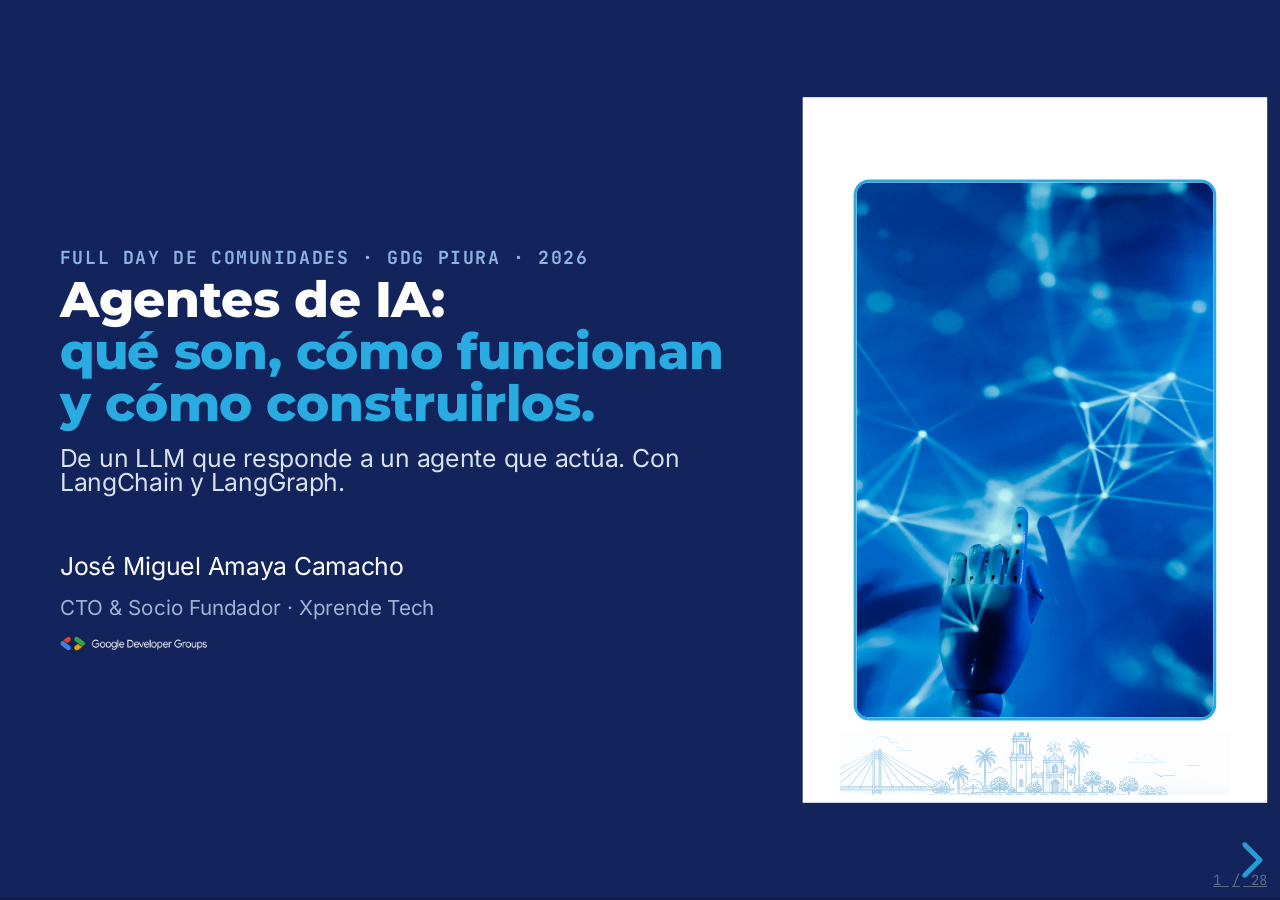
<file: agentes-de-ia/index.html>
<!doctype html>
<html lang="es">
<head>
<meta charset="utf-8">
<meta name="viewport" content="width=device-width, initial-scale=1">
<title>Agentes de IA · José Miguel Amaya</title>
<link rel="stylesheet" href="vendor/reveal/reset.css">
<link rel="stylesheet" href="vendor/reveal/reveal.css">
<link rel="stylesheet" href="vendor/reveal/highlight-theme.css">
<link rel="stylesheet" href="css/fonts.css">
<link rel="stylesheet" href="css/theme.css">
</head>
<body>
<div class="reveal"><div class="slides">

<!-- 1 PORTADA -->
<section class="navy" data-transition="fade">
  <div class="cover">
    <div class="left">
      <div class="kicker">Full Day de Comunidades · GDG Piura · 2026</div>
      <h1>Agentes de IA:<span class="two">qué son, cómo funcionan y cómo construirlos.</span></h1>
      <p class="sub">De un LLM que responde a un agente que actúa. Con LangChain y LangGraph.</p>
      <div class="who"><strong>José Miguel Amaya Camacho</strong><span>CTO &amp; Socio Fundador · Xprende Tech</span></div>
      <img src="assets/gdg-logo.png" alt="GDG" style="width:150px;margin-top:16px;opacity:.95">
    </div>
    <div class="right">
      <img class="port" src="assets/cover-agent.jpg" alt="">
      <img class="sky" src="assets/skyline.png" alt="">
    </div>
  </div>
  <aside class="notes">
    <p>"Buenos días. Soy Miguel Amaya. Hoy vamos a responder tres preguntas: ¿qué es un agente de IA?, ¿cómo funciona por dentro? y ¿cómo se construye? Con código: LangChain y LangGraph, y al final un mapa del resto del ecosistema."</p>
    <p>[acum 0:40]</p>
  </aside>
</section>

<!-- 2 QUIÉN SOY -->
<section class="light">
  <div class="pad">
    <div class="kicker" style="color:var(--navy)">Quién les habla</div>
    <h2>José Miguel Amaya — 15+ años construyendo software</h2>
    <div class="grid g2" style="margin-top:20px;align-items:center;grid-template-columns:340px 1fr">
      <img src="assets/miguel-square.png" alt="" style="width:100%;border-radius:14px;border:3px solid var(--cyan-l)">
      <ul style="font-size:.62em;line-height:1.7;margin:0;padding-left:1.1em">
        <li>CTO y socio fundador de <strong>Xprende Tech</strong>; fundador de <strong>Piura AI</strong> y <strong>Python Piura</strong>.</li>
        <li>Construyo agentes conversacionales en producción: LangChain, LangGraph, RAG.</li>
        <li>Tres años construyendo agentes conversacionales.</li>
      </ul>
    </div>
  </div>
  <aside class="notes">
    <p>"Vengo de construir agentes conversacionales en producción: LangChain, LangGraph, RAG. Llevo tres años en esto. Hoy no hablo de mis proyectos: comparto los fundamentos, para que puedan construir su primer agente."</p>
    <p>[acum 1:30]</p>
  </aside>
</section>

<!-- 3 EL RECORRIDO -->
<section class="dark">
  <div class="pad">
    <div class="kicker">El recorrido</div>
    <h2>Qué es, cómo funciona y cómo se construye</h2>
    <div class="grid g2" style="margin-top:16px">
      <div class="card n a-cyan"><div class="num" style="color:var(--cyan-l)">1</div><h3>Qué es un agente</h3><p>La diferencia con un LLM y con un workflow.</p></div>
      <div class="card n a-cyan"><div class="num" style="color:var(--cyan-l)">2</div><h3>Cómo funciona</h3><p>El bucle, las herramientas y la memoria.</p></div>
      <div class="card n a-cyan"><div class="num" style="color:var(--cyan-l)">3</div><h3>Cómo empezar a construir</h3><p>Un agente mínimo con LangChain.</p></div>
      <div class="card n a-cyan"><div class="num" style="color:var(--cyan-l)">4</div><h3>Otros frameworks</h3><p>Un mapa del ecosistema y cómo elegir.</p></div>
    </div>
    <p class="mt" style="color:#DCE6F5;font-weight:700;font-size:.55em">Al terminar, vas a poder construir un agente y ubicar el resto del ecosistema.</p>
  </div>
  <aside class="notes">
    <p>"Estos son los cuatro tramos de la charla: qué es un agente, cómo funciona, cómo se construye con código, y un mapa del resto del ecosistema. Todo apunta a que puedas construir el tuyo."</p>
    <p>"Antes de arrancar: ¿cuántos de ustedes ya construyeron algo con un LLM? Levanten la mano. Esa es la base de todo lo que viene."</p>
    <p>[acum 2:10]</p>
  </aside>
</section>

<!-- 4 LLM ES UNA FUNCIÓN -->
<section class="light">
  <div class="pad">
    <div class="kicker">Punto de partida</div>
    <h2>Un LLM es una función de texto</h2>
    <div style="display:flex;align-items:center;justify-content:center;gap:18px;margin:24px 0">
      <div class="card a-cyan" style="min-width:220px;text-align:center"><div class="mono" style="font-size:.6em">texto de entrada</div></div>
      <div style="font-size:1.4em;color:var(--cyan);font-weight:800">→</div>
      <div class="card a-navy" style="min-width:220px;text-align:center;background:var(--navy);border-color:var(--navy)"><div class="mono" style="font-size:.6em;color:#fff">texto de salida</div></div>
    </div>
    <div class="grid g3">
      <div class="card a-red"><h3>No recuerda</h3><p>Cada llamada es independiente. Nada persiste entre mensajes.</p></div>
      <div class="card a-amber"><h3>No decide</h3><p>No elige pasos: solo produce el texto más probable.</p></div>
      <div class="card a-red"><h3>No actúa</h3><p>No puede enviar un correo ni consultar una base de datos.</p></div>
    </div>
    <p class="mt" style="color:var(--navy);font-weight:800;font-size:.6em">Es como un genio brillante… pero encerrado, sin manos y sin memoria.</p>
  </div>
  <aside class="notes">
    <p>"Un modelo de lenguaje es, para nosotros, una función: entra texto, sale texto. No recuerda, no decide, no actúa."</p>
    <p>"Piénsalo como un genio encerrado en una habitación: sabe muchísimo, pero no tiene acceso a nada y olvida cada frase. Si le pides la hora, la inventa."</p>
    <p>[acum 3:00]</p>
  </aside>
</section>

<!-- 5 CADENA -->
<section class="light">
  <div class="pad">
    <div class="kicker">Paso 1 · la cadena</div>
    <h2>Encadenar: un prompt fijo que alimenta al modelo</h2>
    <div class="flow" style="margin-top:24px">
      <div class="step"><div class="n" style="color:var(--cyan)">Prompt</div><small>lo escribes tú</small></div>
      <div class="arrow">→</div>
      <div class="step"><div class="n" style="color:var(--navy)">Modelo</div><small>genera texto</small></div>
      <div class="arrow">→</div>
      <div class="step"><div class="n" style="color:var(--green)">Salida</div><small>resultado crudo</small></div>
    </div>
    <p style="font-size:.5em;margin-top:18px">Una cadena sirve para tareas repetibles: resumir, clasificar, extraer. El camino lo decides tú.</p>
    <div class="card a-amber" style="margin-top:10px"><p style="color:var(--ink);font-size:.55em;font-weight:700;margin:0">Pero el modelo no puede decir: "no sé, mejor busco en la base de datos".</p></div>
  </div>
  <aside class="notes">
    <p>"El primer paso es encadenarlo: un prompt fijo que alimenta al modelo. Eso es una cadena: como una receta fija, los pasos están escritos de antemano."</p>
    <p>"Sirve para tareas repetibles, pero el camino está escrito por ti: no hay decisiones. En el fondo, una cadena es el workflow más simple."</p>
    <p>[acum 3:50]</p>
  </aside>
</section>

<!-- 6 DE CADENA A AGENTE -->
<section class="dark">
  <div class="pad">
    <div class="kicker">Paso 2 · el agente</div>
    <h2>Un agente decide el siguiente paso</h2>
    <div class="card n a-cyan" style="margin-top:16px;border-color:var(--cyan-l)">
      <p style="color:#fff;font-size:.62em;font-weight:700;line-height:1.35;margin:0">Un agente es un modelo al que le das herramientas y un bucle: puede responder, o pedir una acción, y vuelve a pensar con el resultado.</p>
    </div>
    <div class="grid g2" style="margin-top:20px">
      <div class="card n"><h3 style="color:#7C8AA0">Cadena</h3><p>el camino lo escribes tú</p></div>
      <div class="card n a-green"><h3>Agente</h3><p>el camino lo decide el modelo</p></div>
    </div>
    <div class="card n" style="margin-top:16px;border-color:var(--cyan-l)"><p style="color:#DCE6F5;font-size:.5em;font-weight:700;margin:0">Regla práctica: si el camino es predecible, quédate en workflow; si el modelo debe decidir, sube a agente. Empieza por lo más simple.</p></div>
  </div>
  <aside class="notes">
    <p>"En un agente, el modelo decide el siguiente paso. Puede responder, o puede pedir una herramienta. La diferencia entre una cadena y un agente es quién decide el camino."</p>
    <p>"Regla práctica: si el camino es predecible, quédate en workflow; si el modelo debe decidir, sube a agente. Y empieza por lo más simple."</p>
    <p>[acum 4:50]</p>
  </aside>
</section>

<!-- 7 EL BUCLE -->
<section class="light">
  <div class="pad">
    <div class="kicker">El corazón</div>
    <h2>El bucle del agente (ReAct)</h2>
    <p class="lead">El patrón clásico: razonar y actuar en un ciclo. Hoy el modelo lo hace con tool calling nativo.</p>
    <img class="diagram" src="assets/diagram-loop.png" alt="El bucle del agente (ReAct)" style="max-height:400px">
    <p class="mt" style="color:var(--navy);font-weight:800;font-size:.6em">Es un ciclo, no una línea: el modelo decide el paso, la ejecución vive en tu código.</p>
  </div>
  <aside class="notes">
    <p>"Este es el corazón de la charla. El patrón clásico se llama ReAct, de razonar y actuar: el modelo alterna los dos hasta resolver la tarea."</p>
    <p>"Piénsalo como un becario con acceso a herramientas: le pides algo, decide si usar la calculadora, buscar en un archivo o preguntar, y con cada resultado vuelve a pensar. Contexto → razona → ¿pide una herramienta? → tu código la ejecuta → el resultado vuelve → repite → cuando ya no pide nada, responde. Es un ciclo, no una línea."</p>
    <p>"Aclaración: ReAct es el patrón conceptual. Los modelos modernos no escriben el 'pensamiento' en texto: devuelven la llamada ya estructurada (tool calling nativo). El ciclo es exactamente el mismo."</p>
    <p>"Pregunta al público: ¿han visto a un modelo inventar un dato con total seguridad? De eso nos protegen las herramientas."</p>
    <p>[acum 5:50]</p>
  </aside>
</section>

<!-- 8 ANATOMÍA MÍNIMA -->
<section class="light">
  <div class="pad">
    <div class="kicker">Las cuatro piezas</div>
    <h2>Todo agente tiene: cerebro, manos, memoria y sentidos</h2>
    <div class="grid g4" style="margin-top:20px">
      <div class="card a-cyan"><div class="num" style="color:var(--cyan)">1</div><h3>Cerebro</h3><p class="mono" style="color:var(--cyan)">Modelo</p><p>razona y redacta. Intercambiable por configuración.</p></div>
      <div class="card a-green"><div class="num" style="color:var(--green)">2</div><h3>Manos</h3><p class="mono" style="color:var(--green)">Herramientas</p><p>actúan en el mundo: APIs, base de datos, archivos.</p></div>
      <div class="card a-navy"><div class="num" style="color:var(--navy)">3</div><h3>Memoria</h3><p class="mono" style="color:var(--navy)">Estado</p><p>historial, hechos y checkpoints por conversación.</p></div>
      <div class="card a-amber"><div class="num" style="color:var(--amber)">4</div><h3>Sentidos</h3><p class="mono" style="color:var(--amber)">Contexto</p><p>lo que entra a la ventana en cada turno.</p></div>
    </div>
    <p class="mt" style="color:var(--navy);font-weight:800;font-size:.52em">A eso lo llamamos el arnés (harness): todo lo que rodea al modelo —prompt, herramientas, middleware— para darle el contexto correcto en el momento correcto.</p>
  </div>
  <aside class="notes">
    <p>"Todo agente tiene cuatro piezas: un cerebro (el modelo), unas manos (las herramientas), una memoria (el estado) y unos sentidos (el contexto que le entra en cada turno)."</p>
    <p>"A todo eso lo llamamos el arnés, el harness: agente es igual a modelo más arnés. El arnés es todo lo que rodea al bucle —el prompt, las herramientas y el middleware— y su trabajo es darle al modelo el contexto correcto en el momento correcto. Cambia el proveedor, cambia la base de datos, pero estas piezas se repiten."</p>
    <p>[acum 6:50]</p>
  </aside>
</section>

<!-- 9 TOOL CALLING -->
<section class="light">
  <div class="pad">
    <div class="kicker">Cómo funciona · tool calling</div>
    <h2>El modelo propone; tu código ejecuta.</h2>
    <img class="diagram" src="assets/diagram-toolcalling.png" alt="Tool calling" style="max-height:430px">
    <p class="mt" style="color:var(--navy);font-weight:800;font-size:.6em">Esa separación es lo que hace al agente seguro: el modelo propone, tú dispones.</p>
  </div>
  <aside class="notes">
    <p>"La herramienta se le presenta al modelo como un contrato: nombre, parámetros y para qué sirve. El modelo no toca tus sistemas: propone una llamada, algo como 'llama a execute_sql con query=...'. La ejecución vive en tu código, bajo tus reglas. Esa separación es lo que hace al agente seguro."</p>
    <p>"El modelo no 've' tus funciones: recibe su descripción en cada llamada, junto a los mensajes, y responde con una petición estructurada (tool_calls). Por eso una descripción clara es todo."</p>
    <p>"Pregunta: ¿a quién le ha pasado pedirle a un chatbot algo que no podía hacer?"</p>
    <p>[acum 8:00]</p>
  </aside>
</section>

<!-- 10 MENSAJES -->
<section class="light">
  <div class="pad">
    <div class="kicker">Cómo funciona · el estado</div>
    <h2>Por dentro, todo es una lista de mensajes</h2>
    <div class="grid" style="margin-top:18px;gap:12px">
      <div class="card a-navy" style="flex-direction:row;align-items:center;gap:20px"><div class="mono" style="font-size:.55em;color:var(--muted);min-width:170px">system</div><p style="margin:0">las reglas del agente</p></div>
      <div class="card a-cyan" style="flex-direction:row;align-items:center;gap:20px"><div class="mono" style="font-size:.55em;color:var(--cyan);min-width:170px">user</div><p style="margin:0">lo que pide la persona</p></div>
      <div class="card a-navy" style="flex-direction:row;align-items:center;gap:20px"><div class="mono" style="font-size:.55em;color:var(--navy);min-width:170px">assistant</div><p style="margin:0">lo que dice el modelo (y sus peticiones de tools)</p></div>
      <div class="card a-green" style="flex-direction:row;align-items:center;gap:20px"><div class="mono" style="font-size:.55em;color:var(--green);min-width:170px">tool</div><p style="margin:0">lo que devolvió la herramienta</p></div>
    </div>
    <p class="mt" style="color:var(--navy);font-weight:800;font-size:.52em">El turno del agente es esa lista creciendo (append-only): mensaje a mensaje, tool a tool. Por eso el contexto se llena y se paga.</p>
  </div>
  <aside class="notes">
    <p>"Por dentro, todo es una lista de mensajes. system (las reglas), user (lo que pide la persona), assistant (lo que dice el modelo, incluidas sus peticiones de herramientas) y tool (lo que devolvió la herramienta)."</p>
    <p>"Es como un chat: cada burbuja es un mensaje, y el turno del agente es esa lista creciendo. Los mensajes solo se añaden, nunca se reemplazan: es append-only."</p>
    <p>"Y como solo se añade, la lista crece en cada turno: por eso el contexto se llena, se paga, y hay que compactarlo (lo vemos enseguida)."</p>
    <p>[acum 8:50]</p>
  </aside>
</section>

<!-- 11 UN TURNO NARRADO -->
<section class="light">
  <div class="pad">
    <div class="kicker">Un turno, por dentro</div>
    <h2>"¿Cuánto vendimos en marzo?"</h2>
    <p class="lead">El modelo no sabe el dato: pide la herramienta, tu código consulta, y solo entonces responde.</p>
    <img class="diagram" src="assets/diagram-turn.png" alt="Un turno por dentro" style="max-height:405px">
    <p class="mt" style="color:var(--navy);font-weight:800;font-size:.55em">El modelo solo pidió la consulta; la ejecutó tu código, con tus permisos. Y si hace falta, encadena varias tools en el mismo turno.</p>
  </div>
  <aside class="notes">
    <p>"Veámoslo con un ejemplo: '¿Cuánto vendimos en marzo?'. En cuatro pasos: el modelo no sabe el dato; pide la herramienta; tu código consulta la base de datos; y solo entonces responde."</p>
    <p>"Por debajo, el turno es una lista de mensajes que crece: system (las reglas), user (la pregunta), assistant (pide execute_sql), tool (el resultado: 42150) y assistant (la respuesta: 42.150)."</p>
    <p>"Y no es solo para una tool: si la tarea lo pide, el agente encadena varias en el mismo turno. Como pedir '¿cuánto es 312.5 × 4.2 y cuántas palabras tiene este texto?': primero llama a una calculadora y recibe 1312.5; luego a un contador y recibe 5; y solo entonces, con ambos resultados, redacta. Dos herramientas, un solo turno, sin que el modelo ejecute nada."</p>
    <p>"El modelo solo pidió la consulta; la ejecutó tu código, con tus permisos."</p>
    <p>[acum 9:50]</p>
  </aside>
</section>

<!-- 12 CONTROL DE FLUJO -->
<section class="light">
  <div class="pad">
    <div class="kicker">Cómo funciona · el freno</div>
    <h2>Un bucle necesita un freno</h2>
    <div class="grid g3" style="margin-top:20px">
      <div class="card a-green"><h3>¿Cuándo termina?</h3><p>Cuando el modelo ya no pide herramientas. Ese es el criterio por defecto.</p></div>
      <div class="card a-red"><h3>Límites</h3><p>Máximo de iteraciones, tiempo y costo. Un bucle sin freno es un error de diseño.</p></div>
      <div class="card a-amber"><h3>Errores</h3><p>Si una tool falla, el resultado vuelve como mensaje y el modelo puede corregir.</p></div>
    </div>
    <p class="mt" style="color:var(--navy);font-weight:800;font-size:.6em">Predecible o no, el agente siempre debe poder parar.</p>
  </div>
  <aside class="notes">
    <p>"Si el agente puede repetir, ¿cómo termina? Cuando el modelo ya no pide herramientas. Y hay que ponerle límites: número máximo de iteraciones, tiempo, costo. Un bucle sin freno es un error de diseño, no un bug."</p>
    <p>[acum 10:40]</p>
  </aside>
</section>

<!-- 13 MEMORIA -->
<section class="dark">
  <div class="pad">
    <div class="kicker">Cómo funciona · el recurso escaso</div>
    <h2>Cómo recuerda un agente</h2>
    <div class="grid g4" style="margin-top:20px">
      <div class="card n a-cyan"><h3>Ventana</h3><p>El contexto es finito y se paga. Lo que no entra, no lo sabe.</p></div>
      <div class="card n a-green"><h3>Historial</h3><p>Se guarda la conversación y se reenvía en cada turno.</p></div>
      <div class="card n a-amber"><h3>Corto plazo (el hilo)</h3><p>Guarda el estado de la conversación: continuar la charla y reanudar tras una pausa.</p></div>
      <div class="card n a-cyan"><h3>Largo plazo (entre hilos)</h3><p>Guarda hechos y preferencias que cruzan conversaciones.</p></div>
    </div>
    <p class="mt" style="color:var(--cyan-l);font-weight:800;font-size:.53em">Dos memorias: la del hilo (corto plazo) y la de entre hilos (largo plazo). Y cuando el contexto crece, se compacta (compaction).</p>
  </div>
  <aside class="notes">
    <p>"Un agente no trae memoria: hay que dársela. Y el contexto es el recurso escaso."</p>
    <p>"Funciona como tu memoria: recuerdas la conversación de hoy (corto plazo); y también sabes cosas de una persona de siempre (largo plazo). Son dos memorias distintas."</p>
    <p>"Y cuando el historial se hace largo, se resume: eso se llama compactación, compaction. Resumes lo viejo para liberar la ventana sin perder el hilo."</p>
    <p>[acum 11:40]</p>
  </aside>
</section>

<!-- 14 CONTEXTO, ESTADO Y MEMORIA -->
<section class="light">
  <div class="pad">
    <div class="kicker">Cómo funciona · las palabras</div>
    <h2>Contexto, estado y memoria no son lo mismo</h2>
    <div class="grid g4" style="margin-top:20px">
      <div class="card a-cyan"><h3>Contexto (ventana)</h3><p>Lo que el modelo ve en un turno: system, historial y reglas. Es finito y se paga.</p></div>
      <div class="card a-navy"><h3>Estado</h3><p>Los mensajes acumulados de la conversación: lo que llevamos en el hilo.</p></div>
      <div class="card a-amber"><h3>Memoria</h3><p>Lo que sobrevive entre turnos: corto plazo (el hilo) y largo plazo (entre hilos).</p></div>
      <div class="card a-green"><h3>Hilo (thread)</h3><p>Una conversación con identidad propia, separada de las demás por su id.</p></div>
    </div>
    <p class="mt" style="color:var(--navy);font-weight:800;font-size:.55em">El contexto es lo que el modelo ve ahora; el estado, lo que llevamos; la memoria, lo que guardamos.</p>
  </div>
  <aside class="notes">
    <p>"Estas cuatro palabras se confunden todo el tiempo, así que fijémoslas."</p>
    <p>"El contexto —o la ventana— es lo que el modelo ve en un turno: el system, el historial y las reglas. Es finito y se paga. El estado son los mensajes acumulados de la conversación: lo que llevamos en el hilo. La memoria es lo que sobrevive entre turnos: corto plazo (el hilo) y largo plazo (entre hilos). Y el hilo es una conversación con identidad propia, separada de las demás."</p>
    <p>"En una frase: el contexto es lo que el modelo ve ahora; el estado, lo que llevamos; la memoria, lo que guardamos."</p>
    <p>[acum 12:30]</p>
  </aside>
</section>

<!-- 15 HUMAN IN THE LOOP -->
<section class="light">
  <div class="pad">
    <div class="kicker">Cómo funciona · la persona</div>
    <h2>El humano también está en el bucle</h2>
    <div class="flow" style="margin-top:22px">
      <div class="step"><div class="n" style="color:var(--navy);font-size:.55em">El agente decide</div><small>quiere enviar un correo</small></div>
      <div class="arrow">→</div>
      <div class="step"><div class="n" style="color:var(--amber);font-size:.55em">Se pausa</div><small>antes de la acción sensible</small></div>
      <div class="arrow">→</div>
      <div class="step"><div class="n" style="color:var(--green);font-size:.55em">Tú decides</div><small>apruebas, editas o rechazas</small></div>
      <div class="arrow">→</div>
      <div class="step"><div class="n" style="color:var(--cyan);font-size:.55em">Continúa</div><small>con tu decisión</small></div>
    </div>
    <div class="card a-cyan" style="margin-top:20px"><p style="color:var(--navy);font-size:.52em;font-weight:700;margin:0;line-height:1.4">Con esto cierro la teoría: ya sabes cómo funciona un agente. Ahora, cómo se construye.</p></div>
  </div>
  <aside class="notes">
    <p>"Y la pieza que muchos olvidan: el humano. Un agente serio puede pausar antes de una acción sensible —enviar un correo, ejecutar un pago— y esperar aprobación. Con esto cierro la teoría: ya sabes cómo funciona. Ahora, cómo se construye."</p>
    <p>[acum 13:10]</p>
  </aside>
</section>

<!-- 16 EL STACK -->
<section class="light">
  <div class="pad">
    <div class="kicker">Construir · el stack 2026</div>
    <h2>LangChain, LangGraph y LangSmith</h2>
    <div class="grid g3" style="margin-top:18px">
      <div class="card a-cyan"><h3>LangChain</h3><p class="mono" style="color:var(--cyan)">agentes con poco código</p><p>Un agente en una función: create_agent. Mil integraciones.</p></div>
      <div class="card a-navy"><h3>LangGraph</h3><p class="mono" style="color:var(--navy)">control explícito del flujo</p><p>Cuando lo necesitas: estado, ciclos, persistencia, interrupciones.</p></div>
      <div class="card a-green"><h3>LangSmith</h3><p class="mono" style="color:var(--green)">la observabilidad</p><p>Ver cada paso, cada tool y cada token.</p></div>
    </div>
    <p class="mt" style="color:var(--navy);font-weight:800;font-size:.55em">Dato 2026: create_react_agent se deprecó; el estándar ahora es create_agent.</p>
  </div>
  <aside class="notes">
    <p>"Herramientas concretas. LangChain te da un agente listo en una función. LangGraph te da el control del flujo cuando lo necesitas. Y LangSmith observa. Dato 2026: create_react_agent se deprecó; el estándar ahora es create_agent."</p>
    <p>"Pregunta: ¿quién ha usado LangChain o LangGraph antes?"</p>
    <p>[acum 14:10]</p>
  </aside>
</section>

<!-- 17 EL AGENTE MÍNIMO -->
<section class="light">
  <div class="pad">
    <div class="kicker">LangChain v1 · el mínimo</div>
    <h2>El agente mínimo</h2>
    <div style="display:flex;gap:24px;margin-top:16px">
      <div class="term" style="flex:1.2;align-self:flex-start">
        <div class="bar"><div class="dots"><span style="background:#F87171"></span><span style="background:#F5A623"></span><span style="background:#7AC943"></span></div><span class="fname">agent.py</span></div>
        <div class="body"><span class="c">agent</span> = <span class="g">create_agent</span>(
    <span class="c">model</span>=<span class="g">"openai:gpt-5"</span>,
    <span class="c">tools</span>=[...],
    <span class="c">system_prompt</span>=<span class="g">"..."</span>,
)</div>
      </div>
      <div style="flex:1;display:flex;flex-direction:column;gap:12px">
        <div class="card a-cyan"><h3>Rol y objetivo</h3><p>Quién es y qué debe lograr.</p></div>
        <div class="card a-red"><h3>Reglas y límites</h3><p>Qué puede y qué no; cuándo pausar. No inventar: usar una tool o decirlo.</p></div>
        <div class="card a-amber"><h3>Formato y tono</h3><p>Cómo responde: idioma, longitud y estilo.</p></div>
      </div>
    </div>
    <p class="mt" style="color:var(--navy);font-weight:800;font-size:.52em">create_agent arma el grafo por dentro; el system_prompt son las reglas del agente.</p>
  </div>
  <aside class="notes">
    <p>"Un agente completo son cuatro líneas: create_agent(model, tools, system_prompt). Y nada más. La herramienta la escribes con @tool; LangChain se encarga del bucle."</p>
    <p>"Y el system_prompt son las reglas: rol y objetivo; reglas y límites; formato y tono; y qué hacer cuando no sabe —no inventar, usar una herramienta o decirlo—."</p>
    <p>"Por dentro, create_agent arma un grafo: manda el mensaje al modelo; si pide una herramienta, la ejecuta y le devuelve el resultado; y repite hasta que el modelo responde sin pedir nada."</p>
    <p>[acum 15:40]</p>
  </aside>
</section>

<!-- 18 TOOLS -->
<section class="light">
  <div class="pad">
    <div class="kicker">LangChain v1 · herramientas</div>
    <h2>Una tool: decorador, tipos y docstring</h2>
    <div style="display:flex;gap:24px;margin-top:16px">
      <div class="term" style="flex:1.2;align-self:flex-start">
        <div class="bar"><div class="dots"><span style="background:#F87171"></span><span style="background:#F5A623"></span><span style="background:#7AC943"></span></div><span class="fname">tools.py</span></div>
        <div class="body"><span class="g">@tool</span>
<span class="c">def</span> calculator(
    a: <span class="c">float</span>, b: <span class="c">float</span>,
    operation: <span class="c">Literal</span>["add", "multiply", ...],
) -&gt; <span class="c">float</span>:
    <span class="d">"""Perform arithmetic on two numbers."""</span>
    <span class="c">return</span> a * b</div>
      </div>
      <div style="flex:1;display:flex;flex-direction:column;gap:12px">
        <div class="card a-cyan"><h3>Nombre</h3><p>si es descriptivo, el modelo lo entiende</p></div>
        <div class="card a-navy"><h3>Tipos</h3><p>los argumentos son un contrato validado</p></div>
        <div class="card a-green"><h3>Docstring</h3><p>el prompt que decide SI y COMO usarla</p></div>
      </div>
    </div>
    <p class="mt" style="color:var(--navy);font-weight:800;font-size:.5em">Lo que decide cuándo se usa una tool es su descripción, no su código. Pocas tools, nombres claros y errores útiles.</p>
  </div>
  <aside class="notes">
    <p>"La herramienta: un decorador, tipos en los parámetros y un docstring claro. Eso es todo lo que necesita el modelo para usarla bien. Argumentos tipados = contrato; docstring = prompt."</p>
    <p>"Y lo que decide cuándo se usa una tool no es su código: es su descripción. Por eso: pocas herramientas bien documentadas, nombres claros y errores útiles. La descripción de las tools es el prompt que más importa."</p>
    <p>[acum 16:30]</p>
  </aside>
</section>

<!-- 19 MODELO, MIDDLEWARE Y SALIDA -->
<section class="light">
  <div class="pad">
    <div class="kicker" style="color:var(--navy)">LangChain v1 · configuración y salida</div>
    <h2>Modelo sustituible, middleware y salida</h2>
    <div style="display:flex;gap:24px;margin-top:16px">
      <div class="term" style="flex:1.2;align-self:flex-start">
        <div class="bar"><div class="dots"><span style="background:#F87171"></span><span style="background:#F5A623"></span><span style="background:#7AC943"></span></div><span class="fname">model.py</span></div>
        <div class="body"><span class="c">model</span> = <span class="g">"openai:gpt-5"</span>
<span class="d"># o anthropic:..., google:..., ollama:...</span>

<span class="c">agent</span> = <span class="g">create_agent</span>(
    <span class="c">model</span>=<span class="c">model</span>,
    <span class="c">tools</span>=[...],
    <span class="c">middleware</span>=[...],
    <span class="c">response_format</span>=<span class="g">Answer</span>,
)</div>
      </div>
      <div style="flex:1;display:flex;flex-direction:column;gap:10px">
        <div class="card a-cyan" style="padding:16px 20px"><h3 style="font-size:.8em">Modelo sustituible</h3><p style="font-size:.38em">Cambia de proveedor con una línea: <span class="mono">init_chat_model</span> unifica la interfaz, y las content blocks dan un formato común a texto, imágenes y más.</p></div>
        <div class="card a-green" style="padding:16px 20px"><h3 style="font-size:.8em">Middleware</h3><p style="font-size:.38em">Hooks antes y después del modelo, y de cada tool: contexto, guardrails (PII), aprobación, resiliencia y subagentes. No es un runtime aparte.</p></div>
        <div class="card a-navy" style="padding:16px 20px"><h3 style="font-size:.8em">Salida</h3><p style="font-size:.38em">Estructurada (Pydantic, <span class="mono">response_format → structured_response</span>) para integrar; y streaming para ver la respuesta en vivo.</p></div>
      </div>
    </div>
    <p class="mt" style="color:var(--navy);font-weight:800;font-size:.5em">El modelo se cambia con una línea; el middleware extiende el bucle; la salida se adapta a tu sistema.</p>
  </div>
  <aside class="notes">
    <p>"Tres ideas. Una: el modelo es una pieza sustituible. openai:gpt-5 es solo una cadena de texto; init_chat_model te deja cambiar de proveedor con una línea, y las content blocks dan un formato común a las salidas."</p>
    <p>"Dos: el middleware. Hooks que se enganchan antes y después del modelo, y antes y después de cada tool: gestión de contexto, guardrails (PII), aprobación humana, resiliencia y subagentes. Corre dentro del mismo grafo."</p>
    <p>"Tres: la salida. Estructurada con Pydantic (response_format → structured_response) para integrarla con tu sistema, y streaming para ver la respuesta en vivo. Analogía: la salida estructurada es como pedir un formulario relleno en vez de una carta libre."</p>
    <p>[acum 17:50]</p>
  </aside>
</section>

<!-- 20 SEGURIDAD -->
<section class="light">
  <div class="pad">
    <div class="kicker">Construir · seguridad</div>
    <h2>El modelo propone, tú dispones</h2>
    <div class="grid g2" style="margin-top:18px">
      <div class="card a-navy"><h3>Mínimo privilegio</h3><p>Las tools corren con tus permisos y tus límites, nunca con los del modelo.</p></div>
      <div class="card a-cyan"><h3>Validación</h3><p>Valida los argumentos antes de ejecutar: el modelo puede equivocarse.</p></div>
      <div class="card a-red"><h3>Prompt injection</h3><p>El contenido externo (documentos, web) son datos, no órdenes.</p></div>
      <div class="card a-green"><h3>Guardrails y humano</h3><p>Middleware para datos sensibles (PII) y aprobación en acciones críticas.</p></div>
    </div>
    <p class="mt" style="color:var(--navy);font-weight:800;font-size:.55em">El modelo decide; la ejecución y el permiso viven en tu código.</p>
  </div>
  <aside class="notes">
    <p>"Como el modelo propone y tu código ejecuta, la seguridad vive en tu código. Cuatro ideas."</p>
    <p>"Uno: mínimo privilegio — las herramientas corren con tus permisos y límites, nunca con los del modelo. Dos: valida los argumentos antes de ejecutar. Tres: prompt injection — el contenido externo, un documento o una web, son datos, no órdenes; no dejes que secuestren al agente. Y cuatro: guardrails para datos sensibles (PII) y aprobación humana en acciones críticas."</p>
    <p>"En una frase: el modelo decide; la ejecución y el permiso viven en tu código."</p>
    <p>"Analogía: mínimo privilegio es darle a un becario la llave de un cajón, no la del edificio."</p>
    <p>[acum 18:50]</p>
  </aside>
</section>

<!-- 21 LANGGRAPH: CONTROL CUANDO LO NECESITAS -->
<section class="light">
  <div class="pad">
    <div class="kicker">LangGraph · control explícito</div>
    <h2>LangGraph: control cuando lo necesitas</h2>
    <img class="diagram" src="assets/diagram-langgraph.png" alt="Grafo con estado de LangGraph" style="max-height:415px">
    <p class="mt" style="color:var(--navy);font-weight:800;font-size:.5em">create_agent cubre el 80%; baja a LangGraph cuando necesites este control. El detalle de cada pieza merece su propio espacio.</p>
  </div>
  <aside class="notes">
    <p>"create_agent cubre el 80%. ¿Cuándo bajas a LangGraph? Cuando necesitas control explícito: ramas condicionales, varios agentes, ciclos con reglas propias o interrupciones en puntos exactos. LangChain para arrancar; LangGraph para orquestar."</p>
    <p>"LangGraph es un grafo con estado: un estado tipado, nodos (pasos) y aristas que deciden a dónde ir. Añade memoria (checkpointer por hilo, store entre hilos) y el humano en el bucle (pausa, aprueba y reanuda)."</p>
    <p>"El detalle de cada pieza —grafo, persistencia, interrupt— merece su propio espacio; aquí quédate con la idea: es la caja de herramientas para cuando el bucle estándar no alcanza."</p>
    <p>[acum 20:10]</p>
  </aside>
</section>

<!-- 22 RAG COMO TOOL -->
<section class="light">
  <div class="pad">
    <div class="kicker">La recuperación (RAG)</div>
    <h2>La recuperación: responder con tus datos</h2>
    <img class="diagram" src="assets/diagram-rag.png" alt="Pipeline de RAG" style="max-height:355px">
    <div class="card a-cyan" style="margin-top:18px;padding:22px 26px"><p style="color:var(--navy);font-size:.5em;font-weight:700;margin:0;line-height:1.55">La recuperación conecta al agente con tus datos: fragmentas los documentos, los guardas como embeddings en un índice y traes los fragmentos más parecidos. Cómo buscar bien merece su propio espacio.</p></div>
  </div>
  <aside class="notes">
    <p>"La recuperación, el RAG: son las siglas de Retrieval-Augmented Generation, recuperar información y añadirla al contexto del modelo."</p>
    <p>"Es como cuando contestas un examen con apuntes: buscas el dato que necesitas y lo usas para responder, en vez de fiarte de la memoria. El agente decide cuándo buscar; y cómo buscar bien y cuándo callar van aparte. Quédate con la idea: responde con tus datos, no con imaginación."</p>
    <p>"Por dentro: tus documentos se parten en fragmentos; cada uno se convierte en un vector (embedding) y se guarda en un índice. Ante una pregunta, se buscan los fragmentos más parecidos y se añaden al contexto. El agente decide cuándo buscar; la profundidad de RAG merece su propio espacio."</p>
    <p>[acum 21:00]</p>
  </aside>
</section>

<!-- 23 BLUEPRINT -->
<section class="light">
  <div class="pad">
    <div class="kicker">Construir · el plano</div>
    <h2>El agente completo, de una pieza</h2>
    <img class="diagram" src="assets/diagram-blueprint.png" alt="El agente completo: modelo y arnés" style="max-height:480px">
    <p class="mt" style="color:var(--navy);font-weight:800;font-size:.55em">Ese es el agente: el modelo y su arnés (instrucciones, herramientas, middleware y memoria). Lo demás —RAG, canales, observabilidad— se conecta alrededor.</p>
  </div>
  <aside class="notes">
    <p>"Recapitulemos con el plano: un agente completo es un modelo, con instrucciones, herramientas, middleware y memoria. Todo eso junto —el modelo y su arnés— es el agente."</p>
    <p>"Lo demás —la recuperación, los canales, la observabilidad— no es el agente: se conecta alrededor."</p>
    <p>[acum 22:00]</p>
  </aside>
</section>

<!-- 24 EL AGENTE NO VIVE SOLO -->
<section class="light">
  <div class="pad">
    <div class="kicker">Alrededor del agente</div>
    <h2>El agente no vive solo</h2>
    <p class="lead">Ya tienes el núcleo: un modelo que decide, con herramientas, memoria y un lazo humano. A su alrededor hay cuatro piezas más; hoy solo las nombramos.</p>
    <div class="grid g2" style="margin-top:12px">
      <div class="card a-cyan"><h3>Canales</h3><p>Por dónde entra y sale el mensaje: WhatsApp, Telegram, web. Cada canal solo traduce.</p></div>
      <div class="card a-navy"><h3>Núcleo</h3><p>La pieza que recibe, junta mensajes seguidos, guarda y arma el contexto antes de pensar.</p></div>
      <div class="card a-green"><h3>Observabilidad</h3><p>Ver cada turno por dentro: qué nodo corrió, qué herramienta se llamó, cuántos tokens.</p></div>
      <div class="card a-amber"><h3>Evaluación</h3><p>Medir si el agente acierta: ¿eligió bien la herramienta?, ¿la respuesta salió de los datos?</p></div>
    </div>
    <p class="mt" style="color:var(--navy);font-weight:800;font-size:.55em">Cuatro nombres para reconocerlos; cada uno merece su propio espacio.</p>
  </div>
  <aside class="notes">
    <p>"Un agente no vive solo. Lo que construiste es el núcleo. A su alrededor hay cuatro piezas que hoy solo nombro para que las reconozcas."</p>
    <p>"Canales: por dónde entra y sale el mensaje (WhatsApp, Telegram, web); cada canal solo traduce. Núcleo: la pieza que recibe, junta mensajes seguidos y arma el contexto antes de pensar. Observabilidad: ver cada turno por dentro —qué nodo corrió, qué herramienta se llamó, cuántos tokens—. Evaluación: medir si el agente acierta —¿eligió bien la herramienta?, ¿la respuesta salió de los datos?—."</p>
    <p>"Cada una merece su propio espacio. Quédate con los nombres."</p>
    <p>[acum 23:20]</p>
  </aside>
</section>

<!-- 25 PROTOCOLOS -->
<section class="light">
  <div class="pad">
    <div class="kicker">Protocolos · estándares</div>
    <h2>MCP y A2A no son frameworks</h2>
    <p class="lead">Un framework construye y orquesta tu agente. Un protocolo es un contrato para conectarlo con el exterior. No compiten: se combinan.</p>
    <div class="grid g2" style="margin-top:14px">
      <div class="card a-cyan"><h3>MCP</h3><p class="mono" style="color:var(--cyan);font-size:.5em;margin:.25em 0 .5em">Model Context Protocol</p><p>Cómo un agente se conecta a <strong>herramientas y datos</strong>. El enchufe universal: describes la tool una vez y cualquier agente la usa.</p></div>
      <div class="card a-green"><h3>A2A</h3><p class="mono" style="color:var(--green);font-size:.5em;margin:.25em 0 .5em">Agent-to-Agent</p><p>Cómo un agente <strong>habla con otro</strong> agente. Un idioma y una tarjeta de presentación comunes entre agentes.</p></div>
    </div>
    <p class="mt" style="color:var(--navy);font-weight:800;font-size:.55em">Framework = cómo construyes tu agente. Protocolo = cómo se conecta con lo demás.</p>
  </div>
  <aside class="notes">
    <p>"Antes de cerrar, una distinción que confunde mucho: MCP y A2A no son frameworks. Un framework construye y orquesta tu agente; un protocolo es un contrato para conectarlo con el exterior. No compiten: se combinan."</p>
    <p>"MCP, Model Context Protocol: cómo un agente se conecta a herramientas y datos. Como el enchufe universal: describes la herramienta una vez y cualquier agente la usa. A2A, Agent-to-Agent: cómo un agente habla con otro; un idioma y una tarjeta de presentación comunes."</p>
    <p>"En una frase: el framework es cómo construyes tu agente; el protocolo, cómo se conecta con lo demás."</p>
    <p>[acum 24:20]</p>
  </aside>
</section>

<!-- 26 OTROS FRAMEWORKS -->
<section class="light">
  <div class="pad" style="gap:.25em">
    <div class="kicker">El ecosistema · 2026</div>
    <h2 style="font-size:1.1em">Existen más frameworks: elige por filosofía</h2>
    <p class="lead" style="font-size:.56em">Ya viste LangChain y LangGraph. El resto se elige por el problema, no por la moda.</p>
    <div class="grid g3" style="margin-top:6px;gap:10px">
      <div class="card a-green" style="padding:12px 16px"><p class="muted" style="margin:0">Roles y equipos</p><h3 style="font-size:.6em">CrewAI</h3></div>
      <div class="card a-amber" style="padding:12px 16px"><p class="muted" style="margin:0">Datos y RAG</p><h3 style="font-size:.6em">LlamaIndex</h3></div>
      <div class="card a-navy" style="padding:12px 16px"><p class="muted" style="margin:0">Tipado y validación</p><h3 style="font-size:.6em">Pydantic AI</h3></div>
      <div class="card a-cyan" style="padding:12px 16px"><p class="muted" style="margin:0">Conversación</p><h3 style="font-size:.6em">AutoGen · Microsoft Agent Framework</h3></div>
      <div class="card a-navy" style="padding:12px 16px"><p class="muted" style="margin:0">Tu nube</p><h3 style="font-size:.6em">ADK · Strands · OpenAI SDK</h3></div>
      <div class="card a-cyan" style="padding:12px 16px"><p class="muted" style="margin:0">Mínimo y TypeScript</p><h3 style="font-size:.6em">smolagents · Mastra · Vercel</h3></div>
    </div>
    <p class="mt" style="color:var(--navy);font-weight:800;font-size:.5em">Y a veces la respuesta es ningún framework: el SDK del proveedor y código propio.</p>
  </div>
  <aside class="notes">
    <p>"Ya vimos LangChain y LangGraph, pero no son los únicos. El ecosistema se elige por filosofía, no por moda. ¿Equipos con roles? CrewAI. ¿Datos y RAG? LlamaIndex. ¿Tipado y validación? Pydantic AI. ¿Conversación o multi-agente? AutoGen y el Microsoft Agent Framework. ¿En tu nube? ADK, Strands u OpenAI SDK. ¿Código mínimo o TypeScript? smolagents, Mastra o Vercel."</p>
    <p>"Y a veces la respuesta correcta no es ningún framework: el SDK del proveedor y código propio."</p>
    <p>[acum 25:20]</p>
  </aside>
</section>

<!-- 27 CINCO IDEAS -->
<section class="dark">
  <div class="pad">
    <div class="kicker">Para llevar</div>
    <h2>Cinco ideas</h2>
    <ol style="font-size:.6em;line-height:1.9;padding-left:1.1em;margin-top:10px" id="ideas-list"></ol>
  </div>
  <aside class="notes">
    <p>"Un agente es modelo + herramientas + bucle con estado. El modelo propone; tu código ejecuta, bajo tus reglas. Una buena descripción decide cuándo se usa una tool. Empieza con create_agent y baja a LangGraph cuando necesites control. Y el contexto es el recurso escaso."</p>
    <p>[acum 26:20]</p>
  </aside>
</section>

<!-- 28 CIERRE -->
<section class="dark" data-transition="fade">
  <div class="pad" style="justify-content:center">
    <h1 style="font-size:2.4em;color:var(--cyan-l)">Gracias.</h1>
    <p class="lead" style="color:#DCE6F5;margin-top:.3em">Ya tienes el mapa para construir tu primer agente.</p>
    <p style="color:#8FB3E0;font-size:.5em;margin-top:.5em">Gracias a GDG Piura por la invitación.</p>
    <div style="width:180px;height:4px;background:#2A3B5C;margin:.9em 0"></div>
    <p style="font-size:.46em"><strong style="color:#fff">José Miguel Amaya Camacho</strong><br><span style="color:var(--cyan-l)">linkedin.com/in/miguelamaya99 · github.com/joseamaya · joseamaya.github.io</span></p>
  </div>
  <aside class="notes">
    <p>"Gracias. Ya tienes el mapa para construir tu primer agente."</p>
    <p>[acum 27:10]</p>
  </aside>
</section>

</div></div>

<script src="vendor/reveal/reveal.js"></script>
<script src="vendor/reveal/notes.js"></script>
<script src="vendor/reveal/highlight.js"></script>
<script src="vendor/reveal/search.js"></script>
<script src="vendor/reveal/zoom.js"></script>
<script src="js/data.js"></script>
<script src="js/deck.js"></script>
<script>
  const ideas = (window.DECK.ideas || []);
  const ol = document.getElementById("ideas-list");
  ideas.forEach((t) => { const li = document.createElement("li"); li.textContent = t; ol.appendChild(li); });
</script>
</body>
</html>
</file>
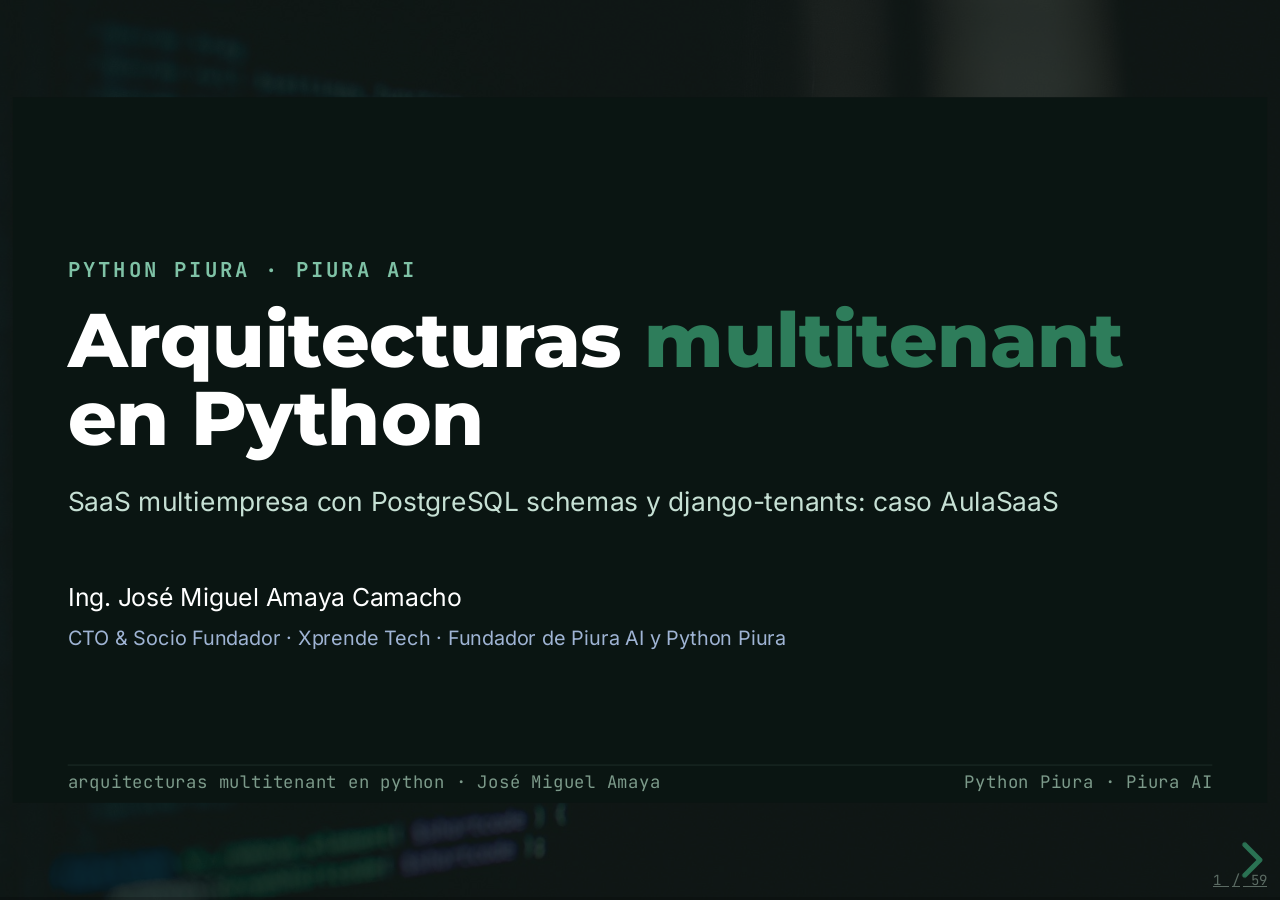
<file: arquitecturas-multitenant-en-python/index.html>
<!doctype html>
<html lang="es">
<head>
<meta charset="utf-8">
<meta name="viewport" content="width=device-width, initial-scale=1">
<title>Arquitecturas multitenant en Python · José Miguel Amaya</title>
<meta name="description" content="Cómo construir SaaS multiempresa en Python: los 3 patrones de aislamiento, PostgreSQL schemas, django-tenants y operación en producción. Caso práctico: AulaSaaS. Charla de José Miguel Amaya (Python Piura · Piura AI).">
<link rel="canonical" href="https://joseamaya.github.io/arquitecturas-multitenant-en-python/">
<meta property="og:type" content="website">
<meta property="og:title" content="Arquitecturas multitenant en Python">
<meta property="og:description" content="Los 3 patrones de aislamiento, PostgreSQL schemas, django-tenants y operación en producción, con el caso AulaSaaS.">
<meta property="og:url" content="https://joseamaya.github.io/arquitecturas-multitenant-en-python/">
<link rel="icon" type="image/png" href="assets/favicon.png">
<link rel="stylesheet" href="vendor/reveal/reset.css">
<link rel="stylesheet" href="vendor/reveal/reveal.css">
<link rel="stylesheet" href="vendor/reveal/highlight-theme.css">
<link rel="stylesheet" href="css/fonts.css">
<link rel="stylesheet" href="css/theme.css">
<style>
  .reveal pre{font-size:.46em}
  .ide pre{font-size:.44em}
  .cl{display:block}
  .cl.hl{background:rgba(12,75,51,.18);box-shadow:-8px 0 0 rgba(12,75,51,.18);border-radius:4px}
  .cap{font-family:'JetBrains Mono',monospace;font-size:.4em;font-weight:700;letter-spacing:.06em;text-transform:uppercase;color:var(--muted);margin:.35em 0 .15em}
  section.dark .cap,section.navy .cap{color:#7FC2A6}
  .big-q{font-family:'Montserrat',sans-serif;font-weight:800;font-size:1.5em;color:var(--ink);line-height:1.08;margin:0}
  .layers{display:flex;flex-direction:column;gap:10px}
  .layers .ly{display:flex;align-items:center;gap:14px;border:1px solid var(--line);border-radius:12px;padding:12px 16px;background:#fff}
  .layers .ly b{font-family:'JetBrains Mono',monospace;font-size:.44em;color:var(--django-ink);min-width:11em}
  .layers .ly span{font-size:.46em;color:var(--body)}
  section.light .kicker{color:var(--django-ink)}
  @media (prefers-reduced-motion: reduce){
    .reveal .fragment{transition:none!important}
    .reveal .slides section{transition:none!important}
  }
</style>
</head>
<body>
<noscript>
  <style>
    .reveal{position:static;height:auto}
    .reveal .slides{position:static;width:auto;height:auto;transform:none!important}
    .reveal .slides>section{display:block;position:relative;min-height:0;height:auto;padding:40px 24px;border-bottom:1px solid #d8e6de}
    .reveal .foot{display:none}
  </style>
  <p style="font-family:sans-serif;padding:16px;background:#0A1512;color:#fff;margin:0">Esta presentación usa JavaScript (Reveal.js) para navegar. Aquí está el contenido completo.</p>
</noscript>
<div class="reveal"><div class="slides">

<!-- 1 Portada -->
<section class="navy" data-background-image="assets/bg-code.jpg" data-background-opacity="0.16" data-background-transition="fade">
  <div class="pad">
    <div class="kicker" style="color:#7FC2A6">Python Piura · Piura AI</div>
    <h1 style="font-size:1.85em;line-height:1.03">Arquitecturas <span style="color:var(--django-l)">multitenant</span> en Python</h1>
    <p class="lead" style="color:#C6E0D4;font-size:.64em;margin-top:.6em">SaaS multiempresa con PostgreSQL schemas y django-tenants: caso AulaSaaS</p>
    <div style="margin-top:1.1em">
      <strong style="color:#fff;font-size:.6em;display:block">Ing. José Miguel Amaya Camacho</strong>
      <span style="color:#9FB4D4;font-size:.48em">CTO &amp; Socio Fundador · Xprende Tech · Fundador de Piura AI y Python Piura</span>
    </div>
  </div>
  <aside class="notes">⏱ 30 s · Promesa: entender los tres modelos de aislamiento y montar un SaaS multiempresa real con django-tenants, incluyendo la parte que casi nadie explica: operación, migraciones y seguridad.</aside>
</section>

<!-- 2 Quién soy -->
<section class="light">
  <div class="pad">
    <div class="kicker">Quién les habla</div>
    <h2>José Miguel Amaya — SaaS y multitenancy</h2>
    <div class="grid g2" style="margin-top:18px;align-items:start;grid-template-columns:260px 1fr">
      <img loading="lazy" decoding="async" src="assets/miguel-square.jpg" alt="José Miguel Amaya" style="width:100%;border-radius:14px;border:3px solid var(--django-l)">
      <ul style="font-size:.56em;line-height:1.6;margin:0;padding-left:1.1em">
        <li>CTO y socio fundador de <strong>Xprende Tech</strong>. Full Stack Engineer en Efilm Online.</li>
        <li>Construí una <strong>plataforma SaaS de e-learning multiempresa</strong> (Xprende) con Django.</li>
        <li>Especialista en Python, Django/FastAPI e IA (LangChain, LangGraph, RAG).</li>
        <li>Fundador de <strong>Piura AI</strong>, <strong>Tallanix</strong>, <strong>Python Piura</strong> y <strong>VICUX</strong>.</li>
      </ul>
    </div>
    <div style="display:flex;gap:60px;align-items:end;margin-top:8px">
      <div>
        <div class="muted" style="font-family:'JetBrains Mono';font-size:.36em">comunidad</div>
        <div style="display:flex;gap:22px;align-items:center;margin-top:6px">
          <img aria-hidden="true" loading="lazy" decoding="async" src="assets/logo-pythonpiura.jpg" alt="" style="height:66px">
          <img aria-hidden="true" loading="lazy" decoding="async" src="assets/logo-piuraai.png" alt="" style="height:62px">
        </div>
      </div>
      <div>
        <div class="muted" style="font-family:'JetBrains Mono';font-size:.36em">empresa</div>
        <div style="display:flex;gap:22px;align-items:center;margin-top:6px">
          <img aria-hidden="true" loading="lazy" decoding="async" src="assets/logo-tallanix.png" alt="" style="height:54px">
          <img aria-hidden="true" loading="lazy" decoding="async" src="assets/logo-xprende.png" alt="" style="height:38px">
        </div>
      </div>
    </div>
  </div>
  <aside class="notes">⏱ 30 s · Treinta segundos de credibilidad. Lo relevante: no es teoría, es una plataforma que estuvo en producción con varios clientes reales.</aside>
</section>

<!-- 3 Agenda -->
<section class="light">
  <div class="pad">
    <div class="kicker">Agenda · 60 minutos</div>
    <h2>El recorrido de hoy</h2>
    <ul class="agenda" style="margin-top:14px">
      <li><b>01</b> Fundamentos: tenants y aislamiento <span>10 min</span></li>
      <li><b>02</b> django-tenants: schema por tenant <span>20 min</span></li>
      <li><b>03</b> Operación: migraciones, tests, seguridad <span>18 min</span></li>
      <li><b>04</b> FastAPI/SQLAlchemy y mi experiencia <span>12 min</span></li>
    </ul>
    <div class="callout tip" style="margin-top:16px"><span class="ic">✓</span><div>Todo gira alrededor de un solo caso: <b>AulaSaaS</b>, una plataforma de e-learning que atiende a varios colegios.</div></div>
  </div>
  <aside class="notes">⏱ 30 s · Mapa completo. La parte de operación es la que suele faltar en los tutoriales; aquí la cubrimos con tiempo.</aside>
</section>

<!-- 4 El caso -->
<section class="light">
  <div class="pad">
    <div class="kicker">El caso</div>
    <h2>AulaSaaS</h2>
    <p class="lead">Un SaaS de e-learning que da servicio a <b>varios colegios</b> con una sola instalación.</p>
    <div class="grid g3" style="margin-top:16px">
      <div class="card a-django"><div class="label">compartido</div><div class="value" style="font-size:.85em">Planes y cuentas</div><p>Tenants, dominios, usuarios y facturación viven en <code>public</code>.</p></div>
      <div class="card a-pg"><div class="label">por tenant</div><div class="value" style="font-size:.85em">Colegio</div><p>Cursos, alumnos, notas y asistencia: datos de cada cliente.</p></div>
      <div class="card a-amber"><div class="label">entrega</div><div class="value" style="font-size:.85em">Subdominios</div><p><code>acme.tuapp.com</code> y <code>gea.tuapp.com</code> sirven al mismo código.</p></div>
    </div>
    <div style="display:flex;gap:10px;flex-wrap:wrap;margin-top:16px;align-items:center">
      <span class="pill">tenant: acme</span>
      <span class="pill">tenant: gea</span>
      <span class="pill pg">schema: public</span>
      <span class="pill pg">PostgreSQL</span>
    </div>
  </div>
  <aside class="notes">⏱ 45 s · Fijar el caso una sola vez. Un colegio = un tenant = un subdominio = un schema. Ese es el modelo mental.</aside>
</section>

<!-- 5 Divisor 01 -->
<section class="navy">
  <div class="pad">
    <div class="sectionnum">01</div>
    <h2 style="font-size:1.6em">Fundamentos</h2>
    <p class="lead" style="color:#C6E0D4;font-size:.6em">Tenants, aislamiento y PostgreSQL schemas</p>
  </div>
  <aside class="notes">⏱ 10 s · Divisor. Primero entender el problema antes de tocar código.</aside>
</section>

<!-- 6 Qué es un tenant -->
<section class="light">
  <div class="pad">
    <div class="kicker">Vocabulario</div>
    <h2 class="big-q">¿Qué es un tenant?</h2>
    <div class="grid g2" style="margin-top:18px">
      <div class="card a-django"><div class="label">tenant</div><div class="value" style="font-size:.9em">Inquilino</div><p>Un cliente lógico cuyos datos deben mantenerse separados del resto. En AulaSaaS, cada colegio.</p></div>
      <div class="card a-pg"><div class="label">multitenancy</div><div class="value" style="font-size:.9em">Compartir</div><p>Una sola instalación atiende a muchos tenants, compartiendo infraestructura pero aislando datos.</p></div>
    </div>
    <div class="callout info" style="margin-top:16px"><span class="ic">i</span><div>La clave no es "muchos clientes", sino <b>cómo separas sus datos</b>. De eso salen los 3 patrones.</div></div>
  </div>
  <aside class="notes">⏱ 90 s · Distinguir tenant (concepto de negocio) de la técnica usada para aislarlo. El resto del bloque trata sobre las técnicas.</aside>
</section>

<!-- 7 El problema -->
<section class="light">
  <div class="pad">
    <div class="kicker">El problema</div>
    <h2>SaaS multiempresa</h2>
    <p class="lead">Sin un modelo claro aparecen dos extremos, y ambos duelen.</p>
    <div class="grid g2" style="margin-top:18px">
      <div class="card a-red"><div class="label">si comparto todo</div><div class="value" style="font-size:.85em">Una sola tabla</div><p>Filtros manuales (<code>where tenant_id=...</code>) en cada query. Un olvido = una fuga entre colegios.</p></div>
      <div class="card a-amber"><div class="label">si aíslo todo</div><div class="value" style="font-size:.85em">Una BD por cliente</div><p>Aislamiento perfecto, pero el coste y la operación se multiplican por cada tenant.</p></div>
    </div>
    <div class="callout warn" style="margin-top:16px"><span class="ic">!</span><div>El objetivo es el punto medio: aislamiento fuerte <b>sin</b> multiplicar la operación.</div></div>
  </div>
  <aside class="notes">⏱ 90 s · Plantear el dilema aislamiento vs coste. Toda la charla es una respuesta a este trade-off.</aside>
</section>

<!-- 8 Caos DB-por-tenant -->
<section class="light">
  <div class="pad">
    <div class="kicker">El extremo</div>
    <h2>Database-per-tenant sin automatización</h2>
    <p class="lead">Cada cliente con su instalación y su base de datos: versiones que se separan y operación multiplicada.</p>
    <svg viewBox="0 0 1160 300" role="img" aria-label="Seis clientes, cada uno con su aplicación y su base de datos, en versiones distintas" style="width:100%;height:auto;display:block;margin-top:10px">
      <title>Instalaciones y versiones dispersas</title>
      <g>
        <rect x="20" y="16" width="360" height="120" rx="12" fill="#fff" stroke="#D8E6DE"/>
        <rect x="36" y="44" width="150" height="76" rx="10" fill="#EAF1F7" stroke="#336791"/>
        <text x="111" y="74" text-anchor="middle" font-family="'JetBrains Mono',monospace" font-size="14" fill="#2A5D86">app</text>
        <text x="111" y="100" text-anchor="middle" font-family="'JetBrains Mono',monospace" font-size="13" fill="#A36208">v2.1</text>
        <rect x="206" y="44" width="150" height="76" rx="10" fill="#EAF4EF" stroke="#0C4B33"/>
        <text x="281" y="88" text-anchor="middle" font-family="'JetBrains Mono',monospace" font-size="14" fill="#0A5138">BD</text>
      </g>
      <g>
        <rect x="400" y="16" width="360" height="120" rx="12" fill="#fff" stroke="#D8E6DE"/>
        <rect x="416" y="44" width="150" height="76" rx="10" fill="#EAF1F7" stroke="#336791"/>
        <text x="491" y="74" text-anchor="middle" font-family="'JetBrains Mono',monospace" font-size="14" fill="#2A5D86">app</text>
        <text x="491" y="100" text-anchor="middle" font-family="'JetBrains Mono',monospace" font-size="13" fill="#C94141">v1.9</text>
        <rect x="586" y="44" width="150" height="76" rx="10" fill="#EAF4EF" stroke="#0C4B33"/>
        <text x="661" y="88" text-anchor="middle" font-family="'JetBrains Mono',monospace" font-size="14" fill="#0A5138">BD</text>
      </g>
      <g>
        <rect x="780" y="16" width="360" height="120" rx="12" fill="#fff" stroke="#D8E6DE"/>
        <rect x="796" y="44" width="150" height="76" rx="10" fill="#EAF1F7" stroke="#336791"/>
        <text x="871" y="74" text-anchor="middle" font-family="'JetBrains Mono',monospace" font-size="14" fill="#2A5D86">app</text>
        <text x="871" y="100" text-anchor="middle" font-family="'JetBrains Mono',monospace" font-size="13" fill="#0A5138">v2.3</text>
        <rect x="966" y="44" width="150" height="76" rx="10" fill="#EAF4EF" stroke="#0C4B33"/>
        <text x="1041" y="88" text-anchor="middle" font-family="'JetBrains Mono',monospace" font-size="14" fill="#0A5138">BD</text>
      </g>
      <g>
        <rect x="20" y="164" width="360" height="120" rx="12" fill="#fff" stroke="#D8E6DE"/>
        <rect x="36" y="192" width="150" height="76" rx="10" fill="#EAF1F7" stroke="#336791"/>
        <text x="111" y="222" text-anchor="middle" font-family="'JetBrains Mono',monospace" font-size="14" fill="#2A5D86">app</text>
        <text x="111" y="248" text-anchor="middle" font-family="'JetBrains Mono',monospace" font-size="13" fill="#C94141">v1.5</text>
        <rect x="206" y="192" width="150" height="76" rx="10" fill="#EAF4EF" stroke="#0C4B33"/>
        <text x="281" y="236" text-anchor="middle" font-family="'JetBrains Mono',monospace" font-size="14" fill="#0A5138">BD</text>
      </g>
      <g>
        <rect x="400" y="164" width="360" height="120" rx="12" fill="#fff" stroke="#D8E6DE"/>
        <rect x="416" y="192" width="150" height="76" rx="10" fill="#EAF1F7" stroke="#336791"/>
        <text x="491" y="222" text-anchor="middle" font-family="'JetBrains Mono',monospace" font-size="14" fill="#2A5D86">app</text>
        <text x="491" y="248" text-anchor="middle" font-family="'JetBrains Mono',monospace" font-size="13" fill="#A36208">v2.2</text>
        <rect x="586" y="192" width="150" height="76" rx="10" fill="#EAF4EF" stroke="#0C4B33"/>
        <text x="661" y="236" text-anchor="middle" font-family="'JetBrains Mono',monospace" font-size="14" fill="#0A5138">BD</text>
      </g>
      <g>
        <rect x="780" y="164" width="360" height="120" rx="12" fill="#fff" stroke="#D8E6DE"/>
        <rect x="796" y="192" width="150" height="76" rx="10" fill="#EAF1F7" stroke="#336791"/>
        <text x="871" y="222" text-anchor="middle" font-family="'JetBrains Mono',monospace" font-size="14" fill="#2A5D86">app</text>
        <text x="871" y="248" text-anchor="middle" font-family="'JetBrains Mono',monospace" font-size="13" fill="#0A5138">v2.3</text>
        <rect x="966" y="192" width="150" height="76" rx="10" fill="#EAF4EF" stroke="#0C4B33"/>
        <text x="1041" y="236" text-anchor="middle" font-family="'JetBrains Mono',monospace" font-size="14" fill="#0A5138">BD</text>
      </g>
    </svg>
    <div class="callout warn" style="margin-top:10px"><span class="ic">!</span><div>Cada versión distinta es un despliegue, una migración y un backup por separado: el coste crece con cada cliente.</div></div>
  </div>
  <aside class="notes">⏱ 90 s · La imagen que quería recuperar de la charla original: la dispersión de instalaciones. Es el argumento a favor del punto medio.</aside>
</section>

<!-- 9 patrones -->
<section class="light">
  <div class="pad">
    <div class="kicker">Las tres opciones</div>
    <h2>Los 3 patrones de multitenancy</h2>
    <svg viewBox="0 0 1160 300" role="img" aria-label="Comparación de los tres patrones: shared schema con un schema compartido, schema por tenant con un schema por cliente, y base de datos por tenant con una base por cliente" style="width:100%;height:auto;display:block;margin-top:10px">
      <title>Los tres patrones de multitenancy</title>
      <text x="180" y="24" text-anchor="middle" font-family="Montserrat,sans-serif" font-weight="800" font-size="20" fill="#0A1512">Shared schema</text>
      <rect x="20" y="38" width="320" height="196" rx="14" fill="#fff" stroke="#D8E6DE"/>
      <text x="40" y="64" font-family="'JetBrains Mono',monospace" font-size="12" fill="#5B6B63">base de datos</text>
      <rect x="40" y="78" width="280" height="136" rx="10" fill="#EAF4EF" stroke="#0C4B33"/>
      <text x="60" y="106" font-family="'JetBrains Mono',monospace" font-size="14" fill="#0A5138">schema public</text>
      <text x="60" y="140" font-family="'JetBrains Mono',monospace" font-size="13" fill="#2B3A33">cursos · alumnos · notas</text>
      <text x="60" y="166" font-family="'JetBrains Mono',monospace" font-size="13" fill="#A36208">todas con tenant_id</text>
      <text x="180" y="266" text-anchor="middle" font-family="'JetBrains Mono',monospace" font-size="13" fill="#A36208">aislamiento bajo · coste mínimo</text>
      <text x="560" y="24" text-anchor="middle" font-family="Montserrat,sans-serif" font-weight="800" font-size="20" fill="#0A5138">Schema-per-tenant</text>
      <rect x="400" y="38" width="320" height="196" rx="14" fill="#fff" stroke="#D8E6DE"/>
      <text x="420" y="64" font-family="'JetBrains Mono',monospace" font-size="12" fill="#5B6B63">base de datos</text>
      <rect x="416" y="78" width="88" height="136" rx="10" fill="#EAF1F7" stroke="#336791"/>
      <text x="460" y="102" text-anchor="middle" font-family="'JetBrains Mono',monospace" font-size="12" fill="#2A5D86">public</text>
      <rect x="516" y="78" width="88" height="136" rx="10" fill="#EAF4EF" stroke="#0C4B33"/>
      <text x="560" y="102" text-anchor="middle" font-family="'JetBrains Mono',monospace" font-size="12" fill="#0A5138">acme</text>
      <rect x="616" y="78" width="88" height="136" rx="10" fill="#EAF4EF" stroke="#0C4B33"/>
      <text x="660" y="102" text-anchor="middle" font-family="'JetBrains Mono',monospace" font-size="12" fill="#0A5138">gea</text>
      <text x="460" y="146" text-anchor="middle" font-family="'JetBrains Mono',monospace" font-size="11" fill="#5B6B63">compartido</text>
      <text x="560" y="166" text-anchor="middle" font-family="'JetBrains Mono',monospace" font-size="11" fill="#2B3A33">cursos</text>
      <text x="560" y="186" text-anchor="middle" font-family="'JetBrains Mono',monospace" font-size="11" fill="#2B3A33">alumnos</text>
      <text x="660" y="166" text-anchor="middle" font-family="'JetBrains Mono',monospace" font-size="11" fill="#2B3A33">cursos</text>
      <text x="660" y="186" text-anchor="middle" font-family="'JetBrains Mono',monospace" font-size="11" fill="#2B3A33">alumnos</text>
      <text x="560" y="266" text-anchor="middle" font-family="'JetBrains Mono',monospace" font-size="13" fill="#0A5138">aislamiento alto · coste bajo</text>
      <text x="960" y="24" text-anchor="middle" font-family="Montserrat,sans-serif" font-weight="800" font-size="20" fill="#0A1512">DB-por-tenant</text>
      <rect x="780" y="38" width="96" height="196" rx="12" fill="#fff" stroke="#D8E6DE"/>
      <text x="828" y="64" text-anchor="middle" font-family="'JetBrains Mono',monospace" font-size="12" fill="#5B6B63">BD acme</text>
      <rect x="792" y="78" width="72" height="136" rx="8" fill="#EAF4EF" stroke="#0C4B33"/>
      <text x="828" y="152" text-anchor="middle" font-family="'JetBrains Mono',monospace" font-size="11" fill="#2B3A33">cursos</text>
      <rect x="892" y="38" width="96" height="196" rx="12" fill="#fff" stroke="#D8E6DE"/>
      <text x="940" y="64" text-anchor="middle" font-family="'JetBrains Mono',monospace" font-size="12" fill="#5B6B63">BD gea</text>
      <rect x="904" y="78" width="72" height="136" rx="8" fill="#EAF4EF" stroke="#0C4B33"/>
      <text x="940" y="152" text-anchor="middle" font-family="'JetBrains Mono',monospace" font-size="11" fill="#2B3A33">cursos</text>
      <rect x="1004" y="38" width="96" height="196" rx="12" fill="#fff" stroke="#D8E6DE"/>
      <text x="1052" y="64" text-anchor="middle" font-family="'JetBrains Mono',monospace" font-size="12" fill="#5B6B63">BD kepler</text>
      <rect x="1016" y="78" width="72" height="136" rx="8" fill="#EAF4EF" stroke="#0C4B33"/>
      <text x="1052" y="152" text-anchor="middle" font-family="'JetBrains Mono',monospace" font-size="11" fill="#2B3A33">cursos</text>
      <text x="940" y="266" text-anchor="middle" font-family="'JetBrains Mono',monospace" font-size="13" fill="#C94141">aislamiento total · coste alto</text>
    </svg>
    <div class="callout tip" style="margin-top:16px"><span class="ic">✓</span><div>PostgreSQL es ideal para el patrón 2: los <b>schemas</b> son como carpetas dentro de la misma base de datos.</div></div>
  </div>
  <aside class="notes">⏱ 150 s · Nombres canónicos (los mismos de la doc de django-tenants y del artículo de Microsoft). El patrón 2 es el "punto medio" que perseguimos.</aside>
</section>

<!-- 10 Comparativa -->
<section class="light">
  <div class="pad">
    <div class="kicker">Elegir con criterio</div>
    <h2>Comparativa</h2>
    <table style="margin-top:14px">
      <thead><tr><th></th><th>Shared schema</th><th>Schema-per-tenant</th><th>DB-por-tenant</th></tr></thead>
      <tbody>
        <tr><td><b>Aislamiento</b></td><td>Bajo (filtros)</td><td>Alto</td><td>Total</td></tr>
        <tr><td><b>Coste</b></td><td>Mínimo</td><td>Bajo</td><td>Alto</td></tr>
        <tr><td><b>Complejidad</b></td><td>Baja</td><td>Media</td><td>Alta</td></tr>
        <tr><td><b>Migraciones</b></td><td>Una</td><td>Por schema</td><td>Por base</td></tr>
        <tr><td><b>Ideal para</b></td><td>muchos tenants, datos simples</td><td>B2B, aislamiento por cliente</td><td>regulación estricta</td></tr>
      </tbody>
    </table>
  </div>
  <aside class="notes">⏱ 120 s · No hay patrón único. Para B2B con clientes que exigen sus datos separados, schema-per-tenant es el balance habitual.</aside>
</section>

<!-- 11 Cómo elegir -->
<section class="light">
  <div class="pad">
    <div class="kicker">Decisión</div>
    <h2>Cómo elegir</h2>
    <div class="grid g2" style="margin-top:16px;gap:14px">
      <div class="kv"><b>Nº de tenants</b> cientos o miles → schema-per-tenant</div>
      <div class="kv"><b>Aislamiento</b> requisito legal fuerte → DB-por-tenant</div>
      <div class="kv"><b>Datos comunes</b> catálogos globales → schema <code>public</code></div>
      <div class="kv"><b>Equipo</b> pequeño → minimiza la operación</div>
      <div class="kv"><b>Personalización</b> por cliente → favorece separar</div>
      <div class="kv"><b>Coste</b> prioridad → shared schema + RLS</div>
    </div>
    <div class="callout info" style="margin-top:16px"><span class="ic">i</span><div>Y siempre: <b>puedes migrar después</b>. Empezar compartido y pasar a schemas es más fácil que al revés.</div></div>
  </div>
  <aside class="notes">⏱ 90 s · Herramienta de decisión, no dogma. Pedir al público su caso y elegir en voz alta.</aside>
</section>

<!-- 12 Gráfica coste vs aislamiento -->
<section class="light">
  <div class="pad">
    <div class="kicker">Ilustrativo</div>
    <h2>Coste vs aislamiento</h2>
    <p class="lead">Cada patrón se posiciona distinto: más aislamiento suele implicar más operación.</p>
    <div style="position:relative;height:400px;margin-top:8px">
      <canvas data-chart="costeAislamiento" role="img" aria-label="Gráfica de burbujas: shared schema con aislamiento bajo y coste bajo; schema-per-tenant con aislamiento medio y coste medio; database-per-tenant con aislamiento alto y coste alto"></canvas>
    </div>
    <p class="muted italic" style="font-size:.4em;margin:.2em 0 0">Valores cualitativos para comparar patrones; no es un benchmark.</p>
  </div>
  <aside class="notes">⏱ 90 s · El punto medio: schema-per-tenant no es el más aislado ni el más barato, pero es el mejor balance para B2B.</aside>
</section>

<!-- 13 PostgreSQL schemas -->
<section class="light">
  <div class="pad">
    <div class="kicker">La pieza clave</div>
    <h2>PostgreSQL schemas</h2>
    <p class="lead">Un <b>schema</b> es un espacio de nombres dentro de una base de datos: permite repetir el nombre de tabla sin conflictos.</p>
    <div class="kv" style="margin-top:14px"><b>public</b> schema por defecto, ideal para lo compartido</div>
    <div class="kv"><b>acme.cursos</b> y <b>gea.cursos</b> son tablas distintas</div>
    <div class="kv"><b>search_path</b> indica en qué schemas buscar las tablas</div>
    <div class="callout tip" style="margin-top:16px"><span class="ic">✓</span><div>Con <code>search_path = acme, public</code> el ORM consulta <code>acme</code> primero y cae a <code>public</code> para lo compartido.</div></div>
  </div>
  <aside class="notes">⏱ 120 s · La analogía de la carpeta: mismo nombre de archivo en carpetas distintas. search_path es el "directorio actual" de la base de datos.</aside>
</section>

<!-- 14 Diagrama de schemas -->
<section class="light">
  <div class="pad">
    <div class="kicker">AulaSaaS</div>
    <h2>Una base de datos, muchos espacios</h2>
    <div class="db" style="margin-top:14px">
      <div class="bar"><b>PostgreSQL</b> · base de datos <code>aulasass</code></div>
      <div class="schemas">
        <div class="schema pub">
          <div class="sname">public</div>
          <ul><li>client</li><li>domain</li><li>auth_user</li><li>planes</li></ul>
          <span class="tag">compartido</span>
        </div>
        <div class="schema">
          <div class="sname">acme</div>
          <ul><li>cursos</li><li>alumnos</li><li>notas</li></ul>
          <span class="tag">tenant</span>
        </div>
        <div class="schema">
          <div class="sname">gea</div>
          <ul><li>cursos</li><li>alumnos</li><li>notas</li></ul>
          <span class="tag">tenant</span>
        </div>
      </div>
    </div>
    <div class="callout info" style="margin-top:12px"><span class="ic">i</span><div>Cada colegio tiene sus propias tablas <code>cursos</code> y <code>alumnos</code>, sin verse entre sí.</div></div>
  </div>
  <aside class="notes">⏱ 90 s · Visual: mismo conjunto de tablas replicado por schema. Esta es la imagen que deben recordar del bloque.</aside>
</section>

<!-- 15 RLS -->
<section class="light">
  <div class="pad">
    <div class="kicker">Si compartes schema</div>
    <h2>Row-Level Security</h2>
    <p class="lead">Si eliges <b>shared schema</b>, no confíes solo en el filtrado del ORM: refuérzalo en la base de datos.</p>
    <div class="ide" style="margin-top:12px">
      <div class="filebar"><span class="dots"><span style="background:#FF5F57"></span><span style="background:#FEBC2E"></span><span style="background:#28C840"></span></span><span class="fname">rls.sql</span></div>
      <pre><code class="language-sql" data-hl="1,3,4">ALTER TABLE cursos ENABLE ROW LEVEL SECURITY;

CREATE POLICY aislamiento ON cursos
  USING (tenant_id = current_setting('app.tenant_id')::int);</code></pre>
    </div>
    <div class="callout tip" style="margin-top:12px"><span class="ic">✓</span><div>Postgres aplica el filtro por ti: aunque una query olvide el <code>WHERE</code>, no devuelve datos de otro tenant.</div></div>
  </div>
  <aside class="notes">⏱ 120 s · RLS es la red de seguridad del patrón compartido. En schema-per-tenant el aislamiento ya lo da el search_path.</aside>
</section>

<!-- 16 Fugas de datos -->
<section class="light">
  <div class="pad">
    <div class="kicker">El riesgo real</div>
    <h2>Fugas de datos entre tenants</h2>
    <div class="grid g2" style="margin-top:16px;gap:14px">
      <div class="callout err" style="margin:0"><span class="ic">×</span><div>Un <code>WHERE tenant_id=...</code> olvidado en shared schema.</div></div>
      <div class="callout err" style="margin:0"><span class="ic">×</span><div>Un <code>search_path</code> mal fijado que apunta al schema equivocado.</div></div>
      <div class="callout err" style="margin:0"><span class="ic">×</span><div>Un dominio que resuelve al tenant incorrecto.</div></div>
      <div class="callout err" style="margin:0"><span class="ic">×</span><div>Caché o archivos servidos sin segmentar por tenant.</div></div>
    </div>
    <div class="callout warn" style="margin-top:16px"><span class="ic">!</span><div>Una fuga entre clientes de una plataforma B2B suele ser el peor incidente posible: legal, económico y reputacional.</div></div>
  </div>
  <aside class="notes">⏱ 90 s · El aislamiento no es un detalle técnico, es el requisito de negocio número uno. Volveremos a esto en seguridad.</aside>
</section>

<!-- 17 Divisor 02 -->
<section class="navy">
  <div class="pad">
    <div class="sectionnum">02</div>
    <h2 style="font-size:1.6em">django-tenants</h2>
    <p class="lead" style="color:#C6E0D4;font-size:.6em">Schema por tenant en Django, de la teoría al código</p>
  </div>
  <aside class="notes">⏱ 10 s · Divisor. Del concepto a la implementación.</aside>
</section>

<!-- 18 Qué es django-tenants -->
<section class="light">
  <div class="pad">
    <div class="kicker">La librería</div>
    <h2>Qué es django-tenants</h2>
    <p class="lead">El paquete de referencia para multitenancy con <b>schemas de PostgreSQL</b> en Django.</p>
    <div class="grid g3" style="margin-top:16px">
      <div class="card a-django"><div class="value" style="font-size:.8em;color:var(--django-ink)">Activo</div><p>Fork mantenido por la comunidad. Compatible con Django 5 y psycopg 3.</p></div>
      <div class="card a-pg"><div class="value" style="font-size:.8em;color:var(--pg-ink)">Transparente</div><p>Casi no cambias tu código: el schema se fija por petición.</p></div>
      <div class="card a-amber"><div class="value" style="font-size:.8em;color:var(--amber-ink)">Postgres-only</div><p>Usa schemas, así que requiere PostgreSQL (no SQLite/MySQL).</p></div>
    </div>
    <div class="callout warn" style="margin-top:16px"><span class="ic">!</span><div>En 2019 se usaba <code>django-tenant-schemas</code>, pero está <b>sin mantenimiento</b>. Hoy instala <code>django-tenants</code>.</div></div>
  </div>
  <aside class="notes">⏱ 120 s · Corrección clave respecto a la charla original. Mismo autor original, fork activo. pip install django-tenants.</aside>
</section>

<!-- 19 Cómo funciona -->
<section class="light">
  <div class="pad">
    <div class="kicker">Flujo de una petición</div>
    <h2>Cómo funciona</h2>
    <div class="reqflow" style="margin-top:22px">
      <div class="node p"><b>Petición</b><small>acme.tuapp.com</small></div>
      <div class="arrow">→</div>
      <div class="node"><b>Middleware</b><small>lee el host</small></div>
      <div class="arrow">→</div>
      <div class="node t"><b>Tenant</b><small>busca el dominio</small></div>
      <div class="arrow">→</div>
      <div class="node p"><b>search_path</b><small>acme, public</small></div>
      <div class="arrow">→</div>
      <div class="node t"><b>Vista</b><small>ORM en ese schema</small></div>
    </div>
    <div class="callout info" style="margin-top:20px"><span class="ic">i</span><div>El host de la petición determina el tenant. Cada dominio vive en la tabla del schema <code>public</code>.</div></div>
  </div>
  <aside class="notes">⏱ 120 s · Todo el mecanismo en una imagen: subdominio → middleware → search_path. Si no hay dominio, responde 404.</aside>
</section>

<!-- 20 Enrutamiento por subdominio -->
<section class="light">
  <div class="pad">
    <div class="kicker">Enrutamiento</div>
    <h2>Un dominio, un tenant</h2>
    <p class="lead">El subdominio decide qué schema se consulta, sin tocar las vistas.</p>
    <svg viewBox="0 0 1160 300" role="img" aria-label="Dos clientes entran por acme.tuapp.com y gea.tuapp.com a la misma aplicación Django, que selecciona el schema acme o gea en PostgreSQL" style="width:100%;height:auto;display:block;margin-top:10px">
      <title>Enrutamiento por subdominio hacia el schema del tenant</title>
      <rect x="20" y="40" width="240" height="80" rx="12" fill="#fff" stroke="#336791"/>
      <text x="140" y="86" text-anchor="middle" font-family="'JetBrains Mono',monospace" font-size="15" fill="#2A5D86">acme.tuapp.com</text>
      <rect x="20" y="180" width="240" height="80" rx="12" fill="#fff" stroke="#336791"/>
      <text x="140" y="226" text-anchor="middle" font-family="'JetBrains Mono',monospace" font-size="15" fill="#2A5D86">gea.tuapp.com</text>
      <path d="M262 80 C 340 80, 360 140, 430 148" fill="none" stroke="#5B6B63" stroke-width="2" marker-end="url(#ar)"/>
      <path d="M262 220 C 340 220, 360 165, 430 157" fill="none" stroke="#5B6B63" stroke-width="2" marker-end="url(#ar)"/>
      <defs><marker id="ar" viewBox="0 0 10 10" refX="8" refY="5" markerWidth="7" markerHeight="7" orient="auto"><path d="M0 0 L10 5 L0 10 z" fill="#5B6B63"/></marker></defs>
      <rect x="440" y="80" width="260" height="150" rx="14" fill="#EAF4EF" stroke="#0C4B33"/>
      <text x="570" y="128" text-anchor="middle" font-family="Montserrat,sans-serif" font-weight="800" font-size="18" fill="#0A5138">App Django</text>
      <text x="570" y="158" text-anchor="middle" font-family="'JetBrains Mono',monospace" font-size="13" fill="#2B3A33">TenantMainMiddleware</text>
      <text x="570" y="184" text-anchor="middle" font-family="'JetBrains Mono',monospace" font-size="13" fill="#2B3A33">request.tenant</text>
      <path d="M702 155 L 772 155" fill="none" stroke="#0C4B33" stroke-width="3" marker-end="url(#ar2)"/>
      <defs><marker id="ar2" viewBox="0 0 10 10" refX="8" refY="5" markerWidth="7" markerHeight="7" orient="auto"><path d="M0 0 L10 5 L0 10 z" fill="#0C4B33"/></marker></defs>
      <rect x="780" y="40" width="360" height="230" rx="14" fill="#fff" stroke="#D8E6DE"/>
      <text x="960" y="72" text-anchor="middle" font-family="Montserrat,sans-serif" font-weight="800" font-size="16" fill="#0A1512">PostgreSQL</text>
      <rect x="800" y="90" width="100" height="150" rx="10" fill="#EAF1F7" stroke="#336791"/>
      <text x="850" y="170" text-anchor="middle" font-family="'JetBrains Mono',monospace" font-size="13" fill="#2A5D86">public</text>
      <rect x="912" y="90" width="100" height="150" rx="10" fill="#EAF4EF" stroke="#0C4B33" stroke-width="3"/>
      <text x="962" y="170" text-anchor="middle" font-family="'JetBrains Mono',monospace" font-size="13" fill="#0A5138">acme</text>
      <rect x="1024" y="90" width="100" height="150" rx="10" fill="#EAF4EF" stroke="#0C4B33"/>
      <text x="1074" y="170" text-anchor="middle" font-family="'JetBrains Mono',monospace" font-size="13" fill="#0A5138">gea</text>
      <text x="962" y="258" text-anchor="middle" font-family="'JetBrains Mono',monospace" font-size="12" fill="#0A5138">search_path = acme, public</text>
    </svg>
  </div>
  <aside class="notes">⏱ 90 s · El middleware traduce host → tenant → search_path. La vista nunca sabe de dominios; solo de datos.</aside>
</section>

<!-- 21 Instalación -->
<section class="dark">
  <div class="pad">
    <div class="kicker">Puesta en marcha</div>
    <h2 style="color:#fff">Instalación</h2>
    <p class="lead">Django 5, PostgreSQL y el driver psycopg 3.</p>
    <div class="term" style="margin-top:14px">
      <div class="bar"><span class="dots"><span style="background:#FF5F57"></span><span style="background:#FEBC2E"></span><span style="background:#28C840"></span></span><span>bash</span></div>
      <div class="body"><span class="d">$</span> pip install <span class="g">django django-tenants "psycopg[binary]"</span>
<span class="d">$</span> django-admin startproject aulasass .
<span class="d">$</span> python manage.py startapp customers</div>
    </div>
    <div class="callout info" style="margin-top:14px"><span class="ic">i</span><div>Necesitas un servidor PostgreSQL accesible; django-tenants no soporta SQLite.</div></div>
  </div>
  <aside class="notes">⏱ 90 s · Un solo comando de instalación. Recuerda: psycopg 3, no psycopg2.</aside>
</section>

<!-- 22 settings DATABASES -->
<section class="light">
  <div class="pad">
    <div class="kicker">Configuración · 1</div>
    <h2>Base de datos</h2>
    <p class="lead">Cambia el <code>ENGINE</code> por el backend de django-tenants.</p>
    <div class="ide" style="margin-top:12px">
      <div class="filebar"><span class="dots"><span style="background:#FF5F57"></span><span style="background:#FEBC2E"></span><span style="background:#28C840"></span></span><span class="fname">settings.py</span></div>
      <pre><code class="language-python" data-hl="3">DATABASES = {
    "default": {
        "ENGINE": "django_tenants.postgresql_backend",
        "NAME": "aulasass",
        "USER": "aulasass",
        "PASSWORD": "...",
        "HOST": "localhost",
        "PORT": "5432",
    }
}</code></pre>
    </div>
    <div class="callout tip" style="margin-top:12px"><span class="ic">✓</span><div>Este backend es el que dirige las consultas al schema activo según el <code>search_path</code>.</div></div>
  </div>
  <aside class="notes">⏱ 90 s · El único cambio "mágico" en la conexión. Todo lo demás es configuración normal de Django.</aside>
</section>

<!-- 23 settings middleware -->
<section class="light">
  <div class="pad">
    <div class="kicker">Configuración · 2</div>
    <h2>Middleware y hosts</h2>
    <div class="grid g2" style="margin-top:14px;align-items:start;gap:20px">
      <div>
        <div class="cap">middleware</div>
        <pre><code class="language-python" data-hl="1,2">MIDDLEWARE = [
    "django_tenants.middleware.main"
    ".TenantMainMiddleware",
    # ... el resto
]</code></pre>
      </div>
      <div>
        <div class="cap">hosts</div>
        <pre><code class="language-python" data-hl="1,2">ALLOWED_HOSTS = [
    "localhost", ".localhost",
    ".tuapp.com",
]</code></pre>
      </div>
    </div>
    <div class="callout warn" style="margin-top:14px"><span class="ic">!</span><div>El middleware va <b>primero</b> en la lista. El punto inicial en <code>.localhost</code> habilita los subdominios en desarrollo.</div></div>
  </div>
  <aside class="notes">⏱ 120 s · El orden importa: TenantMainMiddleware debe ejecutarse antes que cualquier middleware que toque la base de datos.</aside>
</section>

<!-- 24 settings apps -->
<section class="light">
  <div class="pad">
    <div class="kicker">Configuración · 3</div>
    <h2>Shared, tenant e instaladas</h2>
    <div class="ide" style="margin-top:12px">
      <div class="filebar"><span class="dots"><span style="background:#FF5F57"></span><span style="background:#FEBC2E"></span><span style="background:#28C840"></span></span><span class="fname">settings.py</span></div>
      <pre style="font-size:.38em"><code class="language-python" data-hl="1,2,9,14">SHARED_APPS = [
    "django_tenants",        # obligatorio
    "customers",             # client + domain
    "django.contrib.contenttypes",
    "django.contrib.auth",
    "django.contrib.sessions",
    "django.contrib.admin",
]

TENANT_APPS = [
    "django.contrib.contenttypes",
    "cursos", "alumnos",   # datos por tenant
]

INSTALLED_APPS = list(SHARED_APPS) + [
    a for a in TENANT_APPS if a not in SHARED_APPS
]</code></pre>
    </div>
    <div class="callout info" style="margin-top:12px"><span class="ic">i</span><div><code>SHARED_APPS</code> van al schema <code>public</code>; <code>TENANT_APPS</code> se crean en cada schema de tenant.</div></div>
  </div>
  <aside class="notes">⏱ 150 s · La distinción más importante del setup. contenttypes aparece en ambos porque cada schema necesita las tablas base de Django.</aside>
</section>

<!-- 25 settings tenant model -->
<section class="light">
  <div class="pad">
    <div class="kicker">Configuración · 4</div>
    <h2>Modelo de tenant y enrutador</h2>
    <div class="ide" style="margin-top:12px">
      <div class="filebar"><span class="dots"><span style="background:#FF5F57"></span><span style="background:#FEBC2E"></span><span style="background:#28C840"></span></span><span class="fname">settings.py</span></div>
      <pre><code class="language-python" data-hl="1,2,4">TENANT_MODEL = "customers.Client"
TENANT_DOMAIN_MODEL = "customers.Domain"

DATABASE_ROUTERS = (
    "django_tenants.routers.TenantSyncRouter",
)</code></pre>
    </div>
    <div class="callout info" style="margin-top:12px"><span class="ic">i</span><div>Le dicen a Django <b>qué modelos representan al tenant y sus dominios</b>, y qué apps sincronizar en cada schema.</div></div>
  </div>
  <aside class="notes">⏱ 90 s · El router decide qué apps van a public y cuáles a cada tenant al migrar. Es lo que hace que migrate_schemas sepa dónde ir.</aside>
</section>

<!-- 26 modelos -->
<section class="light">
  <div class="pad">
    <div class="kicker">Los modelos</div>
    <h2>Client y Domain</h2>
    <div class="ide" style="margin-top:12px">
      <div class="filebar"><span class="dots"><span style="background:#FF5F57"></span><span style="background:#FEBC2E"></span><span style="background:#28C840"></span></span><span class="fname">customers/models.py</span></div>
      <pre><code class="language-python" data-hl="1,4,5,6,9">from django_tenants.models import TenantMixin, DomainMixin
from django.db import models

class Client(TenantMixin):
    nombre = models.CharField(max_length=100)
    plan = models.CharField(max_length=20, default="basico")
    auto_create_schema = True

class Domain(DomainMixin):
    pass</code></pre>
    </div>
    <div class="callout tip" style="margin-top:12px"><span class="ic">✓</span><div><code>TenantMixin</code> aporta <code>schema_name</code>; <code>DomainMixin</code> aporta <code>domain</code> e <code>is_primary</code>. Añade tus propios campos.</div></div>
  </div>
  <aside class="notes">⏱ 120 s · Client guarda el schema; Domain guarda el subdominio. Con auto_create_schema=True, al guardar se crea y migra el schema.</aside>
</section>

<!-- 27 tenant público -->
<section class="light">
  <div class="pad">
    <div class="kicker">El dominio principal</div>
    <h2>El tenant público</h2>
    <p class="lead">Tu dominio principal también es un tenant, respaldado por el schema <code>public</code>.</p>
    <div class="ide" style="margin-top:12px">
      <div class="filebar"><span class="dots"><span style="background:#FF5F57"></span><span style="background:#FEBC2E"></span><span style="background:#28C840"></span></span><span class="fname">shell</span></div>
      <pre><code class="language-python" data-hl="1,4,6">from customers.models import Client, Domain

public = Client(schema_name="public", nombre="AulaSaaS")
public.save()
Domain.objects.create(
    domain="tuapp.com", tenant=public, is_primary=True,
)</code></pre>
    </div>
    <div class="callout warn" style="margin-top:12px"><span class="ic">!</span><div>Sin este tenant, <code>tuapp.com</code> responde <b>404</b>: el middleware no encuentra a quién servir.</div></div>
  </div>
  <aside class="notes">⏱ 90 s · Detalle que sorprende a todos: la web principal es un tenant más, con schema_name="public".</aside>
</section>

<!-- 28 migraciones -->
<section class="dark">
  <div class="pad">
    <div class="kicker">Migraciones</div>
    <h2 style="color:#fff">Migrar schemas</h2>
    <div class="term" style="margin-top:14px">
      <div class="bar"><span class="dots"><span style="background:#FF5F57"></span><span style="background:#FEBC2E"></span><span style="background:#28C840"></span></span><span>bash</span></div>
      <div class="body"><span class="d">$</span> python manage.py migrate_schemas <span class="c">--shared</span>
<span class="d">$</span> python manage.py migrate_schemas <span class="c">--tenant</span>
<span class="d">$</span> python manage.py migrate_schemas   <span class="d"># ambos</span></div>
    </div>
    <div class="callout info" style="margin-top:12px"><span class="ic">i</span><div>No uses <code>migrate</code> a secas: <code>migrate_schemas</code> aplica cada app en el schema que le toca.</div></div>
    <svg viewBox="0 0 1160 190" role="img" aria-label="migrate_schemas con --shared actualiza el schema public y con --tenant actualiza cada schema de tenant" style="width:100%;height:auto;display:block;margin-top:10px">
      <title>Flujo de migrate_schemas</title>
      <rect x="20" y="52" width="260" height="80" rx="12" fill="#12211B" stroke="#2E7D5B" stroke-width="2"/>
      <text x="150" y="98" text-anchor="middle" font-family="'JetBrains Mono',monospace" font-size="15" fill="#fff">migrate_schemas</text>
      <path d="M282 84 C 330 84, 340 58, 388 55" fill="none" stroke="#4A90C2" stroke-width="2" marker-end="url(#m1)"/>
      <path d="M282 100 C 330 100, 340 128, 388 133" fill="none" stroke="#2E7D5B" stroke-width="2" marker-end="url(#m2)"/>
      <defs>
        <marker id="m1" viewBox="0 0 10 10" refX="8" refY="5" markerWidth="7" markerHeight="7" orient="auto"><path d="M0 0 L10 5 L0 10 z" fill="#4A90C2"/></marker>
        <marker id="m2" viewBox="0 0 10 10" refX="8" refY="5" markerWidth="7" markerHeight="7" orient="auto"><path d="M0 0 L10 5 L0 10 z" fill="#2E7D5B"/></marker>
      </defs>
      <rect x="400" y="20" width="720" height="68" rx="12" fill="#12211B" stroke="#4A90C2"/>
      <text x="424" y="60" font-family="'JetBrains Mono',monospace" font-size="14" fill="#8FC3E8">--shared</text>
      <text x="560" y="60" font-family="'JetBrains Mono',monospace" font-size="14" fill="#C6E0D4">solo el schema public</text>
      <rect x="400" y="100" width="720" height="68" rx="12" fill="#12211B" stroke="#2E7D5B"/>
      <text x="424" y="140" font-family="'JetBrains Mono',monospace" font-size="14" fill="#7FC2A6">--tenant</text>
      <text x="560" y="140" font-family="'JetBrains Mono',monospace" font-size="14" fill="#C6E0D4">cada schema: acme · gea · kepler</text>
    </svg>
  </div>
  <aside class="notes">⏱ 120 s · Shared primero, luego tenants. En despliegues, esto es parte del pipeline de release.</aside>
</section>

<!-- 29 migraciones paralelas -->
<section class="light">
  <div class="pad">
    <div class="kicker">A escala</div>
    <h2>Migraciones en paralelo</h2>
    <p class="lead">Con cientos de tenants, migrar uno a uno tarda demasiado.</p>
    <div class="term" style="margin-top:12px">
      <div class="bar"><span class="dots"><span style="background:#FF5F57"></span><span style="background:#FEBC2E"></span><span style="background:#28C840"></span></span><span>bash</span></div>
      <div class="body"><span class="d">$</span> python manage.py migrate_schemas \
    <span class="c">--executor=multiprocessing</span> <span class="d">--parallel=8</span></div>
    </div>
    <div class="callout warn" style="margin-top:14px"><span class="ic">!</span><div>Las migraciones deben ser <b>idempotentes</b> y rápidas: un error en un schema puede dejar tenants desincronizados.</div></div>
  </div>
  <aside class="notes">⏱ 90 s · El ejecutor multiprocessing reparte los schemas entre procesos. En mantenimientos, migra por lotes.</aside>
</section>

<!-- 30 Gráfica migración serie vs paralelo -->
<section class="light">
  <div class="pad">
    <div class="kicker">Ilustrativo</div>
    <h2>Migrar cientos de tenants</h2>
    <p class="lead">El tiempo crece con el número de schemas; el ejecutor en paralelo lo reparte entre procesos.</p>
    <div style="position:relative;height:400px;margin-top:8px">
      <canvas data-chart="migracion" role="img" aria-label="Gráfica de líneas: el tiempo de migración crece con el número de tenants y es mucho mayor en serie que en paralelo"></canvas>
    </div>
    <p class="muted italic" style="font-size:.4em;margin:.2em 0 0">Cifras ilustrativas para mostrar la tendencia; no es un benchmark.</p>
  </div>
  <aside class="notes">⏱ 90 s · Con 500 tenants la diferencia es de horas a minutos. El paralelo tiene límites: conexiones y bloqueos.</aside>
</section>

<!-- 31 crear tenant -->
<section class="light">
  <div class="pad">
    <div class="kicker">Alta de cliente</div>
    <h2>Crear un tenant</h2>
    <div style="display:grid;grid-template-columns:1fr 1fr;gap:20px;margin-top:12px;align-items:start">
      <div>
        <div class="cap">comando</div>
        <pre style="font-size:.4em"><code class="language-bash">python manage.py create_tenant \
  --schema_name=acme \
  --name=Acme \
  --domain=acme.localhost</code></pre>
      </div>
      <div>
        <div class="cap">programático</div>
        <pre style="font-size:.4em"><code class="language-python" data-hl="3,6">tenant = Client(
    schema_name="acme", nombre="Acme",
)
tenant.save()
Domain.objects.create(
    domain="acme.localhost", tenant=tenant,
)</code></pre>
      </div>
    </div>
    <div class="callout tip" style="margin-top:12px"><span class="ic">✓</span><div><code>tenant.save()</code> crea el schema y ejecuta las migraciones: el tenant queda listo al instante.</div></div>
  </div>
  <aside class="notes">⏱ 150 s · El comando sirve para pruebas; en producto se hace programáticamente desde el registro. Ojo con el coste de migrar al crear.</aside>
</section>

<!-- 32 provisioning -->
<section class="light">
  <div class="pad">
    <div class="kicker">En producción</div>
    <h2>Provisioning al registrarse</h2>
    <p class="lead">Crear un schema y migrarlo tarda; no lo hagas en la petición de registro.</p>
    <div class="ide" style="margin-top:12px">
      <div class="filebar"><span class="dots"><span style="background:#FF5F57"></span><span style="background:#FEBC2E"></span><span style="background:#28C840"></span></span><span class="fname">tareas.py</span></div>
      <pre><code class="language-python" data-hl="1,4,5,6">from celery import shared_task
from customers.models import Client

@shared_task
def provisionar(tenant_id):
    tenant = Client.objects.get(id=tenant_id)
    tenant.create_schema(check_if_exists=True)
    # sembrar datos iniciales, admin, plan...</code></pre>
    </div>
    <div class="callout warn" style="margin-top:12px"><span class="ic">!</span><div>Marca el tenant como <code>pendiente</code> hasta que el schema esté listo: el middleware debe ignorar tenants sin terminar.</div></div>
  </div>
  <aside class="notes">⏱ 120 s · Provisioning asíncrono con Celery. Evita bloquear al usuario y permite reintentos si algo falla a mitad.</aside>
</section>

<!-- 33 rutas por tenant -->
<section class="light">
  <div class="pad">
    <div class="kicker">En la vista</div>
    <h2>Acceder al tenant actual</h2>
    <div class="ide" style="margin-top:12px">
      <div class="filebar"><span class="dots"><span style="background:#FF5F57"></span><span style="background:#FEBC2E"></span><span style="background:#28C840"></span></span><span class="fname">vistas.py</span></div>
      <pre><code class="language-python" data-hl="1,4,5,6">from django.db import connection

def inicio(request):
    tenant = request.tenant            # objeto Client
    schema = connection.schema_name    # "acme" o "public"
    nombre = request.tenant.nombre
    return render(request, "inicio.html", {"colegio": nombre})</code></pre>
    </div>
    <div class="callout tip" style="margin-top:12px"><span class="ic">✓</span><div><code>request.tenant</code> es útil para branding y features; <code>connection.schema_name</code> para lógica de datos.</div></div>
  </div>
  <aside class="notes">⏱ 90 s · El middleware pone el tenant en la request. Vistas y templates personalizan sin saber de dominios.</aside>
</section>

<!-- 34 datos compartidos -->
<section class="light">
  <div class="pad">
    <div class="kicker">Qué va dónde</div>
    <h2>Datos compartidos vs por tenant</h2>
    <div class="grid g2" style="margin-top:16px;align-items:start">
      <div class="card a-django"><div class="label">public · shared</div><div class="value" style="font-size:.85em">Compartido</div><p>Tenants, dominios, usuarios globales, planes, facturación, catálogos.</p></div>
      <div class="card a-pg"><div class="label">schema del tenant</div><div class="value" style="font-size:.85em">Aislado</div><p>Cursos, alumnos, notas, asistencia, configuración y branding del colegio.</p></div>
    </div>
    <div class="callout info" style="margin-top:16px"><span class="ic">i</span><div>Regla: si dos clientes podrían discrepar sobre un dato, va <b>por tenant</b>. Si es común a todos, va en <code>public</code>.</div></div>
  </div>
  <aside class="notes">⏱ 90 s · Esta decisión se toma una vez y cuesta cambiarla. Pensarla bien antes de escribir modelos.</aside>
</section>

<!-- 35 errores comunes setup -->
<section class="light">
  <div class="pad">
    <div class="kicker">Para no tropezar</div>
    <h2>Errores comunes del setup</h2>
    <div class="grid g2" style="margin-top:16px;gap:14px">
      <div class="callout err" style="margin:0"><span class="ic">×</span><div>Usar <code>migrate</code> en vez de <code>migrate_schemas</code>.</div></div>
      <div class="callout err" style="margin:0"><span class="ic">×</span><div>Olvidar <code>TenantMainMiddleware</code> o ponerlo fuera de orden.</div></div>
      <div class="callout err" style="margin:0"><span class="ic">×</span><div>No crear el tenant <code>public</code> y recibir 404 en el dominio raíz.</div></div>
      <div class="callout err" style="margin:0"><span class="ic">×</span><div>Poner apps con datos de cliente dentro de <code>SHARED_APPS</code>.</div></div>
    </div>
    <div class="callout tip" style="margin-top:16px"><span class="ic">✓</span><div>Con el setup correcto, casi todo el código Django que ya sabes sigue funcionando igual.</div></div>
  </div>
  <aside class="notes">⏱ 90 s · Repaso del bloque 02. Estos cuatro cubren la mayoría de dudas del primer contacto.</aside>
</section>

<!-- 36 Divisor 03 -->
<section class="navy">
  <div class="pad">
    <div class="sectionnum">03</div>
    <h2 style="font-size:1.6em">Operación</h2>
    <p class="lead" style="color:#C6E0D4;font-size:.6em">Lo que separa una demo de un producto</p>
  </div>
  <aside class="notes">⏱ 10 s · Divisor. La parte que casi nunca se explica y que más duele en producción.</aside>
</section>

<!-- 37 tests -->
<section class="light">
  <div class="pad">
    <div class="kicker">Probar</div>
    <h2>Tests en multitenant</h2>
    <p class="lead">django-tenants aporta clases de test que crean un tenant temporal.</p>
    <div class="ide" style="margin-top:12px">
      <div class="filebar"><span class="dots"><span style="background:#FF5F57"></span><span style="background:#FEBC2E"></span><span style="background:#28C840"></span></span><span class="fname">cursos/tests.py</span></div>
      <pre><code class="language-python" data-hl="1,3,4,5">from django_tenants.test.cases import TenantTestCase

class CursoTest(TenantTestCase):
    def test_crear_curso(self):
        Curso.objects.create(nombre="Matemática")
        self.assertEqual(Curso.objects.count(), 1)</code></pre>
    </div>
    <div class="callout warn" style="margin-top:12px"><span class="ic">!</span><div>Los tests con schemas usan <code>TransactionTestCase</code>: son más lentos y no se paralelizan igual que los normales.</div></div>
  </div>
  <aside class="notes">⏱ 120 s · TenantTestCase crea y migra un schema para cada test. Ojo: con muchos tests, el tiempo de migración se nota.</aside>
</section>

<!-- 38 config por tenant -->
<section class="light">
  <div class="pad">
    <div class="kicker">Personalización</div>
    <h2>Configuración por tenant</h2>
    <p class="lead">Cada colegio quiere su logo, su subdominio y sus funciones.</p>
    <div class="ide" style="margin-top:12px">
      <div class="filebar"><span class="dots"><span style="background:#FF5F57"></span><span style="background:#FEBC2E"></span><span style="background:#28C840"></span></span><span class="fname">public/models.py</span></div>
      <pre><code class="language-python" data-hl="5,6,7">class TenantConfig(models.Model):
    tenant = models.OneToOneField(
        "customers.Client", on_delete=models.CASCADE,
    )
    plan = models.CharField(max_length=20, default="basico")
    logo = models.ImageField(upload_to="logos/")
    gamificado = models.BooleanField(default=False)</code></pre>
    </div>
    <div class="callout tip" style="margin-top:12px"><span class="ic">✓</span><div>Configuración global del tenant → en <code>public</code>. Datos de negocio → en el schema del tenant.</div></div>
  </div>
  <aside class="notes">⏱ 120 s · El branding y los planes son datos compartidos (van en public). Las decisiones "de negocio" del colegio, en su schema.</aside>
</section>

<!-- 39 media por tenant -->
<section class="light">
  <div class="pad">
    <div class="kicker">Archivos</div>
    <h2>Media y archivos por tenant</h2>
    <p class="lead">Las subidas deben aislarse igual que los datos: una ruta por tenant.</p>
    <div class="ide" style="margin-top:12px">
      <div class="filebar"><span class="dots"><span style="background:#FF5F57"></span><span style="background:#FEBC2E"></span><span style="background:#28C840"></span></span><span class="fname">storage.py</span></div>
      <pre><code class="language-python" data-hl="1,3,4,5">from django.db import connection

def ruta_por_tenant(instance, filename):
    schema = connection.schema_name
    return f"{schema}/documentos/{filename}"

class Documento(models.Model):
    archivo = models.FileField(upload_to=ruta_por_tenant)</code></pre>
    </div>
    <div class="callout warn" style="margin-top:12px"><span class="ic">!</span><div>Con S3, sirve los archivos con URLs firmadas y prefijo por tenant; nunca uses un bucket plano y público.</div></div>
  </div>
  <aside class="notes">⏱ 120 s · El aislamiento no es solo de base de datos. Un bucket compartido mal servido puede filtrar documentos entre colegios.</aside>
</section>

<!-- 40 celery por tenant -->
<section class="light">
  <div class="pad">
    <div class="kicker">Tareas en background</div>
    <h2>Celery por tenant</h2>
    <p class="lead">Un worker no tiene subdominio: hay que decirle explícitamente en qué schema trabajar.</p>
    <div class="ide" style="margin-top:12px">
      <div class="filebar"><span class="dots"><span style="background:#FF5F57"></span><span style="background:#FEBC2E"></span><span style="background:#28C840"></span></span><span class="fname">tareas.py</span></div>
      <pre><code class="language-python" data-hl="1,4,5,6">from django_tenants.utils import schema_context

@shared_task
def enviar_reporte(schema_name, curso_id):
    with schema_context(schema_name):
        # aquí el ORM usa el schema del tenant
        generar_pdf(curso_id)</code></pre>
    </div>
    <div class="callout tip" style="margin-top:12px"><span class="ic">✓</span><div>Siempre pasa el <code>schema_name</code> a la tarea y envuélvela en <code>schema_context</code>: sin eso, usa <code>public</code>.</div></div>
  </div>
  <aside class="notes">⏱ 120 s · Error clásico: la tarea corre sin tenant y consulta public. schema_context y tenant_context son las herramientas clave.</aside>
</section>

<!-- 41 seguridad -->
<section class="light">
  <div class="pad">
    <div class="kicker">Aislamiento</div>
    <h2>Seguridad y fugas</h2>
    <div class="grid g2" style="margin-top:16px;gap:14px">
      <div class="kv"><b>Admin</b> limita ver tenants ajeno (TenantAdminMixin)</div>
      <div class="kv"><b>search_path</b> fíjalo tú; nunca lo tomes del cliente</div>
      <div class="kv"><b>Cache</b> incluye el schema en la clave</div>
      <div class="kv"><b>Sesiones</b> de un tenant no valen en otro</div>
      <div class="kv"><b>Reset</b> de contraseña con dominio correcto</div>
      <div class="kv"><b>Auditoría</b> registra el tenant en cada acción</div>
    </div>
    <div class="callout err" style="margin-top:16px"><span class="ic">×</span><div>Nunca construyas el <code>search_path</code> concatenando texto del usuario: es una inyección SQL.</div></div>
  </div>
  <aside class="notes">⏱ 120 s · Repasar cada fila con ejemplos. El aislamiento se rompe por detalles, no por el mecanismo central.</aside>
</section>

<!-- 42 rendimiento -->
<section class="light">
  <div class="pad">
    <div class="kicker">Escala</div>
    <h2>Rendimiento y conexiones</h2>
    <p class="lead">Un schema por tenant no multiplica conexiones, pero sí el trabajo de bootstrap.</p>
    <div class="grid g3" style="margin-top:16px">
      <div class="card a-pg"><div class="value" style="font-size:.78em;color:var(--pg-ink)">CONN_MAX_AGE</div><p>Reutiliza conexiones; evita reconectar en cada petición.</p></div>
      <div class="card a-django"><div class="value" style="font-size:.78em;color:var(--django-ink)">PgBouncer</div><p>Pool del lado de la base de datos para muchos workers.</p></div>
      <div class="card a-amber"><div class="value" style="font-size:.78em;color:var(--amber-ink)">Índices por schema</div><p>Cada tabla replicada necesita sus índices; cuida el tamaño.</p></div>
    </div>
    <div class="callout info" style="margin-top:16px"><span class="ic">i</span><div>Vigila el número de schemas: miles de tablas replicadas cambian el comportamiento del planificador de Postgres.</div></div>
  </div>
  <aside class="notes">⏱ 120 s · Con schema-per-tenant, la operación de la BD es más pesada: muchos objetos. Monitorea y automatiza el mantenimiento.</aside>
</section>

<!-- 43 Despliegue -->
<section class="light">
  <div class="pad">
    <div class="kicker">Infraestructura</div>
    <h2>Despliegue</h2>
    <p class="lead">Una sola app atiende a todos los tenants; los recursos se comparten o se separan donde importa.</p>
    <svg viewBox="0 0 1160 320" role="img" aria-label="Internet entra por un balanceador a varios workers de la aplicación; los workers usan PostgreSQL con schemas por tenant, caché Redis y almacenamiento S3" style="width:100%;height:auto;display:block;margin-top:8px">
      <title>Despliegue de AulaSaaS</title>
      <defs><marker id="d1" viewBox="0 0 10 10" refX="8" refY="5" markerWidth="7" markerHeight="7" orient="auto"><path d="M0 0 L10 5 L0 10 z" fill="#5B6B63"/></marker></defs>
      <rect x="16" y="130" width="126" height="70" rx="12" fill="#fff" stroke="#D8E6DE"/>
      <text x="79" y="170" text-anchor="middle" font-family="'JetBrains Mono',monospace" font-size="14" fill="#2B3A33">Internet</text>
      <path d="M144 165 L 194 165" fill="none" stroke="#5B6B63" stroke-width="2" marker-end="url(#d1)"/>
      <rect x="200" y="110" width="150" height="110" rx="12" fill="#EAF1F7" stroke="#336791"/>
      <text x="275" y="158" text-anchor="middle" font-family="Montserrat,sans-serif" font-weight="800" font-size="16" fill="#2A5D86">nginx</text>
      <text x="275" y="182" text-anchor="middle" font-family="'JetBrains Mono',monospace" font-size="12" fill="#5B6B63">balanceador</text>
      <path d="M352 165 C 376 165, 380 90, 404 90" fill="none" stroke="#5B6B63" stroke-width="2" marker-end="url(#d1)"/>
      <path d="M352 165 L 404 165" fill="none" stroke="#5B6B63" stroke-width="2" marker-end="url(#d1)"/>
      <path d="M352 165 C 376 165, 380 240, 404 240" fill="none" stroke="#5B6B63" stroke-width="2" marker-end="url(#d1)"/>
      <rect x="410" y="56" width="170" height="68" rx="12" fill="#EAF4EF" stroke="#0C4B33"/>
      <text x="495" y="96" text-anchor="middle" font-family="'JetBrains Mono',monospace" font-size="13" fill="#0A5138">worker 1</text>
      <rect x="410" y="131" width="170" height="68" rx="12" fill="#EAF4EF" stroke="#0C4B33"/>
      <text x="495" y="171" text-anchor="middle" font-family="'JetBrains Mono',monospace" font-size="13" fill="#0A5138">worker 2</text>
      <rect x="410" y="206" width="170" height="68" rx="12" fill="#EAF4EF" stroke="#0C4B33"/>
      <text x="495" y="246" text-anchor="middle" font-family="'JetBrains Mono',monospace" font-size="13" fill="#0A5138">worker 3</text>
      <path d="M582 90 C 620 90, 624 140, 654 150" fill="none" stroke="#5B6B63" stroke-width="2" marker-end="url(#d1)"/>
      <path d="M582 165 L 654 165" fill="none" stroke="#5B6B63" stroke-width="2" marker-end="url(#d1)"/>
      <path d="M582 240 C 620 240, 624 190, 654 180" fill="none" stroke="#5B6B63" stroke-width="2" marker-end="url(#d1)"/>
      <rect x="660" y="56" width="220" height="218" rx="14" fill="#fff" stroke="#336791"/>
      <text x="770" y="86" text-anchor="middle" font-family="Montserrat,sans-serif" font-weight="800" font-size="16" fill="#2A5D86">PostgreSQL</text>
      <rect x="680" y="104" width="180" height="66" rx="10" fill="#EAF1F7" stroke="#336791"/>
      <text x="770" y="144" text-anchor="middle" font-family="'JetBrains Mono',monospace" font-size="12" fill="#2A5D86">public · compartido</text>
      <rect x="680" y="182" width="180" height="66" rx="10" fill="#EAF4EF" stroke="#0C4B33"/>
      <text x="770" y="222" text-anchor="middle" font-family="'JetBrains Mono',monospace" font-size="12" fill="#0A5138">schemas por tenant</text>
      <path d="M884 165 L 934 165" fill="none" stroke="#5B6B63" stroke-width="2" marker-end="url(#d1)"/>
      <rect x="940" y="56" width="204" height="90" rx="12" fill="#fff" stroke="#D8E6DE"/>
      <text x="1042" y="94" text-anchor="middle" font-family="'JetBrains Mono',monospace" font-size="13" fill="#2B3A33">Redis caché</text>
      <text x="1042" y="118" text-anchor="middle" font-family="'JetBrains Mono',monospace" font-size="11" fill="#5B6B63">clave por tenant</text>
      <rect x="940" y="184" width="204" height="90" rx="12" fill="#fff" stroke="#D8E6DE"/>
      <text x="1042" y="222" text-anchor="middle" font-family="'JetBrains Mono',monospace" font-size="13" fill="#2B3A33">S3 media</text>
      <text x="1042" y="246" text-anchor="middle" font-family="'JetBrains Mono',monospace" font-size="11" fill="#5B6B63">prefijo por tenant</text>
    </svg>
  </div>
  <aside class="notes">⏱ 90 s · La app escala horizontalmente; la base de datos es compartida con schemas. Caché y archivos también deben segmentarse por tenant.</aside>
</section>

<!-- 44 observabilidad -->
<section class="light">
  <div class="pad">
    <div class="kicker">Ver qué pasa</div>
    <h2>Observabilidad por tenant</h2>
    <div class="grid g2" style="margin-top:16px;gap:14px">
      <div class="callout" style="margin:0"><span class="ic">i</span><div>Logs con el <code>schema_name</code> en cada línea.</div></div>
      <div class="callout" style="margin:0"><span class="ic">i</span><div>Métricas y errores segmentados por tenant.</div></div>
      <div class="callout" style="margin:0"><span class="ic">i</span><div>APM/tracing que propague el tenant en el contexto.</div></div>
      <div class="callout" style="margin:0"><span class="ic">i</span><div>Alertas por tenant ruidoso o con errores.</div></div>
    </div>
    <div class="callout tip" style="margin-top:16px"><span class="ic">✓</span><div>Sin el tenant en los logs, depurar un incidente en producción se vuelve adivinanza.</div></div>
  </div>
  <aside class="notes">⏱ 90 s · Inyecta el tenant en el logger y en el tracing lo antes posible (middleware). Ahorra horas de debugging.</aside>
</section>

<!-- 45 billing -->
<section class="light">
  <div class="pad">
    <div class="kicker">Negocio</div>
    <h2>Billing y metering por tenant</h2>
    <p class="lead">Si cobras por uso, necesitas medirlo por tenant y limitarlo.</p>
    <div class="grid g3" style="margin-top:16px">
      <div class="card a-django"><div class="value" style="font-size:.78em;color:var(--django-ink)">Planes</div><p>Límites por plan: nº de alumnos, almacenamiento, funciones.</p></div>
      <div class="card a-pg"><div class="value" style="font-size:.78em;color:var(--pg-ink)">Metering</div><p>Registra consumo por tenant para facturar y avisar.</p></div>
      <div class="card a-amber"><div class="value" style="font-size:.78em;color:var(--amber-ink)">Suspensión</div><p>Un tenant impago se bloquea sin afectar al resto.</p></div>
    </div>
    <div class="callout info" style="margin-top:16px"><span class="ic">i</span><div>El estado de suscripción vive en <code>public</code> y condiciona el acceso al schema del tenant.</div></div>
  </div>
  <aside class="notes">⏱ 90 s · Billing es un buen ejemplo de dato compartido que gobierna el tenant. Enlaza negocio con arquitectura.</aside>
</section>

<!-- 46 onboarding -->
<section class="light">
  <div class="pad">
    <div class="kicker">Ciclo de vida</div>
    <h2>Onboarding y offboarding</h2>
    <svg viewBox="0 0 1160 230" role="img" aria-label="Línea de tiempo del tenant: registro, provisioning, activación, suspensión y baja" style="width:100%;height:auto;display:block;margin-top:14px">
      <title>Ciclo de vida del tenant</title>
      <line x1="90" y1="120" x2="1080" y2="120" stroke="#D8E6DE" stroke-width="4"/>
      <g>
        <circle cx="130" cy="120" r="16" fill="#0C4B33"/>
        <text x="130" y="126" text-anchor="middle" font-family="'JetBrains Mono',monospace" font-size="14" fill="#fff">1</text>
        <text x="130" y="86" text-anchor="middle" font-family="Montserrat,sans-serif" font-weight="800" font-size="15" fill="#0A1512">Registro</text>
        <text x="130" y="166" text-anchor="middle" font-family="'JetBrains Mono',monospace" font-size="11" fill="#5B6B63">tenant + dominio</text>
      </g>
      <g>
        <circle cx="360" cy="120" r="16" fill="#0C4B33"/>
        <text x="360" y="126" text-anchor="middle" font-family="'JetBrains Mono',monospace" font-size="14" fill="#fff">2</text>
        <text x="360" y="86" text-anchor="middle" font-family="Montserrat,sans-serif" font-weight="800" font-size="15" fill="#0A1512">Provisioning</text>
        <text x="360" y="166" text-anchor="middle" font-family="'JetBrains Mono',monospace" font-size="11" fill="#5B6B63">schema + migraciones</text>
      </g>
      <g>
        <circle cx="590" cy="120" r="16" fill="#2E7D5B"/>
        <text x="590" y="126" text-anchor="middle" font-family="'JetBrains Mono',monospace" font-size="14" fill="#fff">3</text>
        <text x="590" y="86" text-anchor="middle" font-family="Montserrat,sans-serif" font-weight="800" font-size="15" fill="#0A1512">Activación</text>
        <text x="590" y="166" text-anchor="middle" font-family="'JetBrains Mono',monospace" font-size="11" fill="#5B6B63">plan + subdominio</text>
      </g>
      <g>
        <circle cx="820" cy="120" r="16" fill="#D9820A"/>
        <text x="820" y="126" text-anchor="middle" font-family="'JetBrains Mono',monospace" font-size="14" fill="#fff">4</text>
        <text x="820" y="86" text-anchor="middle" font-family="Montserrat,sans-serif" font-weight="800" font-size="15" fill="#0A1512">Suspensión</text>
        <text x="820" y="166" text-anchor="middle" font-family="'JetBrains Mono',monospace" font-size="11" fill="#5B6B63">bloquea acceso</text>
      </g>
      <g>
        <circle cx="1050" cy="120" r="16" fill="#C94141"/>
        <text x="1050" y="126" text-anchor="middle" font-family="'JetBrains Mono',monospace" font-size="14" fill="#fff">5</text>
        <text x="1050" y="86" text-anchor="middle" font-family="Montserrat,sans-serif" font-weight="800" font-size="15" fill="#0A1512">Baja</text>
        <text x="1050" y="166" text-anchor="middle" font-family="'JetBrains Mono',monospace" font-size="11" fill="#5B6B63">export + borrado</text>
      </g>
    </svg>
  </div>
  <aside class="notes">⏱ 90 s · Trata el tenant como una entidad con ciclo de vida, no como una fila más. Automatiza cada etapa.</aside>
</section>

<!-- 47 GDPR -->
<section class="light">
  <div class="pad">
    <div class="kicker">Cumplimiento</div>
    <h2>Borrado y export de datos</h2>
    <p class="lead">Derecho al olvido y portabilidad, aplicados por tenant.</p>
    <div class="grid g2" style="margin-top:16px;align-items:start">
      <div class="card a-pg"><div class="label">export</div><div class="value" style="font-size:.85em">Portabilidad</div><p>Volcar todo el schema de un tenant a JSON/CSV bajo demanda.</p></div>
      <div class="card a-red"><div class="label">delete</div><div class="value" style="font-size:.85em">Olvido</div><p>Borrar el tenant y su schema: <code>auto_drop_schema</code> o comando explícito.</p></div>
    </div>
    <div class="callout warn" style="margin-top:16px"><span class="ic">!</span><div>El borrado debe ser <b>definitivo</b> e incluir backups, caché y ficheros, no solo las tablas.</div></div>
  </div>
  <aside class="notes">⏱ 90 s · Con schema-per-tenant, exportar o borrar un cliente es limpiamente acotado (su schema). Es una ventaja de este patrón.</aside>
</section>

<!-- 48 backups -->
<section class="light">
  <div class="pad">
    <div class="kicker">Continuidad</div>
    <h2>Backups por tenant</h2>
    <div class="grid g2" style="margin-top:16px;gap:14px">
      <div class="kv"><b>Global</b> <code>pg_dump</code> de toda la base</div>
      <div class="kv"><b>Por schema</b> <code>pg_dump -n acme</code></div>
      <div class="kv"><b>Restore puntual</b> recuperar un solo cliente</div>
      <div class="kv"><b>Verificación</b> probar restores periódicamente</div>
    </div>
    <div class="callout tip" style="margin-top:16px"><span class="ic">✓</span><div>Poder restaurar <b>un</b> tenant sin tocar a los demás es otra ventaja de separar por schema.</div></div>
  </div>
  <aside class="notes">⏱ 90 s · El dump por schema (opción -n) permite recuperar un cliente concreto. Ensaya los restores: un backup sin probar no es un backup.</aside>
</section>

<!-- 49 checklist -->
<section class="light">
  <div class="pad">
    <div class="kicker">Antes de producción</div>
    <h2>Checklist</h2>
    <div class="grid g2" style="margin-top:16px;gap:14px">
      <div class="callout tip" style="margin:0"><span class="ic">✓</span><div>Tenant <code>public</code> creado y sirviendo.</div></div>
      <div class="callout tip" style="margin:0"><span class="ic">✓</span><div>Migraciones shared/tenant en el pipeline de release.</div></div>
      <div class="callout tip" style="margin:0"><span class="ic">✓</span><div>Tenant en logs, métricas y auditoría.</div></div>
      <div class="callout tip" style="margin:0"><span class="ic">✓</span><div>Provisioning asíncrono con estado <code>pendiente</code>.</div></div>
      <div class="callout tip" style="margin:0"><span class="ic">✓</span><div>Tests con <code>TenantTestCase</code>.</div></div>
      <div class="callout tip" style="margin:0"><span class="ic">✓</span><div>Backups y borrado por schema probados.</div></div>
    </div>
  </div>
  <aside class="notes">⏱ 60 s · Repaso accionable. Sugerir guardar esta slide como checklist del proyecto real.</aside>
</section>

<!-- 50 Divisor 04 -->
<section class="navy">
  <div class="pad">
    <div class="sectionnum">04</div>
    <h2 style="font-size:1.6em">FastAPI/SQLAlchemy y experiencia</h2>
    <p class="lead" style="color:#C6E0D4;font-size:.6em">Multitenancy fuera de Django y lecciones reales</p>
  </div>
  <aside class="notes">⏱ 10 s · Divisor. El patrón es agnóstico del framework; veamos cómo se ve con SQLAlchemy.</aside>
</section>

<!-- 51 SQLAlchemy enfoques -->
<section class="light">
  <div class="pad">
    <div class="kicker">Más allá de Django</div>
    <h2>Multitenancy con SQLAlchemy</h2>
    <div class="grid g2" style="margin-top:16px;align-items:start">
      <div class="card a-pg"><div class="label">enfoque A</div><div class="value" style="font-size:.82em">schema por sesión</div><p>Igual que django-tenants: <code>search_path</code> por petición. Reutiliza el mismo esquema SQL.</p></div>
      <div class="card a-django"><div class="label">enfoque B</div><div class="value" style="font-size:.82em">tenant_id + RLS</div><p>Cada tabla lleva <code>tenant_id</code>; Postgres lo refuerza con RLS.</p></div>
    </div>
    <div class="callout info" style="margin-top:16px"><span class="ic">i</span><div>La decisión no cambia: compartir por filas o separar por schema. El framework solo cambia <b>dónde</b> fijas el contexto.</div></div>
  </div>
  <aside class="notes">⏱ 90 s · Los mismos 3 patrones aplican en FastAPI. Aquí mostramos los dos más usados con SQLAlchemy.</aside>
</section>

<!-- 52 SQLAlchemy schema -->
<section class="light">
  <div class="pad">
    <div class="kicker">Enfoque A</div>
    <h2>schema-per-tenant con SQLAlchemy</h2>
    <div class="ide" style="margin-top:12px">
      <div class="filebar"><span class="dots"><span style="background:#FF5F57"></span><span style="background:#FEBC2E"></span><span style="background:#28C840"></span></span><span class="fname">db.py</span></div>
      <pre style="font-size:.4em"><code class="language-python" data-hl="1,3,4,5,6">from sqlalchemy import event
from contextvars import ContextVar

tenant_ctx = ContextVar("schema", default="public")

@event.listens_for(engine, "checkout")
def set_schema(dbapi_conn, record):
    schema = tenant_ctx.get()
    dbapi_conn.cursor().execute(
        f'SET search_path TO "{schema}", public'
    )</code></pre>
    </div>
    <div class="callout warn" style="margin-top:12px"><span class="ic">!</span><div>Valida siempre el <code>schema</code> contra una lista blanca antes de interpolarlo: aquí también hay riesgo de inyección.</div></div>
  </div>
  <aside class="notes">⏱ 120 s · El evento checkout fija el search_path por conexión según un ContextVar que pones en el middleware. Muy parecido a django-tenants por dentro.</aside>
</section>

<!-- 53 SQLAlchemy RLS -->
<section class="light">
  <div class="pad">
    <div class="kicker">Enfoque B</div>
    <h2>tenant_id + RLS con SQLAlchemy</h2>
    <div class="ide" style="margin-top:12px">
      <div class="filebar"><span class="dots"><span style="background:#FF5F57"></span><span style="background:#FEBC2E"></span><span style="background:#28C840"></span></span><span class="fname">modelos.py</span></div>
      <pre><code class="language-python" data-hl="4,5,7">class Curso(Base):
    __tablename__ = "cursos"

    id: Mapped[int] = mapped_column(primary_key=True)
    tenant_id: Mapped[int] = mapped_column(index=True)
    nombre: Mapped[str]

# RLS en Postgres usa current_setting('app.tenant_id')</code></pre>
    </div>
    <div class="callout tip" style="margin-top:12px"><span class="ic">✓</span><div>En cada petición: <code>SET app.tenant_id = ...</code> y Postgres filtra aunque olvides el <code>WHERE</code>.</div></div>
  </div>
  <aside class="notes">⏱ 120 s · Combina filtrado en el ORM (rendimiento, índices) con RLS (seguridad). Defensa en profundidad.</aside>
</section>

<!-- 54 Django vs FastAPI -->
<section class="light">
  <div class="pad">
    <div class="kicker">Elegir stack</div>
    <h2>Django vs FastAPI para SaaS</h2>
    <table style="margin-top:14px">
      <thead><tr><th></th><th>Django + django-tenants</th><th>FastAPI + SQLAlchemy</th></tr></thead>
      <tbody>
        <tr><td><b>Multitenancy</b></td><td>Listo (schemas)</td><td>Manual (contexto)</td></tr>
        <tr><td><b>Admin</b></td><td>Incluido</td><td>No incluido</td></tr>
        <tr><td><b>Velocidad</b></td><td>Buena</td><td>Muy alta</td></tr>
        <tr><td><b>Ecosistema</b></td><td>Enorme</td><td>Moderno, asíncrono</td></tr>
        <tr><td><b>Ideal para</b></td><td>SaaS con back-office</td><td>APIs y servicios</td></tr>
      </tbody>
    </table>
  </div>
  <aside class="notes">⏱ 120 s · Sin fanatismo. Si necesitas admin y CRUD rápido, Django. Si es una API pura de alto tráfico, FastAPI.</aside>
</section>

<!-- 55 Mi experiencia -->
<section class="light">
  <div class="pad">
    <div class="kicker">Mi experiencia</div>
    <h2>Xprende: SaaS de e-learning</h2>
    <p class="lead">Plataforma multicliente de aprendizaje con gamificación, construida sobre estas ideas.</p>
    <div class="grid g3" style="margin-top:16px">
      <div class="card a-django"><div class="label">cliente</div><div class="value" style="font-size:.9em">Marathon</div><p>Programa de formación con retos y puntos.</p></div>
      <div class="card a-pg"><div class="label">cliente</div><div class="value" style="font-size:.9em">Expoflores</div><p>Sectores y equipos con seguimiento propio.</p></div>
      <div class="card a-amber"><div class="label">cliente</div><div class="value" style="font-size:.9em">Johannes Kepler</div><p>Colegio con alumnos, cursos y gamificación.</p></div>
    </div>
    <div class="callout tip" style="margin-top:16px"><span class="ic">✓</span><div>Una sola plataforma, varios clientes: mismo código, datos y experiencia separados por tenant.</div></div>
  </div>
  <aside class="notes">⏱ 90 s · Aterrizar la teoría en un caso real propio. No mencionar detalles confidenciales; enfatizar el modelo, no los datos.</aside>
</section>

<!-- 56 Aprendí -->
<section class="light">
  <div class="pad">
    <div class="kicker">Lecciones</div>
    <h2>Qué aprendí</h2>
    <div class="grid g2" style="margin-top:16px;gap:14px">
      <div class="callout" style="margin:0"><span class="ic">i</span><div>El <b>aislamiento</b> es un requisito de negocio, no un detalle.</div></div>
      <div class="callout" style="margin:0"><span class="ic">i</span><div>La <b>operación</b> (migraciones, backups, logs) pesa más que el setup.</div></div>
      <div class="callout" style="margin:0"><span class="ic">i</span><div>Automatiza el <b>ciclo de vida</b> del tenant desde el día uno.</div></div>
      <div class="callout" style="margin:0"><span class="ic">i</span><div>Decide temprano <b>qué es compartido y qué es por tenant</b>.</div></div>
    </div>
    <div class="callout tip" style="margin-top:16px"><span class="ic">✓</span><div>schema-per-tenant da aislamiento fuerte con una operación manejable: el mejor balance para B2B.</div></div>
  </div>
  <aside class="notes">⏱ 90 s · Cuatro lecciones de producción. Si el tiempo aprieta, esta slide y la checklist son las que deben quedar claras.</aside>
</section>

<!-- 57 Chuleta -->
<section class="light">
  <div class="pad">
    <div class="kicker">Para llevar</div>
    <h2>Chuleta multitenant</h2>
    <div class="grid g2" style="margin-top:14px;gap:14px">
      <div class="kv"><b>ENGINE</b> <code>django_tenants.postgresql_backend</code></div>
      <div class="kv"><b>Middleware</b> <code>TenantMainMiddleware</code> primero</div>
      <div class="kv"><b>Apps</b> <code>SHARED_APPS</code> / <code>TENANT_APPS</code></div>
      <div class="kv"><b>Modelo</b> <code>TENANT_MODEL</code> + <code>TENANT_DOMAIN_MODEL</code></div>
      <div class="kv"><b>Migrar</b> <code>migrate_schemas --shared|--tenant</code></div>
      <div class="kv"><b>Contexto</b> <code>schema_context(...)</code></div>
      <div class="kv"><b>Tests</b> <code>TenantTestCase</code></div>
      <div class="kv"><b>Datos</b> public vs schema del tenant</div>
    </div>
  </div>
  <aside class="notes">⏱ 60 s · Repaso relámpago. Sugerir guardarla como referencia para el día a día.</aside>
</section>

<!-- 58 Recursos -->
<section class="light">
  <div class="pad">
    <div class="kicker">Para seguir</div>
    <h2>Recursos</h2>
    <div class="grid g2" style="margin-top:16px;gap:14px">
      <div class="kv"><b>Docs</b> django-tenants.readthedocs.io</div>
      <div class="kv"><b>Código</b> github.com/joseamaya/multitenant</div>
      <div class="kv"><b>Postgres</b> Schemas y Row-Level Security</div>
      <div class="kv"><b>Artículo</b> Multi-Tenant Data Architecture (Microsoft)</div>
    </div>
    <div class="callout tip" style="margin-top:16px"><span class="ic">✓</span><div>El repo <code>joseamaya/multitenant</code> es un ejemplo mínimo para arrancar tu proyecto.</div></div>
  </div>
  <aside class="notes">⏱ 60 s · Dar el enlace del repo y las docs. Animar a clonar y cambiarle el dominio al primer tenant.</aside>
</section>

<!-- 59 Gracias -->
<section class="navy" data-background-image="assets/bg-code.jpg" data-background-opacity="0.16" data-background-transition="fade">
  <div class="pad">
    <div class="kicker" style="color:#7FC2A6">Gracias</div>
    <h1 style="font-size:1.8em">¿Preguntas?</h1>
    <p class="lead" style="color:#C6E0D4;font-size:.6em">Elige tu patrón, separa por schema y automatiza la operación.</p>
    <div style="margin-top:1.2em;display:flex;gap:60px;align-items:end">
      <div>
        <div style="color:#9FB4D4;font-size:.44em;font-family:'JetBrains Mono'">github · twitter</div>
        <div style="color:#fff;font-size:.56em;font-family:'JetBrains Mono'">joseamaya · jamayac99</div>
      </div>
      <div>
        <div style="color:#9FB4D4;font-size:.44em;font-family:'JetBrains Mono'">comunidad</div>
        <div style="color:#fff;font-size:.56em;font-family:'JetBrains Mono'">Python Piura · Piura AI</div>
      </div>
    </div>
  </div>
  <aside class="notes">⏱ 30 s · Agradecer y abrir preguntas. Idea central: schema-per-tenant es el balance entre aislamiento y coste.</aside>
</section>

</div></div>
<script src="vendor/reveal/reveal.js"></script>
<script src="vendor/reveal/notes.js"></script>
<script src="vendor/reveal/highlight.js"></script>
<script src="vendor/reveal/search.js"></script>
<script src="vendor/reveal/zoom.js"></script>
<script src="vendor/chartjs/chart.umd.min.js"></script>
<script src="js/deck.js"></script>
</body>
</html>
</file>
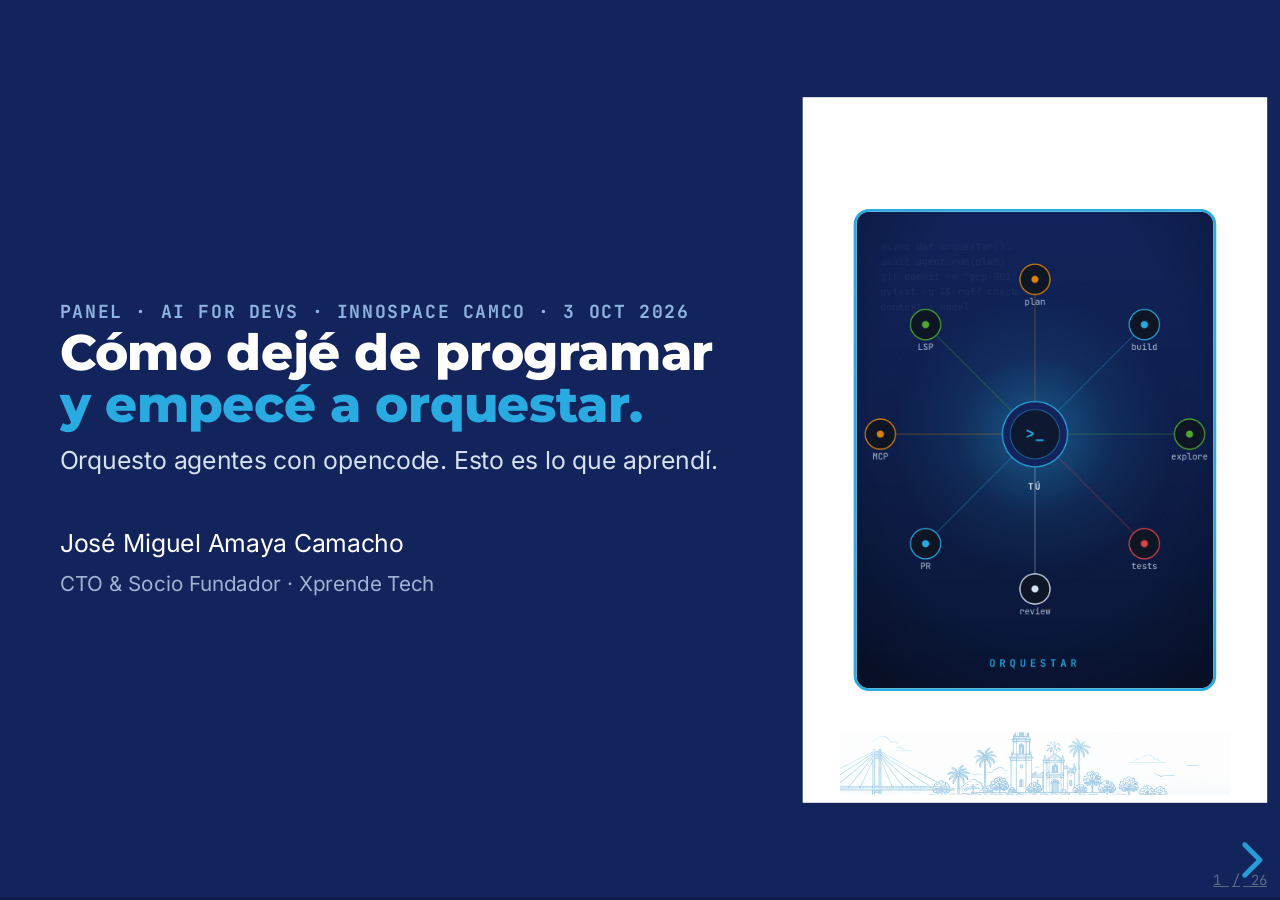
<file: como-deje-de-programar-y-empece-a-orquestar/index.html>
<!doctype html>
<html lang="es">
<head>
<meta charset="utf-8">
<meta name="viewport" content="width=device-width, initial-scale=1">
<title>Cómo dejé de programar y empecé a orquestar · José Miguel Amaya</title>
<link rel="stylesheet" href="vendor/reveal/reset.css">
<link rel="stylesheet" href="vendor/reveal/reveal.css">
<link rel="stylesheet" href="vendor/reveal/highlight-theme.css">
<link rel="stylesheet" href="css/fonts.css">
<link rel="stylesheet" href="css/theme.css">
</head>
<body>
<div class="reveal"><div class="slides">

<!-- 1 PORTADA -->
<section class="navy" data-transition="fade">
  <div class="cover">
    <div class="left">
      <div class="kicker">Panel · AI for Devs · Innospace Camco · 3 oct 2026</div>
      <h1>Cómo dejé de programar<span class="two">y empecé a orquestar.</span></h1>
      <p class="sub">Orquesto agentes con opencode. Esto es lo que aprendí.</p>
      <div class="who"><strong>José Miguel Amaya Camacho</strong><span>CTO &amp; Socio Fundador · Xprende Tech</span></div>
    </div>
    <div class="right">
      <img class="port" src="assets/cover-orchestra.png" alt="Orquestar agentes con opencode">
      <img class="sky" src="assets/skyline.png" alt="">
    </div>
  </div>
</section>

<!-- 2 QUIÉN SOY -->
<section class="light">
  <div class="pad">
    <div class="kicker" style="color:var(--navy)">Quién les habla</div>
    <h2>José Miguel Amaya — 15+ años construyendo software</h2>
    <div class="grid g2" style="margin-top:24px;align-items:start;grid-template-columns:300px 1fr">
      <img src="assets/miguel-square.png" alt="" style="width:100%;border-radius:14px;border:3px solid var(--cyan-l)">
      <ul style="font-size:.6em;line-height:1.6;margin:0;padding-left:1.1em">
        <li>CTO y socio fundador de <strong>Xprende Tech</strong> (Quito). Full Stack Engineer en Efilm Online.</li>
        <li>Fundador de <strong>Piura AI</strong>, <strong>Tallanix</strong>, <strong>Python Piura</strong> y <strong>VICUX</strong>.</li>
        <li>Especialista en Python, Django/FastAPI e IA (LangChain, LangGraph, RAG).</li>
        <li>Hace 5 meses integré <strong>opencode</strong> a mi trabajo diario. Hoy es mi forma de trabajar.</li>
      </ul>
    </div>
    <div class="grow" style="display:flex;gap:70px;align-items:end;margin-top:10px">
      <div>
        <div class="muted" style="font-family:'JetBrains Mono';font-size:.36em">comunidad</div>
        <div style="display:flex;gap:26px;align-items:center;margin-top:6px">
          <img src="assets/logo-pythonpiura.jpg" alt="" style="height:78px">
          <img src="assets/logo-piuraai.png" alt="" style="height:74px">
        </div>
      </div>
      <div>
        <div class="muted" style="font-family:'JetBrains Mono';font-size:.36em">empresa</div>
        <div style="display:flex;gap:26px;align-items:center;margin-top:6px">
          <img src="assets/logo-tallanix.png" alt="" style="height:62px">
          <img src="assets/logo-xprende.png" alt="" style="height:44px">
        </div>
      </div>
    </div>
  </div>
</section>

<!-- 3 QUÉ ES OPENCODE -->
<section class="light">
  <div class="pad">
    <div class="kicker" style="color:var(--navy)">Antes de empezar · la herramienta</div>
    <h2>opencode: el agente de código, open source</h2>
    <div class="grid g4" style="margin-top:22px">
      <div class="card a-green"><div class="label">Licencia · open source</div><div class="value">MIT</div><p>El agente de código abierto. Hoy: más de 200.000 estrellas en GitHub.</p></div>
      <div class="card a-cyan"><div class="label">Terminal primero</div><div class="value" style="font-family:'JetBrains Mono'">la TUI</div><p>Vive en tu terminal. También hay app de escritorio y extensión de IDE.</p></div>
      <div class="card a-navy"><div class="label">Trae tu modelo</div><div class="value" style="font-size:.9em">agnóstico</div><p>Anthropic, OpenAI, Google o un modelo local. Tú eliges; no estás atado a nadie.</p></div>
      <div class="card a-amber"><div class="label">Corre en tu máquina</div><div class="value" style="font-size:.9em">tus permisos</div><p>Tus archivos y tus llaves se quedan contigo. Nada sale si no lo autorizas.</p></div>
    </div>
    <p class="mono" style="font-size:.4em;color:var(--muted);margin-top:16px">curl -fsSL https://opencode.ai/install | bash</p>
    <p class="italic" style="color:var(--navy);font-size:.48em;margin-top:6px">No es un chat: es un agente que lee, edita y ejecuta en tu repo.</p>
  </div>
</section>

<!-- 4 CÓMO TRABAJA -->
<section class="dark">
  <div class="pad">
    <div class="kicker">Antes de empezar · cómo funciona</div>
    <h2>Una TUI, un servidor y tus herramientas</h2>
    <div class="flow" style="width:100%;margin-top:18px">
      <div class="step"><div class="n" style="color:var(--cyan)">1</div><h4>Tú</h4><small>el prompt</small></div>
      <div class="arrow">›</div>
      <div class="step"><div class="n" style="color:var(--cyan)">2</div><h4>TUI</h4><small>cliente</small></div>
      <div class="arrow">›</div>
      <div class="step"><div class="n" style="color:var(--cyan)">3</div><h4>Servidor</h4><small>local · OpenAPI</small></div>
      <div class="arrow">›</div>
      <div class="step"><div class="n" style="color:var(--cyan)">4</div><h4>Modelo + tools</h4><small>read · edit · bash</small></div>
      <div class="arrow">›</div>
      <div class="step"><div class="n" style="color:var(--cyan)">5</div><h4>Tu repo</h4><small>archivos y git</small></div>
    </div>
    <div class="grid g4" style="margin-top:18px">
      <div class="card n a-cyan"><div class="label">Cliente / servidor</div><div class="value" style="font-size:.9em">local</div><p>La TUI es el cliente: habla con un servidor HTTP local.</p></div>
      <div class="card n a-green"><div class="label">Sesiones</div><div class="value" style="font-size:.9em">con memoria</div><p>Cada hilo es una sesión; se guarda en tu máquina.</p></div>
      <div class="card n a-amber"><div class="label">Agentes</div><div class="value" style="font-family:'JetBrains Mono';font-size:.85em">build / plan</div><p>Dos modos con Tab: build edita, plan solo lee. Tú apruebas cada acción sensible.</p></div>
      <div class="card n a-red"><div class="label">Se autocorrige · LSP</div><div class="value" style="font-size:.85em">diagnósticos</div><p>Con lsp: true, los errores del editor vuelven al agente y se corrige solo.</p></div>
    </div>
    <p class="italic" style="font-size:.44em;color:#A9BAD4;margin-top:14px">El mismo esqueleto que después armé a mi manera.</p>
  </div>
</section>

<!-- 5 DÍA 1 + CURVA -->
<section class="light">
  <div class="pad">
    <div class="kicker" style="color:var(--green)">28 de abril de 2026 · mi curva real</div>
    <h2>Empecé gratis, entendiendo código. En dos meses, 1.320 sesiones.</h2>
    <div style="display:grid;grid-template-columns:4.35fr 7.2fr;gap:24px;margin-top:14px;flex:1;min-height:0">
      <div class="card a-navy" style="justify-content:center;gap:.55em">
        <div class="label" style="font-size:.36em">28 abr 2026 · el día 1</div>
        <div style="display:flex;flex-direction:column;gap:.6em;margin-top:.35em">
          <div>
            <div class="label" style="font-size:.32em">Primera sesión</div>
            <div class="value" style="font-size:.9em;color:var(--navy)">14:23</div>
            <p style="font-size:.42em;margin:.15em 0 0">un backend viejo · sin plan mode ni skills.</p>
          </div>
          <div>
            <div class="label" style="font-size:.32em">Primer modelo</div>
            <div class="value" style="font-size:.9em;color:var(--green)">gratis</div>
            <p style="font-size:.42em;margin:.15em 0 0">minimax-m2.5-free. Probé gratis antes de pagar.</p>
          </div>
          <div>
            <div class="label" style="font-size:.32em">Mi primer prompt</div>
            <div class="value" style="font-size:.68em;color:var(--amber)">“Analiza y explícame”</div>
            <p style="font-size:.42em;margin:.15em 0 0">Le pedí que entendiera, no que escribiera.</p>
          </div>
        </div>
      </div>
      <div style="display:flex;flex-direction:column;min-height:0">
        <div class="grow" style="position:relative;min-height:0"><canvas data-chart="sessionsByMonth"></canvas></div>
        <p class="italic muted" style="font-size:.4em">Abril fue la duda. Mayo y junio, la explosión. Agosto bajó: no por trabajar menos, sino por trabajar mejor.</p>
      </div>
    </div>
  </div>
</section>

<!-- 6 GOLPES + MODELOS -->
<section class="light">
  <div class="pad">
    <div class="kicker" style="color:var(--amber)">El salto de modelo, en datos</div>
    <h2>Probé 21 modelos. Ninguno arregló el fondo.</h2>
    <div class="grow" style="display:grid;grid-template-columns:1fr 1fr;gap:24px;align-items:center;margin-top:10px">
      <div style="position:relative;height:100%"><canvas data-chart="modelsDoughnut"></canvas></div>
      <div>
        <div class="card a-green"><div class="label">El que se quedó</div><div class="value" style="font-size:.85em">2.795 sesiones</div><p>con deepseek-v4-flash. Dejé de saltar de modelo; la palanca no estaba ahí.</p></div>
        <div class="card a-amber" style="margin-top:14px"><div class="label">Lección</div><div class="value" style="font-size:.8em">contexto &gt; modelo</div><p>El agente fallaba por falta de contexto y verificación, no por “tonto”.</p></div>
      </div>
    </div>
    <div class="card" style="--line:#F3D9A8;background:#FDF3E3;border-color:#F3D9A8;margin-top:16px;padding:18px 24px">
      <h3 style="font-size:.66em">“21 modelos. Ninguno arregló el fondo”</h3>
      <p style="font-size:.44em">En mayo y junio probé un modelo distinto casi cada día: 2.406 sesiones. La más cara, $25,55, una auditoría que se descarriló. Sin spec ni contexto, el modelo da igual.</p>
    </div>
  </div>
</section>

<!-- 7 BISAGRA -->
<section class="light">
  <div class="pad">
    <div class="kicker" style="color:var(--green)">La decisión que lo cambió todo</div>
    <h2>Un proyecto nuevo desde cero</h2>
    <p class="lead">El 15 de junio abrí un backend nuevo. En lugar de improvisar, monté el método que me faltó en mayo:</p>
    <div class="grid g4" style="margin-top:16px">
      <div class="card a-navy"><div class="num" style="color:var(--navy)">1</div><h3 style="font-size:.55em;margin-top:.3em">AGENTS.md del repo</h3><p>154 líneas: cómo se corre, cómo se prueba y qué convenciones sigue. El detalle vive en PRPs/ y Linear.</p></div>
      <div class="card a-cyan"><div class="num" style="color:var(--cyan)">2</div><h3 style="font-size:.55em;margin-top:.3em">PRP por feature</h3><p>001 fundación y 002 catálogo: criterios con casillas y gotchas. En otro repo, ya llevo 159.</p></div>
      <div class="card a-green"><div class="num" style="color:var(--green)">3</div><h3 style="font-size:.55em;margin-top:.3em">Skills adoptadas</h3><p>prp-manager, tdd, code-reviewer. Las instalo con skills.sh y las fijo en skills-lock.json.</p></div>
      <div class="card a-amber"><div class="num" style="color:var(--amber)">4</div><h3 style="font-size:.55em;margin-top:.3em">Verificación que corre el agente</h3><p>make test, ruff y mypy sin errores nuevos. Si no pasa, no cuenta.</p></div>
    </div>
    <p class="mt" style="color:var(--navy);font-weight:700;font-size:.5em">860 sesiones después, es mi proyecto mejor organizado. No por el modelo: por el orden. A ese orden lo llamo el arnés: lo que yo armo alrededor de opencode.</p>
  </div>
</section>

<!-- 8 GUÍAS Y SENSORES -->
<section class="dark">
  <div class="pad">
    <div class="kicker">El arnés por dentro</div>
    <h2>Guías y sensores: las dos palancas del arnés</h2>
    <p class="lead" style="font-size:.6em">Guías para que acierte a la primera. Sensores para que se corrija antes de que yo mire.</p>
    <div class="grid g2" style="margin-top:14px">
      <div class="card n a-cyan" style="min-height:250px">
        <div class="label" style="color:var(--cyan-l)">Guías · antes</div>
        <h3 style="font-size:.62em;margin-top:.2em">Evitan el error antes de que ocurra.</h3>
        <ul style="font-size:.46em;line-height:1.6;margin:.55em 0 0;padding-left:1em;color:#DCE6F5">
          <li><strong>AGENTS.md</strong> que enlaza</li>
          <li><strong>PRP</strong> por feature</li>
          <li>Empezar en <strong>plan</strong> · skills</li>
        </ul>
      </div>
      <div class="card n a-green" style="min-height:250px">
        <div class="label" style="color:var(--green)">Sensores · después</div>
        <h3 style="font-size:.62em;margin-top:.2em">Lo corrigen antes de que yo lo mire.</h3>
        <ul style="font-size:.46em;line-height:1.6;margin:.55em 0 0;padding-left:1em;color:#DCE6F5">
          <li><strong>make test · ruff · mypy</strong> <span style="color:var(--green)">computacional</span></li>
          <li>Subagente <strong>reviewer</strong> <span style="color:var(--green)">inferencial</span></li>
          <li>Revisión humana del PR <span style="color:var(--green)">inferencial</span></li>
        </ul>
      </div>
    </div>
    <div style="margin-top:16px;background:#131D31;border:1px solid var(--dark-line);border-left:6px solid var(--cyan-l);border-radius:10px;padding:11px 18px">
      <span style="color:#fff;font-weight:700;font-size:.5em">Acierta a la primera y se corrige solo. Por eso el modelo da igual: el criterio vive en tus guías y sensores.</span>
    </div>
  </div>
</section>

<!-- 9 FLUJO -->
<section class="light">
  <div class="pad">
    <div class="kicker">Cómo fluye una sesión</div>
    <h2>Del código a un PR, en siete pasos</h2>
    <div class="grow" style="display:flex;align-items:center">
      <div class="flow" style="width:100%">
        <div class="step" style="--navy:var(--navy)"><div class="n" style="color:var(--navy)">1</div><h4>Entender</h4><small>codegraph explore</small></div>
        <div class="arrow">›</div>
        <div class="step"><div class="n" style="color:var(--cyan)">2</div><h4>Planificar</h4><small>modo plan</small></div>
        <div class="arrow">›</div>
        <div class="step"><div class="n" style="color:var(--green)">3</div><h4>Especificar</h4><small>PRPs/00N--…</small></div>
        <div class="arrow">›</div>
        <div class="step"><div class="n" style="color:var(--amber)">4</div><h4>Construir</h4><small>modo build</small></div>
        <div class="arrow">›</div>
        <div class="step"><div class="n" style="color:var(--red)">5</div><h4>Verificar</h4><small>make test · ruff · mypy</small></div>
        <div class="arrow">›</div>
        <div class="step"><div class="n" style="color:var(--navy)">6</div><h4>Revisar</h4><small>subagente reviewer</small></div>
        <div class="arrow">›</div>
        <div class="step"><div class="n" style="color:var(--cyan)">7</div><h4>Entregar</h4><small>gh pr create + humano</small></div>
      </div>
    </div>
    <p class="italic muted" style="font-size:.44em">No es un método de libro: es el orden que me funcionó. Cuando el paso 1 y el 3 están firmes, el resto casi se cuida solo.</p>
  </div>
</section>

<!-- 10 MODOS -->
<section class="dark">
  <div class="pad">
    <div class="kicker">Cómo trabajo hoy · agentes</div>
    <h2>Empiezo en plan, no en build</h2>
    <div style="display:grid;grid-template-columns:4.2fr 7.4fr;gap:20px;margin-top:14px;flex:1;min-height:0">
      <div style="display:flex;flex-direction:column;gap:12px;min-height:0">
        <div class="card n a-amber" style="flex:1"><div class="label">plan</div><div class="value count" data-count="agent.plan">659</div><p>solo lee y diseña</p></div>
        <div class="card n a-cyan" style="flex:1"><div class="label">build</div><div class="value count" data-count="agent.build">1.528</div><p>implementa y verifica</p></div>
        <div class="card n a-green" style="flex:1"><div class="label">explore · subagente</div><div class="value count" data-count="agent.explore">1.656</div><p>investiga en un contexto aparte</p></div>
        <p class="mono" style="font-size:.32em;color:var(--muted);margin:0">build y plan son los agentes primarios; se alternan con Tab.</p>
      </div>
      <div style="background:#fff;border-radius:16px;padding:12px 16px;position:relative;min-height:0"><canvas data-chart="agentMonth"></canvas></div>
    </div>
    <p class="italic" style="font-size:.42em;color:#A9BAD4;margin-top:10px">En septiembre, por primera vez, plan (281) superó a build (161). Dejé de construir tanto y empecé a dirigir.</p>
  </div>
</section>

<!-- 11 SUBAGENTES -->
<section class="light">
  <div class="pad">
    <div class="kicker">Subagentes</div>
    <h2>Delego: un subagente investiga aparte y me devuelve el resumen</h2>
    <div class="grid g3" style="margin-top:18px">
      <div class="card a-cyan"><div class="num" style="color:var(--cyan)">1</div><h3 style="font-size:.6em;margin-top:.25em">Le pido</h3><p>task: explore / general</p></div>
      <div class="card a-green"><div class="num" style="color:var(--green)">2</div><h3 style="font-size:.6em;margin-top:.25em">Trabaja en su contexto</h3><p>lee 40 archivos, sin ensuciar el mío</p></div>
      <div class="card a-amber"><div class="num" style="color:var(--amber)">3</div><h3 style="font-size:.6em;margin-top:.25em">Me devuelve</h3><p>3 conclusiones, no el ruido</p></div>
    </div>
    <div class="card a-cyan" style="margin-top:16px;display:flex;flex-direction:row;align-items:center;gap:1.1em;padding:20px 26px">
      <div class="value" style="font-size:1.5em;color:var(--navy)"><span class="count" data-count="task_calls">2.382</span></div>
      <p style="font-size:.5em;margin:0">subagentes lanzados en 5 meses. Mi sesión principal no se ahoga: recibo la conclusión, no el ruido.</p>
    </div>
  </div>
</section>

<!-- 12 EL CONTEXTO -->
<section class="dark">
  <div class="pad">
    <div class="kicker">El contexto y su límite</div>
    <h2>Un AGENTS.md por repo. Mi config global está vacía.</h2>
    <div class="grid g2" style="margin-top:14px">
      <div class="card n a-green"><div class="label">El bueno</div><div class="value">154 líneas</div><p>Enlaces, no historia: cómo se corre, cómo se prueba y qué convenciones sigue. Se crea con <code>/init</code>.</p></div>
      <div class="card n a-amber"><div class="label">La deuda</div><div class="value">734 líneas</div><p>Un AGENTS.md que intenta contarlo todo. Menos archivo, más enlaces.</p></div>
    </div>
    <p class="italic" style="color:#A9BAD4;font-size:.44em;margin-top:8px">El detalle vive en PRPs/ y en Linear, no en el AGENTS.md.</p>
    <div class="grid g3" style="margin-top:14px">
      <div class="card n a-cyan"><div class="label">Compaction</div><div class="value" style="font-family:'JetBrains Mono'">/compact</div><p>Cuando una sesión se acerca al límite, opencode la resume y sigue. Yo lo llamo a mano antes de que se ahogue.</p></div>
      <div class="card n a-green"><div class="label">Ventana nueva</div><div class="value" style="font-family:'JetBrains Mono'">/new</div><p>Cambio de tarea, cambio de sesión. El contexto viejo no ayuda: estorba.</p></div>
      <div class="card n a-amber"><div class="label">Ojo con el resumen</div><div class="value" style="font-size:.8em">pierde detalle</div><p>Compaction libera espacio, no guarda la verdad. Lo que importa vive en el AGENTS.md o en el PRP, que son texto en el repo.</p></div>
    </div>
  </div>
</section>

<!-- 13 ESPECIFICACIÓN -->
<section class="dark">
  <div class="pad">
    <div class="kicker">La especificación</div>
    <h2>230 sesiones con PRP. 159 en un repo.</h2>
    <div style="display:grid;grid-template-columns:1fr 2fr;gap:18px;margin-top:18px;align-items:start">
      <div style="display:flex;flex-direction:column;gap:14px">
        <div class="card n a-amber"><div class="label">Sesiones con PRP</div><div class="value count" data-count="prp_sessions">230</div><p>en el título</p></div>
        <div class="card n a-cyan"><div class="label">PRPs en un solo repo</div><div class="value">159</div><p>001 a 159, en un repo</p></div>
      </div>
      <img src="assets/term-prp.png" alt="" style="width:100%;border-radius:12px">
    </div>
    <p style="font-size:.44em;color:#A9BAD4;margin-top:14px">Un PRP es un contrato con casillas: objetivo, criterios de éxito, gotchas y qué no romper. El nombre lleva el issue: PRPs/007--fix-target-tests.md.</p>
  </div>
</section>

<!-- 14 CODEGRAPH -->
<section class="light">
  <div class="pad">
    <div class="kicker">Las manos · leer el código</div>
    <h2 style="font-size:1.18em">Codegraph: leer código dejó de ser el cuello de botella</h2>
    <div class="grid g4" style="margin-top:10px">
      <div class="card a-navy" style="padding:14px 16px"><h3 style="font-size:.5em">Un mapa, no un texto</h3><p style="font-size:.42em">Nodos: funciones, clases, métodos. Aristas: quién llama a quién.</p></div>
      <div class="card a-cyan" style="padding:14px 16px"><h3 style="font-size:.5em">Se indexa una vez</h3><p style="font-size:.42em"><code>codegraph init</code> deja el grafo en <code>.codegraph/</code>, en tu máquina.</p></div>
      <div class="card a-green" style="padding:14px 16px"><h3 style="font-size:.5em">Se pregunta en tu idioma</h3><p style="font-size:.42em">Una consulta devuelve símbolos y su ruta de llamada, no 40 archivos.</p></div>
      <div class="card a-amber" style="padding:14px 16px"><h3 style="font-size:.5em">Es un servidor MCP</h3><p style="font-size:.42em">Por defecto <code>explore</code>; node, callers e impact, on-demand. Se habilita por agente.</p></div>
    </div>
    <div class="grow" style="display:flex;align-items:center;justify-content:center;margin-top:12px;min-height:0">
      <img src="assets/term-codegraph.png" alt="" style="width:100%;height:100%;object-fit:contain;border-radius:12px">
    </div>
    <p class="italic" style="color:var(--navy);font-size:.4em;margin-top:8px">Antes: grep y abrir archivo por archivo. Ahora: una consulta.</p>
  </div>
</section>

<!-- 15 SKILLS EXPLORER -->
<section class="light">
  <div class="pad">
    <div class="kicker" style="color:var(--green)">Mi repertorio</div>
    <h2>No uso una skill: uso <span data-count="skill_count" data-fmt="raw">16</span>, en <span data-count="skill_families" data-fmt="raw">8</span> familias</h2>
    <p class="lead" style="font-size:.46em">Una skill es una carpeta con instrucciones y scripts que el agente carga cuando la tarea encaja. Filtra por familia.</p>
    <div class="chiprow" id="skill-filters" style="margin:10px 0"></div>
    <div id="skills-explorer" style="flex:1;overflow:auto"></div>
  </div>
</section>

<!-- 16 CLI VS MCP -->
<section class="light">
  <div class="pad">
    <div class="kicker">CLI vs MCP</div>
    <h2><span data-count="bash_calls" data-fmt="int">83.140</span> comandos de shell. <span data-count="codegraph.calls" data-fmt="int">1.667</span> consultas a codegraph.</h2>
    <div style="display:grid;grid-template-columns:1fr 1.07fr;gap:20px;margin-top:12px;flex:1;min-height:0">
      <div style="position:relative;min-height:0"><canvas data-chart="toolsBar"></canvas></div>
      <div class="card a-navy" style="justify-content:center;gap:.5em">
        <div>
          <div class="label" style="font-size:.32em">Antes de tu primer prompt</div>
          <div class="value" style="font-size:.9em;color:var(--red)">hasta ~50%</div>
          <p style="font-size:.42em;margin:.15em 0 0">Un puñado de servidores MCP carga sus herramientas al contexto; lo pagas en cada request, los uses o no.</p>
        </div>
        <div>
          <div class="label" style="font-size:.32em">Mi regla</div>
          <div class="value" style="font-size:.8em;color:var(--navy)">CLI primero</div>
          <p style="font-size:.42em;margin:.15em 0 0">gh, docker, psql, pytest ya están autenticados y no cargan nada hasta que los llamo.</p>
        </div>
        <div>
          <div class="label" style="font-size:.32em">MCP</div>
          <div class="value" style="font-size:.8em;color:var(--cyan)">solo lo justo</div>
          <p style="font-size:.42em;margin:.15em 0 0">MCP conecta herramientas externas al agente. codegraph (leer código) y Linear (issues); se habilitan por agente.</p>
        </div>
      </div>
    </div>
    <p style="font-size:.46em;margin-top:10px"><strong style="color:var(--navy)">MCP por excepción, no por costumbre.</strong> Se habilita por agente, para que solo pague contexto quien lo usa.</p>
  </div>
</section>

<!-- 17 NÚMEROS + CACHÉ -->
<section class="light">
  <div class="pad">
    <div class="kicker" style="color:var(--navy)">Mis números, sin maquillaje</div>
    <h2>Cinco meses en una pantalla</h2>
    <div class="grid g4" style="margin-top:16px">
      <div class="card a-navy"><div class="label">Sesiones</div><div class="value count" data-count="totals.sessions">4.341</div><p>28 abr – 30 sep</p></div>
      <div class="card a-cyan"><div class="label">Tool calls</div><div class="value count" data-count="total_tool_calls">285.000</div><p>acciones reales</p></div>
      <div class="card a-green"><div class="label">Tokens entrada</div><div class="value count" data-count="totals.tokens_input" data-fmt="m">990 M</div><p>≈ 990 millones</p></div>
      <div class="card a-amber"><div class="label">Costo total</div><div class="value">$<span class="count" data-count="totals.cost">463</span></div><p>≈ $0,11 por sesión</p></div>
      <div class="card a-navy"><div class="label">Días activos</div><div class="value count" data-count="active_days">124</div><p>de 156 posibles</p></div>
      <div class="card a-cyan"><div class="label">Modelos</div><div class="value count" data-count="model_count">21</div><p>probados</p></div>
      <div class="card a-green"><div class="label">Proyectos</div><div class="value count" data-count="totals.projects">20</div><p>repos tocados</p></div>
      <div class="card a-amber"><div class="label">Sesión más cara</div><div class="value">$<span class="count" data-count="top_cost">25.55</span></div><p>auditoría Vue 2</p></div>
    </div>
    <div class="card n a-cyan" style="margin-top:16px;display:grid;grid-template-columns:1fr 1fr;gap:24px;align-items:start">
      <div>
        <div class="label" style="font-size:.34em">Caché leída</div>
        <div class="value" style="font-size:1.1em;color:var(--cyan-l)">24.400 M</div>
        <p style="font-size:.44em;margin:.15em 0 0">25× lo que envié (990 M)</p>
      </div>
      <div>
        <div class="label" style="font-size:.34em">En deepseek</div>
        <div class="value" style="font-size:1.1em;color:var(--green)">hasta 50×</div>
        <p style="font-size:.44em;margin:.15em 0 0">más barato que un token nuevo</p>
      </div>
    </div>
    <p class="italic" style="color:var(--cyan-l);font-size:.44em;margin-top:8px">El costo no está en el modelo: está en cuánto contexto reenvías.</p>
  </div>
</section>

<!-- 18 ROI -->
<section class="light">
  <div class="pad">
    <div class="kicker" style="color:var(--amber)">¿Ahorré tiempo o lo perdí?</div>
    <h2>La eficiencia no es menos sesiones: es menos correcciones</h2>
    <div class="grid g3" style="margin-top:22px">
      <div class="card a-red"><div class="label">Mayo · pico</div><div class="value">1.086</div><p>sesiones y mucho retrabajo. Velocidad sin método: sentía ir rápido y corregía el doble.</p></div>
      <div class="card a-green"><div class="label">Septiembre · método</div><div class="value">649</div><p>menos sesiones, plan &gt; build, PRPs y codegraph. Cada sesión apunta mejor.</p></div>
      <div class="card a-navy"><div class="label">Costo real</div><div class="value">$463</div><p>cinco meses, veinte proyectos. ≈ $0,11 por sesión. Menos que una hora de desarrollo.</p></div>
    </div>
    <p class="mt" style="color:var(--navy);font-weight:700;font-size:.5em">No bajé el número de sesiones porque trabajara menos: subí la calidad de cada una. Eso es el arnés.</p>
  </div>
</section>

<!-- 19 LECCIONES -->
<section class="light">
  <div class="pad">
    <div class="kicker" style="color:var(--amber)">Lecciones honestas</div>
    <h2>Los tres errores que me costaron mayo</h2>
    <p class="lead" style="font-size:.6em">Si volviera al 28 de abril, no cambiaría el modelo: cambiaría estas tres cosas.</p>
    <div class="grid g3" style="margin-top:18px">
      <div class="card a-red" style="min-height:270px"><div class="num" style="color:var(--red)">1</div><h3 style="font-size:.6em;margin-top:.25em">Creí que era el modelo</h3><p>Cambiaba de modelo casi cada día, sin darle contexto ni verificación.</p></div>
      <div class="card a-amber" style="min-height:270px"><div class="num" style="color:var(--amber)">2</div><h3 style="font-size:.6em;margin-top:.25em">Escribí un AGENTS.md que lo contaba todo</h3><p>734 líneas de deuda. Hoy enlaza, no explica.</p></div>
      <div class="card a-navy" style="min-height:270px"><div class="num" style="color:var(--navy)">3</div><h3 style="font-size:.6em;margin-top:.25em">Confundí velocidad con avance</h3><p>1.086 sesiones en mayo y el doble de correcciones.</p></div>
    </div>
    <p class="mt" style="color:var(--navy);font-weight:800;font-size:.66em">Ninguno se arreglaba con un modelo mejor. Los tres, con orden.</p>
  </div>
</section>

<!-- 20 FAQ -->
<section class="light">
  <div class="pad">
    <div class="kicker" style="color:var(--red)">Preguntas incómodas</div>
    <h2>Las que siempre me hacen</h2>
    <div class="grid g2" style="margin-top:20px">
      <div class="card a-navy"><h3 style="font-size:.6em">¿La IA me va a reemplazar?</h3><p>No en tu trabajo, sí en tus tareas. El agente propone; el merge lo firmas tú. La responsabilidad no se delega.</p></div>
      <div class="card a-green"><h3 style="font-size:.6em">¿Esto es solo para seniors?</h3><p>Al contrario. El arnés obliga a escribir contexto y convenciones, que es donde se aprende.</p></div>
      <div class="card a-cyan"><h3 style="font-size:.6em">¿Y el código de mis clientes?</h3><p>opencode corre en tu máquina. Tú controlas permisos, MCP y contexto. Nada sale si no lo autorizas.</p></div>
      <div class="card a-amber"><h3 style="font-size:.6em">¿Tengo que pagar mucho?</h3><p>Empecé gratis y terminé en once centavos por sesión. El arnés se arma con archivos de texto.</p></div>
    </div>
  </div>
</section>

<!-- 21 CÓMO EMPEZAR -->
<section class="light">
  <div class="pad">
    <div class="kicker" style="color:var(--green)">Para el lunes · lo que yo haría</div>
    <h2>El arnés mínimo: tres archivos.</h2>
    <p class="lead" style="font-size:.6em">No necesitas 21 modelos ni 16 skills. Necesitas tres archivos que puedes crear hoy.</p>
    <div class="grid g3" style="margin-top:18px">
      <div class="card a-cyan" style="min-height:270px">
        <div class="mono" style="font-size:.62em;font-weight:700;color:var(--cyan)">AGENTS.md</div>
        <div class="label" style="margin-top:.45em">guía</div>
        <p style="margin-top:.55em">Se genera con <code>/init</code>: las reglas del repo — cómo se corre, cómo se prueba y qué convenciones sigue.</p>
      </div>
      <div class="card a-green" style="min-height:270px">
        <div class="mono" style="font-size:.62em;font-weight:700;color:var(--green)">Makefile</div>
        <div class="label" style="margin-top:.45em">sensor</div>
        <p style="margin-top:.55em">La verificación que corre el agente: <code>make test</code>, ruff y mypy. Si no pasa, no cuenta.</p>
      </div>
      <div class="card a-cyan" style="min-height:270px">
        <div class="mono" style="font-size:.62em;font-weight:700;color:var(--cyan)">skills-lock.json</div>
        <div class="label" style="margin-top:.45em">guía</div>
        <p style="margin-top:.55em">Una skill adoptada con skills.sh y fijada en el lockfile: casi ninguna la escribirás tú. Así tu equipo hereda la misma.</p>
      </div>
    </div>
    <p class="mt" style="color:var(--navy);font-weight:800;font-size:.66em">Empieza por tu repo, no por el prompt perfecto.</p>
  </div>
</section>

<!-- 22 CIERRE -->
<section class="navy" data-transition="fade">
  <div class="pad" style="justify-content:center">
    <h1 style="font-size:2.3em">Dejé de programar.<br>Empecé a orquestar.</h1>
    <p class="lead" style="color:#fff;font-weight:800;margin-top:.6em">Programar ha muerto.</p>
    <p style="color:var(--cyan-l);font-family:'Montserrat';font-weight:800;font-size:1.1em;margin-top:.8em">Muchas gracias.</p>
  </div>
</section>

<!-- 23 POST-CRÉDITOS: LA PREGUNTA -->
<section class="dark" data-transition="fade">
  <div class="pad" style="text-align:center">
    <div class="kicker" style="color:var(--cyan-l)">Escena post-créditos</div>
    <h1 style="font-size:2.6em;color:#fff">¿Dejé de programar?</h1>
    <p class="lead" style="color:#9FB4D4">Levanten la mano.</p>
  </div>
</section>

<!-- 24 POST-CRÉDITOS: LA RESPUESTA -->
<section class="dark" data-transition="fade">
  <div class="pad">
    <div class="kicker">Escena post-créditos</div>
    <h2 style="font-size:1.5em">Dejé de <s style="color:#6B7A96">programar</s>. Dejé de codificar.</h2>
    <div class="grid g2" style="margin-top:18px">
      <div class="card n a-cyan" style="min-height:210px">
        <div class="label" style="color:var(--cyan-l)">Programar</div>
        <h3 style="font-size:.62em;margin-top:.2em">Decidir qué construir, por qué y con qué límites.</h3>
        <p>Expresar intención. Eso lo sigo haciendo yo.</p>
      </div>
      <div class="card n a-green" style="min-height:210px">
        <div class="label" style="color:var(--green)">Codificar</div>
        <h3 style="font-size:.62em;margin-top:.2em">Traducir esa intención a sintaxis que la máquina ejecuta.</h3>
        <p>Eso lo delegué: lo hace el agente.</p>
      </div>
    </div>
    <div style="margin-top:16px;background:#131D31;border:1px solid var(--dark-line);border-left:6px solid var(--cyan-l);border-radius:10px;padding:12px 18px">
      <span style="color:#fff;font-size:.48em">von Neumann y Goldstine (1947) ya separaron <em>planning</em> de <em>coding</em>. Y Grace Hopper: la función del <em>coder</em> es «la primera operación humana que reemplaza la computadora».</span>
    </div>
    <p class="mt" style="color:var(--cyan-l);font-weight:800;font-size:.6em">Delegué codificar. Programar sigue siendo mío.</p>
  </div>
</section>

<!-- 25 POST-CRÉDITOS: EL PANORAMA -->
<section class="light" data-transition="fade">
  <div class="pad">
    <div class="kicker" style="color:var(--navy)">Escena post-créditos</div>
    <h2>El panorama cambió.</h2>
    <div class="grid g3" style="margin-top:22px">
      <div class="card a-navy"><div class="label">Adopción</div><div class="value">90%</div><p>usa IA en su trabajo; 71% de quienes escriben código la usa para escribir código.</p></div>
      <div class="card a-cyan"><div class="label">Confianza</div><div class="value">46%</div><p>desconfía del output de la IA; solo 33% confía. Los senior, los más cautos.</p></div>
      <div class="card a-green"><div class="label">El nuevo lenguaje</div><div class="value" style="font-size:.85em">“en inglés”</div><p>Software 3.0: programamos computadoras en lenguaje natural; el agente genera, el humano verifica.</p></div>
    </div>
    <p class="mt" style="color:var(--navy);font-weight:800;font-size:.6em">El agente teclea. Yo decido y verifico. El criterio no se alquila.</p>
  </div>
</section>

<!-- 26 CIERRE DEFINITIVO -->
<section class="dark" data-transition="fade">
  <div class="pad" style="justify-content:center">
    <h1 style="font-size:2.3em;color:#fff">Nunca dejé de programar.<br>Solo dejé de teclear.</h1>
    <p class="lead" style="color:#9FB4D4;margin-top:.6em">El modelo se alquila. El criterio no.</p>
    <p style="color:var(--cyan-l);font-family:'Montserrat';font-weight:800;font-size:1.1em;margin-top:.8em">Gracias.</p>
    <div style="width:180px;height:4px;background:#2A3B5C;margin:.8em 0"></div>
    <p style="font-size:.46em"><strong style="color:#fff">José Miguel Amaya Camacho</strong><br><span style="color:var(--cyan-l)">linkedin.com/in/miguelamaya99 · github.com/joseamaya · joseamaya.github.io</span></p>
  </div>
</section>

</div></div>

<script src="vendor/reveal/reveal.js"></script>
<script src="vendor/reveal/notes.js"></script>
<script src="vendor/reveal/highlight.js"></script>
<script src="vendor/reveal/search.js"></script>
<script src="vendor/reveal/zoom.js"></script>
<script src="vendor/chartjs/chart.umd.min.js"></script>
<script src="js/data.js"></script>
<script src="js/deck.js"></script>
</body>
</html>
</file>
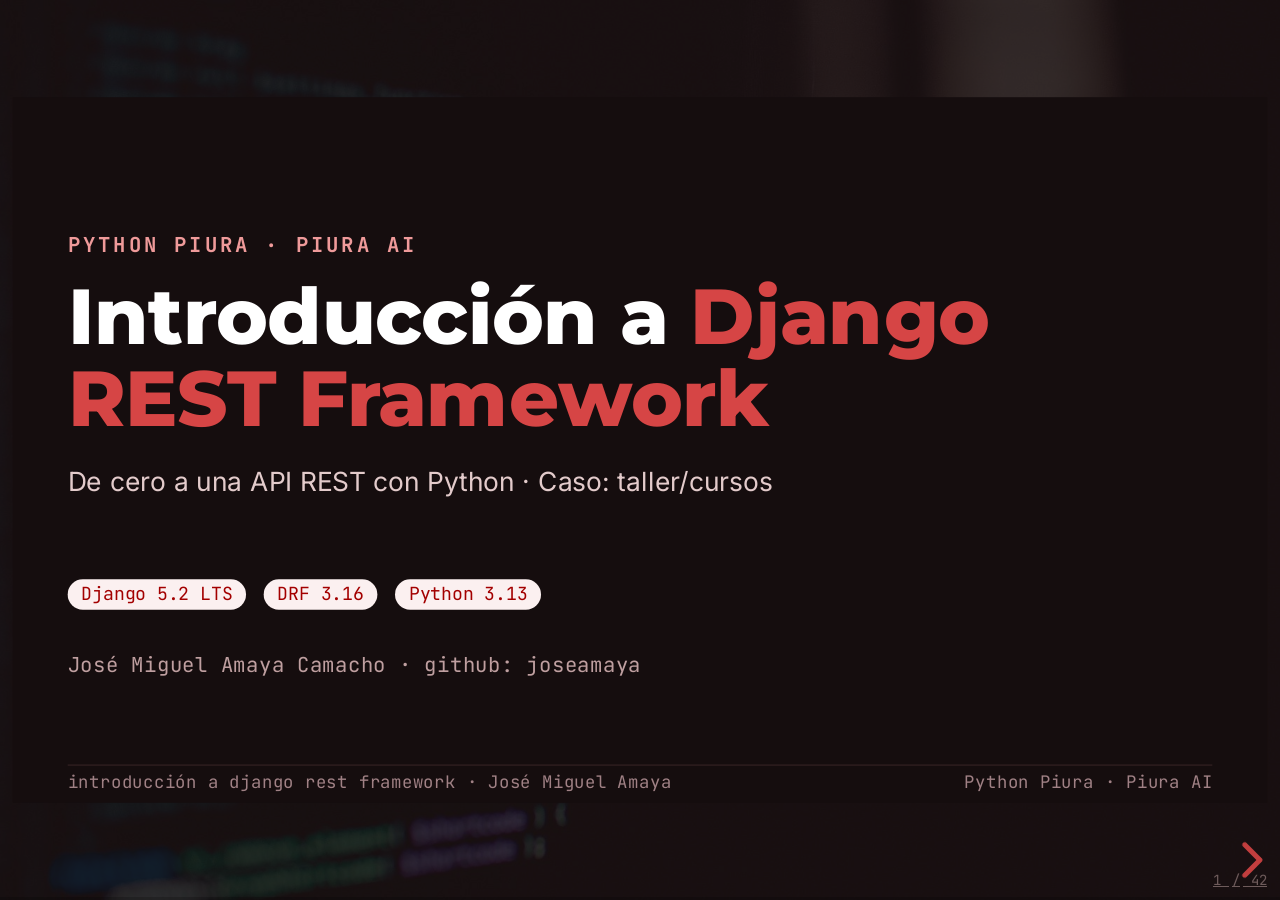
<file: introduccion-a-django-rest-framework/index.html>
<!doctype html>
<html lang="es">
<head>
<meta charset="utf-8">
<meta name="viewport" content="width=device-width, initial-scale=1">
<title>Introducción a Django REST Framework · José Miguel Amaya</title>
<meta name="description" content="De cero a una API REST con Python: modelos, serializadores, vistas y routers con Django 5.2 y DRF 3.16. Caso práctico: taller/cursos. Charla de José Miguel Amaya (Python Piura · Piura AI).">
<link rel="canonical" href="https://joseamaya.github.io/introduccion-a-django-rest-framework/">
<meta property="og:type" content="website">
<meta property="og:title" content="Introducción a Django REST Framework">
<meta property="og:description" content="Modelos, serializadores, vistas y routers: tu primera API REST con Django y DRF.">
<meta property="og:url" content="https://joseamaya.github.io/introduccion-a-django-rest-framework/">
<link rel="icon" type="image/png" href="assets/favicon.png">
<link rel="stylesheet" href="vendor/reveal/reset.css">
<link rel="stylesheet" href="vendor/reveal/reveal.css">
<link rel="stylesheet" href="vendor/reveal/highlight-theme.css">
<link rel="stylesheet" href="css/fonts.css">
<link rel="stylesheet" href="css/theme.css">
<style>
  .reveal pre.sm{font-size:.44em}
  .reveal pre.sm code{padding:12px 16px}
  .cl{display:block}
  .cl.hl{background:rgba(163,0,0,.16);box-shadow:-8px 0 0 rgba(163,0,0,.16);border-radius:4px}
  section.dark .cl.hl,section.navy .cl.hl{background:rgba(214,69,69,.22);box-shadow:-8px 0 0 rgba(214,69,69,.22)}
  .cap{font-family:'JetBrains Mono',monospace;font-size:.4em;font-weight:700;letter-spacing:.06em;text-transform:uppercase;color:var(--muted);margin:.35em 0 .15em}
  section.dark .cap,section.navy .cap{color:#E39A9A}
  .apimock{background:#fff;border:1px solid var(--line);border-radius:14px;overflow:hidden;box-shadow:0 10px 26px rgba(22,10,10,.08)}
  .apimock .am-top{display:flex;align-items:center;gap:10px;background:#F3EAEA;padding:10px 16px;border-bottom:1px solid var(--line);font-family:'JetBrains Mono',monospace;font-size:.4em;color:var(--muted)}
  .apimock .am-top .dot{width:10px;height:10px;border-radius:50%;background:var(--drf-l);flex:0 0 auto}
  .apimock .am-url{flex:1;background:#fff;border:1px solid var(--line);border-radius:8px;padding:6px 12px;color:var(--ink)}
  .apimock .am-body{padding:12px 18px;font-family:'JetBrains Mono',monospace;font-size:.42em;line-height:1.6;color:#3A2B2B;white-space:pre;overflow:hidden}
  .apimock .am-body .k{color:var(--blue-ink)} .apimock .am-body .s{color:var(--django-ink)}
  .apimock .am-actions{display:flex;gap:8px;padding:0 18px 14px}
  .apimock .am-btn{font-family:'JetBrains Mono',monospace;font-size:.4em;padding:7px 14px;border-radius:8px;border:1px solid var(--line);background:#F7F1F1;color:var(--body)}
  .apimock .am-btn.p{background:var(--django);border-color:var(--django);color:#fff}
  .rolelist{list-style:none;margin:0;padding:0;display:flex;flex-direction:column;gap:.28em;font-size:.5em}
  .rolelist li{display:flex;gap:12px;align-items:baseline}
  .rolelist code{color:var(--drf-ink);font-weight:700;min-width:8em}
  .kv.wide b{min-width:11em}
  section.dark .rolelist code,section.navy .rolelist code{color:var(--drf-l)}
  .steps4{display:flex;flex-direction:column;gap:10px}
  .steprow{display:flex;align-items:center;gap:14px;border:1px solid var(--line);border-radius:12px;padding:10px 16px;background:#fff}
  .steprow b{font-family:'JetBrains Mono',monospace;font-size:.44em;color:var(--drf-ink);white-space:nowrap}
  .steprow span{font-size:.44em;color:var(--body)}
  .steprow.hi{border-color:var(--django-l);background:#EAF4EF}
  .steprow.hi b{color:var(--django-ink)}
  @media (prefers-reduced-motion: reduce){
    .reveal .fragment{transition:none!important}
    .reveal .slides section{transition:none!important}
  }
</style>
</head>
<body>
<noscript>
  <style>
    .reveal{position:static;height:auto}
    .reveal .slides{position:static;width:auto;height:auto;transform:none!important}
    .reveal .slides>section{display:block;position:relative;min-height:0;height:auto;padding:40px 24px;border-bottom:1px solid #e7dbdb}
    .reveal .foot{display:none}
  </style>
  <p style="font-family:sans-serif;padding:16px;background:#150D0E;color:#fff;margin:0">Esta presentación usa JavaScript (Reveal.js) para navegar. Aquí está el contenido completo.</p>
</noscript>
<div class="reveal"><div class="slides">

<!-- 1 PORTADA -->
<section class="navy" data-background-image="assets/bg-code.jpg" data-background-opacity="0.16" data-background-transition="fade">
  <div class="pad">
    <div class="kicker" style="color:#EF9A9A">Python Piura · Piura AI</div>
    <h1 style="font-size:1.9em;line-height:1.03">Introducción a <span style="color:var(--drf-l)">Django REST Framework</span></h1>
    <p class="lead" style="color:#E3CBCB;font-size:.64em;margin-top:.6em">De cero a una API REST con Python · Caso: <b>taller/cursos</b></p>
    <div style="margin-top:1.1em">
      <span class="pill">Django 5.2 LTS</span>
      <span class="pill">DRF 3.16</span>
      <span class="pill">Python 3.13</span>
    </div>
    <div style="margin-top:1.2em;color:#BF9FA0;font-family:'JetBrains Mono';font-size:.5em">José Miguel Amaya Camacho · github: joseamaya</div>
  </div>
  <aside class="notes">⏱ 1 min · Presentar la charla: un recorrido práctico desde REST hasta un CRUD completo con Django y DRF, construyendo el proyecto taller y la app cursos. Es una remasterización del taller de FLISOL 2019 con versiones actuales.</aside>
</section>

<!-- 2 BIO -->
<section class="light">
  <div class="pad">
    <div class="kicker">Sobre mí</div>
    <h2>José Miguel Amaya Camacho</h2>
    <div class="grid g2" style="margin-top:14px">
      <div class="card a-drf"><span class="label">Perfil</span><p>Desarrollador Python/Django. Full Stack en Xprende Tech (Ecuador) e Infobibliotecas (España). Fundador de Python Piura.</p></div>
      <div class="card a-django"><span class="label">Hoy</span><p>Construimos una API REST paso a paso: del modelo al endpoint, con código que puedes llevarte.</p></div>
    </div>
    <div class="kv" style="margin-top:16px"><b>GitHub</b> <span>github.com/joseamaya</span></div>
    <div class="kv"><b>Comunidad</b> <span>Python Piura · Piura AI</span></div>
  </div>
  <aside class="notes">⏱ 30 s · Presentación breve. El taller asume Python básico; no hace falta conocer Django de antes.</aside>
</section>

<!-- 3 AGENDA -->
<section class="light">
  <div class="pad">
    <div class="kicker">Agenda</div>
    <h2>Qué vamos a ver</h2>
    <ul class="agenda" style="margin-top:14px">
      <li><b>01</b> Qué es REST y por qué importa <span>10 min</span></li>
      <li><b>02</b> Django y Django REST Framework <span>10 min</span></li>
      <li><b>03</b> Proyecto, app y configuración <span>10 min</span></li>
      <li><b>04</b> Modelos, serializers, vistas y routers <span>25 min</span></li>
      <li><b>05</b> Probemos la API y siguientes pasos <span>5 min</span></li>
    </ul>
  </div>
  <aside class="notes">⏱ 1 min · Enmarcar: la primera mitad es concepto, la segunda es código en vivo. Al final tendremos un CRUD completo funcionando.</aside>
</section>

<!-- 4 SECCIÓN 01 -->
<section class="dark">
  <div class="pad">
    <div class="sectionnum">01</div>
    <h2 style="font-size:1.6em">REST</h2>
    <p class="lead" style="color:#C9AFAF">Qué es una API REST y qué restricciones sigue.</p>
  </div>
  <aside class="notes">⏱ 15 s · Sección de conceptos. Lo justo para entender las decisiones de DRF.</aside>
</section>

<!-- 5 QUÉ ES REST -->
<section class="light">
  <div class="pad">
    <div class="kicker">Punto de partida</div>
    <h2>¿Qué es una API REST?</h2>
    <div class="grid g3" style="margin-top:16px">
      <div class="card a-drf"><span class="num">2000</span><p><b>Roy Fielding</b> describe REST en su tesis doctoral: uno de los padres de la especificación HTTP.</p></div>
      <div class="card a-django"><span class="num">≠ arquitectura</span><p>No es una arquitectura de software: es un <b>conjunto de restricciones</b> para diseñar un estilo de arquitectura.</p></div>
      <div class="card a-pg"><span class="num">JSON / XML</span><p>Una interfaz entre sistemas que usa <b>HTTP</b> para obtener datos u operar sobre ellos.</p></div>
    </div>
  </div>
  <aside class="notes">⏱ 2 min · REST = Representational State Transfer. Insistir en que es un estilo con restricciones, no una tecnología ni un protocolo. HTTP ya nos da casi todo.</aside>
</section>

<!-- 6 CARACTERÍSTICAS I -->
<section class="light">
  <div class="pad">
    <div class="kicker">Restricciones</div>
    <h2>Características de REST (I)</h2>
    <div class="grid g3" style="margin-top:16px">
      <div class="card a-drf"><h3>Cliente-servidor</h3><p>Débilmente acoplados: el cliente no conoce la implementación del servidor y viceversa. Pueden evolucionar por separado.</p></div>
      <div class="card a-django"><h3>Interfaz uniforme</h3><p>Cada recurso tiene una única dirección: su <b>URI</b>. <code>/cursos/</code>, <code>/cursos/3/</code>…</p></div>
      <div class="card a-pg"><h3>Operaciones</h3><p><span class="method post">POST</span> crear · <span class="method get">GET</span> leer · <span class="method put">PUT</span> editar · <span class="method delete">DELETE</span> eliminar.</p></div>
    </div>
  </div>
  <aside class="notes">⏱ 2 min · Los verbos HTTP son las operaciones sobre recursos. Una URI = un recurso; el verbo indica qué hacer con él. Esto es exactamente lo que DRF mapea a vistas.</aside>
</section>

<!-- 7 CARACTERÍSTICAS II -->
<section class="light">
  <div class="pad">
    <div class="kicker">Restricciones</div>
    <h2>Características de REST (II)</h2>
    <div class="grid g3" style="margin-top:16px">
      <div class="card a-drf"><h3>Sin estado</h3><p>Cada petición es independiente: el servidor no necesita recordar sesiones. Todo lo necesario viaja en la petición.</p></div>
      <div class="card a-amber"><h3>Cacheable</h3><p>Las respuestas deben poder marcarse como cacheables para evitar trabajo repetido.</p></div>
      <div class="card a-violet"><h3>Sistema de capas</h3><p>El servidor puede implementarse en capas: balanceadores, cachés, proxies… el cliente no necesita saberlo.</p></div>
    </div>
  </div>
  <aside class="notes">⏱ 1.5 min · Sin estado ≠ sin base de datos: el estado vive en el cliente o en la BD, no en la sesión del servidor. Las capas permiten escalar.</aside>
</section>

<!-- 8 DIAGRAMA CLIENTE-SERVIDOR -->
<section class="light">
  <div class="pad">
    <div class="kicker">La idea en una imagen</div>
    <h2>Cliente, métodos y servidor</h2>
    <div class="svgbox" style="margin-top:8px">
      <svg viewBox="0 0 1120 340" role="img" aria-label="Diagrama: el cliente envía una petición JSON; los métodos HTTP GET, POST, PUT, PATCH y DELETE la procesan; el servidor con su base de datos responde">
        <defs>
          <marker id="a-r" viewBox="0 0 10 10" refX="9" refY="5" markerWidth="7" markerHeight="7" orient="auto-start-reverse"><path d="M0,0 L10,5 L0,10 z" fill="#A30000"/></marker>
          <marker id="a-g" viewBox="0 0 10 10" refX="9" refY="5" markerWidth="7" markerHeight="7" orient="auto-start-reverse"><path d="M0,0 L10,5 L0,10 z" fill="#6E5B5B"/></marker>
        </defs>
        <rect x="30" y="55" width="230" height="185" rx="14" fill="#fff" stroke="#E7DBDB" stroke-width="2"/>
        <rect x="65" y="80" width="160" height="95" rx="8" fill="#150D0E"/>
        <rect x="125" y="180" width="40" height="9" fill="#3A2B2B"/>
        <rect x="98" y="189" width="94" height="9" rx="4" fill="#3A2B2B"/>
        <text x="145" y="222" text-anchor="middle" font-size="17" font-weight="700" fill="#160A0A">Cliente</text>
        <text x="145" y="243" text-anchor="middle" font-size="13" fill="#6E5B5B">web · móvil · otro servicio</text>
        <line x1="280" y1="112" x2="430" y2="112" stroke="#A30000" stroke-width="3" marker-end="url(#a-r)"/>
        <line x1="430" y1="152" x2="280" y2="152" stroke="#A30000" stroke-width="3" marker-end="url(#a-r)"/>
        <text x="355" y="100" text-anchor="middle" font-size="14" font-weight="700" fill="#A30000">petición · JSON</text>
        <text x="355" y="180" text-anchor="middle" font-size="14" fill="#6E5B5B">respuesta</text>
        <g font-size="17" font-weight="700" text-anchor="middle">
          <rect x="455" y="50" width="170" height="42" rx="9" fill="#EAF1F7" stroke="#336791" stroke-width="2"/><text x="540" y="77" fill="#2A5D86">GET</text>
          <rect x="455" y="100" width="170" height="42" rx="9" fill="#EAF4EF" stroke="#2E7D5B" stroke-width="2"/><text x="540" y="127" fill="#2E7D5B">POST</text>
          <rect x="455" y="150" width="170" height="42" rx="9" fill="#FDF1E0" stroke="#A36208" stroke-width="2"/><text x="540" y="177" fill="#A36208">PUT / PATCH</text>
          <rect x="455" y="200" width="170" height="42" rx="9" fill="#FDECEC" stroke="#C94141" stroke-width="2"/><text x="540" y="227" fill="#C94141">DELETE</text>
        </g>
        <line x1="645" y1="112" x2="800" y2="112" stroke="#6E5B5B" stroke-width="3" marker-end="url(#a-g)"/>
        <line x1="800" y1="152" x2="645" y2="152" stroke="#6E5B5B" stroke-width="3" marker-end="url(#a-g)"/>
        <text x="722" y="100" text-anchor="middle" font-size="14" font-weight="700" fill="#6E5B5B">HTTP</text>
        <text x="722" y="180" text-anchor="middle" font-size="14" fill="#6E5B5B">HTTP</text>
        <rect x="810" y="45" width="160" height="205" rx="14" fill="#0C4B33"/>
        <rect x="835" y="72" width="110" height="14" rx="4" fill="#2E7D5B"/>
        <rect x="835" y="98" width="110" height="14" rx="4" fill="#2E7D5B"/>
        <rect x="835" y="124" width="110" height="14" rx="4" fill="#2E7D5B"/>
        <path d="M950,185 v55 a60,18 0 0 0 120,0 v-55" fill="#336791"/>
        <ellipse cx="1010" cy="185" rx="60" ry="18" fill="#4A90C2" stroke="#244A66" stroke-width="2"/>
        <text x="890" y="272" text-anchor="middle" font-size="17" font-weight="700" fill="#160A0A">Servidor</text>
        <text x="890" y="292" text-anchor="middle" font-size="13" fill="#6E5B5B">Django + DRF</text>
        <text x="1010" y="272" text-anchor="middle" font-size="17" font-weight="700" fill="#160A0A">Base de datos</text>
        <text x="145" y="330" text-anchor="middle" font-size="14" fill="#6E5B5B">El cliente envía una petición</text>
        <text x="540" y="330" text-anchor="middle" font-size="14" fill="#6E5B5B">Métodos HTTP</text>
        <text x="935" y="330" text-anchor="middle" font-size="14" fill="#6E5B5B">El servidor responde</text>
      </svg>
    </div>
  </div>
  <aside class="notes">⏱ 2 min · Recorrer el diagrama de izquierda a derecha. El cliente y el servidor solo comparten el contrato: métodos, URIs y formato. La base de datos es un detalle interno del servidor.</aside>
</section>

<!-- 9 MÉTODOS Y ESTADOS -->
<section class="light">
  <div class="pad">
    <div class="kicker">Vocabulario HTTP</div>
    <h2>Métodos y códigos de estado</h2>
    <div class="grid g2" style="margin-top:12px;gap:26px">
      <div>
        <div class="cap">Métodos</div>
        <table>
          <tr><td><span class="method get">GET</span></td><td>Leer un recurso o una colección</td></tr>
          <tr><td><span class="method post">POST</span></td><td>Crear un recurso</td></tr>
          <tr><td><span class="method put">PUT</span></td><td>Reemplazar un recurso completo</td></tr>
          <tr><td><span class="method patch">PATCH</span></td><td>Actualizar parte de un recurso</td></tr>
          <tr><td><span class="method delete">DELETE</span></td><td>Eliminar un recurso</td></tr>
        </table>
      </div>
      <div>
        <div class="cap">Códigos frecuentes</div>
        <table>
          <tr><td><span class="status s2">200</span></td><td>OK · la operación salió bien</td></tr>
          <tr><td><span class="status s2">201</span></td><td>Created · recurso creado</td></tr>
          <tr><td><span class="status s4">400</span></td><td>Bad Request · datos inválidos</td></tr>
          <tr><td><span class="status s4">404</span></td><td>Not Found · no existe</td></tr>
          <tr><td><span class="status s5">500</span></td><td>Server Error · fallo del servidor</td></tr>
        </table>
      </div>
    </div>
  </div>
  <aside class="notes">⏱ 2 min · DRF traduce automáticamente: POST que crea → 201, validación fallida → 400, recurso inexistente → 404. No hay que escribirlos a mano.</aside>
</section>

<!-- 10 VENTAJAS -->
<section class="light">
  <div class="pad">
    <div class="kicker">Por qué REST</div>
    <h2>Ventajas para el desarrollo</h2>
    <div class="grid g2" style="margin-top:12px">
      <div class="card a-drf"><h3>Separación cliente-servidor</h3><p>Frontend y backend en servidores distintos, con equipos y ciclos independientes. La interfaz es la API.</p></div>
      <div class="card a-django"><h3>Visibilidad, fiabilidad y escalabilidad</h3><p>Puedes migrar servidores o cambiar la base de datos sin tocar al cliente, mientras se respete el contrato.</p></div>
      <div class="card a-pg"><h3>Independiente de la plataforma</h3><p>La misma API la consumen una web, una app móvil, otro servicio o una integración.</p></div>
      <div class="card a-green"><h3>Un contrato claro</h3><p>Recursos, métodos y códigos de estado: cualquiera puede integrarse sin leer tu código.</p></div>
    </div>
  </div>
  <aside class="notes">⏱ 1.5 min · Conectar con el día a día: el mismo backend sirve a la web, al móvil y a futuras integraciones. DRF hace esto casi gratis.</aside>
</section>

<!-- 11 SECCIÓN 02 -->
<section class="dark">
  <div class="pad">
    <div class="sectionnum">02</div>
    <h2 style="font-size:1.6em">Django y DRF</h2>
    <p class="lead" style="color:#C9AFAF">El framework web y su toolkit para APIs.</p>
  </div>
  <aside class="notes">⏱ 15 s · Puente: ya sabemos qué queremos construir; ahora con qué.</aside>
</section>

<!-- 12 QUÉ ES DJANGO -->
<section class="light">
  <div class="pad">
    <div class="kicker">El framework</div>
    <h2>¿Qué es Django?</h2>
    <div class="grid g3" style="margin-top:14px">
      <div class="card a-django"><h3>Baterías incluidas</h3><p>ORM, autenticación, admin, formularios, plantillas y migraciones: listo para producción.</p></div>
      <div class="card a-django"><h3>Apps reutilizables</h3><p>Un proyecto se compone de aplicaciones con una responsabilidad cada una: <code>cursos</code>, <code>usuarios</code>…</p></div>
      <div class="card a-django"><h3>ORM</h3><p>Clases Python que se reflejan en tablas de la base de datos, sin escribir SQL a mano.</p></div>
    </div>
    <div class="callout tip" style="margin-top:14px"><span class="ic">✓</span><div><b>Django 5.2 LTS</b>: soporte extendido y la versión que usarás en proyectos reales. Todo lo que veamos aplica igual en 4.2+.</div></div>
  </div>
  <aside class="notes">⏱ 2 min · Django es el framework full-stack de Python por excelencia. Para esta charla nos interesan dos piezas: el ORM (modelos) y las URLs/vistas. El resto no lo usaremos hoy.</aside>
</section>

<!-- 13 FLUJO DJANGO -->
<section class="light">
  <div class="pad">
    <div class="kicker">Cómo fluye una petición</div>
    <h2>Django en una imagen</h2>
    <div class="flow" style="margin-top:16px">
      <div class="step"><span class="n">1</span><h4>URL</h4><small>urls.py decide qué vista atiende</small></div>
      <div class="arrow">→</div>
      <div class="step"><span class="n">2</span><h4>Vista</h4><small>views.py procesa la petición</small></div>
      <div class="arrow">→</div>
      <div class="step"><span class="n">3</span><h4>Modelo</h4><small>models.py consulta la base de datos</small></div>
      <div class="arrow">→</div>
      <div class="step"><span class="n">4</span><h4>Respuesta</h4><small>template o dato listo para enviar</small></div>
    </div>
    <div class="callout info" style="margin-top:14px"><span class="ic">i</span><div>DRF cambia solo los pasos 2 y 4: en vez de vistas con templates, tendremos <b>vistas que devuelven JSON</b>.</div></div>
  </div>
  <aside class="notes">⏱ 2 min · Este es el mapa mental de Django. Una petición entra por una URL y termina en una vista que consulta modelos. DRF reemplaza la capa de presentación HTML por serialización JSON.</aside>
</section>

<!-- 14 QUÉ ES DRF -->
<section class="light">
  <div class="pad">
    <div class="kicker">El toolkit</div>
    <h2>Django REST Framework</h2>
    <p class="lead">Una app de Django para construir APIs REST reutilizando piezas, con una <b>API navegable desde el navegador</b>.</p>
    <div class="grid g2" style="margin-top:14px">
      <div class="card a-drf"><h3>Serialización</h3><p>Convierte modelos (y otros orígenes) a JSON y valida lo que entra: como los Forms, pero para APIs.</p></div>
      <div class="card a-drf"><h3>Vistas y routers</h3><p>Vistas genéricas y ViewSets que implementan un CRUD completo con muy poco código.</p></div>
      <div class="card a-django"><h3>Autenticación y permisos</h3><p>Integración con sesiones, OAuth1a/2, tokens y JWT; permisos declarados por vista.</p></div>
      <div class="card a-green"><h3>Comunidad y docs</h3><p>Documentación excelente y uso intensivo en producción (Mozilla, Red Hat, Heroku…).</p></div>
    </div>
  </div>
  <aside class="notes">⏱ 2.5 min · DRF es a Django lo que Django es a Python: convenciones y piezas listas. Destacar la API navegable: podremos probar el CRUD en el navegador sin Postman ni curl.</aside>
</section>

<!-- 15 DRF VS VISTAS -->
<section class="light">
  <div class="pad">
    <div class="kicker">La diferencia</div>
    <h2>¿Por qué no con vistas Django a mano?</h2>
    <table style="margin-top:12px">
      <tr><th></th><th>Vista Django</th><th>Django REST Framework</th></tr>
      <tr><td><b>Devuelve</b></td><td>HTML con un template</td><td>JSON, XML u otro formato</td></tr>
      <tr><td><b>Valida</b></td><td>Form</td><td>Serializer</td></tr>
      <tr><td><b>CRUD</b></td><td>Escribes cada vista</td><td>ViewSet + router generan rutas y acciones</td></tr>
      <tr><td><b>Probar</b></td><td>Formulario en el navegador</td><td>API navegable + herramientas HTTP</td></tr>
    </table>
    <div class="callout warn" style="margin-top:12px"><span class="ic">!</span><div>No es que no se pueda: es que con DRF escribes menos código y ganan consistencia los errores, la paginación y los permisos.</div></div>
  </div>
  <aside class="notes">⏱ 1.5 min · Comparación honesta: en una app clásica puedes devolver JsonResponse, pero acabas reimplementando validación, códigos de estado y paginación. DRF da todo eso con convenciones.</aside>
</section>

<!-- 16 SECCIÓN 03 -->
<section class="dark">
  <div class="pad">
    <div class="sectionnum">03</div>
    <h2 style="font-size:1.6em">Manos a la obra</h2>
    <p class="lead" style="color:#C9AFAF">Proyecto, aplicación y configuración inicial.</p>
  </div>
  <aside class="notes">⏱ 15 s · Empezamos a teclear. Todo está pensado para ejecutarse en clase paso a paso.</aside>
</section>

<!-- 17 ENTORNO -->
<section class="light">
  <div class="pad">
    <div class="kicker">Paso 1</div>
    <h2>Preparar el entorno</h2>
    <p class="lead">Un entorno virtual aísla las dependencias de cada proyecto.</p>
    <div class="term" style="margin-top:12px">
      <div class="bar"><span class="dots"><span style="background:#E0605E"></span><span style="background:#D9A23A"></span><span style="background:#5FA96C"></span></span><span>zsh — terminal</span></div>
      <div class="body"><span class="g">$</span> python3 --version
Python 3.13.5
<span class="g">$</span> python3 -m venv .venv
<span class="g">$</span> source .venv/bin/activate     <span class="d"># Windows: .venv\Scripts\activate</span>
(.venv) <span class="g">$</span> <span class="caret"></span></div>
    </div>
    <div class="callout info" style="margin-top:12px"><span class="ic">i</span><div>¿Por qué <code>.venv</code>? Cada proyecto tiene sus propias versiones; tu sistema queda limpio.</div></div>
  </div>
  <aside class="notes">⏱ 2 min · En Linux/macOS python3 ya viene; en Windows se descarga de python.org. El prompt cambia a (.venv) cuando el entorno está activo: señal de que todo lo que instalemos vive ahí.</aside>
</section>

<!-- 18 INSTALACIÓN -->
<section class="light">
  <div class="pad">
    <div class="kicker">Paso 2</div>
    <h2>Instalar Django y DRF</h2>
    <div class="term" style="margin-top:12px">
      <div class="bar"><span class="dots"><span style="background:#E0605E"></span><span style="background:#D9A23A"></span><span style="background:#5FA96C"></span></span><span>zsh — terminal</span></div>
      <div class="body">(.venv) <span class="g">$</span> pip install <span class="b">"Django&gt;=5.2,&lt;6"</span> <span class="b">djangorestframework</span>
Collecting Django&gt;=5.2,&lt;6
Collecting djangorestframework
Successfully installed <span class="g">django-5.2.7</span> <span class="g">djangorestframework-3.16.1</span> <span class="d">...</span>

(.venv) <span class="g">$</span> pip freeze &gt; requirements.txt</div>
    </div>
  </div>
  <aside class="notes">⏱ 1.5 min · Antes era django==1.11.11 y djangorestframework==3.8.2. Hoy instalamos la LTS y fijamos versiones en requirements.txt para que el proyecto sea reproducible.</aside>
</section>

<!-- 19 STARTPROJECT -->
<section class="light">
  <div class="pad">
    <div class="kicker">Paso 3</div>
    <h2>Crear el proyecto</h2>
    <div class="term" style="margin-top:12px">
      <div class="bar"><span class="dots"><span style="background:#E0605E"></span><span style="background:#D9A23A"></span><span style="background:#5FA96C"></span></span><span>zsh — terminal</span></div>
      <div class="body">(.venv) <span class="g">$</span> django-admin startproject taller .
(.venv) <span class="g">$</span> ls
manage.py  taller/</div>
    </div>
    <div class="callout tip" style="margin-top:12px"><span class="ic">✓</span><div>El <b>punto</b> al final hace que <code>manage.py</code> quede en la raíz: menos anidamiento y comandos más cortos.</div></div>
  </div>
  <aside class="notes">⏱ 1.5 min · taller es el nombre del proyecto. El punto final evita la carpeta taller/taller/ duplicada en la raíz; es lo que recomienda la documentación actual.</aside>
</section>

<!-- 20 ESTRUCTURA -->
<section class="light">
  <div class="pad">
    <div class="kicker">Paso 4</div>
    <h2>Estructura del proyecto</h2>
    <div class="grid g2" style="margin-top:12px;gap:24px">
      <div class="ide plain">
        <div class="filebar"><span class="dots"><span style="background:#E0605E"></span><span style="background:#D9A23A"></span><span style="background:#5FA96C"></span></span><span class="fname">taller/ — árbol</span></div>
        <pre><code>taller/
├── manage.py
├── requirements.txt
└── taller/
    ├── __init__.py
    ├── settings.py
    ├── urls.py
    ├── asgi.py
    └── wsgi.py</code></pre>
      </div>
      <ul class="rolelist" style="align-self:center">
        <li><code>settings.py</code><span>apps, base de datos, idioma, zona horaria…</span></li>
        <li><code>urls.py</code><span>enruta cada URL a una vista</span></li>
        <li><code>asgi.py</code><span>entrada ASGI (async) para producción</span></li>
        <li><code>wsgi.py</code><span>entrada WSGI clásica para producción</span></li>
        <li><code>manage.py</code><span>script de administración del proyecto</span></li>
      </ul>
    </div>
  </div>
  <aside class="notes">⏱ 2 min · A diferencia del taller original, Django genera hoy también asgi.py: la entrada async moderna. El servidor de desarrollo y los despliegues usan una u otra según el stack.</aside>
</section>

<!-- 21 INSTALLED_APPS -->
<section class="light">
  <div class="pad">
    <div class="kicker">Paso 5</div>
    <h2>Configurar DRF</h2>
    <p class="lead">En <code>taller/settings.py</code> sumamos DRF y nuestra app a las aplicaciones instaladas.</p>
    <div class="ide" style="margin-top:10px">
      <div class="filebar"><span class="dots"><span style="background:#E0605E"></span><span style="background:#D9A23A"></span><span style="background:#5FA96C"></span></span><span class="fname">taller/settings.py</span></div>
      <pre><code class="language-python" data-hl="8,9">INSTALLED_APPS = [
    "django.contrib.admin",
    "django.contrib.auth",
    "django.contrib.contenttypes",
    "django.contrib.sessions",
    "django.contrib.messages",
    "django.contrib.staticfiles",
    "rest_framework",
    "cursos",
]</code></pre>
    </div>
    <div class="callout info" style="margin-top:10px"><span class="ic">i</span><div><code>rest_framework</code> habilita la API navegable; <code>cursos</code> se agrega al crearla (siguiente slide).</div></div>
  </div>
  <aside class="notes">⏱ 1.5 min · Sin rest_framework en INSTALLED_APPS no hay browsable API ni nada de DRF. Es el primer error clásico: instalarlo con pip pero olvidar registrarlo.</aside>
</section>

<!-- 22 STARTAPP -->
<section class="light">
  <div class="pad">
    <div class="kicker">Paso 6</div>
    <h2>La aplicación cursos</h2>
    <div class="grid g2" style="margin-top:10px;gap:24px">
      <div class="term">
        <div class="bar"><span class="dots"><span style="background:#E0605E"></span><span style="background:#D9A23A"></span><span style="background:#5FA96C"></span></span><span>zsh — terminal</span></div>
        <div class="body">(.venv) <span class="g">$</span> python manage.py startapp cursos
(.venv) <span class="g">$</span> ls cursos
admin.py  apps.py  models.py
tests.py  views.py  migrations/</div>
      </div>
      <div class="ide plain">
        <div class="filebar"><span class="dots"><span style="background:#E0605E"></span><span style="background:#D9A23A"></span><span style="background:#5FA96C"></span></span><span class="fname">cursos/ — árbol</span></div>
        <pre><code>cursos/
├── migrations/
├── admin.py
├── apps.py
├── models.py
├── tests.py
└── views.py</code></pre>
      </div>
    </div>
    <div class="callout info" style="margin-top:10px"><span class="ic">i</span><div>Django no crea <code>serializers.py</code>: es una convención de DRF y lo crearemos nosotros.</div></div>
  </div>
  <aside class="notes">⏱ 1.5 min · Una app = una responsabilidad. cursos agrupa todo lo del dominio de cursos. Recordar agregarla a INSTALLED_APPS como vimos en la slide anterior.</aside>
</section>

<!-- 23 MIGRATE / RUNSERVER -->
<section class="light">
  <div class="pad">
    <div class="kicker">Paso 7</div>
    <h2>Arrancar el proyecto</h2>
    <div class="term" style="margin-top:10px">
      <div class="bar"><span class="dots"><span style="background:#E0605E"></span><span style="background:#D9A23A"></span><span style="background:#5FA96C"></span></span><span>zsh — terminal</span></div>
      <div class="body">(.venv) <span class="g">$</span> python manage.py migrate
Operations to perform:
  Apply all migrations: admin, auth, contenttypes, sessions
Running migrations:
  Applying contenttypes.0001_initial... <span class="g">OK</span>
  <span class="d">... (16 migraciones más)</span>

(.venv) <span class="g">$</span> python manage.py runserver
Watching for file changes with StatReloader
Starting development server at http://127.0.0.1:8000/
Quit the server with CONTROL-C.</div>
    </div>
    <div class="callout warn" style="margin-top:10px"><span class="ic">!</span><div>El servidor de desarrollo es <b>solo para local</b>. En producción: gunicorn/uvicorn detrás de nginx.</div></div>
  </div>
  <aside class="notes">⏱ 2 min · migrate aplica las migraciones de las apps de Django (auth, admin…) y crea las tablas. runserver levanta el servidor en el puerto 8000 con recarga automática al guardar archivos.</aside>
</section>

<!-- 24 ADMIN -->
<section class="light">
  <div class="pad">
    <div class="kicker">Paso 8</div>
    <h2>El admin y el superusuario</h2>
    <div class="grid g2" style="gap:24px">
      <ul class="rolelist" style="align-self:center">
        <li><code>/admin/</code><span>panel listo para administrar usuarios y modelos</span></li>
        <li><code>createsuperuser</code><span>acceso total al admin y a las apps registradas</span></li>
      </ul>
      <div class="term">
        <div class="bar"><span class="dots"><span style="background:#E0605E"></span><span style="background:#D9A23A"></span><span style="background:#5FA96C"></span></span><span>zsh — terminal</span></div>
        <div class="body">(.venv) <span class="g">$</span> python manage.py createsuperuser
Nombre de usuario: <span class="b">miguel</span>
Correo electrónico: <span class="b">miguel@example.com</span>
Password: <span class="d">********</span>
Superuser created successfully.</div>
      </div>
    </div>
  </div>
  <aside class="notes">⏱ 1.5 min · El admin nos servirá para crear categorías y cursos de prueba mientras la API esté en pañales. No es la API, pero es una gran herramienta de desarrollo.</aside>
</section>

<!-- 25 SECCIÓN 04 -->
<section class="dark">
  <div class="pad">
    <div class="sectionnum">04</div>
    <h2 style="font-size:1.6em">El CRUD</h2>
    <p class="lead" style="color:#C9AFAF">Modelos, serializadores, vistas y routers.</p>
  </div>
  <aside class="notes">⏱ 15 s · El corazón de la charla: cuatro piezas y un CRUD completo.</aside>
</section>

<!-- 26 MODELOS CONCEPTO -->
<section class="light">
  <div class="pad">
    <div class="kicker">Pieza 1</div>
    <h2>Los modelos</h2>
    <ul class="rolelist">
      <li><code>Descripción</code><span>los datos, en código Python, reflejados en tablas de la base de datos.</span></li>
      <li><code>SQL por detrás</code><span>cada consulta ejecuta SQL y devuelve objetos Python cómodos de usar.</span></li>
      <li><code>models.py</code><span>cada aplicación declara ahí sus modelos.</span></li>
    </ul>
    <div class="callout tip" style="margin-top:14px"><span class="ic">✓</span><div>Nuestro dominio: <b>Categoria</b> y <b>Curso</b>, con una relación de muchos a muchos y un creador.</div></div>
  </div>
  <aside class="notes">⏱ 1.5 min · Un modelo es una clase = una tabla. Cada atributo = una columna. Las migraciones traducen los cambios del modelo a la base de datos.</aside>
</section>

<!-- 27 MODELS.PY -->
<section class="light">
  <div class="pad">
    <div class="kicker">Pieza 1</div>
    <h2>models.py</h2>
    <div class="ide" style="margin-top:8px">
      <div class="filebar"><span class="dots"><span style="background:#E0605E"></span><span style="background:#D9A23A"></span><span style="background:#5FA96C"></span></span><span class="fname">cursos/models.py</span></div>
      <pre class="sm"><code class="language-python" data-hl="6,12,14">from django.contrib.auth.models import User
from django.db import models


class Categoria(models.Model):
    nombre = models.CharField(max_length=20)


class Curso(models.Model):
    titulo = models.CharField(max_length=100)
    descripcion = models.TextField(blank=True)
    categorias = models.ManyToManyField(Categoria, related_name="cursos")
    creador = models.ForeignKey(
        User, on_delete=models.CASCADE, null=True, blank=True
    )

    def __str__(self):
        return self.titulo</code></pre>
    </div>
    <div class="callout info" style="margin-top:8px"><span class="ic">i</span><div>Cambios frente al original: <code>on_delete</code> es obligatorio desde Django 2.0, <code>related_name="cursos"</code> es más claro y agregamos <code>__str__</code>.</div></div>
  </div>
  <aside class="notes">⏱ 3 min · Recorrer el código con calma. on_delete define qué pasa con los cursos si se borra el usuario creador. __str__ hace legible el modelo en el admin. Tras editar el modelo: makemigrations + migrate.</aside>
</section>

<!-- 28 SERIALIZADORES CONCEPTO -->
<section class="light">
  <div class="pad">
    <div class="kicker">Pieza 2</div>
    <h2>Los serializadores</h2>
    <p class="lead">Convierten objetos Python ⇄ JSON y <b>validan</b> lo que entra, como los Forms.</p>
    <div class="grid g2" style="margin-top:8px;gap:24px;align-items:center">
      <div class="svgbox">
        <svg viewBox="0 0 520 210" role="img" aria-label="El serializer convierte el modelo Curso a JSON al serializar y valida el JSON para crear o actualizar el modelo al deserializar">
          <defs><marker id="s-a" viewBox="0 0 10 10" refX="9" refY="5" markerWidth="7" markerHeight="7" orient="auto-start-reverse"><path d="M0,0 L10,5 L0,10 z" fill="#6E5B5B"/></marker></defs>
          <rect x="10" y="75" width="140" height="60" rx="12" fill="#fff" stroke="#E7DBDB" stroke-width="2"/>
          <text x="80" y="100" text-anchor="middle" font-size="15" font-weight="700" fill="#160A0A">Modelo</text>
          <text x="80" y="120" text-anchor="middle" font-size="13" fill="#6E5B5B">Curso</text>
          <rect x="190" y="70" width="140" height="70" rx="12" fill="#A30000"/>
          <text x="260" y="100" text-anchor="middle" font-size="15" font-weight="700" fill="#fff">Serializer</text>
          <text x="260" y="121" text-anchor="middle" font-size="12" fill="#F3C9C9">valida</text>
          <rect x="370" y="75" width="140" height="60" rx="12" fill="#EAF4EF" stroke="#2E7D5B" stroke-width="2"/>
          <text x="440" y="100" text-anchor="middle" font-size="15" font-weight="700" fill="#2E7D5B">JSON</text>
          <text x="440" y="120" text-anchor="middle" font-size="12" fill="#6E5B5B">{ ... }</text>
          <line x1="150" y1="90" x2="190" y2="90" stroke="#6E5B5B" stroke-width="2.5" marker-end="url(#s-a)"/>
          <line x1="190" y1="120" x2="150" y2="120" stroke="#6E5B5B" stroke-width="2.5" marker-end="url(#s-a)"/>
          <line x1="330" y1="90" x2="370" y2="90" stroke="#6E5B5B" stroke-width="2.5" marker-end="url(#s-a)"/>
          <line x1="370" y1="120" x2="330" y2="120" stroke="#6E5B5B" stroke-width="2.5" marker-end="url(#s-a)"/>
          <text x="170" y="45" text-anchor="middle" font-size="12" fill="#6E5B5B">instancia</text>
          <text x="170" y="175" text-anchor="middle" font-size="12" fill="#6E5B5B">crear / actualizar</text>
          <text x="350" y="45" text-anchor="middle" font-size="12" fill="#6E5B5B">serializar</text>
          <text x="350" y="175" text-anchor="middle" font-size="12" fill="#6E5B5B">deserializar</text>
        </svg>
      </div>
      <div>
        <div class="kv wide"><b>Serializer</b><span>control total: defines cada campo a mano</span></div>
        <div class="kv wide"><b>ModelSerializer</b><span>infiere campos y validaciones del modelo</span></div>
        <div class="kv wide" style="border-bottom:0"><b>serializers.py</b><span>convención de DRF para declararlos</span></div>
      </div>
    </div>
  </div>
  <aside class="notes">⏱ 2 min · Serializar = objeto → JSON para responder; deserializar = JSON → objeto validado para guardar. ModelSerializer evita repetir el modelo: DRF genera los campos y sus validaciones.</aside>
</section>

<!-- 29 SERIALIZERS.PY -->
<section class="light">
  <div class="pad">
    <div class="kicker">Pieza 2</div>
    <h2>serializers.py</h2>
    <div class="ide" style="margin-top:8px">
      <div class="filebar"><span class="dots"><span style="background:#E0605E"></span><span style="background:#D9A23A"></span><span style="background:#5FA96C"></span></span><span class="fname">cursos/serializers.py</span></div>
      <pre class="sm"><code class="language-python" data-hl="9,15">from rest_framework import serializers

from cursos.models import Categoria, Curso


class CategoriaSerializer(serializers.ModelSerializer):
    class Meta:
        model = Categoria
        fields = ("id", "nombre")


class CursoSerializer(serializers.ModelSerializer):
    class Meta:
        model = Curso
        fields = ("id", "titulo", "descripcion", "categorias", "creador")</code></pre>
    </div>
    <div class="callout info" style="margin-top:8px"><span class="ic">i</span><div>En producción marca <code>creador</code> como <code>read_only_fields</code> y asígnalo desde <code>self.request.user</code>: nadie debería crear cursos a nombre de otro.</div></div>
  </div>
  <aside class="notes">⏱ 2.5 min · fields decide qué se expone y qué se acepta. Fíjate que añadimos "id" al CursoSerializer, que el original omitía. ModelSerializer también valida longitudes y tipos a partir del modelo.</aside>
</section>

<!-- 30 VISTAS CONCEPTO -->
<section class="light">
  <div class="pad">
    <div class="kicker">Pieza 3</div>
    <h2>Las vistas</h2>
    <ul class="rolelist">
      <li><code>Entrada</code><span>reciben un objeto con la información de la petición (request).</span></li>
      <li><code>Salida</code><span>devuelven JSON (u otro formato) o una excepción si algo falla.</span></li>
      <li><code>views.py</code><span>cada aplicación declara ahí sus vistas; en DRF suelen ser clases.</span></li>
    </ul>
    <div class="callout tip" style="margin-top:14px"><span class="ic">✓</span><div>DRF trae vistas genéricas que ya implementan listar, crear, recuperar, actualizar y borrar.</div></div>
  </div>
  <aside class="notes">⏱ 1.5 min · Una vista es el punto donde la petición aterriza. Con DRF heredamos de clases que ya saben hacer el CRUD: solo conectamos queryset y serializer.</aside>
</section>

<!-- 31 JERARQUÍA DE VISTAS -->
<section class="light">
  <div class="pad">
    <div class="kicker">Pieza 3</div>
    <h2>La jerarquía de vistas de DRF</h2>
    <div class="steps4" style="margin-top:10px">
      <div class="steprow"><b>APIView</b><span>control total: escribes cada get(), post() a mano</span></div>
      <div class="steprow" style="margin-left:34px"><b>GenericAPIView</b><span>+ queryset, serializer_class, get_object()</span></div>
      <div class="grid g2" style="margin-left:68px;gap:10px">
        <div class="steprow"><b>ListCreateAPIView</b><span>listar + crear</span></div>
        <div class="steprow"><b>RetrieveUpdateDestroyAPIView</b><span>detalle + editar + borrar</span></div>
      </div>
      <div class="steprow hi" style="margin-left:34px"><b>ModelViewSet</b><span>las 6 acciones + router · lo que usaremos</span></div>
    </div>
    <div class="callout info" style="margin-top:10px"><span class="ic">i</span><div>Cuanto más abajo, menos código escribes y más convenciones aceptas. Puedes bajar de nivel cuando lo necesites.</div></div>
  </div>
  <aside class="notes">⏱ 2 min · No hay que memorizar la jerarquía: entender que existen niveles. APIView para control total; las genéricas para CRUD por recurso; ModelViewSet cuando quieres el CRUD completo con router.</aside>
</section>

<!-- 32 ACCIONES MODELVIEWSET -->
<section class="light">
  <div class="pad">
    <div class="kicker">Pieza 3</div>
    <h2>ModelViewSet: las 6 acciones</h2>
    <table style="margin-top:10px">
      <tr><th>Acción</th><th>Método</th><th>Ruta generada</th><th>Qué hace</th></tr>
      <tr><td><code>list</code></td><td><span class="method get">GET</span></td><td><code>/cursos/</code></td><td>Lista la colección</td></tr>
      <tr><td><code>create</code></td><td><span class="method post">POST</span></td><td><code>/cursos/</code></td><td>Crea un recurso</td></tr>
      <tr><td><code>retrieve</code></td><td><span class="method get">GET</span></td><td><code>/cursos/{id}/</code></td><td>Devuelve un recurso</td></tr>
      <tr><td><code>update</code></td><td><span class="method put">PUT</span></td><td><code>/cursos/{id}/</code></td><td>Reemplaza el recurso</td></tr>
      <tr><td><code>partial_update</code></td><td><span class="method patch">PATCH</span></td><td><code>/cursos/{id}/</code></td><td>Edita parte del recurso</td></tr>
      <tr><td><code>destroy</code></td><td><span class="method delete">DELETE</span></td><td><code>/cursos/{id}/</code></td><td>Elimina el recurso</td></tr>
    </table>
  </div>
  <aside class="notes">⏱ 2 min · Por heredar de ModelViewSet obtenemos las seis acciones. El router (siguiente pieza) traduce esto a URLs. retrieve, update, partial_update y destroy cuelgan del detalle con {id}.</aside>
</section>

<!-- 33 VIEWS.PY -->
<section class="light">
  <div class="pad">
    <div class="kicker">Pieza 3</div>
    <h2>views.py</h2>
    <div class="ide" style="margin-top:8px">
      <div class="filebar"><span class="dots"><span style="background:#E0605E"></span><span style="background:#D9A23A"></span><span style="background:#5FA96C"></span></span><span class="fname">cursos/views.py</span></div>
      <pre class="sm"><code class="language-python" data-hl="8,13">from rest_framework import viewsets

from cursos.models import Categoria, Curso
from cursos.serializers import CategoriaSerializer, CursoSerializer


class CategoriaViewSet(viewsets.ModelViewSet):
    queryset = Categoria.objects.all()
    serializer_class = CategoriaSerializer


class CursoViewSet(viewsets.ModelViewSet):
    queryset = Curso.objects.all()
    serializer_class = CursoSerializer</code></pre>
    </div>
    <div class="callout err" style="margin-top:8px"><span class="ic">!</span><div><b>Error clásico:</b> en el taller original los <code>queryset</code> estaban cruzados (<code>CategoriasView</code> consultaba <code>Curso</code>). Cada vista debe apuntar a su propio modelo.</div></div>
  </div>
  <aside class="notes">⏱ 3 min · Cada ViewSet son dos atributos: qué consultar y cómo serializarlo. Ese es todo el CRUD. Contar la anécdota del bug del taller original y cómo se detecta (el endpoint devolvía el modelo equivocado).</aside>
</section>

<!-- 34 GRÁFICA LOC -->
<section class="light">
  <div class="pad">
    <div class="kicker">Pieza 3</div>
    <h2>¿Cuánto código necesitas?</h2>
    <p class="lead">El mismo CRUD de <code>Curso</code>, según el enfoque elegido.</p>
    <div style="position:relative;height:360px;margin-top:6px">
      <canvas data-chart="loc" role="img" aria-label="Gráfica de barras: una vista por función requiere unas 30 líneas; APIView 22; las vistas genéricas 10; y ModelViewSet solo 6"></canvas>
    </div>
    <p class="muted italic" style="font-size:.4em;margin:.2em 0 0">Cifras ilustrativas para comparar enfoques; el código real varía según el proyecto.</p>
  </div>
  <aside class="notes">⏱ 1.5 min · No es una competencia: APIView da control total y ModelViewSet velocidad. Empieza por lo simple y baja de nivel solo cuando lo necesites. El CRUD completo en muy pocas líneas es realista.</aside>
</section>

<!-- 35 ROUTERS -->
<section class="light">
  <div class="pad">
    <div class="kicker">Pieza 4</div>
    <h2>Los routers</h2>
    <ul class="rolelist">
      <li><code>Definir URLs</code><span>generan las rutas del API de forma ordenada a partir de los ViewSets.</span></li>
      <li><code>Mapear verbos</code><span>deciden qué acción se ejecuta según el verbo HTTP y el path.</span></li>
      <li><code>Organizar</code><span>todo en el <code>urls.py</code> del proyecto o uno por aplicación.</span></li>
    </ul>
    <div class="callout tip" style="margin-top:14px"><span class="ic">✓</span><div>Con <code>DefaultRouter</code> registramos <code>cursos</code> una vez y obtenemos las 6 rutas del CRUD, sin escribir ningún <code>path()</code> a mano.</div></div>
  </div>
  <aside class="notes">⏱ 1.5 min · Router = convención sobre URLs. registrar("cursos", CursoViewSet) genera /cursos/ y /cursos/{id}/ y asocia GET/POST/PUT/PATCH/DELETE a las acciones que vimos.</aside>
</section>

<!-- 36 URLS.PY -->
<section class="light">
  <div class="pad">
    <div class="kicker">Pieza 4</div>
    <h2>urls.py</h2>
    <div class="ide" style="margin-top:8px">
      <div class="filebar"><span class="dots"><span style="background:#E0605E"></span><span style="background:#D9A23A"></span><span style="background:#5FA96C"></span></span><span class="fname">taller/urls.py</span></div>
      <pre class="sm"><code class="language-python" data-hl="8,9,13">from django.contrib import admin
from django.urls import include, path
from rest_framework import routers

from cursos.views import CategoriaViewSet, CursoViewSet

router = routers.DefaultRouter()
router.register("cursos", CursoViewSet, basename="cursos")
router.register("categorias", CategoriaViewSet, basename="categorias")

urlpatterns = [
    path("admin/", admin.site.urls),
    path("api/v1/", include(router.urls)),
]</code></pre>
    </div>
    <div class="callout info" style="margin-top:8px"><span class="ic">i</span><div>Del taller original a hoy: <code>url()</code> con regex pasó a <code>path()</code>, y la API se monta bajo <code>/api/v1/</code> para poder versionarla.</div></div>
  </div>
  <aside class="notes">⏱ 2.5 min · El router se registra una vez por recurso. El prefijo /api/v1/ versiona desde el día uno. El original definía una variable URL_API_BASE_V1 que luego no usaba: aquí lo hacemos bien.</aside>
</section>

<!-- 37 CICLO DE UNA PETICIÓN -->
<section class="light">
  <div class="pad">
    <div class="kicker">Todo junto</div>
    <h2>El viaje de una petición</h2>
    <div class="reqflow" style="margin-top:16px">
      <div class="node r"><b>Petición</b><small>GET /api/v1/cursos/</small></div>
      <div class="arrow">→</div>
      <div class="node"><b>Router</b><small>en urls.py elige la acción</small></div>
      <div class="arrow">→</div>
      <div class="node p"><b>ViewSet</b><small>usa queryset + serializer</small></div>
      <div class="arrow">→</div>
      <div class="node p"><b>Serializer</b><small>valida y convierte</small></div>
      <div class="arrow">→</div>
      <div class="node g"><b>ORM</b><small>consulta la base de datos</small></div>
      <div class="arrow">→</div>
      <div class="node g"><b>PostgreSQL</b><small>devuelve las filas</small></div>
    </div>
    <div class="callout tip" style="margin-top:16px"><span class="ic">✓</span><div>De vuelta: filas → objetos → JSON → HTTP <b>200 OK</b>. Si algo no valida, se corta antes con <b>400</b>.</div></div>
  </div>
  <aside class="notes">⏱ 2 min · Este diagrama une las cuatro piezas. Mientras lo cuentas, señala dónde actúa cada archivo que escribimos: urls.py, views.py, serializers.py, models.py.</aside>
</section>

<!-- 38 BROWSABLE API -->
<section class="light">
  <div class="pad">
    <div class="kicker">Pieza 5</div>
    <h2>Probemos la API</h2>
    <div class="apimock" style="margin-top:10px">
      <div class="am-top"><span class="dot"></span><span class="am-url">http://127.0.0.1:8000/api/v1/cursos/</span><span>GET</span></div>
      <div class="am-body">HTTP 200 OK
Allow: GET, POST, HEAD, OPTIONS
Content-Type: application/json

[
    {
        <span class="k">"id"</span>: <span class="s">1</span>,
        <span class="k">"titulo"</span>: <span class="s">"Django REST Framework"</span>,
        <span class="k">"descripcion"</span>: <span class="s">"Charla en Python Piura"</span>,
        <span class="k">"categorias"</span>: [<span class="s">1</span>],
        <span class="k">"creador"</span>: <span class="s">1</span>
    }
]</div>
      <div class="am-actions"><span class="am-btn p">POST</span><span class="am-btn">PUT</span><span class="am-btn">PATCH</span><span class="am-btn">DELETE</span><span class="am-btn">OPTIONS</span></div>
    </div>
    <p class="muted italic" style="font-size:.4em;margin:.4em 0 0">La API navegable permite hacer POST y PUT desde el propio navegador.</p>
  </div>
  <aside class="notes">⏱ 2 min · Esta es la killer feature de DRF: abres /api/v1/cursos/ en el navegador y ves el JSON con un formulario para crear recursos. Menos fricción para probar sin herramientas externas.</aside>
</section>

<!-- 39 CURL / POSTMAN -->
<section class="light">
  <div class="pad">
    <div class="kicker">Pieza 5</div>
    <h2>También desde la terminal</h2>
    <div class="grid g2" style="gap:20px;margin-top:10px">
      <div class="term">
        <div class="bar"><span class="dots"><span style="background:#E0605E"></span><span style="background:#D9A23A"></span><span style="background:#5FA96C"></span></span><span>curl</span></div>
        <div class="body"><span class="g">$</span> API=http://127.0.0.1:8000/api/v1
<span class="g">$</span> curl <span class="b">$API</span>/cursos/
[{<span class="b">"id"</span>: 1, <span class="b">"titulo"</span>: "Django REST Framework", <span class="d">...</span>}]

<span class="g">$</span> curl -X POST <span class="b">$API</span>/cursos/ \
    -H <span class="b">"Content-Type: application/json"</span> \
    -d <span class="b">'{"titulo": "FastAPI", "descripcion": "Nueva charla"}'</span>
{<span class="b">"id"</span>: 2, <span class="b">"titulo"</span>: "FastAPI", <span class="d">...</span>}</div>
      </div>
      <div>
        <div class="card a-drf"><h3>Postman / httpie</h3><p>Clientes gráficos o de terminal para guardar colecciones de peticiones y compartirlas con el equipo.</p></div>
        <div class="callout info" style="margin-top:12px"><span class="ic">i</span><div>Lo importante es la API: cualquier cliente que hable HTTP sirve para probarla.</div></div>
      </div>
    </div>
  </div>
  <aside class="notes">⏱ 2 min · Postman, el del taller original, sigue siendo útil, pero ya no es imprescindible: la API navegable y curl cubren el taller. httpie es una alternativa de terminal más legible.</aside>
</section>

<!-- 40 ERRORES COMUNES -->
<section class="light">
  <div class="pad">
    <div class="kicker">Aprendiendo de los errores</div>
    <h2>Errores comunes</h2>
    <div class="grid g2" style="gap:14px;margin-top:10px">
      <div class="card a-drf"><h3>Querysets cruzados</h3><p><code>CategoriaViewSet</code> debe usar <code>Categoria.objects.all()</code>, no <code>Curso</code>. Síntoma: el endpoint devuelve datos del otro modelo.</p></div>
      <div class="card a-amber"><h3>Falta <code>on_delete</code></h3><p>Obligatorio en cada <code>ForeignKey</code> desde Django 2.0. Y si cambias el modelo: <code>makemigrations</code> + <code>migrate</code>.</p></div>
      <div class="card a-pg"><h3>Olvidar <code>rest_framework</code></h3><p>Sin registrarlo en <code>INSTALLED_APPS</code> no hay API navegable ni routers.</p></div>
      <div class="card a-green"><h3>Rutas sin prefijo</h3><p>Montar la API en <code>/api/v1/</code> desde el inicio te deja evolucionar sin romper clientes.</p></div>
    </div>
  </div>
  <aside class="notes">⏱ 2 min · El primero salió del taller original: los querysets estaban intercambiados. Los demás son los que vemos en code review: migraciones olvidadas y APIs sin prefijo ni versionado.</aside>
</section>

<!-- 41 BUENAS PRÁCTICAS Y RECURSOS -->
<section class="light">
  <div class="pad">
    <div class="kicker">Para seguir</div>
    <h2>Buenas prácticas y siguientes pasos</h2>
    <div class="chiprow" style="margin-top:12px">
      <span class="chip active">Paginación</span>
      <span class="chip">Permisos</span>
      <span class="chip">Autenticación (Token/JWT)</span>
      <span class="chip">Filtros y búsqueda</span>
      <span class="chip">drf-spectacular (OpenAPI)</span>
      <span class="chip">Testing con APIClient</span>
      <span class="chip">Versionado</span>
      <span class="chip">Throttling</span>
    </div>
    <div class="grid g2" style="gap:14px;margin-top:16px">
      <div class="kv"><b>Documentación</b><span>django-rest-framework.org</span></div>
      <div class="kv"><b>Django</b><span>docs.djangoproject.com/en/5.2/</span></div>
      <div class="kv"><b>Comunidad</b><span>Python Piura · pythonpiura.org</span></div>
      <div class="kv"><b>Este deck</b><span>joseamaya.github.io/introduccion-a-django-rest-framework/</span></div>
    </div>
    <div class="callout tip" style="margin-top:12px"><span class="ic">✓</span><div>Todo lo anterior son piezas de DRF que se activan con configuración: el CRUD ya está listo para crecer.</div></div>
  </div>
  <aside class="notes">⏱ 1.5 min · Cerrar con el mapa de lo que viene: paginación y permisos son dos líneas de configuración; auth y documentación son el siguiente nivel. Recomendar la documentación oficial y la comunidad para seguir.</aside>
</section>

<!-- 42 GRACIAS -->
<section class="navy" data-background-image="assets/bg-code.jpg" data-background-opacity="0.16" data-background-transition="fade">
  <div class="pad">
    <div class="kicker" style="color:#EF9A9A">Gracias</div>
    <h1 style="font-size:1.8em">¿Preguntas?</h1>
    <p class="lead" style="color:#E3CBCB;font-size:.6em">Tu primera API es un modelo, un serializer, una vista y un router.</p>
    <div style="margin-top:1.2em;display:flex;gap:60px;align-items:end">
      <div>
        <div style="color:#BF9FA0;font-size:.44em;font-family:'JetBrains Mono'">github · twitter</div>
        <div style="color:#fff;font-size:.56em;font-family:'JetBrains Mono'">joseamaya · jamayac99</div>
      </div>
      <div>
        <div style="color:#BF9FA0;font-size:.44em;font-family:'JetBrains Mono'">comunidad</div>
        <div style="color:#fff;font-size:.56em;font-family:'JetBrains Mono'">Python Piura · Piura AI</div>
      </div>
    </div>
  </div>
  <aside class="notes">⏱ 30 s · Agradecer y abrir preguntas. Idea final: Django puso el ORM y el admin; DRF puso la serialización y las rutas; tú pones el dominio.</aside>
</section>

</div></div>
<script src="vendor/reveal/reveal.js"></script>
<script src="vendor/reveal/notes.js"></script>
<script src="vendor/reveal/highlight.js"></script>
<script src="vendor/reveal/search.js"></script>
<script src="vendor/reveal/zoom.js"></script>
<script src="vendor/chartjs/chart.umd.min.js"></script>
<script src="js/deck.js"></script>
</body>
</html>
</file>
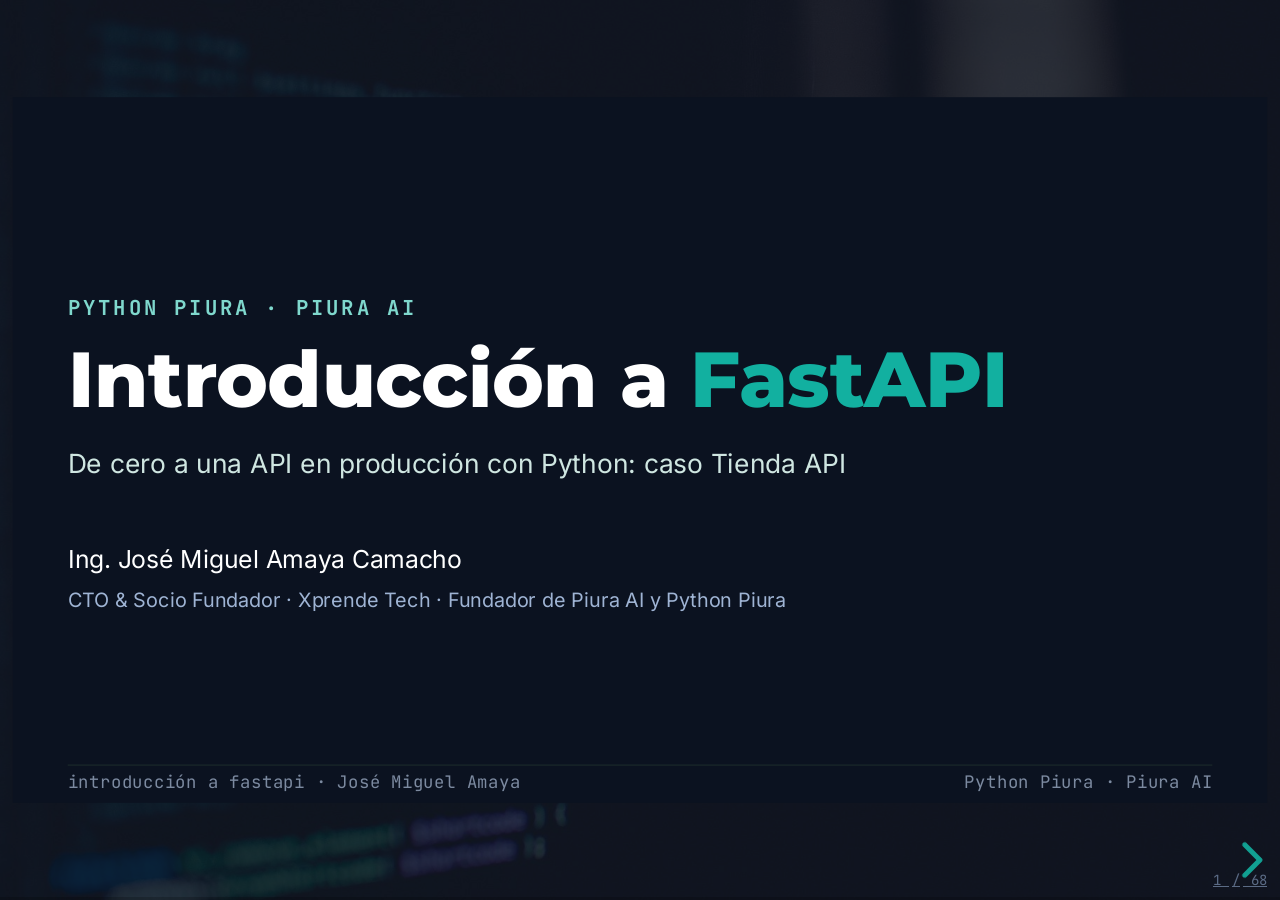
<file: introduccion-a-fastapi/index.html>
<!doctype html>
<html lang="es">
<head>
<meta charset="utf-8">
<meta name="viewport" content="width=device-width, initial-scale=1">
<title>Introducción a FastAPI · José Miguel Amaya</title>
<meta name="description" content="De cero a una API en producción con Python y FastAPI: REST, rutas, validación con Pydantic, dependencias, base de datos, seguridad y testing. Caso práctico: Tienda API. Charla de José Miguel Amaya (Python Piura · Piura AI).">
<link rel="canonical" href="https://joseamaya.github.io/introduccion-a-fastapi/">
<meta property="og:type" content="website">
<meta property="og:title" content="Introducción a FastAPI">
<meta property="og:description" content="REST, rutas, validación con Pydantic, dependencias, base de datos, seguridad y testing construyendo una Tienda API.">
<meta property="og:url" content="https://joseamaya.github.io/introduccion-a-fastapi/">
<link rel="icon" type="image/png" href="assets/favicon.png">
<link rel="stylesheet" href="vendor/reveal/reset.css">
<link rel="stylesheet" href="vendor/reveal/reveal.css">
<link rel="stylesheet" href="vendor/reveal/highlight-theme.css">
<link rel="stylesheet" href="css/fonts.css">
<link rel="stylesheet" href="css/theme.css">
<style>
  .reveal pre{font-size:.46em}
  .ide pre{font-size:.44em}
  .cl{display:block}
  .cl.hl{background:rgba(0,150,136,.18);box-shadow:-8px 0 0 rgba(0,150,136,.18);border-radius:4px}
  .cap{font-family:'JetBrains Mono',monospace;font-size:.4em;font-weight:700;letter-spacing:.06em;text-transform:uppercase;color:var(--muted);margin:.35em 0 .15em}
  section.dark .cap,section.navy .cap{color:#7FD8CD}
  .kv{display:flex;gap:10px;align-items:baseline;font-size:.5em;padding:.28em 0;border-bottom:1px solid var(--line)}
  .kv b{font-family:'JetBrains Mono',monospace;color:var(--teal-ink);min-width:8em;font-size:.92em}
  section.dark .kv,section.navy .kv{border-color:var(--dark-line)}
  section.dark .kv b,section.navy .kv b{color:var(--teal-l)}
  .big-q{font-family:'Montserrat',sans-serif;font-weight:800;font-size:1.5em;color:var(--ink);line-height:1.08;margin:0}
  .docsmock{background:#fff;border:1px solid var(--line);border-radius:14px;overflow:hidden;box-shadow:0 10px 26px rgba(11,18,32,.08)}
  .docsmock .dm-top{display:flex;align-items:center;gap:10px;background:#EEF3F2;padding:10px 16px;border-bottom:1px solid var(--line);font-family:'JetBrains Mono',monospace;font-size:.4em;color:var(--muted)}
  .docsmock .dm-top .dot{width:10px;height:10px;border-radius:50%;background:var(--teal-l)}
  .docsmock .dm-head{padding:14px 20px;border-bottom:1px solid var(--line)}
  .docsmock .dm-head b{font-family:'Montserrat',sans-serif;font-size:.7em;color:var(--ink)}
  .docsmock .dm-head small{display:block;font-family:'JetBrains Mono',monospace;font-size:.4em;color:var(--muted)}
  .docsmock .dm-row{display:flex;align-items:center;gap:14px;padding:12px 20px;border-bottom:1px solid var(--line)}
  .docsmock .dm-row:last-child{border-bottom:0}
  .docsmock .dm-row code{font-family:'JetBrains Mono',monospace;font-size:.46em;color:var(--ink)}
  .docsmock .dm-desc{margin-left:auto;font-size:.42em;color:var(--muted)}
  .layers{display:flex;flex-direction:column;gap:10px}
  .layers .ly{display:flex;align-items:center;gap:14px;border:1px solid var(--line);border-radius:12px;padding:12px 16px;background:#fff}
  .layers .ly b{font-family:'JetBrains Mono',monospace;font-size:.44em;color:var(--teal-ink);min-width:9em}
  .layers .ly span{font-size:.46em;color:var(--body)}
  section.light .kicker{color:var(--teal-ink)}
  @media (prefers-reduced-motion: reduce){
    .reveal .fragment{transition:none!important}
    .reveal .slides section{transition:none!important}
  }
</style>
</head>
<body>
<noscript>
  <style>
    .reveal{position:static;height:auto}
    .reveal .slides{position:static;width:auto;height:auto;transform:none!important}
    .reveal .slides>section{display:block;position:relative;min-height:0;height:auto;padding:40px 24px;border-bottom:1px solid #dfe6f0}
    .reveal .foot{display:none}
  </style>
  <p style="font-family:sans-serif;padding:16px;background:#0B1220;color:#fff;margin:0">Esta presentación usa JavaScript (Reveal.js) para navegar. Aquí está el contenido completo.</p>
</noscript>
<div class="reveal"><div class="slides">

<!-- 1 PORTADA -->
<section class="navy" data-background-image="assets/bg-code.jpg" data-background-opacity="0.16" data-background-transition="fade">
  <div class="pad">
    <div class="kicker" style="color:#7FD8CD">Python Piura · Piura AI</div>
    <h1 style="font-size:1.9em;line-height:1.03">Introducción a <span style="color:var(--teal-l)">FastAPI</span></h1>
    <p class="lead" style="color:#CFE6E1;font-size:.64em;margin-top:.6em">De cero a una API en producción con Python: caso Tienda API</p>
    <div style="margin-top:1.1em">
      <strong style="color:#fff;font-size:.6em;display:block">Ing. José Miguel Amaya Camacho</strong>
      <span style="color:#9FB4D4;font-size:.48em">CTO &amp; Socio Fundador · Xprende Tech · Fundador de Piura AI y Python Piura</span>
    </div>
  </div>
  <aside class="notes">⏱ 30 s · Bienvenida y promesa: hoy construimos, pieza por pieza, una API real con FastAPI. Al final sabrán modelar rutas, validar datos, inyectar dependencias, conectar una base de datos, proteger endpoints y escribir tests.</aside>
</section>

<!-- 2 QUIÉN SOY -->
<section class="light">
  <div class="pad">
    <div class="kicker">Quién les habla</div>
    <h2>José Miguel Amaya — APIs en Python</h2>
    <div class="grid g2" style="margin-top:18px;align-items:start;grid-template-columns:260px 1fr">
      <img loading="lazy" decoding="async" src="assets/miguel-square.jpg" alt="José Miguel Amaya" style="width:100%;border-radius:14px;border:3px solid var(--teal-l)">
      <ul style="font-size:.56em;line-height:1.6;margin:0;padding-left:1.1em">
        <li>CTO y socio fundador de <strong>Xprende Tech</strong>. Full Stack Engineer en Efilm Online.</li>
        <li>Fundador de <strong>Piura AI</strong>, <strong>Tallanix</strong>, <strong>Python Piura</strong> y <strong>VICUX</strong>.</li>
        <li>Especialista en Python, Django/FastAPI e IA (LangChain, LangGraph, RAG).</li>
        <li>Autor de charlas y talleres de desarrollo web y IA aplicada en Python Piura y Piura AI.</li>
      </ul>
    </div>
    <div style="display:flex;gap:60px;align-items:end;margin-top:8px">
      <div>
        <div class="muted" style="font-family:'JetBrains Mono';font-size:.36em">comunidad</div>
        <div style="display:flex;gap:22px;align-items:center;margin-top:6px">
          <img aria-hidden="true" loading="lazy" decoding="async" src="assets/logo-pythonpiura.jpg" alt="" style="height:66px">
          <img aria-hidden="true" loading="lazy" decoding="async" src="assets/logo-piuraai.png" alt="" style="height:62px">
        </div>
      </div>
      <div>
        <div class="muted" style="font-family:'JetBrains Mono';font-size:.36em">empresa</div>
        <div style="display:flex;gap:22px;align-items:center;margin-top:6px">
          <img aria-hidden="true" loading="lazy" decoding="async" src="assets/logo-tallanix.png" alt="" style="height:54px">
          <img aria-hidden="true" loading="lazy" decoding="async" src="assets/logo-xprende.png" alt="" style="height:38px">
        </div>
      </div>
    </div>
  </div>
  <aside class="notes">⏱ 30 s · Treinta segundos de credibilidad. No leer la lista: elegir dos logros relevantes para devs. Mencionar que el caso Tienda API es un proyecto real simplificado.</aside>
</section>

<!-- 3 AGENDA -->
<section class="light">
  <div class="pad">
    <div class="kicker">Agenda · ~90 minutos</div>
    <h2>El recorrido de hoy</h2>
    <ul class="agenda" style="margin-top:14px">
      <li><b>01</b> Fundamentos web: qué es una API REST <span>8 min</span></li>
      <li><b>02</b> FastAPI: qué es y por qué <span>8 min</span></li>
      <li><b>03</b> Primeros pasos: hola mundo y docs <span>8 min</span></li>
      <li><b>04</b> Rutas, parámetros y validación <span>22 min</span></li>
      <li><b>05</b> Dependencias y tareas en segundo plano <span>6 min</span></li>
      <li><b>06</b> Base de datos y seguridad <span>20 min</span></li>
      <li><b>07</b> Testing, routers y despliegue <span>12 min</span></li>
    </ul>
  </div>
  <aside class="notes">⏱ 30 s · Mostrar el mapa completo para que sepan a dónde vamos. Aclarar que cada bloque termina con algo ejecutable: nada queda en el aire.</aside>
</section>

<!-- 4 QUÉ CONSTRUIREMOS -->
<section class="light">
  <div class="pad">
    <div class="kicker">El caso</div>
    <h2>Tienda API</h2>
    <p class="lead">Una API para una tienda en línea. Todo el taller gira alrededor de estos recursos.</p>
    <div class="grid g3" style="margin-top:16px">
      <div class="card a-cyan"><div class="label">recurso</div><div class="value">Producto</div><p>id, nombre, precio, categoría, stock.</p></div>
      <div class="card a-green"><div class="label">recurso</div><div class="value">Pedido</div><p>productos, cantidad, cliente, total.</p></div>
      <div class="card a-amber"><div class="label">recurso</div><div class="value">Usuario</div><p>credenciales, perfil, permisos.</p></div>
    </div>
    <div style="display:flex;gap:10px;flex-wrap:wrap;margin-top:16px;align-items:center">
      <span class="method get">GET</span><code style="font-size:.44em">/productos</code>
      <span class="method post">POST</span><code style="font-size:.44em">/productos</code>
      <span class="method put">PUT</span><code style="font-size:.44em">/productos/{id}</code>
      <span class="method delete">DELETE</span><code style="font-size:.44em">/productos/{id}</code>
    </div>
  </div>
  <aside class="notes">⏱ 45 s · Presentar el caso una sola vez. Insistir: cada concepto nuevo se aplica a la Tienda API, así no hay ejemplos sueltos.</aside>
</section>

<!-- 5 DIVISOR 01 -->
<section class="navy">
  <div class="pad">
    <div class="sectionnum">01</div>
    <h2 style="font-size:1.6em">Fundamentos web</h2>
    <p class="lead" style="color:#CFE6E1;font-size:.6em">Qué es una API REST y por qué el mundo habla HTTP</p>
  </div>
  <aside class="notes">⏱ 10 s · Divisor. Recordar que REST no es una tecnología sino un conjunto de convenciones.</aside>
</section>

<!-- 6 QUÉ ES REST -->
<section class="light">
  <div class="pad">
    <div class="kicker">Punto de partida</div>
    <h2 class="big-q">¿Qué es una API REST?</h2>
    <div class="grid g2" style="margin-top:18px">
      <div class="card a-cyan"><div class="label">API</div><div class="value" style="font-size:.9em">Contrato</div><p>Interfaz que permite que dos programas se comuniquen: el cliente pide, el servidor responde.</p></div>
      <div class="card a-cyan"><div class="label">REST</div><div class="value" style="font-size:.9em">Convenciones</div><p><b>RE</b>presentational <b>S</b>tate <b>T</b>ransfer: reglas para diseñar esos servicios de forma uniforme sobre HTTP.</p></div>
    </div>
    <div class="callout" style="margin-top:16px"><span class="ic">i</span><div>Se apoya en el protocolo <b>HTTP</b> y se usa en casi toda aplicación web moderna: móviles, frontends, microservicios.</div></div>
  </div>
  <aside class="notes">⏱ 90 s · Definir API y REST con la analogía del restaurante: el menú es el contrato, el mesero es HTTP. No entrar aún en verbos ni códigos.</aside>
</section>

<!-- 7 RECURSOS Y ENDPOINTS -->
<section class="light">
  <div class="pad">
    <div class="kicker">Característica 1</div>
    <h2>Recursos y endpoints</h2>
    <p class="lead">Todo se modela como un <b>recurso</b>: una entidad con nombre. Cada recurso vive en una URL única.</p>
    <div class="kv" style="margin-top:14px"><b>/productos</b> la colección de productos</div>
    <div class="kv"><b>/productos/42</b> un producto concreto</div>
    <div class="kv"><b>/pedidos/42/items</b> los ítems de un pedido</div>
    <div class="callout tip" style="margin-top:16px"><span class="ic">✓</span><div>Nombra recursos con <b>sustantivos en plural</b> (<code>productos</code>), no con acciones (<code>obtenerProductos</code>).</div></div>
  </div>
  <aside class="notes">⏱ 90 s · El endpoint es la URL. La jerarquía /pedidos/42/items muestra relaciones. Regla práctica: sustantivos, plural, minúsculas.</aside>
</section>

<!-- 8 VERBOS HTTP -->
<section class="light">
  <div class="pad">
    <div class="kicker">Característica 2</div>
    <h2>Verbos HTTP</h2>
    <p class="lead">La <b>acción</b> no va en la URL: va en el método HTTP.</p>
    <div class="grid g2" style="margin-top:16px">
      <div class="kv"><span class="method get">GET</span> leer / recuperar datos</div>
      <div class="kv"><span class="method post">POST</span> crear un recurso nuevo</div>
      <div class="kv"><span class="method put">PUT</span> reemplazar un recurso completo</div>
      <div class="kv"><span class="method patch">PATCH</span> actualizar parcialmente</div>
      <div class="kv"><span class="method delete">DELETE</span> eliminar un recurso</div>
      <div class="kv"><span class="method get">GET</span> <span class="muted">/productos?categoria=ropa</span></div>
    </div>
    <div class="callout" style="margin-top:16px"><span class="ic">i</span><div>Mismo endpoint <code>/productos</code>, distinto verbo: <b>GET</b> lo lista, <b>POST</b> lo crea.</div></div>
  </div>
  <aside class="notes">⏱ 120 s · Insistir en la separación acción/recurso. PUT vs PATCH es la duda clásica: reemplazo total vs parcial.</aside>
</section>

<!-- 9 STATELESS Y JSON -->
<section class="light">
  <div class="pad">
    <div class="kicker">Característica 3</div>
    <h2>Sin estado y en JSON</h2>
    <div class="grid g2" style="margin-top:18px">
      <div class="card a-cyan"><div class="label">stateless</div><div class="value" style="font-size:.9em">Sin estado</div><p>Cada petición lleva toda la información necesaria (incluida la identidad). El servidor no recuerda al cliente entre peticiones.</p></div>
      <div class="card a-cyan"><div class="label">formato</div><div class="value" style="font-size:.9em">JSON</div><p>Los datos viajan en un formato estándar: <code>application/json</code>. Fácil de leer por humanos y máquinas.</p></div>
    </div>
    <div class="cap" style="margin-top:14px">respuesta típica</div>
    <pre><code class="language-json" data-hl="2">{
  "id": 42, "nombre": "Mouse", "precio": 25.9, "en_stock": true
}</code></pre>
  </div>
  <aside class="notes">⏱ 90 s · Stateless habilita escalar horizontalmente: cualquier servidor puede atender cualquier petición. JSON es el idioma franco actual.</aside>
</section>

<!-- 10 CÓDIGOS DE ESTADO -->
<section class="light">
  <div class="pad">
    <div class="kicker">Característica 4</div>
    <h2>Códigos de estado</h2>
    <p class="lead">HTTP responde con un número que cuenta qué pasó. Se agrupan por familia.</p>
    <div class="grid g2" style="margin-top:16px;gap:14px">
      <div><div style="margin-bottom:8px"><span class="status s2">2xx</span></div><div style="font-size:.46em">Éxito. <span class="muted">200 OK · 201 Created · 204 No Content</span></div></div>
      <div><div style="margin-bottom:8px"><span class="status s3">3xx</span></div><div style="font-size:.46em">Redirección. <span class="muted">301 Moved · 304 Not Modified</span></div></div>
      <div><div style="margin-bottom:8px"><span class="status s4">4xx</span></div><div style="font-size:.46em">Error del cliente. <span class="muted">400 · 401 · 403 · 404 · 422</span></div></div>
      <div><div style="margin-bottom:8px"><span class="status s5">5xx</span></div><div style="font-size:.46em">Error del servidor. <span class="muted">500 · 503</span></div></div>
    </div>
    <div class="callout warn" style="margin-top:16px"><span class="ic">!</span><div>El <b>422</b> es la estrella de FastAPI: datos válidos como JSON pero que no cumplen el esquema.</div></div>
  </div>
  <aside class="notes">⏱ 120 s · No memorizar todos: entender familias. 4xx culpa del cliente, 5xx culpa del servidor. El 422 se usará en la validación con Pydantic.</aside>
</section>

<!-- 11 VENTAJAS -->
<section class="light">
  <div class="pad">
    <div class="kicker">Por qué REST</div>
    <h2>Ventajas para el desarrollo</h2>
    <div class="grid g3" style="margin-top:18px">
      <div class="card a-green"><div class="value" style="font-size:.85em">Desacople</div><p>Frontend y backend evolucionan por separado; pueden vivir en servidores distintos.</p></div>
      <div class="card a-green"><div class="value" style="font-size:.85em">Escalable</div><p>Sin estado: se replican servidores y balanceadores con facilidad.</p></div>
      <div class="card a-green"><div class="value" style="font-size:.85em">Universal</div><p>Independiente del lenguaje y la plataforma del cliente o del servidor.</p></div>
    </div>
    <div class="callout tip" style="margin-top:16px"><span class="ic">✓</span><div>Un mismo backend sirve a la web, a la app móvil y a otros servicios internos.</div></div>
  </div>
  <aside class="notes">⏱ 60 s · Cerrar la parte teórica conectando con FastAPI: un framework que hace estas convenciones fáciles de implementar.</aside>
</section>

<!-- 12 DIVISOR 02 -->
<section class="navy">
  <div class="pad">
    <div class="sectionnum">02</div>
    <h2 style="font-size:1.6em">FastAPI</h2>
    <p class="lead" style="color:#CFE6E1;font-size:.6em">El framework moderno para construir APIs con Python</p>
  </div>
  <aside class="notes">⏱ 10 s · Divisor. Prometer: en pocas líneas ya tendremos una API con documentación incluida.</aside>
</section>

<!-- 13 QUÉ ES FASTAPI -->
<section class="light">
  <div class="pad">
    <div class="kicker">El framework</div>
    <h2 class="big-q">¿Qué es FastAPI?</h2>
    <p class="lead">Un framework web moderno y de alto rendimiento para construir APIs con Python 3.10+, basado en las <b>anotaciones de tipos</b> del lenguaje.</p>
    <div class="grid g3" style="margin-top:18px">
      <div class="card a-cyan"><div class="label">velocidad</div><div class="value" style="font-size:.85em">ASGI</div><p>Asíncrono de verdad, comparable a Node.js y Go.</p></div>
      <div class="card a-cyan"><div class="label">tipado</div><div class="value" style="font-size:.85em">Type hints</div><p>Los tipos son la fuente de verdad: validación y docs salen de ahí.</p></div>
      <div class="card a-cyan"><div class="label">adopción</div><div class="value" style="font-size:.85em">Empresas</div><p>Usado por Microsoft, Uber, Netflix y miles de equipos.</p></div>
    </div>
  </div>
  <aside class="notes">⏱ 90 s · Enfatizar que FastAPI no inventa un lenguaje: aprovecha el tipado de Python. Eso es lo que lo hace distinto a Flask o Django para APIs.</aside>
</section>

<!-- 14 FastAPI vs Flask vs Django -->
<section class="light">
  <div class="pad">
    <div class="kicker">¿Por qué FastAPI?</div>
    <h2>FastAPI vs Flask vs Django</h2>
    <table style="margin-top:16px">
      <thead><tr><th></th><th>FastAPI</th><th>Flask</th><th>Django</th></tr></thead>
      <tbody>
        <tr><td><b>Tipo</b></td><td>Framework de APIs</td><td>Micro-framework</td><td>Todo incluido</td></tr>
        <tr><td><b>Validación</b></td><td>Pydantic, integrada</td><td>Manual / extensiones</td><td>Forms + DRF</td></tr>
        <tr><td><b>Async</b></td><td>Nativo (ASGI)</td><td>Parcial</td><td>Parcial (ASGI)</td></tr>
        <tr><td><b>Docs</b></td><td>Automáticas (OpenAPI)</td><td>Extensiones</td><td>DRF + drf-spectacular</td></tr>
        <tr><td><b>Ideal para</b></td><td>APIs y microservicios</td><td>Apps pequeñas</td><td>Apps con admin y ORM</td></tr>
      </tbody>
    </table>
    <div class="callout" style="margin-top:14px"><span class="ic">i</span><div>Los tres son Python. FastAPI brilla cuando el <b>contrato de la API</b> y el rendimiento son la prioridad.</div></div>
  </div>
  <aside class="notes">⏱ 90 s · No es "el mejor", es "el más adecuado para APIs". Django sigue siendo gran opción si necesitas admin, ORM y baterías incluidas.</aside>
</section>

<!-- 15 CARACTERÍSTICAS -->
<section class="light">
  <div class="pad">
    <div class="kicker">Qué trae de fábrica</div>
    <h2>Características</h2>
    <div class="grid g2" style="margin-top:16px;gap:14px">
      <div class="kv"><b>Validación</b> automática con Pydantic</div>
      <div class="kv"><b>Docs</b> interactivas (OpenAPI)</div>
      <div class="kv"><b>Async</b> nativo con <code>async</code>/<code>await</code></div>
      <div class="kv"><b>Dependencias</b> con inyección</div>
      <div class="kv"><b>Seguridad</b> OAuth2, JWT, API keys</div>
      <div class="kv"><b>ORM</b> compatible (SQLAlchemy, etc.)</div>
    </div>
    <div class="callout" style="margin-top:16px"><span class="ic">i</span><div>Menos código repetido: describes <b>qué</b> datos esperas y FastAPI se encarga del resto.</div></div>
  </div>
  <aside class="notes">⏱ 90 s · No leer como lista: elegir dos o tres y adelantar dónde se verán (validación en bloque 04, dependencias en 05, seguridad en 06).</aside>
</section>

<!-- 16 SOBRE HOMBROS DE GIGANTES -->
<section class="light">
  <div class="pad">
    <div class="kicker">Arquitectura</div>
    <h2>Sobre hombros de gigantes</h2>
    <p class="lead">FastAPI es una capa delgada y bien pensada sobre dos bibliotecas maduras.</p>
    <div class="grid g2" style="margin-top:18px">
      <div class="card a-cyan"><div class="label">web</div><div class="value" style="font-size:.9em">Starlette</div><p>Toolkit ASGI (el sucesor de WSGI) para las partes web: rutas, peticiones, respuestas, WebSockets.</p></div>
      <div class="card a-green"><div class="label">datos</div><div class="value" style="font-size:.9em">Pydantic</div><p>Validación y serialización de datos basada en tipos. El corazón del tipado de FastAPI.</p></div>
    </div>
    <div class="callout tip" style="margin-top:16px"><span class="ic">✓</span><div>Entender estas dos piezas hace que FastAPI deje de ser magia y pase a ser predecible.</div></div>
  </div>
  <aside class="notes">⏱ 90 s · Starlette = web, Pydantic = datos. Cada mensaje de error de validación viene de Pydantic; cada respuesta y middleware viene de Starlette.</aside>
</section>

<!-- 17 INSTALACIÓN -->
<section class="dark">
  <div class="pad">
    <div class="kicker">Puesta en marcha</div>
    <h2 style="color:#fff">Instalación</h2>
    <p class="lead">Python 3.10+ y un entorno virtual. La forma moderna es un solo comando.</p>
    <div class="grid g2" style="margin-top:16px;align-items:start">
      <div>
        <div class="cap">crear entorno</div>
        <div class="term">
          <div class="bar"><span class="dots"><span style="background:#FF5F57"></span><span style="background:#FEBC2E"></span><span style="background:#28C840"></span></span><span>bash</span></div>
          <div class="body"><span class="d">$</span> python -m venv .venv
<span class="d">$</span> source .venv/bin/activate
<span class="d">$</span> pip install <span class="g">"fastapi[standard]"</span></div>
        </div>
      </div>
      <div>
        <div class="cap">qué incluye</div>
        <div class="kv" style="border-color:var(--dark-line)"><b>fastapi</b> el framework</div>
        <div class="kv" style="border-color:var(--dark-line)"><b>uvicorn</b> el servidor ASGI</div>
        <div class="kv" style="border-color:var(--dark-line)"><b>fastapi-cli</b> el comando <code>fastapi</code></div>
        <div class="kv" style="border-color:var(--dark-line)"><b>pydantic</b> validación de datos</div>
      </div>
    </div>
    <div class="callout warn" style="margin-top:14px"><span class="ic">!</span><div>Ya no hace falta instalar <code>uvicorn</code> por separado: viene en <code>fastapi[standard]</code>.</div></div>
  </div>
  <aside class="notes">⏱ 90 s · Mostrar que el entorno virtual es higiene, no opcional. El comando fastapi[standard] es la recomendación oficial actual.</aside>
</section>

<!-- 18 DIVISOR 03 -->
<section class="navy">
  <div class="pad">
    <div class="sectionnum">03</div>
    <h2 style="font-size:1.6em">Primeros pasos</h2>
    <p class="lead" style="color:#CFE6E1;font-size:.6em">De cero a una API documentada en cinco minutos</p>
  </div>
  <aside class="notes">⏱ 10 s · Divisor. Aquí empieza lo ejecutable.</aside>
</section>

<!-- 19 HOLA MUNDO -->
<section class="light">
  <div class="pad">
    <div class="kicker">El mínimo</div>
    <h2>Hola mundo</h2>
    <div class="ide" style="margin-top:14px">
      <div class="filebar"><span class="dots"><span style="background:#FF5F57"></span><span style="background:#FEBC2E"></span><span style="background:#28C840"></span></span><span class="fname">main.py</span></div>
      <pre><code class="language-python" data-hl="1,3,5,6">from fastapi import FastAPI

app = FastAPI()

@app.get("/")
async def root():
    return {"mensaje": "Hola mundo"}</code></pre>
    </div>
    <div class="callout" style="margin-top:14px"><span class="ic">i</span><div>Siete líneas: importamos, creamos la app, declaramos una ruta y devolvemos un diccionario.</div></div>
  </div>
  <aside class="notes">⏱ 90 s · Escribirlo en vivo si es posible. Señalar que el diccionario se convierte a JSON automáticamente.</aside>
</section>

<!-- 20 ANALICEMOS EL CÓDIGO -->
<section class="light">
  <div class="pad">
    <div class="kicker">Disección</div>
    <h2>Analicemos el código</h2>
    <div class="grid g2" style="margin-top:16px;align-items:start;gap:20px">
      <div>
        <div class="cap">app</div>
        <pre><code class="language-python" data-hl="1,3">from fastapi import FastAPI

app = FastAPI()</code></pre>
      </div>
      <div>
        <div class="cap">ruta</div>
        <pre><code class="language-python" data-hl="1,2">@app.get("/")
async def root():
    return {"mensaje": "Hola mundo"}</code></pre>
      </div>
    </div>
    <div class="layers" style="margin-top:14px">
      <div class="ly"><b>FastAPI()</b><span>la clase que provee toda la funcionalidad; <code>app</code> es la instancia con la que se registran rutas.</span></div>
      <div class="ly"><b>@app.get("/")</b><span>decorador de operación: la función de abajo atiende <b>GET /</b>.</span></div>
      <div class="ly"><b>async def</b><span>función de operación; se llama en cada petición y devuelve el cuerpo de la respuesta.</span></div>
    </div>
  </div>
  <aside class="notes">⏱ 120 s · Nombrar los tres conceptos: instancia, decorador de operación y función de operación. Son el vocabulario que usaremos todo el taller.</aside>
</section>

<!-- 21 EJECUTAR -->
<section class="dark">
  <div class="pad">
    <div class="kicker">A correr</div>
    <h2 style="color:#fff">Levantar el servidor</h2>
    <div class="term" style="margin-top:14px">
      <div class="bar"><span class="dots"><span style="background:#FF5F57"></span><span style="background:#FEBC2E"></span><span style="background:#28C840"></span></span><span>bash</span></div>
      <div class="body"><span class="d">$</span> fastapi dev main.py

 <span class="c">INFO</span>  Uvicorn running on <span class="g">http://127.0.0.1:8000</span>
 <span class="c">INFO</span>  Application startup complete.
 <span class="c">INFO</span>  GET / <span class="g">200 OK</span></div>
    </div>
    <div class="grid g2" style="margin-top:16px;gap:14px">
      <div class="kv" style="border-color:var(--dark-line)"><b>fastapi dev</b> desarrollo + recarga</div>
      <div class="kv" style="border-color:var(--dark-line)"><b>fastapi run</b> producción</div>
    </div>
    <div class="callout" style="margin-top:14px"><span class="ic">i</span><div>Con <code>--reload</code> (incluido en <code>dev</code>) el servidor se reinicia al guardar cada cambio.</div></div>
  </div>
  <aside class="notes">⏱ 60 s · Mostrar el log: puerto 8000, y el acceso GET / con 200. Explicar la diferencia entre dev y run.</aside>
</section>

<!-- 22 DOCS AUTOMÁTICAS -->
<section class="light">
  <div class="pad">
    <div class="kicker">Regalo de FastAPI</div>
    <h2>Documentación automática</h2>
    <p class="lead">Con solo definir las rutas, FastAPI genera una interfaz interactiva para probar la API.</p>
    <div class="docsmock" style="margin-top:14px">
      <div class="dm-top"><span class="dot"></span><span>http://127.0.0.1:8000/docs</span></div>
      <div class="dm-head"><b>Tienda API</b><small>FastAPI · OpenAPI 3.1 · swagger-ui</small></div>
      <div class="dm-row"><span class="method get">GET</span><code>/productos</code><span class="dm-desc">Listar productos</span></div>
      <div class="dm-row"><span class="method post">POST</span><code>/productos</code><span class="dm-desc">Crear producto</span></div>
      <div class="dm-row"><span class="method get">GET</span><code>/productos/{id}</code><span class="dm-desc">Obtener uno</span></div>
      <div class="dm-row"><span class="method delete">DELETE</span><code>/productos/{id}</code><span class="dm-desc">Eliminar</span></div>
    </div>
    <div class="callout tip" style="margin-top:14px"><span class="ic">✓</span><div><code>/docs</code> usa Swagger UI y <code>/redoc</code> una versión de lectura. Se pueden probar los endpoints sin Postman.</div></div>
  </div>
  <aside class="notes">⏱ 90 s · Momento "wow": la documentación no se escribe, se deriva del código. Mencionar /redoc y el esquema OpenAPI en /openapi.json.</aside>
</section>

<!-- 23 TYPE HINTS -->
<section class="light">
  <div class="pad">
    <div class="kicker">La base de todo</div>
    <h2>Type hints</h2>
    <p class="lead">Todo FastAPI se apoya en las anotaciones de tipo de Python. No son obligatorias, pero lo cambian todo.</p>
    <div class="grid g2" style="margin-top:16px;align-items:start;gap:20px">
      <div>
        <div class="cap">sin tipos</div>
        <pre><code class="language-python">nombre = "Mouse"
precio = 25.9
en_stock = True</code></pre>
      </div>
      <div>
        <div class="cap">con tipos (moderno)</div>
        <pre><code class="language-python" data-hl="1,2,3">nombre: str = "Mouse"
precio: float = 25.9
en_stock: bool = True</code></pre>
      </div>
    </div>
    <div class="callout" style="margin-top:14px"><span class="ic">i</span><div>Desde Python 3.9+ se usan los genéricos nativos: <code>list[str]</code>, <code>dict[str, int]</code>. Y desde 3.10, <code>str | None</code> en lugar de <code>Optional[str]</code>.</div></div>
  </div>
  <aside class="notes">⏱ 90 s · Mostrar que list[str] reemplaza a typing.List[str]. Este cambio moderno es una de las actualizaciones clave frente a las charlas antiguas.</aside>
</section>

<!-- 24 DIVISOR 04 -->
<section class="navy">
  <div class="pad">
    <div class="sectionnum">04</div>
    <h2 style="font-size:1.6em">Rutas y parámetros</h2>
    <p class="lead" style="color:#CFE6E1;font-size:.6em">El corazón de una API: recibir datos y validarlos</p>
  </div>
  <aside class="notes">⏱ 10 s · Divisor. El bloque más largo y el más importante.</aside>
</section>

<!-- 25 El ciclo de una petición -->
<section class="light">
  <div class="pad">
    <div class="kicker">Mapa del bloque</div>
    <h2>El ciclo de una petición</h2>
    <p class="lead">Todo lo que veremos en este bloque ocurre en este recorrido.</p>
    <div class="reqflow" style="margin-top:22px">
      <div class="node"><b>Petición</b><small>método + path + body</small></div>
      <div class="arrow">→</div>
      <div class="node t"><b>Validación</b><small>Pydantic (422 si falla)</small></div>
      <div class="arrow">→</div>
      <div class="node"><b>Dependencias</b><small>Depends(...)</small></div>
      <div class="arrow">→</div>
      <div class="node"><b>Función</b><small>tu lógica</small></div>
      <div class="arrow">→</div>
      <div class="node t"><b>Respuesta</b><small>response_model → JSON</small></div>
    </div>
    <div class="callout tip" style="margin-top:20px"><span class="ic">✓</span><div>Si entiendes este orden, cada pieza de FastAPI encaja en su sitio.</div></div>
  </div>
  <aside class="notes">⏱ 60 s · Mapa mental antes de los detalles. Volver a esta slide al terminar el bloque para repasar.</aside>
</section>

<!-- 26 PATH Y OPERACIONES -->
<section class="light">
  <div class="pad">
    <div class="kicker">Vocabulario</div>
    <h2>Path y operaciones</h2>
    <div class="grid g2" style="margin-top:16px;align-items:start;gap:20px">
      <div>
        <div class="kv"><b>Path</b> última parte de la URL, desde el primer <code>/</code></div>
        <div class="kv"><b>Operación</b> el método HTTP aplicado a ese path</div>
        <div class="kv"><b>Endpoint</b> la combinación path + operación</div>
      </div>
      <div>
        <div class="cap">todas las operaciones</div>
        <pre><code class="language-python" data-hl="1,2,3,4,5">@app.get("/")
@app.post("/")
@app.put("/")
@app.patch("/")
@app.delete("/")
@app.options("/")
@app.head("/")</code></pre>
      </div>
    </div>
  </div>
  <aside class="notes">⏱ 90 s · Explicar que el path separa "intereses" y el verbo la acción. En la práctica usaremos sobre todo GET, POST, PUT y DELETE.</aside>
</section>

<!-- 27 PARÁMETROS DE RUTA -->
<section class="light">
  <div class="pad">
    <div class="kicker">Datos en la URL</div>
    <h2>Parámetros de ruta</h2>
    <p class="lead">Un segmento variable se declara entre llaves y llega como argumento de la función.</p>
    <div class="ide" style="margin-top:14px">
      <div class="filebar"><span class="dots"><span style="background:#FF5F57"></span><span style="background:#FEBC2E"></span><span style="background:#28C840"></span></span><span class="fname">main.py</span></div>
      <pre><code class="language-python" data-hl="1,2,3">@app.get("/productos/{producto_id}")
async def obtener_producto(producto_id: int):
    return {"producto_id": producto_id}</code></pre>
    </div>
    <div class="callout" style="margin-top:14px"><span class="ic">i</span><div>Al pedir <code>/productos/42</code>, FastAPI llama a la función con <code>producto_id=42</code>.</div></div>
  </div>
  <aside class="notes">⏱ 90 s · El nombre entre llaves debe coincidir con el argumento. Es la primera vez que aparece un dato dinámico.</aside>
</section>

<!-- 28 RUTA CON TIPOS -->
<section class="light">
  <div class="pad">
    <div class="kicker">Validación gratis</div>
    <h2>Parámetros con tipos</h2>
    <p class="lead">Declarar el tipo activa el <b>parseo y la validación</b> automáticos.</p>
    <div class="ide" style="margin-top:14px">
      <div class="filebar"><span class="dots"><span style="background:#FF5F57"></span><span style="background:#FEBC2E"></span><span style="background:#28C840"></span></span><span class="fname">main.py</span></div>
      <pre><code class="language-python" data-hl="2">@app.get("/productos/{producto_id}")
async def obtener(producto_id: int):
    return {"producto_id": producto_id}</code></pre>
    </div>
    <div class="grid g2" style="margin-top:14px;gap:14px">
      <div class="callout tip" style="margin:0"><span class="ic">✓</span><div><code>/productos/42</code> → <b>200 OK</b>, <code>producto_id</code> es un <code>int</code>.</div></div>
      <div class="callout err" style="margin:0"><span class="ic">×</span><div><code>/productos/abc</code> → <b>422</b> con un error explicando el tipo.</div></div>
    </div>
  </div>
  <aside class="notes">⏱ 90 s · Aquí se ve el valor del tipado: no escribimos validación manual. Mostrar el JSON de error de Pydantic si se puede.</aside>
</section>

<!-- 29 ENUM -->
<section class="light">
  <div class="pad">
    <div class="kicker">Valores predefinidos</div>
    <h2>Enum: valores permitidos</h2>
    <p class="lead">Cuando un parámetro solo admite ciertos valores, usa <code>Enum</code>.</p>
    <div class="ide" style="margin-top:14px">
      <div class="filebar"><span class="dots"><span style="background:#FF5F57"></span><span style="background:#FEBC2E"></span><span style="background:#28C840"></span></span><span class="fname">main.py</span></div>
      <pre><code class="language-python" data-hl="3,4,5,6,8">from enum import Enum

class Categoria(str, Enum):
    electronica = "electronica"
    ropa = "ropa"
    hogar = "hogar"

@app.get("/productos/categoria/{categoria}")
async def por_categoria(categoria: Categoria):
    return {"categoria": categoria}</code></pre>
    </div>
    <div class="callout tip" style="margin-top:12px"><span class="ic">✓</span><div>La documentación mostrará un desplegable con las opciones válidas. Cualquier otro valor da <b>422</b>.</div></div>
  </div>
  <aside class="notes">⏱ 90 s · Enum convierte reglas de negocio en tipos. Heredar de str hace que el valor serialice como texto en el JSON.</aside>
</section>

<!-- 30 PARÁMETROS DE CONSULTA -->
<section class="light">
  <div class="pad">
    <div class="kicker">Datos en la query</div>
    <h2>Parámetros de consulta</h2>
    <p class="lead">Van después del <code>?</code> en la URL, separados por <code>&amp;</code>. Se usan para filtrar, paginar u ordenar.</p>
    <div class="cap" style="margin-top:12px">URL</div>
    <pre><code class="language-text">GET /productos?skip=0&amp;limit=10</code></pre>
    <div class="ide" style="margin-top:12px">
      <div class="filebar"><span class="dots"><span style="background:#FF5F57"></span><span style="background:#FEBC2E"></span><span style="background:#28C840"></span></span><span class="fname">main.py</span></div>
      <pre><code class="language-python" data-hl="2">@app.get("/productos")
async def listar_productos(skip: int = 0, limit: int = 10):
    return productos[skip : skip + limit]</code></pre>
    </div>
    <div class="callout" style="margin-top:12px"><span class="ic">i</span><div>Todo argumento que <b>no</b> está en el path y tiene un tipo simple se interpreta como parámetro de consulta.</div></div>
  </div>
  <aside class="notes">⏱ 120 s · Diferencia clave path vs query: path identifica el recurso, query lo modula. skip/limit es el patrón clásico de paginación.</aside>
</section>

<!-- 31 QUERY: DEFAULT / OPCIONAL / REQUERIDO -->
<section class="light">
  <div class="pad">
    <div class="kicker">Tres casos</div>
    <h2>Por defecto, opcional o requerido</h2>
    <div class="grid g3" style="margin-top:16px;align-items:start;gap:16px">
      <div>
        <div class="cap">por defecto</div>
        <pre><code class="language-python" data-hl="1">skip: int = 0
limit: int = 10</code></pre>
      </div>
      <div>
        <div class="cap">opcional</div>
        <pre><code class="language-python" data-hl="1">q: str | None = None</code></pre>
      </div>
      <div>
        <div class="cap">requerido</div>
        <pre><code class="language-python" data-hl="1">q: str</code></pre>
      </div>
    </div>
    <div class="grid g3" style="margin-top:12px;gap:16px;font-size:.44em">
      <div class="callout" style="margin:0"><span class="ic">i</span><div>Si no se envía, toma el valor por defecto.</div></div>
      <div class="callout" style="margin:0"><span class="ic">i</span><div>Puede faltar; llega como <code>None</code>.</div></div>
      <div class="callout warn" style="margin:0"><span class="ic">!</span><div>Si falta, FastAPI responde <b>422</b>.</div></div>
    </div>
    <div class="callout tip" style="margin-top:12px"><span class="ic">✓</span><div>Regla de oro: sin valor por defecto = requerido.</div></div>
  </div>
  <aside class="notes">⏱ 120 s · Este trío se pregunta siempre. Insistir: la ausencia de default es lo que marca "requerido". Mostrar str | None como reemplazo moderno de Optional[str].</aside>
</section>

<!-- 32 Validación en parámetros -->
<section class="light">
  <div class="pad">
    <div class="kicker">Reglas declarativas</div>
    <h2>Validación en parámetros</h2>
    <p class="lead">Con <code>Query</code> y <code>Path</code> añades restricciones que se validan y aparecen en <code>/docs</code>.</p>
    <div class="ide" style="margin-top:12px">
      <div class="filebar"><span class="dots"><span style="background:#FF5F57"></span><span style="background:#FEBC2E"></span><span style="background:#28C840"></span></span><span class="fname">main.py</span></div>
      <pre><code class="language-python" data-hl="1,4,5,6,10">from fastapi import Path, Query

@app.get("/productos")
async def listar(
    skip: int = Query(0, ge=0),
    limit: int = Query(10, ge=1, le=100),
    q: str | None = Query(None, min_length=2),
):
    ...

@app.get("/productos/{producto_id}")
async def obtener(producto_id: int = Path(gt=0)):
    ...</code></pre>
    </div>
    <div class="callout tip" style="margin-top:12px"><span class="ic">✓</span><div><code>ge</code>/<code>le</code> (rangos) y <code>min_length</code> se validan solos: fuera de rango → <b>422</b>.</div></div>
  </div>
  <aside class="notes">⏱ 120 s · La validación no es solo de tipos sino de reglas. Todo queda documentado en Swagger sin esfuerzo adicional.</aside>
</section>

<!-- 33 REQUEST BODY + PYDANTIC -->
<section class="light">
  <div class="pad">
    <div class="kicker">Enviar datos</div>
    <h2>Request body con Pydantic</h2>
    <p class="lead">Los datos que envía el cliente se modelan con una clase de Pydantic.</p>
    <div class="ide" style="margin-top:12px">
      <div class="filebar"><span class="dots"><span style="background:#FF5F57"></span><span style="background:#FEBC2E"></span><span style="background:#28C840"></span></span><span class="fname">main.py</span></div>
      <pre><code class="language-python" data-hl="1,3,4,5,6,7,9,10">from pydantic import BaseModel, Field

class ProductoCreate(BaseModel):
    nombre: str
    descripcion: str | None = None
    precio: float = Field(gt=0)
    en_stock: bool = True

@app.post("/productos")
async def crear_producto(producto: ProductoCreate):
    return producto</code></pre>
    </div>
    <div class="callout" style="margin-top:12px"><span class="ic">i</span><div>FastAPI lee el JSON, lo convierte, lo valida y te entrega un objeto <code>ProductoCreate</code> listo para usar.</div></div>
  </div>
  <aside class="notes">⏱ 150 s · Aquí está el superpoder. Field(gt=0) es una regla declarativa. El mismo modelo alimenta la validación y la documentación.</aside>
</section>

<!-- 34 VALIDACIÓN PYDANTIC -->
<section class="light">
  <div class="pad">
    <div class="kicker">Cuando los datos no cuadran</div>
    <h2>Validación automática</h2>
    <p class="lead">Si el cuerpo no cumple el esquema, FastAPI responde <b>422</b> con el detalle exacto.</p>
    <div class="grid g2" style="margin-top:14px;align-items:start;gap:20px">
      <div>
        <div class="cap">enviamos</div>
        <pre><code class="language-json" data-hl="2">{
  "nombre": "Mouse", "precio": -5
}</code></pre>
      </div>
      <div>
        <div class="cap">respuesta 422</div>
        <pre><code class="language-json" data-hl="3,4">{
  "detail": [{
    "loc": ["body", "precio"],
    "msg": "Input should be greater than 0"
  }]
}</code></pre>
      </div>
    </div>
    <div class="callout tip" style="margin-top:12px"><span class="ic">✓</span><div>No escribimos ni un <code>if</code>: la regla vive en el modelo y el error indica campo y motivo.</div></div>
  </div>
  <aside class="notes">⏱ 120 s · Este es el gran diferenciador frente a validar a mano. Mostrar que el mensaje dice el campo exacto (loc) y por qué falló.</aside>
</section>

<!-- 35 BODY + PATH + QUERY -->
<section class="light">
  <div class="pad">
    <div class="kicker">Todo junto</div>
    <h2>Body + path + query</h2>
    <p class="lead">FastAPI decide de dónde tomar cada parámetro según su tipo y su nombre.</p>
    <div class="ide" style="margin-top:12px">
      <div class="filebar"><span class="dots"><span style="background:#FF5F57"></span><span style="background:#FEBC2E"></span><span style="background:#28C840"></span></span><span class="fname">main.py</span></div>
      <pre><code class="language-python" data-hl="2,3,4">@app.put("/productos/{producto_id}")
async def actualizar(
    producto_id: int,
    producto: ProductoCreate,
    notificar: bool = False,
):
    return {"id": producto_id, **producto.model_dump()}</code></pre>
    </div>
    <div class="grid g3" style="margin-top:12px;gap:14px;font-size:.44em">
      <div class="callout" style="margin:0"><span class="ic">i</span><div><code>producto_id</code> → viene del <b>path</b>.</div></div>
      <div class="callout" style="margin:0"><span class="ic">i</span><div><code>producto</code> (Pydantic) → del <b>body</b>.</div></div>
      <div class="callout" style="margin:0"><span class="ic">i</span><div><code>notificar</code> (simple) → de la <b>query</b>.</div></div>
    </div>
  </div>
  <aside class="notes">⏱ 120 s · Regla mental: path si está en la URL, body si es un modelo Pydantic, query si es un tipo simple. model_dump() reemplaza al antiguo .dict() de Pydantic v2.</aside>
</section>

<!-- 36 RESPONSE MODEL -->
<section class="light">
  <div class="pad">
    <div class="kicker">Controlar la salida</div>
    <h2>response_model</h2>
    <p class="lead">Define qué se devuelve. FastAPI filtra los campos que no estén en el modelo de salida.</p>
    <div class="ide" style="margin-top:12px">
      <div class="filebar"><span class="dots"><span style="background:#FF5F57"></span><span style="background:#FEBC2E"></span><span style="background:#28C840"></span></span><span class="fname">main.py</span></div>
      <pre><code class="language-python" data-hl="3,6,8">class UsuarioIn(BaseModel):
    username: str
    password: str

class UsuarioOut(BaseModel):
    username: str

@app.post("/usuarios", response_model=UsuarioOut)
async def crear_usuario(usuario: UsuarioIn):
    return usuario  # la contraseña nunca se expone</code></pre>
    </div>
    <div class="callout err" style="margin-top:12px"><span class="ic">×</span><div>Nunca devuelvas el modelo de entrada si contiene datos sensibles: usa un modelo de salida.</div></div>
  </div>
  <aside class="notes">⏱ 120 s · Caso real de seguridad: entrada y salida son modelos distintos. FastAPI descarta los campos extra automáticamente.</aside>
</section>

<!-- 37 STATUS CODE -->
<section class="light">
  <div class="pad">
    <div class="kicker">Comunicar el resultado</div>
    <h2>Códigos de estado explícitos</h2>
    <p class="lead">Por defecto todo responde 200. Indica el código correcto con <code>status_code</code>.</p>
    <div class="ide" style="margin-top:14px">
      <div class="filebar"><span class="dots"><span style="background:#FF5F57"></span><span style="background:#FEBC2E"></span><span style="background:#28C840"></span></span><span class="fname">main.py</span></div>
      <pre><code class="language-python" data-hl="1,3">from fastapi import status

@app.post("/productos", status_code=status.HTTP_201_CREATED)
async def crear_producto(producto: ProductoCreate):
    return producto</code></pre>
    </div>
    <div class="grid g2" style="margin-top:14px;gap:14px">
      <div class="kv"><span class="status s2">201</span> recurso creado</div>
      <div class="kv"><span class="status s2">204</span> sin contenido (DELETE)</div>
    </div>
  </div>
  <aside class="notes">⏱ 90 s · Usar las constantes status.HTTP_* en vez de números mágicos. Es parte de un buen contrato de API.</aside>
</section>

<!-- 38 Errores y HTTPException -->
<section class="light">
  <div class="pad">
    <div class="kicker">Errores con sentido</div>
    <h2>Errores y <code>HTTPException</code></h2>
    <p class="lead">Para errores de negocio, lanza una excepción con su código HTTP.</p>
    <div class="ide" style="margin-top:12px">
      <div class="filebar"><span class="dots"><span style="background:#FF5F57"></span><span style="background:#FEBC2E"></span><span style="background:#28C840"></span></span><span class="fname">main.py</span></div>
      <pre><code class="language-python" data-hl="1,5,6">from fastapi import HTTPException

@app.get("/productos/{producto_id}", response_model=ProductoOut)
async def obtener(producto_id: int, db: AsyncSession = Depends(get_db)):
    producto = await db.get(Producto, producto_id)
    if producto is None:
        raise HTTPException(status_code=404, detail="Producto no encontrado")
    return producto</code></pre>
    </div>
    <div class="callout" style="margin-top:12px"><span class="ic">i</span><div>FastAPI convierte la excepción en <code>{"detail": "..."}</code> con el código indicado. Puedes unificar el formato con <code>@app.exception_handler</code>.</div></div>
  </div>
  <aside class="notes">⏱ 120 s · 404 para "no existe", 400 para datos inválidos de negocio, 403 para prohibido. Un handler global unifica el formato de error.</aside>
</section>

<!-- 39 ERRORES COMUNES -->
<section class="light">
  <div class="pad">
    <div class="kicker">Para no tropezar</div>
    <h2>Errores comunes</h2>
    <div class="grid g2" style="margin-top:16px;gap:14px">
      <div class="callout err" style="margin:0"><span class="ic">×</span><div>Olvidar <code>async</code> o el tipo en un parámetro: pierdes validación y docs.</div></div>
      <div class="callout err" style="margin:0"><span class="ic">×</span><div>Devolver el modelo de entrada con la contraseña incluida.</div></div>
      <div class="callout err" style="margin:0"><span class="ic">×</span><div>Usar <code>.dict()</code> (Pydantic v1) en vez de <code>.model_dump()</code>.</div></div>
      <div class="callout err" style="margin:0"><span class="ic">×</span><div>Bloquear el event loop con código síncrono pesado dentro de <code>async def</code>.</div></div>
      <div class="callout err" style="margin:0"><span class="ic">×</span><div>Confundir path y query: si está en la URL es path; si es filtro, query.</div></div>
      <div class="callout err" style="margin:0"><span class="ic">×</span><div>No declarar <code>response_model</code> y filtrar datos sensibles.</div></div>
    </div>
  </div>
  <aside class="notes">⏱ 120 s · Repaso activo: preguntar a la audiencia por qué cada uno es un error. Es el resumen del bloque 04.</aside>
</section>

<!-- 40 DIVISOR 05 -->
<section class="navy">
  <div class="pad">
    <div class="sectionnum">05</div>
    <h2 style="font-size:1.6em">Más allá de lo básico</h2>
    <p class="lead" style="color:#CFE6E1;font-size:.6em">Dependencias y tareas en segundo plano</p>
  </div>
  <aside class="notes">⏱ 10 s · Divisor. Dos patrones que separan una demo de una app real.</aside>
</section>

<!-- 41 INYECCIÓN DE DEPENDENCIAS -->
<section class="light">
  <div class="pad">
    <div class="kicker">Patrón clave</div>
    <h2>Inyección de dependencias</h2>
    <p class="lead">Una dependencia es una función que FastAPI resuelve y entrega a tu ruta automáticamente.</p>
    <div class="grid g3" style="margin-top:16px;gap:14px">
      <div class="card a-cyan"><div class="value" style="font-size:.8em">Reutilizar</div><p>Defines una vez y la usas en muchas rutas.</p></div>
      <div class="card a-cyan"><div class="value" style="font-size:.8em">Testear</div><p>Fácil de reemplazar por una versión de prueba.</p></div>
      <div class="card a-cyan"><div class="value" style="font-size:.8em">Ordenar</div><p>Separa la lógica de las operaciones externas.</p></div>
    </div>
    <div class="callout tip" style="margin-top:16px"><span class="ic">✓</span><div>La usaremos para paginación, conexión a la base de datos y el usuario autenticado.</div></div>
  </div>
  <aside class="notes">⏱ 90 s · No es magia: FastAPI mira las dependencias declaradas y las resuelve antes de llamar a la función. Anticipar que es la misma herramienta para get_db y get_current_user.</aside>
</section>

<!-- 42 DI EJEMPLO -->
<section class="light">
  <div class="pad">
    <div class="kicker">En código</div>
    <h2>Una dependencia en acción</h2>
    <div class="ide" style="margin-top:14px">
      <div class="filebar"><span class="dots"><span style="background:#FF5F57"></span><span style="background:#FEBC2E"></span><span style="background:#28C840"></span></span><span class="fname">main.py</span></div>
      <pre><code class="language-python" data-hl="1,3,4,6,7">from fastapi import Depends

def paginacion(skip: int = 0, limit: int = 10):
    return {"skip": skip, "limit": limit}

@app.get("/productos")
async def listar(pag: dict = Depends(paginacion)):
    return pag</code></pre>
    </div>
    <div class="callout" style="margin-top:14px"><span class="ic">i</span><div><code>Depends(paginacion)</code> le dice a FastAPI: resuelve esa función (incluidos sus query params) y pásame el resultado.</div></div>
  </div>
  <aside class="notes">⏱ 120 s · Mostrar que la dependencia puede tener sus propios parámetros de query, que también aparecen en /docs. Composición de dependencias es el siguiente paso natural.</aside>
</section>

<!-- 43 BACKGROUND TASKS -->
<section class="light">
  <div class="pad">
    <div class="kicker">Trabajo diferido</div>
    <h2>Tareas en segundo plano</h2>
    <p class="lead">Para cosas que deben pasar <b>después</b> de responder: correos, notificaciones, logs.</p>
    <div class="ide" style="margin-top:12px">
      <div class="filebar"><span class="dots"><span style="background:#FF5F57"></span><span style="background:#FEBC2E"></span><span style="background:#28C840"></span></span><span class="fname">main.py</span></div>
      <pre><code class="language-python" data-hl="1,3,6,7,10">from fastapi import BackgroundTasks

def enviar_correo(email: str, mensaje: str):
    ...

@app.post("/pedidos")
async def crear_pedido(email: str, background_tasks: BackgroundTasks):
    background_tasks.add_task(enviar_correo, email, "Pedido confirmado")
    return {"estado": "creado"}</code></pre>
    </div>
    <div class="callout tip" style="margin-top:12px"><span class="ic">✓</span><div>El cliente recibe la respuesta al instante; el correo se envía después, sin bloquearlo.</div></div>
  </div>
  <aside class="notes">⏱ 120 s · Aclarar que corre en el mismo proceso tras enviar la respuesta. Sirve para trabajo ligero; para pesado, ver la siguiente slide.</aside>
</section>

<!-- 44 BACKGROUND + DEPENDENCIAS -->
<section class="light">
  <div class="pad">
    <div class="kicker">Combinando patrones</div>
    <h2>BackgroundTasks + dependencias</h2>
    <p class="lead"><code>BackgroundTasks</code> también funciona dentro de una dependencia; todas las tareas se fusionan y se ejecutan juntas al final.</p>
    <div class="ide" style="margin-top:12px">
      <div class="filebar"><span class="dots"><span style="background:#FF5F57"></span><span style="background:#FEBC2E"></span><span style="background:#28C840"></span></span><span class="fname">main.py</span></div>
      <pre><code class="language-python" data-hl="1,2,6">def auditar(background_tasks: BackgroundTasks, q: str | None = None):
    if q:
        background_tasks.add_task(registrar_busqueda, q)
    return q

@app.get("/productos")
async def listar(q: str = Depends(auditar)):
    return {"q": q}</code></pre>
    </div>
    <div class="callout" style="margin-top:12px"><span class="ic">i</span><div>Se pueden declarar tareas en la ruta, en una dependencia o en una subdependencia: FastAPI reutiliza el mismo objeto.</div></div>
  </div>
  <aside class="notes">⏱ 90 s · Patrón útil para auditoría. Enfatizar que el mismo BackgroundTasks circula por toda la cadena de dependencias.</aside>
</section>

<!-- 45 CUÁNDO CELERY -->
<section class="light">
  <div class="pad">
    <div class="kicker">Límites</div>
    <h2>¿Y si la tarea es pesada?</h2>
    <div class="grid g2" style="margin-top:18px;align-items:stretch">
      <div class="card a-cyan"><div class="label">background tasks</div><div class="value" style="font-size:.9em">Simple</div><p>Mismo proceso, tras la respuesta. Ideal para correos, notificaciones y logs.</p></div>
      <div class="card a-amber"><div class="label">cola de tareas</div><div class="value" style="font-size:.9em">Celery / RQ</div><p>Otro proceso, con broker (Redis/RabbitMQ). Para trabajo pesado, reintentos y varios servidores.</p></div>
    </div>
    <div class="callout warn" style="margin-top:16px"><span class="ic">!</span><div>Si la tarea puede tardar minutos o debe sobrevivir a un reinicio, usa una cola, no <code>BackgroundTasks</code>.</div></div>
  </div>
  <aside class="notes">⏱ 90 s · Criterio de decisión, no dogmatismo. BackgroundTasks cubre el 80% de los casos; las colas son para lo serio.</aside>
</section>

<!-- 46 DIVISOR 06 -->
<section class="navy">
  <div class="pad">
    <div class="sectionnum">06</div>
    <h2 style="font-size:1.6em">Datos y seguridad</h2>
    <p class="lead" style="color:#CFE6E1;font-size:.6em">Base de datos y autenticación</p>
  </div>
  <aside class="notes">⏱ 10 s · Divisor. Aquí la API deja de tener datos en memoria y se vuelve una app real.</aside>
</section>

<!-- 47 Configuración por entorno -->
<section class="light">
  <div class="pad">
    <div class="kicker">12-factor</div>
    <h2>Configuración por entorno</h2>
    <p class="lead">Nada de secretos en el código: se leen del entorno con <code>pydantic-settings</code>.</p>
    <div class="ide" style="margin-top:12px">
      <div class="filebar"><span class="dots"><span style="background:#FF5F57"></span><span style="background:#FEBC2E"></span><span style="background:#28C840"></span></span><span class="fname">config.py</span></div>
      <pre><code class="language-python" data-hl="1,3,4,5,7">from pydantic_settings import BaseSettings, SettingsConfigDict

class Settings(BaseSettings):
    database_url: str
    secret_key: str
    model_config = SettingsConfigDict(env_file=".env")

settings = Settings()</code></pre>
    </div>
    <div class="callout warn" style="margin-top:12px"><span class="ic">!</span><div>Instala <code>pip install pydantic-settings</code>. Añade <code>.env</code> a <code>.gitignore</code>.</div></div>
  </div>
  <aside class="notes">⏱ 90 s · Mismo código en dev, staging y prod; solo cambian las variables. Es la base de la metodología 12-factor.</aside>
</section>

<!-- 48 BASE DE DATOS -->
<section class="light">
  <div class="pad">
    <div class="kicker">Persistencia</div>
    <h2>Base de datos con SQLAlchemy</h2>
    <p class="lead">FastAPI no impone un ORM. El estándar de facto es SQLAlchemy 2.0.</p>
    <div class="ide" style="margin-top:12px">
      <div class="filebar"><span class="dots"><span style="background:#FF5F57"></span><span style="background:#FEBC2E"></span><span style="background:#28C840"></span></span><span class="fname">database.py</span></div>
      <pre><code class="language-python" data-hl="1,2,4,6,9,10">from sqlalchemy.ext.asyncio import async_sessionmaker, create_async_engine
from sqlalchemy.orm import DeclarativeBase

DATABASE_URL = "postgresql+psycopg://tienda:tienda@localhost/tienda"

engine = create_async_engine(DATABASE_URL)
SessionLocal = async_sessionmaker(engine, expire_on_commit=False)

class Base(DeclarativeBase):
    pass</code></pre>
    </div>
    <div class="callout" style="margin-top:12px"><span class="ic">i</span><div>Instala <code>pip install "psycopg[binary]"</code>. El prefijo <code>postgresql+psycopg</code> usa psycopg 3, que funciona en modo <b>async</b> y sync.</div></div>
  </div>
  <aside class="notes">⏱ 120 s · Mostrar la evolución: psycopg2 → psycopg3, y declarative_base() → DeclarativeBase (SQLAlchemy 2.0).</aside>
</section>

<!-- 49 Ciclo de vida: lifespan -->
<section class="light">
  <div class="pad">
    <div class="kicker">Arranque y cierre</div>
    <h2>Ciclo de vida: <code>lifespan</code></h2>
    <p class="lead">Recursos que se abren al arrancar la app y se cierran al apagarla.</p>
    <div class="ide" style="margin-top:12px">
      <div class="filebar"><span class="dots"><span style="background:#FF5F57"></span><span style="background:#FEBC2E"></span><span style="background:#28C840"></span></span><span class="fname">main.py</span></div>
      <pre><code class="language-python" data-hl="1,4,5,6,8">from contextlib import asynccontextmanager

@asynccontextmanager
async def lifespan(app: FastAPI):
    await conectar_recursos()
    yield
    await liberar_recursos()

app = FastAPI(lifespan=lifespan)</code></pre>
    </div>
    <div class="callout tip" style="margin-top:12px"><span class="ic">✓</span><div>Reemplaza a los antiguos eventos <code>startup</code>/<code>shutdown</code>. Ideal para pools de conexión y clientes HTTP.</div></div>
  </div>
  <aside class="notes">⏱ 90 s · Todo lo que ocurre antes del yield es arranque; después, cierre. Evita abrir conexiones en cada petición.</aside>
</section>

<!-- 50 MODELOS Y ESQUEMAS -->
<section class="light">
  <div class="pad">
    <div class="kicker">Dos capas</div>
    <h2>Modelo ORM vs esquema Pydantic</h2>
    <div class="grid g2" style="margin-top:14px;align-items:start;gap:20px">
      <div>
        <div class="cap">models.py · tabla</div>
        <pre style="font-size:.37em"><code class="language-python" data-hl="1,4,5,6">from sqlalchemy.orm import Mapped, mapped_column
from database import Base

class Producto(Base):
    __tablename__ = "productos"
    id: Mapped[int] = mapped_column(primary_key=True)
    nombre: Mapped[str]
    precio: Mapped[float]</code></pre>
      </div>
      <div>
        <div class="cap">schemas.py · API</div>
        <pre style="font-size:.37em"><code class="language-python" data-hl="1,5,7,8">from pydantic import BaseModel, ConfigDict

class ProductoOut(BaseModel):
    id: int
    nombre: str
    precio: float
    model_config = ConfigDict(from_attributes=True)</code></pre>
      </div>
    </div>
    <div class="callout tip" style="margin-top:12px"><span class="ic">✓</span><div>El modelo ORM describe la <b>tabla</b>; el esquema Pydantic describe lo que entra y sale por la <b>API</b>. No los mezcles.</div></div>
  </div>
  <aside class="notes">⏱ 150 s · Punto que más confunde. from_attributes=True es el reemplazo moderno de orm_mode=True en Pydantic v2: permite leer atributos del objeto ORM.</aside>
</section>

<!-- 51 CRUD + ENDPOINTS -->
<section class="light">
  <div class="pad">
    <div class="kicker">Conectar todo</div>
    <h2>Dependencia de sesión y CRUD</h2>
    <div class="ide" style="margin-top:12px">
      <div class="filebar"><span class="dots"><span style="background:#FF5F57"></span><span style="background:#FEBC2E"></span><span style="background:#28C840"></span></span><span class="fname">main.py</span></div>
      <pre><code class="language-python" data-hl="1,2,4,5,8,9,10">from sqlalchemy import select
from sqlalchemy.ext.asyncio import AsyncSession

async def get_db():
    async with SessionLocal() as db:
        yield db

@app.get("/productos", response_model=list[ProductoOut])
async def listar(db: AsyncSession = Depends(get_db)):
    result = await db.scalars(select(Producto))
    return result.all()</code></pre>
    </div>
    <div class="callout" style="margin-top:12px"><span class="ic">i</span><div><code>get_db</code> usa <code>yield</code>: abre la sesión, la entrega y la cierra al terminar. Y con <code>async with</code> + <code>await</code> no bloquea el event loop.</div></div>
    <div class="callout warn" style="margin-top:8px"><span class="ic">!</span><div>Si usas SQLAlchemy <b>síncrono</b>, declara la ruta con <code>def</code> (no <code>async def</code>): FastAPI la ejecuta en un threadpool y evita bloquear el loop.</div></div>
  </div>
  <aside class="notes">⏱ 150 s · El patrón yield garantiza el cierre de la sesión. list[ProductoOut] combina tipado moderno con response_model. La sesión se inyecta igual que cualquier dependencia.</aside>
</section>

<!-- 52 Migraciones con Alembic -->
<section class="light">
  <div class="pad">
    <div class="kicker">Versionar el esquema</div>
    <h2>Migraciones con Alembic</h2>
    <p class="lead">El esquema de la base de datos evoluciona con versiones reproducibles.</p>
    <div class="term" style="margin-top:12px">
      <div class="bar"><span class="dots"><span style="background:#FF5F57"></span><span style="background:#FEBC2E"></span><span style="background:#28C840"></span></span><span>bash</span></div>
      <div class="body"><span class="d">$</span> alembic init migrations
<span class="d">$</span> alembic revision --autogenerate -m <span class="g">"crear productos"</span>
<span class="d">$</span> alembic upgrade head</div>
    </div>
    <div class="callout warn" style="margin-top:14px"><span class="ic">!</span><div>Usa <code>Base.metadata.create_all()</code> solo en pruebas. En producción, siempre migraciones.</div></div>
  </div>
  <aside class="notes">⏱ 90 s · Alembic genera la migración comparando los modelos con la base de datos. Cada cambio queda versionado y es reversible.</aside>
</section>

<!-- 53 AUTH -->
<section class="light">
  <div class="pad">
    <div class="kicker">Proteger la API</div>
    <h2>Autenticación y autorización</h2>
    <p class="lead">Autenticar es saber <b>quién</b> eres; autorizar es saber <b>qué</b> puedes hacer.</p>
    <div class="ide" style="margin-top:12px">
      <div class="filebar"><span class="dots"><span style="background:#FF5F57"></span><span style="background:#FEBC2E"></span><span style="background:#28C840"></span></span><span class="fname">security.py</span></div>
      <pre><code class="language-python" data-hl="1,2">from fastapi.security import OAuth2PasswordBearer

oauth2_scheme = OAuth2PasswordBearer(tokenUrl="token")</code></pre>
    </div>
    <div class="callout" style="margin-top:12px"><span class="ic">i</span><div>El esquema OAuth2 dice que el token se obtiene en <code>/token</code>. FastAPI lo usa para pedir el header <code>Authorization: Bearer ...</code> y mostrarlo en <code>/docs</code>.</div></div>
  </div>
  <aside class="notes">⏱ 120 s · Distinguir autenticación de autorización. OAuth2PasswordBearer solo describe cómo llega el token; la verificación la haremos en la dependencia.</aside>
</section>

<!-- 54 GET CURRENT USER -->
<section class="light">
  <div class="pad">
    <div class="kicker">La dependencia de usuario</div>
    <h2>get_current_user</h2>
    <div class="ide" style="margin-top:12px">
      <div class="filebar"><span class="dots"><span style="background:#FF5F57"></span><span style="background:#FEBC2E"></span><span style="background:#28C840"></span></span><span class="fname">security.py</span></div>
      <pre style="font-size:.42em"><code class="language-python" data-hl="1,3,4,5,6,7,8,9,12,13">from fastapi import HTTPException

async def get_current_user(token: str = Depends(oauth2_scheme)):
    usuario = decodificar_token(token)  # verifica firma y expiración
    if usuario is None:
        raise HTTPException(
            status_code=401,
            detail="Token inválido",
            headers={"WWW-Authenticate": "Bearer"},
        )
    return usuario

@app.get("/usuarios/me")
async def perfil(usuario: Usuario = Depends(get_current_user)):
    return usuario</code></pre>
    </div>
    <div class="callout err" style="margin-top:12px"><span class="ic">×</span><div>En producción usa tokens <b>JWT firmados</b> (python-jose / PyJWT) y contraseñas con <b>hash</b> (passlib/bcrypt). Nunca guardes contraseñas en texto plano.</div></div>
  </div>
  <aside class="notes">⏱ 150 s · Una sola dependencia protege todas las rutas que la declaren. El 401 es la respuesta correcta para token ausente o inválido.</aside>
</section>

<!-- 55 LOGIN -->
<section class="light">
  <div class="pad">
    <div class="kicker">Obtener el token</div>
    <h2>Login: /token</h2>
    <div class="ide" style="margin-top:12px">
      <div class="filebar"><span class="dots"><span style="background:#FF5F57"></span><span style="background:#FEBC2E"></span><span style="background:#28C840"></span></span><span class="fname">main.py</span></div>
      <pre><code class="language-python" data-hl="1,3,4,6">from fastapi.security import OAuth2PasswordRequestForm

@app.post("/token")
async def login(form: OAuth2PasswordRequestForm = Depends()):
    # verificar form.username y form.password
    token = crear_token(form.username)
    return {"access_token": token, "token_type": "bearer"}</code></pre>
    </div>
    <div class="callout tip" style="margin-top:12px"><span class="ic">✓</span><div>Con esto, el botón <b>Authorize</b> de <code>/docs</code> funciona y puedes probar rutas protegidas sin escribir headers a mano. Requiere <code>pip install python-multipart</code>.</div></div>
  </div>
  <aside class="notes">⏱ 120 s · Cerrar el ciclo de auth: /token entrega el token, /docs lo guarda y lo envía como Bearer en las rutas protegidas. Requiere python-multipart.</aside>
</section>

<!-- 56 Autorización: roles y scopes -->
<section class="light">
  <div class="pad">
    <div class="kicker">Autenticación ≠ autorización</div>
    <h2>Autorización: roles y scopes</h2>
    <p class="lead">Ya sabes quién es; ahora define qué puede hacer.</p>
    <div class="ide" style="margin-top:12px">
      <div class="filebar"><span class="dots"><span style="background:#FF5F57"></span><span style="background:#FEBC2E"></span><span style="background:#28C840"></span></span><span class="fname">main.py</span></div>
      <pre><code class="language-python" data-hl="1,3,4,6,7">from fastapi import Security

@app.post(
    "/productos",
    dependencies=[Security(oauth2_scheme, scopes=["productos:escribir"])],
)
async def crear_producto(producto: ProductoCreate):
    ...</code></pre>
    </div>
    <div class="callout" style="margin-top:12px"><span class="ic">i</span><div>Los <b>scopes</b> viajan en el token y se verifican en <code>get_current_user</code>. Alternativa simple: un campo <code>rol</code> en el usuario.</div></div>
  </div>
  <aside class="notes">⏱ 120 s · Cierra el ciclo de seguridad. Roles para permisos amplios; scopes para permisos finos por endpoint.</aside>
</section>

<!-- 57 CORS -->
<section class="light">
  <div class="pad">
    <div class="kicker">Frontend y backend</div>
    <h2>CORS</h2>
    <p class="lead">Si un frontend en otro dominio llama a tu API, el navegador exige CORS.</p>
    <div class="ide" style="margin-top:12px">
      <div class="filebar"><span class="dots"><span style="background:#FF5F57"></span><span style="background:#FEBC2E"></span><span style="background:#28C840"></span></span><span class="fname">main.py</span></div>
      <pre><code class="language-python" data-hl="1,3,4,5,6">from fastapi.middleware.cors import CORSMiddleware

app.add_middleware(
    CORSMiddleware,
    allow_origins=["https://mitienda.com"],
    allow_methods=["*"],
    allow_headers=["*"],
)</code></pre>
    </div>
    <div class="callout warn" style="margin-top:12px"><span class="ic">!</span><div>Evita <code>allow_origins=["*"]</code> en producción: enumera los dominios permitidos.</div></div>
  </div>
  <aside class="notes">⏱ 90 s · CORS lo aplica el navegador, no el servidor. Error clásico al conectar React/Vue con FastAPI. Siempre restringir orígenes en producción.</aside>
</section>

<!-- 58 DIVISOR 07 -->
<section class="navy">
  <div class="pad">
    <div class="sectionnum">07</div>
    <h2 style="font-size:1.6em">Testing y despliegue</h2>
    <p class="lead" style="color:#CFE6E1;font-size:.6em">Confianza para cambiar el código y ponerlo en producción</p>
  </div>
  <aside class="notes">⏱ 10 s · Último bloque: cómo verificamos y cómo lo llevamos a producción.</aside>
</section>

<!-- 59 TESTCLIENT -->
<section class="light">
  <div class="pad">
    <div class="kicker">Probar la API</div>
    <h2>Testing con TestClient</h2>
    <p class="lead">Gracias a Starlette, probar una API es como usar <code>requests</code>.</p>
    <div class="ide" style="margin-top:12px">
      <div class="filebar"><span class="dots"><span style="background:#FF5F57"></span><span style="background:#FEBC2E"></span><span style="background:#28C840"></span></span><span class="fname">test_main.py</span></div>
      <pre><code class="language-python" data-hl="1,2,4,6,7,8">from fastapi.testclient import TestClient
from main import app

client = TestClient(app)

def test_root():
    r = client.get("/")
    assert r.status_code == 200
    assert r.json() == {"mensaje": "Hola mundo"}</code></pre>
    </div>
    <div class="callout" style="margin-top:12px"><span class="ic">i</span><div>Funciones que empiezan con <code>test_</code> y asserts estándar: pytest lo entiende sin configuración.</div></div>
  </div>
  <aside class="notes">⏱ 120 s · TestClient levanta la app en memoria, sin servidor real. Es la forma más rápida de cubrir endpoints.</aside>
</section>

<!-- 60 TESTS SEPARADOS -->
<section class="light">
  <div class="pad">
    <div class="kicker">Organizar</div>
    <h2>Separar código y tests</h2>
    <div class="grid g2" style="margin-top:14px;align-items:start;gap:20px">
      <div>
        <div class="cap">main.py</div>
        <pre><code class="language-python" data-hl="4">from fastapi import FastAPI

app = FastAPI()

@app.get("/")
async def read_main():
    return {"msg": "Hello World"}</code></pre>
      </div>
      <div>
        <div class="cap">test_main.py</div>
        <pre><code class="language-python" data-hl="1,3,6,8">from fastapi.testclient import TestClient
from .main import app

client = TestClient(app)

def test_read_main():
    r = client.get("/")
    assert r.json() == {"msg": "Hello World"}</code></pre>
      </div>
    </div>
    <div class="callout tip" style="margin-top:12px"><span class="ic">✓</span><div>Un archivo por módulo (<code>test_&lt;módulo&gt;.py</code>) mantiene el proyecto navegable a medida que crece.</div></div>
  </div>
  <aside class="notes">⏱ 90 s · Mostrar la convención de nombres. A medida que la API crece, los tests crecen al lado.</aside>
</section>

<!-- 61 TESTS ASYNC -->
<section class="light">
  <div class="pad">
    <div class="kicker">Cuando hay async</div>
    <h2>Tests asíncronos</h2>
    <p class="lead">Para probar código asíncrono (por ejemplo una base de datos async) se usa <code>httpx</code> y <code>anyio</code>.</p>
    <div class="ide" style="margin-top:12px">
      <div class="filebar"><span class="dots"><span style="background:#FF5F57"></span><span style="background:#FEBC2E"></span><span style="background:#28C840"></span></span><span class="fname">test_main.py</span></div>
      <pre style="font-size:.4em"><code class="language-python" data-hl="1,2,5,6,7,9,11,12,13">import pytest
from httpx import AsyncClient, ASGITransport
from main import app

@pytest.fixture
def anyio_backend():
    return "asyncio"

@pytest.mark.anyio
async def test_root():
    transport = ASGITransport(app=app)
    async with AsyncClient(transport=transport, base_url="http://test") as ac:
        r = await ac.get("/")
    assert r.status_code == 200</code></pre>
    </div>
    <div class="callout warn" style="margin-top:12px"><span class="ic">!</span><div>Ya no se pasa <code>app=app</code> directamente al cliente: desde httpx 0.27 se usa <code>ASGITransport</code>.</div></div>
  </div>
  <aside class="notes">⏱ 150 s · Actualización importante: el ejemplo clásico AsyncClient(app=app) está deprecado. Requiere pip install httpx y el plugin anyio de pytest.</aside>
</section>

<!-- 62 Sobrescribir dependencias en tests -->
<section class="light">
  <div class="pad">
    <div class="kicker">Tests sin base de datos</div>
    <h2>Sobrescribir dependencias</h2>
    <p class="lead">Reemplaza una dependencia real por una de prueba sin tocar el código.</p>
    <div class="ide" style="margin-top:12px">
      <div class="filebar"><span class="dots"><span style="background:#FF5F57"></span><span style="background:#FEBC2E"></span><span style="background:#28C840"></span></span><span class="fname">test_productos.py</span></div>
      <pre><code class="language-python" data-hl="1,4,6,8">from main import app, get_db
from fastapi.testclient import TestClient

async def db_falsa():
    yield FakeSession()

app.dependency_overrides[get_db] = db_falsa

def test_listar():
    client = TestClient(app)
    assert client.get("/productos").status_code == 200</code></pre>
    </div>
    <div class="callout tip" style="margin-top:12px"><span class="ic">✓</span><div>Tests rápidos y aislados: no dependen de una base de datos real. Recuerda limpiar <code>app.dependency_overrides</code>.</div></div>
  </div>
  <aside class="notes">⏱ 120 s · Esta es la razón de ser de la inyección de dependencias: poder sustituirlas. Ideal para CI sin servicios externos.</aside>
</section>

<!-- 63 Routers: APIRouter -->
<section class="light">
  <div class="pad">
    <div class="kicker">Modularizar</div>
    <h2>Routers con <code>APIRouter</code></h2>
    <p class="lead">Un router por recurso: el proyecto crece sin que <code>main.py</code> explote.</p>
    <div class="grid g2" style="margin-top:12px;align-items:start;gap:20px">
      <div>
        <div class="cap">routers/productos.py</div>
        <pre><code class="language-python" data-hl="1,3,4,5">from fastapi import APIRouter

router = APIRouter(
    prefix="/productos",
    tags=["productos"],
)

@router.get("/")
async def listar(...):
    ...</code></pre>
      </div>
      <div>
        <div class="cap">main.py</div>
        <pre><code class="language-python" data-hl="1,3">from routers import productos

app.include_router(productos.router)</code></pre>
      </div>
    </div>
    <div class="callout tip" style="margin-top:12px"><span class="ic">✓</span><div><code>prefix</code> evita repetir la ruta y <code>tags</code> agrupa los endpoints en <code>/docs</code>.</div></div>
  </div>
  <aside class="notes">⏱ 120 s · A partir de aquí, cada recurso (productos, pedidos, usuarios) vive en su propio archivo. Es el paso de demo a proyecto.</aside>
</section>

<!-- 64 ESTRUCTURA DE PROYECTO -->
<section class="light">
  <div class="pad">
    <div class="kicker">Orden</div>
    <h2>Estructura de un proyecto real</h2>
    <div class="layers" style="margin-top:16px">
      <div class="ly"><b>app/main.py</b><span>crea la app, incluye routers y middleware.</span></div>
      <div class="ly"><b>app/models.py</b><span>tablas de SQLAlchemy.</span></div>
      <div class="ly"><b>app/schemas.py</b><span>modelos Pydantic de entrada/salida.</span></div>
      <div class="ly"><b>app/crud.py</b><span>operaciones contra la base de datos.</span></div>
      <div class="ly"><b>app/database.py</b><span>engine, sesión y Base.</span></div>
      <div class="ly"><b>app/security.py</b><span>tokens y usuario actual.</span></div>
      <div class="ly"><b>tests/</b><span>pruebas junto al código que cubren.</span></div>
    </div>
  </div>
  <aside class="notes">⏱ 90 s · No imponer un layout rígido: la idea es separar responsabilidades. A partir de aquí, routers por recurso (productos, pedidos, usuarios).</aside>
</section>

<!-- 65 DESPLIEGUE -->
<section class="dark">
  <div class="pad">
    <div class="kicker">A producción</div>
    <h2 style="color:#fff">Despliegue</h2>
    <div class="grid g2" style="margin-top:16px;align-items:start;gap:20px">
      <div>
        <div class="cap">local</div>
        <div class="term">
          <div class="bar"><span class="dots"><span style="background:#FF5F57"></span><span style="background:#FEBC2E"></span><span style="background:#28C840"></span></span><span>bash</span></div>
          <div class="body"><span class="d">$</span> fastapi dev main.py</div>
        </div>
      </div>
      <div>
        <div class="cap">producción</div>
        <div class="term">
          <div class="bar"><span class="dots"><span style="background:#FF5F57"></span><span style="background:#FEBC2E"></span><span style="background:#28C840"></span></span><span>bash</span></div>
          <div class="body"><span class="d">$</span> fastapi run main.py <span class="c">--workers</span> 4</div>
        </div>
      </div>
    </div>
    <div class="grid g3" style="margin-top:16px;gap:14px">
      <div class="card n a-cyan"><div class="value" style="font-size:.75em;color:#fff">Docker</div><p>Imagen reproducible; un contenedor por servicio.</p></div>
      <div class="card n a-green"><div class="value" style="font-size:.75em;color:#fff">Workers</div><p>Varios procesos para aprovechar los núcleos de CPU.</p></div>
      <div class="card n a-amber"><div class="value" style="font-size:.75em;color:#fff">Variables de entorno</div><p>Secretos y URLs de BD fuera del código.</p></div>
    </div>
  </div>
  <aside class="notes">⏱ 120 s · Nunca usar fastapi dev en producción. Config por entorno (pydantic-settings) y contenedores para reproducibilidad.</aside>
</section>

<!-- 66 QUÉ MÁS TIENE -->
<section class="light">
  <div class="pad">
    <div class="kicker">Y esto no termina aquí</div>
    <h2>Qué más tiene FastAPI</h2>
    <div class="chiprow" style="margin-top:16px">
      <span class="chip active">WebSockets</span>
      <span class="chip">FormData</span>
      <span class="chip">Subida de archivos</span>
      <span class="chip">Cookies</span>
      <span class="chip">Middleware</span>
      <span class="chip">Lifespan</span>
      <span class="chip">GraphQL (Strawberry)</span>
      <span class="chip">SQLModel</span>
      <span class="chip">Alembic</span>
      <span class="chip">Pydantic Settings</span>
      <span class="chip">OAuth2 social</span>
      <span class="chip">Streaming</span>
    </div>
    <div class="callout tip" style="margin-top:16px"><span class="ic">✓</span><div>Todo lo que viste se combina: una API con base de datos, auth, tests y despliegue es la base de cualquier producto.</div></div>
  </div>
  <aside class="notes">⏱ 60 s · Abrir el abanico sin profundizar: mostrar que hay camino después del taller. Recomendar SQLModel y Alembic como siguientes pasos.</aside>
</section>

<!-- 67 CHEATSHEET -->
<section class="light">
  <div class="pad">
    <div class="kicker">Para llevar</div>
    <h2>Chuleta de FastAPI</h2>
    <div class="grid g2" style="margin-top:14px;gap:14px">
      <div class="kv"><b>Ruta</b> <code>@app.get("/productos")</code></div>
      <div class="kv"><b>Path param</b> <code>def f(id: int)</code></div>
      <div class="kv"><b>Query param</b> <code>skip: int = 0</code></div>
      <div class="kv"><b>Body</b> <code>def f(item: ProductoCreate)</code></div>
      <div class="kv"><b>Validación</b> <code>Field(gt=0)</code></div>
      <div class="kv"><b>Salida</b> <code>response_model=Out</code></div>
      <div class="kv"><b>Dependencia</b> <code>x = Depends(fn)</code></div>
      <div class="kv"><b>Docs</b> <code>/docs</code> · <code>/redoc</code></div>
    </div>
  </div>
  <aside class="notes">⏱ 60 s · Repaso relámpago. Sugerir guardar esta slide como referencia para el día a día.</aside>
</section>

<!-- 68 GRACIAS -->
<section class="navy" data-background-image="assets/bg-code.jpg" data-background-opacity="0.16" data-background-transition="fade">
  <div class="pad">
    <div class="kicker" style="color:#7FD8CD">Gracias</div>
    <h1 style="font-size:1.8em">¿Preguntas?</h1>
    <p class="lead" style="color:#CFE6E1;font-size:.6em">Construye tu primera API hoy: un recurso, una ruta, un test.</p>
    <div style="margin-top:1.2em;display:flex;gap:60px;align-items:end">
      <div>
        <div style="color:#9FB4D4;font-size:.44em;font-family:'JetBrains Mono'">github · twitter</div>
        <div style="color:#fff;font-size:.56em;font-family:'JetBrains Mono'">joseamaya · jamayac99</div>
      </div>
      <div>
        <div style="color:#9FB4D4;font-size:.44em;font-family:'JetBrains Mono'">comunidad</div>
        <div style="color:#fff;font-size:.56em;font-family:'JetBrains Mono'">Python Piura · Piura AI</div>
      </div>
    </div>
  </div>
  <aside class="notes">⏱ 30 s · Agradecer y abrir preguntas. Cerrar con la idea central: FastAPI convierte los tipos de Python en una API validada y documentada.</aside>
</section>

</div></div>
<script src="vendor/reveal/reveal.js"></script>
<script src="vendor/reveal/notes.js"></script>
<script src="vendor/reveal/highlight.js"></script>
<script src="vendor/reveal/search.js"></script>
<script src="vendor/reveal/zoom.js"></script>
<script src="js/deck.js"></script>
</body>
</html>
</file>
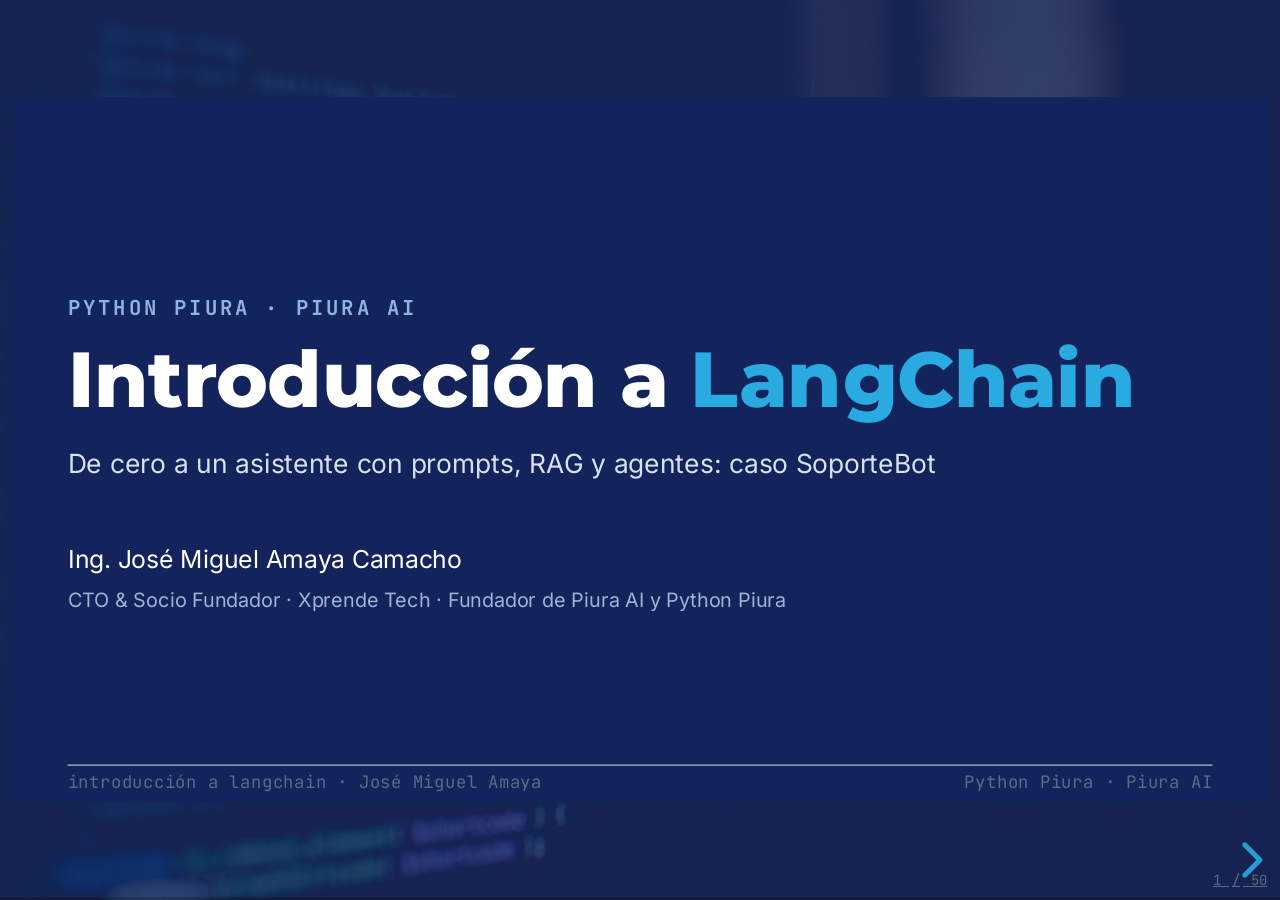
<file: introduccion-a-langchain/index.html>
<!doctype html>
<html lang="es">
<head>
<meta charset="utf-8">
<meta name="viewport" content="width=device-width, initial-scale=1">
<title>Introducción a LangChain · José Miguel Amaya</title>
<meta name="description" content="De cero a un asistente con memoria, herramientas y RAG usando LangChain. Caso práctico: SoporteBot. Charla de José Miguel Amaya (Python Piura · Piura AI).">
<link rel="canonical" href="https://joseamaya.github.io/introduccion-a-langchain/">
<meta property="og:type" content="website">
<meta property="og:title" content="Introducción a LangChain">
<meta property="og:description" content="Modelos, prompts, salidas estructuradas, RAG y agentes con LangChain, construyendo un asistente de soporte.">
<meta property="og:image" content="https://joseamaya.github.io/introduccion-a-langchain/assets/og-langchain.png">
<meta property="og:url" content="https://joseamaya.github.io/introduccion-a-langchain/">
<meta name="twitter:card" content="summary_large_image">
<meta name="twitter:image" content="https://joseamaya.github.io/introduccion-a-langchain/assets/og-langchain.png">
<link rel="icon" type="image/png" href="assets/favicon.png">
<link rel="stylesheet" href="vendor/reveal/reset.css">
<link rel="stylesheet" href="vendor/reveal/reveal.css">
<link rel="stylesheet" href="vendor/reveal/highlight-theme.css">
<link rel="stylesheet" href="css/fonts.css">
<link rel="stylesheet" href="css/theme.css">
<style>
  .big-q{font-family:'Montserrat',sans-serif;font-weight:800;font-size:1.5em;color:var(--ink);line-height:1.08;margin:0}
  .agenda{list-style:none;counter-reset:a;padding:0;margin:0}
  .agenda li{counter-increment:a;position:relative;padding:.32em 0 .32em 2.3em;font-size:.56em;border-bottom:1px solid var(--line);color:var(--body)}
  .agenda li::before{content:counter(a,decimal-leading-zero);position:absolute;left:0;top:.26em;font-family:'JetBrains Mono',monospace;font-weight:700;color:var(--cyan);font-size:.82em}
  .agenda li span{float:right;font-family:'JetBrains Mono',monospace;font-size:.78em;color:var(--muted)}
  section.dark .agenda li{border-color:var(--dark-line);color:#A9BAD4}
  .callout{background:#EAF4FC;border:1px solid #CDE6F7;border-radius:12px;padding:12px 16px;font-size:.5em;color:var(--body)}
  section.dark .callout{background:#131D31;border-color:var(--dark-line);color:#A9BAD4}
  section.navy .callout{background:#131D31;border-color:#22304A;color:#A9BAD4}
  .cl{display:block}
  .cl.hl{background:rgba(41,171,226,.16);box-shadow:-8px 0 0 rgba(41,171,226,.16);border-radius:4px}
  .cap{font-family:'JetBrains Mono',monospace;font-size:.4em;font-weight:700;letter-spacing:.06em;text-transform:uppercase;color:var(--muted);margin:.35em 0 .15em}
  section.dark .cap{color:#8FB3E0}
  .grid > *{min-width:0}
  .kv{display:flex;gap:10px;align-items:baseline;font-size:.5em;padding:.28em 0;border-bottom:1px solid var(--line)}
  .kv b{font-family:'JetBrains Mono',monospace;color:var(--cyan-ink);min-width:7.2em;font-size:.92em}
  section.dark .kv{border-color:var(--dark-line)}
  section.dark .kv b{color:var(--cyan-l)}
  .vecspace{position:relative;height:300px;background:#fff;border:1px solid var(--line);border-radius:14px;overflow:hidden}
  .vecspace .dot{position:absolute;transform:translate(-50%,-50%);font-family:'JetBrains Mono',monospace;font-size:.4em;background:#EAF4FC;border:1px solid #CDE6F7;color:var(--cyan-ink);border-radius:999px;padding:5px 12px;white-space:nowrap}
  .vecspace .dot.far{background:#FDECEC;border-color:#F3C9C9;color:var(--red-ink)}
  .vecspace .lbl{position:absolute;font-family:'JetBrains Mono',monospace;font-size:.32em;color:var(--muted);text-transform:uppercase;letter-spacing:.08em}
  .chunks{display:flex;flex-direction:column;gap:12px}
  .chunks .page{background:#fff;border:1px solid var(--line);border-radius:10px;padding:12px 16px;font-family:'JetBrains Mono',monospace;font-size:.42em;color:var(--muted)}
  .chunks .row{display:flex;gap:8px}
  .chunks .ck{flex:1;background:#EAF4FC;border:1px solid #CDE6F7;border-radius:10px;padding:10px 8px;font-family:'JetBrains Mono',monospace;font-size:.4em;color:var(--cyan-ink);text-align:center}
  .chunks .ck.ov{background:#FFF4E3;border-color:#F2D9B0;color:var(--amber-ink)}
  .msg{display:flex;gap:12px;align-items:flex-start;font-size:.5em;padding:.38em 0;border-bottom:1px solid var(--line)}
  .msg .role{font-family:'JetBrains Mono',monospace;font-size:.82em;font-weight:700;min-width:5.6em;text-transform:uppercase}
  .msg .role.human{color:var(--cyan-ink)}.msg .role.ai{color:var(--green-ink)}.msg .role.tool{color:var(--amber-ink)}
  .loopback{text-align:center;font-family:'JetBrains Mono',monospace;font-size:.42em;color:var(--cyan-ink);margin-top:4px}
  :root{--cyan-ink:#1779A8;--green-ink:#3D8124;--amber-ink:#A36208;--red-ink:#C94141}
  section.light .kicker{color:var(--cyan-ink)}
  @media (prefers-reduced-motion: reduce){
    .reveal .fragment{transition:none!important}
    .reveal .slides section{transition:none!important}
  }
</style>
</head>
<body>
<noscript>
  <style>
    .reveal{position:static;height:auto}
    .reveal .slides{position:static;width:auto;height:auto;transform:none!important}
    .reveal .slides>section{display:block;position:relative;min-height:0;height:auto;padding:40px 24px;border-bottom:1px solid #dfe6f0}
    .reveal .foot{display:none}
  </style>
  <p style="font-family:sans-serif;padding:16px;background:#12245B;color:#fff;margin:0">Esta presentación usa JavaScript (Reveal.js) para navegar. Aquí está el contenido completo.</p>
</noscript>
<div class="reveal"><div class="slides">

<!-- 1 PORTADA -->
<section class="navy" data-background-image="assets/bg-code.jpg" data-background-opacity="0.18" data-background-transition="fade">
  <div class="pad">
    <div class="kicker" style="color:#8FB3E0">Python Piura · Piura AI</div>
    <h1 style="font-size:1.9em;line-height:1.03">Introducción a <span style="color:var(--cyan-l)">LangChain</span></h1>
    <p class="lead" style="color:#D7E2F0;font-size:.64em;margin-top:.6em">De cero a un asistente con prompts, RAG y agentes: caso SoporteBot</p>
    <div style="margin-top:1.1em">
      <strong style="color:#fff;font-size:.6em;display:block">Ing. José Miguel Amaya Camacho</strong>
      <span style="color:#9FB4D4;font-size:.48em">CTO &amp; Socio Fundador · Xprende Tech · Fundador de Piura AI y Python Piura</span>
    </div>
  </div>
  <aside class="notes">⏱ 30 s · Bienvenida y promesa: hoy construimos, pieza por pieza, un asistente de soporte real. Al final sabrán usar modelos, prompts, salidas estructuradas, RAG y agentes con LangChain.</aside>
</section>

<!-- 2 QUIÉN SOY -->
<section class="light">
  <div class="pad">
    <div class="kicker" style="color:var(--navy)">Quién les habla</div>
    <h2>José Miguel Amaya — construyendo con LLMs</h2>
    <div class="grid g2" style="margin-top:18px;align-items:start;grid-template-columns:260px 1fr">
      <img loading="lazy" decoding="async" src="assets/miguel-square.jpg" alt="José Miguel Amaya" style="width:100%;border-radius:14px;border:3px solid var(--cyan-l)">
      <ul style="font-size:.56em;line-height:1.6;margin:0;padding-left:1.1em">
        <li>CTO y socio fundador de <strong>Xprende Tech</strong>. Full Stack Engineer en Efilm Online.</li>
        <li>Fundador de <strong>Piura AI</strong>, <strong>Tallanix</strong>, <strong>Python Piura</strong> y <strong>VICUX</strong>.</li>
        <li>Especialista en Python, Django/FastAPI e IA (LangChain, LangGraph, RAG).</li>
        <li>Autor de charlas y talleres de IA aplicada en Python Piura y Piura AI.</li>
      </ul>
    </div>
    <div style="display:flex;gap:60px;align-items:end;margin-top:8px">
      <div>
        <div class="muted" style="font-family:'JetBrains Mono';font-size:.36em">comunidad</div>
        <div style="display:flex;gap:22px;align-items:center;margin-top:6px">
          <img aria-hidden="true" loading="lazy" decoding="async" src="assets/logo-pythonpiura.jpg" alt="" style="height:66px">
          <img aria-hidden="true" loading="lazy" decoding="async" src="assets/logo-piuraai.png" alt="" style="height:62px">
        </div>
      </div>
      <div>
        <div class="muted" style="font-family:'JetBrains Mono';font-size:.36em">empresa</div>
        <div style="display:flex;gap:22px;align-items:center;margin-top:6px">
          <img aria-hidden="true" loading="lazy" decoding="async" src="assets/logo-tallanix.png" alt="" style="height:54px">
          <img aria-hidden="true" loading="lazy" decoding="async" src="assets/logo-xprende.png" alt="" style="height:38px">
        </div>
      </div>
    </div>
  </div>
  <aside class="notes">⏱ 30 s · Treinta segundos de credibilidad. No leer la lista: elegir dos logros relevantes para devs. Mencionar que el caso es de un proyecto real.</aside>
</section>

<!-- 3 HOOK -->
<section class="light">
  <div class="pad">
    <div class="kicker" style="color:var(--navy)">Levantemos la mano</div>
    <p class="big-q">“¿Quién ha peleado con un bot de soporte hecho con LLMs?”</p>
    <div class="grid g3" style="margin-top:22px">
      <div class="card a-red"><div class="label">Respuestas frágiles</div><div class="value" style="font-size:.8em">Parseo</div><p>La salida cambia un carácter y tu parser se rompe.</p></div>
      <div class="card a-amber"><div class="label">No conoce tus reglas</div><div class="value" style="font-size:.8em">Inventa</div><p>Responde políticas que no son las de tu empresa.</p></div>
      <div class="card a-green"><div class="label">No puede actuar</div><div class="value" style="font-size:.8em">Solo texto</div><p>No consulta el pedido ni ejecuta una devolución.</p></div>
    </div>
    <p class="italic" style="color:var(--navy);font-size:.5em;margin-top:16px">Hoy resolvemos esto construyendo <strong>SoporteBot</strong>, pieza por pieza.</p>
  </div>
  <aside class="notes">⏱ 1 min · Gancho para devs. Pedir manos levantadas. Instalar el problema (salidas frágiles, no conoce reglas, no actúa) y presentar el caso que resolveremos. No explicar aún la solución.</aside>
</section>

<!-- 4 OBJETIVOS + CASO -->
<section class="light">
  <div class="pad">
    <div class="kicker" style="color:var(--navy)">Objetivos y caso</div>
    <h2>Al terminar podrás…</h2>
    <ul class="agenda" style="margin-top:12px">
      <li>Crear un chat model y componerlo con prompts<span>modelos</span></li>
      <li>Forzar salidas estructuradas para clasificar y extraer<span>datos</span></li>
      <li>Montar búsqueda semántica y una cadena RAG<span>conocimiento</span></li>
      <li>Construir un agente con herramientas, memoria y middleware<span>agentes</span></li>
    </ul>
    <div class="callout" style="margin-top:14px"><strong>Caso único:</strong> SoporteBot, el asistente de soporte de una tienda online. Veremos un ticket real de principio a fin.</div>
  </div>
  <aside class="notes">⏱ 1 min · Presentar resultados de aprendizaje y el caso. Avisar del ritmo: 6 bloques, todos sobre SoporteBot. Las diapositivas y el código quedan disponibles.</aside>
</section>

<!-- 5 DIVISOR 1 -->
<section class="navy">
  <div class="pad" style="align-items:flex-start">
    <div class="kicker" style="color:#8FB3E0">Parte 1</div>
    <h1 style="font-size:1.6em">Fundamentos</h1>
    <p class="lead" style="color:#D7E2F0;font-size:.6em">LLMs, LangChain y por qué existe</p>
  </div>
  <aside class="notes">⏱ 15 s · Cambio de bloque. Bajar el ritmo: esta parte es conceptual y sirve para que todos partamos de la misma base.</aside>
</section>

<!-- 6 LLMs -->
<section class="light">
  <div class="pad">
    <div class="kicker">Fundamentos</div>
    <h2>¿Qué son los LLMs?</h2>
    <p style="font-size:.58em;max-width:60ch">Los modelos de lenguaje a gran escala son modelos de machine learning que sobresalen en tareas relacionadas con el lenguaje: generación de texto, traducción, resumen, respuesta a preguntas, entre otras.</p>
    <p style="font-size:.58em;max-width:60ch">Suelen usarse a través de una <strong>interfaz de modelo de chat</strong>: recibe una lista de mensajes y devuelve un mensaje como salida.</p>
    <div class="flow" style="margin-top:20px">
      <div class="step"><div class="n">1</div><h4>Mensajes</h4><small>system · user · assistant · tool</small></div>
      <div class="arrow">→</div>
      <div class="step"><div class="n">2</div><h4>Modelo</h4><small>procesa el contexto</small></div>
      <div class="arrow">→</div>
      <div class="step"><div class="n">3</div><h4>Respuesta</h4><small>texto o llamada a herramienta</small></div>
    </div>
  </div>
  <aside class="notes">⏱ 45 s · Explicar la interfaz de chat con una analogía de conversación. Enfatizar que el modelo no recuerda por sí solo: le enviamos la lista de mensajes cada vez.</aside>
</section>

<!-- 7 CAPACIDADES -->
<section class="light">
  <div class="pad">
    <div class="kicker">Fundamentos</div>
    <h2>Capacidades de los LLMs modernos</h2>
    <div class="grid g3" style="margin-top:18px">
      <div class="card a-cyan"><div class="label">Tool calling</div><div class="value" style="font-size:.9em">Herramientas</div><p>Interactuar con APIs, servicios y bases de datos. Base de SoporteBot para consultar pedidos.</p></div>
      <div class="card a-green"><div class="label">Structured output</div><div class="value" style="font-size:.9em">JSON</div><p>Responder con un formato que cumple un esquema. Útil para clasificar tickets.</p></div>
      <div class="card a-amber"><div class="label">Multimodalidad</div><div class="value" style="font-size:.9em">Imagen · audio</div><p>Trabajar con imágenes, audio y video, además de texto.</p></div>
    </div>
    <div class="callout" style="margin-top:16px">Estas tres capacidades son la base de casi toda aplicación moderna con LLMs.</div>
  </div>
  <aside class="notes">⏱ 45 s · Conectar con SoporteBot: structured output para clasificar el ticket, tool calling para consultar el pedido, multimodalidad para fotos del producto. Preguntar cuál usan.</aside>
</section>

<!-- 8 QUÉ ES LANGCHAIN -->
<section class="light">
  <div class="pad">
    <div class="kicker">Fundamentos</div>
    <h2>¿Qué es LangChain?</h2>
    <p style="font-size:.58em;max-width:62ch">Es un framework para desarrollar aplicaciones basadas en LLMs. Simplifica cada etapa del ciclo de vida de la aplicación y da una <strong>interfaz uniforme</strong> para trabajar con modelos de distintos proveedores.</p>
    <div class="grid g3" style="margin-top:18px">
      <div class="card"><div class="label">Abstracciones</div><div class="value" style="font-size:.9em">Un solo API</div><p>Cambiar de OpenAI a Anthropic es cambiar una línea.</p></div>
      <div class="card"><div class="label">Composición</div><div class="value" style="font-size:.9em">Runnables</div><p>Encadenar prompts, modelos y herramientas con el operador <span class="mono">|</span>.</p></div>
      <div class="card"><div class="label">Observabilidad</div><div class="value" style="font-size:.9em">LangSmith</div><p>Monitorear, depurar y optimizar en producción.</p></div>
    </div>
  </div>
  <aside class="notes">⏱ 1 min · Insistir en el valor: LangChain no es magia, es una capa de abstracción. Si cambia el proveedor o el modelo, SoporteBot no se reescribe. Esa es la razón principal para usarlo.</aside>
</section>

<!-- 9 ANATOMÍA -->
<section class="light">
  <div class="pad">
    <div class="kicker">Fundamentos</div>
    <h2>Anatomía de SoporteBot</h2>
    <p style="font-size:.56em;max-width:62ch">Toda aplicación se arma con las mismas piezas: un modelo que razona, herramientas que ejecutan acciones y un prompt que da contexto.</p>
    <div class="grid g3" style="margin-top:18px">
      <div class="card a-cyan"><div class="label">Modelo</div><div class="value" style="font-size:.85em">Razona</div><p>Lee el ticket y decide qué hacer.</p></div>
      <div class="card a-green"><div class="label">Herramientas</div><div class="value" style="font-size:.85em">Actúan</div><p>Consultar pedidos o buscar en el manual.</p></div>
      <div class="card a-amber"><div class="label">Prompt</div><div class="value" style="font-size:.85em">Contexto</div><p>Políticas, historial y conocimiento recuperado.</p></div>
    </div>
    <div class="callout" style="margin-top:16px">Un agente es ese conjunto funcionando en un bucle: el modelo elige herramientas hasta resolver el ticket.</div>
  </div>
  <aside class="notes">⏱ 1 min · Slide puente: la arquitectura antes de ver paquetes y código. Repetir modelo + herramientas + prompt. Volveremos a este dibujo en cada bloque.</aside>
</section>

<!-- 10 RUNNABLES -->
<section class="light">
  <div class="pad">
    <div class="kicker">Fundamentos</div>
    <h2>Todo se compone: los Runnables</h2>
    <p style="font-size:.56em;max-width:62ch">Prompts, modelos y parsers son <strong>Runnables</strong>: piezas con los mismos métodos que se encadenan con el operador <span class="mono">|</span>. Esto es LCEL, el Lenguaje de Expresión LangChain.</p>
    <div class="cap" style="margin-top:12px">python</div>
    <pre><code class="language-python" data-hl="1">cadena = prompt | model | StrOutputParser()   # todos son Runnables

cadena.invoke(datos)            # una vez
cadena.batch([d1, d2])          # en lote
for c in cadena.stream(datos):  # en vivo
    print(c, end="")</code></pre>
    <p class="italic" style="font-size:.46em;color:var(--navy);margin-top:8px">La misma cadena tiene <span class="mono">invoke</span>, <span class="mono">stream</span> y <span class="mono">batch</span> sin escribir nada extra.</p>
  </div>
  <aside class="notes">⏱ 1 min · Momento clave de claridad: el operador pipe conecta Runnables y el resultado es otro Runnable, con los mismos métodos. Esto explica por qué el mismo código sirve para invoke, stream y batch.</aside>
</section>

<!-- 11 DIVISOR 2 -->
<section class="navy">
  <div class="pad" style="align-items:flex-start">
    <div class="kicker" style="color:#8FB3E0">Parte 2</div>
    <h1 style="font-size:1.6em">Componentes</h1>
    <p class="lead" style="color:#D7E2F0;font-size:.6em">El ecosistema, paquete por paquete</p>
    <div class="callout" style="margin-top:18px">Repaso: ¿qué tres piezas forman SoporteBot?</div>
  </div>
  <aside class="notes">⏱ 15 s · Repaso: modelo + herramientas + prompt. La recuperación activa fija el modelo mental. Luego, el ecosistema como caja de herramientas.</aside>
</section>

<!-- 12 ECOSISTEMA -->
<section class="light">
  <div class="pad">
    <div class="kicker">Componentes</div>
    <h2>El ecosistema LangChain</h2>
    <div class="grid g3" style="margin-top:16px">
      <div class="card a-cyan" style="justify-content:flex-start"><div class="label">langchain-core</div><div class="value" style="font-size:.8em">Abstracciones</div><p style="margin-top:.4em">Mensajes, prompts, herramientas, parsers y Runnables (LCEL).</p></div>
      <div class="card a-green" style="justify-content:flex-start"><div class="label">langchain-openai · …</div><div class="value" style="font-size:.8em">Integraciones</div><p style="margin-top:.4em">Un paquete por proveedor o tecnología (OpenAI, MongoDB…).</p></div>
      <div class="card a-amber" style="justify-content:flex-start"><div class="label">langchain</div><div class="value" style="font-size:.8em">Agentes</div><p style="margin-top:.4em">create_agent, mensajes, tools, modelos y embeddings.</p></div>
    </div>
    <div class="callout" style="margin-top:14px"><strong>Criterio:</strong> si existe un paquete dedicado (p. ej. <span class="mono">langchain-mongodb</span>), úsalo; <span class="mono">langchain-community</span> queda para integraciones sin paquete propio.</div>
  </div>
  <aside class="notes">⏱ 1.5 min · Dar el criterio, no una lista: core para las abstracciones, paquetes de integración por proveedor, langchain para agentes. Instala solo lo que usas. langchain-community para lo que no tiene paquete dedicado.</aside>
</section>

<!-- 13 LANGRAPH/PLATFORM/SMITH -->
<section class="light">
  <div class="pad">
    <div class="kicker">Componentes</div>
    <h2>LangGraph, despliegue y LangSmith</h2>
    <div class="grid g3" style="margin-top:18px">
      <div class="card a-cyan" style="justify-content:flex-start"><div class="label">LangGraph</div><div class="value" style="font-size:.85em">Grafos con estado</div><p style="margin-top:.5em">Modela pasos como nodos y bordes. Base de <span class="mono">create_agent</span>; también se usa por separado.</p></div>
      <div class="card a-green" style="justify-content:flex-start"><div class="label">LangSmith Deployment</div><div class="value" style="font-size:.85em">Despliegue</div><p style="margin-top:.5em">Lleva a producción aplicaciones con estado, con persistencia y escalado.</p></div>
      <div class="card a-amber" style="justify-content:flex-start"><div class="label">LangSmith</div><div class="value" style="font-size:.85em">Observabilidad</div><p style="margin-top:.5em">Depurar, probar, evaluar y monitorear aplicaciones LLM.</p></div>
    </div>
  </div>
  <aside class="notes">⏱ 45 s · Relación: LangGraph es para flujos con estado y multi-actor, y es la base de los agentes. LangSmith es el panel de control cuando algo falla en producción.</aside>
</section>

<!-- 14 DIVISOR 3 -->
<section class="navy">
  <div class="pad" style="align-items:flex-start">
    <div class="kicker" style="color:#8FB3E0">Parte 3</div>
    <h1 style="font-size:1.6em">Chat Models y Prompts</h1>
    <p class="lead" style="color:#D7E2F0;font-size:.6em">La primera pieza de SoporteBot</p>
    <div class="callout" style="margin-top:18px">Repaso: ¿qué paquete reúne las abstracciones base?</div>
  </div>
  <aside class="notes">⏱ 15 s · Repaso: langchain-core. Entramos en código: avisar que conviene mirar la pantalla, cada bloque es ejecutable.</aside>
</section>

<!-- 15 MODELO DE CHAT -->
<section class="light">
  <div class="pad">
    <div class="kicker">Chat Models</div>
    <h2>El modelo de chat</h2>
    <ul style="font-size:.56em;line-height:1.7;margin:0;padding-left:1.1em">
      <li><span class="mono">init_chat_model("proveedor:modelo")</span> crea un modelo de cualquier proveedor con una sola función.</li>
      <li>Por debajo, cada proveedor expone una clase con prefijo “Chat”: <span class="mono">ChatOpenAI</span>, <span class="mono">ChatAnthropic</span>, <span class="mono">ChatOllama</span>.</li>
      <li>Todas heredan de <span class="mono">BaseChatModel</span>: misma interfaz de streaming, asincronía y batching.</li>
    </ul>
    <div class="cap" style="margin-top:12px">python</div>
    <pre><code class="language-python">model = init_chat_model("gpt-5-nano", model_provider="openai", temperature=0)

model.invoke("Resume este ticket: mi pedido no llegó.")   # una respuesta

for chunk in model.stream("Escribe una disculpa breve."):
    print(chunk.text, end="")                              # streaming en vivo

model.batch(["Hola", "Gracias", "Adiós"])                 # varias a la vez</code></pre>
  </div>
  <aside class="notes">⏱ 1 min · Aclarar que init_chat_model devuelve por dentro una clase ChatXxx. Comparar invoke, stream y batch: llamada, respuesta en vivo y llamada en paralelo. Preguntar quién ha integrado streaming.</aside>
</section>

<!-- 16 PARÁMETROS -->
<section class="light">
  <div class="pad">
    <div class="kicker">Chat Models</div>
    <h2>Parámetros estándar</h2>
    <div class="grid g3" style="margin-top:18px">
      <div class="card a-cyan"><div class="label">model</div><div class="value" style="font-size:.85em">Identificador</div><p>El modelo específico, por ejemplo <span class="mono">gpt-5-nano</span> o <span class="mono">claude-sonnet-4-6</span>.</p></div>
      <div class="card a-green"><div class="label">temperature</div><div class="value" style="font-size:.85em">Creatividad</div><p>Bajo = respuestas consistentes. Alto = respuestas variadas.</p></div>
      <div class="card a-amber"><div class="label">max_tokens</div><div class="value" style="font-size:.85em">Límite</div><p>Cota superior de la longitud de la respuesta.</p></div>
    </div>
    <div class="callout" style="margin-top:16px">Para clasificar o extraer tickets usa <strong>temperature = 0</strong>: quieres consistencia, no creatividad.</div>
  </div>
  <aside class="notes">⏱ 45 s · Regla práctica: temperature 0 para clasificación y extracción, 0.3-0.7 para redactar respuestas. max_tokens controla coste y latencia.</aside>
</section>

<!-- 17 MÉTODOS -->
<section class="light">
  <div class="pad">
    <div class="kicker">Chat Models</div>
    <h2>Métodos principales</h2>
    <div class="kv"><b>invoke</b><span>Envía un mensaje (o historial) y recibe la respuesta. Interacciones simples.</span></div>
    <div class="kv"><b>stream</b><span>Recibe la respuesta en tiempo real. Ideal para chats interactivos.</span></div>
    <div class="kv"><b>batch</b><span>Procesa varios tickets a la vez: menos coste y espera.</span></div>
    <div class="callout" style="margin-top:16px">Los tres existen también en versión asíncrona: <span class="mono">ainvoke</span>, <span class="mono">astream</span>, <span class="mono">abatch</span>.</div>
  </div>
  <aside class="notes">⏱ 1 min · Aprender estos tres métodos es aprender a usar todos los modelos, porque la interfaz es la misma. En FastAPI se usan las versiones async.</aside>
</section>

<!-- 18 MENSAJES EN CÓDIGO -->
<section class="light">
  <div class="pad">
    <div class="kicker">Chat Models</div>
    <h2>Mensajes en código</h2>
    <div class="grid g2" style="margin-top:14px;grid-template-columns:1fr 1fr">
      <div>
        <div class="cap" style="margin-top:0">python</div>
        <pre style="font-size:.38em"><code class="language-python" data-hl="5">from langchain.messages import (
    SystemMessage, HumanMessage, AIMessage)

mensajes = [
    SystemMessage("Eres el soporte de TiendaPiura."),
    HumanMessage("Mi pedido #12345 no llegó."),
    AIMessage("Lamento el retraso, lo reviso."),
]</code></pre>
      </div>
      <div>
        <div class="cap" style="margin-top:0">formato dict (equivalente)</div>
        <pre style="font-size:.38em"><code class="language-python">mensajes = [
    {"role": "system", "content": "Eres el soporte."},
    {"role": "user", "content": "Mi pedido no llegó."},
    {"role": "assistant", "content": "Lo reviso."},
]</code></pre>
      </div>
    </div>
    <p style="font-size:.5em;margin-top:10px">El cuarto rol, <span class="mono">tool</span> (<span class="mono">ToolMessage</span>), lleva el resultado de una herramienta de vuelta al modelo. Lo veremos en agentes.</p>
  </div>
  <aside class="notes">⏱ 1.5 min · Aclarar las dos formas (clases y dict) y los cuatro roles. Enfatizar que el historial completo se reenvía en cada turno; sin una capa que lo gestione, el modelo olvida. El rol tool se explica en el bloque de agentes.</aside>
</section>

<!-- 19 PROMPT TEMPLATES -->
<section class="light">
  <div class="pad">
    <div class="kicker">Prompt Templates</div>
    <h2>Prompt Templates</h2>
    <ul style="font-size:.56em;line-height:1.7;margin:0;padding-left:1.1em">
      <li>Transforman la entrada del usuario y parámetros en instrucciones para el modelo.</li>
      <li>Reciben un diccionario donde cada clave rellena una variable.</li>
      <li>Devuelven un <span class="mono">PromptValue</span>, que se pasa al modelo; también se puede convertir a string o a lista de mensajes.</li>
    </ul>
    <div class="grid g2" style="margin-top:16px">
      <div class="card"><div class="label">String PromptTemplate</div><div class="value" style="font-size:.8em">Una cadena</div><p>Para entradas simples: <span class="mono">PromptTemplate.from_template("Resume {ticket}")</span>.</p></div>
      <div class="card"><div class="label">ChatPromptTemplate</div><div class="value" style="font-size:.8em">Lista de mensajes</div><p>Plantillas individuales por rol; es el que usaremos.</p></div>
    </div>
  </div>
  <aside class="notes">⏱ 1 min · La ventaja es la reutilización: el mismo prompt con distintos tickets. Al ser una plantilla, se versiona y prueba como cualquier código.</aside>
</section>

<!-- 20 MESSAGESPLACEHOLDER -->
<section class="light">
  <div class="pad">
    <div class="kicker">Prompt Templates</div>
    <h2>MessagesPlaceholder</h2>
    <p style="font-size:.56em;max-width:60ch">Inserta una lista de mensajes en un punto específico del prompt. Es la pieza clave para inyectar el historial de una conversación.</p>
    <div class="cap">python</div>
    <pre><code class="language-python" data-hl="5">from langchain_core.prompts import ChatPromptTemplate, MessagesPlaceholder

prompt = ChatPromptTemplate.from_messages([
    ("system", "Eres el soporte de TiendaPiura."),
    MessagesPlaceholder("historial"),
    ("human", "{pregunta}"),
])</code></pre>
    <div class="callout" style="margin-top:12px">El historial de la conversación se pasa a la plantilla. Eso es memoria de corto plazo; la memoria persistente añade un almacén que la recupera entre sesiones.</div>
  </div>
  <aside class="notes">⏱ 1.5 min · Mostrar la diferencia: inyectar el historial en la plantilla es memoria de corto plazo; la de largo plazo añade un almacén que lo recupera. El historial es una lista de mensajes que se reenvía en cada turno.</aside>
</section>

<!-- 21 EJEMPLO RESPUESTA -->
<section class="dark">
  <div class="pad">
    <div class="kicker">Ejemplo · SoporteBot</div>
    <h2>Redactar la respuesta al cliente</h2>
    <p style="font-size:.5em">Unimos las piezas: un prompt con variables y una llamada al modelo.</p>
    <div class="cap">python</div>
    <pre><code class="language-python" data-hl="11">from langchain.chat_models import init_chat_model
from langchain_core.prompts import ChatPromptTemplate

model = init_chat_model("gpt-5-nano", model_provider="openai", temperature=0.3)

prompt = ChatPromptTemplate.from_messages([
    ("system", "Eres el soporte de {tienda}. Responde con empatía y claridad."),
    ("human", "{ticket}"),
])

cadena = prompt | model
cadena.invoke({"tienda": "TiendaPiura", "ticket": "Mi pedido #12345 no ha llegado."})</code></pre>
  </div>
  <aside class="notes">⏱ 2 min · Recorrer el código línea por línea, ahora que cada pieza está explicada: init_chat_model, ChatPromptTemplate y el operador pipe. Señalar que cambiar la tienda o el ticket no requiere tocar el prompt.</aside>
</section>

<!-- 22 DIVISOR 4 -->
<section class="navy">
  <div class="pad" style="align-items:flex-start">
    <div class="kicker" style="color:#8FB3E0">Parte 4</div>
    <h1 style="font-size:1.6em">Salidas estructuradas</h1>
    <p class="lead" style="color:#D7E2F0;font-size:.6em">Convertir el ticket en datos</p>
    <div class="callout" style="margin-top:18px">Repaso: ¿qué operador conecta el prompt con el modelo?</div>
  </div>
  <aside class="notes">⏱ 15 s · Repaso: el operador pipe. Este bloque tiene mucho impacto real: convertir texto libre en datos que el sistema entiende.</aside>
</section>

<!-- 23 OUTPUTS ESTRUCTURADOS -->
<section class="light">
  <div class="pad">
    <div class="kicker">Salidas estructuradas</div>
    <h2>Outputs estructurados</h2>
    <div class="grid g2" style="margin-top:18px">
      <div class="card a-cyan" style="justify-content:flex-start"><div class="label">Qué son</div><div class="value" style="font-size:.85em">JSON con esquema</div><p style="margin-top:.5em">Garantizan que el LLM genere una respuesta que sigue un esquema definido, lo que facilita integrarla en tu aplicación.</p></div>
      <div class="card a-green" style="justify-content:flex-start"><div class="label">Por qué importan</div><div class="value" style="font-size:.85em">Consistencia</div><p style="margin-top:.5em">Proporcionan respuestas confiables, esenciales cuando dependes de datos estructurados.</p></div>
    </div>
    <div class="callout" style="margin-top:14px">Sin esquema, el ticket clasificado llega como texto libre y tu código depende de parsear frágilmente.</div>
  </div>
  <aside class="notes">⏱ 45 s · Conectar con el gancho: parsear texto libre es frágil. Con esquema, el proveedor garantiza el formato y tú recibes un objeto.</aside>
</section>

<!-- 24 IMPLEMENTACIÓN -->
<section class="light">
  <div class="pad">
    <div class="kicker">Salidas estructuradas</div>
    <h2>Cómo se implementa</h2>
    <div class="kv"><b>Pydantic</b><span>Define el esquema y valida la respuesta del modelo.</span></div>
    <div class="kv"><b>with_structured_output</b><span>Devuelve un objeto que cumple el esquema (usa el método nativo del proveedor o function calling).</span></div>
    <div class="kv"><b>Parsers</b><span>Transforman la salida del modelo; <span class="mono">with_structured_output</span> los usa por dentro.</span></div>
    <div class="kv"><b>structured_response</b><span>En agentes, <span class="mono">response_format=</span> devuelve el resultado validado en este campo.</span></div>
  </div>
  <aside class="notes">⏱ 1 min · El resultado es un objeto validado: se accede con atributos y el editor autocompleta. Los métodos pueden ser json_schema (nativo) o function_calling; LangChain elige según el modelo. Los errores se detectan en desarrollo.</aside>
</section>

<!-- 25 EJEMPLO CLASIFICAR -->
<section class="dark">
  <div class="pad">
    <div class="kicker">Ejemplo · SoporteBot</div>
    <h2>Clasificar el ticket</h2>
    <p style="font-size:.5em">Asignamos etiquetas al ticket según categorías relevantes: categoría, urgencia y sentimiento.</p>
    <div class="cap">python</div>
    <pre><code class="language-python" data-hl="11">from typing import Literal
from pydantic import BaseModel
from langchain.chat_models import init_chat_model

class Ticket(BaseModel):
    categoria: Literal["envio", "pago", "producto"]
    urgencia: Literal["baja", "media", "alta"]
    sentimiento: Literal["positivo", "neutral", "negativo"]

model = init_chat_model("gpt-5-nano", model_provider="openai", temperature=0)
clasificador = model.with_structured_output(Ticket)
clasificador.invoke("Mi pedido #12345 no ha llegado.")</code></pre>
  </div>
  <aside class="notes">⏱ 2 min · El modelo ya no devuelve texto suelto, sino un objeto validado. Literal restringe los valores posibles; temperature 0 para consistencia. Con esto podemos enrutar el ticket.</aside>
</section>

<!-- 26 EJEMPLO EXTRAER -->
<section class="dark">
  <div class="pad">
    <div class="kicker">Ejemplo · SoporteBot</div>
    <h2>Extraer datos del pedido</h2>
    <p style="font-size:.5em">Reutilizamos el mismo <span class="mono">model</span> y extraemos datos de texto no estructurado.</p>
    <div class="cap">python</div>
    <pre><code class="language-python" data-hl="6">class Pedido(BaseModel):
    numero: str
    producto: str | None = None
    cliente: str | None = None

extractor = model.with_structured_output(Pedido)

texto = "Ana López pregunta por el pedido #12345 (audífonos)."
datos = extractor.invoke(f"Extrae los datos: {texto}")
print(datos.numero, datos.producto, datos.cliente)</code></pre>
  </div>
  <aside class="notes">⏱ 1.5 min · Mismo patrón: definir el esquema una vez y reutilizarlo. Los campos opcionales (None) permiten que el texto no traiga toda la información sin romper la validación.</aside>
</section>

<!-- 27 ERRORES COMUNES -->
<section class="light">
  <div class="pad">
    <div class="kicker">Salidas estructuradas</div>
    <h2>Errores comunes</h2>
    <div class="grid g2" style="margin-top:16px">
      <div class="card a-red"><div class="label">Campos que no siempre existen</div><div class="value" style="font-size:.78em">Sé opcional</div><p>Declara <span class="mono">int | None = None</span>; si no, la validación falla.</p></div>
      <div class="card a-amber"><div class="label">temperature &gt; 0</div><div class="value" style="font-size:.78em">Inconsistencia</div><p>Para clasificar o extraer usa <span class="mono">temperature=0</span>.</p></div>
      <div class="card a-amber"><div class="label">Esquemas gigantes</div><div class="value" style="font-size:.78em">Divide</div><p>Varios esquemas pequeños son más fiables que uno enorme.</p></div>
      <div class="card a-green"><div class="label">Confiar sin validar</div><div class="value" style="font-size:.78em">Pydantic valida</div><p>Deja que el esquema falle claro en desarrollo, no en producción.</p></div>
    </div>
  </div>
  <aside class="notes">⏱ 1 min · Estos cuatro errores aparecen siempre. El más común: campos obligatorios que el texto no trae. El segundo: subir temperature “para que varíe”. Compartir alguna anécdota.</aside>
</section>

<!-- 28 DIVISOR 5 -->
<section class="navy">
  <div class="pad" style="align-items:flex-start">
    <div class="kicker" style="color:#8FB3E0">Parte 5</div>
    <h1 style="font-size:1.6em">Búsqueda semántica y RAG</h1>
    <p class="lead" style="color:#D7E2F0;font-size:.6em">SoporteBot aprende las políticas de la tienda</p>
    <div class="callout" style="margin-top:18px">Repaso: ¿qué método convierte la respuesta en un objeto validado?</div>
  </div>
  <aside class="notes">⏱ 15 s · Repaso: with_structured_output. Ahora le damos a SoporteBot el conocimiento de la empresa para que no invente políticas.</aside>
</section>

<!-- 29 BÚSQUEDA SEMÁNTICA -->
<section class="light">
  <div class="pad">
    <div class="kicker">Búsqueda semántica</div>
    <h2>¿Qué es un motor de búsqueda semántica?</h2>
    <p style="font-size:.56em;max-width:64ch">Es un sistema que busca y recupera información basada en el <strong>significado o contexto</strong> de una consulta, no en palabras exactas.</p>
    <div class="grid g2" style="margin-top:18px">
      <div class="card a-red" style="justify-content:flex-start"><div class="label">Búsqueda por palabras</div><div class="value" style="font-size:.8em">“devolución”</div><p style="margin-top:.5em">Solo encuentra el manual si aparece esa palabra exacta.</p></div>
      <div class="card a-green" style="justify-content:flex-start"><div class="label">Búsqueda semántica</div><div class="value" style="font-size:.8em">“quiero mi dinero”</div><p style="margin-top:.5em">Encuentra la política de reembolsos aunque no use la palabra.</p></div>
    </div>
  </div>
  <aside class="notes">⏱ 45 s · Ejemplo concreto: el cliente dice “quiero mi dinero” y el sistema encuentra la política de reembolsos. Eso es el significado.</aside>
</section>

<!-- 30 EMBEDDINGS -->
<section class="light">
  <div class="pad">
    <div class="kicker">Búsqueda semántica</div>
    <h2>Embeddings: el significado como vector</h2>
    <p style="font-size:.52em;max-width:64ch">Un embedding convierte texto en números (un vector). Textos con significado parecido quedan <strong>cerca</strong> en ese espacio.</p>
    <div class="vecspace" style="margin-top:14px">
      <span class="lbl" style="left:3%;top:4%">espacio vectorial (2D, ilustrativo)</span>
      <span class="dot" style="left:22%;top:34%">gato</span>
      <span class="dot" style="left:33%;top:48%">felino</span>
      <span class="dot" style="left:28%;top:22%">mascota</span>
      <span class="dot far" style="left:76%;top:72%">factura</span>
      <span class="dot far" style="left:86%;top:60%">pago</span>
    </div>
    <p class="italic" style="font-size:.44em;color:var(--navy);margin-top:8px">La búsqueda compara el vector de la consulta con los de los fragmentos del manual.</p>
  </div>
  <aside class="notes">⏱ 1 min · Intuición sin matemática: cada texto se vuelve un punto; los que significan lo mismo quedan juntos. La búsqueda mide cercanía. Es un diagrama ilustrativo, no el espacio real (que tiene cientos de dimensiones).</aside>
</section>

<!-- 31 CHUNKING -->
<section class="light">
  <div class="pad">
    <div class="kicker">Búsqueda semántica</div>
    <h2>Chunking: dividir el manual</h2>
    <p style="font-size:.52em;max-width:64ch">Una página es demasiado grande para buscar. La partimos en fragmentos con solapamiento para no cortar ideas.</p>
    <div class="chunks" style="margin-top:12px">
      <div class="page">manual-de-politicas.pdf · página 4</div>
      <div class="row">
        <div class="ck">chunk 1<br>0–1000</div>
        <div class="ck ov">chunk 2<br>800–1800</div>
        <div class="ck">chunk 3<br>1600–2600</div>
        <div class="ck ov">chunk 4<br>2400–3400</div>
      </div>
    </div>
    <p class="italic" style="font-size:.44em;color:var(--navy);margin-top:8px">El solapamiento (naranja) evita perder frases que cruzan el corte.</p>
  </div>
  <aside class="notes">⏱ 1 min · Explicar con el diagrama: chunk_size controla el largo y chunk_overlap el solape. Cada chunk se indexa por separado, así la búsqueda devuelve solo la parte relevante.</aside>
</section>

<!-- 32 QUÉ ES RAG -->
<section class="light">
  <div class="pad">
    <div class="kicker">RAG</div>
    <h2>Retrieval-Augmented Generation</h2>
    <p style="font-size:.54em;max-width:64ch">El modelo usa información recuperada de fuentes externas para responder, combinando su conocimiento general con tus datos. Tres piezas: <strong>cargar</strong> (Document), <strong>vectorizar</strong> (embeddings) y <strong>almacenar</strong> (vector store).</p>
    <div class="flow" style="margin-top:18px">
      <div class="step"><div class="n">1</div><h4>Pregunta</h4><small>consulta del cliente</small></div>
      <div class="arrow">→</div>
      <div class="step"><div class="n">2</div><h4>Recuperar</h4><small>fragmentos similares</small></div>
      <div class="arrow">→</div>
      <div class="step"><div class="n">3</div><h4>Aumentar</h4><small>inyectar en el prompt</small></div>
      <div class="arrow">→</div>
      <div class="step"><div class="n">4</div><h4>Generar</h4><small>respuesta con contexto</small></div>
    </div>
    <div class="callout" style="margin-top:12px">En el <strong>2-step RAG</strong> siempre se recupera antes de responder. En el <strong>agentic RAG</strong> el agente decide cuándo buscar. Veremos ambos.</div>
  </div>
  <aside class="notes">⏱ 1.5 min · Definición en una frase: buscar primero, responder después. Reduce alucinaciones y permite citar la fuente. Es más barato que reentrenar un modelo.</aside>
</section>

<!-- 33 RAG CARGAR -->
<section class="dark">
  <div class="pad">
    <div class="kicker">RAG · paso 1</div>
    <h2>Cargar y dividir el manual</h2>
    <div class="cap">python</div>
    <pre><code class="language-python" data-hl="8">from pypdf import PdfReader
from langchain_core.documents import Document
from langchain_text_splitters import RecursiveCharacterTextSplitter

docs = [Document(page_content=p.extract_text() or "", metadata={"page": i})
        for i, p in enumerate(PdfReader("manual-de-politicas.pdf").pages)]

splitter = RecursiveCharacterTextSplitter(
    chunk_size=1000, chunk_overlap=200, add_start_index=True)
chunks = splitter.split_documents(docs)</code></pre>
    <p class="italic" style="font-size:.46em;color:#8FB3E0;margin-top:8px">Cada página se vuelve un <span class="mono">Document</span>; luego se parte en fragmentos solapados.</p>
  </div>
  <aside class="notes">⏱ 1.5 min · Cargar el PDF y partirlo. add_start_index guarda la posición original para citar. Explicar el solapamiento con una frase: evita cortar una idea por la mitad.</aside>
</section>

<!-- 34 RAG INDEXAR -->
<section class="dark">
  <div class="pad">
    <div class="kicker">RAG · paso 2</div>
    <h2>Indexar y recuperar</h2>
    <div class="cap">python</div>
    <pre><code class="language-python" data-hl="6">from langchain_openai import OpenAIEmbeddings
from langchain_mongodb import MongoDBAtlasVectorSearch

vectorstore = MongoDBAtlasVectorSearch.from_documents(
    chunks, OpenAIEmbeddings(model="text-embedding-3-small"),
    collection=coleccion, index_name="vector_index")
retriever = vectorstore.as_retriever(search_kwargs={"k": 4})</code></pre>
    <p class="italic" style="font-size:.46em;color:#8FB3E0;margin-top:8px">El retriever devuelve los 4 fragmentos más similares a la consulta.</p>
  </div>
  <aside class="notes">⏱ 1.5 min · Indexar: cada chunk se convierte en vector y se guarda en MongoDB Atlas. Recuperar: el retriever busca por similitud. Recordar que Atlas Vector Search requiere un índice nombrado.</aside>
</section>

<!-- 35 RAG CADENA -->
<section class="dark">
  <div class="pad">
    <div class="kicker">RAG · cadena</div>
    <h2>La cadena RAG de SoporteBot</h2>
    <p style="font-size:.5em">Reutilizamos el <span class="mono">model</span> de la parte 3 y definimos el prompt con el contexto recuperado.</p>
    <div class="cap">python</div>
    <pre><code class="language-python" data-hl="10">from langchain_core.runnables import RunnablePassthrough
from langchain_core.output_parsers import StrOutputParser

prompt = ChatPromptTemplate.from_messages([
    ("system", "Responde usando solo este contexto:\n\n{contexto}"),
    ("human", "{pregunta}"),
])

rag = (
    {"contexto": retriever, "pregunta": RunnablePassthrough()}
    | prompt | model | StrOutputParser()
)
rag.invoke("¿Cuál es la política de devoluciones?")</code></pre>
  </div>
  <aside class="notes">⏱ 2 min · Es la misma composición con pipe: el retriever entra como una pieza más. Insistir en “usa solo este contexto” para reducir alucinaciones. Este es el 2-step RAG.</aside>
</section>

<!-- 36 DIVISOR 6 -->
<section class="navy">
  <div class="pad" style="align-items:flex-start">
    <div class="kicker" style="color:#8FB3E0">Parte 6</div>
    <h1 style="font-size:1.6em">Agentes</h1>
    <p class="lead" style="color:#D7E2F0;font-size:.6em">SoporteBot deja de solo responder y empieza a actuar</p>
    <div class="callout" style="margin-top:18px">Repaso: ¿qué dos pasos tiene el 2-step RAG?</div>
  </div>
  <aside class="notes">⏱ 15 s · Repaso: recuperar y generar. Último bloque: el agente junta modelo, prompts y herramientas en un bucle. Es la culminación de la charla.</aside>
</section>

<!-- 37 QUÉ ES UN AGENTE -->
<section class="light">
  <div class="pad">
    <div class="kicker">Agentes</div>
    <h2>¿Qué es un agente?</h2>
    <p style="font-size:.54em;max-width:64ch">Un agente es un modelo que <strong>decide qué herramienta usar</strong> y repite el ciclo hasta resolver la tarea. No es una cadena fija: el modelo elige el camino.</p>
    <div class="flow" style="margin-top:16px">
      <div class="step"><div class="n">1</div><h4>Modelo</h4><small>lee el ticket</small></div>
      <div class="arrow">→</div>
      <div class="step"><div class="n">2</div><h4>¿Herramienta?</h4><small>elige una o responde</small></div>
      <div class="arrow">→</div>
      <div class="step"><div class="n">3</div><h4>Ejecutar</h4><small>consulta el pedido</small></div>
      <div class="arrow">→</div>
      <div class="step"><div class="n">4</div><h4>Resultado</h4><small>vuelve al modelo</small></div>
    </div>
    <div class="loopback">↺ el ciclo se repite hasta que el modelo decide responder</div>
  </div>
  <aside class="notes">⏱ 1 min · Diferencia clave con una cadena: en una cadena el camino está fijo; en un agente el modelo decide. Mostrar el ciclo y decir que create_agent implementa este bucle.</aside>
</section>

<!-- 38 HERRAMIENTAS -->
<section class="light">
  <div class="pad">
    <div class="kicker">Agentes</div>
    <h2>Herramientas con @tool</h2>
    <p style="font-size:.5em">Una herramienta es una función con nombre, descripción y argumentos tipados. El modelo las ve como capacidades disponibles.</p>
    <div class="cap">python</div>
    <pre><code class="language-python" data-hl="3">from langchain.tools import tool

@tool
def consultar_pedido(numero: str) -> str:
    """Devuelve el estado de un pedido por su número."""
    return "Pedido #12345: en tránsito, llega mañana."

@tool
def buscar_en_manual(consulta: str) -> str:
    """Busca en el manual de políticas de la tienda."""
    return retriever.invoke(consulta)[0].page_content</code></pre>
  </div>
  <aside class="notes">⏱ 1.5 min · El docstring es importante: es lo que el modelo lee para decidir cuándo usar la herramienta. Los tipos de los argumentos definen el esquema. Recalcar que no ejecutamos nada aún: solo las declaramos.</aside>
</section>

<!-- 39 BIND_TOOLS -->
<section class="light">
  <div class="pad">
    <div class="kicker">Agentes</div>
    <h2>El modelo pide herramientas: bind_tools</h2>
    <div class="cap">python</div>
    <pre><code class="language-python" data-hl="10">from langchain.tools import tool
from langchain.chat_models import init_chat_model

@tool
def consultar_pedido(numero: str) -> str:
    """Devuelve el estado de un pedido."""
    return "en tránsito"

model = init_chat_model("gpt-5-nano", model_provider="openai")
model_con_tools = model.bind_tools([consultar_pedido])

resp = model_con_tools.invoke("¿Dónde está mi pedido #12345?")
resp.tool_calls  # [{'name': 'consultar_pedido', 'args': {'numero': '12345'}}]</code></pre>
    <p class="italic" style="font-size:.44em;color:var(--navy);margin-top:8px">El modelo <strong>pide</strong> la herramienta; ejecutarla y devolver el resultado sigue siendo tu trabajo. Eso es justo lo que automatiza <span class="mono">create_agent</span>.</p>
  </div>
  <aside class="notes">⏱ 1.5 min · Paso intermedio muy didáctico: bind_tools solo produce la intención (tool_calls), no ejecuta. Mostrar que el modelo devuelve un pedido estructurado. En la siguiente slide, create_agent cierra el bucle.</aside>
</section>

<!-- 40 CREATE_AGENT -->
<section class="light">
  <div class="pad">
    <div class="kicker">Agentes</div>
    <h2>create_agent: el bucle completo</h2>
    <div class="cap">python</div>
    <pre><code class="language-python" data-hl="3">from langchain.agents import create_agent

agente = create_agent(
    model=model,
    tools=[consultar_pedido, buscar_en_manual],
    system_prompt="Eres el soporte de TiendaPiura. No inventes datos.",
)

agente.invoke({"messages": [
    {"role": "user", "content": "¿Dónde está mi pedido #12345?"},
]})</code></pre>
    <div class="callout" style="margin-top:10px">Opcional: <span class="mono">response_format=</span> devuelve datos validados en <span class="mono">structured_response</span>; <span class="mono">checkpointer</span> + <span class="mono">thread_id</span> conservan la conversación.</div>
  </div>
  <aside class="notes">⏱ 2 min · create_agent combina el modelo, las herramientas y el prompt, y ejecuta el bucle de bind_tools por ti. Por dentro usa LangGraph. Ya tenemos un agente que consulta el pedido y busca en el manual.</aside>
</section>

<!-- 41 TRAZA -->
<section class="light">
  <div class="pad">
    <div class="kicker">Agentes</div>
    <h2>Qué pasa por dentro</h2>
    <p style="font-size:.52em">La conversación del agente es una secuencia de mensajes. Los roles <span class="mono">assistant</span> y <span class="mono">tool</span> hacen el trabajo:</p>
    <div style="margin-top:12px">
      <div class="msg"><span class="role human">human</span><span>“¿Dónde está mi pedido #12345?”</span></div>
      <div class="msg"><span class="role ai">assistant</span><span>tool_call → <span class="mono">consultar_pedido(numero="12345")</span></span></div>
      <div class="msg"><span class="role tool">tool</span><span>“Pedido #12345: en tránsito, llega mañana.”</span></div>
      <div class="msg"><span class="role ai">assistant</span><span>“Tu pedido #12345 está en tránsito y llega mañana.”</span></div>
    </div>
    <div class="callout" style="margin-top:12px">Entender esta traza es lo que te permite depurar un agente cuando se equivoca.</div>
  </div>
  <aside class="notes">⏱ 1.5 min · Mostrar la traza paso a paso: el modelo pide la herramienta, el resultado vuelve como mensaje tool, y el modelo redacta la respuesta. Esto conecta con el rol tool que vimos en la parte 3.</aside>
</section>

<!-- 42 MULTI + STREAMING -->
<section class="dark">
  <div class="pad">
    <div class="kicker">Agentes</div>
    <h2>Varias herramientas y streaming</h2>
    <div class="cap">python</div>
    <pre><code class="language-python" data-hl="7">agente = create_agent(
    model=model,
    tools=[consultar_pedido, buscar_en_manual, crear_reembolso],
    system_prompt="Eres el soporte de TiendaPiura.",
)

for paso in agente.stream(
    {"messages": [{"role": "user", "content": "Quiero devolver #12345"}]},
):
    for m in paso.get("messages", []):
        print(type(m).__name__, getattr(m, "tool_calls", ""))</code></pre>
    <p class="italic" style="font-size:.46em;color:#8FB3E0;margin-top:8px">Con más herramientas, el modelo decide cuál usar. El streaming muestra los pasos en vivo.</p>
  </div>
  <aside class="notes">⏱ 1.5 min · Con tres herramientas el agente puede consultar, buscar políticas y reembolsar. El streaming de pasos permite mostrar al usuario “consultando tu pedido…” mientras ocurre.</aside>
</section>

<!-- 43 MEMORIA -->
<section class="dark">
  <div class="pad">
    <div class="kicker">Agentes · memoria</div>
    <h2>Memoria entre turnos</h2>
    <p style="font-size:.5em">Un <span class="mono">checkpointer</span> guarda el estado y <span class="mono">thread_id</span> identifica la conversación de cada cliente.</p>
    <div class="cap">python</div>
    <pre><code class="language-python" data-hl="9">from langgraph.checkpoint.memory import InMemorySaver

agente = create_agent(
    model=model,
    tools=[consultar_pedido],
    checkpointer=InMemorySaver(),
)

config = {"configurable": {"thread_id": "cliente-ana"}}
agente.invoke({"messages": [{"role": "user", "content": "Hola, soy Ana."}]}, config)
agente.invoke({"messages": [{"role": "user", "content": "¿Recuerdas mi nombre?"}]}, config)</code></pre>
  </div>
  <aside class="notes">⏱ 1.5 min · Con el mismo thread_id, el agente recuerda el turno anterior. InMemorySaver es para desarrollo; en producción se usa un checkpointer persistente. Esto es la memoria de corto plazo del agente.</aside>
</section>

<!-- 44 MIDDLEWARE -->
<section class="dark">
  <div class="pad">
    <div class="kicker">Agentes · middleware</div>
    <h2>Aprobar acciones sensibles</h2>
    <p style="font-size:.5em">El middleware envuelve el bucle del agente. <span class="mono">HumanInTheLoopMiddleware</span> exige aprobación antes de una acción crítica.</p>
    <div class="cap">python</div>
    <pre><code class="language-python" data-hl="7">from langchain.agents.middleware import HumanInTheLoopMiddleware

agente = create_agent(
    model=model,
    tools=[consultar_pedido, crear_reembolso],
    middleware=[
        HumanInTheLoopMiddleware(
            interrupt_on={"crear_reembolso": {"allowed_decisions": ["approve", "reject"]}},
        ),
    ],
)</code></pre>
    <p class="italic" style="font-size:.44em;color:#8FB3E0;margin-top:8px">También hay middleware de resumen de historial y de PII.</p>
  </div>
  <aside class="notes">⏱ 1.5 min · Ningún agente debería reembolsar dinero sin control. El middleware pausa antes de crear_reembolso y espera aprobación humana. Mencionar SummarizationMiddleware (comprime historial) y PIIMiddleware (redacta datos).</aside>
</section>

<!-- 45 AGENTIC RAG -->
<section class="light">
  <div class="pad">
    <div class="kicker">Agentes · agentic RAG</div>
    <h2>Agentic RAG: buscar es una herramienta</h2>
    <div class="cap">python</div>
    <pre><code class="language-python" data-hl="3">from langchain.tools import tool

@tool
def buscar_en_manual(consulta: str) -> str:
    """Busca en el manual de políticas de la tienda."""
    docs = retriever.invoke(consulta)
    return "\n\n".join(d.page_content for d in docs)

agente = create_agent(
    model=model,
    tools=[buscar_en_manual, consultar_pedido],
    system_prompt="Consulta el manual antes de responder políticas.",
)</code></pre>
    <p class="italic" style="font-size:.44em;color:var(--navy);margin-top:8px">Diferencia: en el 2-step RAG siempre se busca; aquí el agente decide si necesita el manual.</p>
  </div>
  <aside class="notes">⏱ 1.5 min · Cerrar el círculo RAG + agentes: el retriever se envuelve como herramienta y el agente decide cuándo buscar. Más flexible, a costa de latencia variable. Elegir según el caso.</aside>
</section>

<!-- 46 CADENA VS AGENTE -->
<section class="light">
  <div class="pad">
    <div class="kicker">Agentes</div>
    <h2>Cadena o agente: cuándo usar cada uno</h2>
    <div class="grid g2" style="margin-top:16px">
      <div class="card a-cyan" style="justify-content:flex-start"><div class="label">Cadena</div><div class="value" style="font-size:.8em">Camino fijo</div><p style="margin-top:.5em">Predecible, rápido y barato. Ideal para FAQs, clasificar o RAG simple. <strong>Usa una cadena por defecto.</strong></p></div>
      <div class="card a-green" style="justify-content:flex-start"><div class="label">Agente</div><div class="value" style="font-size:.8em">Camino decidido</div><p style="margin-top:.5em">Flexible para tareas abiertas con varias herramientas. Más latencia y coste; necesita control y evaluación.</p></div>
    </div>
    <div class="callout" style="margin-top:14px">Regla: empieza con una cadena; pásate a un agente solo cuando el camino no se pueda predecir.</div>
  </div>
  <aside class="notes">⏱ 1 min · Consejo de ingeniería: no usar agentes por moda. Muchos casos de soporte son cadenas. El agente se justifica cuando hay que decidir entre varias acciones. Esta slide evita el sobre-diseño.</aside>
</section>

<!-- 47 RECAPITULACIÓN -->
<section class="light">
  <div class="pad">
    <div class="kicker" style="color:var(--navy)">Cierre</div>
    <h2>SoporteBot, de principio a fin</h2>
    <div class="grid g2" style="margin-top:16px">
      <div class="card a-cyan"><div class="label">Redacta</div><div class="value" style="font-size:.8em">Prompt + modelo</div><p>Responde al ticket con un prompt con variables.</p></div>
      <div class="card a-green"><div class="label">Entiende</div><div class="value" style="font-size:.8em">Structured output</div><p>Clasifica el ticket y extrae datos con Pydantic.</p></div>
      <div class="card a-amber"><div class="label">Conoce</div><div class="value" style="font-size:.8em">RAG</div><p>Responde con el manual de políticas.</p></div>
      <div class="card a-navy"><div class="label">Actúa</div><div class="value" style="font-size:.8em">Agentes</div><p>Consulta pedidos, con memoria y control humano.</p></div>
    </div>
  </div>
  <aside class="notes">⏱ 1 min · Repaso atado al caso: SoporteBot redacta, entiende, conoce y actúa. Si el público recuerda una sola cosa, que sea el operador pipe y que LangChain compone piezas.</aside>
</section>

<!-- 48 CHULETA -->
<section class="dark">
  <div class="pad">
    <div class="kicker">Chuleta</div>
    <h2>Todo en seis líneas</h2>
    <div class="cap">python</div>
    <pre style="font-size:.38em"><code class="language-python">model  = init_chat_model("openai:gpt-5-nano")            # 1. modelo
prompt = ChatPromptTemplate.from_messages([...])         # 2. prompt
chain  = prompt | model | StrOutputParser()              # 3. cadena (pipe)
ticket = model.with_structured_output(Ticket)            # 4. datos validados
rag    = {"contexto": retriever, "pregunta": RunnablePassthrough()} | prompt | model | StrOutputParser()  # 5. RAG
agente = create_agent(model=model, tools=[consultar_pedido])  # 6. agente</code></pre>
    <div class="callout" style="margin-top:12px">Llévate esta diapositiva: es el 90% de lo que usarás el primer día.</div>
  </div>
  <aside class="notes">⏱ 1 min · Slide para fotografiar. Repetir el patrón: modelo + prompt + composición. Todo lo demás son variaciones de estas seis líneas.</aside>
</section>

<!-- 49 RECURSOS -->
<section class="light">
  <div class="pad">
    <div class="kicker" style="color:var(--navy)">Para seguir</div>
    <h2>Recursos</h2>
    <div class="grid g2" style="margin-top:16px">
      <div class="card" style="justify-content:flex-start"><div class="label">Documentación</div><div class="value" style="font-size:.8em">docs.langchain.com</div><p style="margin-top:.5em">Guías, tutoriales y referencia de la API.</p></div>
      <div class="card" style="justify-content:flex-start"><div class="label">Curso</div><div class="value" style="font-size:.8em">academy.langchain.com</div><p style="margin-top:.5em">Cursos gratuitos de fundamentos y agentes.</p></div>
      <div class="card" style="justify-content:flex-start"><div class="label">Observabilidad</div><div class="value" style="font-size:.8em">smith.langchain.com</div><p style="margin-top:.5em">Trazas para depurar tus cadenas y agentes.</p></div>
      <div class="card" style="justify-content:flex-start"><div class="label">Comunidad</div><div class="value" style="font-size:.8em">Python Piura · Piura AI</div><p style="margin-top:.5em">Talleres y proyectos colaborativos en la región.</p></div>
    </div>
    <div class="callout" style="margin-top:12px">Para practicar: extiende SoporteBot con una herramienta propia y compártelo en Python Piura.</div>
  </div>
  <aside class="notes">⏱ 45 s · Compartir los enlaces por el chat o el QR. Invitar a la comunidad de Piura AI y Python Piura. Proponer extender SoporteBot con una herramienta propia como ejercicio para casa.</aside>
</section>

<!-- 50 GRACIAS -->
<section class="navy" data-background-image="assets/bg-code.jpg" data-background-opacity="0.16" data-background-transition="fade">
  <div class="pad">
    <div class="kicker" style="color:#8FB3E0">Gracias</div>
    <h1 style="font-size:1.9em">¿Preguntas?</h1>
    <p class="lead" style="color:#D7E2F0;font-size:.6em">Ing. José Miguel Amaya Camacho</p>
    <div style="display:flex;gap:40px;margin-top:1em;font-family:'JetBrains Mono',monospace;font-size:.46em;color:#9FB4D4">
      <span>miguel.amaya99@gmail.com</span>
      <span>slides.com/miguelamaya</span>
      <span>joseamaya.github.io</span>
    </div>
  </div>
  <aside class="notes">⏱ 1 min · Cerrar agradeciendo al organizador y al público. Dejar claro que estás disponible para preguntas y para conectar a quienes quieran construir con LLMs.</aside>
</section>

</div></div>
<script src="vendor/reveal/reveal.js"></script>
<script src="vendor/reveal/notes.js"></script>
<script src="vendor/reveal/highlight.js"></script>
<script src="vendor/reveal/search.js"></script>
<script src="vendor/reveal/zoom.js"></script>
<script src="js/deck.js"></script>
</body>
</html>
</file>
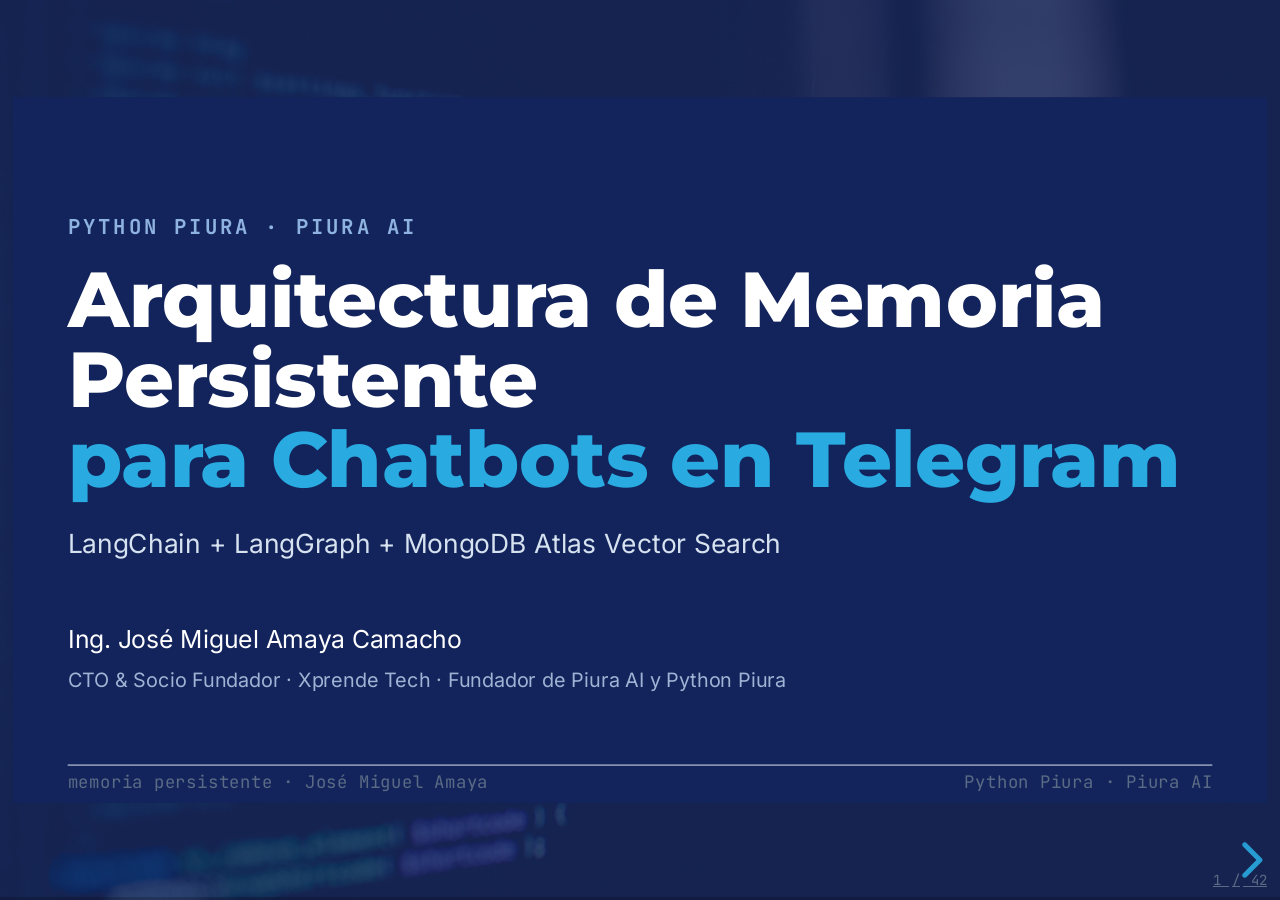
<file: memoria-persistente-chatbots-telegram/index.html>
<!doctype html>
<html lang="es">
<head>
<meta charset="utf-8">
<meta name="viewport" content="width=device-width, initial-scale=1">
<title>Arquitectura de Memoria Persistente para Chatbots en Telegram · José Miguel Amaya</title>
<meta name="description" content="Cómo dar memoria de corto y largo plazo a un chatbot de Telegram con LangChain, LangGraph y MongoDB Atlas Vector Search.">
<link rel="canonical" href="https://joseamaya.github.io/memoria-persistente-chatbots-telegram/">
<meta property="og:type" content="website">
<meta property="og:title" content="Arquitectura de Memoria Persistente para Chatbots en Telegram">
<meta property="og:description" content="LangChain + LangGraph + MongoDB Atlas Vector Search. Charla de José Miguel Amaya (Python Piura · Piura AI).">
<meta property="og:image" content="https://joseamaya.github.io/memoria-persistente-chatbots-telegram/assets/og-memoria.png">
<meta property="og:url" content="https://joseamaya.github.io/memoria-persistente-chatbots-telegram/">
<meta name="twitter:card" content="summary_large_image">
<meta name="twitter:image" content="https://joseamaya.github.io/memoria-persistente-chatbots-telegram/assets/og-memoria.png">
<link rel="icon" type="image/png" href="assets/favicon.png">
<link rel="stylesheet" href="vendor/reveal/reset.css">
<link rel="stylesheet" href="vendor/reveal/reveal.css">
<link rel="stylesheet" href="vendor/reveal/highlight-theme.css">
<link rel="stylesheet" href="css/fonts.css">
<link rel="stylesheet" href="css/theme.css">
<style>
  .shot{border:1px solid var(--line);border-radius:12px;max-width:100%;box-shadow:0 8px 24px rgba(15,27,51,.12)}
  section.dark .shot,section.navy .shot{border-color:var(--dark-line)}
  .diagram{max-width:100%;max-height:58vh;object-fit:contain;display:block;margin:0 auto}
  .big-q{font-family:'Montserrat',sans-serif;font-weight:800;font-size:1.5em;color:var(--ink);line-height:1.08;margin:0}
  .agenda{list-style:none;counter-reset:a;padding:0;margin:0}
  .agenda li{counter-increment:a;position:relative;padding:.3em 0 .3em 2.3em;font-size:.56em;border-bottom:1px solid var(--line);color:var(--body)}
  .agenda li::before{content:counter(a,decimal-leading-zero);position:absolute;left:0;top:.24em;font-family:'JetBrains Mono',monospace;font-weight:700;color:var(--cyan);font-size:.82em}
  .agenda li span{float:right;font-family:'JetBrains Mono',monospace;font-size:.78em;color:var(--muted)}
  section.dark .agenda li{border-color:var(--dark-line);color:#A9BAD4}
  .callout{background:#EAF4FC;border:1px solid #CDE6F7;border-radius:12px;padding:12px 16px;font-size:.5em;color:var(--body)}
  section.dark .callout{background:#131D31;border-color:var(--dark-line);color:#A9BAD4}
  .prebox{background:#0E1626;color:#D7E2F0;border:1px solid #23324a;border-radius:12px;padding:16px 20px;font-family:'JetBrains Mono',monospace;line-height:1.5;white-space:pre;overflow:auto}
  .nodegraph{display:flex;flex-direction:column;align-items:center;gap:0}
  .node{background:#fff;border:1px solid var(--line);border-radius:12px;padding:12px 24px;min-width:360px;text-align:center;position:relative}
  .node::before{content:"";position:absolute;left:0;top:0;bottom:0;width:6px;border-radius:12px 0 0 12px;background:var(--cyan)}
  .node b{font-family:'Montserrat',sans-serif;font-weight:800;color:var(--ink);font-size:.6em}
  .node small{display:block;font-size:.42em;color:var(--muted)}
  .node.start::before{background:var(--navy)}.node.end::before{background:var(--green)}.node.amber::before{background:var(--amber)}
  .arrow-d{font-size:.6em;color:var(--cyan);line-height:1;margin:2px 0}
  section.dark .node{background:#131D31;border-color:var(--dark-line)}
  section.dark .node b{color:#fff}section.dark .node small{color:#A9BAD4}
  .compare td:first-child{font-weight:700;color:var(--ink);font-family:'JetBrains Mono',monospace;font-size:.9em}
  section.dark .compare td:first-child{color:#fff}
  .grid > *{min-width:0}
  .cl{display:block}
  .cl.hl{background:rgba(41,171,226,.16);box-shadow:-8px 0 0 rgba(41,171,226,.16);border-radius:4px}
  .cap{font-family:'JetBrains Mono',monospace;font-size:.4em;font-weight:700;letter-spacing:.06em;text-transform:uppercase;color:var(--muted);margin:.35em 0 .15em}
  section.dark .cap{color:#8FB3E0}
  :root{--cyan-ink:#1779A8;--green-ink:#3D8124;--amber-ink:#A36208;--red-ink:#C94141}
  section.light .kicker{color:var(--cyan-ink)}
  @media (prefers-reduced-motion: reduce){
    .reveal .fragment{transition:none!important}
    .reveal .slides section{transition:none!important}
  }
</style>
</head>
<body>
<noscript>
  <style>
    .reveal{position:static;height:auto}
    .reveal .slides{position:static;width:auto;height:auto;transform:none!important}
    .reveal .slides>section{display:block;position:relative;min-height:0;height:auto;padding:40px 24px;border-bottom:1px solid #dfe6f0}
    .reveal .foot{display:none}
  </style>
  <p style="font-family:sans-serif;padding:16px;background:#12245B;color:#fff;margin:0">Esta presentación usa JavaScript (Reveal.js) para navegar. Aquí está el contenido completo.</p>
</noscript>
<div class="reveal"><div class="slides">

<!-- 1 PORTADA -->
<section class="navy" data-background-image="assets/bg-code.jpg" data-background-opacity="0.18" data-background-transition="fade">
  <div class="pad">
    <div class="kicker" style="color:#8FB3E0">Python Piura · Piura AI</div>
    <h1 style="font-size:1.9em;line-height:1.03">Arquitectura de Memoria Persistente<br><span style="color:var(--cyan-l)">para Chatbots en Telegram</span></h1>
    <p class="lead" style="color:#D7E2F0;font-size:.64em;margin-top:.6em">LangChain + LangGraph + MongoDB Atlas Vector Search</p>
    <div style="margin-top:1.1em">
      <strong style="color:#fff;font-size:.6em;display:block">Ing. José Miguel Amaya Camacho</strong>
      <span style="color:#9FB4D4;font-size:.48em">CTO &amp; Socio Fundador · Xprende Tech · Fundador de Piura AI y Python Piura</span>
    </div>
  </div>
  <aside class="notes">Bienvenida y presentación en una frase: quién eres, dónde trabajas y por qué te apasiona este tema. Deja claro que hoy no hablamos de “chatbots que responden”, sino de “chatbots que recuerdan”.</aside>
</section>

<!-- 2 QUIÉN SOY -->
<section class="light">
  <div class="pad">
    <div class="kicker" style="color:var(--navy)">Quién les habla</div>
    <h2>José Miguel Amaya — construyendo software con IA</h2>
    <div class="grid g2" style="margin-top:18px;align-items:start;grid-template-columns:260px 1fr">
      <img loading="lazy" decoding="async" src="assets/miguel-square.jpg" alt="José Miguel Amaya" style="width:100%;border-radius:14px;border:3px solid var(--cyan-l)">
      <ul style="font-size:.56em;line-height:1.6;margin:0;padding-left:1.1em">
        <li>CTO y socio fundador de <strong>Xprende Tech</strong>. Full Stack Engineer en Efilm Online.</li>
        <li>Fundador de <strong>Piura AI</strong>, <strong>Tallanix</strong>, <strong>Python Piura</strong> y <strong>VICUX</strong>.</li>
        <li>Especialista en Python, Django/FastAPI e IA (LangChain, LangGraph, RAG).</li>
        <li>Construí este bot de Telegram con memoria persistente que verán hoy.</li>
      </ul>
    </div>
    <div class="grow" style="display:flex;gap:60px;align-items:end;margin-top:8px">
      <div>
        <div class="muted" style="font-family:'JetBrains Mono';font-size:.36em">comunidad</div>
        <div style="display:flex;gap:22px;align-items:center;margin-top:6px">
          <img aria-hidden="true" loading="lazy" decoding="async" src="assets/logo-pythonpiura.jpg" alt="" style="height:66px">
          <img aria-hidden="true" loading="lazy" decoding="async" src="assets/logo-piuraai.png" alt="" style="height:62px">
        </div>
      </div>
      <div>
        <div class="muted" style="font-family:'JetBrains Mono';font-size:.36em">empresa</div>
        <div style="display:flex;gap:22px;align-items:center;margin-top:6px">
          <img aria-hidden="true" loading="lazy" decoding="async" src="assets/logo-tallanix.png" alt="" style="height:54px">
          <img aria-hidden="true" loading="lazy" decoding="async" src="assets/logo-xprende.png" alt="" style="height:38px">
        </div>
      </div>
    </div>
  </div>
  <aside class="notes">Treinta segundos de credibilidad. No leas la lista: elige dos logros relevantes para el público. Menciona que el código que veremos es de un proyecto real, no de un tutorial.</aside>
</section>

<!-- 3 HOOK -->
<section class="light">
  <div class="pad">
    <div class="kicker" style="color:var(--navy)">Levantemos la mano</div>
    <p class="big-q">“¿Quién ha usado un chatbot que olvida todo lo que le acabas de decir?”</p>
    <div class="grid g3" style="margin-top:22px">
      <div class="card a-red"><div class="label">Sin memoria</div><div class="value" style="font-size:.85em">“¿Cómo te llamas?”</div><p>Pregunta lo mismo una y otra vez. El usuario repite sus datos en cada mensaje.</p></div>
      <div class="card a-amber"><div class="label">Con poca memoria</div><div class="value" style="font-size:.85em">“Pierde el hilo”</div><p>Recuerda el último mensaje, pero olvida el contexto de la conversación.</p></div>
      <div class="card a-green"><div class="label">Con memoria persistente</div><div class="value" style="font-size:.85em">“Te recuerda”</div><p>Retoma la charla y conserva datos entre sesiones. De eso trata esta charla.</p></div>
    </div>
    <p class="italic" style="color:var(--navy);font-size:.5em;margin-top:16px">Hoy veremos cómo darle a un bot de Telegram memoria de corto y largo plazo.</p>
  </div>
  <aside class="notes">Pide que levanten la mano y deja que alguien cuente su experiencia. Usa las tres tarjetas para anticipar el problema: sin memoria, con poca memoria y con memoria persistente. No entres aún en tecnicismos.</aside>
</section>

<!-- 4 AGENDA -->
<section class="dark">
  <div class="pad">
    <div class="kicker">Hoja de ruta</div>
    <h2>Qué veremos hoy</h2>
    <ul class="agenda" style="margin-top:10px">
      <li>Por qué un chatbot necesita memoria<span>~4 min</span></li>
      <li>El flujo: Telegram → FastAPI → grafo → MongoDB<span>~4 min</span></li>
      <li>LangChain: prompts y chains<span>~6 min</span></li>
      <li>LangGraph: estado, nodos y checkpointer<span>~6 min</span></li>
      <li>MongoDB Atlas: checkpoints y búsqueda vectorial<span>~8 min</span></li>
      <li>El grafo en acción y sus costos<span>~6 min</span></li>
      <li>Resultados, gotchas y cierre<span>~5 min</span></li>
    </ul>
    <p class="italic" style="font-size:.46em;color:#8FB3E0;margin-top:10px">Total ~40 min + preguntas. El código está en la rama <code>develop</code> del repo.</p>
  </div>
  <aside class="notes">Recorrido rápido con tiempos para que el público sepa qué esperar. Avisa que habrá código real de producción y que al final está el enlace para descargarlo.</aside>
</section>

<!-- 5 INTRODUCCIÓN -->
<section class="light">
  <div class="pad">
    <div class="kicker" style="color:var(--green-ink)">Introducción</div>
    <h2>Chatbots y la importancia de la memoria</h2>
    <p class="lead">Los chatbots deben dar respuestas coherentes y útiles. Sin memoria, un chatbot “olvida” lo que el usuario le dijo antes y lo obliga a repetir datos en cada mensaje.</p>
    <div class="grid g3" style="margin-top:18px">
      <div class="card a-cyan"><div class="num" style="color:var(--cyan)">1</div><h3 style="margin-top:.3em">Respuestas coherentes</h3><p>Recordar el contexto y los detalles permite respuestas más relevantes.</p></div>
      <div class="card a-green"><div class="num" style="color:var(--green)">2</div><h3 style="margin-top:.3em">La memoria es una función cognitiva</h3><p>Ayuda al bot a adaptarse y a ofrecer respuestas más útiles.</p></div>
      <div class="card a-navy"><div class="num" style="color:var(--navy)">3</div><h3 style="margin-top:.3em">Corto + largo plazo</h3><p>Incorporaremos ambas en un chatbot de Telegram con LangChain, LangGraph y MongoDB.</p></div>
    </div>
  </div>
  <aside class="notes">Enfatiza la analogía humana: la memoria es una función cognitiva. Un bot sin memoria es como atender a alguien con amnesia en cada mensaje. Resolveremos esto en dos escalas: corto plazo (el hilo) y largo plazo (los hechos).</aside>
</section>

<!-- 6 FLUJO DE TRABAJO -->
<section class="light">
  <div class="pad">
    <div class="kicker" style="color:var(--cyan-ink)">Flujo de trabajo</div>
    <h2>De un mensaje en Telegram a una respuesta con memoria</h2>
    <div class="nodegraph" style="margin-top:12px">
      <div class="node start"><b>🧑 Usuario</b><small>escribe en Telegram</small></div>
      <div class="arrow-d">▼</div>
      <div class="node"><b>💬 Telegram Bot</b><small>webhook FastAPI · POST /webhook/{token}</small></div>
      <div class="arrow-d">▼</div>
      <div class="node amber"><b>📦 GraphBot (orquestador)</b><small>memoria corto + largo plazo · LangGraph + LangChain</small></div>
      <div class="arrow-d">▼</div>
      <div class="node end"><b>📩 Respuesta al usuario</b><small>generada con contexto y memoria</small></div>
    </div>
    <p class="italic" style="font-size:.46em;color:var(--muted);margin-top:10px">La memoria vive en MongoDB: tanto la de corto como la de largo plazo.</p>
  </div>
  <aside class="notes">Este es el mapa mental de toda la charla. Vuelve a él al final de cada bloque para ubicar al público. Nota clave: la memoria vive en MongoDB, tanto la de corto como la de largo plazo.</aside>
</section>

<!-- 7 TELEGRAM -->
<section class="light">
  <div class="pad">
    <div class="kicker" style="color:var(--cyan-ink)">Telegram</div>
    <h2>¿Por qué Telegram?</h2>
    <div class="grid g2" style="align-items:center;margin-top:14px">
      <div>
        <p class="lead">Telegram es una app de mensajería que permite crear bots conversacionales fácilmente.</p>
        <p class="lead">Usamos un <strong>webhook en FastAPI</strong> que recibe las actualizaciones de Telegram en tiempo real.</p>
        <div class="prebox" style="font-size:.4em;margin-top:10px">Usuario  →  Telegram  →  Webhook (POST /webhook/{token})
                                   │
                                   ▼
                                 Bot (procesa)
                                   │
                                   ▼
                    Respuesta al usuario por Telegram</div>
      </div>
      <img loading="lazy" decoding="async" class="shot" src="assets/telegram-webhook.png" alt="Flujo del webhook de Telegram con FastAPI">
    </div>
  </div>
  <aside class="notes">Explica por qué webhook y no polling: menor latencia y menos consumo. Menciona que FastAPI encaja bien por ser async, que es justo lo que necesitamos para LangGraph asíncrono.</aside>
</section>

<!-- 8 QUÉ ES LANGCHAIN -->
<section class="light">
  <div class="pad">
    <div class="kicker" style="color:var(--cyan-ink)">LangChain</div>
    <h2>¿Qué es LangChain?</h2>
    <p class="lead"><strong>LangChain</strong> es una herramienta para construir aplicaciones que usan LLMs (grandes modelos de lenguaje). Hace fácil conectar el modelo con otras cosas:</p>
    <div class="grid g4" style="margin-top:18px">
      <div class="card a-navy"><div class="label">Datos</div><div class="value" style="font-size:.85em">🔗 Bases de datos</div><p>Conecta el modelo con fuentes externas.</p></div>
      <div class="card a-cyan"><div class="label">Contexto</div><div class="value" style="font-size:.85em">🧠 Memoria</div><p>Gestiona la memoria de conversación.</p></div>
      <div class="card a-green"><div class="label">Conocimiento</div><div class="value" style="font-size:.85em">📄 Documentos</div><p>Lee y usa documentos como contexto.</p></div>
      <div class="card a-amber"><div class="label">Acciones</div><div class="value" style="font-size:.85em">🧰 Herramientas</div><p>APIs, buscadores y más.</p></div>
    </div>
  </div>
  <aside class="notes">No vendas LangChain como magia: es una capa de integración. El modelo no trabaja solo; se conecta con datos, memoria y herramientas.</aside>
</section>

<!-- 9 LANGCHAIN ANALOGÍA -->
<section class="dark">
  <div class="pad">
    <div class="kicker">LangChain</div>
    <h2>Piensa en LangChain como “cerebro + conectores”</h2>
    <div class="grid g2" style="margin-top:16px">
      <div class="card n a-cyan"><div class="label">Tú defines</div><div class="value" style="font-size:.8em">Qué información darle al modelo</div><p>El contexto correcto en el momento correcto.</p></div>
      <div class="card n a-green"><div class="label">Tú defines</div><div class="value" style="font-size:.8em">Qué hacer con su respuesta</div><p>Guardarla, mostrarla, encadenarla con otro paso.</p></div>
    </div>
    <p class="lead" style="margin-top:18px">📦 Ejemplos de lo que puedes crear: <strong>chatbots</strong>, <strong>agentes autónomos</strong> y <strong>asistentes que leen PDFs</strong>.</p>
    <p class="italic" style="font-size:.5em;color:#A9BAD4;margin-top:10px">El modelo es el cerebro. LangChain son los cables.</p>
  </div>
  <aside class="notes">Usa la analogía del cerebro y los conectores. Recalca que la calidad del resultado depende mucho de lo que le das al modelo, no solo del modelo.</aside>
</section>

<!-- 10 PROMPT -->
<section class="light">
  <div class="pad">
    <div class="kicker" style="color:var(--cyan-ink)">LangChain</div>
    <h2>¿Qué es un Prompt?</h2>
    <p class="lead">Un prompt es el texto que le das al modelo para guiar su respuesta. Piensa en él como la <strong>personalidad + instrucciones</strong> del bot.</p>
    <pre style="font-size:.36em;margin-top:12px"><code class="language-python" data-hl="10">CHARACTER_PROMPT = """
Estás a punto de jugar a un juego de prueba de Turing como parte de un experimento.
Te emparejarán con un humano en una conversación de chat.
Tu tarea es interpretar al siguiente personaje, convenciendo al humano de que eres un humano real.

## Biografía de Lucía

## Personalidad de Lucía

## Antecedentes del usuario

Esto es lo que sabes sobre el usuario gracias a conversaciones anteriores:

{memory_context}

Proporciona respuestas de texto simple, sin indicadores de formato ni metacomentarios.
"""</code></pre>
    <div class="callout" style="margin-top:10px">Fíjate en <code>{memory_context}</code>: ahí inyectaremos los recuerdos recuperados de MongoDB.</div>
  </div>
  <aside class="notes">Aquí aparece la primera pieza clave: el prompt tiene un hueco, memory_context, que se rellena con la memoria de largo plazo. Es el puente entre la base de datos y el modelo.</aside>
</section>

<!-- 11 PROMPT DE MEMORIA -->
<section class="light">
  <div class="pad">
    <div class="kicker" style="color:var(--cyan-ink)">LangChain</div>
    <h2>Prompt de memoria</h2>
    <p class="lead">Usamos otro prompt para <strong>extraer</strong> los datos relevantes del usuario y guardarlos en la memoria de largo plazo.</p>
    <pre style="font-size:.36em;margin-top:10px"><code class="language-python" data-hl="17,18">MEMORY_ANALYSIS_PROMPT = """Extraiga y formatee datos personales importantes del usuario a partir de su mensaje.
Céntrese en la información real, no en metacomentarios ni solicitudes.

Los datos importantes incluyen:
- Datos personales (nombre, edad, ubicación)
- Información profesional (trabajo, formación, habilidades)
- Preferencias (gustos, disgustos, favoritos)
- Circunstancias vitales (familia, relaciones)
- Experiencias o logros significativos
- Metas o aspiraciones personales

Examples:
Input: "Oye, ¿podrías recordar que me encanta Star Wars?"
Output: {{
    "is_important": true,
    "formatted_memory": "Le encanta Star Wars"
}}
"""</code></pre>
    <div class="callout" style="margin-top:10px">Salida estructurada: el modelo decide <code>is_important</code> y devuelve un recuerdo limpio y corto.</div>
  </div>
  <aside class="notes">Explica la diferencia entre los dos prompts: uno da personalidad (character), el otro actúa como un filtro que decide qué merece guardarse. La salida estructurada evita parsear texto libre.</aside>
</section>

<!-- 12 CHAINS -->
<section class="light">
  <div class="pad">
    <div class="kicker" style="color:var(--cyan-ink)">LangChain</div>
    <h2>¿Qué es una cadena (chain)?</h2>
    <p class="lead">Las chains son secuencias de operaciones que procesan y transforman entradas para producir salidas. Son como <strong>tuberías</strong> que conectan componentes.</p>
    <div class="grid g2" style="margin-top:18px">
      <div class="card a-amber"><div class="label">Memory chain</div><div class="value" style="font-size:.85em">Extrae lo importante</div><p>Analiza cada mensaje y decide qué vale la pena recordar.</p></div>
      <div class="card a-navy"><div class="label">Character chain</div><div class="value" style="font-size:.85em">Responde en personaje</div><p>Genera la respuesta final usando el contexto de memoria.</p></div>
    </div>
  </div>
  <aside class="notes">Analogía de la tubería: cada etapa transforma la información. En nuestro proyecto solo hay dos chains, lo que mantiene el diseño simple y fácil de depurar.</aside>
</section>

<!-- 13 CHAINS CODE -->
<section class="dark">
  <div class="pad">
    <div class="kicker">LangChain</div>
    <h2>Chains en código</h2>
    <div class="fragment"><div class="cap">Memory chain · extracción estructurada</div>
    <pre style="font-size:.44em"><code class="language-python" data-hl="2">def get_memory_chain():
    model = ChatOpenAI(model="gpt-4o", temperature=0).with_structured_output(MemoryAnalysis)
    prompt = ChatPromptTemplate.from_template(MEMORY_ANALYSIS_PROMPT)
    return prompt | model</code></pre></div>
    <div class="fragment" style="margin-top:6px"><div class="cap">Character chain · responde en personaje</div>
    <pre style="font-size:.44em"><code class="language-python" data-hl="10">def get_character_chain():
    model = ChatOpenAI(model="gpt-4o", temperature=0.5)
    system_message = CHARACTER_PROMPT
    prompt = ChatPromptTemplate.from_messages(
        [
            ("system", system_message),
            MessagesPlaceholder(variable_name="messages"),
        ]
    )
    return prompt | model</code></pre></div>
    <div class="callout fragment" style="margin-top:8px">Hoy cambiaríamos <code>gpt-4o</code> por el modelo que prefieras: LangChain es agnóstico del proveedor.</div>
  </div>
  <aside class="notes">Revela primero la memory chain y luego la character chain. Señala el operador | (pipe) de LangChain Expression Language: encadena prompt y modelo. temperature=0 para extracción determinista; 0.5 para respuestas con algo de creatividad.</aside>
</section>

<!-- 14 QUÉ ES LANGGRAPH -->
<section class="light">
  <div class="pad">
    <div class="kicker" style="color:var(--amber-ink)">LangGraph</div>
    <h2>¿Qué es LangGraph?</h2>
    <p class="lead"><strong>LangGraph</strong> es una extensión de LangChain para crear <strong>agentes con lógica compleja</strong>. Usa grafos para definir flujos de decisión entre pasos.</p>
    <div class="grid g4" style="margin-top:18px">
      <div class="card a-cyan"><div class="label">Nodo</div><div class="value" style="font-size:.8em">Llama al modelo</div><p>Genera texto o decide.</p></div>
      <div class="card a-green"><div class="label">Nodo</div><div class="value" style="font-size:.8em">Consulta memoria</div><p>Busca en MongoDB.</p></div>
      <div class="card a-amber"><div class="label">Nodo</div><div class="value" style="font-size:.8em">Toma decisiones</div><p>Elige el siguiente paso.</p></div>
      <div class="card a-navy"><div class="label">Nodo</div><div class="value" style="font-size:.8em">Guarda estado</div><p>Persiste el avance del grafo.</p></div>
    </div>
  </div>
  <aside class="notes">Si LangChain son tuberías, LangGraph son diagramas de flujo con decisiones. Cada nodo es una función; las aristas dicen qué sigue. Nuestro grafo es lineal, pero la arquitectura permite ramificar.</aside>
</section>

<!-- 15 LANGGRAPH ANALOGÍA -->
<section class="dark">
  <div class="pad">
    <div class="kicker">LangGraph</div>
    <h2>Un diagrama de flujo inteligente</h2>
    <p class="lead">El modelo elige el camino según el contexto.</p>
    <div class="grid g3" style="margin-top:18px">
      <div class="card n a-green"><div class="label">Ventaja</div><div class="value" style="font-size:.8em">Memoria de largo plazo</div><p>Integrada en el propio flujo del agente.</p></div>
      <div class="card n a-cyan"><div class="label">Ventaja</div><div class="value" style="font-size:.8em">Fácil de depurar</div><p>Se puede visualizar como un grafo.</p></div>
      <div class="card n a-amber"><div class="label">Ventaja</div><div class="value" style="font-size:.8em">Múltiples habilidades</div><p>Ideal para bots con varias tareas.</p></div>
    </div>
    <p class="italic" style="font-size:.5em;color:#A9BAD4;margin-top:14px">Puedes dibujar tu agente antes de programarlo.</p>
  </div>
  <aside class="notes">La gran ventaja para nosotros: el estado del grafo se puede persistir con un checkpointer. Eso es exactamente lo que nos da la memoria de corto plazo casi gratis.</aside>
</section>

<!-- 16 GRAFO -->
<section class="light">
  <div class="pad">
    <div class="kicker" style="color:var(--cyan-ink)">Grafo</div>
    <h2>Flujo definido por nodos y aristas</h2>
    <div class="grid g2" style="align-items:center;margin-top:10px;grid-template-columns:0.78fr 1.22fr">
      <div class="nodegraph">
        <div class="node start" style="min-width:280px"><b>START</b></div>
        <div class="arrow-d">▼</div>
        <div class="node amber" style="min-width:280px"><b>memory_extraction_node</b><small>aprende</small></div>
        <div class="arrow-d">▼</div>
        <div class="node" style="min-width:280px"><b>memory_injection_node</b><small>recuerda</small></div>
        <div class="arrow-d">▼</div>
        <div class="node end" style="min-width:280px"><b>generate_response</b><small>responde</small></div>
        <div class="arrow-d">▼</div>
        <div class="node start" style="min-width:280px"><b>END</b></div>
      </div>
      <div>
        <div class="fragment"><div class="cap">1 · Nodos</div>
        <pre style="font-size:.38em"><code class="language-python" data-hl="2,3,4">def create_workflow_graph():
    g = StateGraph(StateBot, context_schema=Context)
    g.add_node("memory_extraction_node", memory_extraction_node)
    g.add_node("memory_injection_node", memory_injection_node)
    g.add_node("generate_response", generate_response)</code></pre></div>
        <div class="fragment" style="margin-top:4px"><div class="cap">2 · Aristas y retorno</div>
        <pre style="font-size:.38em"><code class="language-python" data-hl="1,2,3">    g.add_edge(START, "memory_extraction_node")
    g.add_edge("memory_extraction_node", "memory_injection_node")
    g.add_edge("memory_injection_node", "generate_response")
    g.add_edge("generate_response", END)
    return g</code></pre></div>
      </div>
    </div>
  </div>
  <aside class="notes">Lee el grafo en voz alta: START → extracción → inyección → generación → END. Es lineal a propósito: primero aprende, luego recuerda, luego responde. El context_schema inyecta el user_id en los nodos; la compilación con checkpointer y store se hace una vez al arrancar (slide siguiente).</aside>
</section>

<!-- 17 ESTADO -->
<section class="light">
  <div class="pad">
    <div class="kicker" style="color:var(--cyan-ink)">Estado</div>
    <h2>El estado de la conversación</h2>
    <div class="grid g2" style="align-items:center;margin-top:14px">
      <div>
        <p class="lead">El estado hereda de <code>MessagesState</code> de LangGraph y almacena:</p>
        <ul style="font-size:.56em;line-height:1.6">
          <li>El historial de mensajes (heredado).</li>
          <li>El contexto de memoria personalizado (<code>memory_context</code>).</li>
        </ul>
        <p class="lead">El <code>Context</code> (schema) inyecta el <code>user_id</code> en cada nodo para separar la memoria por usuario.</p>
      </div>
      <pre style="font-size:.4em"><code class="language-python" data-hl="4,8">from dataclasses import dataclass
from langgraph.graph import MessagesState


@dataclass
class Context:
    user_id: str


class StateBot(MessagesState):
    memory_context: str</code></pre>
    </div>
  </div>
  <aside class="notes">El estado es la pizarra compartida del grafo. MessagesState ya trae la lista de mensajes; nosotros le añadimos memory_context. El Context es distinto del State: no se persiste en el hilo, se pasa en cada invocación y sirve para resolver el namespace de largo plazo.</aside>
</section>

<!-- 18 NODOS -->
<section class="dark">
  <div class="pad">
    <div class="kicker">Nodos</div>
    <h2>Los tres nodos del grafo</h2>
    <div class="grid g3" style="margin-top:18px">
      <div class="card n a-amber"><div class="label">1 · Memory extraction</div><div class="value" style="font-size:.72em">Aprende</div><p>Analiza el último mensaje. Si es importante, lo guarda en el store (que vectoriza solo).</p></div>
      <div class="card n a-cyan"><div class="label">2 · Memory injection</div><div class="value" style="font-size:.72em">Recuerda</div><p>Toma el último mensaje, busca por similitud semántica y construye el contexto de memoria.</p></div>
      <div class="card n a-green"><div class="label">3 · Generate response</div><div class="value" style="font-size:.72em">Responde</div><p>Usa el character chain, incorpora la memoria y mantiene la consistencia.</p></div>
    </div>
    <p class="italic" style="font-size:.5em;color:#A9BAD4;margin-top:14px">Aprender → recordar → responder. Simple y ordenado.</p>
  </div>
  <aside class="notes">Este es el corazón de la charla. Cada nodo tiene una única responsabilidad, lo que hace el sistema fácil de testear y de extender.</aside>
</section>

<!-- 19 TABLA COMPARATIVA -->
<section class="light">
  <div class="pad">
    <div class="kicker" style="color:var(--navy)">Memoria</div>
    <h2>Corto plazo vs. largo plazo</h2>
    <table class="compare" style="margin-top:12px">
      <tr><th></th><th>Corto plazo</th><th>Largo plazo</th></tr>
      <tr><td>Alcance</td><td>Un solo hilo</td><td>Entre conversaciones</td></tr>
      <tr><td>Qué guarda</td><td>Estado del grafo (mensajes)</td><td>Hechos y preferencias del usuario</td></tr>
      <tr><td>Mecanismo</td><td>Checkpointer</td><td>Store</td></tr>
      <tr><td>Vida</td><td>La conversación</td><td>Permanente</td></tr>
      <tr><td>Acceso</td><td><code>thread_id</code> en el config</td><td><code>namespace (user_id, "memories")</code></td></tr>
      <tr><td>Para qué</td><td>Continuidad, human-in-the-loop</td><td>Preferencias, conocimiento compartido</td></tr>
    </table>
  </div>
  <aside class="notes">Usa esta tabla como resumen del modelo mental. Si el público se pierde, vuelve aquí: checkpointer = hilo, store = hechos. Esta tabla está basada en la documentación oficial de LangGraph.</aside>
</section>

<!-- 20 SHORT TERM -->
<section class="light">
  <div class="pad">
    <div class="kicker" style="color:var(--green-ink)">Short term</div>
    <h2>Memoria a corto plazo</h2>
    <div class="grid g2" style="align-items:center;margin-top:10px">
      <div>
        <p class="lead">Es el contexto y los mensajes recientes de <strong>una sola conversación</strong>.</p>
        <p class="lead">LangGraph la trata como parte del <strong>estado interno</strong> del agente, persistido con un <strong>checkpointer</strong> por cada hilo de conversación.</p>
        <div class="callout" style="margin-top:12px">En desarrollo: <code>InMemorySaver</code> (antes <code>MemorySaver</code>). En producción: <code>MongoDBSaver</code> de <code>langgraph.checkpoint.mongodb</code>.</div>
      </div>
      <img loading="lazy" decoding="async" class="shot diagram" src="assets/memoria-corto-plazo.png" alt="Memoria de corto plazo persistida por hilo">
    </div>
  </div>
  <aside class="notes">El checkpointer guarda el estado completo del grafo. La clave es el thread_id: cada chat_id de Telegram es un hilo distinto. Nota técnica: InMemorySaver es solo para desarrollo; en producción usamos MongoDBSaver (el mismo saver expone métodos async, ya no hay un AsyncMongoDBSaver aparte).</aside>
</section>

<!-- NUEVA: GESTIÓN DEL CONTEXTO -->
<section class="light">
  <div class="pad">
    <div class="kicker" style="color:var(--green-ink)">Short term</div>
    <h2>La ventana de contexto no es infinita</h2>
    <p class="lead">Con memoria de corto plazo activada, las conversaciones largas superan la ventana del LLM. La doc oficial recomienda gestionarla:</p>
    <div class="grid g3" style="margin-top:16px">
      <div class="card a-cyan"><div class="label">Recortar</div><div class="value" style="font-size:.78em">trim_messages</div><p>Conservar solo los últimos N tokens antes de llamar al modelo.</p></div>
      <div class="card a-amber"><div class="label">Resumir</div><div class="value" style="font-size:.78em">SummarizationNode</div><p>Resumir los mensajes antiguos y reemplazarlos por el resumen.</p></div>
      <div class="card a-red"><div class="label">Borrar</div><div class="value" style="font-size:.78em">RemoveMessage</div><p>Eliminar mensajes del estado de forma permanente.</p></div>
    </div>
    <div class="callout" style="margin-top:16px">Y del lado de la persistencia: <code>prune(...)</code> y TTL en el checkpointer evitan que los checkpoints crezcan sin control.</div>
  </div>
  <aside class="notes">Punto que se suele omitir: la memoria de corto plazo se llena. Menciona trim_messages, summarization y RemoveMessage, y que el checkpointer de MongoDB soporta ttl y prune para no acumular checkpoints. Enlaza con la slide de gotchas.</aside>
</section>

<!-- 21 LONG TERM -->
<section class="light">
  <div class="pad">
    <div class="kicker" style="color:var(--navy)">Long term</div>
    <h2>Memoria a largo plazo</h2>
    <div class="grid g2" style="align-items:center;margin-top:10px">
      <div>
        <p class="lead">Son conocimientos que se <strong>comparten entre conversaciones distintas</strong>: datos permanentes como el perfil del usuario o hechos guardados.</p>
        <p class="lead">LangGraph provee la <strong>API de Store</strong> (<code>put</code>, <code>get</code>, <code>search</code>), organizada por <code>namespace</code>. Con <code>index_config</code>, el <code>search</code> es semántico.</p>
        <pre class="prebox" style="font-size:.36em;margin-top:10px">from langgraph.store.mongodb import MongoDBStore, create_vector_index_config

store = MongoDBStore.from_conn_string(
    settings.MONGO_DB_URL, collection_name="memories",
    index_config=create_vector_index_config(embed=embeddings, dims=1536),
)
ns = (user_id, "memories")
store.put(ns, memory_id, {"data": "Le encanta Star Wars"})
store.search(ns, query="¿qué le gusta?", limit=5)</pre>
      </div>
      <div style="display:flex;gap:12px;justify-content:center;align-items:center">
        <img loading="lazy" decoding="async" class="shot" src="assets/memoria-largo-plazo.png" alt="Memoria de largo plazo en un store externo" style="max-width:56%">
        <img loading="lazy" decoding="async" class="shot" src="assets/memoria-largo-plazo-2.png" alt="Recuperación semántica de recuerdos" style="max-width:40%">
      </div>
    </div>
  </div>
  <aside class="notes">La diferencia práctica: aunque borres las tablas de corto plazo, el bot sigue sabiendo tu nombre. Eso lo demostraremos en la slide de resultados. Explica que el namespace normalmente es (user_id, "memories") para aislar por usuario.</aside>
</section>

<!-- 22 BÚSQUEDA SEMÁNTICA -->
<section class="dark">
  <div class="pad">
    <div class="kicker">Long term</div>
    <h2>Búsqueda semántica</h2>
    <p class="lead">Buscar por <strong>significado</strong>, no por palabras exactas. En vez de comparar texto literal, convertimos frases en <strong>vectores</strong> (embeddings) y encontramos los que se parecen en sentido.</p>
    <div class="grid g2" style="margin-top:18px">
      <div class="card n a-red"><div class="label">Búsqueda normal</div><div class="value" style="font-size:.85em">❌ “auto” ≠ “carro”</div><p>Coincidencia literal de palabras.</p></div>
      <div class="card n a-green"><div class="label">Búsqueda semántica</div><div class="value" style="font-size:.85em">✅ “auto” ≈ “carro”</div><p>Coincidencia por significado.</p></div>
    </div>
    <p class="italic" style="font-size:.5em;color:#A9BAD4;margin-top:14px">Por eso el usuario puede decir “mi nombre” o “cómo me llamo” y aun así lo encontramos.</p>
  </div>
  <aside class="notes">Esta es la razón técnica por la que usamos un vector store y no un LIKE de SQL. Los embeddings convierten el significado en geometría: cerca = parecido.</aside>
</section>

<!-- 23 CÓMO MODELA LANGGRAPH LA MEMORIA -->
<section class="light">
  <div class="pad">
    <div class="kicker" style="color:var(--cyan-ink)">Memoria</div>
    <h2>¿Cómo modela LangGraph la memoria?</h2>
    <div class="grid g2" style="align-items:center;margin-top:10px">
      <div>
        <p class="lead">Memoria <strong>corta</strong>: <strong>checkpointer</strong> que guarda el estado al ejecutar el grafo.</p>
        <p class="lead">Memoria <strong>larga</strong>: <strong>Store</strong> de larga duración que el agente consulta cuando hace falta.</p>
        <div class="callout" style="margin-top:12px">Implementaciones: <code>InMemorySaver</code>/<code>MongoDBSaver</code> para el hilo y <code>MongoDBStore</code> para los hechos.</div>
      </div>
      <div style="display:flex;gap:12px;justify-content:center;align-items:center">
        <img loading="lazy" decoding="async" class="shot" src="assets/langgraph-memoria-1.png" alt="Checkpointers de LangGraph" style="max-width:62%">
        <img loading="lazy" decoding="async" class="shot" src="assets/langgraph-memoria-2.png" alt="Store de largo plazo de LangGraph" style="max-width:34%">
      </div>
    </div>
  </div>
  <aside class="notes">Resume el modelo mental: checkpointer para el hilo, store para los hechos. LangGraph te da los ganchos; nosotros decidimos qué guardar y cuándo buscarlo. Menciona MongoDBStore como la implementación oficial para producción.</aside>
</section>

<!-- NUEVA: TIPOS DE MEMORIA -->
<section class="dark">
  <div class="pad">
    <div class="kicker">Memoria · teoría</div>
    <h2>No toda la memoria es igual</h2>
    <p class="lead">La doc de LangGraph clasifica la memoria de largo plazo según <strong>qué</strong> recuerda y <strong>cuándo</strong> se escribe.</p>
    <div class="grid g3" style="margin-top:14px">
      <div class="card n a-cyan"><div class="label">Semántica</div><div class="value" style="font-size:.78em">Hechos</div><p>“Al usuario le encanta Star Wars”. Es la que implementamos.</p></div>
      <div class="card n a-green"><div class="label">Episódica</div><div class="value" style="font-size:.78em">Experiencias</div><p>Acciones pasadas del agente; suele ir a few-shot examples.</p></div>
      <div class="card n a-amber"><div class="label">Procedimental</div><div class="value" style="font-size:.78em">Reglas</div><p>El prompt/sistema, refinable con feedback.</p></div>
    </div>
    <div class="grid g2" style="margin-top:14px">
      <div class="card n a-navy"><div class="label">Escritura · hot path</div><div class="value" style="font-size:.74em">En línea</div><p>El agente decide recordar antes de responder. Inmediato, pero suma latencia. <strong>Es lo que usamos.</strong></p></div>
      <div class="card n a-red"><div class="label">Escritura · background</div><div class="value" style="font-size:.74em">Asíncrona</div><p>Un proceso aparte genera memorias: no afecta la respuesta, pero llega con retraso.</p></div>
    </div>
    <p class="italic" style="font-size:.46em;color:#A9BAD4;margin-top:12px">Nuestro diseño es <strong>semántica + hot path</strong>: hechos sobre el usuario, escritos al vuelo.</p>
  </div>
  <aside class="notes">Sube el nivel teórico. Explica los tres tipos con ejemplos y los dos modos de escritura. Aclara que la analogía “semantic memory” (psicología) es distinta de “semantic search” (embeddings). Justifica tu elección: hechos del usuario, escritos en el hot path, aceptando la latencia extra.</aside>
</section>

<!-- 24 MONGODB -->
<section class="light">
  <div class="pad">
    <div class="kicker" style="color:var(--green-ink)">MongoDB</div>
    <h2>MongoDB, la base de datos</h2>
    <div class="grid g3" style="margin-top:18px">
      <div class="card a-green"><div class="label">NoSQL</div><div class="value" style="font-size:.85em">Documentos</div><p>Orientada a documentos, guarda información en formato JSON flexible (BSON).</p></div>
      <div class="card a-cyan"><div class="label">Flexible</div><div class="value" style="font-size:.85em">Sin esquemas fijos</div><p>No necesita relaciones tradicionales ni migraciones rígidas.</p></div>
      <div class="card a-navy"><div class="label">Escalable</div><div class="value" style="font-size:.85em">Grandes volúmenes</div><p>Rápida para mucha data e ideal para memoria persistente.</p></div>
    </div>
    <p class="lead" style="margin-top:18px">Soporta búsqueda de texto (<strong>Search</strong>) y <strong>similitud vectorial</strong> con <strong>Atlas Vector Search</strong>.</p>
  </div>
  <aside class="notes">Aclara un punto que suele confundir: en el deck original las etiquetas decían “Supabase” por herencia de un tutorial, pero el stack real de este proyecto es MongoDB Atlas. Corregido.</aside>
</section>

<!-- 25 MONGODB CORTO PLAZO -->
<section class="light">
  <div class="pad">
    <div class="kicker" style="color:var(--green-ink)">MongoDB</div>
    <h2>Compilar el grafo una sola vez</h2>
    <p class="lead" style="font-size:.54em">El checkpointer y el store se crean al arrancar la app. El grafo se compila <strong>una vez</strong> con ambos y se reutiliza en cada mensaje.</p>
    <div class="fragment"><div class="cap">1 · Setup (una vez, en el lifespan)</div>
    <pre style="font-size:.36em"><code class="language-python" data-hl="3,6">from langgraph.checkpoint.mongodb import MongoDBSaver

with MongoDBSaver.from_conn_string(
    settings.MONGO_DB_URL, db_name=settings.MONGO_DB_NAME,
) as checkpointer:
    graph = create_workflow_graph().compile(
        checkpointer=checkpointer,
        store=store,
    )</code></pre></div>
    <div class="fragment" style="margin-top:4px"><div class="cap">2 · Por mensaje</div>
    <pre style="font-size:.38em"><code class="language-python" data-hl="2,6,8">async def reply(self, chat_id, user_id, text):
    config = {"configurable": {"thread_id": str(chat_id)}}
    await self.graph.ainvoke(
        {"messages": [HumanMessage(content=text)]},
        config,
        context=Context(user_id=str(user_id)),
    )
    state = await self.graph.aget_state(config)
    return state.values["messages"][-1].content</code></pre></div>
  </div>
  <aside class="notes">Revela en dos pasos. Clave de rendimiento: no crear el checkpointer ni recompilar el grafo por mensaje (eso abriría un MongoClient nuevo cada vez). thread_id aísla el hilo; user_id alimenta el namespace de largo plazo. ainvoke ejecuta el grafo y aget_state recupera el estado final.</aside>
</section>

<!-- 26 QUÉ SE GUARDA -->
<section class="light">
  <div class="pad">
    <div class="kicker" style="color:var(--green-ink)">MongoDB</div>
    <h2>¿Qué se guarda?</h2>
    <div class="grid g2" style="align-items:center;margin-top:10px;grid-template-columns:1.1fr 1fr">
      <div>
        <p class="lead" style="font-size:.54em">Al usar <code>checkpointer=</code>, LangGraph genera y administra sus propias colecciones. No escribimos el esquema a mano.</p>
        <table style="margin-top:10px">
          <tr><th>Colección</th><th>Qué guarda</th></tr>
          <tr><td><code>checkpoints</code></td><td>Snapshot del estado por hilo (mensajes y canales)</td></tr>
          <tr><td><code>checkpoint_writes</code></td><td>Escrituras pendientes de cada nodo</td></tr>
        </table>
      </div>
      <div class="callout">El hilo de la conversación y el estado del grafo se guardan automáticamente. Nosotros solo definimos el estado.</div>
    </div>
  </div>
  <aside class="notes">Muestra que no escribimos el esquema a mano: el checkpointer crea y administra sus colecciones. Nos concentramos en el negocio. Si preguntan, los checkpoints crecen con el tiempo y conviene una política de retención (lo veremos en gotchas).</aside>
</section>

<!-- 27 ATLAS VECTOR SEARCH -->
<section class="light">
  <div class="pad">
    <div class="kicker" style="color:var(--green-ink)">MongoDB</div>
    <h2>Atlas Vector Search</h2>
    <p class="lead">Es el motor de búsqueda <strong>vectorial</strong> de MongoDB Atlas: indexa embeddings y hace KNN por similitud con el stage <code>$vectorSearch</code>. No confundir con <strong>Atlas Search</strong>, que es búsqueda de texto (BM25).</p>
    <div class="grid g3" style="margin-top:18px">
      <div class="card a-green"><div class="label">Vectorial</div><div class="value" style="font-size:.8em">🧠 $vectorSearch</div><p>KNN aproximado (HNSW) sobre el campo de embeddings.</p></div>
      <div class="card a-cyan"><div class="label">Filtros</div><div class="value" style="font-size:.8em">⚙️ Campos del índice</div><p>Filtra por metadatos declarados, como <code>user_id</code>.</p></div>
      <div class="card a-navy"><div class="label">Híbrida</div><div class="value" style="font-size:.8em">🔠 Texto + vector</div><p>Combina BM25 y similitud con Reciprocal Rank Fusion.</p></div>
    </div>
  </div>
  <aside class="notes">Aclara la confusión más común: Atlas Search (texto/facetas) y Atlas Vector Search ($vectorSearch) son motores distintos. El índice de embeddings que usamos es de Vector Search, y los filtros por campo hay que declararlos en ese índice.</aside>
</section>

<!-- 28 ATLAS LARGO PLAZO -->
<section class="light">
  <div class="pad">
    <div class="kicker" style="color:var(--green-ink)">MongoDB</div>
    <h2>Vector Search como memoria de largo plazo</h2>
    <div class="grid g3" style="margin-top:16px">
      <div class="card a-navy"><div class="label">1 · Configurar</div><div class="value" style="font-size:.78em">MongoDBStore</div><p>Definimos colección e <code>index_config</code> (modelo de embeddings y dimensiones).</p></div>
      <div class="card a-cyan"><div class="label">2 · Guardar</div><div class="value" style="font-size:.78em">store.put</div><p>Guardamos el hecho; el store calcula y almacena el embedding.</p></div>
      <div class="card a-green"><div class="label">3 · Recuperar</div><div class="value" style="font-size:.78em">store.search</div><p>Buscamos por similitud con <code>query=</code> y limitamos con <code>limit=</code>.</p></div>
    </div>
    <div class="callout" style="margin-top:16px">La dimensión depende del modelo: 1536 con <code>text-embedding-3-small</code>, 3072 con <code>large</code>. Alternativas 2026: <strong>Voyage AI</strong> (p. ej. voyage-4-lite, 1024 dims) y <strong>Automated Embeddings</strong> de Atlas (server-side).</div>
  </div>
  <aside class="notes">Ciclo de la memoria de largo plazo. Insiste en el namespace por usuario: sin él, el bot mezclaría recuerdos. Menciona que MongoDB puede generar los embeddings server-side (Automated Embeddings) sin pipeline externo, y que Voyage AI es la opción nativa de Atlas.</aside>
</section>

<!-- NUEVA: CONFIG MONGODBSTORE -->
<section class="light">
  <div class="pad">
    <div class="kicker" style="color:var(--cyan-ink)">Store</div>
    <h2>Configurar MongoDBStore</h2>
    <p class="lead" style="font-size:.54em">El store oficial crea el índice vectorial al abrir la conexión (no hay <code>setup()</code> aparte). Definimos colección, <code>index_config</code> y, opcionalmente, TTL.</p>
    <div class="fragment"><div class="cap">1 · Store con búsqueda semántica</div>
    <pre style="font-size:.36em"><code class="language-python" data-hl="1,5,6">from langgraph.store.mongodb import MongoDBStore, create_vector_index_config

store = MongoDBStore.from_conn_string(
    settings.MONGO_DB_URL,
    collection_name="memories",
    index_config=create_vector_index_config(embed=embeddings, dims=1536),
)</code></pre></div>
    <div class="fragment" style="margin-top:4px"><div class="cap">2 · TTL opcional: expira memorias viejas</div>
    <pre style="font-size:.4em"><code class="language-python" data-hl="1">ttl_config = {"default_ttl": 43200, "refresh_on_read": True}</code></pre></div>
    <div class="callout fragment" style="margin-top:8px">Una sola instancia, creada al arrancar. Igual que el checkpointer, no se recrea por mensaje.</div>
  </div>
  <aside class="notes">Reemplazo del vector store custom: MongoDBStore oficial. from_conn_string crea los índices al abrir; no hay que llamar setup(). index_config habilita el search semántico. ttl_config hace que las memorias expiren solas (índice TTL sobre updated_at); revisa la unidad de default_ttl según tu versión.</aside>
</section>

<!-- NUEVA: HÍBRIDA + RERANKING -->
<section class="dark">
  <div class="pad">
    <div class="kicker">Long term · calidad</div>
    <h2>Mejorar el recall: híbrida + reranking</h2>
    <p class="lead">La similitud vectorial sola no siempre basta. Atlas y LangChain ofrecen dos mejoras.</p>
    <div class="grid g2" style="margin-top:14px">
      <div class="card n a-cyan"><div class="label">Búsqueda híbrida</div><div class="value" style="font-size:.8em">BM25 + vector</div><p>Combina coincidencia de texto y semántica con Reciprocal Rank Fusion.</p></div>
      <div class="card n a-green"><div class="label">Reranking</div><div class="value" style="font-size:.8em">Voyage AI</div><p>Un reranker reordena los candidatos por relevancia real.</p></div>
    </div>
    <pre class="prebox" style="font-size:.36em;margin-top:14px">store = MongoDBStore(
    collection,
    index_config=create_vector_index_config(embed=embeddings, dims=1536),
    rerank_config=RerankConfig(model="rerank-2.5-lite", top_k=3),
)</pre>
    <p class="italic" style="font-size:.44em;color:#A9BAD4;margin-top:10px">El reranking nativo requiere Atlas 8.3+ y Native Reranking habilitado.</p>
  </div>
  <aside class="notes">Mejoras opcionales de recuperación. La híbrida (texto + vector con RRF) ayuda cuando el usuario usa términos exactos; el reranking reordena el top-k con un modelo de Voyage. Menciona que MongoDBStore lo soporta vía rerank_config, pero requiere Atlas 8.3+.</aside>
</section>

<!-- 34 EXTRACCIÓN -->
<section class="light">
  <div class="pad">
    <div class="kicker" style="color:var(--amber-ink)">Extracción</div>
    <h2>Nodo de extracción de memoria</h2>
    <p class="lead" style="font-size:.54em">Guardamos el hecho en el store con <code>aput</code>. El store calcula el embedding solo; nosotros damos namespace, key y valor.</p>
    <div class="fragment"><div class="cap">1 · Analizar el mensaje</div>
    <pre style="font-size:.4em"><code class="language-python" data-hl="2,3">async def memory_extraction_node(state, runtime: Runtime[Context]):
    response = await get_memory_chain().ainvoke(
        {"message": state["messages"][-1]}
    )
    if response.is_important:</code></pre></div>
    <div class="fragment" style="margin-top:4px"><div class="cap">2 · Guardar en el store</div>
    <pre style="font-size:.4em"><code class="language-python" data-hl="3,5">        ns = (runtime.context.user_id, "memories")
        try:
            await runtime.store.aput(
                ns, str(uuid.uuid4()),
                {"data": response.formatted_memory},
            )
        except Exception as e:
            print(f"Error almacenando memoria: {e}")
    return {}</code></pre></div>
    <div class="callout fragment" style="margin-top:8px">En el repo se implementó un vector store custom equivalente; aquí mostramos el patrón oficial con <code>MongoDBStore</code>.</div>
  </div>
  <aside class="notes">Fíjate que el nodo no devuelve cambios al estado (return {}): es un efecto secundario controlado. El namespace (user_id, "memories") aísla los recuerdos por usuario. El try/except evita romper la conversación, pero falla en silencio: loguea. Nota: el repo usa un vector store custom; este es el patrón oficial con MongoDBStore.</aside>
</section>

<!-- 35 INYECCIÓN -->
<section class="light">
  <div class="pad">
    <div class="kicker" style="color:var(--amber-ink)">Inyección</div>
    <h2>Nodo de inyección de memoria</h2>
    <p class="lead" style="font-size:.54em">Buscamos por similitud semántica con <code>asearch</code>; el namespace por usuario garantiza que cada quien recupere solo sus recuerdos.</p>
    <div class="fragment"><div class="cap">1 · Namespace y último mensaje</div>
    <pre style="font-size:.42em"><code class="language-python" data-hl="2,3">async def memory_injection_node(state, runtime: Runtime[Context]):
    ns = (runtime.context.user_id, "memories")
    last_message = state["messages"][-1].content</code></pre></div>
    <div class="fragment" style="margin-top:4px"><div class="cap">2 · Buscar y construir el contexto</div>
    <pre style="font-size:.42em"><code class="language-python" data-hl="3,6">    try:
        items = await runtime.store.asearch(
            ns, query=last_message, limit=5,
        )
        memory_context = "\n".join(i.value["data"] for i in items)
        return {"memory_context": memory_context}
    except Exception as e:
        print(f"Error recuperando memorias: {e}")
        return {"memory_context": ""}</code></pre></div>
  </div>
  <aside class="notes">El namespace (user_id, "memories") es crítico: garantiza que cada usuario recupere solo sus recuerdos. Este nodo sí actualiza el estado con memory_context, que luego consume la generación. limit=5 es el k: más contexto vs. más tokens y ruido.</aside>
</section>

<!-- 36 COLECCIÓN MEMORIES -->
<section class="light">
  <div class="pad">
    <div class="kicker" style="color:var(--navy)">Documents</div>
    <h2>La colección <code>memories</code></h2>
    <div class="grid g2" style="align-items:center;margin-top:10px;grid-template-columns:1fr 1.05fr">
      <div>
        <p class="lead">El store guarda cada recuerdo como un documento JSON con namespace, key y value. Con <code>index_config</code>, agrega el embedding para la búsqueda semántica.</p>
        <div class="callout" style="margin-top:12px">namespace + key + value (+ embedding) = un recuerdo recuperable.</div>
      </div>
      <pre class="prebox" style="font-size:.42em">{
  "namespace": ["68412097", "memories"],
  "key": "b1f2c3d4-...",
  "value": { "data": "Le encanta Star Wars" },
  "created_at": "2026-09-30T...",
  "updated_at": "2026-09-30T..."
}</pre>
    </div>
  </div>
  <aside class="notes">Muestra en vivo (si puedes) un documento real. El namespace es un array (user_id, "memories"). El embedding no se ve en el value: el store lo calcula y lo guarda aparte para el índice vectorial.</aside>
</section>

<!-- 37 GENERACIÓN -->
<section class="light">
  <div class="pad">
    <div class="kicker" style="color:var(--green-ink)">Generación</div>
    <h2>Nodo de generación de respuesta</h2>
    <p class="lead" style="font-size:.54em">La memoria de largo plazo se inserta junto con los mensajes del estado (memoria de corto plazo) para entregar una respuesta coherente.</p>
    <div class="fragment"><div class="cap">1 · Recuperar memoria y chain</div>
    <pre style="font-size:.44em"><code class="language-python" data-hl="2">async def generate_response(state: StateBot, config: RunnableConfig):
    memory_context = state.get('memory_context')
    chain = get_character_chain()</code></pre></div>
    <div class="fragment" style="margin-top:4px"><div class="cap">2 · Invocar con ambas memorias</div>
    <pre style="font-size:.44em"><code class="language-python" data-hl="4,5">    response = await chain.ainvoke(
        {
            "messages": state['messages'],
            "memory_context": memory_context,
        },
        config,
    )
    return {"messages": response}</code></pre></div>
    <div class="callout fragment" style="margin-top:8px">Corto plazo (mensajes) + largo plazo (<code>memory_context</code>) = respuesta con contexto.</div>
  </div>
  <aside class="notes">Aquí se juntan las dos memorias: la lista de mensajes (hilo) y el contexto recuperado (hechos). El character chain recibe ambos y responde en personaje.</aside>
</section>

<!-- 38 COSTO DE RECORDAR -->
<section class="dark">
  <div class="pad">
    <div class="kicker">Lo que nadie te cuenta</div>
    <h2>El costo de recordar</h2>
    <p class="lead">Cada mensaje del usuario dispara trabajo extra además de la respuesta.</p>
    <div class="grid g3" style="margin-top:16px">
      <div class="card n a-amber"><div class="label">+1 llamada al LLM</div><div class="value" style="font-size:.78em">Memory chain</div><p>Analiza si el mensaje merece guardarse. Es una llamada adicional por mensaje.</p></div>
      <div class="card n a-cyan"><div class="label">+1 embedding</div><div class="value" style="font-size:.78em">Vectorizar</div><p>El store lo calcula al hacer <code>put</code>; es una llamada al modelo de embeddings.</p></div>
      <div class="card n a-green"><div class="label">+1 búsqueda vectorial</div><div class="value" style="font-size:.78em">limit=5</div><p>Recuperar los recuerdos relevantes antes de responder.</p></div>
    </div>
    <div class="callout" style="margin-top:16px">Mitigaciones: extraer solo si <code>is_important</code>, cachear embeddings, acotar el <code>limit</code> y usar <strong>TTL</strong>/<code>prune</code>. La memoria no es gratis, pero se paga sola.</div>
  </div>
  <aside class="notes">Slide de honestidad técnica: la memoria añade latencia y costo. Explica las mitigaciones. Este es el punto que suele generar las mejores preguntas.</aside>
</section>

<!-- 39 RESULTADOS 1 -->
<section class="light">
  <div class="pad">
    <div class="kicker" style="color:var(--cyan-ink)">Resultados</div>
    <h2>El bot recuerda tu nombre</h2>
    <p class="lead" style="font-size:.54em">Le pregunté mi nombre sin habérselo dado en esa conversación; cuando se lo di, lo recordó perfectamente.</p>
    <div style="display:flex;gap:16px;justify-content:center;margin-top:14px">
      <img loading="lazy" decoding="async" class="shot" src="assets/resultado-nombre-1.png" alt="El bot no sabe el nombre al inicio" style="max-height:44vh">
      <img loading="lazy" decoding="async" class="shot" src="assets/resultado-nombre-2.png" alt="El bot recuerda el nombre en otro mensaje" style="max-height:44vh">
    </div>
  </div>
  <aside class="notes">Momento “wow”: la memoria de largo plazo funciona. Explica que el dato se guardó en un mensaje anterior y se recuperó por similitud semántica.</aside>
</section>

<!-- 40 RESULTADOS 2 -->
<section class="light">
  <div class="pad">
    <div class="kicker" style="color:var(--cyan-ink)">Resultados</div>
    <h2>Sobrevive al borrado de la memoria corta</h2>
    <p class="lead" style="font-size:.54em">Borré las tablas que guardan la memoria de corto plazo y dejé intactas las de largo plazo. El bot siguió recordando.</p>
    <div style="display:flex;gap:16px;justify-content:center;margin-top:14px">
      <img loading="lazy" decoding="async" class="shot" src="assets/resultado-persistencia-1.png" alt="Tablas de corto plazo eliminadas" style="max-height:44vh">
      <img loading="lazy" decoding="async" class="shot" src="assets/resultado-persistencia-2.png" alt="El bot conserva la memoria de largo plazo" style="max-height:44vh">
    </div>
  </div>
  <aside class="notes">La prueba definitiva: separar las dos memorias. Aunque se pierda el hilo, los hechos persisten. Cierra el argumento de por qué importa la arquitectura.</aside>
</section>

<!-- 41 GOTCHAS -->
<section class="light">
  <div class="pad">
    <div class="kicker" style="color:var(--red-ink)">Lo que aprendí</div>
    <h2>Gotchas de la memoria persistente</h2>
    <div class="grid g2" style="margin-top:12px">
      <div class="card a-red"><div class="label">Privacidad</div><div class="value" style="font-size:.72em">PII en la DB</div><p>Estás guardando datos personales. Define qué se guarda, por cuánto y cómo se borra.</p></div>
      <div class="card a-amber"><div class="label">Duplicados</div><div class="value" style="font-size:.72em">Sin dedup</div><p>El mismo hecho puede guardarse muchas veces. Normaliza o deduplica.</p></div>
      <div class="card a-navy"><div class="label">Aislamiento</div><div class="value" style="font-size:.72em">user_id / namespace</div><p>Sin namespace por usuario, los recuerdos se mezclan entre conversaciones.</p></div>
      <div class="card a-cyan"><div class="label">Checkpoints</div><div class="value" style="font-size:.72em">Crecen sin parar</div><p>MongoDB soporta <code>ttl</code> y <code>prune</code> nativos: úsalos en lugar de limpiar a mano.</p></div>
      <div class="card a-green"><div class="label">Embeddings</div><div class="value" style="font-size:.72em">Cambiar = reconstruir</div><p>Otro modelo o dimensión invalida el índice vectorial existente.</p></div>
      <div class="card a-amber"><div class="label">Errores silenciosos</div><div class="value" style="font-size:.72em">try/except</div><p>Devolver vacío ante un fallo evita romper, pero oculta el problema: loguea.</p></div>
    </div>
  </div>
  <aside class="notes">Esta slide es oro para el público: son los problemas reales que no aparecen en los tutoriales. Cuenta una anécdota concreta de cada uno si puedes.</aside>
</section>

<!-- 42 RECAP -->
<section class="dark">
  <div class="pad">
    <div class="kicker">Para llevarse</div>
    <h2>Lo que aprendimos hoy</h2>
    <div class="grid g3" style="margin-top:18px">
      <div class="card n a-cyan"><div class="num" style="color:var(--cyan-l)">01</div><h3 style="margin-top:.3em">Dos memorias</h3><p>Corto plazo con un checkpointer; largo plazo con un Store (<code>MongoDBStore</code>). No son lo mismo ni se guardan igual.</p></div>
      <div class="card n a-green"><div class="num" style="color:#7AC943">02</div><h3 style="margin-top:.3em">Guardar y buscar</h3><p>La memoria de largo plazo es escribir embeddings y recuperarlos por similitud semántica.</p></div>
      <div class="card n a-amber"><div class="num" style="color:#F0A93B">03</div><h3 style="margin-top:.3em">Arquitectura &gt; modelo</h3><p>La estructura del grafo y del almacenamiento importa más que qué LLM uses.</p></div>
    </div>
    <p class="italic" style="font-size:.5em;color:#A9BAD4;margin-top:16px">Un bot sin memoria repite; un bot con memoria entiende.</p>
  </div>
  <aside class="notes">Recapitula los tres mensajes. Si el público solo recuerda una cosa, que sea la separación corto/largo plazo y que la arquitectura pesa más que el modelo.</aside>
</section>

<!-- 43 GRACIAS -->
<section class="dark" data-background-image="assets/bg-thanks.jpg" data-background-opacity="0.22" data-background-transition="fade">
  <div class="pad">
    <div class="kicker">Gracias</div>
    <h2 style="font-size:1.6em">¿Preguntas?</h2>
    <p class="lead" style="font-size:.6em">Un bot sin memoria repite; un bot con memoria entiende.</p>
    <div class="grid g2" style="margin-top:18px;align-items:start">
      <div>
        <div class="label" style="color:#8FB3E0">Código</div>
        <p style="font-size:.5em"><a href="https://github.com/joseamaya/telegram-multibot/tree/develop" target="_blank" rel="noopener noreferrer" style="color:var(--cyan-l)">github.com/joseamaya/telegram-multibot</a></p>
        <div class="label" style="color:#8FB3E0;margin-top:10px">Recursos</div>
        <ul style="font-size:.46em;line-height:1.6;color:#A9BAD4">
          <li><a href="https://docs.langchain.com/oss/python/integrations/memory/mongodb-long-term-memory" target="_blank" rel="noopener noreferrer" style="color:var(--cyan-l)">LangGraph · Long-term memory con MongoDB</a></li>
          <li><a href="https://docs.langchain.com/oss/python/concepts/memory" target="_blank" rel="noopener noreferrer" style="color:var(--cyan-l)">Memory overview (tipos y estrategias)</a></li>
          <li><a href="https://www.mongodb.com/docs/atlas/ai-integrations/langchain/" target="_blank" rel="noopener noreferrer" style="color:var(--cyan-l)">MongoDB Atlas + LangChain (híbrida/rerank)</a></li>
        </ul>
      </div>
      <div>
        <strong style="color:#fff;font-size:.6em;display:block">Ing. José Miguel Amaya Camacho</strong>
        <span style="color:#9FB4D4;font-size:.46em">linkedin.com/in/miguelamaya99 · github.com/joseamaya</span>
      </div>
    </div>
  </div>
  <aside class="notes">Agradece, comparte el enlace del repo y deja un minuto para preguntas. Si preguntan por otros proveedores de vectores, la arquitectura es portable (Pinecone, pgvector, etc.).</aside>
</section>

</div></div>

<script src="vendor/reveal/reveal.js"></script>
<script src="vendor/reveal/notes.js"></script>
<script src="vendor/reveal/highlight.js"></script>
<script src="vendor/reveal/search.js"></script>
<script src="vendor/reveal/zoom.js"></script>
<script src="js/deck.js"></script>
</body>
</html>
</file>
<file: agentes-de-ia/vendor/reveal/reveal.css>
/**
 * reveal.js 5.2.0
 * https://revealjs.com
 * MIT licensed
 *
 * Copyright (C) 2011-2024 Hakim El Hattab, https://hakim.se
 */

.reveal .r-stretch,.reveal .stretch{max-width:none;max-height:none}.reveal pre.r-stretch code,.reveal pre.stretch code{height:100%;max-height:100%;box-sizing:border-box}.reveal .r-fit-text{display:inline-block;white-space:nowrap}.reveal .r-stack{display:grid;grid-template-rows:100%}.reveal .r-stack>*{grid-area:1/1;margin:auto}.reveal .r-hstack,.reveal .r-vstack{display:flex}.reveal .r-hstack img,.reveal .r-hstack video,.reveal .r-vstack img,.reveal .r-vstack video{min-width:0;min-height:0;object-fit:contain}.reveal .r-vstack{flex-direction:column;align-items:center;justify-content:center}.reveal .r-hstack{flex-direction:row;align-items:center;justify-content:center}.reveal .items-stretch{align-items:stretch}.reveal .items-start{align-items:flex-start}.reveal .items-center{align-items:center}.reveal .items-end{align-items:flex-end}.reveal .justify-between{justify-content:space-between}.reveal .justify-around{justify-content:space-around}.reveal .justify-start{justify-content:flex-start}.reveal .justify-center{justify-content:center}.reveal .justify-end{justify-content:flex-end}html.reveal-full-page{width:100%;height:100%;height:100vh;height:calc(var(--vh,1vh) * 100);height:100dvh;overflow:hidden}.reveal-viewport{height:100%;overflow:hidden;position:relative;line-height:1;margin:0;background-color:#fff;color:#000;--r-controls-spacing:12px;--r-overlay-header-height:40px;--r-overlay-margin:0px;--r-overlay-padding:6px;--r-overlay-gap:5px}@media screen and (max-width:1024px),(max-height:768px){.reveal-viewport{--r-overlay-header-height:26px}}.reveal-viewport:fullscreen{top:0!important;left:0!important;width:100%!important;height:100%!important;transform:none!important}.reveal .fragment{transition:all .2s ease}.reveal .fragment:not(.custom){opacity:0;visibility:hidden;will-change:opacity}.reveal .fragment.visible{opacity:1;visibility:inherit}.reveal .fragment.disabled{transition:none}.reveal .fragment.grow{opacity:1;visibility:inherit}.reveal .fragment.grow.visible{transform:scale(1.3)}.reveal .fragment.shrink{opacity:1;visibility:inherit}.reveal .fragment.shrink.visible{transform:scale(.7)}.reveal .fragment.zoom-in{transform:scale(.1)}.reveal .fragment.zoom-in.visible{transform:none}.reveal .fragment.fade-out{opacity:1;visibility:inherit}.reveal .fragment.fade-out.visible{opacity:0;visibility:hidden}.reveal .fragment.semi-fade-out{opacity:1;visibility:inherit}.reveal .fragment.semi-fade-out.visible{opacity:.5;visibility:inherit}.reveal .fragment.strike{opacity:1;visibility:inherit}.reveal .fragment.strike.visible{text-decoration:line-through}.reveal .fragment.fade-up{transform:translate(0,40px)}.reveal .fragment.fade-up.visible{transform:translate(0,0)}.reveal .fragment.fade-down{transform:translate(0,-40px)}.reveal .fragment.fade-down.visible{transform:translate(0,0)}.reveal .fragment.fade-right{transform:translate(-40px,0)}.reveal .fragment.fade-right.visible{transform:translate(0,0)}.reveal .fragment.fade-left{transform:translate(40px,0)}.reveal .fragment.fade-left.visible{transform:translate(0,0)}.reveal .fragment.current-visible,.reveal .fragment.fade-in-then-out{opacity:0;visibility:hidden}.reveal .fragment.current-visible.current-fragment,.reveal .fragment.fade-in-then-out.current-fragment{opacity:1;visibility:inherit}.reveal .fragment.fade-in-then-semi-out{opacity:0;visibility:hidden}.reveal .fragment.fade-in-then-semi-out.visible{opacity:.5;visibility:inherit}.reveal .fragment.fade-in-then-semi-out.current-fragment{opacity:1;visibility:inherit}.reveal .fragment.highlight-blue,.reveal .fragment.highlight-current-blue,.reveal .fragment.highlight-current-green,.reveal .fragment.highlight-current-red,.reveal .fragment.highlight-green,.reveal .fragment.highlight-red{opacity:1;visibility:inherit}.reveal .fragment.highlight-red.visible{color:#ff2c2d}.reveal .fragment.highlight-green.visible{color:#17ff2e}.reveal .fragment.highlight-blue.visible{color:#1b91ff}.reveal .fragment.highlight-current-red.current-fragment{color:#ff2c2d}.reveal .fragment.highlight-current-green.current-fragment{color:#17ff2e}.reveal .fragment.highlight-current-blue.current-fragment{color:#1b91ff}.reveal:after{content:"";font-style:italic}.reveal iframe{z-index:1}.reveal a{position:relative}@keyframes bounce-right{0%,10%,25%,40%,50%{transform:translateX(0)}20%{transform:translateX(10px)}30%{transform:translateX(-5px)}}@keyframes bounce-left{0%,10%,25%,40%,50%{transform:translateX(0)}20%{transform:translateX(-10px)}30%{transform:translateX(5px)}}@keyframes bounce-down{0%,10%,25%,40%,50%{transform:translateY(0)}20%{transform:translateY(10px)}30%{transform:translateY(-5px)}}.reveal .controls{display:none;position:absolute;top:auto;bottom:var(--r-controls-spacing);right:var(--r-controls-spacing);left:auto;z-index:11;color:#000;pointer-events:none;font-size:10px}.reveal .controls button{position:absolute;padding:0;background-color:transparent;border:0;outline:0;cursor:pointer;color:currentColor;transform:scale(.9999);transition:color .2s ease,opacity .2s ease,transform .2s ease;z-index:2;pointer-events:auto;font-size:inherit;visibility:hidden;opacity:0;-webkit-appearance:none;-webkit-tap-highlight-color:transparent}.reveal .controls .controls-arrow:after,.reveal .controls .controls-arrow:before{content:"";position:absolute;top:0;left:0;width:2.6em;height:.5em;border-radius:.25em;background-color:currentColor;transition:all .15s ease,background-color .8s ease;transform-origin:.2em 50%;will-change:transform}.reveal .controls .controls-arrow{position:relative;width:3.6em;height:3.6em}.reveal .controls .controls-arrow:before{transform:translateX(.5em) translateY(1.55em) rotate(45deg)}.reveal .controls .controls-arrow:after{transform:translateX(.5em) translateY(1.55em) rotate(-45deg)}.reveal .controls .controls-arrow:hover:before{transform:translateX(.5em) translateY(1.55em) rotate(40deg)}.reveal .controls .controls-arrow:hover:after{transform:translateX(.5em) translateY(1.55em) rotate(-40deg)}.reveal .controls .controls-arrow:active:before{transform:translateX(.5em) translateY(1.55em) rotate(36deg)}.reveal .controls .controls-arrow:active:after{transform:translateX(.5em) translateY(1.55em) rotate(-36deg)}.reveal .controls .navigate-left{right:6.4em;bottom:3.2em;transform:translateX(-10px)}.reveal .controls .navigate-left.highlight{animation:bounce-left 2s 50 both ease-out}.reveal .controls .navigate-right{right:0;bottom:3.2em;transform:translateX(10px)}.reveal .controls .navigate-right .controls-arrow{transform:rotate(180deg)}.reveal .controls .navigate-right.highlight{animation:bounce-right 2s 50 both ease-out}.reveal .controls .navigate-up{right:3.2em;bottom:6.4em;transform:translateY(-10px)}.reveal .controls .navigate-up .controls-arrow{transform:rotate(90deg)}.reveal .controls .navigate-down{right:3.2em;bottom:-1.4em;padding-bottom:1.4em;transform:translateY(10px)}.reveal .controls .navigate-down .controls-arrow{transform:rotate(-90deg)}.reveal .controls .navigate-down.highlight{animation:bounce-down 2s 50 both ease-out}.reveal .controls[data-controls-back-arrows=faded] .navigate-up.enabled{opacity:.3}.reveal .controls[data-controls-back-arrows=faded] .navigate-up.enabled:hover{opacity:1}.reveal .controls[data-controls-back-arrows=hidden] .navigate-up.enabled{opacity:0;visibility:hidden}.reveal .controls .enabled{visibility:visible;opacity:.9;cursor:pointer;transform:none}.reveal .controls .enabled.fragmented{opacity:.5}.reveal .controls .enabled.fragmented:hover,.reveal .controls .enabled:hover{opacity:1}.reveal:not(.rtl) .controls[data-controls-back-arrows=faded] .navigate-left.enabled{opacity:.3}.reveal:not(.rtl) .controls[data-controls-back-arrows=faded] .navigate-left.enabled:hover{opacity:1}.reveal:not(.rtl) .controls[data-controls-back-arrows=hidden] .navigate-left.enabled{opacity:0;visibility:hidden}.reveal.rtl .controls[data-controls-back-arrows=faded] .navigate-right.enabled{opacity:.3}.reveal.rtl .controls[data-controls-back-arrows=faded] .navigate-right.enabled:hover{opacity:1}.reveal.rtl .controls[data-controls-back-arrows=hidden] .navigate-right.enabled{opacity:0;visibility:hidden}.reveal[data-navigation-mode=linear].has-horizontal-slides .navigate-down,.reveal[data-navigation-mode=linear].has-horizontal-slides .navigate-up{display:none}.reveal:not(.has-vertical-slides) .controls .navigate-left,.reveal[data-navigation-mode=linear].has-horizontal-slides .navigate-left{bottom:1.4em;right:5.5em}.reveal:not(.has-vertical-slides) .controls .navigate-right,.reveal[data-navigation-mode=linear].has-horizontal-slides .navigate-right{bottom:1.4em;right:.5em}.reveal:not(.has-horizontal-slides) .controls .navigate-up{right:1.4em;bottom:5em}.reveal:not(.has-horizontal-slides) .controls .navigate-down{right:1.4em;bottom:.5em}.reveal.has-dark-background .controls{color:#fff}.reveal.has-light-background .controls{color:#000}.reveal.no-hover .controls .controls-arrow:active:before,.reveal.no-hover .controls .controls-arrow:hover:before{transform:translateX(.5em) translateY(1.55em) rotate(45deg)}.reveal.no-hover .controls .controls-arrow:active:after,.reveal.no-hover .controls .controls-arrow:hover:after{transform:translateX(.5em) translateY(1.55em) rotate(-45deg)}@media screen and (min-width:500px){.reveal-viewport{--r-controls-spacing:0.8em}.reveal .controls[data-controls-layout=edges]{top:0;right:0;bottom:0;left:0}.reveal .controls[data-controls-layout=edges] .navigate-down,.reveal .controls[data-controls-layout=edges] .navigate-left,.reveal .controls[data-controls-layout=edges] .navigate-right,.reveal .controls[data-controls-layout=edges] .navigate-up{bottom:auto;right:auto}.reveal .controls[data-controls-layout=edges] .navigate-left{top:50%;left:var(--r-controls-spacing);margin-top:-1.8em}.reveal .controls[data-controls-layout=edges] .navigate-right{top:50%;right:var(--r-controls-spacing);margin-top:-1.8em}.reveal .controls[data-controls-layout=edges] .navigate-up{top:var(--r-controls-spacing);left:50%;margin-left:-1.8em}.reveal .controls[data-controls-layout=edges] .navigate-down{bottom:calc(var(--r-controls-spacing) - 1.4em + .3em);left:50%;margin-left:-1.8em}}.reveal .progress{position:absolute;display:none;height:3px;width:100%;bottom:0;left:0;z-index:10;background-color:rgba(0,0,0,.2);color:#fff}.reveal .progress:after{content:"";display:block;position:absolute;height:10px;width:100%;top:-10px}.reveal .progress span{display:block;height:100%;width:100%;background-color:currentColor;transition:transform .8s cubic-bezier(.26,.86,.44,.985);transform-origin:0 0;transform:scaleX(0)}.reveal .slide-number{position:absolute;display:block;right:8px;bottom:8px;z-index:31;font-family:Helvetica,sans-serif;font-size:12px;line-height:1;color:#fff;background-color:rgba(0,0,0,.4);padding:5px}.reveal .slide-number a{color:currentColor}.reveal .slide-number-delimiter{margin:0 3px}.reveal{position:relative;width:100%;height:100%;overflow:hidden;touch-action:pinch-zoom}.reveal.embedded{touch-action:pan-y}.reveal.embedded.is-vertical-slide{touch-action:none}.reveal .slides{position:absolute;width:100%;height:100%;top:0;right:0;bottom:0;left:0;margin:auto;pointer-events:none;overflow:visible;z-index:1;text-align:center;perspective:600px;perspective-origin:50% 40%}.reveal .slides>section{perspective:600px}.reveal .slides>section,.reveal .slides>section>section{display:none;position:absolute;width:100%;pointer-events:auto;z-index:10;transform-style:flat;transition:transform-origin .8s cubic-bezier(.26,.86,.44,.985),transform .8s cubic-bezier(.26,.86,.44,.985),visibility .8s cubic-bezier(.26,.86,.44,.985),opacity .8s cubic-bezier(.26,.86,.44,.985)}.reveal[data-transition-speed=fast] .slides section{transition-duration:.4s}.reveal[data-transition-speed=slow] .slides section{transition-duration:1.2s}.reveal .slides section[data-transition-speed=fast]{transition-duration:.4s}.reveal .slides section[data-transition-speed=slow]{transition-duration:1.2s}.reveal .slides>section.stack{padding-top:0;padding-bottom:0;pointer-events:none;height:100%}.reveal .slides>section.present,.reveal .slides>section>section.present{display:block;z-index:11;opacity:1}.reveal .slides>section:empty,.reveal .slides>section>section:empty,.reveal .slides>section>section[data-background-interactive],.reveal .slides>section[data-background-interactive]{pointer-events:none}.reveal.center,.reveal.center .slides,.reveal.center .slides section{min-height:0!important}.reveal .slides>section:not(.present),.reveal .slides>section>section:not(.present){pointer-events:none}.reveal.overview .slides>section,.reveal.overview .slides>section>section{pointer-events:auto}.reveal .slides>section.future,.reveal .slides>section.future>section,.reveal .slides>section.past,.reveal .slides>section.past>section,.reveal .slides>section>section.future,.reveal .slides>section>section.past{opacity:0}.reveal .slides>section[data-transition=slide].past,.reveal .slides>section[data-transition~=slide-out].past,.reveal.slide .slides>section:not([data-transition]).past{transform:translate(-150%,0)}.reveal .slides>section[data-transition=slide].future,.reveal .slides>section[data-transition~=slide-in].future,.reveal.slide .slides>section:not([data-transition]).future{transform:translate(150%,0)}.reveal .slides>section>section[data-transition=slide].past,.reveal .slides>section>section[data-transition~=slide-out].past,.reveal.slide .slides>section>section:not([data-transition]).past{transform:translate(0,-150%)}.reveal .slides>section>section[data-transition=slide].future,.reveal .slides>section>section[data-transition~=slide-in].future,.reveal.slide .slides>section>section:not([data-transition]).future{transform:translate(0,150%)}.reveal .slides>section[data-transition=linear].past,.reveal .slides>section[data-transition~=linear-out].past,.reveal.linear .slides>section:not([data-transition]).past{transform:translate(-150%,0)}.reveal .slides>section[data-transition=linear].future,.reveal .slides>section[data-transition~=linear-in].future,.reveal.linear .slides>section:not([data-transition]).future{transform:translate(150%,0)}.reveal .slides>section>section[data-transition=linear].past,.reveal .slides>section>section[data-transition~=linear-out].past,.reveal.linear .slides>section>section:not([data-transition]).past{transform:translate(0,-150%)}.reveal .slides>section>section[data-transition=linear].future,.reveal .slides>section>section[data-transition~=linear-in].future,.reveal.linear .slides>section>section:not([data-transition]).future{transform:translate(0,150%)}.reveal .slides section[data-transition=default].stack,.reveal.default .slides section.stack{transform-style:preserve-3d}.reveal .slides>section[data-transition=default].past,.reveal .slides>section[data-transition~=default-out].past,.reveal.default .slides>section:not([data-transition]).past{transform:translate3d(-100%,0,0) rotateY(-90deg) translate3d(-100%,0,0)}.reveal .slides>section[data-transition=default].future,.reveal .slides>section[data-transition~=default-in].future,.reveal.default .slides>section:not([data-transition]).future{transform:translate3d(100%,0,0) rotateY(90deg) translate3d(100%,0,0)}.reveal .slides>section>section[data-transition=default].past,.reveal .slides>section>section[data-transition~=default-out].past,.reveal.default .slides>section>section:not([data-transition]).past{transform:translate3d(0,-300px,0) rotateX(70deg) translate3d(0,-300px,0)}.reveal .slides>section>section[data-transition=default].future,.reveal .slides>section>section[data-transition~=default-in].future,.reveal.default .slides>section>section:not([data-transition]).future{transform:translate3d(0,300px,0) rotateX(-70deg) translate3d(0,300px,0)}.reveal .slides section[data-transition=convex].stack,.reveal.convex .slides section.stack{transform-style:preserve-3d}.reveal .slides>section[data-transition=convex].past,.reveal .slides>section[data-transition~=convex-out].past,.reveal.convex .slides>section:not([data-transition]).past{transform:translate3d(-100%,0,0) rotateY(-90deg) translate3d(-100%,0,0)}.reveal .slides>section[data-transition=convex].future,.reveal .slides>section[data-transition~=convex-in].future,.reveal.convex .slides>section:not([data-transition]).future{transform:translate3d(100%,0,0) rotateY(90deg) translate3d(100%,0,0)}.reveal .slides>section>section[data-transition=convex].past,.reveal .slides>section>section[data-transition~=convex-out].past,.reveal.convex .slides>section>section:not([data-transition]).past{transform:translate3d(0,-300px,0) rotateX(70deg) translate3d(0,-300px,0)}.reveal .slides>section>section[data-transition=convex].future,.reveal .slides>section>section[data-transition~=convex-in].future,.reveal.convex .slides>section>section:not([data-transition]).future{transform:translate3d(0,300px,0) rotateX(-70deg) translate3d(0,300px,0)}.reveal .slides section[data-transition=concave].stack,.reveal.concave .slides section.stack{transform-style:preserve-3d}.reveal .slides>section[data-transition=concave].past,.reveal .slides>section[data-transition~=concave-out].past,.reveal.concave .slides>section:not([data-transition]).past{transform:translate3d(-100%,0,0) rotateY(90deg) translate3d(-100%,0,0)}.reveal .slides>section[data-transition=concave].future,.reveal .slides>section[data-transition~=concave-in].future,.reveal.concave .slides>section:not([data-transition]).future{transform:translate3d(100%,0,0) rotateY(-90deg) translate3d(100%,0,0)}.reveal .slides>section>section[data-transition=concave].past,.reveal .slides>section>section[data-transition~=concave-out].past,.reveal.concave .slides>section>section:not([data-transition]).past{transform:translate3d(0,-80%,0) rotateX(-70deg) translate3d(0,-80%,0)}.reveal .slides>section>section[data-transition=concave].future,.reveal .slides>section>section[data-transition~=concave-in].future,.reveal.concave .slides>section>section:not([data-transition]).future{transform:translate3d(0,80%,0) rotateX(70deg) translate3d(0,80%,0)}.reveal .slides section[data-transition=zoom],.reveal.zoom .slides section:not([data-transition]){transition-timing-function:ease}.reveal .slides>section[data-transition=zoom].past,.reveal .slides>section[data-transition~=zoom-out].past,.reveal.zoom .slides>section:not([data-transition]).past{visibility:hidden;transform:scale(16)}.reveal .slides>section[data-transition=zoom].future,.reveal .slides>section[data-transition~=zoom-in].future,.reveal.zoom .slides>section:not([data-transition]).future{visibility:hidden;transform:scale(.2)}.reveal .slides>section>section[data-transition=zoom].past,.reveal .slides>section>section[data-transition~=zoom-out].past,.reveal.zoom .slides>section>section:not([data-transition]).past{transform:scale(16)}.reveal .slides>section>section[data-transition=zoom].future,.reveal .slides>section>section[data-transition~=zoom-in].future,.reveal.zoom .slides>section>section:not([data-transition]).future{transform:scale(.2)}.reveal.cube .slides{perspective:1300px}.reveal.cube .slides section{padding:30px;min-height:700px;backface-visibility:hidden;box-sizing:border-box;transform-style:preserve-3d}.reveal.center.cube .slides section{min-height:0}.reveal.cube .slides section:not(.stack):before{content:"";position:absolute;display:block;width:100%;height:100%;left:0;top:0;background:rgba(0,0,0,.1);border-radius:4px;transform:translateZ(-20px)}.reveal.cube .slides section:not(.stack):after{content:"";position:absolute;display:block;width:90%;height:30px;left:5%;bottom:0;background:0 0;z-index:1;border-radius:4px;box-shadow:0 95px 25px rgba(0,0,0,.2);transform:translateZ(-90px) rotateX(65deg)}.reveal.cube .slides>section.stack{padding:0;background:0 0}.reveal.cube .slides>section.past{transform-origin:100% 0;transform:translate3d(-100%,0,0) rotateY(-90deg)}.reveal.cube .slides>section.future{transform-origin:0 0;transform:translate3d(100%,0,0) rotateY(90deg)}.reveal.cube .slides>section>section.past{transform-origin:0 100%;transform:translate3d(0,-100%,0) rotateX(90deg)}.reveal.cube .slides>section>section.future{transform-origin:0 0;transform:translate3d(0,100%,0) rotateX(-90deg)}.reveal.page .slides{perspective-origin:0 50%;perspective:3000px}.reveal.page .slides section{padding:30px;min-height:700px;box-sizing:border-box;transform-style:preserve-3d}.reveal.page .slides section.past{z-index:12}.reveal.page .slides section:not(.stack):before{content:"";position:absolute;display:block;width:100%;height:100%;left:0;top:0;background:rgba(0,0,0,.1);transform:translateZ(-20px)}.reveal.page .slides section:not(.stack):after{content:"";position:absolute;display:block;width:90%;height:30px;left:5%;bottom:0;background:0 0;z-index:1;border-radius:4px;box-shadow:0 95px 25px rgba(0,0,0,.2);transform:translateZ(-90px) rotateX(65deg)}.reveal.page .slides>section.stack{padding:0;background:0 0}.reveal.page .slides>section.past{transform-origin:0 0;transform:translate3d(-40%,0,0) rotateY(-80deg)}.reveal.page .slides>section.future{transform-origin:100% 0;transform:translate3d(0,0,0)}.reveal.page .slides>section>section.past{transform-origin:0 0;transform:translate3d(0,-40%,0) rotateX(80deg)}.reveal.page .slides>section>section.future{transform-origin:0 100%;transform:translate3d(0,0,0)}.reveal .slides section[data-transition=fade],.reveal.fade .slides section:not([data-transition]),.reveal.fade .slides>section>section:not([data-transition]){transform:none;transition:opacity .5s}.reveal.fade.overview .slides section,.reveal.fade.overview .slides>section>section{transition:none}.reveal .slides section[data-transition=none],.reveal.none .slides section:not([data-transition]){transform:none;transition:none}.reveal .pause-overlay{position:absolute;top:0;left:0;width:100%;height:100%;background:#000;visibility:hidden;opacity:0;z-index:100;transition:all 1s ease}.reveal .pause-overlay .resume-button{position:absolute;bottom:20px;right:20px;color:#ccc;border-radius:2px;padding:6px 14px;border:2px solid #ccc;font-size:16px;background:0 0;cursor:pointer}.reveal .pause-overlay .resume-button:hover{color:#fff;border-color:#fff}.reveal.paused .pause-overlay{visibility:visible;opacity:1}.reveal .no-transition,.reveal .no-transition *,.reveal .slides.disable-slide-transitions section{transition:none!important}.reveal .slides.disable-slide-transitions section{transform:none!important}.reveal .backgrounds{position:absolute;width:100%;height:100%;top:0;left:0;perspective:600px}.reveal .slide-background{display:none;position:absolute;width:100%;height:100%;opacity:0;visibility:hidden;overflow:hidden;background-color:rgba(0,0,0,0);transition:all .8s cubic-bezier(.26,.86,.44,.985)}.reveal .slide-background-content{position:absolute;width:100%;height:100%;background-position:50% 50%;background-repeat:no-repeat;background-size:cover}.reveal .slide-background.stack{display:block}.reveal .slide-background.present{opacity:1;visibility:visible;z-index:2}.print-pdf .reveal .slide-background{opacity:1!important;visibility:visible!important}.reveal .slide-background video{position:absolute;width:100%;height:100%;max-width:none;max-height:none;top:0;left:0;object-fit:cover}.reveal .slide-background[data-background-size=contain] video{object-fit:contain}.reveal>.backgrounds .slide-background[data-background-transition=none],.reveal[data-background-transition=none]>.backgrounds .slide-background:not([data-background-transition]){transition:none}.reveal>.backgrounds .slide-background[data-background-transition=slide],.reveal[data-background-transition=slide]>.backgrounds .slide-background:not([data-background-transition]){opacity:1}.reveal>.backgrounds .slide-background.past[data-background-transition=slide],.reveal[data-background-transition=slide]>.backgrounds .slide-background.past:not([data-background-transition]){transform:translate(-100%,0)}.reveal>.backgrounds .slide-background.future[data-background-transition=slide],.reveal[data-background-transition=slide]>.backgrounds .slide-background.future:not([data-background-transition]){transform:translate(100%,0)}.reveal>.backgrounds .slide-background>.slide-background.past[data-background-transition=slide],.reveal[data-background-transition=slide]>.backgrounds .slide-background>.slide-background.past:not([data-background-transition]){transform:translate(0,-100%)}.reveal>.backgrounds .slide-background>.slide-background.future[data-background-transition=slide],.reveal[data-background-transition=slide]>.backgrounds .slide-background>.slide-background.future:not([data-background-transition]){transform:translate(0,100%)}.reveal>.backgrounds .slide-background.past[data-background-transition=convex],.reveal[data-background-transition=convex]>.backgrounds .slide-background.past:not([data-background-transition]){opacity:0;transform:translate3d(-100%,0,0) rotateY(-90deg) translate3d(-100%,0,0)}.reveal>.backgrounds .slide-background.future[data-background-transition=convex],.reveal[data-background-transition=convex]>.backgrounds .slide-background.future:not([data-background-transition]){opacity:0;transform:translate3d(100%,0,0) rotateY(90deg) translate3d(100%,0,0)}.reveal>.backgrounds .slide-background>.slide-background.past[data-background-transition=convex],.reveal[data-background-transition=convex]>.backgrounds .slide-background>.slide-background.past:not([data-background-transition]){opacity:0;transform:translate3d(0,-100%,0) rotateX(90deg) translate3d(0,-100%,0)}.reveal>.backgrounds .slide-background>.slide-background.future[data-background-transition=convex],.reveal[data-background-transition=convex]>.backgrounds .slide-background>.slide-background.future:not([data-background-transition]){opacity:0;transform:translate3d(0,100%,0) rotateX(-90deg) translate3d(0,100%,0)}.reveal>.backgrounds .slide-background.past[data-background-transition=concave],.reveal[data-background-transition=concave]>.backgrounds .slide-background.past:not([data-background-transition]){opacity:0;transform:translate3d(-100%,0,0) rotateY(90deg) translate3d(-100%,0,0)}.reveal>.backgrounds .slide-background.future[data-background-transition=concave],.reveal[data-background-transition=concave]>.backgrounds .slide-background.future:not([data-background-transition]){opacity:0;transform:translate3d(100%,0,0) rotateY(-90deg) translate3d(100%,0,0)}.reveal>.backgrounds .slide-background>.slide-background.past[data-background-transition=concave],.reveal[data-background-transition=concave]>.backgrounds .slide-background>.slide-background.past:not([data-background-transition]){opacity:0;transform:translate3d(0,-100%,0) rotateX(-90deg) translate3d(0,-100%,0)}.reveal>.backgrounds .slide-background>.slide-background.future[data-background-transition=concave],.reveal[data-background-transition=concave]>.backgrounds .slide-background>.slide-background.future:not([data-background-transition]){opacity:0;transform:translate3d(0,100%,0) rotateX(90deg) translate3d(0,100%,0)}.reveal>.backgrounds .slide-background[data-background-transition=zoom],.reveal[data-background-transition=zoom]>.backgrounds .slide-background:not([data-background-transition]){transition-timing-function:ease}.reveal>.backgrounds .slide-background.past[data-background-transition=zoom],.reveal[data-background-transition=zoom]>.backgrounds .slide-background.past:not([data-background-transition]){opacity:0;visibility:hidden;transform:scale(16)}.reveal>.backgrounds .slide-background.future[data-background-transition=zoom],.reveal[data-background-transition=zoom]>.backgrounds .slide-background.future:not([data-background-transition]){opacity:0;visibility:hidden;transform:scale(.2)}.reveal>.backgrounds .slide-background>.slide-background.past[data-background-transition=zoom],.reveal[data-background-transition=zoom]>.backgrounds .slide-background>.slide-background.past:not([data-background-transition]){opacity:0;visibility:hidden;transform:scale(16)}.reveal>.backgrounds .slide-background>.slide-background.future[data-background-transition=zoom],.reveal[data-background-transition=zoom]>.backgrounds .slide-background>.slide-background.future:not([data-background-transition]){opacity:0;visibility:hidden;transform:scale(.2)}.reveal[data-transition-speed=fast]>.backgrounds .slide-background{transition-duration:.4s}.reveal[data-transition-speed=slow]>.backgrounds .slide-background{transition-duration:1.2s}.reveal [data-auto-animate-target^=unmatched]{will-change:opacity}.reveal section[data-auto-animate]:not(.stack):not([data-auto-animate=running]) [data-auto-animate-target^=unmatched]{opacity:0}.reveal.overview{perspective-origin:50% 50%;perspective:700px}.reveal.overview .slides section{height:100%;top:0!important;opacity:1!important;overflow:hidden;visibility:visible!important;cursor:pointer;box-sizing:border-box}.reveal.overview .slides section.present,.reveal.overview .slides section:hover{outline:10px solid rgba(150,150,150,.4);outline-offset:10px}.reveal.overview .slides section .fragment{opacity:1;transition:none}.reveal.overview .slides section:after,.reveal.overview .slides section:before{display:none!important}.reveal.overview .slides>section.stack{padding:0;top:0!important;background:0 0;outline:0;overflow:visible}.reveal.overview .backgrounds{perspective:inherit}.reveal.overview .backgrounds .slide-background{opacity:1;visibility:visible;outline:10px solid rgba(150,150,150,.1);outline-offset:10px}.reveal.overview .backgrounds .slide-background.stack{overflow:visible}.reveal.overview .slides section,.reveal.overview-deactivating .slides section{transition:none}.reveal.overview .backgrounds .slide-background,.reveal.overview-deactivating .backgrounds .slide-background{transition:none}.reveal.rtl .slides,.reveal.rtl .slides h1,.reveal.rtl .slides h2,.reveal.rtl .slides h3,.reveal.rtl .slides h4,.reveal.rtl .slides h5,.reveal.rtl .slides h6{direction:rtl;font-family:sans-serif}.reveal.rtl code,.reveal.rtl pre{direction:ltr}.reveal.rtl ol,.reveal.rtl ul{text-align:right}.reveal.rtl .progress span{transform-origin:100% 0}.reveal.has-parallax-background .backgrounds{transition:all .8s ease}.reveal.has-parallax-background[data-transition-speed=fast] .backgrounds{transition-duration:.4s}.reveal.has-parallax-background[data-transition-speed=slow] .backgrounds{transition-duration:1.2s}@keyframes fade-in{from{opacity:0}to{opacity:1}}@keyframes scale-up{from{transform:scale(.95)}to{transform:scale(1)}}.reveal [data-preview-image],.reveal [data-preview-link]:not(a):not([data-preview-link=false]),.reveal [data-preview-video]{cursor:zoom-in}.r-overlay{position:absolute;top:var(--r-overlay-margin);right:var(--r-overlay-margin);bottom:var(--r-overlay-margin);left:var(--r-overlay-margin);border-radius:min(var(--r-overlay-margin),6px);z-index:99;background:rgba(0,0,0,.95);-webkit-backdrop-filter:blur(10px);backdrop-filter:blur(10px);transition:all .3s ease;color:#fff;animation:fade-in .3s ease;font-family:ui-sans-serif,system-ui,-apple-system,Helvetica,sans-serif}.r-overlay-viewport{position:absolute;top:var(--r-overlay-padding);right:var(--r-overlay-padding);bottom:var(--r-overlay-padding);left:var(--r-overlay-padding);gap:var(--r-overlay-gap);display:flex;flex-direction:column}.r-overlay-header{display:flex;z-index:2;box-sizing:border-box;align-items:center;justify-content:flex-end;height:var(--r-overlay-header-height);gap:6px}.r-overlay-header .r-overlay-button{all:unset;display:flex;align-items:center;justify-content:center;min-width:var(--r-overlay-header-height);min-height:var(--r-overlay-header-height);padding:0 calc(var(--r-overlay-header-height)/ 4);opacity:1;border-radius:6px;font-size:18px;gap:8px;cursor:pointer;box-sizing:border-box}.r-overlay-header .r-overlay-button:hover{opacity:1;background-color:rgba(255,255,255,.15)}.r-overlay-header .icon{display:inline-block;width:20px;height:20px;background-position:50% 50%;background-size:100%;background-repeat:no-repeat}.r-overlay-close .icon{background-image:url([data-uri])}.r-overlay-external .icon{background-image:url([data-uri])}.r-overlay-content{position:relative;display:grid;place-items:center;border-radius:6px;overflow:hidden;flex-grow:1;background-color:rgba(20,20,20,.8);animation:scale-up .5s cubic-bezier(.26,.86,.44,.985)}.r-overlay-spinner{position:absolute;display:block;top:50%;left:50%;width:32px;height:32px;margin:-16px 0 0 -16px;z-index:10;background-image:url([data-uri]%2F%2F%2F6%2Bvr8nJybW1tcDAwOjo6Nvb26ioqKOjo7Ozs%2FLy8vz8%2FAAAAAAAAAAAACH%2FC05FVFNDQVBFMi4wAwEAAAAh%2FhpDcmVhdGVkIHdpdGggYWpheGxvYWQuaW5mbwAh%[base64]%2FV%2FnmOM82XiHRLYKhKP1oZmADdEAAAh%2BQQJCgAAACwAAAAAIAAgAAAE6hDISWlZpOrNp1lGNRSdRpDUolIGw5RUYhhHukqFu8DsrEyqnWThGvAmhVlteBvojpTDDBUEIFwMFBRAmBkSgOrBFZogCASwBDEY%2FCZSg7GSE0gSCjQBMVG023xWBhklAnoEdhQEfyNqMIcKjhRsjEdnezB%2BA4k8gTwJhFuiW4dokXiloUepBAp5qaKpp6%2BHo7aWW54wl7obvEe0kRuoplCGepwSx2jJvqHEmGt6whJpGpfJCHmOoNHKaHx61WiSR92E4lbFoq%2BB6QDtuetcaBPnW6%2BO7wDHpIiK9SaVK5GgV543tzjgGcghAgAh%[base64]%2B%2BG%2Bw48edZPK%2BM6hLJpQg484enXIdQFSS1u6UhksENEQAAIfkECQoAAAAsAAAAACAAIAAABOcQyEmpGKLqzWcZRVUQnZYg1aBSh2GUVEIQ2aQOE%2BG%2BcD4ntpWkZQj1JIiZIogDFFyHI0UxQwFugMSOFIPJftfVAEoZLBbcLEFhlQiqGp1Vd140AUklUN3eCA51C1EWMzMCezCBBmkxVIVHBWd3HHl9JQOIJSdSnJ0TDKChCwUJjoWMPaGqDKannasMo6WnM562R5YluZRwur0wpgqZE7NKUm%2BFNRPIhjBJxKZteWuIBMN4zRMIVIhffcgojwCF117i4nlLnY5ztRLsnOk%2BaV%2BoJY7V7m76PdkS4trKcdg0Zc0tTcKkRAAAIfkECQoAAAAsAAAAACAAIAAABO4QyEkpKqjqzScpRaVkXZWQEximw1BSCUEIlDohrft6cpKCk5xid5MNJTaAIkekKGQkWyKHkvhKsR7ARmitkAYDYRIbUQRQjWBwJRzChi9CRlBcY1UN4g0%[base64]%[base64]%2BE71SRQeyqUToLA7VxF0JDyIQh%2FMVVPMt1ECZlfcjZJ9mIKoaTl1MRIl5o4CUKXOwmyrCInCKqcWtvadL2SYhyASyNDJ0uIiRMDjI0Fd30%2FiI2UA5GSS5UDj2l6NoqgOgN4gksEBgYFf0FDqKgHnyZ9OX8HrgYHdHpcHQULXAS2qKpENRg7eAMLC7kTBaixUYFkKAzWAAnLC7FLVxLWDBLKCwaKTULgEwbLA4hJtOkSBNqITT3xEgfLpBtzE%2FjiuL04RGEBgwWhShRgQExHBAAh%2BQQJCgAAACwAAAAAIAAgAAAE7xDISWlSqerNpyJKhWRdlSAVoVLCWk6JKlAqAavhO9UkUHsqlE6CwO1cRdCQ8iEIfzFVTzLdRAmZX3I2SfZiCqGk5dTESJeaOAlClzsJsqwiJwiqnFrb2nS9kmIcgEsjQydLiIlHehhpejaIjzh9eomSjZR%[base64]%2BE71SRQeyqUToLA7VxF0JDyIQh%[base64]%2BE71SRQeyqUToLA7VxF0JDyIQh%2FMVVPMt1ECZlfcjZJ9mIKoaTl1MRIl5o4CUKXOwmyrCInCKqcWtvadL2SYhyASyNDJ0uIiUd6GAULDJCRiXo1CpGXDJOUjY%2BYip9DhToJA4RBLwMLCwVDfRgbBAaqqoZ1XBMHswsHtxtFaH1iqaoGNgAIxRpbFAgfPQSqpbgGBqUD1wBXeCYp1AYZ19JJOYgH1KwA4UBvQwXUBxPqVD9L3sbp2BNk2xvvFPJd%2BMFCN6HAAIKgNggY0KtEBAAh%[base64]%2BvsYMDAzZQPC9VCNkDWUhGkuE5PxJNwiUK4UfLzOlD4WvzAHaoG9nxPi5d%2BjYUqfAhhykOFwJWiAAAIfkECQoAAAAsAAAAACAAIAAABPAQyElpUqnqzaciSoVkXVUMFaFSwlpOCcMYlErAavhOMnNLNo8KsZsMZItJEIDIFSkLGQoQTNhIsFehRww2CQLKF0tYGKYSg%2BygsZIuNqJksKgbfgIGepNo2cIUB3V1B3IvNiBYNQaDSTtfhhx0CwVPI0UJe0%2Bbm4g5VgcGoqOcnjmjqDSdnhgEoamcsZuXO1aWQy8KAwOAuTYYGwi7w5h%2BKr0SJ8MFihpNbx%2B4Erq7BYBuzsdiH1jCAzoSfl0rVirNbRXlBBlLX%2BBP0XJLAPGzTkAuAOqb0WT5AH7OcdCm5B8TgRwSRKIHQtaLCwg1RAAAOwAAAAAAAAAAAA%3D%3D);visibility:hidden;opacity:0}.r-overlay-preview .r-overlay-content iframe{width:100%;height:100%;max-width:100%;max-height:100%;border:0;opacity:0;visibility:hidden;transition:all .3s ease}.r-overlay-preview[data-state=loaded] iframe{opacity:1;visibility:visible}.r-overlay-preview .r-overlay-content img,.r-overlay-preview .r-overlay-content video{position:absolute;max-width:100%;max-height:100%;width:100%;height:100%;margin:0;object-fit:scale-down}.r-overlay-preview[data-preview-fit=none] img,.r-overlay-preview[data-preview-fit=none] video{object-fit:none}.r-overlay-preview[data-preview-fit=scale-down] img,.r-overlay-preview[data-preview-fit=scale-down] video{object-fit:scale-down}.r-overlay-preview[data-preview-fit=contain] img,.r-overlay-preview[data-preview-fit=contain] video{object-fit:contain}.r-overlay-preview[data-preview-fit=cover] img,.r-overlay-preview[data-preview-fit=cover] video{object-fit:cover}.r-overlay-preview[data-state=loaded] .r-overlay-content-inner{position:absolute;z-index:-1;left:0;top:45%;width:100%;text-align:center;letter-spacing:normal}.r-overlay-preview .r-overlay-error{font-size:18px;color:orange}.r-overlay-preview .x-frame-error{opacity:0;transition:opacity .3s ease .3s}.r-overlay-preview[data-state=loaded] .x-frame-error{opacity:1}.r-overlay-preview[data-state=loading] .r-overlay-spinner{opacity:.6;visibility:visible}.r-overlay-help .r-overlay-content{overflow:auto}.r-overlay-help-content{max-width:560px;padding:20px 0;margin:auto;text-align:center;letter-spacing:normal}.r-overlay-help-content .title{font-size:20px;margin-top:0}.r-overlay-help .r-overlay-help-content table{border:1px solid #fff;border-collapse:collapse;font-size:16px;text-align:left}.r-overlay-help .r-overlay-help-content table td,.r-overlay-help .r-overlay-help-content table th{width:240px;padding:14px;border:1px solid #fff;vertical-align:middle}.r-overlay-help .r-overlay-help-content table th{padding-top:20px;padding-bottom:20px}.reveal .playback{position:absolute;left:15px;bottom:20px;z-index:30;cursor:pointer;transition:all .4s ease;-webkit-tap-highlight-color:transparent}.reveal.overview .playback{opacity:0;visibility:hidden}.reveal .hljs{min-height:100%}.reveal .hljs table{margin:initial}.reveal .hljs-ln-code,.reveal .hljs-ln-numbers{padding:0;border:0}.reveal .hljs-ln-numbers{opacity:.6;padding-right:.75em;text-align:right;vertical-align:top}.reveal .hljs.has-highlights tr:not(.highlight-line){opacity:.4}.reveal .hljs.has-highlights.fragment{transition:all .2s ease}.reveal .hljs:not(:first-child).fragment{position:absolute;top:0;left:0;width:100%;box-sizing:border-box}.reveal pre[data-auto-animate-target]{overflow:hidden}.reveal pre[data-auto-animate-target] code{height:100%}.reveal .roll{display:inline-block;line-height:1.2;overflow:hidden;vertical-align:top;perspective:400px;perspective-origin:50% 50%}.reveal .roll:hover{background:0 0;text-shadow:none}.reveal .roll span{display:block;position:relative;padding:0 2px;pointer-events:none;transition:all .4s ease;transform-origin:50% 0;transform-style:preserve-3d;backface-visibility:hidden}.reveal .roll:hover span{background:rgba(0,0,0,.5);transform:translate3d(0,0,-45px) rotateX(90deg)}.reveal .roll span:after{content:attr(data-title);display:block;position:absolute;left:0;top:0;padding:0 2px;backface-visibility:hidden;transform-origin:50% 0;transform:translate3d(0,110%,0) rotateX(-90deg)}.reveal aside.notes{display:none}.reveal .speaker-notes{display:none;position:absolute;width:33.3333333333%;height:100%;top:0;left:100%;padding:14px 18px 14px 18px;z-index:1;font-size:18px;line-height:1.4;border:1px solid rgba(0,0,0,.05);color:#222;background-color:#f5f5f5;overflow:auto;box-sizing:border-box;text-align:left;font-family:Helvetica,sans-serif;-webkit-overflow-scrolling:touch}.reveal .speaker-notes .notes-placeholder{color:#ccc;font-style:italic}.reveal .speaker-notes:focus{outline:0}.reveal .speaker-notes:before{content:"Speaker notes";display:block;margin-bottom:10px;opacity:.5}.reveal.show-notes{max-width:75%;overflow:visible}.reveal.show-notes .speaker-notes{display:block}@media screen and (min-width:1600px){.reveal .speaker-notes{font-size:20px}}@media screen and (max-width:1024px){.reveal.show-notes{border-left:0;max-width:none;max-height:70%;max-height:70vh;overflow:visible}.reveal.show-notes .speaker-notes{top:100%;left:0;width:100%;height:30vh;border:0}}@media screen and (max-width:600px){.reveal.show-notes{max-height:60%;max-height:60vh}.reveal.show-notes .speaker-notes{top:100%;height:40vh}.reveal .speaker-notes{font-size:14px}}.reveal .jump-to-slide{position:absolute;top:15px;left:15px;z-index:30;font-size:32px;-webkit-tap-highlight-color:transparent}.reveal .jump-to-slide-input{background:0 0;padding:8px;font-size:inherit;color:currentColor;border:0}.reveal .jump-to-slide-input::placeholder{color:currentColor;opacity:.5}.reveal.has-dark-background .jump-to-slide-input{color:#fff}.reveal.has-light-background .jump-to-slide-input{color:#222}.reveal .jump-to-slide-input:focus{outline:0}.zoomed .reveal *,.zoomed .reveal :after,.zoomed .reveal :before{backface-visibility:visible!important}.zoomed .reveal .controls,.zoomed .reveal .progress{opacity:0}.zoomed .reveal .roll span{background:0 0}.zoomed .reveal .roll span:after{visibility:hidden}.reveal-viewport.loading-scroll-mode{visibility:hidden}.reveal-viewport.reveal-scroll{margin:0 auto;overflow:auto;overflow-x:hidden;overflow-y:auto;z-index:1;--r-scrollbar-width:7px;--r-scrollbar-trigger-size:5px;--r-controls-spacing:8px}@media screen and (max-width:500px){.reveal-viewport.reveal-scroll{--r-scrollbar-width:3px;--r-scrollbar-trigger-size:3px}}.reveal-viewport.reveal-scroll .backgrounds,.reveal-viewport.reveal-scroll .controls,.reveal-viewport.reveal-scroll .playback,.reveal-viewport.reveal-scroll .progress,.reveal-viewport.reveal-scroll .slide-number,.reveal-viewport.reveal-scroll .speaker-notes{display:none!important}.reveal-viewport.reveal-scroll .pause-overlay,.reveal-viewport.reveal-scroll .r-overlay{position:fixed}.reveal-viewport.reveal-scroll .reveal{overflow:visible;touch-action:manipulation}.reveal-viewport.reveal-scroll .slides{position:static;pointer-events:initial;left:auto;top:auto;width:100%!important;margin:0;padding:0;overflow:visible;display:block;perspective:none;perspective-origin:50% 50%}.reveal-viewport.reveal-scroll .scroll-page{position:relative;width:100%;height:calc(var(--page-height) + var(--page-scroll-padding));z-index:1;overflow:visible}.reveal-viewport.reveal-scroll .scroll-page-sticky{position:sticky;height:var(--page-height);top:0}.reveal-viewport.reveal-scroll .scroll-page-content{position:absolute;top:0;left:0;width:100%;height:100%;overflow:hidden}.reveal-viewport.reveal-scroll .scroll-page section{visibility:visible!important;display:block!important;position:absolute!important;width:var(--slide-width)!important;height:var(--slide-height)!important;top:50%!important;left:50%!important;opacity:1!important;transform:scale(var(--slide-scale)) translate(-50%,-50%)!important;transform-style:flat!important;transform-origin:0 0!important}.reveal-viewport.reveal-scroll .slide-background{display:block!important;position:absolute;top:0;left:0;width:100%;height:100%;z-index:auto!important;visibility:visible;opacity:1;touch-action:manipulation}.reveal-viewport.reveal-scroll[data-scrollbar=auto]::-webkit-scrollbar,.reveal-viewport.reveal-scroll[data-scrollbar=true]::-webkit-scrollbar{display:none}.reveal-viewport.reveal-scroll[data-scrollbar=auto],.reveal-viewport.reveal-scroll[data-scrollbar=true]{scrollbar-width:none}.reveal-viewport.has-dark-background,.reveal.has-dark-background{--r-overlay-element-bg-color:240,240,240;--r-overlay-element-fg-color:0,0,0}.reveal-viewport.has-light-background,.reveal.has-light-background{--r-overlay-element-bg-color:0,0,0;--r-overlay-element-fg-color:240,240,240}.reveal-viewport.reveal-scroll .scrollbar{position:sticky;top:50%;z-index:20;opacity:0;transition:all .3s ease}.reveal-viewport.reveal-scroll .scrollbar.visible,.reveal-viewport.reveal-scroll .scrollbar:hover{opacity:1}.reveal-viewport.reveal-scroll .scrollbar .scrollbar-inner{position:absolute;width:var(--r-scrollbar-width);height:calc(var(--viewport-height) - var(--r-controls-spacing) * 2);right:var(--r-controls-spacing);top:0;transform:translateY(-50%);border-radius:var(--r-scrollbar-width);z-index:10}.reveal-viewport.reveal-scroll .scrollbar .scrollbar-playhead{position:absolute;width:var(--r-scrollbar-width);height:var(--r-scrollbar-width);top:0;left:0;border-radius:var(--r-scrollbar-width);background-color:rgba(var(--r-overlay-element-bg-color),1);z-index:11;transition:background-color .2s ease}.reveal-viewport.reveal-scroll .scrollbar .scrollbar-slide{position:absolute;width:100%;background-color:rgba(var(--r-overlay-element-bg-color),.2);box-shadow:0 0 0 1px rgba(var(--r-overlay-element-fg-color),.1);border-radius:var(--r-scrollbar-width);transition:background-color .2s ease}.reveal-viewport.reveal-scroll .scrollbar .scrollbar-slide:after{content:"";position:absolute;width:200%;height:100%;top:0;left:-50%;background:rgba(0,0,0,0);z-index:-1}.reveal-viewport.reveal-scroll .scrollbar .scrollbar-slide.active,.reveal-viewport.reveal-scroll .scrollbar .scrollbar-slide:hover{background-color:rgba(var(--r-overlay-element-bg-color),.4)}.reveal-viewport.reveal-scroll .scrollbar .scrollbar-trigger{position:absolute;width:100%;transition:background-color .2s ease}.reveal-viewport.reveal-scroll .scrollbar .scrollbar-slide.active.has-triggers{background-color:rgba(var(--r-overlay-element-bg-color),.4);z-index:10}.reveal-viewport.reveal-scroll .scrollbar .scrollbar-slide.active .scrollbar-trigger:after{content:"";position:absolute;width:var(--r-scrollbar-trigger-size);height:var(--r-scrollbar-trigger-size);border-radius:20px;top:50%;left:50%;transform:translate(-50%,-50%);background-color:rgba(var(--r-overlay-element-bg-color),1);transition:transform .2s ease,opacity .2s ease;opacity:.4}.reveal-viewport.reveal-scroll .scrollbar .scrollbar-slide.active .scrollbar-trigger.active:after,.reveal-viewport.reveal-scroll .scrollbar .scrollbar-slide.active .scrollbar-trigger.active~.scrollbar-trigger:after{opacity:1}.reveal-viewport.reveal-scroll .scrollbar .scrollbar-slide.active .scrollbar-trigger~.scrollbar-trigger.active:after{transform:translate(calc(var(--r-scrollbar-width) * -2),0);background-color:rgba(var(--r-overlay-element-bg-color),1)}html.reveal-print *{-webkit-print-color-adjust:exact}html.reveal-print{width:100%;height:100%;overflow:visible}html.reveal-print body{margin:0 auto!important;border:0;padding:0;float:none!important;overflow:visible}html.reveal-print .nestedarrow,html.reveal-print .reveal .controls,html.reveal-print .reveal .playback,html.reveal-print .reveal .progress,html.reveal-print .reveal.overview,html.reveal-print .state-background{display:none!important}html.reveal-print .reveal pre code{overflow:hidden!important}html.reveal-print .reveal{width:auto!important;height:auto!important;overflow:hidden!important}html.reveal-print .reveal .slides{position:static;width:100%!important;height:auto!important;zoom:1!important;pointer-events:initial;left:auto;top:auto;margin:0!important;padding:0!important;overflow:visible;display:block;perspective:none;perspective-origin:50% 50%}html.reveal-print .reveal .slides .pdf-page{position:relative;overflow:hidden;z-index:1;page-break-after:always}html.reveal-print .reveal .slides .pdf-page:last-of-type{page-break-after:avoid}html.reveal-print .reveal .slides section{visibility:visible!important;display:block!important;position:absolute!important;margin:0!important;padding:0!important;box-sizing:border-box!important;min-height:1px;opacity:1!important;transform-style:flat!important;transform:none!important}html.reveal-print .reveal section.stack{position:relative!important;margin:0!important;padding:0!important;page-break-after:avoid!important;height:auto!important;min-height:auto!important}html.reveal-print .reveal img{box-shadow:none}html.reveal-print .reveal .backgrounds{display:none}html.reveal-print .reveal .slide-background{display:block!important;position:absolute;top:0;left:0;width:100%;height:100%;z-index:auto!important}html.reveal-print .reveal.show-notes{max-width:none;max-height:none}html.reveal-print .reveal .speaker-notes-pdf{display:block;width:100%;height:auto;max-height:none;top:auto;right:auto;bottom:auto;left:auto;z-index:100}html.reveal-print .reveal .speaker-notes-pdf[data-layout=separate-page]{position:relative;color:inherit;background-color:transparent;padding:20px;page-break-after:always;border:0}html.reveal-print .reveal .slide-number-pdf{display:block;position:absolute;font-size:14px;visibility:visible}html.reveal-print .aria-status{display:none}@media print{html:not(.print-pdf){overflow:visible;width:auto;height:auto}html:not(.print-pdf) body{margin:0;padding:0;overflow:visible}html:not(.print-pdf) .reveal{background:#fff;font-size:20pt}html:not(.print-pdf) .reveal .backgrounds,html:not(.print-pdf) .reveal .controls,html:not(.print-pdf) .reveal .progress,html:not(.print-pdf) .reveal .slide-number,html:not(.print-pdf) .reveal .state-background{display:none!important}html:not(.print-pdf) .reveal li,html:not(.print-pdf) .reveal p,html:not(.print-pdf) .reveal td{font-size:20pt!important;color:#000}html:not(.print-pdf) .reveal h1,html:not(.print-pdf) .reveal h2,html:not(.print-pdf) .reveal h3,html:not(.print-pdf) .reveal h4,html:not(.print-pdf) .reveal h5,html:not(.print-pdf) .reveal h6{color:#000!important;height:auto;line-height:normal;text-align:left;letter-spacing:normal}html:not(.print-pdf) .reveal h1{font-size:28pt!important}html:not(.print-pdf) .reveal h2{font-size:24pt!important}html:not(.print-pdf) .reveal h3{font-size:22pt!important}html:not(.print-pdf) .reveal h4{font-size:22pt!important;font-variant:small-caps}html:not(.print-pdf) .reveal h5{font-size:21pt!important}html:not(.print-pdf) .reveal h6{font-size:20pt!important;font-style:italic}html:not(.print-pdf) .reveal a:link,html:not(.print-pdf) .reveal a:visited{color:#000!important;font-weight:700;text-decoration:underline}html:not(.print-pdf) .reveal div,html:not(.print-pdf) .reveal ol,html:not(.print-pdf) .reveal p,html:not(.print-pdf) .reveal ul{visibility:visible;position:static;width:auto;height:auto;display:block;overflow:visible;margin:0;text-align:left!important}html:not(.print-pdf) .reveal pre,html:not(.print-pdf) .reveal table{margin-left:0;margin-right:0}html:not(.print-pdf) .reveal pre code{padding:20px}html:not(.print-pdf) .reveal blockquote{margin:20px 0}html:not(.print-pdf) .reveal .slides{position:static!important;width:auto!important;height:auto!important;left:0!important;top:0!important;margin-left:0!important;margin-top:0!important;padding:0!important;zoom:1!important;transform:none!important;overflow:visible!important;display:block!important;text-align:left!important;perspective:none;perspective-origin:50% 50%}html:not(.print-pdf) .reveal .slides section{visibility:visible!important;position:static!important;width:auto!important;height:auto!important;display:block!important;overflow:visible!important;left:0!important;top:0!important;margin-left:0!important;margin-top:0!important;padding:60px 20px!important;z-index:auto!important;opacity:1!important;page-break-after:always!important;transform-style:flat!important;transform:none!important;transition:none!important}html:not(.print-pdf) .reveal .slides section.stack{padding:0!important}html:not(.print-pdf) .reveal .slides section:last-of-type{page-break-after:avoid!important}html:not(.print-pdf) .reveal .slides section .fragment{opacity:1!important;visibility:visible!important;transform:none!important}html:not(.print-pdf) .reveal .r-fit-text{white-space:normal!important}html:not(.print-pdf) .reveal section img{display:block;margin:15px 0;background:#fff;border:1px solid #666;box-shadow:none}html:not(.print-pdf) .reveal section small{font-size:.8em}html:not(.print-pdf) .reveal .hljs{max-height:100%;white-space:pre-wrap;word-wrap:break-word;word-break:break-word;font-size:15pt}html:not(.print-pdf) .reveal .hljs .hljs-ln-numbers{white-space:nowrap}html:not(.print-pdf) .reveal .hljs td{font-size:inherit!important;color:inherit!important}}
</file>
<file: agentes-de-ia/vendor/reveal/highlight-theme.css>
/*
Monokai style - ported by Luigi Maselli - http://grigio.org
*/

.hljs {
  display: block;
  overflow-x: auto;
  padding: 0.5em;
  background: #272822;
  color: #ddd;
}

.hljs-tag,
.hljs-keyword,
.hljs-selector-tag,
.hljs-literal,
.hljs-strong,
.hljs-name {
  color: #f92672;
}

.hljs-code {
  color: #66d9ef;
}

.hljs-class .hljs-title {
  color: white;
}

.hljs-attribute,
.hljs-symbol,
.hljs-regexp,
.hljs-link {
  color: #bf79db;
}

.hljs-string,
.hljs-bullet,
.hljs-subst,
.hljs-title,
.hljs-section,
.hljs-emphasis,
.hljs-type,
.hljs-built_in,
.hljs-builtin-name,
.hljs-selector-attr,
.hljs-selector-pseudo,
.hljs-addition,
.hljs-variable,
.hljs-template-tag,
.hljs-template-variable {
  color: #a6e22e;
}

.hljs-comment,
.hljs-quote,
.hljs-deletion,
.hljs-meta {
  color: #75715e;
}

.hljs-keyword,
.hljs-selector-tag,
.hljs-literal,
.hljs-doctag,
.hljs-title,
.hljs-section,
.hljs-type,
.hljs-selector-id {
  font-weight: bold;
}
</file>
<file: agentes-de-ia/css/fonts.css>
@font-face{font-family:'Montserrat';font-style:normal;font-weight:700;font-display:swap;src:url('../vendor/fonts/montserrat-700.woff2') format('woff2');}
@font-face{font-family:'Montserrat';font-style:normal;font-weight:800;font-display:swap;src:url('../vendor/fonts/montserrat-800.woff2') format('woff2');}
@font-face{font-family:'Inter';font-style:normal;font-weight:400;font-display:swap;src:url('../vendor/fonts/inter-400.woff2') format('woff2');}
@font-face{font-family:'Inter';font-style:normal;font-weight:600;font-display:swap;src:url('../vendor/fonts/inter-600.woff2') format('woff2');}
@font-face{font-family:'JetBrains Mono';font-style:normal;font-weight:400;font-display:swap;src:url('../vendor/fonts/jetbrains-mono-400.woff2') format('woff2');}
@font-face{font-family:'JetBrains Mono';font-style:normal;font-weight:700;font-display:swap;src:url('../vendor/fonts/jetbrains-mono-700.woff2') format('woff2');}
</file>
<file: agentes-de-ia/css/theme.css>
:root{
  --navy:#12245B; --navy-d:#0B1738; --cyan:#1E9BD7; --cyan-l:#29ABE2;
  --green:#4FA82F; --amber:#D9820A; --red:#D64545;
  --ink:#0F1B33; --body:#2B3A55; --muted:#5B6B85; --line:#DFE6F0;
  --bg:#F5F8FC; --white:#fff; --dark:#0B1220; --dark-line:#22304A;
}
*{box-sizing:border-box}
html,body{margin:0;padding:0;background:var(--navy)}
.reveal-viewport{background:var(--navy)}
.reveal{font-family:'Inter',system-ui,sans-serif;font-size:42px;color:var(--body)}
.reveal .slides{text-align:left}
.reveal .slides section{height:100%;padding:0}
.reveal h1,.reveal h2,.reveal h3,.reveal h4{font-family:'Montserrat',sans-serif;color:var(--ink);text-transform:none;letter-spacing:-.5px;line-height:1.02;margin:0}
.reveal h1{font-size:2.3em;font-weight:800}
.reveal h2{font-size:1.4em;font-weight:800}
.reveal h3{font-size:1em;font-weight:700}
.reveal p{margin:.4em 0}
.reveal a{color:var(--cyan)}
.reveal code,.reveal pre,.reveal .mono{font-family:'JetBrains Mono',monospace}
.reveal pre{box-shadow:none;font-size:.5em;width:100%}
.reveal pre code{border-radius:10px;padding:16px 18px;max-height:none}
.reveal .progress{color:var(--cyan)}
.reveal .controls{color:var(--cyan-l)}
.reveal .slide-number{background:transparent;color:var(--muted);font-family:'JetBrains Mono',monospace;font-size:14px}

/* layout */
section.light{background:var(--bg)}
section.dark{background:var(--dark);color:#A9BAD4}
section.dark h1,section.dark h2,section.dark h3{color:#fff}
section.navy{background:var(--navy);color:#D7E2F0}
section.navy h1,section.navy h2,section.navy h3{color:#fff}
.pad{padding:40px 56px 30px;height:100%;display:flex;flex-direction:column;justify-content:center;gap:.35em}
.top-rule{position:absolute;top:0;left:0;width:100%;height:6px;background:var(--navy)}
section.dark .top-rule{background:var(--cyan-l)}
.kicker{font-family:'JetBrains Mono',monospace;font-size:.5em;font-weight:700;letter-spacing:.12em;text-transform:uppercase;color:var(--cyan);margin-bottom:.35em}
section.dark .kicker{color:var(--cyan-l)}
section.navy .kicker{color:#8FB3E0}
.lead{color:var(--body);font-size:.68em}
section.dark .lead,section.dark p{color:#A9BAD4}
.muted{color:var(--muted)}
.italic{font-style:italic}
.accent{color:var(--cyan)}
.grow{flex:1 1 auto;min-height:0}
.mt{margin-top:auto}

/* grid + cards */
.grid{display:grid;gap:18px}
.g2{grid-template-columns:repeat(2,1fr)}
.g3{grid-template-columns:repeat(3,1fr)}
.g4{grid-template-columns:repeat(4,1fr)}
.card{background:var(--white);border:1px solid var(--line);border-radius:16px;padding:22px 24px;position:relative;overflow:hidden;display:flex;flex-direction:column;justify-content:center}
.card::before{content:"";position:absolute;top:0;left:0;right:0;height:7px;background:var(--cyan)}
.card.n{border-color:var(--dark-line);background:#131D31}
.card.n h3{color:#fff}.card.n p{color:#A9BAD4}
.card .label{font-family:'JetBrains Mono',monospace;font-size:.38em;font-weight:700;letter-spacing:.06em;text-transform:uppercase;color:var(--muted)}
.card .value{font-family:'Montserrat',sans-serif;font-weight:800;font-size:1.15em;color:var(--ink);line-height:1}
.card.n .value{color:#fff}
.card p{font-size:.5em;margin:.45em 0 0;color:var(--body);line-height:1.35}
.card .num{font-family:'Montserrat',sans-serif;font-weight:800;font-size:1.5em;line-height:1}
.a-navy::before{background:var(--navy)}.a-cyan::before{background:var(--cyan)}.a-green::before{background:var(--green)}.a-amber::before{background:var(--amber)}.a-red::before{background:var(--red)}

/* diagram (generated PNG, see render-diagrams.mjs) */
.diagram{display:block;width:100%;height:auto;object-fit:contain;margin:.12em auto}

/* flow */
.flow{display:flex;align-items:stretch;gap:0;width:100%}
.flow .step{flex:1 1 0;min-width:0;background:#fff;border:1px solid var(--line);border-radius:14px;padding:18px 10px;position:relative;overflow:hidden;display:flex;flex-direction:column;justify-content:center}
.flow .step::before{content:"";position:absolute;top:0;left:0;right:0;height:7px;background:var(--navy)}
.flow .step .n{font-family:'Montserrat';font-weight:800;font-size:1em;line-height:1}
.flow .step h4{font-size:.5em;font-weight:700;margin:.4em 0 .2em;line-height:1.05}
.flow .step small{font-size:.4em;color:var(--muted)}
.flow .arrow{display:flex;align-items:center;justify-content:center;color:var(--cyan);font-size:.7em;flex:0 0 0.5em;padding:0}

/* terminal */
.term{background:#0E1626;border:1px solid #23324a;border-radius:14px;overflow:hidden;font-family:'JetBrains Mono',monospace;font-size:.5em}
.term .bar{display:flex;align-items:center;gap:8px;background:#141C2B;padding:10px 16px;border-bottom:1px solid #23324a;color:var(--muted);font-size:.78em}
.term .bar .dots span{display:inline-block;width:10px;height:10px;border-radius:50%;margin-right:3px}
.term .body{padding:16px 20px;line-height:1.6;white-space:pre-wrap;color:#D7E2F0}
.term .body .c{color:#38BDF8}.term .body .g{color:#7AC943}.term .body .d{color:#7C8AA0}
.caret{display:inline-block;width:.55em;height:1.05em;background:#7AC943;vertical-align:-.15em;animation:blink 1s steps(1) infinite}
@keyframes blink{50%{opacity:0}}

/* code tabs */
.codetabs{border:1px solid var(--line);border-radius:14px;overflow:hidden;background:#0E1626}
.codetabs .tabs{display:flex;background:#141C2B;border-bottom:1px solid #23324a}
.codetabs .tabs button{font-family:'JetBrains Mono',monospace;font-size:.46em;color:var(--muted);background:transparent;border:0;border-right:1px solid #23324a;padding:12px 18px;cursor:pointer}
.codetabs .tabs button.active{color:#29ABE2;background:#0E1626}
.codetabs pre{margin:0}
.codetabs pre code{font-size:.5em}
.copybtn{position:absolute;top:12px;right:52px;background:var(--navy);color:#fff;border:0;border-radius:8px;font-family:'JetBrains Mono',monospace;font-size:.42em;padding:8px 14px;cursor:pointer;z-index:5}
.copybtn.done{background:var(--green)}

/* counters */
.count{font-variant-numeric:tabular-nums}

/* table */
.reveal table{font-size:.5em;border-collapse:collapse;width:100%}
.reveal table th{font-family:'JetBrains Mono',monospace;font-size:.82em;text-transform:uppercase;letter-spacing:.05em;color:var(--muted);text-align:left;padding:12px 14px;border-bottom:2px solid var(--line);cursor:pointer}
.reveal table td{padding:12px 14px;border-bottom:1px solid var(--line)}
.reveal table tr:nth-child(even) td{background:rgba(0,0,0,.02)}
.chiprow{display:flex;flex-wrap:wrap;gap:10px}
.chip{font-family:'JetBrains Mono',monospace;font-size:.42em;padding:8px 14px;border-radius:999px;border:1px solid var(--line);color:var(--body);background:#fff;cursor:pointer}
.chip.active{background:var(--navy);color:#fff;border-color:var(--navy)}
#skills-explorer table{font-size:.44em}
#skills-explorer table th{padding:9px 12px}
#skills-explorer table td{padding:9px 12px}

/* cover */
.cover{display:grid;grid-template-columns:1.7fr 1fr;height:100%}
.cover .left{background:var(--navy);padding:48px;display:flex;flex-direction:column;justify-content:center}
.cover .right{background:#fff;position:relative;display:flex;align-items:center;justify-content:center;padding:36px}
.cover .right img.port{width:min(92%,420px);border-radius:16px;border:3px solid var(--cyan-l)}
.cover .kicker{font-size:.44em;letter-spacing:.1em}
.cover h1{color:#fff;font-size:1.22em;line-height:1.03}
.cover h1 .two{color:var(--cyan-l);display:block}
.cover .sub{color:#D7E2F0;font-size:.6em;margin-top:.7em}
.cover .stats{font-family:'JetBrains Mono',monospace;color:#8FB3E0;font-size:.44em;margin-top:1em}
.cover .who{margin-top:1.2em}
.cover .who strong{color:#fff;font-size:.6em;display:block}
.cover .who span{color:#9FB4D4;font-size:.5em}
.cover .sky{position:absolute;bottom:8px;left:8%;width:84%;opacity:.5}
.qr{background:#fff;border-radius:12px;padding:16px;text-align:center}
.qr img{width:170px;height:170px;display:block;margin:0 auto}
.qr strong{display:block;margin-top:8px;color:var(--ink);font-family:'Montserrat'}
.qr span{font-family:'JetBrains Mono',monospace;font-size:.4em;color:var(--cyan)}
.pill{display:inline-block;font-family:'JetBrains Mono',monospace;font-size:.44em;background:#EAF4FC;color:var(--cyan);border-radius:999px;padding:6px 14px;margin:0 6px 6px 0}
.badge{display:inline-block;font-family:'JetBrains Mono',monospace;font-size:.42em;padding:5px 12px;border-radius:6px;background:var(--navy);color:#fff}
.foot{position:absolute;bottom:12px;left:56px;right:56px;display:flex;justify-content:space-between;font-family:'JetBrains Mono',monospace;font-size:.36em;color:var(--muted);border-top:1px solid var(--line);padding-top:8px}
section.dark .foot{border-color:var(--dark-line);color:#7C8AA0}
.big{font-family:'Montserrat';font-weight:800;color:var(--ink)}
section.dark .big{color:#fff}
</file>
<file: arquitecturas-multitenant-en-python/vendor/reveal/reveal.css>
/**
 * reveal.js 5.2.0
 * https://revealjs.com
 * MIT licensed
 *
 * Copyright (C) 2011-2024 Hakim El Hattab, https://hakim.se
 */

.reveal .r-stretch,.reveal .stretch{max-width:none;max-height:none}.reveal pre.r-stretch code,.reveal pre.stretch code{height:100%;max-height:100%;box-sizing:border-box}.reveal .r-fit-text{display:inline-block;white-space:nowrap}.reveal .r-stack{display:grid;grid-template-rows:100%}.reveal .r-stack>*{grid-area:1/1;margin:auto}.reveal .r-hstack,.reveal .r-vstack{display:flex}.reveal .r-hstack img,.reveal .r-hstack video,.reveal .r-vstack img,.reveal .r-vstack video{min-width:0;min-height:0;object-fit:contain}.reveal .r-vstack{flex-direction:column;align-items:center;justify-content:center}.reveal .r-hstack{flex-direction:row;align-items:center;justify-content:center}.reveal .items-stretch{align-items:stretch}.reveal .items-start{align-items:flex-start}.reveal .items-center{align-items:center}.reveal .items-end{align-items:flex-end}.reveal .justify-between{justify-content:space-between}.reveal .justify-around{justify-content:space-around}.reveal .justify-start{justify-content:flex-start}.reveal .justify-center{justify-content:center}.reveal .justify-end{justify-content:flex-end}html.reveal-full-page{width:100%;height:100%;height:100vh;height:calc(var(--vh,1vh) * 100);height:100dvh;overflow:hidden}.reveal-viewport{height:100%;overflow:hidden;position:relative;line-height:1;margin:0;background-color:#fff;color:#000;--r-controls-spacing:12px;--r-overlay-header-height:40px;--r-overlay-margin:0px;--r-overlay-padding:6px;--r-overlay-gap:5px}@media screen and (max-width:1024px),(max-height:768px){.reveal-viewport{--r-overlay-header-height:26px}}.reveal-viewport:fullscreen{top:0!important;left:0!important;width:100%!important;height:100%!important;transform:none!important}.reveal .fragment{transition:all .2s ease}.reveal .fragment:not(.custom){opacity:0;visibility:hidden;will-change:opacity}.reveal .fragment.visible{opacity:1;visibility:inherit}.reveal .fragment.disabled{transition:none}.reveal .fragment.grow{opacity:1;visibility:inherit}.reveal .fragment.grow.visible{transform:scale(1.3)}.reveal .fragment.shrink{opacity:1;visibility:inherit}.reveal .fragment.shrink.visible{transform:scale(.7)}.reveal .fragment.zoom-in{transform:scale(.1)}.reveal .fragment.zoom-in.visible{transform:none}.reveal .fragment.fade-out{opacity:1;visibility:inherit}.reveal .fragment.fade-out.visible{opacity:0;visibility:hidden}.reveal .fragment.semi-fade-out{opacity:1;visibility:inherit}.reveal .fragment.semi-fade-out.visible{opacity:.5;visibility:inherit}.reveal .fragment.strike{opacity:1;visibility:inherit}.reveal .fragment.strike.visible{text-decoration:line-through}.reveal .fragment.fade-up{transform:translate(0,40px)}.reveal .fragment.fade-up.visible{transform:translate(0,0)}.reveal .fragment.fade-down{transform:translate(0,-40px)}.reveal .fragment.fade-down.visible{transform:translate(0,0)}.reveal .fragment.fade-right{transform:translate(-40px,0)}.reveal .fragment.fade-right.visible{transform:translate(0,0)}.reveal .fragment.fade-left{transform:translate(40px,0)}.reveal .fragment.fade-left.visible{transform:translate(0,0)}.reveal .fragment.current-visible,.reveal .fragment.fade-in-then-out{opacity:0;visibility:hidden}.reveal .fragment.current-visible.current-fragment,.reveal .fragment.fade-in-then-out.current-fragment{opacity:1;visibility:inherit}.reveal .fragment.fade-in-then-semi-out{opacity:0;visibility:hidden}.reveal .fragment.fade-in-then-semi-out.visible{opacity:.5;visibility:inherit}.reveal .fragment.fade-in-then-semi-out.current-fragment{opacity:1;visibility:inherit}.reveal .fragment.highlight-blue,.reveal .fragment.highlight-current-blue,.reveal .fragment.highlight-current-green,.reveal .fragment.highlight-current-red,.reveal .fragment.highlight-green,.reveal .fragment.highlight-red{opacity:1;visibility:inherit}.reveal .fragment.highlight-red.visible{color:#ff2c2d}.reveal .fragment.highlight-green.visible{color:#17ff2e}.reveal .fragment.highlight-blue.visible{color:#1b91ff}.reveal .fragment.highlight-current-red.current-fragment{color:#ff2c2d}.reveal .fragment.highlight-current-green.current-fragment{color:#17ff2e}.reveal .fragment.highlight-current-blue.current-fragment{color:#1b91ff}.reveal:after{content:"";font-style:italic}.reveal iframe{z-index:1}.reveal a{position:relative}@keyframes bounce-right{0%,10%,25%,40%,50%{transform:translateX(0)}20%{transform:translateX(10px)}30%{transform:translateX(-5px)}}@keyframes bounce-left{0%,10%,25%,40%,50%{transform:translateX(0)}20%{transform:translateX(-10px)}30%{transform:translateX(5px)}}@keyframes bounce-down{0%,10%,25%,40%,50%{transform:translateY(0)}20%{transform:translateY(10px)}30%{transform:translateY(-5px)}}.reveal .controls{display:none;position:absolute;top:auto;bottom:var(--r-controls-spacing);right:var(--r-controls-spacing);left:auto;z-index:11;color:#000;pointer-events:none;font-size:10px}.reveal .controls button{position:absolute;padding:0;background-color:transparent;border:0;outline:0;cursor:pointer;color:currentColor;transform:scale(.9999);transition:color .2s ease,opacity .2s ease,transform .2s ease;z-index:2;pointer-events:auto;font-size:inherit;visibility:hidden;opacity:0;-webkit-appearance:none;-webkit-tap-highlight-color:transparent}.reveal .controls .controls-arrow:after,.reveal .controls .controls-arrow:before{content:"";position:absolute;top:0;left:0;width:2.6em;height:.5em;border-radius:.25em;background-color:currentColor;transition:all .15s ease,background-color .8s ease;transform-origin:.2em 50%;will-change:transform}.reveal .controls .controls-arrow{position:relative;width:3.6em;height:3.6em}.reveal .controls .controls-arrow:before{transform:translateX(.5em) translateY(1.55em) rotate(45deg)}.reveal .controls .controls-arrow:after{transform:translateX(.5em) translateY(1.55em) rotate(-45deg)}.reveal .controls .controls-arrow:hover:before{transform:translateX(.5em) translateY(1.55em) rotate(40deg)}.reveal .controls .controls-arrow:hover:after{transform:translateX(.5em) translateY(1.55em) rotate(-40deg)}.reveal .controls .controls-arrow:active:before{transform:translateX(.5em) translateY(1.55em) rotate(36deg)}.reveal .controls .controls-arrow:active:after{transform:translateX(.5em) translateY(1.55em) rotate(-36deg)}.reveal .controls .navigate-left{right:6.4em;bottom:3.2em;transform:translateX(-10px)}.reveal .controls .navigate-left.highlight{animation:bounce-left 2s 50 both ease-out}.reveal .controls .navigate-right{right:0;bottom:3.2em;transform:translateX(10px)}.reveal .controls .navigate-right .controls-arrow{transform:rotate(180deg)}.reveal .controls .navigate-right.highlight{animation:bounce-right 2s 50 both ease-out}.reveal .controls .navigate-up{right:3.2em;bottom:6.4em;transform:translateY(-10px)}.reveal .controls .navigate-up .controls-arrow{transform:rotate(90deg)}.reveal .controls .navigate-down{right:3.2em;bottom:-1.4em;padding-bottom:1.4em;transform:translateY(10px)}.reveal .controls .navigate-down .controls-arrow{transform:rotate(-90deg)}.reveal .controls .navigate-down.highlight{animation:bounce-down 2s 50 both ease-out}.reveal .controls[data-controls-back-arrows=faded] .navigate-up.enabled{opacity:.3}.reveal .controls[data-controls-back-arrows=faded] .navigate-up.enabled:hover{opacity:1}.reveal .controls[data-controls-back-arrows=hidden] .navigate-up.enabled{opacity:0;visibility:hidden}.reveal .controls .enabled{visibility:visible;opacity:.9;cursor:pointer;transform:none}.reveal .controls .enabled.fragmented{opacity:.5}.reveal .controls .enabled.fragmented:hover,.reveal .controls .enabled:hover{opacity:1}.reveal:not(.rtl) .controls[data-controls-back-arrows=faded] .navigate-left.enabled{opacity:.3}.reveal:not(.rtl) .controls[data-controls-back-arrows=faded] .navigate-left.enabled:hover{opacity:1}.reveal:not(.rtl) .controls[data-controls-back-arrows=hidden] .navigate-left.enabled{opacity:0;visibility:hidden}.reveal.rtl .controls[data-controls-back-arrows=faded] .navigate-right.enabled{opacity:.3}.reveal.rtl .controls[data-controls-back-arrows=faded] .navigate-right.enabled:hover{opacity:1}.reveal.rtl .controls[data-controls-back-arrows=hidden] .navigate-right.enabled{opacity:0;visibility:hidden}.reveal[data-navigation-mode=linear].has-horizontal-slides .navigate-down,.reveal[data-navigation-mode=linear].has-horizontal-slides .navigate-up{display:none}.reveal:not(.has-vertical-slides) .controls .navigate-left,.reveal[data-navigation-mode=linear].has-horizontal-slides .navigate-left{bottom:1.4em;right:5.5em}.reveal:not(.has-vertical-slides) .controls .navigate-right,.reveal[data-navigation-mode=linear].has-horizontal-slides .navigate-right{bottom:1.4em;right:.5em}.reveal:not(.has-horizontal-slides) .controls .navigate-up{right:1.4em;bottom:5em}.reveal:not(.has-horizontal-slides) .controls .navigate-down{right:1.4em;bottom:.5em}.reveal.has-dark-background .controls{color:#fff}.reveal.has-light-background .controls{color:#000}.reveal.no-hover .controls .controls-arrow:active:before,.reveal.no-hover .controls .controls-arrow:hover:before{transform:translateX(.5em) translateY(1.55em) rotate(45deg)}.reveal.no-hover .controls .controls-arrow:active:after,.reveal.no-hover .controls .controls-arrow:hover:after{transform:translateX(.5em) translateY(1.55em) rotate(-45deg)}@media screen and (min-width:500px){.reveal-viewport{--r-controls-spacing:0.8em}.reveal .controls[data-controls-layout=edges]{top:0;right:0;bottom:0;left:0}.reveal .controls[data-controls-layout=edges] .navigate-down,.reveal .controls[data-controls-layout=edges] .navigate-left,.reveal .controls[data-controls-layout=edges] .navigate-right,.reveal .controls[data-controls-layout=edges] .navigate-up{bottom:auto;right:auto}.reveal .controls[data-controls-layout=edges] .navigate-left{top:50%;left:var(--r-controls-spacing);margin-top:-1.8em}.reveal .controls[data-controls-layout=edges] .navigate-right{top:50%;right:var(--r-controls-spacing);margin-top:-1.8em}.reveal .controls[data-controls-layout=edges] .navigate-up{top:var(--r-controls-spacing);left:50%;margin-left:-1.8em}.reveal .controls[data-controls-layout=edges] .navigate-down{bottom:calc(var(--r-controls-spacing) - 1.4em + .3em);left:50%;margin-left:-1.8em}}.reveal .progress{position:absolute;display:none;height:3px;width:100%;bottom:0;left:0;z-index:10;background-color:rgba(0,0,0,.2);color:#fff}.reveal .progress:after{content:"";display:block;position:absolute;height:10px;width:100%;top:-10px}.reveal .progress span{display:block;height:100%;width:100%;background-color:currentColor;transition:transform .8s cubic-bezier(.26,.86,.44,.985);transform-origin:0 0;transform:scaleX(0)}.reveal .slide-number{position:absolute;display:block;right:8px;bottom:8px;z-index:31;font-family:Helvetica,sans-serif;font-size:12px;line-height:1;color:#fff;background-color:rgba(0,0,0,.4);padding:5px}.reveal .slide-number a{color:currentColor}.reveal .slide-number-delimiter{margin:0 3px}.reveal{position:relative;width:100%;height:100%;overflow:hidden;touch-action:pinch-zoom}.reveal.embedded{touch-action:pan-y}.reveal.embedded.is-vertical-slide{touch-action:none}.reveal .slides{position:absolute;width:100%;height:100%;top:0;right:0;bottom:0;left:0;margin:auto;pointer-events:none;overflow:visible;z-index:1;text-align:center;perspective:600px;perspective-origin:50% 40%}.reveal .slides>section{perspective:600px}.reveal .slides>section,.reveal .slides>section>section{display:none;position:absolute;width:100%;pointer-events:auto;z-index:10;transform-style:flat;transition:transform-origin .8s cubic-bezier(.26,.86,.44,.985),transform .8s cubic-bezier(.26,.86,.44,.985),visibility .8s cubic-bezier(.26,.86,.44,.985),opacity .8s cubic-bezier(.26,.86,.44,.985)}.reveal[data-transition-speed=fast] .slides section{transition-duration:.4s}.reveal[data-transition-speed=slow] .slides section{transition-duration:1.2s}.reveal .slides section[data-transition-speed=fast]{transition-duration:.4s}.reveal .slides section[data-transition-speed=slow]{transition-duration:1.2s}.reveal .slides>section.stack{padding-top:0;padding-bottom:0;pointer-events:none;height:100%}.reveal .slides>section.present,.reveal .slides>section>section.present{display:block;z-index:11;opacity:1}.reveal .slides>section:empty,.reveal .slides>section>section:empty,.reveal .slides>section>section[data-background-interactive],.reveal .slides>section[data-background-interactive]{pointer-events:none}.reveal.center,.reveal.center .slides,.reveal.center .slides section{min-height:0!important}.reveal .slides>section:not(.present),.reveal .slides>section>section:not(.present){pointer-events:none}.reveal.overview .slides>section,.reveal.overview .slides>section>section{pointer-events:auto}.reveal .slides>section.future,.reveal .slides>section.future>section,.reveal .slides>section.past,.reveal .slides>section.past>section,.reveal .slides>section>section.future,.reveal .slides>section>section.past{opacity:0}.reveal .slides>section[data-transition=slide].past,.reveal .slides>section[data-transition~=slide-out].past,.reveal.slide .slides>section:not([data-transition]).past{transform:translate(-150%,0)}.reveal .slides>section[data-transition=slide].future,.reveal .slides>section[data-transition~=slide-in].future,.reveal.slide .slides>section:not([data-transition]).future{transform:translate(150%,0)}.reveal .slides>section>section[data-transition=slide].past,.reveal .slides>section>section[data-transition~=slide-out].past,.reveal.slide .slides>section>section:not([data-transition]).past{transform:translate(0,-150%)}.reveal .slides>section>section[data-transition=slide].future,.reveal .slides>section>section[data-transition~=slide-in].future,.reveal.slide .slides>section>section:not([data-transition]).future{transform:translate(0,150%)}.reveal .slides>section[data-transition=linear].past,.reveal .slides>section[data-transition~=linear-out].past,.reveal.linear .slides>section:not([data-transition]).past{transform:translate(-150%,0)}.reveal .slides>section[data-transition=linear].future,.reveal .slides>section[data-transition~=linear-in].future,.reveal.linear .slides>section:not([data-transition]).future{transform:translate(150%,0)}.reveal .slides>section>section[data-transition=linear].past,.reveal .slides>section>section[data-transition~=linear-out].past,.reveal.linear .slides>section>section:not([data-transition]).past{transform:translate(0,-150%)}.reveal .slides>section>section[data-transition=linear].future,.reveal .slides>section>section[data-transition~=linear-in].future,.reveal.linear .slides>section>section:not([data-transition]).future{transform:translate(0,150%)}.reveal .slides section[data-transition=default].stack,.reveal.default .slides section.stack{transform-style:preserve-3d}.reveal .slides>section[data-transition=default].past,.reveal .slides>section[data-transition~=default-out].past,.reveal.default .slides>section:not([data-transition]).past{transform:translate3d(-100%,0,0) rotateY(-90deg) translate3d(-100%,0,0)}.reveal .slides>section[data-transition=default].future,.reveal .slides>section[data-transition~=default-in].future,.reveal.default .slides>section:not([data-transition]).future{transform:translate3d(100%,0,0) rotateY(90deg) translate3d(100%,0,0)}.reveal .slides>section>section[data-transition=default].past,.reveal .slides>section>section[data-transition~=default-out].past,.reveal.default .slides>section>section:not([data-transition]).past{transform:translate3d(0,-300px,0) rotateX(70deg) translate3d(0,-300px,0)}.reveal .slides>section>section[data-transition=default].future,.reveal .slides>section>section[data-transition~=default-in].future,.reveal.default .slides>section>section:not([data-transition]).future{transform:translate3d(0,300px,0) rotateX(-70deg) translate3d(0,300px,0)}.reveal .slides section[data-transition=convex].stack,.reveal.convex .slides section.stack{transform-style:preserve-3d}.reveal .slides>section[data-transition=convex].past,.reveal .slides>section[data-transition~=convex-out].past,.reveal.convex .slides>section:not([data-transition]).past{transform:translate3d(-100%,0,0) rotateY(-90deg) translate3d(-100%,0,0)}.reveal .slides>section[data-transition=convex].future,.reveal .slides>section[data-transition~=convex-in].future,.reveal.convex .slides>section:not([data-transition]).future{transform:translate3d(100%,0,0) rotateY(90deg) translate3d(100%,0,0)}.reveal .slides>section>section[data-transition=convex].past,.reveal .slides>section>section[data-transition~=convex-out].past,.reveal.convex .slides>section>section:not([data-transition]).past{transform:translate3d(0,-300px,0) rotateX(70deg) translate3d(0,-300px,0)}.reveal .slides>section>section[data-transition=convex].future,.reveal .slides>section>section[data-transition~=convex-in].future,.reveal.convex .slides>section>section:not([data-transition]).future{transform:translate3d(0,300px,0) rotateX(-70deg) translate3d(0,300px,0)}.reveal .slides section[data-transition=concave].stack,.reveal.concave .slides section.stack{transform-style:preserve-3d}.reveal .slides>section[data-transition=concave].past,.reveal .slides>section[data-transition~=concave-out].past,.reveal.concave .slides>section:not([data-transition]).past{transform:translate3d(-100%,0,0) rotateY(90deg) translate3d(-100%,0,0)}.reveal .slides>section[data-transition=concave].future,.reveal .slides>section[data-transition~=concave-in].future,.reveal.concave .slides>section:not([data-transition]).future{transform:translate3d(100%,0,0) rotateY(-90deg) translate3d(100%,0,0)}.reveal .slides>section>section[data-transition=concave].past,.reveal .slides>section>section[data-transition~=concave-out].past,.reveal.concave .slides>section>section:not([data-transition]).past{transform:translate3d(0,-80%,0) rotateX(-70deg) translate3d(0,-80%,0)}.reveal .slides>section>section[data-transition=concave].future,.reveal .slides>section>section[data-transition~=concave-in].future,.reveal.concave .slides>section>section:not([data-transition]).future{transform:translate3d(0,80%,0) rotateX(70deg) translate3d(0,80%,0)}.reveal .slides section[data-transition=zoom],.reveal.zoom .slides section:not([data-transition]){transition-timing-function:ease}.reveal .slides>section[data-transition=zoom].past,.reveal .slides>section[data-transition~=zoom-out].past,.reveal.zoom .slides>section:not([data-transition]).past{visibility:hidden;transform:scale(16)}.reveal .slides>section[data-transition=zoom].future,.reveal .slides>section[data-transition~=zoom-in].future,.reveal.zoom .slides>section:not([data-transition]).future{visibility:hidden;transform:scale(.2)}.reveal .slides>section>section[data-transition=zoom].past,.reveal .slides>section>section[data-transition~=zoom-out].past,.reveal.zoom .slides>section>section:not([data-transition]).past{transform:scale(16)}.reveal .slides>section>section[data-transition=zoom].future,.reveal .slides>section>section[data-transition~=zoom-in].future,.reveal.zoom .slides>section>section:not([data-transition]).future{transform:scale(.2)}.reveal.cube .slides{perspective:1300px}.reveal.cube .slides section{padding:30px;min-height:700px;backface-visibility:hidden;box-sizing:border-box;transform-style:preserve-3d}.reveal.center.cube .slides section{min-height:0}.reveal.cube .slides section:not(.stack):before{content:"";position:absolute;display:block;width:100%;height:100%;left:0;top:0;background:rgba(0,0,0,.1);border-radius:4px;transform:translateZ(-20px)}.reveal.cube .slides section:not(.stack):after{content:"";position:absolute;display:block;width:90%;height:30px;left:5%;bottom:0;background:0 0;z-index:1;border-radius:4px;box-shadow:0 95px 25px rgba(0,0,0,.2);transform:translateZ(-90px) rotateX(65deg)}.reveal.cube .slides>section.stack{padding:0;background:0 0}.reveal.cube .slides>section.past{transform-origin:100% 0;transform:translate3d(-100%,0,0) rotateY(-90deg)}.reveal.cube .slides>section.future{transform-origin:0 0;transform:translate3d(100%,0,0) rotateY(90deg)}.reveal.cube .slides>section>section.past{transform-origin:0 100%;transform:translate3d(0,-100%,0) rotateX(90deg)}.reveal.cube .slides>section>section.future{transform-origin:0 0;transform:translate3d(0,100%,0) rotateX(-90deg)}.reveal.page .slides{perspective-origin:0 50%;perspective:3000px}.reveal.page .slides section{padding:30px;min-height:700px;box-sizing:border-box;transform-style:preserve-3d}.reveal.page .slides section.past{z-index:12}.reveal.page .slides section:not(.stack):before{content:"";position:absolute;display:block;width:100%;height:100%;left:0;top:0;background:rgba(0,0,0,.1);transform:translateZ(-20px)}.reveal.page .slides section:not(.stack):after{content:"";position:absolute;display:block;width:90%;height:30px;left:5%;bottom:0;background:0 0;z-index:1;border-radius:4px;box-shadow:0 95px 25px rgba(0,0,0,.2);transform:translateZ(-90px) rotateX(65deg)}.reveal.page .slides>section.stack{padding:0;background:0 0}.reveal.page .slides>section.past{transform-origin:0 0;transform:translate3d(-40%,0,0) rotateY(-80deg)}.reveal.page .slides>section.future{transform-origin:100% 0;transform:translate3d(0,0,0)}.reveal.page .slides>section>section.past{transform-origin:0 0;transform:translate3d(0,-40%,0) rotateX(80deg)}.reveal.page .slides>section>section.future{transform-origin:0 100%;transform:translate3d(0,0,0)}.reveal .slides section[data-transition=fade],.reveal.fade .slides section:not([data-transition]),.reveal.fade .slides>section>section:not([data-transition]){transform:none;transition:opacity .5s}.reveal.fade.overview .slides section,.reveal.fade.overview .slides>section>section{transition:none}.reveal .slides section[data-transition=none],.reveal.none .slides section:not([data-transition]){transform:none;transition:none}.reveal .pause-overlay{position:absolute;top:0;left:0;width:100%;height:100%;background:#000;visibility:hidden;opacity:0;z-index:100;transition:all 1s ease}.reveal .pause-overlay .resume-button{position:absolute;bottom:20px;right:20px;color:#ccc;border-radius:2px;padding:6px 14px;border:2px solid #ccc;font-size:16px;background:0 0;cursor:pointer}.reveal .pause-overlay .resume-button:hover{color:#fff;border-color:#fff}.reveal.paused .pause-overlay{visibility:visible;opacity:1}.reveal .no-transition,.reveal .no-transition *,.reveal .slides.disable-slide-transitions section{transition:none!important}.reveal .slides.disable-slide-transitions section{transform:none!important}.reveal .backgrounds{position:absolute;width:100%;height:100%;top:0;left:0;perspective:600px}.reveal .slide-background{display:none;position:absolute;width:100%;height:100%;opacity:0;visibility:hidden;overflow:hidden;background-color:rgba(0,0,0,0);transition:all .8s cubic-bezier(.26,.86,.44,.985)}.reveal .slide-background-content{position:absolute;width:100%;height:100%;background-position:50% 50%;background-repeat:no-repeat;background-size:cover}.reveal .slide-background.stack{display:block}.reveal .slide-background.present{opacity:1;visibility:visible;z-index:2}.print-pdf .reveal .slide-background{opacity:1!important;visibility:visible!important}.reveal .slide-background video{position:absolute;width:100%;height:100%;max-width:none;max-height:none;top:0;left:0;object-fit:cover}.reveal .slide-background[data-background-size=contain] video{object-fit:contain}.reveal>.backgrounds .slide-background[data-background-transition=none],.reveal[data-background-transition=none]>.backgrounds .slide-background:not([data-background-transition]){transition:none}.reveal>.backgrounds .slide-background[data-background-transition=slide],.reveal[data-background-transition=slide]>.backgrounds .slide-background:not([data-background-transition]){opacity:1}.reveal>.backgrounds .slide-background.past[data-background-transition=slide],.reveal[data-background-transition=slide]>.backgrounds .slide-background.past:not([data-background-transition]){transform:translate(-100%,0)}.reveal>.backgrounds .slide-background.future[data-background-transition=slide],.reveal[data-background-transition=slide]>.backgrounds .slide-background.future:not([data-background-transition]){transform:translate(100%,0)}.reveal>.backgrounds .slide-background>.slide-background.past[data-background-transition=slide],.reveal[data-background-transition=slide]>.backgrounds .slide-background>.slide-background.past:not([data-background-transition]){transform:translate(0,-100%)}.reveal>.backgrounds .slide-background>.slide-background.future[data-background-transition=slide],.reveal[data-background-transition=slide]>.backgrounds .slide-background>.slide-background.future:not([data-background-transition]){transform:translate(0,100%)}.reveal>.backgrounds .slide-background.past[data-background-transition=convex],.reveal[data-background-transition=convex]>.backgrounds .slide-background.past:not([data-background-transition]){opacity:0;transform:translate3d(-100%,0,0) rotateY(-90deg) translate3d(-100%,0,0)}.reveal>.backgrounds .slide-background.future[data-background-transition=convex],.reveal[data-background-transition=convex]>.backgrounds .slide-background.future:not([data-background-transition]){opacity:0;transform:translate3d(100%,0,0) rotateY(90deg) translate3d(100%,0,0)}.reveal>.backgrounds .slide-background>.slide-background.past[data-background-transition=convex],.reveal[data-background-transition=convex]>.backgrounds .slide-background>.slide-background.past:not([data-background-transition]){opacity:0;transform:translate3d(0,-100%,0) rotateX(90deg) translate3d(0,-100%,0)}.reveal>.backgrounds .slide-background>.slide-background.future[data-background-transition=convex],.reveal[data-background-transition=convex]>.backgrounds .slide-background>.slide-background.future:not([data-background-transition]){opacity:0;transform:translate3d(0,100%,0) rotateX(-90deg) translate3d(0,100%,0)}.reveal>.backgrounds .slide-background.past[data-background-transition=concave],.reveal[data-background-transition=concave]>.backgrounds .slide-background.past:not([data-background-transition]){opacity:0;transform:translate3d(-100%,0,0) rotateY(90deg) translate3d(-100%,0,0)}.reveal>.backgrounds .slide-background.future[data-background-transition=concave],.reveal[data-background-transition=concave]>.backgrounds .slide-background.future:not([data-background-transition]){opacity:0;transform:translate3d(100%,0,0) rotateY(-90deg) translate3d(100%,0,0)}.reveal>.backgrounds .slide-background>.slide-background.past[data-background-transition=concave],.reveal[data-background-transition=concave]>.backgrounds .slide-background>.slide-background.past:not([data-background-transition]){opacity:0;transform:translate3d(0,-100%,0) rotateX(-90deg) translate3d(0,-100%,0)}.reveal>.backgrounds .slide-background>.slide-background.future[data-background-transition=concave],.reveal[data-background-transition=concave]>.backgrounds .slide-background>.slide-background.future:not([data-background-transition]){opacity:0;transform:translate3d(0,100%,0) rotateX(90deg) translate3d(0,100%,0)}.reveal>.backgrounds .slide-background[data-background-transition=zoom],.reveal[data-background-transition=zoom]>.backgrounds .slide-background:not([data-background-transition]){transition-timing-function:ease}.reveal>.backgrounds .slide-background.past[data-background-transition=zoom],.reveal[data-background-transition=zoom]>.backgrounds .slide-background.past:not([data-background-transition]){opacity:0;visibility:hidden;transform:scale(16)}.reveal>.backgrounds .slide-background.future[data-background-transition=zoom],.reveal[data-background-transition=zoom]>.backgrounds .slide-background.future:not([data-background-transition]){opacity:0;visibility:hidden;transform:scale(.2)}.reveal>.backgrounds .slide-background>.slide-background.past[data-background-transition=zoom],.reveal[data-background-transition=zoom]>.backgrounds .slide-background>.slide-background.past:not([data-background-transition]){opacity:0;visibility:hidden;transform:scale(16)}.reveal>.backgrounds .slide-background>.slide-background.future[data-background-transition=zoom],.reveal[data-background-transition=zoom]>.backgrounds .slide-background>.slide-background.future:not([data-background-transition]){opacity:0;visibility:hidden;transform:scale(.2)}.reveal[data-transition-speed=fast]>.backgrounds .slide-background{transition-duration:.4s}.reveal[data-transition-speed=slow]>.backgrounds .slide-background{transition-duration:1.2s}.reveal [data-auto-animate-target^=unmatched]{will-change:opacity}.reveal section[data-auto-animate]:not(.stack):not([data-auto-animate=running]) [data-auto-animate-target^=unmatched]{opacity:0}.reveal.overview{perspective-origin:50% 50%;perspective:700px}.reveal.overview .slides section{height:100%;top:0!important;opacity:1!important;overflow:hidden;visibility:visible!important;cursor:pointer;box-sizing:border-box}.reveal.overview .slides section.present,.reveal.overview .slides section:hover{outline:10px solid rgba(150,150,150,.4);outline-offset:10px}.reveal.overview .slides section .fragment{opacity:1;transition:none}.reveal.overview .slides section:after,.reveal.overview .slides section:before{display:none!important}.reveal.overview .slides>section.stack{padding:0;top:0!important;background:0 0;outline:0;overflow:visible}.reveal.overview .backgrounds{perspective:inherit}.reveal.overview .backgrounds .slide-background{opacity:1;visibility:visible;outline:10px solid rgba(150,150,150,.1);outline-offset:10px}.reveal.overview .backgrounds .slide-background.stack{overflow:visible}.reveal.overview .slides section,.reveal.overview-deactivating .slides section{transition:none}.reveal.overview .backgrounds .slide-background,.reveal.overview-deactivating .backgrounds .slide-background{transition:none}.reveal.rtl .slides,.reveal.rtl .slides h1,.reveal.rtl .slides h2,.reveal.rtl .slides h3,.reveal.rtl .slides h4,.reveal.rtl .slides h5,.reveal.rtl .slides h6{direction:rtl;font-family:sans-serif}.reveal.rtl code,.reveal.rtl pre{direction:ltr}.reveal.rtl ol,.reveal.rtl ul{text-align:right}.reveal.rtl .progress span{transform-origin:100% 0}.reveal.has-parallax-background .backgrounds{transition:all .8s ease}.reveal.has-parallax-background[data-transition-speed=fast] .backgrounds{transition-duration:.4s}.reveal.has-parallax-background[data-transition-speed=slow] .backgrounds{transition-duration:1.2s}@keyframes fade-in{from{opacity:0}to{opacity:1}}@keyframes scale-up{from{transform:scale(.95)}to{transform:scale(1)}}.reveal [data-preview-image],.reveal [data-preview-link]:not(a):not([data-preview-link=false]),.reveal [data-preview-video]{cursor:zoom-in}.r-overlay{position:absolute;top:var(--r-overlay-margin);right:var(--r-overlay-margin);bottom:var(--r-overlay-margin);left:var(--r-overlay-margin);border-radius:min(var(--r-overlay-margin),6px);z-index:99;background:rgba(0,0,0,.95);-webkit-backdrop-filter:blur(10px);backdrop-filter:blur(10px);transition:all .3s ease;color:#fff;animation:fade-in .3s ease;font-family:ui-sans-serif,system-ui,-apple-system,Helvetica,sans-serif}.r-overlay-viewport{position:absolute;top:var(--r-overlay-padding);right:var(--r-overlay-padding);bottom:var(--r-overlay-padding);left:var(--r-overlay-padding);gap:var(--r-overlay-gap);display:flex;flex-direction:column}.r-overlay-header{display:flex;z-index:2;box-sizing:border-box;align-items:center;justify-content:flex-end;height:var(--r-overlay-header-height);gap:6px}.r-overlay-header .r-overlay-button{all:unset;display:flex;align-items:center;justify-content:center;min-width:var(--r-overlay-header-height);min-height:var(--r-overlay-header-height);padding:0 calc(var(--r-overlay-header-height)/ 4);opacity:1;border-radius:6px;font-size:18px;gap:8px;cursor:pointer;box-sizing:border-box}.r-overlay-header .r-overlay-button:hover{opacity:1;background-color:rgba(255,255,255,.15)}.r-overlay-header .icon{display:inline-block;width:20px;height:20px;background-position:50% 50%;background-size:100%;background-repeat:no-repeat}.r-overlay-close .icon{background-image:url([data-uri])}.r-overlay-external .icon{background-image:url([data-uri])}.r-overlay-content{position:relative;display:grid;place-items:center;border-radius:6px;overflow:hidden;flex-grow:1;background-color:rgba(20,20,20,.8);animation:scale-up .5s cubic-bezier(.26,.86,.44,.985)}.r-overlay-spinner{position:absolute;display:block;top:50%;left:50%;width:32px;height:32px;margin:-16px 0 0 -16px;z-index:10;background-image:url([data-uri]%2F%2F%2F6%2Bvr8nJybW1tcDAwOjo6Nvb26ioqKOjo7Ozs%2FLy8vz8%2FAAAAAAAAAAAACH%2FC05FVFNDQVBFMi4wAwEAAAAh%2FhpDcmVhdGVkIHdpdGggYWpheGxvYWQuaW5mbwAh%[base64]%2FV%2FnmOM82XiHRLYKhKP1oZmADdEAAAh%2BQQJCgAAACwAAAAAIAAgAAAE6hDISWlZpOrNp1lGNRSdRpDUolIGw5RUYhhHukqFu8DsrEyqnWThGvAmhVlteBvojpTDDBUEIFwMFBRAmBkSgOrBFZogCASwBDEY%2FCZSg7GSE0gSCjQBMVG023xWBhklAnoEdhQEfyNqMIcKjhRsjEdnezB%2BA4k8gTwJhFuiW4dokXiloUepBAp5qaKpp6%2BHo7aWW54wl7obvEe0kRuoplCGepwSx2jJvqHEmGt6whJpGpfJCHmOoNHKaHx61WiSR92E4lbFoq%2BB6QDtuetcaBPnW6%2BO7wDHpIiK9SaVK5GgV543tzjgGcghAgAh%[base64]%2B%2BG%2Bw48edZPK%2BM6hLJpQg484enXIdQFSS1u6UhksENEQAAIfkECQoAAAAsAAAAACAAIAAABOcQyEmpGKLqzWcZRVUQnZYg1aBSh2GUVEIQ2aQOE%2BG%2BcD4ntpWkZQj1JIiZIogDFFyHI0UxQwFugMSOFIPJftfVAEoZLBbcLEFhlQiqGp1Vd140AUklUN3eCA51C1EWMzMCezCBBmkxVIVHBWd3HHl9JQOIJSdSnJ0TDKChCwUJjoWMPaGqDKannasMo6WnM562R5YluZRwur0wpgqZE7NKUm%2BFNRPIhjBJxKZteWuIBMN4zRMIVIhffcgojwCF117i4nlLnY5ztRLsnOk%2BaV%2BoJY7V7m76PdkS4trKcdg0Zc0tTcKkRAAAIfkECQoAAAAsAAAAACAAIAAABO4QyEkpKqjqzScpRaVkXZWQEximw1BSCUEIlDohrft6cpKCk5xid5MNJTaAIkekKGQkWyKHkvhKsR7ARmitkAYDYRIbUQRQjWBwJRzChi9CRlBcY1UN4g0%[base64]%[base64]%2BE71SRQeyqUToLA7VxF0JDyIQh%2FMVVPMt1ECZlfcjZJ9mIKoaTl1MRIl5o4CUKXOwmyrCInCKqcWtvadL2SYhyASyNDJ0uIiRMDjI0Fd30%2FiI2UA5GSS5UDj2l6NoqgOgN4gksEBgYFf0FDqKgHnyZ9OX8HrgYHdHpcHQULXAS2qKpENRg7eAMLC7kTBaixUYFkKAzWAAnLC7FLVxLWDBLKCwaKTULgEwbLA4hJtOkSBNqITT3xEgfLpBtzE%2FjiuL04RGEBgwWhShRgQExHBAAh%2BQQJCgAAACwAAAAAIAAgAAAE7xDISWlSqerNpyJKhWRdlSAVoVLCWk6JKlAqAavhO9UkUHsqlE6CwO1cRdCQ8iEIfzFVTzLdRAmZX3I2SfZiCqGk5dTESJeaOAlClzsJsqwiJwiqnFrb2nS9kmIcgEsjQydLiIlHehhpejaIjzh9eomSjZR%[base64]%2BE71SRQeyqUToLA7VxF0JDyIQh%[base64]%2BE71SRQeyqUToLA7VxF0JDyIQh%2FMVVPMt1ECZlfcjZJ9mIKoaTl1MRIl5o4CUKXOwmyrCInCKqcWtvadL2SYhyASyNDJ0uIiUd6GAULDJCRiXo1CpGXDJOUjY%2BYip9DhToJA4RBLwMLCwVDfRgbBAaqqoZ1XBMHswsHtxtFaH1iqaoGNgAIxRpbFAgfPQSqpbgGBqUD1wBXeCYp1AYZ19JJOYgH1KwA4UBvQwXUBxPqVD9L3sbp2BNk2xvvFPJd%2BMFCN6HAAIKgNggY0KtEBAAh%[base64]%2BvsYMDAzZQPC9VCNkDWUhGkuE5PxJNwiUK4UfLzOlD4WvzAHaoG9nxPi5d%2BjYUqfAhhykOFwJWiAAAIfkECQoAAAAsAAAAACAAIAAABPAQyElpUqnqzaciSoVkXVUMFaFSwlpOCcMYlErAavhOMnNLNo8KsZsMZItJEIDIFSkLGQoQTNhIsFehRww2CQLKF0tYGKYSg%2BygsZIuNqJksKgbfgIGepNo2cIUB3V1B3IvNiBYNQaDSTtfhhx0CwVPI0UJe0%2Bbm4g5VgcGoqOcnjmjqDSdnhgEoamcsZuXO1aWQy8KAwOAuTYYGwi7w5h%2BKr0SJ8MFihpNbx%2B4Erq7BYBuzsdiH1jCAzoSfl0rVirNbRXlBBlLX%2BBP0XJLAPGzTkAuAOqb0WT5AH7OcdCm5B8TgRwSRKIHQtaLCwg1RAAAOwAAAAAAAAAAAA%3D%3D);visibility:hidden;opacity:0}.r-overlay-preview .r-overlay-content iframe{width:100%;height:100%;max-width:100%;max-height:100%;border:0;opacity:0;visibility:hidden;transition:all .3s ease}.r-overlay-preview[data-state=loaded] iframe{opacity:1;visibility:visible}.r-overlay-preview .r-overlay-content img,.r-overlay-preview .r-overlay-content video{position:absolute;max-width:100%;max-height:100%;width:100%;height:100%;margin:0;object-fit:scale-down}.r-overlay-preview[data-preview-fit=none] img,.r-overlay-preview[data-preview-fit=none] video{object-fit:none}.r-overlay-preview[data-preview-fit=scale-down] img,.r-overlay-preview[data-preview-fit=scale-down] video{object-fit:scale-down}.r-overlay-preview[data-preview-fit=contain] img,.r-overlay-preview[data-preview-fit=contain] video{object-fit:contain}.r-overlay-preview[data-preview-fit=cover] img,.r-overlay-preview[data-preview-fit=cover] video{object-fit:cover}.r-overlay-preview[data-state=loaded] .r-overlay-content-inner{position:absolute;z-index:-1;left:0;top:45%;width:100%;text-align:center;letter-spacing:normal}.r-overlay-preview .r-overlay-error{font-size:18px;color:orange}.r-overlay-preview .x-frame-error{opacity:0;transition:opacity .3s ease .3s}.r-overlay-preview[data-state=loaded] .x-frame-error{opacity:1}.r-overlay-preview[data-state=loading] .r-overlay-spinner{opacity:.6;visibility:visible}.r-overlay-help .r-overlay-content{overflow:auto}.r-overlay-help-content{max-width:560px;padding:20px 0;margin:auto;text-align:center;letter-spacing:normal}.r-overlay-help-content .title{font-size:20px;margin-top:0}.r-overlay-help .r-overlay-help-content table{border:1px solid #fff;border-collapse:collapse;font-size:16px;text-align:left}.r-overlay-help .r-overlay-help-content table td,.r-overlay-help .r-overlay-help-content table th{width:240px;padding:14px;border:1px solid #fff;vertical-align:middle}.r-overlay-help .r-overlay-help-content table th{padding-top:20px;padding-bottom:20px}.reveal .playback{position:absolute;left:15px;bottom:20px;z-index:30;cursor:pointer;transition:all .4s ease;-webkit-tap-highlight-color:transparent}.reveal.overview .playback{opacity:0;visibility:hidden}.reveal .hljs{min-height:100%}.reveal .hljs table{margin:initial}.reveal .hljs-ln-code,.reveal .hljs-ln-numbers{padding:0;border:0}.reveal .hljs-ln-numbers{opacity:.6;padding-right:.75em;text-align:right;vertical-align:top}.reveal .hljs.has-highlights tr:not(.highlight-line){opacity:.4}.reveal .hljs.has-highlights.fragment{transition:all .2s ease}.reveal .hljs:not(:first-child).fragment{position:absolute;top:0;left:0;width:100%;box-sizing:border-box}.reveal pre[data-auto-animate-target]{overflow:hidden}.reveal pre[data-auto-animate-target] code{height:100%}.reveal .roll{display:inline-block;line-height:1.2;overflow:hidden;vertical-align:top;perspective:400px;perspective-origin:50% 50%}.reveal .roll:hover{background:0 0;text-shadow:none}.reveal .roll span{display:block;position:relative;padding:0 2px;pointer-events:none;transition:all .4s ease;transform-origin:50% 0;transform-style:preserve-3d;backface-visibility:hidden}.reveal .roll:hover span{background:rgba(0,0,0,.5);transform:translate3d(0,0,-45px) rotateX(90deg)}.reveal .roll span:after{content:attr(data-title);display:block;position:absolute;left:0;top:0;padding:0 2px;backface-visibility:hidden;transform-origin:50% 0;transform:translate3d(0,110%,0) rotateX(-90deg)}.reveal aside.notes{display:none}.reveal .speaker-notes{display:none;position:absolute;width:33.3333333333%;height:100%;top:0;left:100%;padding:14px 18px 14px 18px;z-index:1;font-size:18px;line-height:1.4;border:1px solid rgba(0,0,0,.05);color:#222;background-color:#f5f5f5;overflow:auto;box-sizing:border-box;text-align:left;font-family:Helvetica,sans-serif;-webkit-overflow-scrolling:touch}.reveal .speaker-notes .notes-placeholder{color:#ccc;font-style:italic}.reveal .speaker-notes:focus{outline:0}.reveal .speaker-notes:before{content:"Speaker notes";display:block;margin-bottom:10px;opacity:.5}.reveal.show-notes{max-width:75%;overflow:visible}.reveal.show-notes .speaker-notes{display:block}@media screen and (min-width:1600px){.reveal .speaker-notes{font-size:20px}}@media screen and (max-width:1024px){.reveal.show-notes{border-left:0;max-width:none;max-height:70%;max-height:70vh;overflow:visible}.reveal.show-notes .speaker-notes{top:100%;left:0;width:100%;height:30vh;border:0}}@media screen and (max-width:600px){.reveal.show-notes{max-height:60%;max-height:60vh}.reveal.show-notes .speaker-notes{top:100%;height:40vh}.reveal .speaker-notes{font-size:14px}}.reveal .jump-to-slide{position:absolute;top:15px;left:15px;z-index:30;font-size:32px;-webkit-tap-highlight-color:transparent}.reveal .jump-to-slide-input{background:0 0;padding:8px;font-size:inherit;color:currentColor;border:0}.reveal .jump-to-slide-input::placeholder{color:currentColor;opacity:.5}.reveal.has-dark-background .jump-to-slide-input{color:#fff}.reveal.has-light-background .jump-to-slide-input{color:#222}.reveal .jump-to-slide-input:focus{outline:0}.zoomed .reveal *,.zoomed .reveal :after,.zoomed .reveal :before{backface-visibility:visible!important}.zoomed .reveal .controls,.zoomed .reveal .progress{opacity:0}.zoomed .reveal .roll span{background:0 0}.zoomed .reveal .roll span:after{visibility:hidden}.reveal-viewport.loading-scroll-mode{visibility:hidden}.reveal-viewport.reveal-scroll{margin:0 auto;overflow:auto;overflow-x:hidden;overflow-y:auto;z-index:1;--r-scrollbar-width:7px;--r-scrollbar-trigger-size:5px;--r-controls-spacing:8px}@media screen and (max-width:500px){.reveal-viewport.reveal-scroll{--r-scrollbar-width:3px;--r-scrollbar-trigger-size:3px}}.reveal-viewport.reveal-scroll .backgrounds,.reveal-viewport.reveal-scroll .controls,.reveal-viewport.reveal-scroll .playback,.reveal-viewport.reveal-scroll .progress,.reveal-viewport.reveal-scroll .slide-number,.reveal-viewport.reveal-scroll .speaker-notes{display:none!important}.reveal-viewport.reveal-scroll .pause-overlay,.reveal-viewport.reveal-scroll .r-overlay{position:fixed}.reveal-viewport.reveal-scroll .reveal{overflow:visible;touch-action:manipulation}.reveal-viewport.reveal-scroll .slides{position:static;pointer-events:initial;left:auto;top:auto;width:100%!important;margin:0;padding:0;overflow:visible;display:block;perspective:none;perspective-origin:50% 50%}.reveal-viewport.reveal-scroll .scroll-page{position:relative;width:100%;height:calc(var(--page-height) + var(--page-scroll-padding));z-index:1;overflow:visible}.reveal-viewport.reveal-scroll .scroll-page-sticky{position:sticky;height:var(--page-height);top:0}.reveal-viewport.reveal-scroll .scroll-page-content{position:absolute;top:0;left:0;width:100%;height:100%;overflow:hidden}.reveal-viewport.reveal-scroll .scroll-page section{visibility:visible!important;display:block!important;position:absolute!important;width:var(--slide-width)!important;height:var(--slide-height)!important;top:50%!important;left:50%!important;opacity:1!important;transform:scale(var(--slide-scale)) translate(-50%,-50%)!important;transform-style:flat!important;transform-origin:0 0!important}.reveal-viewport.reveal-scroll .slide-background{display:block!important;position:absolute;top:0;left:0;width:100%;height:100%;z-index:auto!important;visibility:visible;opacity:1;touch-action:manipulation}.reveal-viewport.reveal-scroll[data-scrollbar=auto]::-webkit-scrollbar,.reveal-viewport.reveal-scroll[data-scrollbar=true]::-webkit-scrollbar{display:none}.reveal-viewport.reveal-scroll[data-scrollbar=auto],.reveal-viewport.reveal-scroll[data-scrollbar=true]{scrollbar-width:none}.reveal-viewport.has-dark-background,.reveal.has-dark-background{--r-overlay-element-bg-color:240,240,240;--r-overlay-element-fg-color:0,0,0}.reveal-viewport.has-light-background,.reveal.has-light-background{--r-overlay-element-bg-color:0,0,0;--r-overlay-element-fg-color:240,240,240}.reveal-viewport.reveal-scroll .scrollbar{position:sticky;top:50%;z-index:20;opacity:0;transition:all .3s ease}.reveal-viewport.reveal-scroll .scrollbar.visible,.reveal-viewport.reveal-scroll .scrollbar:hover{opacity:1}.reveal-viewport.reveal-scroll .scrollbar .scrollbar-inner{position:absolute;width:var(--r-scrollbar-width);height:calc(var(--viewport-height) - var(--r-controls-spacing) * 2);right:var(--r-controls-spacing);top:0;transform:translateY(-50%);border-radius:var(--r-scrollbar-width);z-index:10}.reveal-viewport.reveal-scroll .scrollbar .scrollbar-playhead{position:absolute;width:var(--r-scrollbar-width);height:var(--r-scrollbar-width);top:0;left:0;border-radius:var(--r-scrollbar-width);background-color:rgba(var(--r-overlay-element-bg-color),1);z-index:11;transition:background-color .2s ease}.reveal-viewport.reveal-scroll .scrollbar .scrollbar-slide{position:absolute;width:100%;background-color:rgba(var(--r-overlay-element-bg-color),.2);box-shadow:0 0 0 1px rgba(var(--r-overlay-element-fg-color),.1);border-radius:var(--r-scrollbar-width);transition:background-color .2s ease}.reveal-viewport.reveal-scroll .scrollbar .scrollbar-slide:after{content:"";position:absolute;width:200%;height:100%;top:0;left:-50%;background:rgba(0,0,0,0);z-index:-1}.reveal-viewport.reveal-scroll .scrollbar .scrollbar-slide.active,.reveal-viewport.reveal-scroll .scrollbar .scrollbar-slide:hover{background-color:rgba(var(--r-overlay-element-bg-color),.4)}.reveal-viewport.reveal-scroll .scrollbar .scrollbar-trigger{position:absolute;width:100%;transition:background-color .2s ease}.reveal-viewport.reveal-scroll .scrollbar .scrollbar-slide.active.has-triggers{background-color:rgba(var(--r-overlay-element-bg-color),.4);z-index:10}.reveal-viewport.reveal-scroll .scrollbar .scrollbar-slide.active .scrollbar-trigger:after{content:"";position:absolute;width:var(--r-scrollbar-trigger-size);height:var(--r-scrollbar-trigger-size);border-radius:20px;top:50%;left:50%;transform:translate(-50%,-50%);background-color:rgba(var(--r-overlay-element-bg-color),1);transition:transform .2s ease,opacity .2s ease;opacity:.4}.reveal-viewport.reveal-scroll .scrollbar .scrollbar-slide.active .scrollbar-trigger.active:after,.reveal-viewport.reveal-scroll .scrollbar .scrollbar-slide.active .scrollbar-trigger.active~.scrollbar-trigger:after{opacity:1}.reveal-viewport.reveal-scroll .scrollbar .scrollbar-slide.active .scrollbar-trigger~.scrollbar-trigger.active:after{transform:translate(calc(var(--r-scrollbar-width) * -2),0);background-color:rgba(var(--r-overlay-element-bg-color),1)}html.reveal-print *{-webkit-print-color-adjust:exact}html.reveal-print{width:100%;height:100%;overflow:visible}html.reveal-print body{margin:0 auto!important;border:0;padding:0;float:none!important;overflow:visible}html.reveal-print .nestedarrow,html.reveal-print .reveal .controls,html.reveal-print .reveal .playback,html.reveal-print .reveal .progress,html.reveal-print .reveal.overview,html.reveal-print .state-background{display:none!important}html.reveal-print .reveal pre code{overflow:hidden!important}html.reveal-print .reveal{width:auto!important;height:auto!important;overflow:hidden!important}html.reveal-print .reveal .slides{position:static;width:100%!important;height:auto!important;zoom:1!important;pointer-events:initial;left:auto;top:auto;margin:0!important;padding:0!important;overflow:visible;display:block;perspective:none;perspective-origin:50% 50%}html.reveal-print .reveal .slides .pdf-page{position:relative;overflow:hidden;z-index:1;page-break-after:always}html.reveal-print .reveal .slides .pdf-page:last-of-type{page-break-after:avoid}html.reveal-print .reveal .slides section{visibility:visible!important;display:block!important;position:absolute!important;margin:0!important;padding:0!important;box-sizing:border-box!important;min-height:1px;opacity:1!important;transform-style:flat!important;transform:none!important}html.reveal-print .reveal section.stack{position:relative!important;margin:0!important;padding:0!important;page-break-after:avoid!important;height:auto!important;min-height:auto!important}html.reveal-print .reveal img{box-shadow:none}html.reveal-print .reveal .backgrounds{display:none}html.reveal-print .reveal .slide-background{display:block!important;position:absolute;top:0;left:0;width:100%;height:100%;z-index:auto!important}html.reveal-print .reveal.show-notes{max-width:none;max-height:none}html.reveal-print .reveal .speaker-notes-pdf{display:block;width:100%;height:auto;max-height:none;top:auto;right:auto;bottom:auto;left:auto;z-index:100}html.reveal-print .reveal .speaker-notes-pdf[data-layout=separate-page]{position:relative;color:inherit;background-color:transparent;padding:20px;page-break-after:always;border:0}html.reveal-print .reveal .slide-number-pdf{display:block;position:absolute;font-size:14px;visibility:visible}html.reveal-print .aria-status{display:none}@media print{html:not(.print-pdf){overflow:visible;width:auto;height:auto}html:not(.print-pdf) body{margin:0;padding:0;overflow:visible}html:not(.print-pdf) .reveal{background:#fff;font-size:20pt}html:not(.print-pdf) .reveal .backgrounds,html:not(.print-pdf) .reveal .controls,html:not(.print-pdf) .reveal .progress,html:not(.print-pdf) .reveal .slide-number,html:not(.print-pdf) .reveal .state-background{display:none!important}html:not(.print-pdf) .reveal li,html:not(.print-pdf) .reveal p,html:not(.print-pdf) .reveal td{font-size:20pt!important;color:#000}html:not(.print-pdf) .reveal h1,html:not(.print-pdf) .reveal h2,html:not(.print-pdf) .reveal h3,html:not(.print-pdf) .reveal h4,html:not(.print-pdf) .reveal h5,html:not(.print-pdf) .reveal h6{color:#000!important;height:auto;line-height:normal;text-align:left;letter-spacing:normal}html:not(.print-pdf) .reveal h1{font-size:28pt!important}html:not(.print-pdf) .reveal h2{font-size:24pt!important}html:not(.print-pdf) .reveal h3{font-size:22pt!important}html:not(.print-pdf) .reveal h4{font-size:22pt!important;font-variant:small-caps}html:not(.print-pdf) .reveal h5{font-size:21pt!important}html:not(.print-pdf) .reveal h6{font-size:20pt!important;font-style:italic}html:not(.print-pdf) .reveal a:link,html:not(.print-pdf) .reveal a:visited{color:#000!important;font-weight:700;text-decoration:underline}html:not(.print-pdf) .reveal div,html:not(.print-pdf) .reveal ol,html:not(.print-pdf) .reveal p,html:not(.print-pdf) .reveal ul{visibility:visible;position:static;width:auto;height:auto;display:block;overflow:visible;margin:0;text-align:left!important}html:not(.print-pdf) .reveal pre,html:not(.print-pdf) .reveal table{margin-left:0;margin-right:0}html:not(.print-pdf) .reveal pre code{padding:20px}html:not(.print-pdf) .reveal blockquote{margin:20px 0}html:not(.print-pdf) .reveal .slides{position:static!important;width:auto!important;height:auto!important;left:0!important;top:0!important;margin-left:0!important;margin-top:0!important;padding:0!important;zoom:1!important;transform:none!important;overflow:visible!important;display:block!important;text-align:left!important;perspective:none;perspective-origin:50% 50%}html:not(.print-pdf) .reveal .slides section{visibility:visible!important;position:static!important;width:auto!important;height:auto!important;display:block!important;overflow:visible!important;left:0!important;top:0!important;margin-left:0!important;margin-top:0!important;padding:60px 20px!important;z-index:auto!important;opacity:1!important;page-break-after:always!important;transform-style:flat!important;transform:none!important;transition:none!important}html:not(.print-pdf) .reveal .slides section.stack{padding:0!important}html:not(.print-pdf) .reveal .slides section:last-of-type{page-break-after:avoid!important}html:not(.print-pdf) .reveal .slides section .fragment{opacity:1!important;visibility:visible!important;transform:none!important}html:not(.print-pdf) .reveal .r-fit-text{white-space:normal!important}html:not(.print-pdf) .reveal section img{display:block;margin:15px 0;background:#fff;border:1px solid #666;box-shadow:none}html:not(.print-pdf) .reveal section small{font-size:.8em}html:not(.print-pdf) .reveal .hljs{max-height:100%;white-space:pre-wrap;word-wrap:break-word;word-break:break-word;font-size:15pt}html:not(.print-pdf) .reveal .hljs .hljs-ln-numbers{white-space:nowrap}html:not(.print-pdf) .reveal .hljs td{font-size:inherit!important;color:inherit!important}}
</file>
<file: arquitecturas-multitenant-en-python/vendor/reveal/highlight-theme.css>
/*
Monokai style - ported by Luigi Maselli - http://grigio.org
*/

.hljs {
  display: block;
  overflow-x: auto;
  padding: 0.5em;
  background: #272822;
  color: #ddd;
}

.hljs-tag,
.hljs-keyword,
.hljs-selector-tag,
.hljs-literal,
.hljs-strong,
.hljs-name {
  color: #f92672;
}

.hljs-code {
  color: #66d9ef;
}

.hljs-class .hljs-title {
  color: white;
}

.hljs-attribute,
.hljs-symbol,
.hljs-regexp,
.hljs-link {
  color: #bf79db;
}

.hljs-string,
.hljs-bullet,
.hljs-subst,
.hljs-title,
.hljs-section,
.hljs-emphasis,
.hljs-type,
.hljs-built_in,
.hljs-builtin-name,
.hljs-selector-attr,
.hljs-selector-pseudo,
.hljs-addition,
.hljs-variable,
.hljs-template-tag,
.hljs-template-variable {
  color: #a6e22e;
}

.hljs-comment,
.hljs-quote,
.hljs-deletion,
.hljs-meta {
  color: #75715e;
}

.hljs-keyword,
.hljs-selector-tag,
.hljs-literal,
.hljs-doctag,
.hljs-title,
.hljs-section,
.hljs-type,
.hljs-selector-id {
  font-weight: bold;
}
</file>
<file: arquitecturas-multitenant-en-python/css/fonts.css>
@font-face{font-family:'Montserrat';font-style:normal;font-weight:700;font-display:swap;src:url('../vendor/fonts/montserrat-700.woff2') format('woff2');}
@font-face{font-family:'Montserrat';font-style:normal;font-weight:800;font-display:swap;src:url('../vendor/fonts/montserrat-800.woff2') format('woff2');}
@font-face{font-family:'Inter';font-style:normal;font-weight:400;font-display:swap;src:url('../vendor/fonts/inter-400.woff2') format('woff2');}
@font-face{font-family:'Inter';font-style:normal;font-weight:600;font-display:swap;src:url('../vendor/fonts/inter-600.woff2') format('woff2');}
@font-face{font-family:'JetBrains Mono';font-style:normal;font-weight:400;font-display:swap;src:url('../vendor/fonts/jetbrains-mono-400.woff2') format('woff2');}
@font-face{font-family:'JetBrains Mono';font-style:normal;font-weight:700;font-display:swap;src:url('../vendor/fonts/jetbrains-mono-700.woff2') format('woff2');}
</file>
<file: arquitecturas-multitenant-en-python/css/theme.css>
:root{
  --django:#0C4B33; --django-l:#2E7D5B; --django-d:#092E20;
  --pg:#336791; --pg-l:#4A90C2; --pg-d:#244A66;
  --blue:#336791; --green:#2E7D5B; --amber:#D9820A; --red:#C94141; --violet:#7C5CFC;
  --ink:#0A1512; --body:#2B3A33; --muted:#5B6B63; --line:#D8E6DE;
  --bg:#F5F8F6; --white:#fff; --dark:#0A1512; --dark-line:#1E2E28;
  --navy:#0A1512; --navy-d:#06100C; --cyan:#0C4B33; --cyan-l:#2E7D5B;
  --django-ink:#0A5138; --pg-ink:#2A5D86; --green-ink:#2E7D5B; --amber-ink:#A36208; --red-ink:#C94141; --blue-ink:#2A5D86; --violet-ink:#5B3FD6;
  --cyan-ink:var(--django-ink);
}
*{box-sizing:border-box}
html,body{margin:0;padding:0;background:var(--dark)}
.reveal-viewport{background:var(--dark)}
.reveal{font-family:'Inter',system-ui,sans-serif;font-size:42px;color:var(--body)}
.reveal .slides{text-align:left}
.reveal .slides section{height:100%;padding:0}
.reveal h1,.reveal h2,.reveal h3,.reveal h4{font-family:'Montserrat',sans-serif;color:var(--ink);text-transform:none;letter-spacing:-.5px;line-height:1.02;margin:0}
.reveal h1{font-size:2.3em;font-weight:800}
.reveal h2{font-size:1.4em;font-weight:800}
.reveal h3{font-size:1em;font-weight:700}
.reveal p{margin:.4em 0}
.reveal a{color:var(--pg)}
.reveal code,.reveal pre,.reveal .mono{font-family:'JetBrains Mono',monospace}
.reveal pre{box-shadow:none;font-size:.5em;width:100%}
.reveal pre code{border-radius:10px;padding:16px 18px;max-height:none}
.reveal .progress{color:var(--django-l)}
.reveal .controls{color:var(--django-l)}
.reveal .slide-number{background:transparent;color:var(--muted);font-family:'JetBrains Mono',monospace;font-size:14px}

/* layout */
section.light{background:var(--bg)}
section.dark{background:var(--dark);color:#A9C2B8}
section.dark h1,section.dark h2,section.dark h3{color:#fff}
section.navy{background:var(--dark);color:#C6E0D4}
section.navy h1,section.navy h2,section.navy h3{color:#fff}
.pad{padding:40px 56px 30px;height:100%;display:flex;flex-direction:column;justify-content:center;gap:.35em}
.top-rule{position:absolute;top:0;left:0;width:100%;height:6px;background:linear-gradient(90deg,var(--django) 60%,var(--pg))}
section.dark .top-rule,section.navy .top-rule{background:linear-gradient(90deg,var(--django-l) 60%,var(--pg-l))}
.kicker{font-family:'JetBrains Mono',monospace;font-size:.5em;font-weight:700;letter-spacing:.12em;text-transform:uppercase;color:var(--django);margin-bottom:.35em}
section.dark .kicker{color:var(--django-l)}
section.navy .kicker{color:#7FC2A6}
.lead{color:var(--body);font-size:.68em}
section.dark .lead,section.dark p{color:#A9C2B8}
section.navy .lead{color:#C6E0D4}
.muted{color:var(--muted)}
.italic{font-style:italic}
.accent{color:var(--django)}
.grow{flex:1 1 auto;min-height:0}
.mt{margin-top:auto}

/* grid + cards */
.grid{display:grid;gap:18px}
.g2{grid-template-columns:repeat(2,1fr)}
.g3{grid-template-columns:repeat(3,1fr)}
.g4{grid-template-columns:repeat(4,1fr)}
.grid > *{min-width:0}
.card{background:var(--white);border:1px solid var(--line);border-radius:16px;padding:22px 24px;position:relative;overflow:hidden;display:flex;flex-direction:column;justify-content:center;box-shadow:0 1px 2px rgba(10,21,18,.05),0 10px 26px rgba(10,21,18,.06)}
.card::before{content:"";position:absolute;top:0;left:0;right:0;height:7px;background:var(--django)}
.card.n{border-color:var(--dark-line);background:#12211B}
.card.n h3{color:#fff}.card.n p{color:#A9C2B8}
.card .label{font-family:'JetBrains Mono',monospace;font-size:.38em;font-weight:700;letter-spacing:.06em;text-transform:uppercase;color:var(--muted)}
.card .value{font-family:'Montserrat',sans-serif;font-weight:800;font-size:1.15em;color:var(--ink);line-height:1}
.card.n .value{color:#fff}
.card p{font-size:.5em;margin:.45em 0 0;color:var(--body);line-height:1.35}
.card .num{font-family:'Montserrat',sans-serif;font-weight:800;font-size:1.5em;line-height:1}
.a-navy::before{background:var(--ink)}.a-django::before{background:var(--django)}.a-pg::before{background:var(--pg)}.a-green::before{background:var(--green)}.a-amber::before{background:var(--amber)}.a-red::before{background:var(--red)}.a-violet::before{background:var(--violet)}

/* flow */
.flow{display:flex;align-items:stretch;gap:0;width:100%}
.flow .step{flex:1 1 0;min-width:0;background:#fff;border:1px solid var(--line);border-radius:14px;padding:18px 10px;position:relative;overflow:hidden;display:flex;flex-direction:column;justify-content:center}
.flow .step::before{content:"";position:absolute;top:0;left:0;right:0;height:7px;background:var(--django)}
.flow .step .n{font-family:'Montserrat';font-weight:800;font-size:1em;line-height:1}
.flow .step h4{font-size:.5em;font-weight:700;margin:.4em 0 .2em;line-height:1.05}
.flow .step small{font-size:.4em;color:var(--muted)}
.flow .arrow{display:flex;align-items:center;justify-content:center;color:var(--django);font-size:.7em;flex:0 0 0.5em;padding:0}

/* request flow */
.reqflow{display:flex;align-items:center;gap:10px;width:100%}
.reqflow .node{flex:1 1 0;min-width:0;text-align:center;border:1px solid var(--line);border-radius:12px;padding:14px 10px;background:#fff}
.reqflow .node b{display:block;font-family:'Montserrat';font-size:.5em;color:var(--ink)}
.reqflow .node small{font-size:.38em;color:var(--muted)}
.reqflow .node.t{border-color:#BCD9CC;background:#EAF4EF}
.reqflow .node.p{border-color:#C6D6E6;background:#EAF1F7}
.reqflow .arrow{color:var(--django);font-size:.7em;flex:0 0 auto}

/* method badges */
.method{display:inline-block;font-family:'JetBrains Mono',monospace;font-weight:700;font-size:.42em;letter-spacing:.04em;padding:4px 12px;border-radius:6px;color:#fff;line-height:1.4}
.method.get{background:var(--blue-ink)}
.method.post{background:var(--green-ink)}
.method.put{background:var(--amber-ink)}
.method.patch{background:var(--violet-ink)}
.method.delete{background:var(--red-ink)}

/* status chips */
.status{display:inline-block;font-family:'JetBrains Mono',monospace;font-weight:700;font-size:.42em;padding:5px 12px;border-radius:8px;line-height:1.4}
.status.s2{background:#E7F5EC;color:var(--green-ink);border:1px solid #C6E7D2}
.status.s3{background:#E7F1FC;color:var(--blue-ink);border:1px solid #C6DDF7}
.status.s4{background:#FDF1E0;color:var(--amber-ink);border:1px solid #F2D9B0}
.status.s5{background:#FDECEC;color:var(--red-ink);border:1px solid #F3C9C9}

/* terminal */
.term{background:#0C1613;border:1px solid #21352D;border-radius:14px;overflow:hidden;font-family:'JetBrains Mono',monospace;font-size:.5em;box-shadow:0 10px 30px rgba(10,21,18,.12)}
.term .bar{display:flex;align-items:center;gap:8px;background:#122019;padding:10px 16px;border-bottom:1px solid #21352d;color:var(--muted);font-size:.78em}
.term .bar .dots span{display:inline-block;width:10px;height:10px;border-radius:50%;margin-right:3px}
.term .body{padding:16px 20px;line-height:1.6;white-space:pre-wrap;color:#D7E6DE}
.term .body .c{color:#5FC9A0}.term .body .g{color:#8FD65A}.term .body .d{color:#7C9A8A}
.caret{display:inline-block;width:.55em;height:1.05em;background:#8FD65A;vertical-align:-.15em;animation:blink 1s steps(1) infinite}
@keyframes blink{50%{opacity:0}}

/* IDE code block with filename bar */
.ide{border:1px solid #21352d;border-radius:14px;overflow:hidden;background:#0C1613;box-shadow:0 10px 30px rgba(10,21,18,.10)}
.ide .filebar{display:flex;align-items:center;gap:12px;background:#122019;border-bottom:1px solid #21352d;padding:10px 16px}
.ide .filebar .dots span{display:inline-block;width:10px;height:10px;border-radius:50%;margin-right:3px}
.ide .filebar .fname{font-family:'JetBrains Mono',monospace;font-size:.42em;color:#A9C2B8}
.ide pre{margin:0;width:100%}
.ide pre code{border-radius:0}

/* callouts */
.callout{display:flex;gap:12px;align-items:flex-start;background:#EAF4EF;border:1px solid #CBE3D7;border-radius:12px;padding:12px 16px;font-size:.5em;color:var(--body)}
.callout .ic{flex:0 0 auto;width:1.45em;height:1.45em;border-radius:50%;display:flex;align-items:center;justify-content:center;font-family:'JetBrains Mono',monospace;font-weight:700;font-size:.82em;color:#fff;background:var(--django-d)}
.callout.tip .ic{background:var(--green-ink)}
.callout.warn{background:#FDF1E0;border-color:#F2D9B0}
.callout.warn .ic{background:var(--amber-ink)}
.callout.err{background:#FDECEC;border-color:#F3C9C9}
.callout.err .ic{background:var(--red-ink)}
.callout.info{background:#EAF1F7;border-color:#C6D6E6}
.callout.info .ic{background:var(--blue-ink)}
.callout b{color:var(--ink)}
section.dark .callout,section.navy .callout{background:#12211B;border-color:var(--dark-line);color:#A9C2B8}
section.dark .callout b,section.navy .callout b{color:#fff}

/* key-value */
.kv{display:flex;gap:10px;align-items:baseline;font-size:.5em;padding:.28em 0;border-bottom:1px solid var(--line)}
.kv b{font-family:'JetBrains Mono',monospace;color:var(--django-ink);min-width:8em;font-size:.92em}
section.dark .kv,section.navy .kv{border-color:var(--dark-line)}
section.dark .kv b,section.navy .kv b{color:var(--django-l)}

/* database schemas diagram */
.db{border:1px solid var(--line);border-radius:14px;overflow:hidden;background:#fff;box-shadow:0 10px 26px rgba(10,21,18,.07)}
.db .bar{display:flex;align-items:center;gap:10px;background:var(--pg);color:#fff;padding:10px 18px;font-family:'JetBrains Mono',monospace;font-size:.42em;letter-spacing:.04em}
.db .bar b{font-family:'Montserrat';font-size:1.1em}
.db .schemas{display:grid;grid-template-columns:repeat(3,1fr);gap:12px;padding:16px}
.db .schema{border:1px solid var(--line);border-radius:12px;padding:12px 14px;background:#F7FBF9}
.db .schema .sname{font-family:'JetBrains Mono',monospace;font-size:.44em;font-weight:700;color:var(--django-ink)}
.db .schema.pub{border-color:var(--pg);background:#EAF1F7}
.db .schema.pub .sname{color:var(--pg-ink)}
.db .schema ul{margin:8px 0 0;padding-left:1.1em;font-size:.4em;color:var(--muted);line-height:1.6}
.db .schema .tag{display:inline-block;margin-top:6px;font-family:'JetBrains Mono';font-size:.36em;color:var(--muted)}

/* table + chips */
.reveal table{font-size:.5em;border-collapse:collapse;width:100%}
.reveal table th{font-family:'JetBrains Mono',monospace;font-size:.82em;text-transform:uppercase;letter-spacing:.05em;color:var(--muted);text-align:left;padding:12px 14px;border-bottom:2px solid var(--line)}
.reveal table td{padding:12px 14px;border-bottom:1px solid var(--line)}
.reveal table tr:nth-child(even) td{background:rgba(12,75,51,.03)}
.reveal table td.c{text-align:center}
.chiprow{display:flex;flex-wrap:wrap;gap:10px}
.chip{font-family:'JetBrains Mono',monospace;font-size:.42em;padding:8px 14px;border-radius:999px;border:1px solid var(--line);color:var(--body);background:#fff}
.chip.active{background:var(--django);color:#fff;border-color:var(--django)}

/* section divider number */
.sectionnum{font-family:'Montserrat';font-weight:800;font-size:3.2em;line-height:1;color:rgba(255,255,255,.14)}

/* agenda */
.agenda{list-style:none;padding:0;margin:0;display:flex;flex-direction:column;gap:.3em}
.agenda li{display:flex;align-items:center;gap:.7em;font-size:.56em;padding:.5em .9em;border:1px solid var(--line);border-radius:12px;background:#fff}
.agenda li b{font-family:'JetBrains Mono',monospace;color:var(--django-ink);font-size:.85em}
.agenda li span{margin-left:auto;font-family:'JetBrains Mono',monospace;font-size:.78em;color:var(--muted)}

/* cover */
.cover{display:grid;grid-template-columns:1.7fr 1fr;height:100%}
.cover .left{background:var(--dark);padding:48px;display:flex;flex-direction:column;justify-content:center}
.cover .right{background:#fff;position:relative;display:flex;align-items:center;justify-content:center;padding:36px}
.cover .right img.port{width:min(92%,420px);border-radius:16px;border:3px solid var(--django-l)}
.cover h1{color:#fff;font-size:1.22em;line-height:1.03}
.cover h1 .two{color:var(--django-l);display:block}
.cover .sub{color:#C6E0D4;font-size:.6em;margin-top:.7em}
.cover .who{margin-top:1.2em}
.cover .who strong{color:#fff;font-size:.6em;display:block}
.cover .who span{color:#9FB4D4;font-size:.5em}
.qr{background:#fff;border-radius:12px;padding:16px;text-align:center}
.qr img{width:170px;height:170px;display:block;margin:0 auto}
.qr strong{display:block;margin-top:8px;color:var(--ink);font-family:'Montserrat'}
.qr span{font-family:'JetBrains Mono',monospace;font-size:.4em;color:var(--pg)}
.pill{display:inline-block;font-family:'JetBrains Mono',monospace;font-size:.44em;background:#EAF4EF;color:var(--django-ink);border-radius:999px;padding:6px 14px;margin:0 6px 6px 0}
.pill.pg{background:#EAF1F7;color:var(--pg-ink)}
.badge{display:inline-block;font-family:'JetBrains Mono',monospace;font-size:.42em;padding:5px 12px;border-radius:6px;background:var(--django);color:#fff}

kbd{font-family:'JetBrains Mono',monospace;font-size:.42em;background:#fff;border:1px solid var(--line);border-bottom-width:2px;border-radius:6px;padding:3px 8px;color:var(--ink)}

.foot{position:absolute;bottom:12px;left:56px;right:56px;display:flex;justify-content:space-between;font-family:'JetBrains Mono',monospace;font-size:.42em;color:var(--muted);border-top:1px solid var(--line);padding-top:8px}
section.dark .foot,section.navy .foot{border-color:var(--dark-line);color:#7C9A8A}
.big{font-family:'Montserrat';font-weight:800;color:var(--ink)}
section.dark .big{color:#fff}
</file>
<file: como-deje-de-programar-y-empece-a-orquestar/vendor/reveal/reveal.css>
/**
 * reveal.js 5.2.0
 * https://revealjs.com
 * MIT licensed
 *
 * Copyright (C) 2011-2024 Hakim El Hattab, https://hakim.se
 */

.reveal .r-stretch,.reveal .stretch{max-width:none;max-height:none}.reveal pre.r-stretch code,.reveal pre.stretch code{height:100%;max-height:100%;box-sizing:border-box}.reveal .r-fit-text{display:inline-block;white-space:nowrap}.reveal .r-stack{display:grid;grid-template-rows:100%}.reveal .r-stack>*{grid-area:1/1;margin:auto}.reveal .r-hstack,.reveal .r-vstack{display:flex}.reveal .r-hstack img,.reveal .r-hstack video,.reveal .r-vstack img,.reveal .r-vstack video{min-width:0;min-height:0;object-fit:contain}.reveal .r-vstack{flex-direction:column;align-items:center;justify-content:center}.reveal .r-hstack{flex-direction:row;align-items:center;justify-content:center}.reveal .items-stretch{align-items:stretch}.reveal .items-start{align-items:flex-start}.reveal .items-center{align-items:center}.reveal .items-end{align-items:flex-end}.reveal .justify-between{justify-content:space-between}.reveal .justify-around{justify-content:space-around}.reveal .justify-start{justify-content:flex-start}.reveal .justify-center{justify-content:center}.reveal .justify-end{justify-content:flex-end}html.reveal-full-page{width:100%;height:100%;height:100vh;height:calc(var(--vh,1vh) * 100);height:100dvh;overflow:hidden}.reveal-viewport{height:100%;overflow:hidden;position:relative;line-height:1;margin:0;background-color:#fff;color:#000;--r-controls-spacing:12px;--r-overlay-header-height:40px;--r-overlay-margin:0px;--r-overlay-padding:6px;--r-overlay-gap:5px}@media screen and (max-width:1024px),(max-height:768px){.reveal-viewport{--r-overlay-header-height:26px}}.reveal-viewport:fullscreen{top:0!important;left:0!important;width:100%!important;height:100%!important;transform:none!important}.reveal .fragment{transition:all .2s ease}.reveal .fragment:not(.custom){opacity:0;visibility:hidden;will-change:opacity}.reveal .fragment.visible{opacity:1;visibility:inherit}.reveal .fragment.disabled{transition:none}.reveal .fragment.grow{opacity:1;visibility:inherit}.reveal .fragment.grow.visible{transform:scale(1.3)}.reveal .fragment.shrink{opacity:1;visibility:inherit}.reveal .fragment.shrink.visible{transform:scale(.7)}.reveal .fragment.zoom-in{transform:scale(.1)}.reveal .fragment.zoom-in.visible{transform:none}.reveal .fragment.fade-out{opacity:1;visibility:inherit}.reveal .fragment.fade-out.visible{opacity:0;visibility:hidden}.reveal .fragment.semi-fade-out{opacity:1;visibility:inherit}.reveal .fragment.semi-fade-out.visible{opacity:.5;visibility:inherit}.reveal .fragment.strike{opacity:1;visibility:inherit}.reveal .fragment.strike.visible{text-decoration:line-through}.reveal .fragment.fade-up{transform:translate(0,40px)}.reveal .fragment.fade-up.visible{transform:translate(0,0)}.reveal .fragment.fade-down{transform:translate(0,-40px)}.reveal .fragment.fade-down.visible{transform:translate(0,0)}.reveal .fragment.fade-right{transform:translate(-40px,0)}.reveal .fragment.fade-right.visible{transform:translate(0,0)}.reveal .fragment.fade-left{transform:translate(40px,0)}.reveal .fragment.fade-left.visible{transform:translate(0,0)}.reveal .fragment.current-visible,.reveal .fragment.fade-in-then-out{opacity:0;visibility:hidden}.reveal .fragment.current-visible.current-fragment,.reveal .fragment.fade-in-then-out.current-fragment{opacity:1;visibility:inherit}.reveal .fragment.fade-in-then-semi-out{opacity:0;visibility:hidden}.reveal .fragment.fade-in-then-semi-out.visible{opacity:.5;visibility:inherit}.reveal .fragment.fade-in-then-semi-out.current-fragment{opacity:1;visibility:inherit}.reveal .fragment.highlight-blue,.reveal .fragment.highlight-current-blue,.reveal .fragment.highlight-current-green,.reveal .fragment.highlight-current-red,.reveal .fragment.highlight-green,.reveal .fragment.highlight-red{opacity:1;visibility:inherit}.reveal .fragment.highlight-red.visible{color:#ff2c2d}.reveal .fragment.highlight-green.visible{color:#17ff2e}.reveal .fragment.highlight-blue.visible{color:#1b91ff}.reveal .fragment.highlight-current-red.current-fragment{color:#ff2c2d}.reveal .fragment.highlight-current-green.current-fragment{color:#17ff2e}.reveal .fragment.highlight-current-blue.current-fragment{color:#1b91ff}.reveal:after{content:"";font-style:italic}.reveal iframe{z-index:1}.reveal a{position:relative}@keyframes bounce-right{0%,10%,25%,40%,50%{transform:translateX(0)}20%{transform:translateX(10px)}30%{transform:translateX(-5px)}}@keyframes bounce-left{0%,10%,25%,40%,50%{transform:translateX(0)}20%{transform:translateX(-10px)}30%{transform:translateX(5px)}}@keyframes bounce-down{0%,10%,25%,40%,50%{transform:translateY(0)}20%{transform:translateY(10px)}30%{transform:translateY(-5px)}}.reveal .controls{display:none;position:absolute;top:auto;bottom:var(--r-controls-spacing);right:var(--r-controls-spacing);left:auto;z-index:11;color:#000;pointer-events:none;font-size:10px}.reveal .controls button{position:absolute;padding:0;background-color:transparent;border:0;outline:0;cursor:pointer;color:currentColor;transform:scale(.9999);transition:color .2s ease,opacity .2s ease,transform .2s ease;z-index:2;pointer-events:auto;font-size:inherit;visibility:hidden;opacity:0;-webkit-appearance:none;-webkit-tap-highlight-color:transparent}.reveal .controls .controls-arrow:after,.reveal .controls .controls-arrow:before{content:"";position:absolute;top:0;left:0;width:2.6em;height:.5em;border-radius:.25em;background-color:currentColor;transition:all .15s ease,background-color .8s ease;transform-origin:.2em 50%;will-change:transform}.reveal .controls .controls-arrow{position:relative;width:3.6em;height:3.6em}.reveal .controls .controls-arrow:before{transform:translateX(.5em) translateY(1.55em) rotate(45deg)}.reveal .controls .controls-arrow:after{transform:translateX(.5em) translateY(1.55em) rotate(-45deg)}.reveal .controls .controls-arrow:hover:before{transform:translateX(.5em) translateY(1.55em) rotate(40deg)}.reveal .controls .controls-arrow:hover:after{transform:translateX(.5em) translateY(1.55em) rotate(-40deg)}.reveal .controls .controls-arrow:active:before{transform:translateX(.5em) translateY(1.55em) rotate(36deg)}.reveal .controls .controls-arrow:active:after{transform:translateX(.5em) translateY(1.55em) rotate(-36deg)}.reveal .controls .navigate-left{right:6.4em;bottom:3.2em;transform:translateX(-10px)}.reveal .controls .navigate-left.highlight{animation:bounce-left 2s 50 both ease-out}.reveal .controls .navigate-right{right:0;bottom:3.2em;transform:translateX(10px)}.reveal .controls .navigate-right .controls-arrow{transform:rotate(180deg)}.reveal .controls .navigate-right.highlight{animation:bounce-right 2s 50 both ease-out}.reveal .controls .navigate-up{right:3.2em;bottom:6.4em;transform:translateY(-10px)}.reveal .controls .navigate-up .controls-arrow{transform:rotate(90deg)}.reveal .controls .navigate-down{right:3.2em;bottom:-1.4em;padding-bottom:1.4em;transform:translateY(10px)}.reveal .controls .navigate-down .controls-arrow{transform:rotate(-90deg)}.reveal .controls .navigate-down.highlight{animation:bounce-down 2s 50 both ease-out}.reveal .controls[data-controls-back-arrows=faded] .navigate-up.enabled{opacity:.3}.reveal .controls[data-controls-back-arrows=faded] .navigate-up.enabled:hover{opacity:1}.reveal .controls[data-controls-back-arrows=hidden] .navigate-up.enabled{opacity:0;visibility:hidden}.reveal .controls .enabled{visibility:visible;opacity:.9;cursor:pointer;transform:none}.reveal .controls .enabled.fragmented{opacity:.5}.reveal .controls .enabled.fragmented:hover,.reveal .controls .enabled:hover{opacity:1}.reveal:not(.rtl) .controls[data-controls-back-arrows=faded] .navigate-left.enabled{opacity:.3}.reveal:not(.rtl) .controls[data-controls-back-arrows=faded] .navigate-left.enabled:hover{opacity:1}.reveal:not(.rtl) .controls[data-controls-back-arrows=hidden] .navigate-left.enabled{opacity:0;visibility:hidden}.reveal.rtl .controls[data-controls-back-arrows=faded] .navigate-right.enabled{opacity:.3}.reveal.rtl .controls[data-controls-back-arrows=faded] .navigate-right.enabled:hover{opacity:1}.reveal.rtl .controls[data-controls-back-arrows=hidden] .navigate-right.enabled{opacity:0;visibility:hidden}.reveal[data-navigation-mode=linear].has-horizontal-slides .navigate-down,.reveal[data-navigation-mode=linear].has-horizontal-slides .navigate-up{display:none}.reveal:not(.has-vertical-slides) .controls .navigate-left,.reveal[data-navigation-mode=linear].has-horizontal-slides .navigate-left{bottom:1.4em;right:5.5em}.reveal:not(.has-vertical-slides) .controls .navigate-right,.reveal[data-navigation-mode=linear].has-horizontal-slides .navigate-right{bottom:1.4em;right:.5em}.reveal:not(.has-horizontal-slides) .controls .navigate-up{right:1.4em;bottom:5em}.reveal:not(.has-horizontal-slides) .controls .navigate-down{right:1.4em;bottom:.5em}.reveal.has-dark-background .controls{color:#fff}.reveal.has-light-background .controls{color:#000}.reveal.no-hover .controls .controls-arrow:active:before,.reveal.no-hover .controls .controls-arrow:hover:before{transform:translateX(.5em) translateY(1.55em) rotate(45deg)}.reveal.no-hover .controls .controls-arrow:active:after,.reveal.no-hover .controls .controls-arrow:hover:after{transform:translateX(.5em) translateY(1.55em) rotate(-45deg)}@media screen and (min-width:500px){.reveal-viewport{--r-controls-spacing:0.8em}.reveal .controls[data-controls-layout=edges]{top:0;right:0;bottom:0;left:0}.reveal .controls[data-controls-layout=edges] .navigate-down,.reveal .controls[data-controls-layout=edges] .navigate-left,.reveal .controls[data-controls-layout=edges] .navigate-right,.reveal .controls[data-controls-layout=edges] .navigate-up{bottom:auto;right:auto}.reveal .controls[data-controls-layout=edges] .navigate-left{top:50%;left:var(--r-controls-spacing);margin-top:-1.8em}.reveal .controls[data-controls-layout=edges] .navigate-right{top:50%;right:var(--r-controls-spacing);margin-top:-1.8em}.reveal .controls[data-controls-layout=edges] .navigate-up{top:var(--r-controls-spacing);left:50%;margin-left:-1.8em}.reveal .controls[data-controls-layout=edges] .navigate-down{bottom:calc(var(--r-controls-spacing) - 1.4em + .3em);left:50%;margin-left:-1.8em}}.reveal .progress{position:absolute;display:none;height:3px;width:100%;bottom:0;left:0;z-index:10;background-color:rgba(0,0,0,.2);color:#fff}.reveal .progress:after{content:"";display:block;position:absolute;height:10px;width:100%;top:-10px}.reveal .progress span{display:block;height:100%;width:100%;background-color:currentColor;transition:transform .8s cubic-bezier(.26,.86,.44,.985);transform-origin:0 0;transform:scaleX(0)}.reveal .slide-number{position:absolute;display:block;right:8px;bottom:8px;z-index:31;font-family:Helvetica,sans-serif;font-size:12px;line-height:1;color:#fff;background-color:rgba(0,0,0,.4);padding:5px}.reveal .slide-number a{color:currentColor}.reveal .slide-number-delimiter{margin:0 3px}.reveal{position:relative;width:100%;height:100%;overflow:hidden;touch-action:pinch-zoom}.reveal.embedded{touch-action:pan-y}.reveal.embedded.is-vertical-slide{touch-action:none}.reveal .slides{position:absolute;width:100%;height:100%;top:0;right:0;bottom:0;left:0;margin:auto;pointer-events:none;overflow:visible;z-index:1;text-align:center;perspective:600px;perspective-origin:50% 40%}.reveal .slides>section{perspective:600px}.reveal .slides>section,.reveal .slides>section>section{display:none;position:absolute;width:100%;pointer-events:auto;z-index:10;transform-style:flat;transition:transform-origin .8s cubic-bezier(.26,.86,.44,.985),transform .8s cubic-bezier(.26,.86,.44,.985),visibility .8s cubic-bezier(.26,.86,.44,.985),opacity .8s cubic-bezier(.26,.86,.44,.985)}.reveal[data-transition-speed=fast] .slides section{transition-duration:.4s}.reveal[data-transition-speed=slow] .slides section{transition-duration:1.2s}.reveal .slides section[data-transition-speed=fast]{transition-duration:.4s}.reveal .slides section[data-transition-speed=slow]{transition-duration:1.2s}.reveal .slides>section.stack{padding-top:0;padding-bottom:0;pointer-events:none;height:100%}.reveal .slides>section.present,.reveal .slides>section>section.present{display:block;z-index:11;opacity:1}.reveal .slides>section:empty,.reveal .slides>section>section:empty,.reveal .slides>section>section[data-background-interactive],.reveal .slides>section[data-background-interactive]{pointer-events:none}.reveal.center,.reveal.center .slides,.reveal.center .slides section{min-height:0!important}.reveal .slides>section:not(.present),.reveal .slides>section>section:not(.present){pointer-events:none}.reveal.overview .slides>section,.reveal.overview .slides>section>section{pointer-events:auto}.reveal .slides>section.future,.reveal .slides>section.future>section,.reveal .slides>section.past,.reveal .slides>section.past>section,.reveal .slides>section>section.future,.reveal .slides>section>section.past{opacity:0}.reveal .slides>section[data-transition=slide].past,.reveal .slides>section[data-transition~=slide-out].past,.reveal.slide .slides>section:not([data-transition]).past{transform:translate(-150%,0)}.reveal .slides>section[data-transition=slide].future,.reveal .slides>section[data-transition~=slide-in].future,.reveal.slide .slides>section:not([data-transition]).future{transform:translate(150%,0)}.reveal .slides>section>section[data-transition=slide].past,.reveal .slides>section>section[data-transition~=slide-out].past,.reveal.slide .slides>section>section:not([data-transition]).past{transform:translate(0,-150%)}.reveal .slides>section>section[data-transition=slide].future,.reveal .slides>section>section[data-transition~=slide-in].future,.reveal.slide .slides>section>section:not([data-transition]).future{transform:translate(0,150%)}.reveal .slides>section[data-transition=linear].past,.reveal .slides>section[data-transition~=linear-out].past,.reveal.linear .slides>section:not([data-transition]).past{transform:translate(-150%,0)}.reveal .slides>section[data-transition=linear].future,.reveal .slides>section[data-transition~=linear-in].future,.reveal.linear .slides>section:not([data-transition]).future{transform:translate(150%,0)}.reveal .slides>section>section[data-transition=linear].past,.reveal .slides>section>section[data-transition~=linear-out].past,.reveal.linear .slides>section>section:not([data-transition]).past{transform:translate(0,-150%)}.reveal .slides>section>section[data-transition=linear].future,.reveal .slides>section>section[data-transition~=linear-in].future,.reveal.linear .slides>section>section:not([data-transition]).future{transform:translate(0,150%)}.reveal .slides section[data-transition=default].stack,.reveal.default .slides section.stack{transform-style:preserve-3d}.reveal .slides>section[data-transition=default].past,.reveal .slides>section[data-transition~=default-out].past,.reveal.default .slides>section:not([data-transition]).past{transform:translate3d(-100%,0,0) rotateY(-90deg) translate3d(-100%,0,0)}.reveal .slides>section[data-transition=default].future,.reveal .slides>section[data-transition~=default-in].future,.reveal.default .slides>section:not([data-transition]).future{transform:translate3d(100%,0,0) rotateY(90deg) translate3d(100%,0,0)}.reveal .slides>section>section[data-transition=default].past,.reveal .slides>section>section[data-transition~=default-out].past,.reveal.default .slides>section>section:not([data-transition]).past{transform:translate3d(0,-300px,0) rotateX(70deg) translate3d(0,-300px,0)}.reveal .slides>section>section[data-transition=default].future,.reveal .slides>section>section[data-transition~=default-in].future,.reveal.default .slides>section>section:not([data-transition]).future{transform:translate3d(0,300px,0) rotateX(-70deg) translate3d(0,300px,0)}.reveal .slides section[data-transition=convex].stack,.reveal.convex .slides section.stack{transform-style:preserve-3d}.reveal .slides>section[data-transition=convex].past,.reveal .slides>section[data-transition~=convex-out].past,.reveal.convex .slides>section:not([data-transition]).past{transform:translate3d(-100%,0,0) rotateY(-90deg) translate3d(-100%,0,0)}.reveal .slides>section[data-transition=convex].future,.reveal .slides>section[data-transition~=convex-in].future,.reveal.convex .slides>section:not([data-transition]).future{transform:translate3d(100%,0,0) rotateY(90deg) translate3d(100%,0,0)}.reveal .slides>section>section[data-transition=convex].past,.reveal .slides>section>section[data-transition~=convex-out].past,.reveal.convex .slides>section>section:not([data-transition]).past{transform:translate3d(0,-300px,0) rotateX(70deg) translate3d(0,-300px,0)}.reveal .slides>section>section[data-transition=convex].future,.reveal .slides>section>section[data-transition~=convex-in].future,.reveal.convex .slides>section>section:not([data-transition]).future{transform:translate3d(0,300px,0) rotateX(-70deg) translate3d(0,300px,0)}.reveal .slides section[data-transition=concave].stack,.reveal.concave .slides section.stack{transform-style:preserve-3d}.reveal .slides>section[data-transition=concave].past,.reveal .slides>section[data-transition~=concave-out].past,.reveal.concave .slides>section:not([data-transition]).past{transform:translate3d(-100%,0,0) rotateY(90deg) translate3d(-100%,0,0)}.reveal .slides>section[data-transition=concave].future,.reveal .slides>section[data-transition~=concave-in].future,.reveal.concave .slides>section:not([data-transition]).future{transform:translate3d(100%,0,0) rotateY(-90deg) translate3d(100%,0,0)}.reveal .slides>section>section[data-transition=concave].past,.reveal .slides>section>section[data-transition~=concave-out].past,.reveal.concave .slides>section>section:not([data-transition]).past{transform:translate3d(0,-80%,0) rotateX(-70deg) translate3d(0,-80%,0)}.reveal .slides>section>section[data-transition=concave].future,.reveal .slides>section>section[data-transition~=concave-in].future,.reveal.concave .slides>section>section:not([data-transition]).future{transform:translate3d(0,80%,0) rotateX(70deg) translate3d(0,80%,0)}.reveal .slides section[data-transition=zoom],.reveal.zoom .slides section:not([data-transition]){transition-timing-function:ease}.reveal .slides>section[data-transition=zoom].past,.reveal .slides>section[data-transition~=zoom-out].past,.reveal.zoom .slides>section:not([data-transition]).past{visibility:hidden;transform:scale(16)}.reveal .slides>section[data-transition=zoom].future,.reveal .slides>section[data-transition~=zoom-in].future,.reveal.zoom .slides>section:not([data-transition]).future{visibility:hidden;transform:scale(.2)}.reveal .slides>section>section[data-transition=zoom].past,.reveal .slides>section>section[data-transition~=zoom-out].past,.reveal.zoom .slides>section>section:not([data-transition]).past{transform:scale(16)}.reveal .slides>section>section[data-transition=zoom].future,.reveal .slides>section>section[data-transition~=zoom-in].future,.reveal.zoom .slides>section>section:not([data-transition]).future{transform:scale(.2)}.reveal.cube .slides{perspective:1300px}.reveal.cube .slides section{padding:30px;min-height:700px;backface-visibility:hidden;box-sizing:border-box;transform-style:preserve-3d}.reveal.center.cube .slides section{min-height:0}.reveal.cube .slides section:not(.stack):before{content:"";position:absolute;display:block;width:100%;height:100%;left:0;top:0;background:rgba(0,0,0,.1);border-radius:4px;transform:translateZ(-20px)}.reveal.cube .slides section:not(.stack):after{content:"";position:absolute;display:block;width:90%;height:30px;left:5%;bottom:0;background:0 0;z-index:1;border-radius:4px;box-shadow:0 95px 25px rgba(0,0,0,.2);transform:translateZ(-90px) rotateX(65deg)}.reveal.cube .slides>section.stack{padding:0;background:0 0}.reveal.cube .slides>section.past{transform-origin:100% 0;transform:translate3d(-100%,0,0) rotateY(-90deg)}.reveal.cube .slides>section.future{transform-origin:0 0;transform:translate3d(100%,0,0) rotateY(90deg)}.reveal.cube .slides>section>section.past{transform-origin:0 100%;transform:translate3d(0,-100%,0) rotateX(90deg)}.reveal.cube .slides>section>section.future{transform-origin:0 0;transform:translate3d(0,100%,0) rotateX(-90deg)}.reveal.page .slides{perspective-origin:0 50%;perspective:3000px}.reveal.page .slides section{padding:30px;min-height:700px;box-sizing:border-box;transform-style:preserve-3d}.reveal.page .slides section.past{z-index:12}.reveal.page .slides section:not(.stack):before{content:"";position:absolute;display:block;width:100%;height:100%;left:0;top:0;background:rgba(0,0,0,.1);transform:translateZ(-20px)}.reveal.page .slides section:not(.stack):after{content:"";position:absolute;display:block;width:90%;height:30px;left:5%;bottom:0;background:0 0;z-index:1;border-radius:4px;box-shadow:0 95px 25px rgba(0,0,0,.2);transform:translateZ(-90px) rotateX(65deg)}.reveal.page .slides>section.stack{padding:0;background:0 0}.reveal.page .slides>section.past{transform-origin:0 0;transform:translate3d(-40%,0,0) rotateY(-80deg)}.reveal.page .slides>section.future{transform-origin:100% 0;transform:translate3d(0,0,0)}.reveal.page .slides>section>section.past{transform-origin:0 0;transform:translate3d(0,-40%,0) rotateX(80deg)}.reveal.page .slides>section>section.future{transform-origin:0 100%;transform:translate3d(0,0,0)}.reveal .slides section[data-transition=fade],.reveal.fade .slides section:not([data-transition]),.reveal.fade .slides>section>section:not([data-transition]){transform:none;transition:opacity .5s}.reveal.fade.overview .slides section,.reveal.fade.overview .slides>section>section{transition:none}.reveal .slides section[data-transition=none],.reveal.none .slides section:not([data-transition]){transform:none;transition:none}.reveal .pause-overlay{position:absolute;top:0;left:0;width:100%;height:100%;background:#000;visibility:hidden;opacity:0;z-index:100;transition:all 1s ease}.reveal .pause-overlay .resume-button{position:absolute;bottom:20px;right:20px;color:#ccc;border-radius:2px;padding:6px 14px;border:2px solid #ccc;font-size:16px;background:0 0;cursor:pointer}.reveal .pause-overlay .resume-button:hover{color:#fff;border-color:#fff}.reveal.paused .pause-overlay{visibility:visible;opacity:1}.reveal .no-transition,.reveal .no-transition *,.reveal .slides.disable-slide-transitions section{transition:none!important}.reveal .slides.disable-slide-transitions section{transform:none!important}.reveal .backgrounds{position:absolute;width:100%;height:100%;top:0;left:0;perspective:600px}.reveal .slide-background{display:none;position:absolute;width:100%;height:100%;opacity:0;visibility:hidden;overflow:hidden;background-color:rgba(0,0,0,0);transition:all .8s cubic-bezier(.26,.86,.44,.985)}.reveal .slide-background-content{position:absolute;width:100%;height:100%;background-position:50% 50%;background-repeat:no-repeat;background-size:cover}.reveal .slide-background.stack{display:block}.reveal .slide-background.present{opacity:1;visibility:visible;z-index:2}.print-pdf .reveal .slide-background{opacity:1!important;visibility:visible!important}.reveal .slide-background video{position:absolute;width:100%;height:100%;max-width:none;max-height:none;top:0;left:0;object-fit:cover}.reveal .slide-background[data-background-size=contain] video{object-fit:contain}.reveal>.backgrounds .slide-background[data-background-transition=none],.reveal[data-background-transition=none]>.backgrounds .slide-background:not([data-background-transition]){transition:none}.reveal>.backgrounds .slide-background[data-background-transition=slide],.reveal[data-background-transition=slide]>.backgrounds .slide-background:not([data-background-transition]){opacity:1}.reveal>.backgrounds .slide-background.past[data-background-transition=slide],.reveal[data-background-transition=slide]>.backgrounds .slide-background.past:not([data-background-transition]){transform:translate(-100%,0)}.reveal>.backgrounds .slide-background.future[data-background-transition=slide],.reveal[data-background-transition=slide]>.backgrounds .slide-background.future:not([data-background-transition]){transform:translate(100%,0)}.reveal>.backgrounds .slide-background>.slide-background.past[data-background-transition=slide],.reveal[data-background-transition=slide]>.backgrounds .slide-background>.slide-background.past:not([data-background-transition]){transform:translate(0,-100%)}.reveal>.backgrounds .slide-background>.slide-background.future[data-background-transition=slide],.reveal[data-background-transition=slide]>.backgrounds .slide-background>.slide-background.future:not([data-background-transition]){transform:translate(0,100%)}.reveal>.backgrounds .slide-background.past[data-background-transition=convex],.reveal[data-background-transition=convex]>.backgrounds .slide-background.past:not([data-background-transition]){opacity:0;transform:translate3d(-100%,0,0) rotateY(-90deg) translate3d(-100%,0,0)}.reveal>.backgrounds .slide-background.future[data-background-transition=convex],.reveal[data-background-transition=convex]>.backgrounds .slide-background.future:not([data-background-transition]){opacity:0;transform:translate3d(100%,0,0) rotateY(90deg) translate3d(100%,0,0)}.reveal>.backgrounds .slide-background>.slide-background.past[data-background-transition=convex],.reveal[data-background-transition=convex]>.backgrounds .slide-background>.slide-background.past:not([data-background-transition]){opacity:0;transform:translate3d(0,-100%,0) rotateX(90deg) translate3d(0,-100%,0)}.reveal>.backgrounds .slide-background>.slide-background.future[data-background-transition=convex],.reveal[data-background-transition=convex]>.backgrounds .slide-background>.slide-background.future:not([data-background-transition]){opacity:0;transform:translate3d(0,100%,0) rotateX(-90deg) translate3d(0,100%,0)}.reveal>.backgrounds .slide-background.past[data-background-transition=concave],.reveal[data-background-transition=concave]>.backgrounds .slide-background.past:not([data-background-transition]){opacity:0;transform:translate3d(-100%,0,0) rotateY(90deg) translate3d(-100%,0,0)}.reveal>.backgrounds .slide-background.future[data-background-transition=concave],.reveal[data-background-transition=concave]>.backgrounds .slide-background.future:not([data-background-transition]){opacity:0;transform:translate3d(100%,0,0) rotateY(-90deg) translate3d(100%,0,0)}.reveal>.backgrounds .slide-background>.slide-background.past[data-background-transition=concave],.reveal[data-background-transition=concave]>.backgrounds .slide-background>.slide-background.past:not([data-background-transition]){opacity:0;transform:translate3d(0,-100%,0) rotateX(-90deg) translate3d(0,-100%,0)}.reveal>.backgrounds .slide-background>.slide-background.future[data-background-transition=concave],.reveal[data-background-transition=concave]>.backgrounds .slide-background>.slide-background.future:not([data-background-transition]){opacity:0;transform:translate3d(0,100%,0) rotateX(90deg) translate3d(0,100%,0)}.reveal>.backgrounds .slide-background[data-background-transition=zoom],.reveal[data-background-transition=zoom]>.backgrounds .slide-background:not([data-background-transition]){transition-timing-function:ease}.reveal>.backgrounds .slide-background.past[data-background-transition=zoom],.reveal[data-background-transition=zoom]>.backgrounds .slide-background.past:not([data-background-transition]){opacity:0;visibility:hidden;transform:scale(16)}.reveal>.backgrounds .slide-background.future[data-background-transition=zoom],.reveal[data-background-transition=zoom]>.backgrounds .slide-background.future:not([data-background-transition]){opacity:0;visibility:hidden;transform:scale(.2)}.reveal>.backgrounds .slide-background>.slide-background.past[data-background-transition=zoom],.reveal[data-background-transition=zoom]>.backgrounds .slide-background>.slide-background.past:not([data-background-transition]){opacity:0;visibility:hidden;transform:scale(16)}.reveal>.backgrounds .slide-background>.slide-background.future[data-background-transition=zoom],.reveal[data-background-transition=zoom]>.backgrounds .slide-background>.slide-background.future:not([data-background-transition]){opacity:0;visibility:hidden;transform:scale(.2)}.reveal[data-transition-speed=fast]>.backgrounds .slide-background{transition-duration:.4s}.reveal[data-transition-speed=slow]>.backgrounds .slide-background{transition-duration:1.2s}.reveal [data-auto-animate-target^=unmatched]{will-change:opacity}.reveal section[data-auto-animate]:not(.stack):not([data-auto-animate=running]) [data-auto-animate-target^=unmatched]{opacity:0}.reveal.overview{perspective-origin:50% 50%;perspective:700px}.reveal.overview .slides section{height:100%;top:0!important;opacity:1!important;overflow:hidden;visibility:visible!important;cursor:pointer;box-sizing:border-box}.reveal.overview .slides section.present,.reveal.overview .slides section:hover{outline:10px solid rgba(150,150,150,.4);outline-offset:10px}.reveal.overview .slides section .fragment{opacity:1;transition:none}.reveal.overview .slides section:after,.reveal.overview .slides section:before{display:none!important}.reveal.overview .slides>section.stack{padding:0;top:0!important;background:0 0;outline:0;overflow:visible}.reveal.overview .backgrounds{perspective:inherit}.reveal.overview .backgrounds .slide-background{opacity:1;visibility:visible;outline:10px solid rgba(150,150,150,.1);outline-offset:10px}.reveal.overview .backgrounds .slide-background.stack{overflow:visible}.reveal.overview .slides section,.reveal.overview-deactivating .slides section{transition:none}.reveal.overview .backgrounds .slide-background,.reveal.overview-deactivating .backgrounds .slide-background{transition:none}.reveal.rtl .slides,.reveal.rtl .slides h1,.reveal.rtl .slides h2,.reveal.rtl .slides h3,.reveal.rtl .slides h4,.reveal.rtl .slides h5,.reveal.rtl .slides h6{direction:rtl;font-family:sans-serif}.reveal.rtl code,.reveal.rtl pre{direction:ltr}.reveal.rtl ol,.reveal.rtl ul{text-align:right}.reveal.rtl .progress span{transform-origin:100% 0}.reveal.has-parallax-background .backgrounds{transition:all .8s ease}.reveal.has-parallax-background[data-transition-speed=fast] .backgrounds{transition-duration:.4s}.reveal.has-parallax-background[data-transition-speed=slow] .backgrounds{transition-duration:1.2s}@keyframes fade-in{from{opacity:0}to{opacity:1}}@keyframes scale-up{from{transform:scale(.95)}to{transform:scale(1)}}.reveal [data-preview-image],.reveal [data-preview-link]:not(a):not([data-preview-link=false]),.reveal [data-preview-video]{cursor:zoom-in}.r-overlay{position:absolute;top:var(--r-overlay-margin);right:var(--r-overlay-margin);bottom:var(--r-overlay-margin);left:var(--r-overlay-margin);border-radius:min(var(--r-overlay-margin),6px);z-index:99;background:rgba(0,0,0,.95);-webkit-backdrop-filter:blur(10px);backdrop-filter:blur(10px);transition:all .3s ease;color:#fff;animation:fade-in .3s ease;font-family:ui-sans-serif,system-ui,-apple-system,Helvetica,sans-serif}.r-overlay-viewport{position:absolute;top:var(--r-overlay-padding);right:var(--r-overlay-padding);bottom:var(--r-overlay-padding);left:var(--r-overlay-padding);gap:var(--r-overlay-gap);display:flex;flex-direction:column}.r-overlay-header{display:flex;z-index:2;box-sizing:border-box;align-items:center;justify-content:flex-end;height:var(--r-overlay-header-height);gap:6px}.r-overlay-header .r-overlay-button{all:unset;display:flex;align-items:center;justify-content:center;min-width:var(--r-overlay-header-height);min-height:var(--r-overlay-header-height);padding:0 calc(var(--r-overlay-header-height)/ 4);opacity:1;border-radius:6px;font-size:18px;gap:8px;cursor:pointer;box-sizing:border-box}.r-overlay-header .r-overlay-button:hover{opacity:1;background-color:rgba(255,255,255,.15)}.r-overlay-header .icon{display:inline-block;width:20px;height:20px;background-position:50% 50%;background-size:100%;background-repeat:no-repeat}.r-overlay-close .icon{background-image:url([data-uri])}.r-overlay-external .icon{background-image:url([data-uri])}.r-overlay-content{position:relative;display:grid;place-items:center;border-radius:6px;overflow:hidden;flex-grow:1;background-color:rgba(20,20,20,.8);animation:scale-up .5s cubic-bezier(.26,.86,.44,.985)}.r-overlay-spinner{position:absolute;display:block;top:50%;left:50%;width:32px;height:32px;margin:-16px 0 0 -16px;z-index:10;background-image:url([data-uri]%2F%2F%2F6%2Bvr8nJybW1tcDAwOjo6Nvb26ioqKOjo7Ozs%2FLy8vz8%2FAAAAAAAAAAAACH%2FC05FVFNDQVBFMi4wAwEAAAAh%2FhpDcmVhdGVkIHdpdGggYWpheGxvYWQuaW5mbwAh%[base64]%2FV%2FnmOM82XiHRLYKhKP1oZmADdEAAAh%2BQQJCgAAACwAAAAAIAAgAAAE6hDISWlZpOrNp1lGNRSdRpDUolIGw5RUYhhHukqFu8DsrEyqnWThGvAmhVlteBvojpTDDBUEIFwMFBRAmBkSgOrBFZogCASwBDEY%2FCZSg7GSE0gSCjQBMVG023xWBhklAnoEdhQEfyNqMIcKjhRsjEdnezB%2BA4k8gTwJhFuiW4dokXiloUepBAp5qaKpp6%2BHo7aWW54wl7obvEe0kRuoplCGepwSx2jJvqHEmGt6whJpGpfJCHmOoNHKaHx61WiSR92E4lbFoq%2BB6QDtuetcaBPnW6%2BO7wDHpIiK9SaVK5GgV543tzjgGcghAgAh%[base64]%2B%2BG%2Bw48edZPK%2BM6hLJpQg484enXIdQFSS1u6UhksENEQAAIfkECQoAAAAsAAAAACAAIAAABOcQyEmpGKLqzWcZRVUQnZYg1aBSh2GUVEIQ2aQOE%2BG%2BcD4ntpWkZQj1JIiZIogDFFyHI0UxQwFugMSOFIPJftfVAEoZLBbcLEFhlQiqGp1Vd140AUklUN3eCA51C1EWMzMCezCBBmkxVIVHBWd3HHl9JQOIJSdSnJ0TDKChCwUJjoWMPaGqDKannasMo6WnM562R5YluZRwur0wpgqZE7NKUm%2BFNRPIhjBJxKZteWuIBMN4zRMIVIhffcgojwCF117i4nlLnY5ztRLsnOk%2BaV%2BoJY7V7m76PdkS4trKcdg0Zc0tTcKkRAAAIfkECQoAAAAsAAAAACAAIAAABO4QyEkpKqjqzScpRaVkXZWQEximw1BSCUEIlDohrft6cpKCk5xid5MNJTaAIkekKGQkWyKHkvhKsR7ARmitkAYDYRIbUQRQjWBwJRzChi9CRlBcY1UN4g0%[base64]%[base64]%2BE71SRQeyqUToLA7VxF0JDyIQh%2FMVVPMt1ECZlfcjZJ9mIKoaTl1MRIl5o4CUKXOwmyrCInCKqcWtvadL2SYhyASyNDJ0uIiRMDjI0Fd30%2FiI2UA5GSS5UDj2l6NoqgOgN4gksEBgYFf0FDqKgHnyZ9OX8HrgYHdHpcHQULXAS2qKpENRg7eAMLC7kTBaixUYFkKAzWAAnLC7FLVxLWDBLKCwaKTULgEwbLA4hJtOkSBNqITT3xEgfLpBtzE%2FjiuL04RGEBgwWhShRgQExHBAAh%2BQQJCgAAACwAAAAAIAAgAAAE7xDISWlSqerNpyJKhWRdlSAVoVLCWk6JKlAqAavhO9UkUHsqlE6CwO1cRdCQ8iEIfzFVTzLdRAmZX3I2SfZiCqGk5dTESJeaOAlClzsJsqwiJwiqnFrb2nS9kmIcgEsjQydLiIlHehhpejaIjzh9eomSjZR%[base64]%2BE71SRQeyqUToLA7VxF0JDyIQh%[base64]%2BE71SRQeyqUToLA7VxF0JDyIQh%2FMVVPMt1ECZlfcjZJ9mIKoaTl1MRIl5o4CUKXOwmyrCInCKqcWtvadL2SYhyASyNDJ0uIiUd6GAULDJCRiXo1CpGXDJOUjY%2BYip9DhToJA4RBLwMLCwVDfRgbBAaqqoZ1XBMHswsHtxtFaH1iqaoGNgAIxRpbFAgfPQSqpbgGBqUD1wBXeCYp1AYZ19JJOYgH1KwA4UBvQwXUBxPqVD9L3sbp2BNk2xvvFPJd%2BMFCN6HAAIKgNggY0KtEBAAh%[base64]%2BvsYMDAzZQPC9VCNkDWUhGkuE5PxJNwiUK4UfLzOlD4WvzAHaoG9nxPi5d%2BjYUqfAhhykOFwJWiAAAIfkECQoAAAAsAAAAACAAIAAABPAQyElpUqnqzaciSoVkXVUMFaFSwlpOCcMYlErAavhOMnNLNo8KsZsMZItJEIDIFSkLGQoQTNhIsFehRww2CQLKF0tYGKYSg%2BygsZIuNqJksKgbfgIGepNo2cIUB3V1B3IvNiBYNQaDSTtfhhx0CwVPI0UJe0%2Bbm4g5VgcGoqOcnjmjqDSdnhgEoamcsZuXO1aWQy8KAwOAuTYYGwi7w5h%2BKr0SJ8MFihpNbx%2B4Erq7BYBuzsdiH1jCAzoSfl0rVirNbRXlBBlLX%2BBP0XJLAPGzTkAuAOqb0WT5AH7OcdCm5B8TgRwSRKIHQtaLCwg1RAAAOwAAAAAAAAAAAA%3D%3D);visibility:hidden;opacity:0}.r-overlay-preview .r-overlay-content iframe{width:100%;height:100%;max-width:100%;max-height:100%;border:0;opacity:0;visibility:hidden;transition:all .3s ease}.r-overlay-preview[data-state=loaded] iframe{opacity:1;visibility:visible}.r-overlay-preview .r-overlay-content img,.r-overlay-preview .r-overlay-content video{position:absolute;max-width:100%;max-height:100%;width:100%;height:100%;margin:0;object-fit:scale-down}.r-overlay-preview[data-preview-fit=none] img,.r-overlay-preview[data-preview-fit=none] video{object-fit:none}.r-overlay-preview[data-preview-fit=scale-down] img,.r-overlay-preview[data-preview-fit=scale-down] video{object-fit:scale-down}.r-overlay-preview[data-preview-fit=contain] img,.r-overlay-preview[data-preview-fit=contain] video{object-fit:contain}.r-overlay-preview[data-preview-fit=cover] img,.r-overlay-preview[data-preview-fit=cover] video{object-fit:cover}.r-overlay-preview[data-state=loaded] .r-overlay-content-inner{position:absolute;z-index:-1;left:0;top:45%;width:100%;text-align:center;letter-spacing:normal}.r-overlay-preview .r-overlay-error{font-size:18px;color:orange}.r-overlay-preview .x-frame-error{opacity:0;transition:opacity .3s ease .3s}.r-overlay-preview[data-state=loaded] .x-frame-error{opacity:1}.r-overlay-preview[data-state=loading] .r-overlay-spinner{opacity:.6;visibility:visible}.r-overlay-help .r-overlay-content{overflow:auto}.r-overlay-help-content{max-width:560px;padding:20px 0;margin:auto;text-align:center;letter-spacing:normal}.r-overlay-help-content .title{font-size:20px;margin-top:0}.r-overlay-help .r-overlay-help-content table{border:1px solid #fff;border-collapse:collapse;font-size:16px;text-align:left}.r-overlay-help .r-overlay-help-content table td,.r-overlay-help .r-overlay-help-content table th{width:240px;padding:14px;border:1px solid #fff;vertical-align:middle}.r-overlay-help .r-overlay-help-content table th{padding-top:20px;padding-bottom:20px}.reveal .playback{position:absolute;left:15px;bottom:20px;z-index:30;cursor:pointer;transition:all .4s ease;-webkit-tap-highlight-color:transparent}.reveal.overview .playback{opacity:0;visibility:hidden}.reveal .hljs{min-height:100%}.reveal .hljs table{margin:initial}.reveal .hljs-ln-code,.reveal .hljs-ln-numbers{padding:0;border:0}.reveal .hljs-ln-numbers{opacity:.6;padding-right:.75em;text-align:right;vertical-align:top}.reveal .hljs.has-highlights tr:not(.highlight-line){opacity:.4}.reveal .hljs.has-highlights.fragment{transition:all .2s ease}.reveal .hljs:not(:first-child).fragment{position:absolute;top:0;left:0;width:100%;box-sizing:border-box}.reveal pre[data-auto-animate-target]{overflow:hidden}.reveal pre[data-auto-animate-target] code{height:100%}.reveal .roll{display:inline-block;line-height:1.2;overflow:hidden;vertical-align:top;perspective:400px;perspective-origin:50% 50%}.reveal .roll:hover{background:0 0;text-shadow:none}.reveal .roll span{display:block;position:relative;padding:0 2px;pointer-events:none;transition:all .4s ease;transform-origin:50% 0;transform-style:preserve-3d;backface-visibility:hidden}.reveal .roll:hover span{background:rgba(0,0,0,.5);transform:translate3d(0,0,-45px) rotateX(90deg)}.reveal .roll span:after{content:attr(data-title);display:block;position:absolute;left:0;top:0;padding:0 2px;backface-visibility:hidden;transform-origin:50% 0;transform:translate3d(0,110%,0) rotateX(-90deg)}.reveal aside.notes{display:none}.reveal .speaker-notes{display:none;position:absolute;width:33.3333333333%;height:100%;top:0;left:100%;padding:14px 18px 14px 18px;z-index:1;font-size:18px;line-height:1.4;border:1px solid rgba(0,0,0,.05);color:#222;background-color:#f5f5f5;overflow:auto;box-sizing:border-box;text-align:left;font-family:Helvetica,sans-serif;-webkit-overflow-scrolling:touch}.reveal .speaker-notes .notes-placeholder{color:#ccc;font-style:italic}.reveal .speaker-notes:focus{outline:0}.reveal .speaker-notes:before{content:"Speaker notes";display:block;margin-bottom:10px;opacity:.5}.reveal.show-notes{max-width:75%;overflow:visible}.reveal.show-notes .speaker-notes{display:block}@media screen and (min-width:1600px){.reveal .speaker-notes{font-size:20px}}@media screen and (max-width:1024px){.reveal.show-notes{border-left:0;max-width:none;max-height:70%;max-height:70vh;overflow:visible}.reveal.show-notes .speaker-notes{top:100%;left:0;width:100%;height:30vh;border:0}}@media screen and (max-width:600px){.reveal.show-notes{max-height:60%;max-height:60vh}.reveal.show-notes .speaker-notes{top:100%;height:40vh}.reveal .speaker-notes{font-size:14px}}.reveal .jump-to-slide{position:absolute;top:15px;left:15px;z-index:30;font-size:32px;-webkit-tap-highlight-color:transparent}.reveal .jump-to-slide-input{background:0 0;padding:8px;font-size:inherit;color:currentColor;border:0}.reveal .jump-to-slide-input::placeholder{color:currentColor;opacity:.5}.reveal.has-dark-background .jump-to-slide-input{color:#fff}.reveal.has-light-background .jump-to-slide-input{color:#222}.reveal .jump-to-slide-input:focus{outline:0}.zoomed .reveal *,.zoomed .reveal :after,.zoomed .reveal :before{backface-visibility:visible!important}.zoomed .reveal .controls,.zoomed .reveal .progress{opacity:0}.zoomed .reveal .roll span{background:0 0}.zoomed .reveal .roll span:after{visibility:hidden}.reveal-viewport.loading-scroll-mode{visibility:hidden}.reveal-viewport.reveal-scroll{margin:0 auto;overflow:auto;overflow-x:hidden;overflow-y:auto;z-index:1;--r-scrollbar-width:7px;--r-scrollbar-trigger-size:5px;--r-controls-spacing:8px}@media screen and (max-width:500px){.reveal-viewport.reveal-scroll{--r-scrollbar-width:3px;--r-scrollbar-trigger-size:3px}}.reveal-viewport.reveal-scroll .backgrounds,.reveal-viewport.reveal-scroll .controls,.reveal-viewport.reveal-scroll .playback,.reveal-viewport.reveal-scroll .progress,.reveal-viewport.reveal-scroll .slide-number,.reveal-viewport.reveal-scroll .speaker-notes{display:none!important}.reveal-viewport.reveal-scroll .pause-overlay,.reveal-viewport.reveal-scroll .r-overlay{position:fixed}.reveal-viewport.reveal-scroll .reveal{overflow:visible;touch-action:manipulation}.reveal-viewport.reveal-scroll .slides{position:static;pointer-events:initial;left:auto;top:auto;width:100%!important;margin:0;padding:0;overflow:visible;display:block;perspective:none;perspective-origin:50% 50%}.reveal-viewport.reveal-scroll .scroll-page{position:relative;width:100%;height:calc(var(--page-height) + var(--page-scroll-padding));z-index:1;overflow:visible}.reveal-viewport.reveal-scroll .scroll-page-sticky{position:sticky;height:var(--page-height);top:0}.reveal-viewport.reveal-scroll .scroll-page-content{position:absolute;top:0;left:0;width:100%;height:100%;overflow:hidden}.reveal-viewport.reveal-scroll .scroll-page section{visibility:visible!important;display:block!important;position:absolute!important;width:var(--slide-width)!important;height:var(--slide-height)!important;top:50%!important;left:50%!important;opacity:1!important;transform:scale(var(--slide-scale)) translate(-50%,-50%)!important;transform-style:flat!important;transform-origin:0 0!important}.reveal-viewport.reveal-scroll .slide-background{display:block!important;position:absolute;top:0;left:0;width:100%;height:100%;z-index:auto!important;visibility:visible;opacity:1;touch-action:manipulation}.reveal-viewport.reveal-scroll[data-scrollbar=auto]::-webkit-scrollbar,.reveal-viewport.reveal-scroll[data-scrollbar=true]::-webkit-scrollbar{display:none}.reveal-viewport.reveal-scroll[data-scrollbar=auto],.reveal-viewport.reveal-scroll[data-scrollbar=true]{scrollbar-width:none}.reveal-viewport.has-dark-background,.reveal.has-dark-background{--r-overlay-element-bg-color:240,240,240;--r-overlay-element-fg-color:0,0,0}.reveal-viewport.has-light-background,.reveal.has-light-background{--r-overlay-element-bg-color:0,0,0;--r-overlay-element-fg-color:240,240,240}.reveal-viewport.reveal-scroll .scrollbar{position:sticky;top:50%;z-index:20;opacity:0;transition:all .3s ease}.reveal-viewport.reveal-scroll .scrollbar.visible,.reveal-viewport.reveal-scroll .scrollbar:hover{opacity:1}.reveal-viewport.reveal-scroll .scrollbar .scrollbar-inner{position:absolute;width:var(--r-scrollbar-width);height:calc(var(--viewport-height) - var(--r-controls-spacing) * 2);right:var(--r-controls-spacing);top:0;transform:translateY(-50%);border-radius:var(--r-scrollbar-width);z-index:10}.reveal-viewport.reveal-scroll .scrollbar .scrollbar-playhead{position:absolute;width:var(--r-scrollbar-width);height:var(--r-scrollbar-width);top:0;left:0;border-radius:var(--r-scrollbar-width);background-color:rgba(var(--r-overlay-element-bg-color),1);z-index:11;transition:background-color .2s ease}.reveal-viewport.reveal-scroll .scrollbar .scrollbar-slide{position:absolute;width:100%;background-color:rgba(var(--r-overlay-element-bg-color),.2);box-shadow:0 0 0 1px rgba(var(--r-overlay-element-fg-color),.1);border-radius:var(--r-scrollbar-width);transition:background-color .2s ease}.reveal-viewport.reveal-scroll .scrollbar .scrollbar-slide:after{content:"";position:absolute;width:200%;height:100%;top:0;left:-50%;background:rgba(0,0,0,0);z-index:-1}.reveal-viewport.reveal-scroll .scrollbar .scrollbar-slide.active,.reveal-viewport.reveal-scroll .scrollbar .scrollbar-slide:hover{background-color:rgba(var(--r-overlay-element-bg-color),.4)}.reveal-viewport.reveal-scroll .scrollbar .scrollbar-trigger{position:absolute;width:100%;transition:background-color .2s ease}.reveal-viewport.reveal-scroll .scrollbar .scrollbar-slide.active.has-triggers{background-color:rgba(var(--r-overlay-element-bg-color),.4);z-index:10}.reveal-viewport.reveal-scroll .scrollbar .scrollbar-slide.active .scrollbar-trigger:after{content:"";position:absolute;width:var(--r-scrollbar-trigger-size);height:var(--r-scrollbar-trigger-size);border-radius:20px;top:50%;left:50%;transform:translate(-50%,-50%);background-color:rgba(var(--r-overlay-element-bg-color),1);transition:transform .2s ease,opacity .2s ease;opacity:.4}.reveal-viewport.reveal-scroll .scrollbar .scrollbar-slide.active .scrollbar-trigger.active:after,.reveal-viewport.reveal-scroll .scrollbar .scrollbar-slide.active .scrollbar-trigger.active~.scrollbar-trigger:after{opacity:1}.reveal-viewport.reveal-scroll .scrollbar .scrollbar-slide.active .scrollbar-trigger~.scrollbar-trigger.active:after{transform:translate(calc(var(--r-scrollbar-width) * -2),0);background-color:rgba(var(--r-overlay-element-bg-color),1)}html.reveal-print *{-webkit-print-color-adjust:exact}html.reveal-print{width:100%;height:100%;overflow:visible}html.reveal-print body{margin:0 auto!important;border:0;padding:0;float:none!important;overflow:visible}html.reveal-print .nestedarrow,html.reveal-print .reveal .controls,html.reveal-print .reveal .playback,html.reveal-print .reveal .progress,html.reveal-print .reveal.overview,html.reveal-print .state-background{display:none!important}html.reveal-print .reveal pre code{overflow:hidden!important}html.reveal-print .reveal{width:auto!important;height:auto!important;overflow:hidden!important}html.reveal-print .reveal .slides{position:static;width:100%!important;height:auto!important;zoom:1!important;pointer-events:initial;left:auto;top:auto;margin:0!important;padding:0!important;overflow:visible;display:block;perspective:none;perspective-origin:50% 50%}html.reveal-print .reveal .slides .pdf-page{position:relative;overflow:hidden;z-index:1;page-break-after:always}html.reveal-print .reveal .slides .pdf-page:last-of-type{page-break-after:avoid}html.reveal-print .reveal .slides section{visibility:visible!important;display:block!important;position:absolute!important;margin:0!important;padding:0!important;box-sizing:border-box!important;min-height:1px;opacity:1!important;transform-style:flat!important;transform:none!important}html.reveal-print .reveal section.stack{position:relative!important;margin:0!important;padding:0!important;page-break-after:avoid!important;height:auto!important;min-height:auto!important}html.reveal-print .reveal img{box-shadow:none}html.reveal-print .reveal .backgrounds{display:none}html.reveal-print .reveal .slide-background{display:block!important;position:absolute;top:0;left:0;width:100%;height:100%;z-index:auto!important}html.reveal-print .reveal.show-notes{max-width:none;max-height:none}html.reveal-print .reveal .speaker-notes-pdf{display:block;width:100%;height:auto;max-height:none;top:auto;right:auto;bottom:auto;left:auto;z-index:100}html.reveal-print .reveal .speaker-notes-pdf[data-layout=separate-page]{position:relative;color:inherit;background-color:transparent;padding:20px;page-break-after:always;border:0}html.reveal-print .reveal .slide-number-pdf{display:block;position:absolute;font-size:14px;visibility:visible}html.reveal-print .aria-status{display:none}@media print{html:not(.print-pdf){overflow:visible;width:auto;height:auto}html:not(.print-pdf) body{margin:0;padding:0;overflow:visible}html:not(.print-pdf) .reveal{background:#fff;font-size:20pt}html:not(.print-pdf) .reveal .backgrounds,html:not(.print-pdf) .reveal .controls,html:not(.print-pdf) .reveal .progress,html:not(.print-pdf) .reveal .slide-number,html:not(.print-pdf) .reveal .state-background{display:none!important}html:not(.print-pdf) .reveal li,html:not(.print-pdf) .reveal p,html:not(.print-pdf) .reveal td{font-size:20pt!important;color:#000}html:not(.print-pdf) .reveal h1,html:not(.print-pdf) .reveal h2,html:not(.print-pdf) .reveal h3,html:not(.print-pdf) .reveal h4,html:not(.print-pdf) .reveal h5,html:not(.print-pdf) .reveal h6{color:#000!important;height:auto;line-height:normal;text-align:left;letter-spacing:normal}html:not(.print-pdf) .reveal h1{font-size:28pt!important}html:not(.print-pdf) .reveal h2{font-size:24pt!important}html:not(.print-pdf) .reveal h3{font-size:22pt!important}html:not(.print-pdf) .reveal h4{font-size:22pt!important;font-variant:small-caps}html:not(.print-pdf) .reveal h5{font-size:21pt!important}html:not(.print-pdf) .reveal h6{font-size:20pt!important;font-style:italic}html:not(.print-pdf) .reveal a:link,html:not(.print-pdf) .reveal a:visited{color:#000!important;font-weight:700;text-decoration:underline}html:not(.print-pdf) .reveal div,html:not(.print-pdf) .reveal ol,html:not(.print-pdf) .reveal p,html:not(.print-pdf) .reveal ul{visibility:visible;position:static;width:auto;height:auto;display:block;overflow:visible;margin:0;text-align:left!important}html:not(.print-pdf) .reveal pre,html:not(.print-pdf) .reveal table{margin-left:0;margin-right:0}html:not(.print-pdf) .reveal pre code{padding:20px}html:not(.print-pdf) .reveal blockquote{margin:20px 0}html:not(.print-pdf) .reveal .slides{position:static!important;width:auto!important;height:auto!important;left:0!important;top:0!important;margin-left:0!important;margin-top:0!important;padding:0!important;zoom:1!important;transform:none!important;overflow:visible!important;display:block!important;text-align:left!important;perspective:none;perspective-origin:50% 50%}html:not(.print-pdf) .reveal .slides section{visibility:visible!important;position:static!important;width:auto!important;height:auto!important;display:block!important;overflow:visible!important;left:0!important;top:0!important;margin-left:0!important;margin-top:0!important;padding:60px 20px!important;z-index:auto!important;opacity:1!important;page-break-after:always!important;transform-style:flat!important;transform:none!important;transition:none!important}html:not(.print-pdf) .reveal .slides section.stack{padding:0!important}html:not(.print-pdf) .reveal .slides section:last-of-type{page-break-after:avoid!important}html:not(.print-pdf) .reveal .slides section .fragment{opacity:1!important;visibility:visible!important;transform:none!important}html:not(.print-pdf) .reveal .r-fit-text{white-space:normal!important}html:not(.print-pdf) .reveal section img{display:block;margin:15px 0;background:#fff;border:1px solid #666;box-shadow:none}html:not(.print-pdf) .reveal section small{font-size:.8em}html:not(.print-pdf) .reveal .hljs{max-height:100%;white-space:pre-wrap;word-wrap:break-word;word-break:break-word;font-size:15pt}html:not(.print-pdf) .reveal .hljs .hljs-ln-numbers{white-space:nowrap}html:not(.print-pdf) .reveal .hljs td{font-size:inherit!important;color:inherit!important}}
</file>
<file: como-deje-de-programar-y-empece-a-orquestar/vendor/reveal/highlight-theme.css>
/*
Monokai style - ported by Luigi Maselli - http://grigio.org
*/

.hljs {
  display: block;
  overflow-x: auto;
  padding: 0.5em;
  background: #272822;
  color: #ddd;
}

.hljs-tag,
.hljs-keyword,
.hljs-selector-tag,
.hljs-literal,
.hljs-strong,
.hljs-name {
  color: #f92672;
}

.hljs-code {
  color: #66d9ef;
}

.hljs-class .hljs-title {
  color: white;
}

.hljs-attribute,
.hljs-symbol,
.hljs-regexp,
.hljs-link {
  color: #bf79db;
}

.hljs-string,
.hljs-bullet,
.hljs-subst,
.hljs-title,
.hljs-section,
.hljs-emphasis,
.hljs-type,
.hljs-built_in,
.hljs-builtin-name,
.hljs-selector-attr,
.hljs-selector-pseudo,
.hljs-addition,
.hljs-variable,
.hljs-template-tag,
.hljs-template-variable {
  color: #a6e22e;
}

.hljs-comment,
.hljs-quote,
.hljs-deletion,
.hljs-meta {
  color: #75715e;
}

.hljs-keyword,
.hljs-selector-tag,
.hljs-literal,
.hljs-doctag,
.hljs-title,
.hljs-section,
.hljs-type,
.hljs-selector-id {
  font-weight: bold;
}
</file>
<file: como-deje-de-programar-y-empece-a-orquestar/css/fonts.css>
@font-face{font-family:'Montserrat';font-style:normal;font-weight:700;font-display:swap;src:url('../vendor/fonts/montserrat-700.woff2') format('woff2');}
@font-face{font-family:'Montserrat';font-style:normal;font-weight:800;font-display:swap;src:url('../vendor/fonts/montserrat-800.woff2') format('woff2');}
@font-face{font-family:'Inter';font-style:normal;font-weight:400;font-display:swap;src:url('../vendor/fonts/inter-400.woff2') format('woff2');}
@font-face{font-family:'Inter';font-style:normal;font-weight:600;font-display:swap;src:url('../vendor/fonts/inter-600.woff2') format('woff2');}
@font-face{font-family:'JetBrains Mono';font-style:normal;font-weight:400;font-display:swap;src:url('../vendor/fonts/jetbrains-mono-400.woff2') format('woff2');}
@font-face{font-family:'JetBrains Mono';font-style:normal;font-weight:700;font-display:swap;src:url('../vendor/fonts/jetbrains-mono-700.woff2') format('woff2');}
</file>
<file: como-deje-de-programar-y-empece-a-orquestar/css/theme.css>
:root{
  --navy:#12245B; --navy-d:#0B1738; --cyan:#1E9BD7; --cyan-l:#29ABE2;
  --green:#4FA82F; --amber:#D9820A; --red:#D64545;
  --ink:#0F1B33; --body:#2B3A55; --muted:#5B6B85; --line:#DFE6F0;
  --bg:#F5F8FC; --white:#fff; --dark:#0B1220; --dark-line:#22304A;
}
*{box-sizing:border-box}
html,body{margin:0;padding:0;background:var(--navy)}
.reveal-viewport{background:var(--navy)}
.reveal{font-family:'Inter',system-ui,sans-serif;font-size:42px;color:var(--body)}
.reveal .slides{text-align:left}
.reveal .slides section{height:100%;padding:0}
.reveal h1,.reveal h2,.reveal h3,.reveal h4{font-family:'Montserrat',sans-serif;color:var(--ink);text-transform:none;letter-spacing:-.5px;line-height:1.02;margin:0}
.reveal h1{font-size:2.3em;font-weight:800}
.reveal h2{font-size:1.4em;font-weight:800}
.reveal h3{font-size:1em;font-weight:700}
.reveal p{margin:.4em 0}
.reveal a{color:var(--cyan)}
.reveal code,.reveal pre,.reveal .mono{font-family:'JetBrains Mono',monospace}
.reveal pre{box-shadow:none;font-size:.5em;width:100%}
.reveal pre code{border-radius:10px;padding:16px 18px;max-height:none}
.reveal .progress{color:var(--cyan)}
.reveal .controls{color:var(--cyan-l)}
.reveal .slide-number{background:transparent;color:var(--muted);font-family:'JetBrains Mono',monospace;font-size:14px}

/* layout */
section.light{background:var(--bg)}
section.dark{background:var(--dark);color:#A9BAD4}
section.dark h1,section.dark h2,section.dark h3{color:#fff}
section.navy{background:var(--navy);color:#D7E2F0}
section.navy h1,section.navy h2,section.navy h3{color:#fff}
.pad{padding:40px 56px 30px;height:100%;display:flex;flex-direction:column;justify-content:center;gap:.35em}
.top-rule{position:absolute;top:0;left:0;width:100%;height:6px;background:var(--navy)}
section.dark .top-rule{background:var(--cyan-l)}
.kicker{font-family:'JetBrains Mono',monospace;font-size:.5em;font-weight:700;letter-spacing:.12em;text-transform:uppercase;color:var(--cyan);margin-bottom:.35em}
section.dark .kicker{color:var(--cyan-l)}
section.navy .kicker{color:#8FB3E0}
.lead{color:var(--body);font-size:.68em}
section.dark .lead,section.dark p{color:#A9BAD4}
.muted{color:var(--muted)}
.italic{font-style:italic}
.accent{color:var(--cyan)}
.grow{flex:1 1 auto;min-height:0}
.mt{margin-top:auto}

/* grid + cards */
.grid{display:grid;gap:18px}
.g2{grid-template-columns:repeat(2,1fr)}
.g3{grid-template-columns:repeat(3,1fr)}
.g4{grid-template-columns:repeat(4,1fr)}
.card{background:var(--white);border:1px solid var(--line);border-radius:16px;padding:22px 24px;position:relative;overflow:hidden;display:flex;flex-direction:column;justify-content:center}
.card::before{content:"";position:absolute;top:0;left:0;right:0;height:7px;background:var(--cyan)}
.card.n{border-color:var(--dark-line);background:#131D31}
.card.n h3{color:#fff}.card.n p{color:#A9BAD4}
.card .label{font-family:'JetBrains Mono',monospace;font-size:.38em;font-weight:700;letter-spacing:.06em;text-transform:uppercase;color:var(--muted)}
.card .value{font-family:'Montserrat',sans-serif;font-weight:800;font-size:1.15em;color:var(--ink);line-height:1}
.card.n .value{color:#fff}
.card p{font-size:.5em;margin:.45em 0 0;color:var(--body);line-height:1.35}
.card .num{font-family:'Montserrat',sans-serif;font-weight:800;font-size:1.5em;line-height:1}
.a-navy::before{background:var(--navy)}.a-cyan::before{background:var(--cyan)}.a-green::before{background:var(--green)}.a-amber::before{background:var(--amber)}.a-red::before{background:var(--red)}

/* flow */
.flow{display:flex;align-items:stretch;gap:0;width:100%}
.flow .step{flex:1 1 0;min-width:0;background:#fff;border:1px solid var(--line);border-radius:14px;padding:18px 10px;position:relative;overflow:hidden;display:flex;flex-direction:column;justify-content:center}
.flow .step::before{content:"";position:absolute;top:0;left:0;right:0;height:7px;background:var(--navy)}
.flow .step .n{font-family:'Montserrat';font-weight:800;font-size:1em;line-height:1}
.flow .step h4{font-size:.5em;font-weight:700;margin:.4em 0 .2em;line-height:1.05}
.flow .step small{font-size:.4em;color:var(--muted)}
.flow .arrow{display:flex;align-items:center;justify-content:center;color:var(--cyan);font-size:.7em;flex:0 0 0.5em;padding:0}

/* terminal */
.term{background:#0E1626;border:1px solid #23324a;border-radius:14px;overflow:hidden;font-family:'JetBrains Mono',monospace;font-size:.5em}
.term .bar{display:flex;align-items:center;gap:8px;background:#141C2B;padding:10px 16px;border-bottom:1px solid #23324a;color:var(--muted);font-size:.78em}
.term .bar .dots span{display:inline-block;width:10px;height:10px;border-radius:50%;margin-right:3px}
.term .body{padding:16px 20px;line-height:1.6;white-space:pre-wrap;color:#D7E2F0}
.term .body .c{color:#38BDF8}.term .body .g{color:#7AC943}.term .body .d{color:#7C8AA0}
.caret{display:inline-block;width:.55em;height:1.05em;background:#7AC943;vertical-align:-.15em;animation:blink 1s steps(1) infinite}
@keyframes blink{50%{opacity:0}}

/* code tabs */
.codetabs{border:1px solid var(--line);border-radius:14px;overflow:hidden;background:#0E1626}
.codetabs .tabs{display:flex;background:#141C2B;border-bottom:1px solid #23324a}
.codetabs .tabs button{font-family:'JetBrains Mono',monospace;font-size:.46em;color:var(--muted);background:transparent;border:0;border-right:1px solid #23324a;padding:12px 18px;cursor:pointer}
.codetabs .tabs button.active{color:#29ABE2;background:#0E1626}
.codetabs pre{margin:0}
.codetabs pre code{font-size:.5em}
.copybtn{position:absolute;top:12px;right:52px;background:var(--navy);color:#fff;border:0;border-radius:8px;font-family:'JetBrains Mono',monospace;font-size:.42em;padding:8px 14px;cursor:pointer;z-index:5}
.copybtn.done{background:var(--green)}

/* counters */
.count{font-variant-numeric:tabular-nums}

/* table */
.reveal table{font-size:.5em;border-collapse:collapse;width:100%}
.reveal table th{font-family:'JetBrains Mono',monospace;font-size:.82em;text-transform:uppercase;letter-spacing:.05em;color:var(--muted);text-align:left;padding:12px 14px;border-bottom:2px solid var(--line);cursor:pointer}
.reveal table td{padding:12px 14px;border-bottom:1px solid var(--line)}
.reveal table tr:nth-child(even) td{background:rgba(0,0,0,.02)}
.chiprow{display:flex;flex-wrap:wrap;gap:10px}
.chip{font-family:'JetBrains Mono',monospace;font-size:.42em;padding:8px 14px;border-radius:999px;border:1px solid var(--line);color:var(--body);background:#fff;cursor:pointer}
.chip.active{background:var(--navy);color:#fff;border-color:var(--navy)}
#skills-explorer table{font-size:.44em}
#skills-explorer table th{padding:9px 12px}
#skills-explorer table td{padding:9px 12px}

/* cover */
.cover{display:grid;grid-template-columns:1.7fr 1fr;height:100%}
.cover .left{background:var(--navy);padding:48px;display:flex;flex-direction:column;justify-content:center}
.cover .right{background:#fff;position:relative;display:flex;align-items:center;justify-content:center;padding:36px}
.cover .right img.port{width:min(92%,420px);border-radius:16px;border:3px solid var(--cyan-l)}
.cover .kicker{font-size:.44em;letter-spacing:.1em}
.cover h1{color:#fff;font-size:1.22em;line-height:1.03}
.cover h1 .two{color:var(--cyan-l);display:block}
.cover .sub{color:#D7E2F0;font-size:.6em;margin-top:.7em}
.cover .stats{font-family:'JetBrains Mono',monospace;color:#8FB3E0;font-size:.44em;margin-top:1em}
.cover .who{margin-top:1.2em}
.cover .who strong{color:#fff;font-size:.6em;display:block}
.cover .who span{color:#9FB4D4;font-size:.5em}
.cover .sky{position:absolute;bottom:8px;left:8%;width:84%;opacity:.5}
.qr{background:#fff;border-radius:12px;padding:16px;text-align:center}
.qr img{width:170px;height:170px;display:block;margin:0 auto}
.qr strong{display:block;margin-top:8px;color:var(--ink);font-family:'Montserrat'}
.qr span{font-family:'JetBrains Mono',monospace;font-size:.4em;color:var(--cyan)}
.pill{display:inline-block;font-family:'JetBrains Mono',monospace;font-size:.44em;background:#EAF4FC;color:var(--cyan);border-radius:999px;padding:6px 14px;margin:0 6px 6px 0}
.badge{display:inline-block;font-family:'JetBrains Mono',monospace;font-size:.42em;padding:5px 12px;border-radius:6px;background:var(--navy);color:#fff}
.foot{position:absolute;bottom:12px;left:56px;right:56px;display:flex;justify-content:space-between;font-family:'JetBrains Mono',monospace;font-size:.36em;color:var(--muted);border-top:1px solid var(--line);padding-top:8px}
section.dark .foot{border-color:var(--dark-line);color:#7C8AA0}
.big{font-family:'Montserrat';font-weight:800;color:var(--ink)}
section.dark .big{color:#fff}
</file>
<file: introduccion-a-django-rest-framework/vendor/reveal/reveal.css>
/**
 * reveal.js 5.2.0
 * https://revealjs.com
 * MIT licensed
 *
 * Copyright (C) 2011-2024 Hakim El Hattab, https://hakim.se
 */

.reveal .r-stretch,.reveal .stretch{max-width:none;max-height:none}.reveal pre.r-stretch code,.reveal pre.stretch code{height:100%;max-height:100%;box-sizing:border-box}.reveal .r-fit-text{display:inline-block;white-space:nowrap}.reveal .r-stack{display:grid;grid-template-rows:100%}.reveal .r-stack>*{grid-area:1/1;margin:auto}.reveal .r-hstack,.reveal .r-vstack{display:flex}.reveal .r-hstack img,.reveal .r-hstack video,.reveal .r-vstack img,.reveal .r-vstack video{min-width:0;min-height:0;object-fit:contain}.reveal .r-vstack{flex-direction:column;align-items:center;justify-content:center}.reveal .r-hstack{flex-direction:row;align-items:center;justify-content:center}.reveal .items-stretch{align-items:stretch}.reveal .items-start{align-items:flex-start}.reveal .items-center{align-items:center}.reveal .items-end{align-items:flex-end}.reveal .justify-between{justify-content:space-between}.reveal .justify-around{justify-content:space-around}.reveal .justify-start{justify-content:flex-start}.reveal .justify-center{justify-content:center}.reveal .justify-end{justify-content:flex-end}html.reveal-full-page{width:100%;height:100%;height:100vh;height:calc(var(--vh,1vh) * 100);height:100dvh;overflow:hidden}.reveal-viewport{height:100%;overflow:hidden;position:relative;line-height:1;margin:0;background-color:#fff;color:#000;--r-controls-spacing:12px;--r-overlay-header-height:40px;--r-overlay-margin:0px;--r-overlay-padding:6px;--r-overlay-gap:5px}@media screen and (max-width:1024px),(max-height:768px){.reveal-viewport{--r-overlay-header-height:26px}}.reveal-viewport:fullscreen{top:0!important;left:0!important;width:100%!important;height:100%!important;transform:none!important}.reveal .fragment{transition:all .2s ease}.reveal .fragment:not(.custom){opacity:0;visibility:hidden;will-change:opacity}.reveal .fragment.visible{opacity:1;visibility:inherit}.reveal .fragment.disabled{transition:none}.reveal .fragment.grow{opacity:1;visibility:inherit}.reveal .fragment.grow.visible{transform:scale(1.3)}.reveal .fragment.shrink{opacity:1;visibility:inherit}.reveal .fragment.shrink.visible{transform:scale(.7)}.reveal .fragment.zoom-in{transform:scale(.1)}.reveal .fragment.zoom-in.visible{transform:none}.reveal .fragment.fade-out{opacity:1;visibility:inherit}.reveal .fragment.fade-out.visible{opacity:0;visibility:hidden}.reveal .fragment.semi-fade-out{opacity:1;visibility:inherit}.reveal .fragment.semi-fade-out.visible{opacity:.5;visibility:inherit}.reveal .fragment.strike{opacity:1;visibility:inherit}.reveal .fragment.strike.visible{text-decoration:line-through}.reveal .fragment.fade-up{transform:translate(0,40px)}.reveal .fragment.fade-up.visible{transform:translate(0,0)}.reveal .fragment.fade-down{transform:translate(0,-40px)}.reveal .fragment.fade-down.visible{transform:translate(0,0)}.reveal .fragment.fade-right{transform:translate(-40px,0)}.reveal .fragment.fade-right.visible{transform:translate(0,0)}.reveal .fragment.fade-left{transform:translate(40px,0)}.reveal .fragment.fade-left.visible{transform:translate(0,0)}.reveal .fragment.current-visible,.reveal .fragment.fade-in-then-out{opacity:0;visibility:hidden}.reveal .fragment.current-visible.current-fragment,.reveal .fragment.fade-in-then-out.current-fragment{opacity:1;visibility:inherit}.reveal .fragment.fade-in-then-semi-out{opacity:0;visibility:hidden}.reveal .fragment.fade-in-then-semi-out.visible{opacity:.5;visibility:inherit}.reveal .fragment.fade-in-then-semi-out.current-fragment{opacity:1;visibility:inherit}.reveal .fragment.highlight-blue,.reveal .fragment.highlight-current-blue,.reveal .fragment.highlight-current-green,.reveal .fragment.highlight-current-red,.reveal .fragment.highlight-green,.reveal .fragment.highlight-red{opacity:1;visibility:inherit}.reveal .fragment.highlight-red.visible{color:#ff2c2d}.reveal .fragment.highlight-green.visible{color:#17ff2e}.reveal .fragment.highlight-blue.visible{color:#1b91ff}.reveal .fragment.highlight-current-red.current-fragment{color:#ff2c2d}.reveal .fragment.highlight-current-green.current-fragment{color:#17ff2e}.reveal .fragment.highlight-current-blue.current-fragment{color:#1b91ff}.reveal:after{content:"";font-style:italic}.reveal iframe{z-index:1}.reveal a{position:relative}@keyframes bounce-right{0%,10%,25%,40%,50%{transform:translateX(0)}20%{transform:translateX(10px)}30%{transform:translateX(-5px)}}@keyframes bounce-left{0%,10%,25%,40%,50%{transform:translateX(0)}20%{transform:translateX(-10px)}30%{transform:translateX(5px)}}@keyframes bounce-down{0%,10%,25%,40%,50%{transform:translateY(0)}20%{transform:translateY(10px)}30%{transform:translateY(-5px)}}.reveal .controls{display:none;position:absolute;top:auto;bottom:var(--r-controls-spacing);right:var(--r-controls-spacing);left:auto;z-index:11;color:#000;pointer-events:none;font-size:10px}.reveal .controls button{position:absolute;padding:0;background-color:transparent;border:0;outline:0;cursor:pointer;color:currentColor;transform:scale(.9999);transition:color .2s ease,opacity .2s ease,transform .2s ease;z-index:2;pointer-events:auto;font-size:inherit;visibility:hidden;opacity:0;-webkit-appearance:none;-webkit-tap-highlight-color:transparent}.reveal .controls .controls-arrow:after,.reveal .controls .controls-arrow:before{content:"";position:absolute;top:0;left:0;width:2.6em;height:.5em;border-radius:.25em;background-color:currentColor;transition:all .15s ease,background-color .8s ease;transform-origin:.2em 50%;will-change:transform}.reveal .controls .controls-arrow{position:relative;width:3.6em;height:3.6em}.reveal .controls .controls-arrow:before{transform:translateX(.5em) translateY(1.55em) rotate(45deg)}.reveal .controls .controls-arrow:after{transform:translateX(.5em) translateY(1.55em) rotate(-45deg)}.reveal .controls .controls-arrow:hover:before{transform:translateX(.5em) translateY(1.55em) rotate(40deg)}.reveal .controls .controls-arrow:hover:after{transform:translateX(.5em) translateY(1.55em) rotate(-40deg)}.reveal .controls .controls-arrow:active:before{transform:translateX(.5em) translateY(1.55em) rotate(36deg)}.reveal .controls .controls-arrow:active:after{transform:translateX(.5em) translateY(1.55em) rotate(-36deg)}.reveal .controls .navigate-left{right:6.4em;bottom:3.2em;transform:translateX(-10px)}.reveal .controls .navigate-left.highlight{animation:bounce-left 2s 50 both ease-out}.reveal .controls .navigate-right{right:0;bottom:3.2em;transform:translateX(10px)}.reveal .controls .navigate-right .controls-arrow{transform:rotate(180deg)}.reveal .controls .navigate-right.highlight{animation:bounce-right 2s 50 both ease-out}.reveal .controls .navigate-up{right:3.2em;bottom:6.4em;transform:translateY(-10px)}.reveal .controls .navigate-up .controls-arrow{transform:rotate(90deg)}.reveal .controls .navigate-down{right:3.2em;bottom:-1.4em;padding-bottom:1.4em;transform:translateY(10px)}.reveal .controls .navigate-down .controls-arrow{transform:rotate(-90deg)}.reveal .controls .navigate-down.highlight{animation:bounce-down 2s 50 both ease-out}.reveal .controls[data-controls-back-arrows=faded] .navigate-up.enabled{opacity:.3}.reveal .controls[data-controls-back-arrows=faded] .navigate-up.enabled:hover{opacity:1}.reveal .controls[data-controls-back-arrows=hidden] .navigate-up.enabled{opacity:0;visibility:hidden}.reveal .controls .enabled{visibility:visible;opacity:.9;cursor:pointer;transform:none}.reveal .controls .enabled.fragmented{opacity:.5}.reveal .controls .enabled.fragmented:hover,.reveal .controls .enabled:hover{opacity:1}.reveal:not(.rtl) .controls[data-controls-back-arrows=faded] .navigate-left.enabled{opacity:.3}.reveal:not(.rtl) .controls[data-controls-back-arrows=faded] .navigate-left.enabled:hover{opacity:1}.reveal:not(.rtl) .controls[data-controls-back-arrows=hidden] .navigate-left.enabled{opacity:0;visibility:hidden}.reveal.rtl .controls[data-controls-back-arrows=faded] .navigate-right.enabled{opacity:.3}.reveal.rtl .controls[data-controls-back-arrows=faded] .navigate-right.enabled:hover{opacity:1}.reveal.rtl .controls[data-controls-back-arrows=hidden] .navigate-right.enabled{opacity:0;visibility:hidden}.reveal[data-navigation-mode=linear].has-horizontal-slides .navigate-down,.reveal[data-navigation-mode=linear].has-horizontal-slides .navigate-up{display:none}.reveal:not(.has-vertical-slides) .controls .navigate-left,.reveal[data-navigation-mode=linear].has-horizontal-slides .navigate-left{bottom:1.4em;right:5.5em}.reveal:not(.has-vertical-slides) .controls .navigate-right,.reveal[data-navigation-mode=linear].has-horizontal-slides .navigate-right{bottom:1.4em;right:.5em}.reveal:not(.has-horizontal-slides) .controls .navigate-up{right:1.4em;bottom:5em}.reveal:not(.has-horizontal-slides) .controls .navigate-down{right:1.4em;bottom:.5em}.reveal.has-dark-background .controls{color:#fff}.reveal.has-light-background .controls{color:#000}.reveal.no-hover .controls .controls-arrow:active:before,.reveal.no-hover .controls .controls-arrow:hover:before{transform:translateX(.5em) translateY(1.55em) rotate(45deg)}.reveal.no-hover .controls .controls-arrow:active:after,.reveal.no-hover .controls .controls-arrow:hover:after{transform:translateX(.5em) translateY(1.55em) rotate(-45deg)}@media screen and (min-width:500px){.reveal-viewport{--r-controls-spacing:0.8em}.reveal .controls[data-controls-layout=edges]{top:0;right:0;bottom:0;left:0}.reveal .controls[data-controls-layout=edges] .navigate-down,.reveal .controls[data-controls-layout=edges] .navigate-left,.reveal .controls[data-controls-layout=edges] .navigate-right,.reveal .controls[data-controls-layout=edges] .navigate-up{bottom:auto;right:auto}.reveal .controls[data-controls-layout=edges] .navigate-left{top:50%;left:var(--r-controls-spacing);margin-top:-1.8em}.reveal .controls[data-controls-layout=edges] .navigate-right{top:50%;right:var(--r-controls-spacing);margin-top:-1.8em}.reveal .controls[data-controls-layout=edges] .navigate-up{top:var(--r-controls-spacing);left:50%;margin-left:-1.8em}.reveal .controls[data-controls-layout=edges] .navigate-down{bottom:calc(var(--r-controls-spacing) - 1.4em + .3em);left:50%;margin-left:-1.8em}}.reveal .progress{position:absolute;display:none;height:3px;width:100%;bottom:0;left:0;z-index:10;background-color:rgba(0,0,0,.2);color:#fff}.reveal .progress:after{content:"";display:block;position:absolute;height:10px;width:100%;top:-10px}.reveal .progress span{display:block;height:100%;width:100%;background-color:currentColor;transition:transform .8s cubic-bezier(.26,.86,.44,.985);transform-origin:0 0;transform:scaleX(0)}.reveal .slide-number{position:absolute;display:block;right:8px;bottom:8px;z-index:31;font-family:Helvetica,sans-serif;font-size:12px;line-height:1;color:#fff;background-color:rgba(0,0,0,.4);padding:5px}.reveal .slide-number a{color:currentColor}.reveal .slide-number-delimiter{margin:0 3px}.reveal{position:relative;width:100%;height:100%;overflow:hidden;touch-action:pinch-zoom}.reveal.embedded{touch-action:pan-y}.reveal.embedded.is-vertical-slide{touch-action:none}.reveal .slides{position:absolute;width:100%;height:100%;top:0;right:0;bottom:0;left:0;margin:auto;pointer-events:none;overflow:visible;z-index:1;text-align:center;perspective:600px;perspective-origin:50% 40%}.reveal .slides>section{perspective:600px}.reveal .slides>section,.reveal .slides>section>section{display:none;position:absolute;width:100%;pointer-events:auto;z-index:10;transform-style:flat;transition:transform-origin .8s cubic-bezier(.26,.86,.44,.985),transform .8s cubic-bezier(.26,.86,.44,.985),visibility .8s cubic-bezier(.26,.86,.44,.985),opacity .8s cubic-bezier(.26,.86,.44,.985)}.reveal[data-transition-speed=fast] .slides section{transition-duration:.4s}.reveal[data-transition-speed=slow] .slides section{transition-duration:1.2s}.reveal .slides section[data-transition-speed=fast]{transition-duration:.4s}.reveal .slides section[data-transition-speed=slow]{transition-duration:1.2s}.reveal .slides>section.stack{padding-top:0;padding-bottom:0;pointer-events:none;height:100%}.reveal .slides>section.present,.reveal .slides>section>section.present{display:block;z-index:11;opacity:1}.reveal .slides>section:empty,.reveal .slides>section>section:empty,.reveal .slides>section>section[data-background-interactive],.reveal .slides>section[data-background-interactive]{pointer-events:none}.reveal.center,.reveal.center .slides,.reveal.center .slides section{min-height:0!important}.reveal .slides>section:not(.present),.reveal .slides>section>section:not(.present){pointer-events:none}.reveal.overview .slides>section,.reveal.overview .slides>section>section{pointer-events:auto}.reveal .slides>section.future,.reveal .slides>section.future>section,.reveal .slides>section.past,.reveal .slides>section.past>section,.reveal .slides>section>section.future,.reveal .slides>section>section.past{opacity:0}.reveal .slides>section[data-transition=slide].past,.reveal .slides>section[data-transition~=slide-out].past,.reveal.slide .slides>section:not([data-transition]).past{transform:translate(-150%,0)}.reveal .slides>section[data-transition=slide].future,.reveal .slides>section[data-transition~=slide-in].future,.reveal.slide .slides>section:not([data-transition]).future{transform:translate(150%,0)}.reveal .slides>section>section[data-transition=slide].past,.reveal .slides>section>section[data-transition~=slide-out].past,.reveal.slide .slides>section>section:not([data-transition]).past{transform:translate(0,-150%)}.reveal .slides>section>section[data-transition=slide].future,.reveal .slides>section>section[data-transition~=slide-in].future,.reveal.slide .slides>section>section:not([data-transition]).future{transform:translate(0,150%)}.reveal .slides>section[data-transition=linear].past,.reveal .slides>section[data-transition~=linear-out].past,.reveal.linear .slides>section:not([data-transition]).past{transform:translate(-150%,0)}.reveal .slides>section[data-transition=linear].future,.reveal .slides>section[data-transition~=linear-in].future,.reveal.linear .slides>section:not([data-transition]).future{transform:translate(150%,0)}.reveal .slides>section>section[data-transition=linear].past,.reveal .slides>section>section[data-transition~=linear-out].past,.reveal.linear .slides>section>section:not([data-transition]).past{transform:translate(0,-150%)}.reveal .slides>section>section[data-transition=linear].future,.reveal .slides>section>section[data-transition~=linear-in].future,.reveal.linear .slides>section>section:not([data-transition]).future{transform:translate(0,150%)}.reveal .slides section[data-transition=default].stack,.reveal.default .slides section.stack{transform-style:preserve-3d}.reveal .slides>section[data-transition=default].past,.reveal .slides>section[data-transition~=default-out].past,.reveal.default .slides>section:not([data-transition]).past{transform:translate3d(-100%,0,0) rotateY(-90deg) translate3d(-100%,0,0)}.reveal .slides>section[data-transition=default].future,.reveal .slides>section[data-transition~=default-in].future,.reveal.default .slides>section:not([data-transition]).future{transform:translate3d(100%,0,0) rotateY(90deg) translate3d(100%,0,0)}.reveal .slides>section>section[data-transition=default].past,.reveal .slides>section>section[data-transition~=default-out].past,.reveal.default .slides>section>section:not([data-transition]).past{transform:translate3d(0,-300px,0) rotateX(70deg) translate3d(0,-300px,0)}.reveal .slides>section>section[data-transition=default].future,.reveal .slides>section>section[data-transition~=default-in].future,.reveal.default .slides>section>section:not([data-transition]).future{transform:translate3d(0,300px,0) rotateX(-70deg) translate3d(0,300px,0)}.reveal .slides section[data-transition=convex].stack,.reveal.convex .slides section.stack{transform-style:preserve-3d}.reveal .slides>section[data-transition=convex].past,.reveal .slides>section[data-transition~=convex-out].past,.reveal.convex .slides>section:not([data-transition]).past{transform:translate3d(-100%,0,0) rotateY(-90deg) translate3d(-100%,0,0)}.reveal .slides>section[data-transition=convex].future,.reveal .slides>section[data-transition~=convex-in].future,.reveal.convex .slides>section:not([data-transition]).future{transform:translate3d(100%,0,0) rotateY(90deg) translate3d(100%,0,0)}.reveal .slides>section>section[data-transition=convex].past,.reveal .slides>section>section[data-transition~=convex-out].past,.reveal.convex .slides>section>section:not([data-transition]).past{transform:translate3d(0,-300px,0) rotateX(70deg) translate3d(0,-300px,0)}.reveal .slides>section>section[data-transition=convex].future,.reveal .slides>section>section[data-transition~=convex-in].future,.reveal.convex .slides>section>section:not([data-transition]).future{transform:translate3d(0,300px,0) rotateX(-70deg) translate3d(0,300px,0)}.reveal .slides section[data-transition=concave].stack,.reveal.concave .slides section.stack{transform-style:preserve-3d}.reveal .slides>section[data-transition=concave].past,.reveal .slides>section[data-transition~=concave-out].past,.reveal.concave .slides>section:not([data-transition]).past{transform:translate3d(-100%,0,0) rotateY(90deg) translate3d(-100%,0,0)}.reveal .slides>section[data-transition=concave].future,.reveal .slides>section[data-transition~=concave-in].future,.reveal.concave .slides>section:not([data-transition]).future{transform:translate3d(100%,0,0) rotateY(-90deg) translate3d(100%,0,0)}.reveal .slides>section>section[data-transition=concave].past,.reveal .slides>section>section[data-transition~=concave-out].past,.reveal.concave .slides>section>section:not([data-transition]).past{transform:translate3d(0,-80%,0) rotateX(-70deg) translate3d(0,-80%,0)}.reveal .slides>section>section[data-transition=concave].future,.reveal .slides>section>section[data-transition~=concave-in].future,.reveal.concave .slides>section>section:not([data-transition]).future{transform:translate3d(0,80%,0) rotateX(70deg) translate3d(0,80%,0)}.reveal .slides section[data-transition=zoom],.reveal.zoom .slides section:not([data-transition]){transition-timing-function:ease}.reveal .slides>section[data-transition=zoom].past,.reveal .slides>section[data-transition~=zoom-out].past,.reveal.zoom .slides>section:not([data-transition]).past{visibility:hidden;transform:scale(16)}.reveal .slides>section[data-transition=zoom].future,.reveal .slides>section[data-transition~=zoom-in].future,.reveal.zoom .slides>section:not([data-transition]).future{visibility:hidden;transform:scale(.2)}.reveal .slides>section>section[data-transition=zoom].past,.reveal .slides>section>section[data-transition~=zoom-out].past,.reveal.zoom .slides>section>section:not([data-transition]).past{transform:scale(16)}.reveal .slides>section>section[data-transition=zoom].future,.reveal .slides>section>section[data-transition~=zoom-in].future,.reveal.zoom .slides>section>section:not([data-transition]).future{transform:scale(.2)}.reveal.cube .slides{perspective:1300px}.reveal.cube .slides section{padding:30px;min-height:700px;backface-visibility:hidden;box-sizing:border-box;transform-style:preserve-3d}.reveal.center.cube .slides section{min-height:0}.reveal.cube .slides section:not(.stack):before{content:"";position:absolute;display:block;width:100%;height:100%;left:0;top:0;background:rgba(0,0,0,.1);border-radius:4px;transform:translateZ(-20px)}.reveal.cube .slides section:not(.stack):after{content:"";position:absolute;display:block;width:90%;height:30px;left:5%;bottom:0;background:0 0;z-index:1;border-radius:4px;box-shadow:0 95px 25px rgba(0,0,0,.2);transform:translateZ(-90px) rotateX(65deg)}.reveal.cube .slides>section.stack{padding:0;background:0 0}.reveal.cube .slides>section.past{transform-origin:100% 0;transform:translate3d(-100%,0,0) rotateY(-90deg)}.reveal.cube .slides>section.future{transform-origin:0 0;transform:translate3d(100%,0,0) rotateY(90deg)}.reveal.cube .slides>section>section.past{transform-origin:0 100%;transform:translate3d(0,-100%,0) rotateX(90deg)}.reveal.cube .slides>section>section.future{transform-origin:0 0;transform:translate3d(0,100%,0) rotateX(-90deg)}.reveal.page .slides{perspective-origin:0 50%;perspective:3000px}.reveal.page .slides section{padding:30px;min-height:700px;box-sizing:border-box;transform-style:preserve-3d}.reveal.page .slides section.past{z-index:12}.reveal.page .slides section:not(.stack):before{content:"";position:absolute;display:block;width:100%;height:100%;left:0;top:0;background:rgba(0,0,0,.1);transform:translateZ(-20px)}.reveal.page .slides section:not(.stack):after{content:"";position:absolute;display:block;width:90%;height:30px;left:5%;bottom:0;background:0 0;z-index:1;border-radius:4px;box-shadow:0 95px 25px rgba(0,0,0,.2);transform:translateZ(-90px) rotateX(65deg)}.reveal.page .slides>section.stack{padding:0;background:0 0}.reveal.page .slides>section.past{transform-origin:0 0;transform:translate3d(-40%,0,0) rotateY(-80deg)}.reveal.page .slides>section.future{transform-origin:100% 0;transform:translate3d(0,0,0)}.reveal.page .slides>section>section.past{transform-origin:0 0;transform:translate3d(0,-40%,0) rotateX(80deg)}.reveal.page .slides>section>section.future{transform-origin:0 100%;transform:translate3d(0,0,0)}.reveal .slides section[data-transition=fade],.reveal.fade .slides section:not([data-transition]),.reveal.fade .slides>section>section:not([data-transition]){transform:none;transition:opacity .5s}.reveal.fade.overview .slides section,.reveal.fade.overview .slides>section>section{transition:none}.reveal .slides section[data-transition=none],.reveal.none .slides section:not([data-transition]){transform:none;transition:none}.reveal .pause-overlay{position:absolute;top:0;left:0;width:100%;height:100%;background:#000;visibility:hidden;opacity:0;z-index:100;transition:all 1s ease}.reveal .pause-overlay .resume-button{position:absolute;bottom:20px;right:20px;color:#ccc;border-radius:2px;padding:6px 14px;border:2px solid #ccc;font-size:16px;background:0 0;cursor:pointer}.reveal .pause-overlay .resume-button:hover{color:#fff;border-color:#fff}.reveal.paused .pause-overlay{visibility:visible;opacity:1}.reveal .no-transition,.reveal .no-transition *,.reveal .slides.disable-slide-transitions section{transition:none!important}.reveal .slides.disable-slide-transitions section{transform:none!important}.reveal .backgrounds{position:absolute;width:100%;height:100%;top:0;left:0;perspective:600px}.reveal .slide-background{display:none;position:absolute;width:100%;height:100%;opacity:0;visibility:hidden;overflow:hidden;background-color:rgba(0,0,0,0);transition:all .8s cubic-bezier(.26,.86,.44,.985)}.reveal .slide-background-content{position:absolute;width:100%;height:100%;background-position:50% 50%;background-repeat:no-repeat;background-size:cover}.reveal .slide-background.stack{display:block}.reveal .slide-background.present{opacity:1;visibility:visible;z-index:2}.print-pdf .reveal .slide-background{opacity:1!important;visibility:visible!important}.reveal .slide-background video{position:absolute;width:100%;height:100%;max-width:none;max-height:none;top:0;left:0;object-fit:cover}.reveal .slide-background[data-background-size=contain] video{object-fit:contain}.reveal>.backgrounds .slide-background[data-background-transition=none],.reveal[data-background-transition=none]>.backgrounds .slide-background:not([data-background-transition]){transition:none}.reveal>.backgrounds .slide-background[data-background-transition=slide],.reveal[data-background-transition=slide]>.backgrounds .slide-background:not([data-background-transition]){opacity:1}.reveal>.backgrounds .slide-background.past[data-background-transition=slide],.reveal[data-background-transition=slide]>.backgrounds .slide-background.past:not([data-background-transition]){transform:translate(-100%,0)}.reveal>.backgrounds .slide-background.future[data-background-transition=slide],.reveal[data-background-transition=slide]>.backgrounds .slide-background.future:not([data-background-transition]){transform:translate(100%,0)}.reveal>.backgrounds .slide-background>.slide-background.past[data-background-transition=slide],.reveal[data-background-transition=slide]>.backgrounds .slide-background>.slide-background.past:not([data-background-transition]){transform:translate(0,-100%)}.reveal>.backgrounds .slide-background>.slide-background.future[data-background-transition=slide],.reveal[data-background-transition=slide]>.backgrounds .slide-background>.slide-background.future:not([data-background-transition]){transform:translate(0,100%)}.reveal>.backgrounds .slide-background.past[data-background-transition=convex],.reveal[data-background-transition=convex]>.backgrounds .slide-background.past:not([data-background-transition]){opacity:0;transform:translate3d(-100%,0,0) rotateY(-90deg) translate3d(-100%,0,0)}.reveal>.backgrounds .slide-background.future[data-background-transition=convex],.reveal[data-background-transition=convex]>.backgrounds .slide-background.future:not([data-background-transition]){opacity:0;transform:translate3d(100%,0,0) rotateY(90deg) translate3d(100%,0,0)}.reveal>.backgrounds .slide-background>.slide-background.past[data-background-transition=convex],.reveal[data-background-transition=convex]>.backgrounds .slide-background>.slide-background.past:not([data-background-transition]){opacity:0;transform:translate3d(0,-100%,0) rotateX(90deg) translate3d(0,-100%,0)}.reveal>.backgrounds .slide-background>.slide-background.future[data-background-transition=convex],.reveal[data-background-transition=convex]>.backgrounds .slide-background>.slide-background.future:not([data-background-transition]){opacity:0;transform:translate3d(0,100%,0) rotateX(-90deg) translate3d(0,100%,0)}.reveal>.backgrounds .slide-background.past[data-background-transition=concave],.reveal[data-background-transition=concave]>.backgrounds .slide-background.past:not([data-background-transition]){opacity:0;transform:translate3d(-100%,0,0) rotateY(90deg) translate3d(-100%,0,0)}.reveal>.backgrounds .slide-background.future[data-background-transition=concave],.reveal[data-background-transition=concave]>.backgrounds .slide-background.future:not([data-background-transition]){opacity:0;transform:translate3d(100%,0,0) rotateY(-90deg) translate3d(100%,0,0)}.reveal>.backgrounds .slide-background>.slide-background.past[data-background-transition=concave],.reveal[data-background-transition=concave]>.backgrounds .slide-background>.slide-background.past:not([data-background-transition]){opacity:0;transform:translate3d(0,-100%,0) rotateX(-90deg) translate3d(0,-100%,0)}.reveal>.backgrounds .slide-background>.slide-background.future[data-background-transition=concave],.reveal[data-background-transition=concave]>.backgrounds .slide-background>.slide-background.future:not([data-background-transition]){opacity:0;transform:translate3d(0,100%,0) rotateX(90deg) translate3d(0,100%,0)}.reveal>.backgrounds .slide-background[data-background-transition=zoom],.reveal[data-background-transition=zoom]>.backgrounds .slide-background:not([data-background-transition]){transition-timing-function:ease}.reveal>.backgrounds .slide-background.past[data-background-transition=zoom],.reveal[data-background-transition=zoom]>.backgrounds .slide-background.past:not([data-background-transition]){opacity:0;visibility:hidden;transform:scale(16)}.reveal>.backgrounds .slide-background.future[data-background-transition=zoom],.reveal[data-background-transition=zoom]>.backgrounds .slide-background.future:not([data-background-transition]){opacity:0;visibility:hidden;transform:scale(.2)}.reveal>.backgrounds .slide-background>.slide-background.past[data-background-transition=zoom],.reveal[data-background-transition=zoom]>.backgrounds .slide-background>.slide-background.past:not([data-background-transition]){opacity:0;visibility:hidden;transform:scale(16)}.reveal>.backgrounds .slide-background>.slide-background.future[data-background-transition=zoom],.reveal[data-background-transition=zoom]>.backgrounds .slide-background>.slide-background.future:not([data-background-transition]){opacity:0;visibility:hidden;transform:scale(.2)}.reveal[data-transition-speed=fast]>.backgrounds .slide-background{transition-duration:.4s}.reveal[data-transition-speed=slow]>.backgrounds .slide-background{transition-duration:1.2s}.reveal [data-auto-animate-target^=unmatched]{will-change:opacity}.reveal section[data-auto-animate]:not(.stack):not([data-auto-animate=running]) [data-auto-animate-target^=unmatched]{opacity:0}.reveal.overview{perspective-origin:50% 50%;perspective:700px}.reveal.overview .slides section{height:100%;top:0!important;opacity:1!important;overflow:hidden;visibility:visible!important;cursor:pointer;box-sizing:border-box}.reveal.overview .slides section.present,.reveal.overview .slides section:hover{outline:10px solid rgba(150,150,150,.4);outline-offset:10px}.reveal.overview .slides section .fragment{opacity:1;transition:none}.reveal.overview .slides section:after,.reveal.overview .slides section:before{display:none!important}.reveal.overview .slides>section.stack{padding:0;top:0!important;background:0 0;outline:0;overflow:visible}.reveal.overview .backgrounds{perspective:inherit}.reveal.overview .backgrounds .slide-background{opacity:1;visibility:visible;outline:10px solid rgba(150,150,150,.1);outline-offset:10px}.reveal.overview .backgrounds .slide-background.stack{overflow:visible}.reveal.overview .slides section,.reveal.overview-deactivating .slides section{transition:none}.reveal.overview .backgrounds .slide-background,.reveal.overview-deactivating .backgrounds .slide-background{transition:none}.reveal.rtl .slides,.reveal.rtl .slides h1,.reveal.rtl .slides h2,.reveal.rtl .slides h3,.reveal.rtl .slides h4,.reveal.rtl .slides h5,.reveal.rtl .slides h6{direction:rtl;font-family:sans-serif}.reveal.rtl code,.reveal.rtl pre{direction:ltr}.reveal.rtl ol,.reveal.rtl ul{text-align:right}.reveal.rtl .progress span{transform-origin:100% 0}.reveal.has-parallax-background .backgrounds{transition:all .8s ease}.reveal.has-parallax-background[data-transition-speed=fast] .backgrounds{transition-duration:.4s}.reveal.has-parallax-background[data-transition-speed=slow] .backgrounds{transition-duration:1.2s}@keyframes fade-in{from{opacity:0}to{opacity:1}}@keyframes scale-up{from{transform:scale(.95)}to{transform:scale(1)}}.reveal [data-preview-image],.reveal [data-preview-link]:not(a):not([data-preview-link=false]),.reveal [data-preview-video]{cursor:zoom-in}.r-overlay{position:absolute;top:var(--r-overlay-margin);right:var(--r-overlay-margin);bottom:var(--r-overlay-margin);left:var(--r-overlay-margin);border-radius:min(var(--r-overlay-margin),6px);z-index:99;background:rgba(0,0,0,.95);-webkit-backdrop-filter:blur(10px);backdrop-filter:blur(10px);transition:all .3s ease;color:#fff;animation:fade-in .3s ease;font-family:ui-sans-serif,system-ui,-apple-system,Helvetica,sans-serif}.r-overlay-viewport{position:absolute;top:var(--r-overlay-padding);right:var(--r-overlay-padding);bottom:var(--r-overlay-padding);left:var(--r-overlay-padding);gap:var(--r-overlay-gap);display:flex;flex-direction:column}.r-overlay-header{display:flex;z-index:2;box-sizing:border-box;align-items:center;justify-content:flex-end;height:var(--r-overlay-header-height);gap:6px}.r-overlay-header .r-overlay-button{all:unset;display:flex;align-items:center;justify-content:center;min-width:var(--r-overlay-header-height);min-height:var(--r-overlay-header-height);padding:0 calc(var(--r-overlay-header-height)/ 4);opacity:1;border-radius:6px;font-size:18px;gap:8px;cursor:pointer;box-sizing:border-box}.r-overlay-header .r-overlay-button:hover{opacity:1;background-color:rgba(255,255,255,.15)}.r-overlay-header .icon{display:inline-block;width:20px;height:20px;background-position:50% 50%;background-size:100%;background-repeat:no-repeat}.r-overlay-close .icon{background-image:url([data-uri])}.r-overlay-external .icon{background-image:url([data-uri])}.r-overlay-content{position:relative;display:grid;place-items:center;border-radius:6px;overflow:hidden;flex-grow:1;background-color:rgba(20,20,20,.8);animation:scale-up .5s cubic-bezier(.26,.86,.44,.985)}.r-overlay-spinner{position:absolute;display:block;top:50%;left:50%;width:32px;height:32px;margin:-16px 0 0 -16px;z-index:10;background-image:url([data-uri]%2F%2F%2F6%2Bvr8nJybW1tcDAwOjo6Nvb26ioqKOjo7Ozs%2FLy8vz8%2FAAAAAAAAAAAACH%2FC05FVFNDQVBFMi4wAwEAAAAh%2FhpDcmVhdGVkIHdpdGggYWpheGxvYWQuaW5mbwAh%[base64]%2FV%2FnmOM82XiHRLYKhKP1oZmADdEAAAh%2BQQJCgAAACwAAAAAIAAgAAAE6hDISWlZpOrNp1lGNRSdRpDUolIGw5RUYhhHukqFu8DsrEyqnWThGvAmhVlteBvojpTDDBUEIFwMFBRAmBkSgOrBFZogCASwBDEY%2FCZSg7GSE0gSCjQBMVG023xWBhklAnoEdhQEfyNqMIcKjhRsjEdnezB%2BA4k8gTwJhFuiW4dokXiloUepBAp5qaKpp6%2BHo7aWW54wl7obvEe0kRuoplCGepwSx2jJvqHEmGt6whJpGpfJCHmOoNHKaHx61WiSR92E4lbFoq%2BB6QDtuetcaBPnW6%2BO7wDHpIiK9SaVK5GgV543tzjgGcghAgAh%[base64]%2B%2BG%2Bw48edZPK%2BM6hLJpQg484enXIdQFSS1u6UhksENEQAAIfkECQoAAAAsAAAAACAAIAAABOcQyEmpGKLqzWcZRVUQnZYg1aBSh2GUVEIQ2aQOE%2BG%2BcD4ntpWkZQj1JIiZIogDFFyHI0UxQwFugMSOFIPJftfVAEoZLBbcLEFhlQiqGp1Vd140AUklUN3eCA51C1EWMzMCezCBBmkxVIVHBWd3HHl9JQOIJSdSnJ0TDKChCwUJjoWMPaGqDKannasMo6WnM562R5YluZRwur0wpgqZE7NKUm%2BFNRPIhjBJxKZteWuIBMN4zRMIVIhffcgojwCF117i4nlLnY5ztRLsnOk%2BaV%2BoJY7V7m76PdkS4trKcdg0Zc0tTcKkRAAAIfkECQoAAAAsAAAAACAAIAAABO4QyEkpKqjqzScpRaVkXZWQEximw1BSCUEIlDohrft6cpKCk5xid5MNJTaAIkekKGQkWyKHkvhKsR7ARmitkAYDYRIbUQRQjWBwJRzChi9CRlBcY1UN4g0%[base64]%[base64]%2BE71SRQeyqUToLA7VxF0JDyIQh%2FMVVPMt1ECZlfcjZJ9mIKoaTl1MRIl5o4CUKXOwmyrCInCKqcWtvadL2SYhyASyNDJ0uIiRMDjI0Fd30%2FiI2UA5GSS5UDj2l6NoqgOgN4gksEBgYFf0FDqKgHnyZ9OX8HrgYHdHpcHQULXAS2qKpENRg7eAMLC7kTBaixUYFkKAzWAAnLC7FLVxLWDBLKCwaKTULgEwbLA4hJtOkSBNqITT3xEgfLpBtzE%2FjiuL04RGEBgwWhShRgQExHBAAh%2BQQJCgAAACwAAAAAIAAgAAAE7xDISWlSqerNpyJKhWRdlSAVoVLCWk6JKlAqAavhO9UkUHsqlE6CwO1cRdCQ8iEIfzFVTzLdRAmZX3I2SfZiCqGk5dTESJeaOAlClzsJsqwiJwiqnFrb2nS9kmIcgEsjQydLiIlHehhpejaIjzh9eomSjZR%[base64]%2BE71SRQeyqUToLA7VxF0JDyIQh%[base64]%2BE71SRQeyqUToLA7VxF0JDyIQh%2FMVVPMt1ECZlfcjZJ9mIKoaTl1MRIl5o4CUKXOwmyrCInCKqcWtvadL2SYhyASyNDJ0uIiUd6GAULDJCRiXo1CpGXDJOUjY%2BYip9DhToJA4RBLwMLCwVDfRgbBAaqqoZ1XBMHswsHtxtFaH1iqaoGNgAIxRpbFAgfPQSqpbgGBqUD1wBXeCYp1AYZ19JJOYgH1KwA4UBvQwXUBxPqVD9L3sbp2BNk2xvvFPJd%2BMFCN6HAAIKgNggY0KtEBAAh%[base64]%2BvsYMDAzZQPC9VCNkDWUhGkuE5PxJNwiUK4UfLzOlD4WvzAHaoG9nxPi5d%2BjYUqfAhhykOFwJWiAAAIfkECQoAAAAsAAAAACAAIAAABPAQyElpUqnqzaciSoVkXVUMFaFSwlpOCcMYlErAavhOMnNLNo8KsZsMZItJEIDIFSkLGQoQTNhIsFehRww2CQLKF0tYGKYSg%2BygsZIuNqJksKgbfgIGepNo2cIUB3V1B3IvNiBYNQaDSTtfhhx0CwVPI0UJe0%2Bbm4g5VgcGoqOcnjmjqDSdnhgEoamcsZuXO1aWQy8KAwOAuTYYGwi7w5h%2BKr0SJ8MFihpNbx%2B4Erq7BYBuzsdiH1jCAzoSfl0rVirNbRXlBBlLX%2BBP0XJLAPGzTkAuAOqb0WT5AH7OcdCm5B8TgRwSRKIHQtaLCwg1RAAAOwAAAAAAAAAAAA%3D%3D);visibility:hidden;opacity:0}.r-overlay-preview .r-overlay-content iframe{width:100%;height:100%;max-width:100%;max-height:100%;border:0;opacity:0;visibility:hidden;transition:all .3s ease}.r-overlay-preview[data-state=loaded] iframe{opacity:1;visibility:visible}.r-overlay-preview .r-overlay-content img,.r-overlay-preview .r-overlay-content video{position:absolute;max-width:100%;max-height:100%;width:100%;height:100%;margin:0;object-fit:scale-down}.r-overlay-preview[data-preview-fit=none] img,.r-overlay-preview[data-preview-fit=none] video{object-fit:none}.r-overlay-preview[data-preview-fit=scale-down] img,.r-overlay-preview[data-preview-fit=scale-down] video{object-fit:scale-down}.r-overlay-preview[data-preview-fit=contain] img,.r-overlay-preview[data-preview-fit=contain] video{object-fit:contain}.r-overlay-preview[data-preview-fit=cover] img,.r-overlay-preview[data-preview-fit=cover] video{object-fit:cover}.r-overlay-preview[data-state=loaded] .r-overlay-content-inner{position:absolute;z-index:-1;left:0;top:45%;width:100%;text-align:center;letter-spacing:normal}.r-overlay-preview .r-overlay-error{font-size:18px;color:orange}.r-overlay-preview .x-frame-error{opacity:0;transition:opacity .3s ease .3s}.r-overlay-preview[data-state=loaded] .x-frame-error{opacity:1}.r-overlay-preview[data-state=loading] .r-overlay-spinner{opacity:.6;visibility:visible}.r-overlay-help .r-overlay-content{overflow:auto}.r-overlay-help-content{max-width:560px;padding:20px 0;margin:auto;text-align:center;letter-spacing:normal}.r-overlay-help-content .title{font-size:20px;margin-top:0}.r-overlay-help .r-overlay-help-content table{border:1px solid #fff;border-collapse:collapse;font-size:16px;text-align:left}.r-overlay-help .r-overlay-help-content table td,.r-overlay-help .r-overlay-help-content table th{width:240px;padding:14px;border:1px solid #fff;vertical-align:middle}.r-overlay-help .r-overlay-help-content table th{padding-top:20px;padding-bottom:20px}.reveal .playback{position:absolute;left:15px;bottom:20px;z-index:30;cursor:pointer;transition:all .4s ease;-webkit-tap-highlight-color:transparent}.reveal.overview .playback{opacity:0;visibility:hidden}.reveal .hljs{min-height:100%}.reveal .hljs table{margin:initial}.reveal .hljs-ln-code,.reveal .hljs-ln-numbers{padding:0;border:0}.reveal .hljs-ln-numbers{opacity:.6;padding-right:.75em;text-align:right;vertical-align:top}.reveal .hljs.has-highlights tr:not(.highlight-line){opacity:.4}.reveal .hljs.has-highlights.fragment{transition:all .2s ease}.reveal .hljs:not(:first-child).fragment{position:absolute;top:0;left:0;width:100%;box-sizing:border-box}.reveal pre[data-auto-animate-target]{overflow:hidden}.reveal pre[data-auto-animate-target] code{height:100%}.reveal .roll{display:inline-block;line-height:1.2;overflow:hidden;vertical-align:top;perspective:400px;perspective-origin:50% 50%}.reveal .roll:hover{background:0 0;text-shadow:none}.reveal .roll span{display:block;position:relative;padding:0 2px;pointer-events:none;transition:all .4s ease;transform-origin:50% 0;transform-style:preserve-3d;backface-visibility:hidden}.reveal .roll:hover span{background:rgba(0,0,0,.5);transform:translate3d(0,0,-45px) rotateX(90deg)}.reveal .roll span:after{content:attr(data-title);display:block;position:absolute;left:0;top:0;padding:0 2px;backface-visibility:hidden;transform-origin:50% 0;transform:translate3d(0,110%,0) rotateX(-90deg)}.reveal aside.notes{display:none}.reveal .speaker-notes{display:none;position:absolute;width:33.3333333333%;height:100%;top:0;left:100%;padding:14px 18px 14px 18px;z-index:1;font-size:18px;line-height:1.4;border:1px solid rgba(0,0,0,.05);color:#222;background-color:#f5f5f5;overflow:auto;box-sizing:border-box;text-align:left;font-family:Helvetica,sans-serif;-webkit-overflow-scrolling:touch}.reveal .speaker-notes .notes-placeholder{color:#ccc;font-style:italic}.reveal .speaker-notes:focus{outline:0}.reveal .speaker-notes:before{content:"Speaker notes";display:block;margin-bottom:10px;opacity:.5}.reveal.show-notes{max-width:75%;overflow:visible}.reveal.show-notes .speaker-notes{display:block}@media screen and (min-width:1600px){.reveal .speaker-notes{font-size:20px}}@media screen and (max-width:1024px){.reveal.show-notes{border-left:0;max-width:none;max-height:70%;max-height:70vh;overflow:visible}.reveal.show-notes .speaker-notes{top:100%;left:0;width:100%;height:30vh;border:0}}@media screen and (max-width:600px){.reveal.show-notes{max-height:60%;max-height:60vh}.reveal.show-notes .speaker-notes{top:100%;height:40vh}.reveal .speaker-notes{font-size:14px}}.reveal .jump-to-slide{position:absolute;top:15px;left:15px;z-index:30;font-size:32px;-webkit-tap-highlight-color:transparent}.reveal .jump-to-slide-input{background:0 0;padding:8px;font-size:inherit;color:currentColor;border:0}.reveal .jump-to-slide-input::placeholder{color:currentColor;opacity:.5}.reveal.has-dark-background .jump-to-slide-input{color:#fff}.reveal.has-light-background .jump-to-slide-input{color:#222}.reveal .jump-to-slide-input:focus{outline:0}.zoomed .reveal *,.zoomed .reveal :after,.zoomed .reveal :before{backface-visibility:visible!important}.zoomed .reveal .controls,.zoomed .reveal .progress{opacity:0}.zoomed .reveal .roll span{background:0 0}.zoomed .reveal .roll span:after{visibility:hidden}.reveal-viewport.loading-scroll-mode{visibility:hidden}.reveal-viewport.reveal-scroll{margin:0 auto;overflow:auto;overflow-x:hidden;overflow-y:auto;z-index:1;--r-scrollbar-width:7px;--r-scrollbar-trigger-size:5px;--r-controls-spacing:8px}@media screen and (max-width:500px){.reveal-viewport.reveal-scroll{--r-scrollbar-width:3px;--r-scrollbar-trigger-size:3px}}.reveal-viewport.reveal-scroll .backgrounds,.reveal-viewport.reveal-scroll .controls,.reveal-viewport.reveal-scroll .playback,.reveal-viewport.reveal-scroll .progress,.reveal-viewport.reveal-scroll .slide-number,.reveal-viewport.reveal-scroll .speaker-notes{display:none!important}.reveal-viewport.reveal-scroll .pause-overlay,.reveal-viewport.reveal-scroll .r-overlay{position:fixed}.reveal-viewport.reveal-scroll .reveal{overflow:visible;touch-action:manipulation}.reveal-viewport.reveal-scroll .slides{position:static;pointer-events:initial;left:auto;top:auto;width:100%!important;margin:0;padding:0;overflow:visible;display:block;perspective:none;perspective-origin:50% 50%}.reveal-viewport.reveal-scroll .scroll-page{position:relative;width:100%;height:calc(var(--page-height) + var(--page-scroll-padding));z-index:1;overflow:visible}.reveal-viewport.reveal-scroll .scroll-page-sticky{position:sticky;height:var(--page-height);top:0}.reveal-viewport.reveal-scroll .scroll-page-content{position:absolute;top:0;left:0;width:100%;height:100%;overflow:hidden}.reveal-viewport.reveal-scroll .scroll-page section{visibility:visible!important;display:block!important;position:absolute!important;width:var(--slide-width)!important;height:var(--slide-height)!important;top:50%!important;left:50%!important;opacity:1!important;transform:scale(var(--slide-scale)) translate(-50%,-50%)!important;transform-style:flat!important;transform-origin:0 0!important}.reveal-viewport.reveal-scroll .slide-background{display:block!important;position:absolute;top:0;left:0;width:100%;height:100%;z-index:auto!important;visibility:visible;opacity:1;touch-action:manipulation}.reveal-viewport.reveal-scroll[data-scrollbar=auto]::-webkit-scrollbar,.reveal-viewport.reveal-scroll[data-scrollbar=true]::-webkit-scrollbar{display:none}.reveal-viewport.reveal-scroll[data-scrollbar=auto],.reveal-viewport.reveal-scroll[data-scrollbar=true]{scrollbar-width:none}.reveal-viewport.has-dark-background,.reveal.has-dark-background{--r-overlay-element-bg-color:240,240,240;--r-overlay-element-fg-color:0,0,0}.reveal-viewport.has-light-background,.reveal.has-light-background{--r-overlay-element-bg-color:0,0,0;--r-overlay-element-fg-color:240,240,240}.reveal-viewport.reveal-scroll .scrollbar{position:sticky;top:50%;z-index:20;opacity:0;transition:all .3s ease}.reveal-viewport.reveal-scroll .scrollbar.visible,.reveal-viewport.reveal-scroll .scrollbar:hover{opacity:1}.reveal-viewport.reveal-scroll .scrollbar .scrollbar-inner{position:absolute;width:var(--r-scrollbar-width);height:calc(var(--viewport-height) - var(--r-controls-spacing) * 2);right:var(--r-controls-spacing);top:0;transform:translateY(-50%);border-radius:var(--r-scrollbar-width);z-index:10}.reveal-viewport.reveal-scroll .scrollbar .scrollbar-playhead{position:absolute;width:var(--r-scrollbar-width);height:var(--r-scrollbar-width);top:0;left:0;border-radius:var(--r-scrollbar-width);background-color:rgba(var(--r-overlay-element-bg-color),1);z-index:11;transition:background-color .2s ease}.reveal-viewport.reveal-scroll .scrollbar .scrollbar-slide{position:absolute;width:100%;background-color:rgba(var(--r-overlay-element-bg-color),.2);box-shadow:0 0 0 1px rgba(var(--r-overlay-element-fg-color),.1);border-radius:var(--r-scrollbar-width);transition:background-color .2s ease}.reveal-viewport.reveal-scroll .scrollbar .scrollbar-slide:after{content:"";position:absolute;width:200%;height:100%;top:0;left:-50%;background:rgba(0,0,0,0);z-index:-1}.reveal-viewport.reveal-scroll .scrollbar .scrollbar-slide.active,.reveal-viewport.reveal-scroll .scrollbar .scrollbar-slide:hover{background-color:rgba(var(--r-overlay-element-bg-color),.4)}.reveal-viewport.reveal-scroll .scrollbar .scrollbar-trigger{position:absolute;width:100%;transition:background-color .2s ease}.reveal-viewport.reveal-scroll .scrollbar .scrollbar-slide.active.has-triggers{background-color:rgba(var(--r-overlay-element-bg-color),.4);z-index:10}.reveal-viewport.reveal-scroll .scrollbar .scrollbar-slide.active .scrollbar-trigger:after{content:"";position:absolute;width:var(--r-scrollbar-trigger-size);height:var(--r-scrollbar-trigger-size);border-radius:20px;top:50%;left:50%;transform:translate(-50%,-50%);background-color:rgba(var(--r-overlay-element-bg-color),1);transition:transform .2s ease,opacity .2s ease;opacity:.4}.reveal-viewport.reveal-scroll .scrollbar .scrollbar-slide.active .scrollbar-trigger.active:after,.reveal-viewport.reveal-scroll .scrollbar .scrollbar-slide.active .scrollbar-trigger.active~.scrollbar-trigger:after{opacity:1}.reveal-viewport.reveal-scroll .scrollbar .scrollbar-slide.active .scrollbar-trigger~.scrollbar-trigger.active:after{transform:translate(calc(var(--r-scrollbar-width) * -2),0);background-color:rgba(var(--r-overlay-element-bg-color),1)}html.reveal-print *{-webkit-print-color-adjust:exact}html.reveal-print{width:100%;height:100%;overflow:visible}html.reveal-print body{margin:0 auto!important;border:0;padding:0;float:none!important;overflow:visible}html.reveal-print .nestedarrow,html.reveal-print .reveal .controls,html.reveal-print .reveal .playback,html.reveal-print .reveal .progress,html.reveal-print .reveal.overview,html.reveal-print .state-background{display:none!important}html.reveal-print .reveal pre code{overflow:hidden!important}html.reveal-print .reveal{width:auto!important;height:auto!important;overflow:hidden!important}html.reveal-print .reveal .slides{position:static;width:100%!important;height:auto!important;zoom:1!important;pointer-events:initial;left:auto;top:auto;margin:0!important;padding:0!important;overflow:visible;display:block;perspective:none;perspective-origin:50% 50%}html.reveal-print .reveal .slides .pdf-page{position:relative;overflow:hidden;z-index:1;page-break-after:always}html.reveal-print .reveal .slides .pdf-page:last-of-type{page-break-after:avoid}html.reveal-print .reveal .slides section{visibility:visible!important;display:block!important;position:absolute!important;margin:0!important;padding:0!important;box-sizing:border-box!important;min-height:1px;opacity:1!important;transform-style:flat!important;transform:none!important}html.reveal-print .reveal section.stack{position:relative!important;margin:0!important;padding:0!important;page-break-after:avoid!important;height:auto!important;min-height:auto!important}html.reveal-print .reveal img{box-shadow:none}html.reveal-print .reveal .backgrounds{display:none}html.reveal-print .reveal .slide-background{display:block!important;position:absolute;top:0;left:0;width:100%;height:100%;z-index:auto!important}html.reveal-print .reveal.show-notes{max-width:none;max-height:none}html.reveal-print .reveal .speaker-notes-pdf{display:block;width:100%;height:auto;max-height:none;top:auto;right:auto;bottom:auto;left:auto;z-index:100}html.reveal-print .reveal .speaker-notes-pdf[data-layout=separate-page]{position:relative;color:inherit;background-color:transparent;padding:20px;page-break-after:always;border:0}html.reveal-print .reveal .slide-number-pdf{display:block;position:absolute;font-size:14px;visibility:visible}html.reveal-print .aria-status{display:none}@media print{html:not(.print-pdf){overflow:visible;width:auto;height:auto}html:not(.print-pdf) body{margin:0;padding:0;overflow:visible}html:not(.print-pdf) .reveal{background:#fff;font-size:20pt}html:not(.print-pdf) .reveal .backgrounds,html:not(.print-pdf) .reveal .controls,html:not(.print-pdf) .reveal .progress,html:not(.print-pdf) .reveal .slide-number,html:not(.print-pdf) .reveal .state-background{display:none!important}html:not(.print-pdf) .reveal li,html:not(.print-pdf) .reveal p,html:not(.print-pdf) .reveal td{font-size:20pt!important;color:#000}html:not(.print-pdf) .reveal h1,html:not(.print-pdf) .reveal h2,html:not(.print-pdf) .reveal h3,html:not(.print-pdf) .reveal h4,html:not(.print-pdf) .reveal h5,html:not(.print-pdf) .reveal h6{color:#000!important;height:auto;line-height:normal;text-align:left;letter-spacing:normal}html:not(.print-pdf) .reveal h1{font-size:28pt!important}html:not(.print-pdf) .reveal h2{font-size:24pt!important}html:not(.print-pdf) .reveal h3{font-size:22pt!important}html:not(.print-pdf) .reveal h4{font-size:22pt!important;font-variant:small-caps}html:not(.print-pdf) .reveal h5{font-size:21pt!important}html:not(.print-pdf) .reveal h6{font-size:20pt!important;font-style:italic}html:not(.print-pdf) .reveal a:link,html:not(.print-pdf) .reveal a:visited{color:#000!important;font-weight:700;text-decoration:underline}html:not(.print-pdf) .reveal div,html:not(.print-pdf) .reveal ol,html:not(.print-pdf) .reveal p,html:not(.print-pdf) .reveal ul{visibility:visible;position:static;width:auto;height:auto;display:block;overflow:visible;margin:0;text-align:left!important}html:not(.print-pdf) .reveal pre,html:not(.print-pdf) .reveal table{margin-left:0;margin-right:0}html:not(.print-pdf) .reveal pre code{padding:20px}html:not(.print-pdf) .reveal blockquote{margin:20px 0}html:not(.print-pdf) .reveal .slides{position:static!important;width:auto!important;height:auto!important;left:0!important;top:0!important;margin-left:0!important;margin-top:0!important;padding:0!important;zoom:1!important;transform:none!important;overflow:visible!important;display:block!important;text-align:left!important;perspective:none;perspective-origin:50% 50%}html:not(.print-pdf) .reveal .slides section{visibility:visible!important;position:static!important;width:auto!important;height:auto!important;display:block!important;overflow:visible!important;left:0!important;top:0!important;margin-left:0!important;margin-top:0!important;padding:60px 20px!important;z-index:auto!important;opacity:1!important;page-break-after:always!important;transform-style:flat!important;transform:none!important;transition:none!important}html:not(.print-pdf) .reveal .slides section.stack{padding:0!important}html:not(.print-pdf) .reveal .slides section:last-of-type{page-break-after:avoid!important}html:not(.print-pdf) .reveal .slides section .fragment{opacity:1!important;visibility:visible!important;transform:none!important}html:not(.print-pdf) .reveal .r-fit-text{white-space:normal!important}html:not(.print-pdf) .reveal section img{display:block;margin:15px 0;background:#fff;border:1px solid #666;box-shadow:none}html:not(.print-pdf) .reveal section small{font-size:.8em}html:not(.print-pdf) .reveal .hljs{max-height:100%;white-space:pre-wrap;word-wrap:break-word;word-break:break-word;font-size:15pt}html:not(.print-pdf) .reveal .hljs .hljs-ln-numbers{white-space:nowrap}html:not(.print-pdf) .reveal .hljs td{font-size:inherit!important;color:inherit!important}}
</file>
<file: introduccion-a-django-rest-framework/vendor/reveal/highlight-theme.css>
/*
Monokai style - ported by Luigi Maselli - http://grigio.org
*/

.hljs {
  display: block;
  overflow-x: auto;
  padding: 0.5em;
  background: #272822;
  color: #ddd;
}

.hljs-tag,
.hljs-keyword,
.hljs-selector-tag,
.hljs-literal,
.hljs-strong,
.hljs-name {
  color: #f92672;
}

.hljs-code {
  color: #66d9ef;
}

.hljs-class .hljs-title {
  color: white;
}

.hljs-attribute,
.hljs-symbol,
.hljs-regexp,
.hljs-link {
  color: #bf79db;
}

.hljs-string,
.hljs-bullet,
.hljs-subst,
.hljs-title,
.hljs-section,
.hljs-emphasis,
.hljs-type,
.hljs-built_in,
.hljs-builtin-name,
.hljs-selector-attr,
.hljs-selector-pseudo,
.hljs-addition,
.hljs-variable,
.hljs-template-tag,
.hljs-template-variable {
  color: #a6e22e;
}

.hljs-comment,
.hljs-quote,
.hljs-deletion,
.hljs-meta {
  color: #75715e;
}

.hljs-keyword,
.hljs-selector-tag,
.hljs-literal,
.hljs-doctag,
.hljs-title,
.hljs-section,
.hljs-type,
.hljs-selector-id {
  font-weight: bold;
}
</file>
<file: introduccion-a-django-rest-framework/css/fonts.css>
@font-face{font-family:'Montserrat';font-style:normal;font-weight:700;font-display:swap;src:url('../vendor/fonts/montserrat-700.woff2') format('woff2');}
@font-face{font-family:'Montserrat';font-style:normal;font-weight:800;font-display:swap;src:url('../vendor/fonts/montserrat-800.woff2') format('woff2');}
@font-face{font-family:'Inter';font-style:normal;font-weight:400;font-display:swap;src:url('../vendor/fonts/inter-400.woff2') format('woff2');}
@font-face{font-family:'Inter';font-style:normal;font-weight:600;font-display:swap;src:url('../vendor/fonts/inter-600.woff2') format('woff2');}
@font-face{font-family:'JetBrains Mono';font-style:normal;font-weight:400;font-display:swap;src:url('../vendor/fonts/jetbrains-mono-400.woff2') format('woff2');}
@font-face{font-family:'JetBrains Mono';font-style:normal;font-weight:700;font-display:swap;src:url('../vendor/fonts/jetbrains-mono-700.woff2') format('woff2');}
</file>
<file: introduccion-a-django-rest-framework/css/theme.css>
:root{
  --drf:#A30000; --drf-l:#D64545; --drf-d:#7A0000;
  --django:#0C4B33; --django-l:#2E7D5B; --django-d:#092E20;
  --blue:#336791; --green:#2E7D5B; --amber:#D9820A; --red:#C94141; --violet:#7C5CFC;
  --ink:#160A0A; --body:#3A2B2B; --muted:#6E5B5B; --line:#E7DBDB;
  --bg:#FAF6F6; --white:#fff; --dark:#150D0E; --dark-line:#3A2527;
  --navy:#150D0E; --navy-d:#0D0708; --cyan:#A30000; --cyan-l:#D64545;
  --drf-ink:#A30000; --django-ink:#0A5138; --green-ink:#2E7D5B; --amber-ink:#A36208; --red-ink:#C94141; --blue-ink:#2A5D86; --violet-ink:#5B3FD6;
  --cyan-ink:var(--drf-ink);
}
*{box-sizing:border-box}
html,body{margin:0;padding:0;background:var(--dark)}
.reveal-viewport{background:var(--dark)}
.reveal{font-family:'Inter',system-ui,sans-serif;font-size:42px;color:var(--body)}
.reveal .slides{text-align:left}
.reveal .slides section{height:100%;padding:0}
.reveal h1,.reveal h2,.reveal h3,.reveal h4{font-family:'Montserrat',sans-serif;color:var(--ink);text-transform:none;letter-spacing:-.5px;line-height:1.02;margin:0}
.reveal h1{font-size:2.3em;font-weight:800}
.reveal h2{font-size:1.4em;font-weight:800}
.reveal h3{font-size:1em;font-weight:700}
.reveal p{margin:.4em 0}
.reveal a{color:var(--drf)}
.reveal code,.reveal pre,.reveal .mono{font-family:'JetBrains Mono',monospace}
.reveal pre{box-shadow:none;font-size:.5em;width:100%}
.reveal pre code{border-radius:10px;padding:16px 18px;max-height:none}
.reveal pre code.hljs{background:#1B1012}
.reveal .progress{color:var(--drf-l)}
.reveal .controls{color:var(--drf-l)}
.reveal .slide-number{background:transparent;color:var(--muted);font-family:'JetBrains Mono',monospace;font-size:14px}

/* layout */
section.light{background:var(--bg)}
section.dark{background:var(--dark);color:#C9AFAF}
section.dark h1,section.dark h2,section.dark h3{color:#fff}
section.navy{background:var(--dark);color:#E3CBCB}
section.navy h1,section.navy h2,section.navy h3{color:#fff}
.pad{padding:40px 56px 30px;height:100%;display:flex;flex-direction:column;justify-content:center;gap:.35em}
.top-rule{position:absolute;top:0;left:0;width:100%;height:6px;background:linear-gradient(90deg,var(--drf) 60%,var(--django))}
section.dark .top-rule,section.navy .top-rule{background:linear-gradient(90deg,var(--drf-l) 60%,var(--django-l))}
.kicker{font-family:'JetBrains Mono',monospace;font-size:.5em;font-weight:700;letter-spacing:.12em;text-transform:uppercase;color:var(--drf);margin-bottom:.35em}
section.dark .kicker{color:var(--drf-l)}
section.navy .kicker{color:#EF9A9A}
.lead{color:var(--body);font-size:.68em}
section.dark .lead,section.dark p{color:#C9AFAF}
section.navy .lead{color:#E3CBCB}
.muted{color:var(--muted)}
.italic{font-style:italic}
.accent{color:var(--drf)}
.grow{flex:1 1 auto;min-height:0}
.mt{margin-top:auto}

/* grid + cards */
.grid{display:grid;gap:18px}
.g2{grid-template-columns:repeat(2,1fr)}
.g3{grid-template-columns:repeat(3,1fr)}
.g4{grid-template-columns:repeat(4,1fr)}
.grid > *{min-width:0}
.card{background:var(--white);border:1px solid var(--line);border-radius:16px;padding:22px 24px;position:relative;overflow:hidden;display:flex;flex-direction:column;justify-content:center;box-shadow:0 1px 2px rgba(22,10,10,.05),0 10px 26px rgba(22,10,10,.06)}
.card::before{content:"";position:absolute;top:0;left:0;right:0;height:7px;background:var(--drf)}
.card.n{border-color:var(--dark-line);background:#241416}
.card.n h3{color:#fff}.card.n p{color:#C9AFAF}
.card .label{font-family:'JetBrains Mono',monospace;font-size:.38em;font-weight:700;letter-spacing:.06em;text-transform:uppercase;color:var(--muted)}
.card .value{font-family:'Montserrat',sans-serif;font-weight:800;font-size:1.15em;color:var(--ink);line-height:1}
.card.n .value{color:#fff}
.card p{font-size:.5em;margin:.45em 0 0;color:var(--body);line-height:1.35}
.card .num{font-family:'Montserrat',sans-serif;font-weight:800;font-size:1.5em;line-height:1}
.a-navy::before{background:var(--ink)}.a-drf::before{background:var(--drf)}.a-django::before{background:var(--django)}.a-pg::before{background:var(--blue)}.a-green::before{background:var(--green)}.a-amber::before{background:var(--amber)}.a-violet::before{background:var(--violet)}

/* flow */
.flow{display:flex;align-items:stretch;gap:0;width:100%}
.flow .step{flex:1 1 0;min-width:0;background:#fff;border:1px solid var(--line);border-radius:14px;padding:18px 10px;position:relative;overflow:hidden;display:flex;flex-direction:column;justify-content:center}
.flow .step::before{content:"";position:absolute;top:0;left:0;right:0;height:7px;background:var(--drf)}
.flow .step .n{font-family:'Montserrat';font-weight:800;font-size:1em;line-height:1}
.flow .step h4{font-size:.5em;font-weight:700;margin:.4em 0 .2em;line-height:1.05}
.flow .step small{font-size:.4em;color:var(--muted)}
.flow .arrow{display:flex;align-items:center;justify-content:center;color:var(--drf);font-size:.7em;flex:0 0 0.5em;padding:0}

/* request flow */
.reqflow{display:flex;align-items:center;gap:10px;width:100%}
.reqflow .node{flex:1 1 0;min-width:0;text-align:center;border:1px solid var(--line);border-radius:12px;padding:14px 10px;background:#fff}
.reqflow .node b{display:block;font-family:'Montserrat';font-size:.5em;color:var(--ink)}
.reqflow .node small{font-size:.38em;color:var(--muted)}
.reqflow .node.r{border-color:#E9C6C6;background:#FBEDED}
.reqflow .node.g{border-color:#BCD9CC;background:#EAF4EF}
.reqflow .node.p{border-color:#C6D6E6;background:#EAF1F7}
.reqflow .arrow{color:var(--drf);font-size:.7em;flex:0 0 auto}

/* method badges */
.method{display:inline-block;font-family:'JetBrains Mono',monospace;font-weight:700;font-size:.42em;letter-spacing:.04em;padding:4px 12px;border-radius:6px;color:#fff;line-height:1.4}
.method.get{background:var(--blue-ink)}
.method.post{background:var(--green-ink)}
.method.put{background:var(--amber-ink)}
.method.patch{background:var(--violet-ink)}
.method.delete{background:var(--red-ink)}

/* status chips */
.status{display:inline-block;font-family:'JetBrains Mono',monospace;font-weight:700;font-size:.42em;padding:5px 12px;border-radius:8px;line-height:1.4}
.status.s2{background:#E7F5EC;color:#256B49;border:1px solid #C6E7D2}
.status.s3{background:#E7F1FC;color:var(--blue-ink);border:1px solid #C6DDF7}
.status.s4{background:#FDF1E0;color:#8F5607;border:1px solid #F2D9B0}
.status.s5{background:#FDECEC;color:#B23636;border:1px solid #F3C9C9}

/* terminal */
.term{background:#170E10;border:1px solid #3A2527;border-radius:14px;overflow:hidden;font-family:'JetBrains Mono',monospace;font-size:.5em;box-shadow:0 10px 30px rgba(22,10,10,.12)}
.term .bar{display:flex;align-items:center;gap:8px;background:#211315;padding:10px 16px;border-bottom:1px solid #3a2527;color:var(--muted);font-size:.78em}
.term .bar .dots span{display:inline-block;width:10px;height:10px;border-radius:50%;margin-right:3px}
.term .body{padding:16px 20px;line-height:1.6;white-space:pre-wrap;color:#EDDCDC}
.term .body .c{color:#5FC9A0}.term .body .g{color:#8FD65A}.term .body .d{color:#A08185}.term .body .b{color:#7FB6E8}
.caret{display:inline-block;width:.55em;height:1.05em;background:#8FD65A;vertical-align:-.15em;animation:blink 1s steps(1) infinite}
@keyframes blink{50%{opacity:0}}

/* IDE code block with filename bar */
.ide{border:1px solid #3a2527;border-radius:14px;overflow:hidden;background:#170E10;box-shadow:0 10px 30px rgba(22,10,10,.10)}
.ide .filebar{display:flex;align-items:center;gap:12px;background:#211315;border-bottom:1px solid #3a2527;padding:10px 16px}
.ide .filebar .dots span{display:inline-block;width:10px;height:10px;border-radius:50%;margin-right:3px}
.ide .filebar .fname{font-family:'JetBrains Mono',monospace;font-size:.42em;color:#C9AFAF}
.ide pre{margin:0;width:100%}
.ide pre code{border-radius:0}
.ide.plain pre code{color:#EDDCDC}

/* callouts */
.callout{display:flex;gap:12px;align-items:flex-start;background:#FBF0F0;border:1px solid #EFD3D3;border-radius:12px;padding:12px 16px;font-size:.5em;color:var(--body)}
.callout .ic{flex:0 0 auto;width:1.45em;height:1.45em;border-radius:50%;display:flex;align-items:center;justify-content:center;font-family:'JetBrains Mono',monospace;font-weight:700;font-size:.82em;color:#fff;background:var(--drf-d)}
.callout.tip{background:#EAF4EF;border-color:#CBE3D7}
.callout.tip .ic{background:var(--green-ink)}
.callout.warn{background:#FDF1E0;border-color:#F2D9B0}
.callout.warn .ic{background:var(--amber-ink)}
.callout.err{background:#FDECEC;border-color:#F3C9C9}
.callout.err .ic{background:var(--red-ink)}
.callout.info{background:#EAF1F7;border-color:#C6D6E6}
.callout.info .ic{background:var(--blue-ink)}
.callout b{color:var(--ink)}
section.dark .callout,section.navy .callout{background:#241416;border-color:var(--dark-line);color:#C9AFAF}
section.dark .callout b,section.navy .callout b{color:#fff}

/* key-value */
.kv{display:flex;gap:10px;align-items:baseline;font-size:.5em;padding:.28em 0;border-bottom:1px solid var(--line)}
.kv b{font-family:'JetBrains Mono',monospace;color:var(--drf-ink);min-width:8em;font-size:.92em}
section.dark .kv,section.navy .kv{border-color:var(--dark-line)}
section.dark .kv b,section.navy .kv b{color:var(--drf-l)}

/* table + chips */
.reveal table{font-size:.5em;border-collapse:collapse;width:100%}
.reveal table th{font-family:'JetBrains Mono',monospace;font-size:.82em;text-transform:uppercase;letter-spacing:.05em;color:var(--muted);text-align:left;padding:12px 14px;border-bottom:2px solid var(--line)}
.reveal table td{padding:12px 14px;border-bottom:1px solid var(--line)}
.reveal table tr:nth-child(even) td{background:rgba(163,0,0,.035)}
.reveal table td.c{text-align:center}
.chiprow{display:flex;flex-wrap:wrap;gap:10px}
.chip{font-family:'JetBrains Mono',monospace;font-size:.42em;padding:8px 14px;border-radius:999px;border:1px solid var(--line);color:var(--body);background:#fff}
.chip.active{background:var(--drf);color:#fff;border-color:var(--drf)}

/* section divider number */
.sectionnum{font-family:'Montserrat';font-weight:800;font-size:3.2em;line-height:1;color:rgba(255,255,255,.14)}

/* agenda */
.agenda{list-style:none;padding:0;margin:0;display:flex;flex-direction:column;gap:.3em}
.agenda li{display:flex;align-items:center;gap:.7em;font-size:.56em;padding:.5em .9em;border:1px solid var(--line);border-radius:12px;background:#fff}
.agenda li b{font-family:'JetBrains Mono',monospace;color:var(--drf-ink);font-size:.85em}
.agenda li span{margin-left:auto;font-family:'JetBrains Mono',monospace;font-size:.78em;color:var(--muted)}

/* cover */
.cover{display:grid;grid-template-columns:1.7fr 1fr;height:100%}
.cover .left{background:var(--dark);padding:48px;display:flex;flex-direction:column;justify-content:center}
.cover .right{background:#fff;position:relative;display:flex;align-items:center;justify-content:center;padding:36px}
.cover h1{color:#fff;font-size:1.22em;line-height:1.03}
.cover h1 .two{color:var(--drf-l);display:block}
.cover .sub{color:#E3CBCB;font-size:.6em;margin-top:.7em}
.cover .who{margin-top:1.2em}
.cover .who strong{color:#fff;font-size:.6em;display:block}
.cover .who span{color:#BF9FA0;font-size:.5em}
.pill{display:inline-block;font-family:'JetBrains Mono',monospace;font-size:.44em;background:#FBF0F0;color:var(--drf-ink);border-radius:999px;padding:6px 14px;margin:0 6px 6px 0}
.pill.green{background:#EAF4EF;color:var(--django-ink)}
.pill.blue{background:#EAF1F7;color:var(--blue-ink)}
.badge{display:inline-block;font-family:'JetBrains Mono',monospace;font-size:.42em;padding:5px 12px;border-radius:6px;background:var(--drf);color:#fff}

kbd{font-family:'JetBrains Mono',monospace;font-size:.42em;background:#fff;border:1px solid var(--line);border-bottom-width:2px;border-radius:6px;padding:3px 8px;color:var(--ink)}

.foot{position:absolute;bottom:12px;left:56px;right:56px;display:flex;justify-content:space-between;font-family:'JetBrains Mono',monospace;font-size:.42em;color:var(--muted);border-top:1px solid var(--line);padding-top:8px}
section.dark .foot,section.navy .foot{border-color:var(--dark-line);color:#A08185}
.big{font-family:'Montserrat';font-weight:800;color:var(--ink)}
section.dark .big{color:#fff}
.svgbox{background:#fff;border:1px solid var(--line);border-radius:16px;padding:14px 18px;box-shadow:0 10px 26px rgba(22,10,10,.07)}
.svgbox svg{display:block;width:100%;height:auto}
svg text{font-family:'Inter',system-ui,sans-serif}
</file>
<file: introduccion-a-fastapi/vendor/reveal/reveal.css>
/**
 * reveal.js 5.2.0
 * https://revealjs.com
 * MIT licensed
 *
 * Copyright (C) 2011-2024 Hakim El Hattab, https://hakim.se
 */

.reveal .r-stretch,.reveal .stretch{max-width:none;max-height:none}.reveal pre.r-stretch code,.reveal pre.stretch code{height:100%;max-height:100%;box-sizing:border-box}.reveal .r-fit-text{display:inline-block;white-space:nowrap}.reveal .r-stack{display:grid;grid-template-rows:100%}.reveal .r-stack>*{grid-area:1/1;margin:auto}.reveal .r-hstack,.reveal .r-vstack{display:flex}.reveal .r-hstack img,.reveal .r-hstack video,.reveal .r-vstack img,.reveal .r-vstack video{min-width:0;min-height:0;object-fit:contain}.reveal .r-vstack{flex-direction:column;align-items:center;justify-content:center}.reveal .r-hstack{flex-direction:row;align-items:center;justify-content:center}.reveal .items-stretch{align-items:stretch}.reveal .items-start{align-items:flex-start}.reveal .items-center{align-items:center}.reveal .items-end{align-items:flex-end}.reveal .justify-between{justify-content:space-between}.reveal .justify-around{justify-content:space-around}.reveal .justify-start{justify-content:flex-start}.reveal .justify-center{justify-content:center}.reveal .justify-end{justify-content:flex-end}html.reveal-full-page{width:100%;height:100%;height:100vh;height:calc(var(--vh,1vh) * 100);height:100dvh;overflow:hidden}.reveal-viewport{height:100%;overflow:hidden;position:relative;line-height:1;margin:0;background-color:#fff;color:#000;--r-controls-spacing:12px;--r-overlay-header-height:40px;--r-overlay-margin:0px;--r-overlay-padding:6px;--r-overlay-gap:5px}@media screen and (max-width:1024px),(max-height:768px){.reveal-viewport{--r-overlay-header-height:26px}}.reveal-viewport:fullscreen{top:0!important;left:0!important;width:100%!important;height:100%!important;transform:none!important}.reveal .fragment{transition:all .2s ease}.reveal .fragment:not(.custom){opacity:0;visibility:hidden;will-change:opacity}.reveal .fragment.visible{opacity:1;visibility:inherit}.reveal .fragment.disabled{transition:none}.reveal .fragment.grow{opacity:1;visibility:inherit}.reveal .fragment.grow.visible{transform:scale(1.3)}.reveal .fragment.shrink{opacity:1;visibility:inherit}.reveal .fragment.shrink.visible{transform:scale(.7)}.reveal .fragment.zoom-in{transform:scale(.1)}.reveal .fragment.zoom-in.visible{transform:none}.reveal .fragment.fade-out{opacity:1;visibility:inherit}.reveal .fragment.fade-out.visible{opacity:0;visibility:hidden}.reveal .fragment.semi-fade-out{opacity:1;visibility:inherit}.reveal .fragment.semi-fade-out.visible{opacity:.5;visibility:inherit}.reveal .fragment.strike{opacity:1;visibility:inherit}.reveal .fragment.strike.visible{text-decoration:line-through}.reveal .fragment.fade-up{transform:translate(0,40px)}.reveal .fragment.fade-up.visible{transform:translate(0,0)}.reveal .fragment.fade-down{transform:translate(0,-40px)}.reveal .fragment.fade-down.visible{transform:translate(0,0)}.reveal .fragment.fade-right{transform:translate(-40px,0)}.reveal .fragment.fade-right.visible{transform:translate(0,0)}.reveal .fragment.fade-left{transform:translate(40px,0)}.reveal .fragment.fade-left.visible{transform:translate(0,0)}.reveal .fragment.current-visible,.reveal .fragment.fade-in-then-out{opacity:0;visibility:hidden}.reveal .fragment.current-visible.current-fragment,.reveal .fragment.fade-in-then-out.current-fragment{opacity:1;visibility:inherit}.reveal .fragment.fade-in-then-semi-out{opacity:0;visibility:hidden}.reveal .fragment.fade-in-then-semi-out.visible{opacity:.5;visibility:inherit}.reveal .fragment.fade-in-then-semi-out.current-fragment{opacity:1;visibility:inherit}.reveal .fragment.highlight-blue,.reveal .fragment.highlight-current-blue,.reveal .fragment.highlight-current-green,.reveal .fragment.highlight-current-red,.reveal .fragment.highlight-green,.reveal .fragment.highlight-red{opacity:1;visibility:inherit}.reveal .fragment.highlight-red.visible{color:#ff2c2d}.reveal .fragment.highlight-green.visible{color:#17ff2e}.reveal .fragment.highlight-blue.visible{color:#1b91ff}.reveal .fragment.highlight-current-red.current-fragment{color:#ff2c2d}.reveal .fragment.highlight-current-green.current-fragment{color:#17ff2e}.reveal .fragment.highlight-current-blue.current-fragment{color:#1b91ff}.reveal:after{content:"";font-style:italic}.reveal iframe{z-index:1}.reveal a{position:relative}@keyframes bounce-right{0%,10%,25%,40%,50%{transform:translateX(0)}20%{transform:translateX(10px)}30%{transform:translateX(-5px)}}@keyframes bounce-left{0%,10%,25%,40%,50%{transform:translateX(0)}20%{transform:translateX(-10px)}30%{transform:translateX(5px)}}@keyframes bounce-down{0%,10%,25%,40%,50%{transform:translateY(0)}20%{transform:translateY(10px)}30%{transform:translateY(-5px)}}.reveal .controls{display:none;position:absolute;top:auto;bottom:var(--r-controls-spacing);right:var(--r-controls-spacing);left:auto;z-index:11;color:#000;pointer-events:none;font-size:10px}.reveal .controls button{position:absolute;padding:0;background-color:transparent;border:0;outline:0;cursor:pointer;color:currentColor;transform:scale(.9999);transition:color .2s ease,opacity .2s ease,transform .2s ease;z-index:2;pointer-events:auto;font-size:inherit;visibility:hidden;opacity:0;-webkit-appearance:none;-webkit-tap-highlight-color:transparent}.reveal .controls .controls-arrow:after,.reveal .controls .controls-arrow:before{content:"";position:absolute;top:0;left:0;width:2.6em;height:.5em;border-radius:.25em;background-color:currentColor;transition:all .15s ease,background-color .8s ease;transform-origin:.2em 50%;will-change:transform}.reveal .controls .controls-arrow{position:relative;width:3.6em;height:3.6em}.reveal .controls .controls-arrow:before{transform:translateX(.5em) translateY(1.55em) rotate(45deg)}.reveal .controls .controls-arrow:after{transform:translateX(.5em) translateY(1.55em) rotate(-45deg)}.reveal .controls .controls-arrow:hover:before{transform:translateX(.5em) translateY(1.55em) rotate(40deg)}.reveal .controls .controls-arrow:hover:after{transform:translateX(.5em) translateY(1.55em) rotate(-40deg)}.reveal .controls .controls-arrow:active:before{transform:translateX(.5em) translateY(1.55em) rotate(36deg)}.reveal .controls .controls-arrow:active:after{transform:translateX(.5em) translateY(1.55em) rotate(-36deg)}.reveal .controls .navigate-left{right:6.4em;bottom:3.2em;transform:translateX(-10px)}.reveal .controls .navigate-left.highlight{animation:bounce-left 2s 50 both ease-out}.reveal .controls .navigate-right{right:0;bottom:3.2em;transform:translateX(10px)}.reveal .controls .navigate-right .controls-arrow{transform:rotate(180deg)}.reveal .controls .navigate-right.highlight{animation:bounce-right 2s 50 both ease-out}.reveal .controls .navigate-up{right:3.2em;bottom:6.4em;transform:translateY(-10px)}.reveal .controls .navigate-up .controls-arrow{transform:rotate(90deg)}.reveal .controls .navigate-down{right:3.2em;bottom:-1.4em;padding-bottom:1.4em;transform:translateY(10px)}.reveal .controls .navigate-down .controls-arrow{transform:rotate(-90deg)}.reveal .controls .navigate-down.highlight{animation:bounce-down 2s 50 both ease-out}.reveal .controls[data-controls-back-arrows=faded] .navigate-up.enabled{opacity:.3}.reveal .controls[data-controls-back-arrows=faded] .navigate-up.enabled:hover{opacity:1}.reveal .controls[data-controls-back-arrows=hidden] .navigate-up.enabled{opacity:0;visibility:hidden}.reveal .controls .enabled{visibility:visible;opacity:.9;cursor:pointer;transform:none}.reveal .controls .enabled.fragmented{opacity:.5}.reveal .controls .enabled.fragmented:hover,.reveal .controls .enabled:hover{opacity:1}.reveal:not(.rtl) .controls[data-controls-back-arrows=faded] .navigate-left.enabled{opacity:.3}.reveal:not(.rtl) .controls[data-controls-back-arrows=faded] .navigate-left.enabled:hover{opacity:1}.reveal:not(.rtl) .controls[data-controls-back-arrows=hidden] .navigate-left.enabled{opacity:0;visibility:hidden}.reveal.rtl .controls[data-controls-back-arrows=faded] .navigate-right.enabled{opacity:.3}.reveal.rtl .controls[data-controls-back-arrows=faded] .navigate-right.enabled:hover{opacity:1}.reveal.rtl .controls[data-controls-back-arrows=hidden] .navigate-right.enabled{opacity:0;visibility:hidden}.reveal[data-navigation-mode=linear].has-horizontal-slides .navigate-down,.reveal[data-navigation-mode=linear].has-horizontal-slides .navigate-up{display:none}.reveal:not(.has-vertical-slides) .controls .navigate-left,.reveal[data-navigation-mode=linear].has-horizontal-slides .navigate-left{bottom:1.4em;right:5.5em}.reveal:not(.has-vertical-slides) .controls .navigate-right,.reveal[data-navigation-mode=linear].has-horizontal-slides .navigate-right{bottom:1.4em;right:.5em}.reveal:not(.has-horizontal-slides) .controls .navigate-up{right:1.4em;bottom:5em}.reveal:not(.has-horizontal-slides) .controls .navigate-down{right:1.4em;bottom:.5em}.reveal.has-dark-background .controls{color:#fff}.reveal.has-light-background .controls{color:#000}.reveal.no-hover .controls .controls-arrow:active:before,.reveal.no-hover .controls .controls-arrow:hover:before{transform:translateX(.5em) translateY(1.55em) rotate(45deg)}.reveal.no-hover .controls .controls-arrow:active:after,.reveal.no-hover .controls .controls-arrow:hover:after{transform:translateX(.5em) translateY(1.55em) rotate(-45deg)}@media screen and (min-width:500px){.reveal-viewport{--r-controls-spacing:0.8em}.reveal .controls[data-controls-layout=edges]{top:0;right:0;bottom:0;left:0}.reveal .controls[data-controls-layout=edges] .navigate-down,.reveal .controls[data-controls-layout=edges] .navigate-left,.reveal .controls[data-controls-layout=edges] .navigate-right,.reveal .controls[data-controls-layout=edges] .navigate-up{bottom:auto;right:auto}.reveal .controls[data-controls-layout=edges] .navigate-left{top:50%;left:var(--r-controls-spacing);margin-top:-1.8em}.reveal .controls[data-controls-layout=edges] .navigate-right{top:50%;right:var(--r-controls-spacing);margin-top:-1.8em}.reveal .controls[data-controls-layout=edges] .navigate-up{top:var(--r-controls-spacing);left:50%;margin-left:-1.8em}.reveal .controls[data-controls-layout=edges] .navigate-down{bottom:calc(var(--r-controls-spacing) - 1.4em + .3em);left:50%;margin-left:-1.8em}}.reveal .progress{position:absolute;display:none;height:3px;width:100%;bottom:0;left:0;z-index:10;background-color:rgba(0,0,0,.2);color:#fff}.reveal .progress:after{content:"";display:block;position:absolute;height:10px;width:100%;top:-10px}.reveal .progress span{display:block;height:100%;width:100%;background-color:currentColor;transition:transform .8s cubic-bezier(.26,.86,.44,.985);transform-origin:0 0;transform:scaleX(0)}.reveal .slide-number{position:absolute;display:block;right:8px;bottom:8px;z-index:31;font-family:Helvetica,sans-serif;font-size:12px;line-height:1;color:#fff;background-color:rgba(0,0,0,.4);padding:5px}.reveal .slide-number a{color:currentColor}.reveal .slide-number-delimiter{margin:0 3px}.reveal{position:relative;width:100%;height:100%;overflow:hidden;touch-action:pinch-zoom}.reveal.embedded{touch-action:pan-y}.reveal.embedded.is-vertical-slide{touch-action:none}.reveal .slides{position:absolute;width:100%;height:100%;top:0;right:0;bottom:0;left:0;margin:auto;pointer-events:none;overflow:visible;z-index:1;text-align:center;perspective:600px;perspective-origin:50% 40%}.reveal .slides>section{perspective:600px}.reveal .slides>section,.reveal .slides>section>section{display:none;position:absolute;width:100%;pointer-events:auto;z-index:10;transform-style:flat;transition:transform-origin .8s cubic-bezier(.26,.86,.44,.985),transform .8s cubic-bezier(.26,.86,.44,.985),visibility .8s cubic-bezier(.26,.86,.44,.985),opacity .8s cubic-bezier(.26,.86,.44,.985)}.reveal[data-transition-speed=fast] .slides section{transition-duration:.4s}.reveal[data-transition-speed=slow] .slides section{transition-duration:1.2s}.reveal .slides section[data-transition-speed=fast]{transition-duration:.4s}.reveal .slides section[data-transition-speed=slow]{transition-duration:1.2s}.reveal .slides>section.stack{padding-top:0;padding-bottom:0;pointer-events:none;height:100%}.reveal .slides>section.present,.reveal .slides>section>section.present{display:block;z-index:11;opacity:1}.reveal .slides>section:empty,.reveal .slides>section>section:empty,.reveal .slides>section>section[data-background-interactive],.reveal .slides>section[data-background-interactive]{pointer-events:none}.reveal.center,.reveal.center .slides,.reveal.center .slides section{min-height:0!important}.reveal .slides>section:not(.present),.reveal .slides>section>section:not(.present){pointer-events:none}.reveal.overview .slides>section,.reveal.overview .slides>section>section{pointer-events:auto}.reveal .slides>section.future,.reveal .slides>section.future>section,.reveal .slides>section.past,.reveal .slides>section.past>section,.reveal .slides>section>section.future,.reveal .slides>section>section.past{opacity:0}.reveal .slides>section[data-transition=slide].past,.reveal .slides>section[data-transition~=slide-out].past,.reveal.slide .slides>section:not([data-transition]).past{transform:translate(-150%,0)}.reveal .slides>section[data-transition=slide].future,.reveal .slides>section[data-transition~=slide-in].future,.reveal.slide .slides>section:not([data-transition]).future{transform:translate(150%,0)}.reveal .slides>section>section[data-transition=slide].past,.reveal .slides>section>section[data-transition~=slide-out].past,.reveal.slide .slides>section>section:not([data-transition]).past{transform:translate(0,-150%)}.reveal .slides>section>section[data-transition=slide].future,.reveal .slides>section>section[data-transition~=slide-in].future,.reveal.slide .slides>section>section:not([data-transition]).future{transform:translate(0,150%)}.reveal .slides>section[data-transition=linear].past,.reveal .slides>section[data-transition~=linear-out].past,.reveal.linear .slides>section:not([data-transition]).past{transform:translate(-150%,0)}.reveal .slides>section[data-transition=linear].future,.reveal .slides>section[data-transition~=linear-in].future,.reveal.linear .slides>section:not([data-transition]).future{transform:translate(150%,0)}.reveal .slides>section>section[data-transition=linear].past,.reveal .slides>section>section[data-transition~=linear-out].past,.reveal.linear .slides>section>section:not([data-transition]).past{transform:translate(0,-150%)}.reveal .slides>section>section[data-transition=linear].future,.reveal .slides>section>section[data-transition~=linear-in].future,.reveal.linear .slides>section>section:not([data-transition]).future{transform:translate(0,150%)}.reveal .slides section[data-transition=default].stack,.reveal.default .slides section.stack{transform-style:preserve-3d}.reveal .slides>section[data-transition=default].past,.reveal .slides>section[data-transition~=default-out].past,.reveal.default .slides>section:not([data-transition]).past{transform:translate3d(-100%,0,0) rotateY(-90deg) translate3d(-100%,0,0)}.reveal .slides>section[data-transition=default].future,.reveal .slides>section[data-transition~=default-in].future,.reveal.default .slides>section:not([data-transition]).future{transform:translate3d(100%,0,0) rotateY(90deg) translate3d(100%,0,0)}.reveal .slides>section>section[data-transition=default].past,.reveal .slides>section>section[data-transition~=default-out].past,.reveal.default .slides>section>section:not([data-transition]).past{transform:translate3d(0,-300px,0) rotateX(70deg) translate3d(0,-300px,0)}.reveal .slides>section>section[data-transition=default].future,.reveal .slides>section>section[data-transition~=default-in].future,.reveal.default .slides>section>section:not([data-transition]).future{transform:translate3d(0,300px,0) rotateX(-70deg) translate3d(0,300px,0)}.reveal .slides section[data-transition=convex].stack,.reveal.convex .slides section.stack{transform-style:preserve-3d}.reveal .slides>section[data-transition=convex].past,.reveal .slides>section[data-transition~=convex-out].past,.reveal.convex .slides>section:not([data-transition]).past{transform:translate3d(-100%,0,0) rotateY(-90deg) translate3d(-100%,0,0)}.reveal .slides>section[data-transition=convex].future,.reveal .slides>section[data-transition~=convex-in].future,.reveal.convex .slides>section:not([data-transition]).future{transform:translate3d(100%,0,0) rotateY(90deg) translate3d(100%,0,0)}.reveal .slides>section>section[data-transition=convex].past,.reveal .slides>section>section[data-transition~=convex-out].past,.reveal.convex .slides>section>section:not([data-transition]).past{transform:translate3d(0,-300px,0) rotateX(70deg) translate3d(0,-300px,0)}.reveal .slides>section>section[data-transition=convex].future,.reveal .slides>section>section[data-transition~=convex-in].future,.reveal.convex .slides>section>section:not([data-transition]).future{transform:translate3d(0,300px,0) rotateX(-70deg) translate3d(0,300px,0)}.reveal .slides section[data-transition=concave].stack,.reveal.concave .slides section.stack{transform-style:preserve-3d}.reveal .slides>section[data-transition=concave].past,.reveal .slides>section[data-transition~=concave-out].past,.reveal.concave .slides>section:not([data-transition]).past{transform:translate3d(-100%,0,0) rotateY(90deg) translate3d(-100%,0,0)}.reveal .slides>section[data-transition=concave].future,.reveal .slides>section[data-transition~=concave-in].future,.reveal.concave .slides>section:not([data-transition]).future{transform:translate3d(100%,0,0) rotateY(-90deg) translate3d(100%,0,0)}.reveal .slides>section>section[data-transition=concave].past,.reveal .slides>section>section[data-transition~=concave-out].past,.reveal.concave .slides>section>section:not([data-transition]).past{transform:translate3d(0,-80%,0) rotateX(-70deg) translate3d(0,-80%,0)}.reveal .slides>section>section[data-transition=concave].future,.reveal .slides>section>section[data-transition~=concave-in].future,.reveal.concave .slides>section>section:not([data-transition]).future{transform:translate3d(0,80%,0) rotateX(70deg) translate3d(0,80%,0)}.reveal .slides section[data-transition=zoom],.reveal.zoom .slides section:not([data-transition]){transition-timing-function:ease}.reveal .slides>section[data-transition=zoom].past,.reveal .slides>section[data-transition~=zoom-out].past,.reveal.zoom .slides>section:not([data-transition]).past{visibility:hidden;transform:scale(16)}.reveal .slides>section[data-transition=zoom].future,.reveal .slides>section[data-transition~=zoom-in].future,.reveal.zoom .slides>section:not([data-transition]).future{visibility:hidden;transform:scale(.2)}.reveal .slides>section>section[data-transition=zoom].past,.reveal .slides>section>section[data-transition~=zoom-out].past,.reveal.zoom .slides>section>section:not([data-transition]).past{transform:scale(16)}.reveal .slides>section>section[data-transition=zoom].future,.reveal .slides>section>section[data-transition~=zoom-in].future,.reveal.zoom .slides>section>section:not([data-transition]).future{transform:scale(.2)}.reveal.cube .slides{perspective:1300px}.reveal.cube .slides section{padding:30px;min-height:700px;backface-visibility:hidden;box-sizing:border-box;transform-style:preserve-3d}.reveal.center.cube .slides section{min-height:0}.reveal.cube .slides section:not(.stack):before{content:"";position:absolute;display:block;width:100%;height:100%;left:0;top:0;background:rgba(0,0,0,.1);border-radius:4px;transform:translateZ(-20px)}.reveal.cube .slides section:not(.stack):after{content:"";position:absolute;display:block;width:90%;height:30px;left:5%;bottom:0;background:0 0;z-index:1;border-radius:4px;box-shadow:0 95px 25px rgba(0,0,0,.2);transform:translateZ(-90px) rotateX(65deg)}.reveal.cube .slides>section.stack{padding:0;background:0 0}.reveal.cube .slides>section.past{transform-origin:100% 0;transform:translate3d(-100%,0,0) rotateY(-90deg)}.reveal.cube .slides>section.future{transform-origin:0 0;transform:translate3d(100%,0,0) rotateY(90deg)}.reveal.cube .slides>section>section.past{transform-origin:0 100%;transform:translate3d(0,-100%,0) rotateX(90deg)}.reveal.cube .slides>section>section.future{transform-origin:0 0;transform:translate3d(0,100%,0) rotateX(-90deg)}.reveal.page .slides{perspective-origin:0 50%;perspective:3000px}.reveal.page .slides section{padding:30px;min-height:700px;box-sizing:border-box;transform-style:preserve-3d}.reveal.page .slides section.past{z-index:12}.reveal.page .slides section:not(.stack):before{content:"";position:absolute;display:block;width:100%;height:100%;left:0;top:0;background:rgba(0,0,0,.1);transform:translateZ(-20px)}.reveal.page .slides section:not(.stack):after{content:"";position:absolute;display:block;width:90%;height:30px;left:5%;bottom:0;background:0 0;z-index:1;border-radius:4px;box-shadow:0 95px 25px rgba(0,0,0,.2);transform:translateZ(-90px) rotateX(65deg)}.reveal.page .slides>section.stack{padding:0;background:0 0}.reveal.page .slides>section.past{transform-origin:0 0;transform:translate3d(-40%,0,0) rotateY(-80deg)}.reveal.page .slides>section.future{transform-origin:100% 0;transform:translate3d(0,0,0)}.reveal.page .slides>section>section.past{transform-origin:0 0;transform:translate3d(0,-40%,0) rotateX(80deg)}.reveal.page .slides>section>section.future{transform-origin:0 100%;transform:translate3d(0,0,0)}.reveal .slides section[data-transition=fade],.reveal.fade .slides section:not([data-transition]),.reveal.fade .slides>section>section:not([data-transition]){transform:none;transition:opacity .5s}.reveal.fade.overview .slides section,.reveal.fade.overview .slides>section>section{transition:none}.reveal .slides section[data-transition=none],.reveal.none .slides section:not([data-transition]){transform:none;transition:none}.reveal .pause-overlay{position:absolute;top:0;left:0;width:100%;height:100%;background:#000;visibility:hidden;opacity:0;z-index:100;transition:all 1s ease}.reveal .pause-overlay .resume-button{position:absolute;bottom:20px;right:20px;color:#ccc;border-radius:2px;padding:6px 14px;border:2px solid #ccc;font-size:16px;background:0 0;cursor:pointer}.reveal .pause-overlay .resume-button:hover{color:#fff;border-color:#fff}.reveal.paused .pause-overlay{visibility:visible;opacity:1}.reveal .no-transition,.reveal .no-transition *,.reveal .slides.disable-slide-transitions section{transition:none!important}.reveal .slides.disable-slide-transitions section{transform:none!important}.reveal .backgrounds{position:absolute;width:100%;height:100%;top:0;left:0;perspective:600px}.reveal .slide-background{display:none;position:absolute;width:100%;height:100%;opacity:0;visibility:hidden;overflow:hidden;background-color:rgba(0,0,0,0);transition:all .8s cubic-bezier(.26,.86,.44,.985)}.reveal .slide-background-content{position:absolute;width:100%;height:100%;background-position:50% 50%;background-repeat:no-repeat;background-size:cover}.reveal .slide-background.stack{display:block}.reveal .slide-background.present{opacity:1;visibility:visible;z-index:2}.print-pdf .reveal .slide-background{opacity:1!important;visibility:visible!important}.reveal .slide-background video{position:absolute;width:100%;height:100%;max-width:none;max-height:none;top:0;left:0;object-fit:cover}.reveal .slide-background[data-background-size=contain] video{object-fit:contain}.reveal>.backgrounds .slide-background[data-background-transition=none],.reveal[data-background-transition=none]>.backgrounds .slide-background:not([data-background-transition]){transition:none}.reveal>.backgrounds .slide-background[data-background-transition=slide],.reveal[data-background-transition=slide]>.backgrounds .slide-background:not([data-background-transition]){opacity:1}.reveal>.backgrounds .slide-background.past[data-background-transition=slide],.reveal[data-background-transition=slide]>.backgrounds .slide-background.past:not([data-background-transition]){transform:translate(-100%,0)}.reveal>.backgrounds .slide-background.future[data-background-transition=slide],.reveal[data-background-transition=slide]>.backgrounds .slide-background.future:not([data-background-transition]){transform:translate(100%,0)}.reveal>.backgrounds .slide-background>.slide-background.past[data-background-transition=slide],.reveal[data-background-transition=slide]>.backgrounds .slide-background>.slide-background.past:not([data-background-transition]){transform:translate(0,-100%)}.reveal>.backgrounds .slide-background>.slide-background.future[data-background-transition=slide],.reveal[data-background-transition=slide]>.backgrounds .slide-background>.slide-background.future:not([data-background-transition]){transform:translate(0,100%)}.reveal>.backgrounds .slide-background.past[data-background-transition=convex],.reveal[data-background-transition=convex]>.backgrounds .slide-background.past:not([data-background-transition]){opacity:0;transform:translate3d(-100%,0,0) rotateY(-90deg) translate3d(-100%,0,0)}.reveal>.backgrounds .slide-background.future[data-background-transition=convex],.reveal[data-background-transition=convex]>.backgrounds .slide-background.future:not([data-background-transition]){opacity:0;transform:translate3d(100%,0,0) rotateY(90deg) translate3d(100%,0,0)}.reveal>.backgrounds .slide-background>.slide-background.past[data-background-transition=convex],.reveal[data-background-transition=convex]>.backgrounds .slide-background>.slide-background.past:not([data-background-transition]){opacity:0;transform:translate3d(0,-100%,0) rotateX(90deg) translate3d(0,-100%,0)}.reveal>.backgrounds .slide-background>.slide-background.future[data-background-transition=convex],.reveal[data-background-transition=convex]>.backgrounds .slide-background>.slide-background.future:not([data-background-transition]){opacity:0;transform:translate3d(0,100%,0) rotateX(-90deg) translate3d(0,100%,0)}.reveal>.backgrounds .slide-background.past[data-background-transition=concave],.reveal[data-background-transition=concave]>.backgrounds .slide-background.past:not([data-background-transition]){opacity:0;transform:translate3d(-100%,0,0) rotateY(90deg) translate3d(-100%,0,0)}.reveal>.backgrounds .slide-background.future[data-background-transition=concave],.reveal[data-background-transition=concave]>.backgrounds .slide-background.future:not([data-background-transition]){opacity:0;transform:translate3d(100%,0,0) rotateY(-90deg) translate3d(100%,0,0)}.reveal>.backgrounds .slide-background>.slide-background.past[data-background-transition=concave],.reveal[data-background-transition=concave]>.backgrounds .slide-background>.slide-background.past:not([data-background-transition]){opacity:0;transform:translate3d(0,-100%,0) rotateX(-90deg) translate3d(0,-100%,0)}.reveal>.backgrounds .slide-background>.slide-background.future[data-background-transition=concave],.reveal[data-background-transition=concave]>.backgrounds .slide-background>.slide-background.future:not([data-background-transition]){opacity:0;transform:translate3d(0,100%,0) rotateX(90deg) translate3d(0,100%,0)}.reveal>.backgrounds .slide-background[data-background-transition=zoom],.reveal[data-background-transition=zoom]>.backgrounds .slide-background:not([data-background-transition]){transition-timing-function:ease}.reveal>.backgrounds .slide-background.past[data-background-transition=zoom],.reveal[data-background-transition=zoom]>.backgrounds .slide-background.past:not([data-background-transition]){opacity:0;visibility:hidden;transform:scale(16)}.reveal>.backgrounds .slide-background.future[data-background-transition=zoom],.reveal[data-background-transition=zoom]>.backgrounds .slide-background.future:not([data-background-transition]){opacity:0;visibility:hidden;transform:scale(.2)}.reveal>.backgrounds .slide-background>.slide-background.past[data-background-transition=zoom],.reveal[data-background-transition=zoom]>.backgrounds .slide-background>.slide-background.past:not([data-background-transition]){opacity:0;visibility:hidden;transform:scale(16)}.reveal>.backgrounds .slide-background>.slide-background.future[data-background-transition=zoom],.reveal[data-background-transition=zoom]>.backgrounds .slide-background>.slide-background.future:not([data-background-transition]){opacity:0;visibility:hidden;transform:scale(.2)}.reveal[data-transition-speed=fast]>.backgrounds .slide-background{transition-duration:.4s}.reveal[data-transition-speed=slow]>.backgrounds .slide-background{transition-duration:1.2s}.reveal [data-auto-animate-target^=unmatched]{will-change:opacity}.reveal section[data-auto-animate]:not(.stack):not([data-auto-animate=running]) [data-auto-animate-target^=unmatched]{opacity:0}.reveal.overview{perspective-origin:50% 50%;perspective:700px}.reveal.overview .slides section{height:100%;top:0!important;opacity:1!important;overflow:hidden;visibility:visible!important;cursor:pointer;box-sizing:border-box}.reveal.overview .slides section.present,.reveal.overview .slides section:hover{outline:10px solid rgba(150,150,150,.4);outline-offset:10px}.reveal.overview .slides section .fragment{opacity:1;transition:none}.reveal.overview .slides section:after,.reveal.overview .slides section:before{display:none!important}.reveal.overview .slides>section.stack{padding:0;top:0!important;background:0 0;outline:0;overflow:visible}.reveal.overview .backgrounds{perspective:inherit}.reveal.overview .backgrounds .slide-background{opacity:1;visibility:visible;outline:10px solid rgba(150,150,150,.1);outline-offset:10px}.reveal.overview .backgrounds .slide-background.stack{overflow:visible}.reveal.overview .slides section,.reveal.overview-deactivating .slides section{transition:none}.reveal.overview .backgrounds .slide-background,.reveal.overview-deactivating .backgrounds .slide-background{transition:none}.reveal.rtl .slides,.reveal.rtl .slides h1,.reveal.rtl .slides h2,.reveal.rtl .slides h3,.reveal.rtl .slides h4,.reveal.rtl .slides h5,.reveal.rtl .slides h6{direction:rtl;font-family:sans-serif}.reveal.rtl code,.reveal.rtl pre{direction:ltr}.reveal.rtl ol,.reveal.rtl ul{text-align:right}.reveal.rtl .progress span{transform-origin:100% 0}.reveal.has-parallax-background .backgrounds{transition:all .8s ease}.reveal.has-parallax-background[data-transition-speed=fast] .backgrounds{transition-duration:.4s}.reveal.has-parallax-background[data-transition-speed=slow] .backgrounds{transition-duration:1.2s}@keyframes fade-in{from{opacity:0}to{opacity:1}}@keyframes scale-up{from{transform:scale(.95)}to{transform:scale(1)}}.reveal [data-preview-image],.reveal [data-preview-link]:not(a):not([data-preview-link=false]),.reveal [data-preview-video]{cursor:zoom-in}.r-overlay{position:absolute;top:var(--r-overlay-margin);right:var(--r-overlay-margin);bottom:var(--r-overlay-margin);left:var(--r-overlay-margin);border-radius:min(var(--r-overlay-margin),6px);z-index:99;background:rgba(0,0,0,.95);-webkit-backdrop-filter:blur(10px);backdrop-filter:blur(10px);transition:all .3s ease;color:#fff;animation:fade-in .3s ease;font-family:ui-sans-serif,system-ui,-apple-system,Helvetica,sans-serif}.r-overlay-viewport{position:absolute;top:var(--r-overlay-padding);right:var(--r-overlay-padding);bottom:var(--r-overlay-padding);left:var(--r-overlay-padding);gap:var(--r-overlay-gap);display:flex;flex-direction:column}.r-overlay-header{display:flex;z-index:2;box-sizing:border-box;align-items:center;justify-content:flex-end;height:var(--r-overlay-header-height);gap:6px}.r-overlay-header .r-overlay-button{all:unset;display:flex;align-items:center;justify-content:center;min-width:var(--r-overlay-header-height);min-height:var(--r-overlay-header-height);padding:0 calc(var(--r-overlay-header-height)/ 4);opacity:1;border-radius:6px;font-size:18px;gap:8px;cursor:pointer;box-sizing:border-box}.r-overlay-header .r-overlay-button:hover{opacity:1;background-color:rgba(255,255,255,.15)}.r-overlay-header .icon{display:inline-block;width:20px;height:20px;background-position:50% 50%;background-size:100%;background-repeat:no-repeat}.r-overlay-close .icon{background-image:url([data-uri])}.r-overlay-external .icon{background-image:url([data-uri])}.r-overlay-content{position:relative;display:grid;place-items:center;border-radius:6px;overflow:hidden;flex-grow:1;background-color:rgba(20,20,20,.8);animation:scale-up .5s cubic-bezier(.26,.86,.44,.985)}.r-overlay-spinner{position:absolute;display:block;top:50%;left:50%;width:32px;height:32px;margin:-16px 0 0 -16px;z-index:10;background-image:url([data-uri]%2F%2F%2F6%2Bvr8nJybW1tcDAwOjo6Nvb26ioqKOjo7Ozs%2FLy8vz8%2FAAAAAAAAAAAACH%2FC05FVFNDQVBFMi4wAwEAAAAh%2FhpDcmVhdGVkIHdpdGggYWpheGxvYWQuaW5mbwAh%[base64]%2FV%2FnmOM82XiHRLYKhKP1oZmADdEAAAh%2BQQJCgAAACwAAAAAIAAgAAAE6hDISWlZpOrNp1lGNRSdRpDUolIGw5RUYhhHukqFu8DsrEyqnWThGvAmhVlteBvojpTDDBUEIFwMFBRAmBkSgOrBFZogCASwBDEY%2FCZSg7GSE0gSCjQBMVG023xWBhklAnoEdhQEfyNqMIcKjhRsjEdnezB%2BA4k8gTwJhFuiW4dokXiloUepBAp5qaKpp6%2BHo7aWW54wl7obvEe0kRuoplCGepwSx2jJvqHEmGt6whJpGpfJCHmOoNHKaHx61WiSR92E4lbFoq%2BB6QDtuetcaBPnW6%2BO7wDHpIiK9SaVK5GgV543tzjgGcghAgAh%[base64]%2B%2BG%2Bw48edZPK%2BM6hLJpQg484enXIdQFSS1u6UhksENEQAAIfkECQoAAAAsAAAAACAAIAAABOcQyEmpGKLqzWcZRVUQnZYg1aBSh2GUVEIQ2aQOE%2BG%2BcD4ntpWkZQj1JIiZIogDFFyHI0UxQwFugMSOFIPJftfVAEoZLBbcLEFhlQiqGp1Vd140AUklUN3eCA51C1EWMzMCezCBBmkxVIVHBWd3HHl9JQOIJSdSnJ0TDKChCwUJjoWMPaGqDKannasMo6WnM562R5YluZRwur0wpgqZE7NKUm%2BFNRPIhjBJxKZteWuIBMN4zRMIVIhffcgojwCF117i4nlLnY5ztRLsnOk%2BaV%2BoJY7V7m76PdkS4trKcdg0Zc0tTcKkRAAAIfkECQoAAAAsAAAAACAAIAAABO4QyEkpKqjqzScpRaVkXZWQEximw1BSCUEIlDohrft6cpKCk5xid5MNJTaAIkekKGQkWyKHkvhKsR7ARmitkAYDYRIbUQRQjWBwJRzChi9CRlBcY1UN4g0%[base64]%[base64]%2BE71SRQeyqUToLA7VxF0JDyIQh%2FMVVPMt1ECZlfcjZJ9mIKoaTl1MRIl5o4CUKXOwmyrCInCKqcWtvadL2SYhyASyNDJ0uIiRMDjI0Fd30%2FiI2UA5GSS5UDj2l6NoqgOgN4gksEBgYFf0FDqKgHnyZ9OX8HrgYHdHpcHQULXAS2qKpENRg7eAMLC7kTBaixUYFkKAzWAAnLC7FLVxLWDBLKCwaKTULgEwbLA4hJtOkSBNqITT3xEgfLpBtzE%2FjiuL04RGEBgwWhShRgQExHBAAh%2BQQJCgAAACwAAAAAIAAgAAAE7xDISWlSqerNpyJKhWRdlSAVoVLCWk6JKlAqAavhO9UkUHsqlE6CwO1cRdCQ8iEIfzFVTzLdRAmZX3I2SfZiCqGk5dTESJeaOAlClzsJsqwiJwiqnFrb2nS9kmIcgEsjQydLiIlHehhpejaIjzh9eomSjZR%[base64]%2BE71SRQeyqUToLA7VxF0JDyIQh%[base64]%2BE71SRQeyqUToLA7VxF0JDyIQh%2FMVVPMt1ECZlfcjZJ9mIKoaTl1MRIl5o4CUKXOwmyrCInCKqcWtvadL2SYhyASyNDJ0uIiUd6GAULDJCRiXo1CpGXDJOUjY%2BYip9DhToJA4RBLwMLCwVDfRgbBAaqqoZ1XBMHswsHtxtFaH1iqaoGNgAIxRpbFAgfPQSqpbgGBqUD1wBXeCYp1AYZ19JJOYgH1KwA4UBvQwXUBxPqVD9L3sbp2BNk2xvvFPJd%2BMFCN6HAAIKgNggY0KtEBAAh%[base64]%2BvsYMDAzZQPC9VCNkDWUhGkuE5PxJNwiUK4UfLzOlD4WvzAHaoG9nxPi5d%2BjYUqfAhhykOFwJWiAAAIfkECQoAAAAsAAAAACAAIAAABPAQyElpUqnqzaciSoVkXVUMFaFSwlpOCcMYlErAavhOMnNLNo8KsZsMZItJEIDIFSkLGQoQTNhIsFehRww2CQLKF0tYGKYSg%2BygsZIuNqJksKgbfgIGepNo2cIUB3V1B3IvNiBYNQaDSTtfhhx0CwVPI0UJe0%2Bbm4g5VgcGoqOcnjmjqDSdnhgEoamcsZuXO1aWQy8KAwOAuTYYGwi7w5h%2BKr0SJ8MFihpNbx%2B4Erq7BYBuzsdiH1jCAzoSfl0rVirNbRXlBBlLX%2BBP0XJLAPGzTkAuAOqb0WT5AH7OcdCm5B8TgRwSRKIHQtaLCwg1RAAAOwAAAAAAAAAAAA%3D%3D);visibility:hidden;opacity:0}.r-overlay-preview .r-overlay-content iframe{width:100%;height:100%;max-width:100%;max-height:100%;border:0;opacity:0;visibility:hidden;transition:all .3s ease}.r-overlay-preview[data-state=loaded] iframe{opacity:1;visibility:visible}.r-overlay-preview .r-overlay-content img,.r-overlay-preview .r-overlay-content video{position:absolute;max-width:100%;max-height:100%;width:100%;height:100%;margin:0;object-fit:scale-down}.r-overlay-preview[data-preview-fit=none] img,.r-overlay-preview[data-preview-fit=none] video{object-fit:none}.r-overlay-preview[data-preview-fit=scale-down] img,.r-overlay-preview[data-preview-fit=scale-down] video{object-fit:scale-down}.r-overlay-preview[data-preview-fit=contain] img,.r-overlay-preview[data-preview-fit=contain] video{object-fit:contain}.r-overlay-preview[data-preview-fit=cover] img,.r-overlay-preview[data-preview-fit=cover] video{object-fit:cover}.r-overlay-preview[data-state=loaded] .r-overlay-content-inner{position:absolute;z-index:-1;left:0;top:45%;width:100%;text-align:center;letter-spacing:normal}.r-overlay-preview .r-overlay-error{font-size:18px;color:orange}.r-overlay-preview .x-frame-error{opacity:0;transition:opacity .3s ease .3s}.r-overlay-preview[data-state=loaded] .x-frame-error{opacity:1}.r-overlay-preview[data-state=loading] .r-overlay-spinner{opacity:.6;visibility:visible}.r-overlay-help .r-overlay-content{overflow:auto}.r-overlay-help-content{max-width:560px;padding:20px 0;margin:auto;text-align:center;letter-spacing:normal}.r-overlay-help-content .title{font-size:20px;margin-top:0}.r-overlay-help .r-overlay-help-content table{border:1px solid #fff;border-collapse:collapse;font-size:16px;text-align:left}.r-overlay-help .r-overlay-help-content table td,.r-overlay-help .r-overlay-help-content table th{width:240px;padding:14px;border:1px solid #fff;vertical-align:middle}.r-overlay-help .r-overlay-help-content table th{padding-top:20px;padding-bottom:20px}.reveal .playback{position:absolute;left:15px;bottom:20px;z-index:30;cursor:pointer;transition:all .4s ease;-webkit-tap-highlight-color:transparent}.reveal.overview .playback{opacity:0;visibility:hidden}.reveal .hljs{min-height:100%}.reveal .hljs table{margin:initial}.reveal .hljs-ln-code,.reveal .hljs-ln-numbers{padding:0;border:0}.reveal .hljs-ln-numbers{opacity:.6;padding-right:.75em;text-align:right;vertical-align:top}.reveal .hljs.has-highlights tr:not(.highlight-line){opacity:.4}.reveal .hljs.has-highlights.fragment{transition:all .2s ease}.reveal .hljs:not(:first-child).fragment{position:absolute;top:0;left:0;width:100%;box-sizing:border-box}.reveal pre[data-auto-animate-target]{overflow:hidden}.reveal pre[data-auto-animate-target] code{height:100%}.reveal .roll{display:inline-block;line-height:1.2;overflow:hidden;vertical-align:top;perspective:400px;perspective-origin:50% 50%}.reveal .roll:hover{background:0 0;text-shadow:none}.reveal .roll span{display:block;position:relative;padding:0 2px;pointer-events:none;transition:all .4s ease;transform-origin:50% 0;transform-style:preserve-3d;backface-visibility:hidden}.reveal .roll:hover span{background:rgba(0,0,0,.5);transform:translate3d(0,0,-45px) rotateX(90deg)}.reveal .roll span:after{content:attr(data-title);display:block;position:absolute;left:0;top:0;padding:0 2px;backface-visibility:hidden;transform-origin:50% 0;transform:translate3d(0,110%,0) rotateX(-90deg)}.reveal aside.notes{display:none}.reveal .speaker-notes{display:none;position:absolute;width:33.3333333333%;height:100%;top:0;left:100%;padding:14px 18px 14px 18px;z-index:1;font-size:18px;line-height:1.4;border:1px solid rgba(0,0,0,.05);color:#222;background-color:#f5f5f5;overflow:auto;box-sizing:border-box;text-align:left;font-family:Helvetica,sans-serif;-webkit-overflow-scrolling:touch}.reveal .speaker-notes .notes-placeholder{color:#ccc;font-style:italic}.reveal .speaker-notes:focus{outline:0}.reveal .speaker-notes:before{content:"Speaker notes";display:block;margin-bottom:10px;opacity:.5}.reveal.show-notes{max-width:75%;overflow:visible}.reveal.show-notes .speaker-notes{display:block}@media screen and (min-width:1600px){.reveal .speaker-notes{font-size:20px}}@media screen and (max-width:1024px){.reveal.show-notes{border-left:0;max-width:none;max-height:70%;max-height:70vh;overflow:visible}.reveal.show-notes .speaker-notes{top:100%;left:0;width:100%;height:30vh;border:0}}@media screen and (max-width:600px){.reveal.show-notes{max-height:60%;max-height:60vh}.reveal.show-notes .speaker-notes{top:100%;height:40vh}.reveal .speaker-notes{font-size:14px}}.reveal .jump-to-slide{position:absolute;top:15px;left:15px;z-index:30;font-size:32px;-webkit-tap-highlight-color:transparent}.reveal .jump-to-slide-input{background:0 0;padding:8px;font-size:inherit;color:currentColor;border:0}.reveal .jump-to-slide-input::placeholder{color:currentColor;opacity:.5}.reveal.has-dark-background .jump-to-slide-input{color:#fff}.reveal.has-light-background .jump-to-slide-input{color:#222}.reveal .jump-to-slide-input:focus{outline:0}.zoomed .reveal *,.zoomed .reveal :after,.zoomed .reveal :before{backface-visibility:visible!important}.zoomed .reveal .controls,.zoomed .reveal .progress{opacity:0}.zoomed .reveal .roll span{background:0 0}.zoomed .reveal .roll span:after{visibility:hidden}.reveal-viewport.loading-scroll-mode{visibility:hidden}.reveal-viewport.reveal-scroll{margin:0 auto;overflow:auto;overflow-x:hidden;overflow-y:auto;z-index:1;--r-scrollbar-width:7px;--r-scrollbar-trigger-size:5px;--r-controls-spacing:8px}@media screen and (max-width:500px){.reveal-viewport.reveal-scroll{--r-scrollbar-width:3px;--r-scrollbar-trigger-size:3px}}.reveal-viewport.reveal-scroll .backgrounds,.reveal-viewport.reveal-scroll .controls,.reveal-viewport.reveal-scroll .playback,.reveal-viewport.reveal-scroll .progress,.reveal-viewport.reveal-scroll .slide-number,.reveal-viewport.reveal-scroll .speaker-notes{display:none!important}.reveal-viewport.reveal-scroll .pause-overlay,.reveal-viewport.reveal-scroll .r-overlay{position:fixed}.reveal-viewport.reveal-scroll .reveal{overflow:visible;touch-action:manipulation}.reveal-viewport.reveal-scroll .slides{position:static;pointer-events:initial;left:auto;top:auto;width:100%!important;margin:0;padding:0;overflow:visible;display:block;perspective:none;perspective-origin:50% 50%}.reveal-viewport.reveal-scroll .scroll-page{position:relative;width:100%;height:calc(var(--page-height) + var(--page-scroll-padding));z-index:1;overflow:visible}.reveal-viewport.reveal-scroll .scroll-page-sticky{position:sticky;height:var(--page-height);top:0}.reveal-viewport.reveal-scroll .scroll-page-content{position:absolute;top:0;left:0;width:100%;height:100%;overflow:hidden}.reveal-viewport.reveal-scroll .scroll-page section{visibility:visible!important;display:block!important;position:absolute!important;width:var(--slide-width)!important;height:var(--slide-height)!important;top:50%!important;left:50%!important;opacity:1!important;transform:scale(var(--slide-scale)) translate(-50%,-50%)!important;transform-style:flat!important;transform-origin:0 0!important}.reveal-viewport.reveal-scroll .slide-background{display:block!important;position:absolute;top:0;left:0;width:100%;height:100%;z-index:auto!important;visibility:visible;opacity:1;touch-action:manipulation}.reveal-viewport.reveal-scroll[data-scrollbar=auto]::-webkit-scrollbar,.reveal-viewport.reveal-scroll[data-scrollbar=true]::-webkit-scrollbar{display:none}.reveal-viewport.reveal-scroll[data-scrollbar=auto],.reveal-viewport.reveal-scroll[data-scrollbar=true]{scrollbar-width:none}.reveal-viewport.has-dark-background,.reveal.has-dark-background{--r-overlay-element-bg-color:240,240,240;--r-overlay-element-fg-color:0,0,0}.reveal-viewport.has-light-background,.reveal.has-light-background{--r-overlay-element-bg-color:0,0,0;--r-overlay-element-fg-color:240,240,240}.reveal-viewport.reveal-scroll .scrollbar{position:sticky;top:50%;z-index:20;opacity:0;transition:all .3s ease}.reveal-viewport.reveal-scroll .scrollbar.visible,.reveal-viewport.reveal-scroll .scrollbar:hover{opacity:1}.reveal-viewport.reveal-scroll .scrollbar .scrollbar-inner{position:absolute;width:var(--r-scrollbar-width);height:calc(var(--viewport-height) - var(--r-controls-spacing) * 2);right:var(--r-controls-spacing);top:0;transform:translateY(-50%);border-radius:var(--r-scrollbar-width);z-index:10}.reveal-viewport.reveal-scroll .scrollbar .scrollbar-playhead{position:absolute;width:var(--r-scrollbar-width);height:var(--r-scrollbar-width);top:0;left:0;border-radius:var(--r-scrollbar-width);background-color:rgba(var(--r-overlay-element-bg-color),1);z-index:11;transition:background-color .2s ease}.reveal-viewport.reveal-scroll .scrollbar .scrollbar-slide{position:absolute;width:100%;background-color:rgba(var(--r-overlay-element-bg-color),.2);box-shadow:0 0 0 1px rgba(var(--r-overlay-element-fg-color),.1);border-radius:var(--r-scrollbar-width);transition:background-color .2s ease}.reveal-viewport.reveal-scroll .scrollbar .scrollbar-slide:after{content:"";position:absolute;width:200%;height:100%;top:0;left:-50%;background:rgba(0,0,0,0);z-index:-1}.reveal-viewport.reveal-scroll .scrollbar .scrollbar-slide.active,.reveal-viewport.reveal-scroll .scrollbar .scrollbar-slide:hover{background-color:rgba(var(--r-overlay-element-bg-color),.4)}.reveal-viewport.reveal-scroll .scrollbar .scrollbar-trigger{position:absolute;width:100%;transition:background-color .2s ease}.reveal-viewport.reveal-scroll .scrollbar .scrollbar-slide.active.has-triggers{background-color:rgba(var(--r-overlay-element-bg-color),.4);z-index:10}.reveal-viewport.reveal-scroll .scrollbar .scrollbar-slide.active .scrollbar-trigger:after{content:"";position:absolute;width:var(--r-scrollbar-trigger-size);height:var(--r-scrollbar-trigger-size);border-radius:20px;top:50%;left:50%;transform:translate(-50%,-50%);background-color:rgba(var(--r-overlay-element-bg-color),1);transition:transform .2s ease,opacity .2s ease;opacity:.4}.reveal-viewport.reveal-scroll .scrollbar .scrollbar-slide.active .scrollbar-trigger.active:after,.reveal-viewport.reveal-scroll .scrollbar .scrollbar-slide.active .scrollbar-trigger.active~.scrollbar-trigger:after{opacity:1}.reveal-viewport.reveal-scroll .scrollbar .scrollbar-slide.active .scrollbar-trigger~.scrollbar-trigger.active:after{transform:translate(calc(var(--r-scrollbar-width) * -2),0);background-color:rgba(var(--r-overlay-element-bg-color),1)}html.reveal-print *{-webkit-print-color-adjust:exact}html.reveal-print{width:100%;height:100%;overflow:visible}html.reveal-print body{margin:0 auto!important;border:0;padding:0;float:none!important;overflow:visible}html.reveal-print .nestedarrow,html.reveal-print .reveal .controls,html.reveal-print .reveal .playback,html.reveal-print .reveal .progress,html.reveal-print .reveal.overview,html.reveal-print .state-background{display:none!important}html.reveal-print .reveal pre code{overflow:hidden!important}html.reveal-print .reveal{width:auto!important;height:auto!important;overflow:hidden!important}html.reveal-print .reveal .slides{position:static;width:100%!important;height:auto!important;zoom:1!important;pointer-events:initial;left:auto;top:auto;margin:0!important;padding:0!important;overflow:visible;display:block;perspective:none;perspective-origin:50% 50%}html.reveal-print .reveal .slides .pdf-page{position:relative;overflow:hidden;z-index:1;page-break-after:always}html.reveal-print .reveal .slides .pdf-page:last-of-type{page-break-after:avoid}html.reveal-print .reveal .slides section{visibility:visible!important;display:block!important;position:absolute!important;margin:0!important;padding:0!important;box-sizing:border-box!important;min-height:1px;opacity:1!important;transform-style:flat!important;transform:none!important}html.reveal-print .reveal section.stack{position:relative!important;margin:0!important;padding:0!important;page-break-after:avoid!important;height:auto!important;min-height:auto!important}html.reveal-print .reveal img{box-shadow:none}html.reveal-print .reveal .backgrounds{display:none}html.reveal-print .reveal .slide-background{display:block!important;position:absolute;top:0;left:0;width:100%;height:100%;z-index:auto!important}html.reveal-print .reveal.show-notes{max-width:none;max-height:none}html.reveal-print .reveal .speaker-notes-pdf{display:block;width:100%;height:auto;max-height:none;top:auto;right:auto;bottom:auto;left:auto;z-index:100}html.reveal-print .reveal .speaker-notes-pdf[data-layout=separate-page]{position:relative;color:inherit;background-color:transparent;padding:20px;page-break-after:always;border:0}html.reveal-print .reveal .slide-number-pdf{display:block;position:absolute;font-size:14px;visibility:visible}html.reveal-print .aria-status{display:none}@media print{html:not(.print-pdf){overflow:visible;width:auto;height:auto}html:not(.print-pdf) body{margin:0;padding:0;overflow:visible}html:not(.print-pdf) .reveal{background:#fff;font-size:20pt}html:not(.print-pdf) .reveal .backgrounds,html:not(.print-pdf) .reveal .controls,html:not(.print-pdf) .reveal .progress,html:not(.print-pdf) .reveal .slide-number,html:not(.print-pdf) .reveal .state-background{display:none!important}html:not(.print-pdf) .reveal li,html:not(.print-pdf) .reveal p,html:not(.print-pdf) .reveal td{font-size:20pt!important;color:#000}html:not(.print-pdf) .reveal h1,html:not(.print-pdf) .reveal h2,html:not(.print-pdf) .reveal h3,html:not(.print-pdf) .reveal h4,html:not(.print-pdf) .reveal h5,html:not(.print-pdf) .reveal h6{color:#000!important;height:auto;line-height:normal;text-align:left;letter-spacing:normal}html:not(.print-pdf) .reveal h1{font-size:28pt!important}html:not(.print-pdf) .reveal h2{font-size:24pt!important}html:not(.print-pdf) .reveal h3{font-size:22pt!important}html:not(.print-pdf) .reveal h4{font-size:22pt!important;font-variant:small-caps}html:not(.print-pdf) .reveal h5{font-size:21pt!important}html:not(.print-pdf) .reveal h6{font-size:20pt!important;font-style:italic}html:not(.print-pdf) .reveal a:link,html:not(.print-pdf) .reveal a:visited{color:#000!important;font-weight:700;text-decoration:underline}html:not(.print-pdf) .reveal div,html:not(.print-pdf) .reveal ol,html:not(.print-pdf) .reveal p,html:not(.print-pdf) .reveal ul{visibility:visible;position:static;width:auto;height:auto;display:block;overflow:visible;margin:0;text-align:left!important}html:not(.print-pdf) .reveal pre,html:not(.print-pdf) .reveal table{margin-left:0;margin-right:0}html:not(.print-pdf) .reveal pre code{padding:20px}html:not(.print-pdf) .reveal blockquote{margin:20px 0}html:not(.print-pdf) .reveal .slides{position:static!important;width:auto!important;height:auto!important;left:0!important;top:0!important;margin-left:0!important;margin-top:0!important;padding:0!important;zoom:1!important;transform:none!important;overflow:visible!important;display:block!important;text-align:left!important;perspective:none;perspective-origin:50% 50%}html:not(.print-pdf) .reveal .slides section{visibility:visible!important;position:static!important;width:auto!important;height:auto!important;display:block!important;overflow:visible!important;left:0!important;top:0!important;margin-left:0!important;margin-top:0!important;padding:60px 20px!important;z-index:auto!important;opacity:1!important;page-break-after:always!important;transform-style:flat!important;transform:none!important;transition:none!important}html:not(.print-pdf) .reveal .slides section.stack{padding:0!important}html:not(.print-pdf) .reveal .slides section:last-of-type{page-break-after:avoid!important}html:not(.print-pdf) .reveal .slides section .fragment{opacity:1!important;visibility:visible!important;transform:none!important}html:not(.print-pdf) .reveal .r-fit-text{white-space:normal!important}html:not(.print-pdf) .reveal section img{display:block;margin:15px 0;background:#fff;border:1px solid #666;box-shadow:none}html:not(.print-pdf) .reveal section small{font-size:.8em}html:not(.print-pdf) .reveal .hljs{max-height:100%;white-space:pre-wrap;word-wrap:break-word;word-break:break-word;font-size:15pt}html:not(.print-pdf) .reveal .hljs .hljs-ln-numbers{white-space:nowrap}html:not(.print-pdf) .reveal .hljs td{font-size:inherit!important;color:inherit!important}}
</file>
<file: introduccion-a-fastapi/vendor/reveal/highlight-theme.css>
/*
Monokai style - ported by Luigi Maselli - http://grigio.org
*/

.hljs {
  display: block;
  overflow-x: auto;
  padding: 0.5em;
  background: #272822;
  color: #ddd;
}

.hljs-tag,
.hljs-keyword,
.hljs-selector-tag,
.hljs-literal,
.hljs-strong,
.hljs-name {
  color: #f92672;
}

.hljs-code {
  color: #66d9ef;
}

.hljs-class .hljs-title {
  color: white;
}

.hljs-attribute,
.hljs-symbol,
.hljs-regexp,
.hljs-link {
  color: #bf79db;
}

.hljs-string,
.hljs-bullet,
.hljs-subst,
.hljs-title,
.hljs-section,
.hljs-emphasis,
.hljs-type,
.hljs-built_in,
.hljs-builtin-name,
.hljs-selector-attr,
.hljs-selector-pseudo,
.hljs-addition,
.hljs-variable,
.hljs-template-tag,
.hljs-template-variable {
  color: #a6e22e;
}

.hljs-comment,
.hljs-quote,
.hljs-deletion,
.hljs-meta {
  color: #75715e;
}

.hljs-keyword,
.hljs-selector-tag,
.hljs-literal,
.hljs-doctag,
.hljs-title,
.hljs-section,
.hljs-type,
.hljs-selector-id {
  font-weight: bold;
}
</file>
<file: introduccion-a-fastapi/css/fonts.css>
@font-face{font-family:'Montserrat';font-style:normal;font-weight:700;font-display:swap;src:url('../vendor/fonts/montserrat-700.woff2') format('woff2');}
@font-face{font-family:'Montserrat';font-style:normal;font-weight:800;font-display:swap;src:url('../vendor/fonts/montserrat-800.woff2') format('woff2');}
@font-face{font-family:'Inter';font-style:normal;font-weight:400;font-display:swap;src:url('../vendor/fonts/inter-400.woff2') format('woff2');}
@font-face{font-family:'Inter';font-style:normal;font-weight:600;font-display:swap;src:url('../vendor/fonts/inter-600.woff2') format('woff2');}
@font-face{font-family:'JetBrains Mono';font-style:normal;font-weight:400;font-display:swap;src:url('../vendor/fonts/jetbrains-mono-400.woff2') format('woff2');}
@font-face{font-family:'JetBrains Mono';font-style:normal;font-weight:700;font-display:swap;src:url('../vendor/fonts/jetbrains-mono-700.woff2') format('woff2');}
</file>
<file: introduccion-a-fastapi/css/theme.css>
:root{
  --teal:#009688; --teal-l:#12B0A0; --teal-d:#00695C;
  --blue:#1E88E5; --green:#4FA82F; --amber:#D9820A; --red:#D64545; --violet:#7C5CFC;
  --ink:#0B1220; --body:#2B3A55; --muted:#5B6B85; --line:#DCE7E4;
  --bg:#F6FAF9; --white:#fff; --dark:#0B1220; --dark-line:#1E2E2B;
  --navy:#0B1220; --navy-d:#070D18; --cyan:#009688; --cyan-l:#12B0A0;
  --teal-ink:#00776C; --green-ink:#3D8124; --amber-ink:#A36208; --red-ink:#C94141; --blue-ink:#1565C0; --violet-ink:#5B3FD6;
  --cyan-ink:var(--teal-ink);
}
*{box-sizing:border-box}
html,body{margin:0;padding:0;background:var(--dark)}
.reveal-viewport{background:var(--dark)}
.reveal{font-family:'Inter',system-ui,sans-serif;font-size:42px;color:var(--body)}
.reveal .slides{text-align:left}
.reveal .slides section{height:100%;padding:0}
.reveal h1,.reveal h2,.reveal h3,.reveal h4{font-family:'Montserrat',sans-serif;color:var(--ink);text-transform:none;letter-spacing:-.5px;line-height:1.02;margin:0}
.reveal h1{font-size:2.3em;font-weight:800}
.reveal h2{font-size:1.4em;font-weight:800}
.reveal h3{font-size:1em;font-weight:700}
.reveal p{margin:.4em 0}
.reveal a{color:var(--teal)}
.reveal code,.reveal pre,.reveal .mono{font-family:'JetBrains Mono',monospace}
.reveal pre{box-shadow:none;font-size:.5em;width:100%}
.reveal pre code{border-radius:10px;padding:16px 18px;max-height:none}
.reveal .progress{color:var(--teal-l)}
.reveal .controls{color:var(--teal-l)}
.reveal .slide-number{background:transparent;color:var(--muted);font-family:'JetBrains Mono',monospace;font-size:14px}

/* layout */
section.light{background:var(--bg)}
section.dark{background:var(--dark);color:#A9BAD4}
section.dark h1,section.dark h2,section.dark h3{color:#fff}
section.navy{background:var(--dark);color:#CFE6E1}
section.navy h1,section.navy h2,section.navy h3{color:#fff}
.pad{padding:40px 56px 30px;height:100%;display:flex;flex-direction:column;justify-content:center;gap:.35em}
.top-rule{position:absolute;top:0;left:0;width:100%;height:6px;background:var(--teal)}
section.dark .top-rule,section.navy .top-rule{background:var(--teal-l)}
.kicker{font-family:'JetBrains Mono',monospace;font-size:.5em;font-weight:700;letter-spacing:.12em;text-transform:uppercase;color:var(--teal);margin-bottom:.35em}
section.dark .kicker{color:var(--teal-l)}
section.navy .kicker{color:#7FD8CD}
.lead{color:var(--body);font-size:.68em}
section.dark .lead,section.dark p{color:#A9BAD4}
section.navy .lead{color:#CFE6E1}
.muted{color:var(--muted)}
.italic{font-style:italic}
.accent{color:var(--teal)}
.grow{flex:1 1 auto;min-height:0}
.mt{margin-top:auto}

/* grid + cards */
.grid{display:grid;gap:18px}
.g2{grid-template-columns:repeat(2,1fr)}
.g3{grid-template-columns:repeat(3,1fr)}
.g4{grid-template-columns:repeat(4,1fr)}
.grid > *{min-width:0}
.card{background:var(--white);border:1px solid var(--line);border-radius:16px;padding:22px 24px;position:relative;overflow:hidden;display:flex;flex-direction:column;justify-content:center;box-shadow:0 1px 2px rgba(11,18,32,.05),0 10px 26px rgba(11,18,32,.06)}
.card::before{content:"";position:absolute;top:0;left:0;right:0;height:7px;background:var(--teal)}
.card.n{border-color:var(--dark-line);background:#12201E}
.card.n h3{color:#fff}.card.n p{color:#A9BAD4}
.card .label{font-family:'JetBrains Mono',monospace;font-size:.38em;font-weight:700;letter-spacing:.06em;text-transform:uppercase;color:var(--muted)}
.card .value{font-family:'Montserrat',sans-serif;font-weight:800;font-size:1.15em;color:var(--ink);line-height:1}
.card.n .value{color:#fff}
.card p{font-size:.5em;margin:.45em 0 0;color:var(--body);line-height:1.35}
.card .num{font-family:'Montserrat',sans-serif;font-weight:800;font-size:1.5em;line-height:1}
.a-navy::before{background:var(--ink)}.a-cyan::before{background:var(--teal)}.a-green::before{background:var(--green)}.a-amber::before{background:var(--amber)}.a-red::before{background:var(--red)}.a-blue::before{background:var(--blue)}.a-violet::before{background:var(--violet)}

/* flow */
.flow{display:flex;align-items:stretch;gap:0;width:100%}
.flow .step{flex:1 1 0;min-width:0;background:#fff;border:1px solid var(--line);border-radius:14px;padding:18px 10px;position:relative;overflow:hidden;display:flex;flex-direction:column;justify-content:center}
.flow .step::before{content:"";position:absolute;top:0;left:0;right:0;height:7px;background:var(--teal)}
.flow .step .n{font-family:'Montserrat';font-weight:800;font-size:1em;line-height:1}
.flow .step h4{font-size:.5em;font-weight:700;margin:.4em 0 .2em;line-height:1.05}
.flow .step small{font-size:.4em;color:var(--muted)}
.flow .arrow{display:flex;align-items:center;justify-content:center;color:var(--teal);font-size:.7em;flex:0 0 0.5em;padding:0}

/* method badges */
.method{display:inline-block;font-family:'JetBrains Mono',monospace;font-weight:700;font-size:.42em;letter-spacing:.04em;padding:4px 12px;border-radius:6px;color:#fff;line-height:1.4}
.method.get{background:var(--blue-ink)}
.method.post{background:var(--green-ink)}
.method.put{background:var(--amber-ink)}
.method.patch{background:var(--violet-ink)}
.method.delete{background:var(--red-ink)}

/* status chips */
.status{display:inline-block;font-family:'JetBrains Mono',monospace;font-weight:700;font-size:.42em;padding:5px 12px;border-radius:8px;line-height:1.4}
.status.s2{background:#E7F5EC;color:var(--green-ink);border:1px solid #C6E7D2}
.status.s3{background:#E7F1FC;color:var(--blue-ink);border:1px solid #C6DDF7}
.status.s4{background:#FDF1E0;color:var(--amber-ink);border:1px solid #F2D9B0}
.status.s5{background:#FDECEC;color:var(--red-ink);border:1px solid #F3C9C9}

/* terminal */
.term{background:#0E1626;border:1px solid #23324a;border-radius:14px;overflow:hidden;font-family:'JetBrains Mono',monospace;font-size:.5em;box-shadow:0 10px 30px rgba(11,18,32,.12)}
.term .bar{display:flex;align-items:center;gap:8px;background:#141C2B;padding:10px 16px;border-bottom:1px solid #23324a;color:var(--muted);font-size:.78em}
.term .bar .dots span{display:inline-block;width:10px;height:10px;border-radius:50%;margin-right:3px}
.term .body{padding:16px 20px;line-height:1.6;white-space:pre-wrap;color:#D7E2F0}
.term .body .c{color:#38BDF8}.term .body .g{color:#7AC943}.term .body .d{color:#7C8AA0}
.caret{display:inline-block;width:.55em;height:1.05em;background:#7AC943;vertical-align:-.15em;animation:blink 1s steps(1) infinite}
@keyframes blink{50%{opacity:0}}

/* IDE code block with filename bar */
.ide{border:1px solid #23324a;border-radius:14px;overflow:hidden;background:#0E1626;box-shadow:0 10px 30px rgba(11,18,32,.10)}
.ide .filebar{display:flex;align-items:center;gap:12px;background:#141C2B;border-bottom:1px solid #23324a;padding:10px 16px}
.ide .filebar .dots span{display:inline-block;width:10px;height:10px;border-radius:50%;margin-right:3px}
.ide .filebar .fname{font-family:'JetBrains Mono',monospace;font-size:.42em;color:#9FB4D4}
.ide pre{margin:0;width:100%}
.ide pre code{border-radius:0}

/* code tabs */
.codetabs{border:1px solid #23324a;border-radius:14px;overflow:hidden;background:#0E1626}
.codetabs .tabs{display:flex;background:#141C2B;border-bottom:1px solid #23324a}
.codetabs .tabs button{font-family:'JetBrains Mono',monospace;font-size:.46em;color:var(--muted);background:transparent;border:0;border-right:1px solid #23324a;padding:12px 18px;cursor:pointer}
.codetabs .tabs button.active{color:var(--teal-l);background:#0E1626}
.codetabs pre{margin:0}
.codetabs pre code{font-size:.5em}
.copybtn{position:absolute;top:12px;right:52px;background:var(--teal-d);color:#fff;border:0;border-radius:8px;font-family:'JetBrains Mono',monospace;font-size:.42em;padding:8px 14px;cursor:pointer;z-index:5}
.copybtn.done{background:var(--green)}

/* callouts */
.callout{display:flex;gap:12px;align-items:flex-start;background:#EAF7F4;border:1px solid #CBE8E1;border-radius:12px;padding:12px 16px;font-size:.5em;color:var(--body)}
.callout .ic{flex:0 0 auto;width:1.45em;height:1.45em;border-radius:50%;display:flex;align-items:center;justify-content:center;font-family:'JetBrains Mono',monospace;font-weight:700;font-size:.82em;color:#fff;background:var(--teal-d)}
.callout.tip .ic{background:var(--green-ink)}
.callout.warn{background:#FDF1E0;border-color:#F2D9B0}
.callout.warn .ic{background:var(--amber-ink)}
.callout.err{background:#FDECEC;border-color:#F3C9C9}
.callout.err .ic{background:var(--red-ink)}
.callout.info .ic{background:var(--blue-ink)}
.callout b{color:var(--ink)}
section.dark .callout,section.navy .callout{background:#12201E;border-color:var(--dark-line);color:#A9BAD4}
section.dark .callout b,section.navy .callout b{color:#fff}

/* request flow */
.reqflow{display:flex;align-items:center;gap:10px;width:100%}
.reqflow .node{flex:1 1 0;min-width:0;text-align:center;border:1px solid var(--line);border-radius:12px;padding:14px 10px;background:#fff}
.reqflow .node b{display:block;font-family:'Montserrat';font-size:.5em;color:var(--ink)}
.reqflow .node small{font-size:.38em;color:var(--muted)}
.reqflow .node.t{border-color:#BFE3DC;background:#EAF7F4}
.reqflow .arrow{color:var(--teal);font-size:.7em;flex:0 0 auto}

/* table + chips */
.reveal table{font-size:.5em;border-collapse:collapse;width:100%}
.reveal table th{font-family:'JetBrains Mono',monospace;font-size:.82em;text-transform:uppercase;letter-spacing:.05em;color:var(--muted);text-align:left;padding:12px 14px;border-bottom:2px solid var(--line)}
.reveal table td{padding:12px 14px;border-bottom:1px solid var(--line)}
.reveal table tr:nth-child(even) td{background:rgba(0,150,136,.03)}
.chiprow{display:flex;flex-wrap:wrap;gap:10px}
.chip{font-family:'JetBrains Mono',monospace;font-size:.42em;padding:8px 14px;border-radius:999px;border:1px solid var(--line);color:var(--body);background:#fff}
.chip.active{background:var(--teal);color:#fff;border-color:var(--teal)}

/* cover */
.cover{display:grid;grid-template-columns:1.7fr 1fr;height:100%}
.cover .left{background:var(--dark);padding:48px;display:flex;flex-direction:column;justify-content:center}
.cover .right{background:#fff;position:relative;display:flex;align-items:center;justify-content:center;padding:36px}
.cover .right img.port{width:min(92%,420px);border-radius:16px;border:3px solid var(--teal-l)}
.cover .kicker{font-size:.44em;letter-spacing:.1em}
.cover h1{color:#fff;font-size:1.22em;line-height:1.03}
.cover h1 .two{color:var(--teal-l);display:block}
.cover .sub{color:#CFE6E1;font-size:.6em;margin-top:.7em}
.cover .stats{font-family:'JetBrains Mono',monospace;color:#7FD8CD;font-size:.44em;margin-top:1em}
.cover .who{margin-top:1.2em}
.cover .who strong{color:#fff;font-size:.6em;display:block}
.cover .who span{color:#9FB4D4;font-size:.5em}
.qr{background:#fff;border-radius:12px;padding:16px;text-align:center}
.qr img{width:170px;height:170px;display:block;margin:0 auto}
.qr strong{display:block;margin-top:8px;color:var(--ink);font-family:'Montserrat'}
.qr span{font-family:'JetBrains Mono',monospace;font-size:.4em;color:var(--teal)}
.pill{display:inline-block;font-family:'JetBrains Mono',monospace;font-size:.44em;background:#E7F5F2;color:var(--teal-ink);border-radius:999px;padding:6px 14px;margin:0 6px 6px 0}
.badge{display:inline-block;font-family:'JetBrains Mono',monospace;font-size:.42em;padding:5px 12px;border-radius:6px;background:var(--dark);color:#fff}

/* section divider number */
.sectionnum{font-family:'Montserrat';font-weight:800;font-size:3.2em;line-height:1;color:rgba(255,255,255,.14)}

/* agenda */
.agenda{list-style:none;padding:0;margin:0;display:flex;flex-direction:column;gap:.3em}
.agenda li{display:flex;align-items:center;gap:.7em;font-size:.56em;padding:.5em .9em;border:1px solid var(--line);border-radius:12px;background:#fff}
.agenda li b{font-family:'JetBrains Mono',monospace;color:var(--teal-ink);font-size:.85em}
.agenda li span{margin-left:auto;font-family:'JetBrains Mono',monospace;font-size:.78em;color:var(--muted)}

kbd{font-family:'JetBrains Mono',monospace;font-size:.42em;background:#fff;border:1px solid var(--line);border-bottom-width:2px;border-radius:6px;padding:3px 8px;color:var(--ink)}

.foot{position:absolute;bottom:12px;left:56px;right:56px;display:flex;justify-content:space-between;font-family:'JetBrains Mono',monospace;font-size:.42em;color:var(--muted);border-top:1px solid var(--line);padding-top:8px}
section.dark .foot,section.navy .foot{border-color:var(--dark-line);color:#7C8AA0}
.big{font-family:'Montserrat';font-weight:800;color:var(--ink)}
section.dark .big{color:#fff}
</file>
<file: introduccion-a-langchain/vendor/reveal/reveal.css>
/**
 * reveal.js 5.2.0
 * https://revealjs.com
 * MIT licensed
 *
 * Copyright (C) 2011-2024 Hakim El Hattab, https://hakim.se
 */

.reveal .r-stretch,.reveal .stretch{max-width:none;max-height:none}.reveal pre.r-stretch code,.reveal pre.stretch code{height:100%;max-height:100%;box-sizing:border-box}.reveal .r-fit-text{display:inline-block;white-space:nowrap}.reveal .r-stack{display:grid;grid-template-rows:100%}.reveal .r-stack>*{grid-area:1/1;margin:auto}.reveal .r-hstack,.reveal .r-vstack{display:flex}.reveal .r-hstack img,.reveal .r-hstack video,.reveal .r-vstack img,.reveal .r-vstack video{min-width:0;min-height:0;object-fit:contain}.reveal .r-vstack{flex-direction:column;align-items:center;justify-content:center}.reveal .r-hstack{flex-direction:row;align-items:center;justify-content:center}.reveal .items-stretch{align-items:stretch}.reveal .items-start{align-items:flex-start}.reveal .items-center{align-items:center}.reveal .items-end{align-items:flex-end}.reveal .justify-between{justify-content:space-between}.reveal .justify-around{justify-content:space-around}.reveal .justify-start{justify-content:flex-start}.reveal .justify-center{justify-content:center}.reveal .justify-end{justify-content:flex-end}html.reveal-full-page{width:100%;height:100%;height:100vh;height:calc(var(--vh,1vh) * 100);height:100dvh;overflow:hidden}.reveal-viewport{height:100%;overflow:hidden;position:relative;line-height:1;margin:0;background-color:#fff;color:#000;--r-controls-spacing:12px;--r-overlay-header-height:40px;--r-overlay-margin:0px;--r-overlay-padding:6px;--r-overlay-gap:5px}@media screen and (max-width:1024px),(max-height:768px){.reveal-viewport{--r-overlay-header-height:26px}}.reveal-viewport:fullscreen{top:0!important;left:0!important;width:100%!important;height:100%!important;transform:none!important}.reveal .fragment{transition:all .2s ease}.reveal .fragment:not(.custom){opacity:0;visibility:hidden;will-change:opacity}.reveal .fragment.visible{opacity:1;visibility:inherit}.reveal .fragment.disabled{transition:none}.reveal .fragment.grow{opacity:1;visibility:inherit}.reveal .fragment.grow.visible{transform:scale(1.3)}.reveal .fragment.shrink{opacity:1;visibility:inherit}.reveal .fragment.shrink.visible{transform:scale(.7)}.reveal .fragment.zoom-in{transform:scale(.1)}.reveal .fragment.zoom-in.visible{transform:none}.reveal .fragment.fade-out{opacity:1;visibility:inherit}.reveal .fragment.fade-out.visible{opacity:0;visibility:hidden}.reveal .fragment.semi-fade-out{opacity:1;visibility:inherit}.reveal .fragment.semi-fade-out.visible{opacity:.5;visibility:inherit}.reveal .fragment.strike{opacity:1;visibility:inherit}.reveal .fragment.strike.visible{text-decoration:line-through}.reveal .fragment.fade-up{transform:translate(0,40px)}.reveal .fragment.fade-up.visible{transform:translate(0,0)}.reveal .fragment.fade-down{transform:translate(0,-40px)}.reveal .fragment.fade-down.visible{transform:translate(0,0)}.reveal .fragment.fade-right{transform:translate(-40px,0)}.reveal .fragment.fade-right.visible{transform:translate(0,0)}.reveal .fragment.fade-left{transform:translate(40px,0)}.reveal .fragment.fade-left.visible{transform:translate(0,0)}.reveal .fragment.current-visible,.reveal .fragment.fade-in-then-out{opacity:0;visibility:hidden}.reveal .fragment.current-visible.current-fragment,.reveal .fragment.fade-in-then-out.current-fragment{opacity:1;visibility:inherit}.reveal .fragment.fade-in-then-semi-out{opacity:0;visibility:hidden}.reveal .fragment.fade-in-then-semi-out.visible{opacity:.5;visibility:inherit}.reveal .fragment.fade-in-then-semi-out.current-fragment{opacity:1;visibility:inherit}.reveal .fragment.highlight-blue,.reveal .fragment.highlight-current-blue,.reveal .fragment.highlight-current-green,.reveal .fragment.highlight-current-red,.reveal .fragment.highlight-green,.reveal .fragment.highlight-red{opacity:1;visibility:inherit}.reveal .fragment.highlight-red.visible{color:#ff2c2d}.reveal .fragment.highlight-green.visible{color:#17ff2e}.reveal .fragment.highlight-blue.visible{color:#1b91ff}.reveal .fragment.highlight-current-red.current-fragment{color:#ff2c2d}.reveal .fragment.highlight-current-green.current-fragment{color:#17ff2e}.reveal .fragment.highlight-current-blue.current-fragment{color:#1b91ff}.reveal:after{content:"";font-style:italic}.reveal iframe{z-index:1}.reveal a{position:relative}@keyframes bounce-right{0%,10%,25%,40%,50%{transform:translateX(0)}20%{transform:translateX(10px)}30%{transform:translateX(-5px)}}@keyframes bounce-left{0%,10%,25%,40%,50%{transform:translateX(0)}20%{transform:translateX(-10px)}30%{transform:translateX(5px)}}@keyframes bounce-down{0%,10%,25%,40%,50%{transform:translateY(0)}20%{transform:translateY(10px)}30%{transform:translateY(-5px)}}.reveal .controls{display:none;position:absolute;top:auto;bottom:var(--r-controls-spacing);right:var(--r-controls-spacing);left:auto;z-index:11;color:#000;pointer-events:none;font-size:10px}.reveal .controls button{position:absolute;padding:0;background-color:transparent;border:0;outline:0;cursor:pointer;color:currentColor;transform:scale(.9999);transition:color .2s ease,opacity .2s ease,transform .2s ease;z-index:2;pointer-events:auto;font-size:inherit;visibility:hidden;opacity:0;-webkit-appearance:none;-webkit-tap-highlight-color:transparent}.reveal .controls .controls-arrow:after,.reveal .controls .controls-arrow:before{content:"";position:absolute;top:0;left:0;width:2.6em;height:.5em;border-radius:.25em;background-color:currentColor;transition:all .15s ease,background-color .8s ease;transform-origin:.2em 50%;will-change:transform}.reveal .controls .controls-arrow{position:relative;width:3.6em;height:3.6em}.reveal .controls .controls-arrow:before{transform:translateX(.5em) translateY(1.55em) rotate(45deg)}.reveal .controls .controls-arrow:after{transform:translateX(.5em) translateY(1.55em) rotate(-45deg)}.reveal .controls .controls-arrow:hover:before{transform:translateX(.5em) translateY(1.55em) rotate(40deg)}.reveal .controls .controls-arrow:hover:after{transform:translateX(.5em) translateY(1.55em) rotate(-40deg)}.reveal .controls .controls-arrow:active:before{transform:translateX(.5em) translateY(1.55em) rotate(36deg)}.reveal .controls .controls-arrow:active:after{transform:translateX(.5em) translateY(1.55em) rotate(-36deg)}.reveal .controls .navigate-left{right:6.4em;bottom:3.2em;transform:translateX(-10px)}.reveal .controls .navigate-left.highlight{animation:bounce-left 2s 50 both ease-out}.reveal .controls .navigate-right{right:0;bottom:3.2em;transform:translateX(10px)}.reveal .controls .navigate-right .controls-arrow{transform:rotate(180deg)}.reveal .controls .navigate-right.highlight{animation:bounce-right 2s 50 both ease-out}.reveal .controls .navigate-up{right:3.2em;bottom:6.4em;transform:translateY(-10px)}.reveal .controls .navigate-up .controls-arrow{transform:rotate(90deg)}.reveal .controls .navigate-down{right:3.2em;bottom:-1.4em;padding-bottom:1.4em;transform:translateY(10px)}.reveal .controls .navigate-down .controls-arrow{transform:rotate(-90deg)}.reveal .controls .navigate-down.highlight{animation:bounce-down 2s 50 both ease-out}.reveal .controls[data-controls-back-arrows=faded] .navigate-up.enabled{opacity:.3}.reveal .controls[data-controls-back-arrows=faded] .navigate-up.enabled:hover{opacity:1}.reveal .controls[data-controls-back-arrows=hidden] .navigate-up.enabled{opacity:0;visibility:hidden}.reveal .controls .enabled{visibility:visible;opacity:.9;cursor:pointer;transform:none}.reveal .controls .enabled.fragmented{opacity:.5}.reveal .controls .enabled.fragmented:hover,.reveal .controls .enabled:hover{opacity:1}.reveal:not(.rtl) .controls[data-controls-back-arrows=faded] .navigate-left.enabled{opacity:.3}.reveal:not(.rtl) .controls[data-controls-back-arrows=faded] .navigate-left.enabled:hover{opacity:1}.reveal:not(.rtl) .controls[data-controls-back-arrows=hidden] .navigate-left.enabled{opacity:0;visibility:hidden}.reveal.rtl .controls[data-controls-back-arrows=faded] .navigate-right.enabled{opacity:.3}.reveal.rtl .controls[data-controls-back-arrows=faded] .navigate-right.enabled:hover{opacity:1}.reveal.rtl .controls[data-controls-back-arrows=hidden] .navigate-right.enabled{opacity:0;visibility:hidden}.reveal[data-navigation-mode=linear].has-horizontal-slides .navigate-down,.reveal[data-navigation-mode=linear].has-horizontal-slides .navigate-up{display:none}.reveal:not(.has-vertical-slides) .controls .navigate-left,.reveal[data-navigation-mode=linear].has-horizontal-slides .navigate-left{bottom:1.4em;right:5.5em}.reveal:not(.has-vertical-slides) .controls .navigate-right,.reveal[data-navigation-mode=linear].has-horizontal-slides .navigate-right{bottom:1.4em;right:.5em}.reveal:not(.has-horizontal-slides) .controls .navigate-up{right:1.4em;bottom:5em}.reveal:not(.has-horizontal-slides) .controls .navigate-down{right:1.4em;bottom:.5em}.reveal.has-dark-background .controls{color:#fff}.reveal.has-light-background .controls{color:#000}.reveal.no-hover .controls .controls-arrow:active:before,.reveal.no-hover .controls .controls-arrow:hover:before{transform:translateX(.5em) translateY(1.55em) rotate(45deg)}.reveal.no-hover .controls .controls-arrow:active:after,.reveal.no-hover .controls .controls-arrow:hover:after{transform:translateX(.5em) translateY(1.55em) rotate(-45deg)}@media screen and (min-width:500px){.reveal-viewport{--r-controls-spacing:0.8em}.reveal .controls[data-controls-layout=edges]{top:0;right:0;bottom:0;left:0}.reveal .controls[data-controls-layout=edges] .navigate-down,.reveal .controls[data-controls-layout=edges] .navigate-left,.reveal .controls[data-controls-layout=edges] .navigate-right,.reveal .controls[data-controls-layout=edges] .navigate-up{bottom:auto;right:auto}.reveal .controls[data-controls-layout=edges] .navigate-left{top:50%;left:var(--r-controls-spacing);margin-top:-1.8em}.reveal .controls[data-controls-layout=edges] .navigate-right{top:50%;right:var(--r-controls-spacing);margin-top:-1.8em}.reveal .controls[data-controls-layout=edges] .navigate-up{top:var(--r-controls-spacing);left:50%;margin-left:-1.8em}.reveal .controls[data-controls-layout=edges] .navigate-down{bottom:calc(var(--r-controls-spacing) - 1.4em + .3em);left:50%;margin-left:-1.8em}}.reveal .progress{position:absolute;display:none;height:3px;width:100%;bottom:0;left:0;z-index:10;background-color:rgba(0,0,0,.2);color:#fff}.reveal .progress:after{content:"";display:block;position:absolute;height:10px;width:100%;top:-10px}.reveal .progress span{display:block;height:100%;width:100%;background-color:currentColor;transition:transform .8s cubic-bezier(.26,.86,.44,.985);transform-origin:0 0;transform:scaleX(0)}.reveal .slide-number{position:absolute;display:block;right:8px;bottom:8px;z-index:31;font-family:Helvetica,sans-serif;font-size:12px;line-height:1;color:#fff;background-color:rgba(0,0,0,.4);padding:5px}.reveal .slide-number a{color:currentColor}.reveal .slide-number-delimiter{margin:0 3px}.reveal{position:relative;width:100%;height:100%;overflow:hidden;touch-action:pinch-zoom}.reveal.embedded{touch-action:pan-y}.reveal.embedded.is-vertical-slide{touch-action:none}.reveal .slides{position:absolute;width:100%;height:100%;top:0;right:0;bottom:0;left:0;margin:auto;pointer-events:none;overflow:visible;z-index:1;text-align:center;perspective:600px;perspective-origin:50% 40%}.reveal .slides>section{perspective:600px}.reveal .slides>section,.reveal .slides>section>section{display:none;position:absolute;width:100%;pointer-events:auto;z-index:10;transform-style:flat;transition:transform-origin .8s cubic-bezier(.26,.86,.44,.985),transform .8s cubic-bezier(.26,.86,.44,.985),visibility .8s cubic-bezier(.26,.86,.44,.985),opacity .8s cubic-bezier(.26,.86,.44,.985)}.reveal[data-transition-speed=fast] .slides section{transition-duration:.4s}.reveal[data-transition-speed=slow] .slides section{transition-duration:1.2s}.reveal .slides section[data-transition-speed=fast]{transition-duration:.4s}.reveal .slides section[data-transition-speed=slow]{transition-duration:1.2s}.reveal .slides>section.stack{padding-top:0;padding-bottom:0;pointer-events:none;height:100%}.reveal .slides>section.present,.reveal .slides>section>section.present{display:block;z-index:11;opacity:1}.reveal .slides>section:empty,.reveal .slides>section>section:empty,.reveal .slides>section>section[data-background-interactive],.reveal .slides>section[data-background-interactive]{pointer-events:none}.reveal.center,.reveal.center .slides,.reveal.center .slides section{min-height:0!important}.reveal .slides>section:not(.present),.reveal .slides>section>section:not(.present){pointer-events:none}.reveal.overview .slides>section,.reveal.overview .slides>section>section{pointer-events:auto}.reveal .slides>section.future,.reveal .slides>section.future>section,.reveal .slides>section.past,.reveal .slides>section.past>section,.reveal .slides>section>section.future,.reveal .slides>section>section.past{opacity:0}.reveal .slides>section[data-transition=slide].past,.reveal .slides>section[data-transition~=slide-out].past,.reveal.slide .slides>section:not([data-transition]).past{transform:translate(-150%,0)}.reveal .slides>section[data-transition=slide].future,.reveal .slides>section[data-transition~=slide-in].future,.reveal.slide .slides>section:not([data-transition]).future{transform:translate(150%,0)}.reveal .slides>section>section[data-transition=slide].past,.reveal .slides>section>section[data-transition~=slide-out].past,.reveal.slide .slides>section>section:not([data-transition]).past{transform:translate(0,-150%)}.reveal .slides>section>section[data-transition=slide].future,.reveal .slides>section>section[data-transition~=slide-in].future,.reveal.slide .slides>section>section:not([data-transition]).future{transform:translate(0,150%)}.reveal .slides>section[data-transition=linear].past,.reveal .slides>section[data-transition~=linear-out].past,.reveal.linear .slides>section:not([data-transition]).past{transform:translate(-150%,0)}.reveal .slides>section[data-transition=linear].future,.reveal .slides>section[data-transition~=linear-in].future,.reveal.linear .slides>section:not([data-transition]).future{transform:translate(150%,0)}.reveal .slides>section>section[data-transition=linear].past,.reveal .slides>section>section[data-transition~=linear-out].past,.reveal.linear .slides>section>section:not([data-transition]).past{transform:translate(0,-150%)}.reveal .slides>section>section[data-transition=linear].future,.reveal .slides>section>section[data-transition~=linear-in].future,.reveal.linear .slides>section>section:not([data-transition]).future{transform:translate(0,150%)}.reveal .slides section[data-transition=default].stack,.reveal.default .slides section.stack{transform-style:preserve-3d}.reveal .slides>section[data-transition=default].past,.reveal .slides>section[data-transition~=default-out].past,.reveal.default .slides>section:not([data-transition]).past{transform:translate3d(-100%,0,0) rotateY(-90deg) translate3d(-100%,0,0)}.reveal .slides>section[data-transition=default].future,.reveal .slides>section[data-transition~=default-in].future,.reveal.default .slides>section:not([data-transition]).future{transform:translate3d(100%,0,0) rotateY(90deg) translate3d(100%,0,0)}.reveal .slides>section>section[data-transition=default].past,.reveal .slides>section>section[data-transition~=default-out].past,.reveal.default .slides>section>section:not([data-transition]).past{transform:translate3d(0,-300px,0) rotateX(70deg) translate3d(0,-300px,0)}.reveal .slides>section>section[data-transition=default].future,.reveal .slides>section>section[data-transition~=default-in].future,.reveal.default .slides>section>section:not([data-transition]).future{transform:translate3d(0,300px,0) rotateX(-70deg) translate3d(0,300px,0)}.reveal .slides section[data-transition=convex].stack,.reveal.convex .slides section.stack{transform-style:preserve-3d}.reveal .slides>section[data-transition=convex].past,.reveal .slides>section[data-transition~=convex-out].past,.reveal.convex .slides>section:not([data-transition]).past{transform:translate3d(-100%,0,0) rotateY(-90deg) translate3d(-100%,0,0)}.reveal .slides>section[data-transition=convex].future,.reveal .slides>section[data-transition~=convex-in].future,.reveal.convex .slides>section:not([data-transition]).future{transform:translate3d(100%,0,0) rotateY(90deg) translate3d(100%,0,0)}.reveal .slides>section>section[data-transition=convex].past,.reveal .slides>section>section[data-transition~=convex-out].past,.reveal.convex .slides>section>section:not([data-transition]).past{transform:translate3d(0,-300px,0) rotateX(70deg) translate3d(0,-300px,0)}.reveal .slides>section>section[data-transition=convex].future,.reveal .slides>section>section[data-transition~=convex-in].future,.reveal.convex .slides>section>section:not([data-transition]).future{transform:translate3d(0,300px,0) rotateX(-70deg) translate3d(0,300px,0)}.reveal .slides section[data-transition=concave].stack,.reveal.concave .slides section.stack{transform-style:preserve-3d}.reveal .slides>section[data-transition=concave].past,.reveal .slides>section[data-transition~=concave-out].past,.reveal.concave .slides>section:not([data-transition]).past{transform:translate3d(-100%,0,0) rotateY(90deg) translate3d(-100%,0,0)}.reveal .slides>section[data-transition=concave].future,.reveal .slides>section[data-transition~=concave-in].future,.reveal.concave .slides>section:not([data-transition]).future{transform:translate3d(100%,0,0) rotateY(-90deg) translate3d(100%,0,0)}.reveal .slides>section>section[data-transition=concave].past,.reveal .slides>section>section[data-transition~=concave-out].past,.reveal.concave .slides>section>section:not([data-transition]).past{transform:translate3d(0,-80%,0) rotateX(-70deg) translate3d(0,-80%,0)}.reveal .slides>section>section[data-transition=concave].future,.reveal .slides>section>section[data-transition~=concave-in].future,.reveal.concave .slides>section>section:not([data-transition]).future{transform:translate3d(0,80%,0) rotateX(70deg) translate3d(0,80%,0)}.reveal .slides section[data-transition=zoom],.reveal.zoom .slides section:not([data-transition]){transition-timing-function:ease}.reveal .slides>section[data-transition=zoom].past,.reveal .slides>section[data-transition~=zoom-out].past,.reveal.zoom .slides>section:not([data-transition]).past{visibility:hidden;transform:scale(16)}.reveal .slides>section[data-transition=zoom].future,.reveal .slides>section[data-transition~=zoom-in].future,.reveal.zoom .slides>section:not([data-transition]).future{visibility:hidden;transform:scale(.2)}.reveal .slides>section>section[data-transition=zoom].past,.reveal .slides>section>section[data-transition~=zoom-out].past,.reveal.zoom .slides>section>section:not([data-transition]).past{transform:scale(16)}.reveal .slides>section>section[data-transition=zoom].future,.reveal .slides>section>section[data-transition~=zoom-in].future,.reveal.zoom .slides>section>section:not([data-transition]).future{transform:scale(.2)}.reveal.cube .slides{perspective:1300px}.reveal.cube .slides section{padding:30px;min-height:700px;backface-visibility:hidden;box-sizing:border-box;transform-style:preserve-3d}.reveal.center.cube .slides section{min-height:0}.reveal.cube .slides section:not(.stack):before{content:"";position:absolute;display:block;width:100%;height:100%;left:0;top:0;background:rgba(0,0,0,.1);border-radius:4px;transform:translateZ(-20px)}.reveal.cube .slides section:not(.stack):after{content:"";position:absolute;display:block;width:90%;height:30px;left:5%;bottom:0;background:0 0;z-index:1;border-radius:4px;box-shadow:0 95px 25px rgba(0,0,0,.2);transform:translateZ(-90px) rotateX(65deg)}.reveal.cube .slides>section.stack{padding:0;background:0 0}.reveal.cube .slides>section.past{transform-origin:100% 0;transform:translate3d(-100%,0,0) rotateY(-90deg)}.reveal.cube .slides>section.future{transform-origin:0 0;transform:translate3d(100%,0,0) rotateY(90deg)}.reveal.cube .slides>section>section.past{transform-origin:0 100%;transform:translate3d(0,-100%,0) rotateX(90deg)}.reveal.cube .slides>section>section.future{transform-origin:0 0;transform:translate3d(0,100%,0) rotateX(-90deg)}.reveal.page .slides{perspective-origin:0 50%;perspective:3000px}.reveal.page .slides section{padding:30px;min-height:700px;box-sizing:border-box;transform-style:preserve-3d}.reveal.page .slides section.past{z-index:12}.reveal.page .slides section:not(.stack):before{content:"";position:absolute;display:block;width:100%;height:100%;left:0;top:0;background:rgba(0,0,0,.1);transform:translateZ(-20px)}.reveal.page .slides section:not(.stack):after{content:"";position:absolute;display:block;width:90%;height:30px;left:5%;bottom:0;background:0 0;z-index:1;border-radius:4px;box-shadow:0 95px 25px rgba(0,0,0,.2);transform:translateZ(-90px) rotateX(65deg)}.reveal.page .slides>section.stack{padding:0;background:0 0}.reveal.page .slides>section.past{transform-origin:0 0;transform:translate3d(-40%,0,0) rotateY(-80deg)}.reveal.page .slides>section.future{transform-origin:100% 0;transform:translate3d(0,0,0)}.reveal.page .slides>section>section.past{transform-origin:0 0;transform:translate3d(0,-40%,0) rotateX(80deg)}.reveal.page .slides>section>section.future{transform-origin:0 100%;transform:translate3d(0,0,0)}.reveal .slides section[data-transition=fade],.reveal.fade .slides section:not([data-transition]),.reveal.fade .slides>section>section:not([data-transition]){transform:none;transition:opacity .5s}.reveal.fade.overview .slides section,.reveal.fade.overview .slides>section>section{transition:none}.reveal .slides section[data-transition=none],.reveal.none .slides section:not([data-transition]){transform:none;transition:none}.reveal .pause-overlay{position:absolute;top:0;left:0;width:100%;height:100%;background:#000;visibility:hidden;opacity:0;z-index:100;transition:all 1s ease}.reveal .pause-overlay .resume-button{position:absolute;bottom:20px;right:20px;color:#ccc;border-radius:2px;padding:6px 14px;border:2px solid #ccc;font-size:16px;background:0 0;cursor:pointer}.reveal .pause-overlay .resume-button:hover{color:#fff;border-color:#fff}.reveal.paused .pause-overlay{visibility:visible;opacity:1}.reveal .no-transition,.reveal .no-transition *,.reveal .slides.disable-slide-transitions section{transition:none!important}.reveal .slides.disable-slide-transitions section{transform:none!important}.reveal .backgrounds{position:absolute;width:100%;height:100%;top:0;left:0;perspective:600px}.reveal .slide-background{display:none;position:absolute;width:100%;height:100%;opacity:0;visibility:hidden;overflow:hidden;background-color:rgba(0,0,0,0);transition:all .8s cubic-bezier(.26,.86,.44,.985)}.reveal .slide-background-content{position:absolute;width:100%;height:100%;background-position:50% 50%;background-repeat:no-repeat;background-size:cover}.reveal .slide-background.stack{display:block}.reveal .slide-background.present{opacity:1;visibility:visible;z-index:2}.print-pdf .reveal .slide-background{opacity:1!important;visibility:visible!important}.reveal .slide-background video{position:absolute;width:100%;height:100%;max-width:none;max-height:none;top:0;left:0;object-fit:cover}.reveal .slide-background[data-background-size=contain] video{object-fit:contain}.reveal>.backgrounds .slide-background[data-background-transition=none],.reveal[data-background-transition=none]>.backgrounds .slide-background:not([data-background-transition]){transition:none}.reveal>.backgrounds .slide-background[data-background-transition=slide],.reveal[data-background-transition=slide]>.backgrounds .slide-background:not([data-background-transition]){opacity:1}.reveal>.backgrounds .slide-background.past[data-background-transition=slide],.reveal[data-background-transition=slide]>.backgrounds .slide-background.past:not([data-background-transition]){transform:translate(-100%,0)}.reveal>.backgrounds .slide-background.future[data-background-transition=slide],.reveal[data-background-transition=slide]>.backgrounds .slide-background.future:not([data-background-transition]){transform:translate(100%,0)}.reveal>.backgrounds .slide-background>.slide-background.past[data-background-transition=slide],.reveal[data-background-transition=slide]>.backgrounds .slide-background>.slide-background.past:not([data-background-transition]){transform:translate(0,-100%)}.reveal>.backgrounds .slide-background>.slide-background.future[data-background-transition=slide],.reveal[data-background-transition=slide]>.backgrounds .slide-background>.slide-background.future:not([data-background-transition]){transform:translate(0,100%)}.reveal>.backgrounds .slide-background.past[data-background-transition=convex],.reveal[data-background-transition=convex]>.backgrounds .slide-background.past:not([data-background-transition]){opacity:0;transform:translate3d(-100%,0,0) rotateY(-90deg) translate3d(-100%,0,0)}.reveal>.backgrounds .slide-background.future[data-background-transition=convex],.reveal[data-background-transition=convex]>.backgrounds .slide-background.future:not([data-background-transition]){opacity:0;transform:translate3d(100%,0,0) rotateY(90deg) translate3d(100%,0,0)}.reveal>.backgrounds .slide-background>.slide-background.past[data-background-transition=convex],.reveal[data-background-transition=convex]>.backgrounds .slide-background>.slide-background.past:not([data-background-transition]){opacity:0;transform:translate3d(0,-100%,0) rotateX(90deg) translate3d(0,-100%,0)}.reveal>.backgrounds .slide-background>.slide-background.future[data-background-transition=convex],.reveal[data-background-transition=convex]>.backgrounds .slide-background>.slide-background.future:not([data-background-transition]){opacity:0;transform:translate3d(0,100%,0) rotateX(-90deg) translate3d(0,100%,0)}.reveal>.backgrounds .slide-background.past[data-background-transition=concave],.reveal[data-background-transition=concave]>.backgrounds .slide-background.past:not([data-background-transition]){opacity:0;transform:translate3d(-100%,0,0) rotateY(90deg) translate3d(-100%,0,0)}.reveal>.backgrounds .slide-background.future[data-background-transition=concave],.reveal[data-background-transition=concave]>.backgrounds .slide-background.future:not([data-background-transition]){opacity:0;transform:translate3d(100%,0,0) rotateY(-90deg) translate3d(100%,0,0)}.reveal>.backgrounds .slide-background>.slide-background.past[data-background-transition=concave],.reveal[data-background-transition=concave]>.backgrounds .slide-background>.slide-background.past:not([data-background-transition]){opacity:0;transform:translate3d(0,-100%,0) rotateX(-90deg) translate3d(0,-100%,0)}.reveal>.backgrounds .slide-background>.slide-background.future[data-background-transition=concave],.reveal[data-background-transition=concave]>.backgrounds .slide-background>.slide-background.future:not([data-background-transition]){opacity:0;transform:translate3d(0,100%,0) rotateX(90deg) translate3d(0,100%,0)}.reveal>.backgrounds .slide-background[data-background-transition=zoom],.reveal[data-background-transition=zoom]>.backgrounds .slide-background:not([data-background-transition]){transition-timing-function:ease}.reveal>.backgrounds .slide-background.past[data-background-transition=zoom],.reveal[data-background-transition=zoom]>.backgrounds .slide-background.past:not([data-background-transition]){opacity:0;visibility:hidden;transform:scale(16)}.reveal>.backgrounds .slide-background.future[data-background-transition=zoom],.reveal[data-background-transition=zoom]>.backgrounds .slide-background.future:not([data-background-transition]){opacity:0;visibility:hidden;transform:scale(.2)}.reveal>.backgrounds .slide-background>.slide-background.past[data-background-transition=zoom],.reveal[data-background-transition=zoom]>.backgrounds .slide-background>.slide-background.past:not([data-background-transition]){opacity:0;visibility:hidden;transform:scale(16)}.reveal>.backgrounds .slide-background>.slide-background.future[data-background-transition=zoom],.reveal[data-background-transition=zoom]>.backgrounds .slide-background>.slide-background.future:not([data-background-transition]){opacity:0;visibility:hidden;transform:scale(.2)}.reveal[data-transition-speed=fast]>.backgrounds .slide-background{transition-duration:.4s}.reveal[data-transition-speed=slow]>.backgrounds .slide-background{transition-duration:1.2s}.reveal [data-auto-animate-target^=unmatched]{will-change:opacity}.reveal section[data-auto-animate]:not(.stack):not([data-auto-animate=running]) [data-auto-animate-target^=unmatched]{opacity:0}.reveal.overview{perspective-origin:50% 50%;perspective:700px}.reveal.overview .slides section{height:100%;top:0!important;opacity:1!important;overflow:hidden;visibility:visible!important;cursor:pointer;box-sizing:border-box}.reveal.overview .slides section.present,.reveal.overview .slides section:hover{outline:10px solid rgba(150,150,150,.4);outline-offset:10px}.reveal.overview .slides section .fragment{opacity:1;transition:none}.reveal.overview .slides section:after,.reveal.overview .slides section:before{display:none!important}.reveal.overview .slides>section.stack{padding:0;top:0!important;background:0 0;outline:0;overflow:visible}.reveal.overview .backgrounds{perspective:inherit}.reveal.overview .backgrounds .slide-background{opacity:1;visibility:visible;outline:10px solid rgba(150,150,150,.1);outline-offset:10px}.reveal.overview .backgrounds .slide-background.stack{overflow:visible}.reveal.overview .slides section,.reveal.overview-deactivating .slides section{transition:none}.reveal.overview .backgrounds .slide-background,.reveal.overview-deactivating .backgrounds .slide-background{transition:none}.reveal.rtl .slides,.reveal.rtl .slides h1,.reveal.rtl .slides h2,.reveal.rtl .slides h3,.reveal.rtl .slides h4,.reveal.rtl .slides h5,.reveal.rtl .slides h6{direction:rtl;font-family:sans-serif}.reveal.rtl code,.reveal.rtl pre{direction:ltr}.reveal.rtl ol,.reveal.rtl ul{text-align:right}.reveal.rtl .progress span{transform-origin:100% 0}.reveal.has-parallax-background .backgrounds{transition:all .8s ease}.reveal.has-parallax-background[data-transition-speed=fast] .backgrounds{transition-duration:.4s}.reveal.has-parallax-background[data-transition-speed=slow] .backgrounds{transition-duration:1.2s}@keyframes fade-in{from{opacity:0}to{opacity:1}}@keyframes scale-up{from{transform:scale(.95)}to{transform:scale(1)}}.reveal [data-preview-image],.reveal [data-preview-link]:not(a):not([data-preview-link=false]),.reveal [data-preview-video]{cursor:zoom-in}.r-overlay{position:absolute;top:var(--r-overlay-margin);right:var(--r-overlay-margin);bottom:var(--r-overlay-margin);left:var(--r-overlay-margin);border-radius:min(var(--r-overlay-margin),6px);z-index:99;background:rgba(0,0,0,.95);-webkit-backdrop-filter:blur(10px);backdrop-filter:blur(10px);transition:all .3s ease;color:#fff;animation:fade-in .3s ease;font-family:ui-sans-serif,system-ui,-apple-system,Helvetica,sans-serif}.r-overlay-viewport{position:absolute;top:var(--r-overlay-padding);right:var(--r-overlay-padding);bottom:var(--r-overlay-padding);left:var(--r-overlay-padding);gap:var(--r-overlay-gap);display:flex;flex-direction:column}.r-overlay-header{display:flex;z-index:2;box-sizing:border-box;align-items:center;justify-content:flex-end;height:var(--r-overlay-header-height);gap:6px}.r-overlay-header .r-overlay-button{all:unset;display:flex;align-items:center;justify-content:center;min-width:var(--r-overlay-header-height);min-height:var(--r-overlay-header-height);padding:0 calc(var(--r-overlay-header-height)/ 4);opacity:1;border-radius:6px;font-size:18px;gap:8px;cursor:pointer;box-sizing:border-box}.r-overlay-header .r-overlay-button:hover{opacity:1;background-color:rgba(255,255,255,.15)}.r-overlay-header .icon{display:inline-block;width:20px;height:20px;background-position:50% 50%;background-size:100%;background-repeat:no-repeat}.r-overlay-close .icon{background-image:url([data-uri])}.r-overlay-external .icon{background-image:url([data-uri])}.r-overlay-content{position:relative;display:grid;place-items:center;border-radius:6px;overflow:hidden;flex-grow:1;background-color:rgba(20,20,20,.8);animation:scale-up .5s cubic-bezier(.26,.86,.44,.985)}.r-overlay-spinner{position:absolute;display:block;top:50%;left:50%;width:32px;height:32px;margin:-16px 0 0 -16px;z-index:10;background-image:url([data-uri]%2F%2F%2F6%2Bvr8nJybW1tcDAwOjo6Nvb26ioqKOjo7Ozs%2FLy8vz8%2FAAAAAAAAAAAACH%2FC05FVFNDQVBFMi4wAwEAAAAh%2FhpDcmVhdGVkIHdpdGggYWpheGxvYWQuaW5mbwAh%[base64]%2FV%2FnmOM82XiHRLYKhKP1oZmADdEAAAh%2BQQJCgAAACwAAAAAIAAgAAAE6hDISWlZpOrNp1lGNRSdRpDUolIGw5RUYhhHukqFu8DsrEyqnWThGvAmhVlteBvojpTDDBUEIFwMFBRAmBkSgOrBFZogCASwBDEY%2FCZSg7GSE0gSCjQBMVG023xWBhklAnoEdhQEfyNqMIcKjhRsjEdnezB%2BA4k8gTwJhFuiW4dokXiloUepBAp5qaKpp6%2BHo7aWW54wl7obvEe0kRuoplCGepwSx2jJvqHEmGt6whJpGpfJCHmOoNHKaHx61WiSR92E4lbFoq%2BB6QDtuetcaBPnW6%2BO7wDHpIiK9SaVK5GgV543tzjgGcghAgAh%[base64]%2B%2BG%2Bw48edZPK%2BM6hLJpQg484enXIdQFSS1u6UhksENEQAAIfkECQoAAAAsAAAAACAAIAAABOcQyEmpGKLqzWcZRVUQnZYg1aBSh2GUVEIQ2aQOE%2BG%2BcD4ntpWkZQj1JIiZIogDFFyHI0UxQwFugMSOFIPJftfVAEoZLBbcLEFhlQiqGp1Vd140AUklUN3eCA51C1EWMzMCezCBBmkxVIVHBWd3HHl9JQOIJSdSnJ0TDKChCwUJjoWMPaGqDKannasMo6WnM562R5YluZRwur0wpgqZE7NKUm%2BFNRPIhjBJxKZteWuIBMN4zRMIVIhffcgojwCF117i4nlLnY5ztRLsnOk%2BaV%2BoJY7V7m76PdkS4trKcdg0Zc0tTcKkRAAAIfkECQoAAAAsAAAAACAAIAAABO4QyEkpKqjqzScpRaVkXZWQEximw1BSCUEIlDohrft6cpKCk5xid5MNJTaAIkekKGQkWyKHkvhKsR7ARmitkAYDYRIbUQRQjWBwJRzChi9CRlBcY1UN4g0%[base64]%[base64]%2BE71SRQeyqUToLA7VxF0JDyIQh%2FMVVPMt1ECZlfcjZJ9mIKoaTl1MRIl5o4CUKXOwmyrCInCKqcWtvadL2SYhyASyNDJ0uIiRMDjI0Fd30%2FiI2UA5GSS5UDj2l6NoqgOgN4gksEBgYFf0FDqKgHnyZ9OX8HrgYHdHpcHQULXAS2qKpENRg7eAMLC7kTBaixUYFkKAzWAAnLC7FLVxLWDBLKCwaKTULgEwbLA4hJtOkSBNqITT3xEgfLpBtzE%2FjiuL04RGEBgwWhShRgQExHBAAh%2BQQJCgAAACwAAAAAIAAgAAAE7xDISWlSqerNpyJKhWRdlSAVoVLCWk6JKlAqAavhO9UkUHsqlE6CwO1cRdCQ8iEIfzFVTzLdRAmZX3I2SfZiCqGk5dTESJeaOAlClzsJsqwiJwiqnFrb2nS9kmIcgEsjQydLiIlHehhpejaIjzh9eomSjZR%[base64]%2BE71SRQeyqUToLA7VxF0JDyIQh%[base64]%2BE71SRQeyqUToLA7VxF0JDyIQh%2FMVVPMt1ECZlfcjZJ9mIKoaTl1MRIl5o4CUKXOwmyrCInCKqcWtvadL2SYhyASyNDJ0uIiUd6GAULDJCRiXo1CpGXDJOUjY%2BYip9DhToJA4RBLwMLCwVDfRgbBAaqqoZ1XBMHswsHtxtFaH1iqaoGNgAIxRpbFAgfPQSqpbgGBqUD1wBXeCYp1AYZ19JJOYgH1KwA4UBvQwXUBxPqVD9L3sbp2BNk2xvvFPJd%2BMFCN6HAAIKgNggY0KtEBAAh%[base64]%2BvsYMDAzZQPC9VCNkDWUhGkuE5PxJNwiUK4UfLzOlD4WvzAHaoG9nxPi5d%2BjYUqfAhhykOFwJWiAAAIfkECQoAAAAsAAAAACAAIAAABPAQyElpUqnqzaciSoVkXVUMFaFSwlpOCcMYlErAavhOMnNLNo8KsZsMZItJEIDIFSkLGQoQTNhIsFehRww2CQLKF0tYGKYSg%2BygsZIuNqJksKgbfgIGepNo2cIUB3V1B3IvNiBYNQaDSTtfhhx0CwVPI0UJe0%2Bbm4g5VgcGoqOcnjmjqDSdnhgEoamcsZuXO1aWQy8KAwOAuTYYGwi7w5h%2BKr0SJ8MFihpNbx%2B4Erq7BYBuzsdiH1jCAzoSfl0rVirNbRXlBBlLX%2BBP0XJLAPGzTkAuAOqb0WT5AH7OcdCm5B8TgRwSRKIHQtaLCwg1RAAAOwAAAAAAAAAAAA%3D%3D);visibility:hidden;opacity:0}.r-overlay-preview .r-overlay-content iframe{width:100%;height:100%;max-width:100%;max-height:100%;border:0;opacity:0;visibility:hidden;transition:all .3s ease}.r-overlay-preview[data-state=loaded] iframe{opacity:1;visibility:visible}.r-overlay-preview .r-overlay-content img,.r-overlay-preview .r-overlay-content video{position:absolute;max-width:100%;max-height:100%;width:100%;height:100%;margin:0;object-fit:scale-down}.r-overlay-preview[data-preview-fit=none] img,.r-overlay-preview[data-preview-fit=none] video{object-fit:none}.r-overlay-preview[data-preview-fit=scale-down] img,.r-overlay-preview[data-preview-fit=scale-down] video{object-fit:scale-down}.r-overlay-preview[data-preview-fit=contain] img,.r-overlay-preview[data-preview-fit=contain] video{object-fit:contain}.r-overlay-preview[data-preview-fit=cover] img,.r-overlay-preview[data-preview-fit=cover] video{object-fit:cover}.r-overlay-preview[data-state=loaded] .r-overlay-content-inner{position:absolute;z-index:-1;left:0;top:45%;width:100%;text-align:center;letter-spacing:normal}.r-overlay-preview .r-overlay-error{font-size:18px;color:orange}.r-overlay-preview .x-frame-error{opacity:0;transition:opacity .3s ease .3s}.r-overlay-preview[data-state=loaded] .x-frame-error{opacity:1}.r-overlay-preview[data-state=loading] .r-overlay-spinner{opacity:.6;visibility:visible}.r-overlay-help .r-overlay-content{overflow:auto}.r-overlay-help-content{max-width:560px;padding:20px 0;margin:auto;text-align:center;letter-spacing:normal}.r-overlay-help-content .title{font-size:20px;margin-top:0}.r-overlay-help .r-overlay-help-content table{border:1px solid #fff;border-collapse:collapse;font-size:16px;text-align:left}.r-overlay-help .r-overlay-help-content table td,.r-overlay-help .r-overlay-help-content table th{width:240px;padding:14px;border:1px solid #fff;vertical-align:middle}.r-overlay-help .r-overlay-help-content table th{padding-top:20px;padding-bottom:20px}.reveal .playback{position:absolute;left:15px;bottom:20px;z-index:30;cursor:pointer;transition:all .4s ease;-webkit-tap-highlight-color:transparent}.reveal.overview .playback{opacity:0;visibility:hidden}.reveal .hljs{min-height:100%}.reveal .hljs table{margin:initial}.reveal .hljs-ln-code,.reveal .hljs-ln-numbers{padding:0;border:0}.reveal .hljs-ln-numbers{opacity:.6;padding-right:.75em;text-align:right;vertical-align:top}.reveal .hljs.has-highlights tr:not(.highlight-line){opacity:.4}.reveal .hljs.has-highlights.fragment{transition:all .2s ease}.reveal .hljs:not(:first-child).fragment{position:absolute;top:0;left:0;width:100%;box-sizing:border-box}.reveal pre[data-auto-animate-target]{overflow:hidden}.reveal pre[data-auto-animate-target] code{height:100%}.reveal .roll{display:inline-block;line-height:1.2;overflow:hidden;vertical-align:top;perspective:400px;perspective-origin:50% 50%}.reveal .roll:hover{background:0 0;text-shadow:none}.reveal .roll span{display:block;position:relative;padding:0 2px;pointer-events:none;transition:all .4s ease;transform-origin:50% 0;transform-style:preserve-3d;backface-visibility:hidden}.reveal .roll:hover span{background:rgba(0,0,0,.5);transform:translate3d(0,0,-45px) rotateX(90deg)}.reveal .roll span:after{content:attr(data-title);display:block;position:absolute;left:0;top:0;padding:0 2px;backface-visibility:hidden;transform-origin:50% 0;transform:translate3d(0,110%,0) rotateX(-90deg)}.reveal aside.notes{display:none}.reveal .speaker-notes{display:none;position:absolute;width:33.3333333333%;height:100%;top:0;left:100%;padding:14px 18px 14px 18px;z-index:1;font-size:18px;line-height:1.4;border:1px solid rgba(0,0,0,.05);color:#222;background-color:#f5f5f5;overflow:auto;box-sizing:border-box;text-align:left;font-family:Helvetica,sans-serif;-webkit-overflow-scrolling:touch}.reveal .speaker-notes .notes-placeholder{color:#ccc;font-style:italic}.reveal .speaker-notes:focus{outline:0}.reveal .speaker-notes:before{content:"Speaker notes";display:block;margin-bottom:10px;opacity:.5}.reveal.show-notes{max-width:75%;overflow:visible}.reveal.show-notes .speaker-notes{display:block}@media screen and (min-width:1600px){.reveal .speaker-notes{font-size:20px}}@media screen and (max-width:1024px){.reveal.show-notes{border-left:0;max-width:none;max-height:70%;max-height:70vh;overflow:visible}.reveal.show-notes .speaker-notes{top:100%;left:0;width:100%;height:30vh;border:0}}@media screen and (max-width:600px){.reveal.show-notes{max-height:60%;max-height:60vh}.reveal.show-notes .speaker-notes{top:100%;height:40vh}.reveal .speaker-notes{font-size:14px}}.reveal .jump-to-slide{position:absolute;top:15px;left:15px;z-index:30;font-size:32px;-webkit-tap-highlight-color:transparent}.reveal .jump-to-slide-input{background:0 0;padding:8px;font-size:inherit;color:currentColor;border:0}.reveal .jump-to-slide-input::placeholder{color:currentColor;opacity:.5}.reveal.has-dark-background .jump-to-slide-input{color:#fff}.reveal.has-light-background .jump-to-slide-input{color:#222}.reveal .jump-to-slide-input:focus{outline:0}.zoomed .reveal *,.zoomed .reveal :after,.zoomed .reveal :before{backface-visibility:visible!important}.zoomed .reveal .controls,.zoomed .reveal .progress{opacity:0}.zoomed .reveal .roll span{background:0 0}.zoomed .reveal .roll span:after{visibility:hidden}.reveal-viewport.loading-scroll-mode{visibility:hidden}.reveal-viewport.reveal-scroll{margin:0 auto;overflow:auto;overflow-x:hidden;overflow-y:auto;z-index:1;--r-scrollbar-width:7px;--r-scrollbar-trigger-size:5px;--r-controls-spacing:8px}@media screen and (max-width:500px){.reveal-viewport.reveal-scroll{--r-scrollbar-width:3px;--r-scrollbar-trigger-size:3px}}.reveal-viewport.reveal-scroll .backgrounds,.reveal-viewport.reveal-scroll .controls,.reveal-viewport.reveal-scroll .playback,.reveal-viewport.reveal-scroll .progress,.reveal-viewport.reveal-scroll .slide-number,.reveal-viewport.reveal-scroll .speaker-notes{display:none!important}.reveal-viewport.reveal-scroll .pause-overlay,.reveal-viewport.reveal-scroll .r-overlay{position:fixed}.reveal-viewport.reveal-scroll .reveal{overflow:visible;touch-action:manipulation}.reveal-viewport.reveal-scroll .slides{position:static;pointer-events:initial;left:auto;top:auto;width:100%!important;margin:0;padding:0;overflow:visible;display:block;perspective:none;perspective-origin:50% 50%}.reveal-viewport.reveal-scroll .scroll-page{position:relative;width:100%;height:calc(var(--page-height) + var(--page-scroll-padding));z-index:1;overflow:visible}.reveal-viewport.reveal-scroll .scroll-page-sticky{position:sticky;height:var(--page-height);top:0}.reveal-viewport.reveal-scroll .scroll-page-content{position:absolute;top:0;left:0;width:100%;height:100%;overflow:hidden}.reveal-viewport.reveal-scroll .scroll-page section{visibility:visible!important;display:block!important;position:absolute!important;width:var(--slide-width)!important;height:var(--slide-height)!important;top:50%!important;left:50%!important;opacity:1!important;transform:scale(var(--slide-scale)) translate(-50%,-50%)!important;transform-style:flat!important;transform-origin:0 0!important}.reveal-viewport.reveal-scroll .slide-background{display:block!important;position:absolute;top:0;left:0;width:100%;height:100%;z-index:auto!important;visibility:visible;opacity:1;touch-action:manipulation}.reveal-viewport.reveal-scroll[data-scrollbar=auto]::-webkit-scrollbar,.reveal-viewport.reveal-scroll[data-scrollbar=true]::-webkit-scrollbar{display:none}.reveal-viewport.reveal-scroll[data-scrollbar=auto],.reveal-viewport.reveal-scroll[data-scrollbar=true]{scrollbar-width:none}.reveal-viewport.has-dark-background,.reveal.has-dark-background{--r-overlay-element-bg-color:240,240,240;--r-overlay-element-fg-color:0,0,0}.reveal-viewport.has-light-background,.reveal.has-light-background{--r-overlay-element-bg-color:0,0,0;--r-overlay-element-fg-color:240,240,240}.reveal-viewport.reveal-scroll .scrollbar{position:sticky;top:50%;z-index:20;opacity:0;transition:all .3s ease}.reveal-viewport.reveal-scroll .scrollbar.visible,.reveal-viewport.reveal-scroll .scrollbar:hover{opacity:1}.reveal-viewport.reveal-scroll .scrollbar .scrollbar-inner{position:absolute;width:var(--r-scrollbar-width);height:calc(var(--viewport-height) - var(--r-controls-spacing) * 2);right:var(--r-controls-spacing);top:0;transform:translateY(-50%);border-radius:var(--r-scrollbar-width);z-index:10}.reveal-viewport.reveal-scroll .scrollbar .scrollbar-playhead{position:absolute;width:var(--r-scrollbar-width);height:var(--r-scrollbar-width);top:0;left:0;border-radius:var(--r-scrollbar-width);background-color:rgba(var(--r-overlay-element-bg-color),1);z-index:11;transition:background-color .2s ease}.reveal-viewport.reveal-scroll .scrollbar .scrollbar-slide{position:absolute;width:100%;background-color:rgba(var(--r-overlay-element-bg-color),.2);box-shadow:0 0 0 1px rgba(var(--r-overlay-element-fg-color),.1);border-radius:var(--r-scrollbar-width);transition:background-color .2s ease}.reveal-viewport.reveal-scroll .scrollbar .scrollbar-slide:after{content:"";position:absolute;width:200%;height:100%;top:0;left:-50%;background:rgba(0,0,0,0);z-index:-1}.reveal-viewport.reveal-scroll .scrollbar .scrollbar-slide.active,.reveal-viewport.reveal-scroll .scrollbar .scrollbar-slide:hover{background-color:rgba(var(--r-overlay-element-bg-color),.4)}.reveal-viewport.reveal-scroll .scrollbar .scrollbar-trigger{position:absolute;width:100%;transition:background-color .2s ease}.reveal-viewport.reveal-scroll .scrollbar .scrollbar-slide.active.has-triggers{background-color:rgba(var(--r-overlay-element-bg-color),.4);z-index:10}.reveal-viewport.reveal-scroll .scrollbar .scrollbar-slide.active .scrollbar-trigger:after{content:"";position:absolute;width:var(--r-scrollbar-trigger-size);height:var(--r-scrollbar-trigger-size);border-radius:20px;top:50%;left:50%;transform:translate(-50%,-50%);background-color:rgba(var(--r-overlay-element-bg-color),1);transition:transform .2s ease,opacity .2s ease;opacity:.4}.reveal-viewport.reveal-scroll .scrollbar .scrollbar-slide.active .scrollbar-trigger.active:after,.reveal-viewport.reveal-scroll .scrollbar .scrollbar-slide.active .scrollbar-trigger.active~.scrollbar-trigger:after{opacity:1}.reveal-viewport.reveal-scroll .scrollbar .scrollbar-slide.active .scrollbar-trigger~.scrollbar-trigger.active:after{transform:translate(calc(var(--r-scrollbar-width) * -2),0);background-color:rgba(var(--r-overlay-element-bg-color),1)}html.reveal-print *{-webkit-print-color-adjust:exact}html.reveal-print{width:100%;height:100%;overflow:visible}html.reveal-print body{margin:0 auto!important;border:0;padding:0;float:none!important;overflow:visible}html.reveal-print .nestedarrow,html.reveal-print .reveal .controls,html.reveal-print .reveal .playback,html.reveal-print .reveal .progress,html.reveal-print .reveal.overview,html.reveal-print .state-background{display:none!important}html.reveal-print .reveal pre code{overflow:hidden!important}html.reveal-print .reveal{width:auto!important;height:auto!important;overflow:hidden!important}html.reveal-print .reveal .slides{position:static;width:100%!important;height:auto!important;zoom:1!important;pointer-events:initial;left:auto;top:auto;margin:0!important;padding:0!important;overflow:visible;display:block;perspective:none;perspective-origin:50% 50%}html.reveal-print .reveal .slides .pdf-page{position:relative;overflow:hidden;z-index:1;page-break-after:always}html.reveal-print .reveal .slides .pdf-page:last-of-type{page-break-after:avoid}html.reveal-print .reveal .slides section{visibility:visible!important;display:block!important;position:absolute!important;margin:0!important;padding:0!important;box-sizing:border-box!important;min-height:1px;opacity:1!important;transform-style:flat!important;transform:none!important}html.reveal-print .reveal section.stack{position:relative!important;margin:0!important;padding:0!important;page-break-after:avoid!important;height:auto!important;min-height:auto!important}html.reveal-print .reveal img{box-shadow:none}html.reveal-print .reveal .backgrounds{display:none}html.reveal-print .reveal .slide-background{display:block!important;position:absolute;top:0;left:0;width:100%;height:100%;z-index:auto!important}html.reveal-print .reveal.show-notes{max-width:none;max-height:none}html.reveal-print .reveal .speaker-notes-pdf{display:block;width:100%;height:auto;max-height:none;top:auto;right:auto;bottom:auto;left:auto;z-index:100}html.reveal-print .reveal .speaker-notes-pdf[data-layout=separate-page]{position:relative;color:inherit;background-color:transparent;padding:20px;page-break-after:always;border:0}html.reveal-print .reveal .slide-number-pdf{display:block;position:absolute;font-size:14px;visibility:visible}html.reveal-print .aria-status{display:none}@media print{html:not(.print-pdf){overflow:visible;width:auto;height:auto}html:not(.print-pdf) body{margin:0;padding:0;overflow:visible}html:not(.print-pdf) .reveal{background:#fff;font-size:20pt}html:not(.print-pdf) .reveal .backgrounds,html:not(.print-pdf) .reveal .controls,html:not(.print-pdf) .reveal .progress,html:not(.print-pdf) .reveal .slide-number,html:not(.print-pdf) .reveal .state-background{display:none!important}html:not(.print-pdf) .reveal li,html:not(.print-pdf) .reveal p,html:not(.print-pdf) .reveal td{font-size:20pt!important;color:#000}html:not(.print-pdf) .reveal h1,html:not(.print-pdf) .reveal h2,html:not(.print-pdf) .reveal h3,html:not(.print-pdf) .reveal h4,html:not(.print-pdf) .reveal h5,html:not(.print-pdf) .reveal h6{color:#000!important;height:auto;line-height:normal;text-align:left;letter-spacing:normal}html:not(.print-pdf) .reveal h1{font-size:28pt!important}html:not(.print-pdf) .reveal h2{font-size:24pt!important}html:not(.print-pdf) .reveal h3{font-size:22pt!important}html:not(.print-pdf) .reveal h4{font-size:22pt!important;font-variant:small-caps}html:not(.print-pdf) .reveal h5{font-size:21pt!important}html:not(.print-pdf) .reveal h6{font-size:20pt!important;font-style:italic}html:not(.print-pdf) .reveal a:link,html:not(.print-pdf) .reveal a:visited{color:#000!important;font-weight:700;text-decoration:underline}html:not(.print-pdf) .reveal div,html:not(.print-pdf) .reveal ol,html:not(.print-pdf) .reveal p,html:not(.print-pdf) .reveal ul{visibility:visible;position:static;width:auto;height:auto;display:block;overflow:visible;margin:0;text-align:left!important}html:not(.print-pdf) .reveal pre,html:not(.print-pdf) .reveal table{margin-left:0;margin-right:0}html:not(.print-pdf) .reveal pre code{padding:20px}html:not(.print-pdf) .reveal blockquote{margin:20px 0}html:not(.print-pdf) .reveal .slides{position:static!important;width:auto!important;height:auto!important;left:0!important;top:0!important;margin-left:0!important;margin-top:0!important;padding:0!important;zoom:1!important;transform:none!important;overflow:visible!important;display:block!important;text-align:left!important;perspective:none;perspective-origin:50% 50%}html:not(.print-pdf) .reveal .slides section{visibility:visible!important;position:static!important;width:auto!important;height:auto!important;display:block!important;overflow:visible!important;left:0!important;top:0!important;margin-left:0!important;margin-top:0!important;padding:60px 20px!important;z-index:auto!important;opacity:1!important;page-break-after:always!important;transform-style:flat!important;transform:none!important;transition:none!important}html:not(.print-pdf) .reveal .slides section.stack{padding:0!important}html:not(.print-pdf) .reveal .slides section:last-of-type{page-break-after:avoid!important}html:not(.print-pdf) .reveal .slides section .fragment{opacity:1!important;visibility:visible!important;transform:none!important}html:not(.print-pdf) .reveal .r-fit-text{white-space:normal!important}html:not(.print-pdf) .reveal section img{display:block;margin:15px 0;background:#fff;border:1px solid #666;box-shadow:none}html:not(.print-pdf) .reveal section small{font-size:.8em}html:not(.print-pdf) .reveal .hljs{max-height:100%;white-space:pre-wrap;word-wrap:break-word;word-break:break-word;font-size:15pt}html:not(.print-pdf) .reveal .hljs .hljs-ln-numbers{white-space:nowrap}html:not(.print-pdf) .reveal .hljs td{font-size:inherit!important;color:inherit!important}}
</file>
<file: introduccion-a-langchain/vendor/reveal/highlight-theme.css>
/*
Monokai style - ported by Luigi Maselli - http://grigio.org
*/

.hljs {
  display: block;
  overflow-x: auto;
  padding: 0.5em;
  background: #272822;
  color: #ddd;
}

.hljs-tag,
.hljs-keyword,
.hljs-selector-tag,
.hljs-literal,
.hljs-strong,
.hljs-name {
  color: #f92672;
}

.hljs-code {
  color: #66d9ef;
}

.hljs-class .hljs-title {
  color: white;
}

.hljs-attribute,
.hljs-symbol,
.hljs-regexp,
.hljs-link {
  color: #bf79db;
}

.hljs-string,
.hljs-bullet,
.hljs-subst,
.hljs-title,
.hljs-section,
.hljs-emphasis,
.hljs-type,
.hljs-built_in,
.hljs-builtin-name,
.hljs-selector-attr,
.hljs-selector-pseudo,
.hljs-addition,
.hljs-variable,
.hljs-template-tag,
.hljs-template-variable {
  color: #a6e22e;
}

.hljs-comment,
.hljs-quote,
.hljs-deletion,
.hljs-meta {
  color: #75715e;
}

.hljs-keyword,
.hljs-selector-tag,
.hljs-literal,
.hljs-doctag,
.hljs-title,
.hljs-section,
.hljs-type,
.hljs-selector-id {
  font-weight: bold;
}
</file>
<file: introduccion-a-langchain/css/fonts.css>
@font-face{font-family:'Montserrat';font-style:normal;font-weight:700;font-display:swap;src:url('../vendor/fonts/montserrat-700.woff2') format('woff2');}
@font-face{font-family:'Montserrat';font-style:normal;font-weight:800;font-display:swap;src:url('../vendor/fonts/montserrat-800.woff2') format('woff2');}
@font-face{font-family:'Inter';font-style:normal;font-weight:400;font-display:swap;src:url('../vendor/fonts/inter-400.woff2') format('woff2');}
@font-face{font-family:'Inter';font-style:normal;font-weight:600;font-display:swap;src:url('../vendor/fonts/inter-600.woff2') format('woff2');}
@font-face{font-family:'JetBrains Mono';font-style:normal;font-weight:400;font-display:swap;src:url('../vendor/fonts/jetbrains-mono-400.woff2') format('woff2');}
@font-face{font-family:'JetBrains Mono';font-style:normal;font-weight:700;font-display:swap;src:url('../vendor/fonts/jetbrains-mono-700.woff2') format('woff2');}
</file>
<file: introduccion-a-langchain/css/theme.css>
:root{
  --navy:#12245B; --navy-d:#0B1738; --cyan:#1E9BD7; --cyan-l:#29ABE2;
  --green:#4FA82F; --amber:#D9820A; --red:#D64545;
  --ink:#0F1B33; --body:#2B3A55; --muted:#5B6B85; --line:#DFE6F0;
  --bg:#F5F8FC; --white:#fff; --dark:#0B1220; --dark-line:#22304A;
}
*{box-sizing:border-box}
html,body{margin:0;padding:0;background:var(--navy)}
.reveal-viewport{background:var(--navy)}
.reveal{font-family:'Inter',system-ui,sans-serif;font-size:42px;color:var(--body)}
.reveal .slides{text-align:left}
.reveal .slides section{height:100%;padding:0}
.reveal h1,.reveal h2,.reveal h3,.reveal h4{font-family:'Montserrat',sans-serif;color:var(--ink);text-transform:none;letter-spacing:-.5px;line-height:1.02;margin:0}
.reveal h1{font-size:2.3em;font-weight:800}
.reveal h2{font-size:1.4em;font-weight:800}
.reveal h3{font-size:1em;font-weight:700}
.reveal p{margin:.4em 0}
.reveal a{color:var(--cyan)}
.reveal code,.reveal pre,.reveal .mono{font-family:'JetBrains Mono',monospace}
.reveal pre{box-shadow:none;font-size:.5em;width:100%}
.reveal pre code{border-radius:10px;padding:16px 18px;max-height:none}
.reveal .progress{color:var(--cyan)}
.reveal .controls{color:var(--cyan-l)}
.reveal .slide-number{background:transparent;color:var(--muted);font-family:'JetBrains Mono',monospace;font-size:14px}

/* layout */
section.light{background:var(--bg)}
section.dark{background:var(--dark);color:#A9BAD4}
section.dark h1,section.dark h2,section.dark h3{color:#fff}
section.navy{background:var(--navy);color:#D7E2F0}
section.navy h1,section.navy h2,section.navy h3{color:#fff}
.pad{padding:40px 56px 30px;height:100%;display:flex;flex-direction:column;justify-content:center;gap:.35em}
.top-rule{position:absolute;top:0;left:0;width:100%;height:6px;background:var(--navy)}
section.dark .top-rule{background:var(--cyan-l)}
.kicker{font-family:'JetBrains Mono',monospace;font-size:.5em;font-weight:700;letter-spacing:.12em;text-transform:uppercase;color:var(--cyan);margin-bottom:.35em}
section.dark .kicker{color:var(--cyan-l)}
section.navy .kicker{color:#8FB3E0}
.lead{color:var(--body);font-size:.68em}
section.dark .lead,section.dark p{color:#A9BAD4}
.muted{color:var(--muted)}
.italic{font-style:italic}
.accent{color:var(--cyan)}
.grow{flex:1 1 auto;min-height:0}
.mt{margin-top:auto}

/* grid + cards */
.grid{display:grid;gap:18px}
.g2{grid-template-columns:repeat(2,1fr)}
.g3{grid-template-columns:repeat(3,1fr)}
.g4{grid-template-columns:repeat(4,1fr)}
.card{background:var(--white);border:1px solid var(--line);border-radius:16px;padding:22px 24px;position:relative;overflow:hidden;display:flex;flex-direction:column;justify-content:center}
.card::before{content:"";position:absolute;top:0;left:0;right:0;height:7px;background:var(--cyan)}
.card.n{border-color:var(--dark-line);background:#131D31}
.card.n h3{color:#fff}.card.n p{color:#A9BAD4}
.card .label{font-family:'JetBrains Mono',monospace;font-size:.38em;font-weight:700;letter-spacing:.06em;text-transform:uppercase;color:var(--muted)}
.card .value{font-family:'Montserrat',sans-serif;font-weight:800;font-size:1.15em;color:var(--ink);line-height:1}
.card.n .value{color:#fff}
.card p{font-size:.5em;margin:.45em 0 0;color:var(--body);line-height:1.35}
.card .num{font-family:'Montserrat',sans-serif;font-weight:800;font-size:1.5em;line-height:1}
.a-navy::before{background:var(--navy)}.a-cyan::before{background:var(--cyan)}.a-green::before{background:var(--green)}.a-amber::before{background:var(--amber)}.a-red::before{background:var(--red)}

/* flow */
.flow{display:flex;align-items:stretch;gap:0;width:100%}
.flow .step{flex:1 1 0;min-width:0;background:#fff;border:1px solid var(--line);border-radius:14px;padding:18px 10px;position:relative;overflow:hidden;display:flex;flex-direction:column;justify-content:center}
.flow .step::before{content:"";position:absolute;top:0;left:0;right:0;height:7px;background:var(--navy)}
.flow .step .n{font-family:'Montserrat';font-weight:800;font-size:1em;line-height:1}
.flow .step h4{font-size:.5em;font-weight:700;margin:.4em 0 .2em;line-height:1.05}
.flow .step small{font-size:.4em;color:var(--muted)}
.flow .arrow{display:flex;align-items:center;justify-content:center;color:var(--cyan);font-size:.7em;flex:0 0 0.5em;padding:0}

/* terminal */
.term{background:#0E1626;border:1px solid #23324a;border-radius:14px;overflow:hidden;font-family:'JetBrains Mono',monospace;font-size:.5em}
.term .bar{display:flex;align-items:center;gap:8px;background:#141C2B;padding:10px 16px;border-bottom:1px solid #23324a;color:var(--muted);font-size:.78em}
.term .bar .dots span{display:inline-block;width:10px;height:10px;border-radius:50%;margin-right:3px}
.term .body{padding:16px 20px;line-height:1.6;white-space:pre-wrap;color:#D7E2F0}
.term .body .c{color:#38BDF8}.term .body .g{color:#7AC943}.term .body .d{color:#7C8AA0}
.caret{display:inline-block;width:.55em;height:1.05em;background:#7AC943;vertical-align:-.15em;animation:blink 1s steps(1) infinite}
@keyframes blink{50%{opacity:0}}

/* code tabs */
.codetabs{border:1px solid var(--line);border-radius:14px;overflow:hidden;background:#0E1626}
.codetabs .tabs{display:flex;background:#141C2B;border-bottom:1px solid #23324a}
.codetabs .tabs button{font-family:'JetBrains Mono',monospace;font-size:.46em;color:var(--muted);background:transparent;border:0;border-right:1px solid #23324a;padding:12px 18px;cursor:pointer}
.codetabs .tabs button.active{color:#29ABE2;background:#0E1626}
.codetabs pre{margin:0}
.codetabs pre code{font-size:.5em}
.copybtn{position:absolute;top:12px;right:52px;background:var(--navy);color:#fff;border:0;border-radius:8px;font-family:'JetBrains Mono',monospace;font-size:.42em;padding:8px 14px;cursor:pointer;z-index:5}
.copybtn.done{background:var(--green)}

/* counters */
.count{font-variant-numeric:tabular-nums}

/* table */
.reveal table{font-size:.5em;border-collapse:collapse;width:100%}
.reveal table th{font-family:'JetBrains Mono',monospace;font-size:.82em;text-transform:uppercase;letter-spacing:.05em;color:var(--muted);text-align:left;padding:12px 14px;border-bottom:2px solid var(--line);cursor:pointer}
.reveal table td{padding:12px 14px;border-bottom:1px solid var(--line)}
.reveal table tr:nth-child(even) td{background:rgba(0,0,0,.02)}
.chiprow{display:flex;flex-wrap:wrap;gap:10px}
.chip{font-family:'JetBrains Mono',monospace;font-size:.42em;padding:8px 14px;border-radius:999px;border:1px solid var(--line);color:var(--body);background:#fff;cursor:pointer}
.chip.active{background:var(--navy);color:#fff;border-color:var(--navy)}
#skills-explorer table{font-size:.44em}
#skills-explorer table th{padding:9px 12px}
#skills-explorer table td{padding:9px 12px}

/* cover */
.cover{display:grid;grid-template-columns:1.7fr 1fr;height:100%}
.cover .left{background:var(--navy);padding:48px;display:flex;flex-direction:column;justify-content:center}
.cover .right{background:#fff;position:relative;display:flex;align-items:center;justify-content:center;padding:36px}
.cover .right img.port{width:min(92%,420px);border-radius:16px;border:3px solid var(--cyan-l)}
.cover .kicker{font-size:.44em;letter-spacing:.1em}
.cover h1{color:#fff;font-size:1.22em;line-height:1.03}
.cover h1 .two{color:var(--cyan-l);display:block}
.cover .sub{color:#D7E2F0;font-size:.6em;margin-top:.7em}
.cover .stats{font-family:'JetBrains Mono',monospace;color:#8FB3E0;font-size:.44em;margin-top:1em}
.cover .who{margin-top:1.2em}
.cover .who strong{color:#fff;font-size:.6em;display:block}
.cover .who span{color:#9FB4D4;font-size:.5em}
.cover .sky{position:absolute;bottom:8px;left:8%;width:84%;opacity:.5}
.qr{background:#fff;border-radius:12px;padding:16px;text-align:center}
.qr img{width:170px;height:170px;display:block;margin:0 auto}
.qr strong{display:block;margin-top:8px;color:var(--ink);font-family:'Montserrat'}
.qr span{font-family:'JetBrains Mono',monospace;font-size:.4em;color:var(--cyan)}
.pill{display:inline-block;font-family:'JetBrains Mono',monospace;font-size:.44em;background:#EAF4FC;color:var(--cyan);border-radius:999px;padding:6px 14px;margin:0 6px 6px 0}
.badge{display:inline-block;font-family:'JetBrains Mono',monospace;font-size:.42em;padding:5px 12px;border-radius:6px;background:var(--navy);color:#fff}
.foot{position:absolute;bottom:12px;left:56px;right:56px;display:flex;justify-content:space-between;font-family:'JetBrains Mono',monospace;font-size:.42em;color:var(--muted);border-top:1px solid var(--line);padding-top:8px}
section.dark .foot{border-color:var(--dark-line);color:#7C8AA0}
.big{font-family:'Montserrat';font-weight:800;color:var(--ink)}
section.dark .big{color:#fff}
</file>
<file: memoria-persistente-chatbots-telegram/vendor/reveal/highlight-theme.css>
/*
Monokai style - ported by Luigi Maselli - http://grigio.org
*/

.hljs {
  display: block;
  overflow-x: auto;
  padding: 0.5em;
  background: #272822;
  color: #ddd;
}

.hljs-tag,
.hljs-keyword,
.hljs-selector-tag,
.hljs-literal,
.hljs-strong,
.hljs-name {
  color: #f92672;
}

.hljs-code {
  color: #66d9ef;
}

.hljs-class .hljs-title {
  color: white;
}

.hljs-attribute,
.hljs-symbol,
.hljs-regexp,
.hljs-link {
  color: #bf79db;
}

.hljs-string,
.hljs-bullet,
.hljs-subst,
.hljs-title,
.hljs-section,
.hljs-emphasis,
.hljs-type,
.hljs-built_in,
.hljs-builtin-name,
.hljs-selector-attr,
.hljs-selector-pseudo,
.hljs-addition,
.hljs-variable,
.hljs-template-tag,
.hljs-template-variable {
  color: #a6e22e;
}

.hljs-comment,
.hljs-quote,
.hljs-deletion,
.hljs-meta {
  color: #75715e;
}

.hljs-keyword,
.hljs-selector-tag,
.hljs-literal,
.hljs-doctag,
.hljs-title,
.hljs-section,
.hljs-type,
.hljs-selector-id {
  font-weight: bold;
}
</file>
<file: memoria-persistente-chatbots-telegram/css/fonts.css>
@font-face{font-family:'Montserrat';font-style:normal;font-weight:700;font-display:swap;src:url('../vendor/fonts/montserrat-700.woff2') format('woff2');}
@font-face{font-family:'Montserrat';font-style:normal;font-weight:800;font-display:swap;src:url('../vendor/fonts/montserrat-800.woff2') format('woff2');}
@font-face{font-family:'Inter';font-style:normal;font-weight:400;font-display:swap;src:url('../vendor/fonts/inter-400.woff2') format('woff2');}
@font-face{font-family:'Inter';font-style:normal;font-weight:600;font-display:swap;src:url('../vendor/fonts/inter-600.woff2') format('woff2');}
@font-face{font-family:'JetBrains Mono';font-style:normal;font-weight:400;font-display:swap;src:url('../vendor/fonts/jetbrains-mono-400.woff2') format('woff2');}
@font-face{font-family:'JetBrains Mono';font-style:normal;font-weight:700;font-display:swap;src:url('../vendor/fonts/jetbrains-mono-700.woff2') format('woff2');}
</file>
<file: memoria-persistente-chatbots-telegram/css/theme.css>
:root{
  --navy:#12245B; --navy-d:#0B1738; --cyan:#1E9BD7; --cyan-l:#29ABE2;
  --green:#4FA82F; --amber:#D9820A; --red:#D64545;
  --ink:#0F1B33; --body:#2B3A55; --muted:#5B6B85; --line:#DFE6F0;
  --bg:#F5F8FC; --white:#fff; --dark:#0B1220; --dark-line:#22304A;
}
*{box-sizing:border-box}
html,body{margin:0;padding:0;background:var(--navy)}
.reveal-viewport{background:var(--navy)}
.reveal{font-family:'Inter',system-ui,sans-serif;font-size:42px;color:var(--body)}
.reveal .slides{text-align:left}
.reveal .slides section{height:100%;padding:0}
.reveal h1,.reveal h2,.reveal h3,.reveal h4{font-family:'Montserrat',sans-serif;color:var(--ink);text-transform:none;letter-spacing:-.5px;line-height:1.02;margin:0}
.reveal h1{font-size:2.3em;font-weight:800}
.reveal h2{font-size:1.4em;font-weight:800}
.reveal h3{font-size:1em;font-weight:700}
.reveal p{margin:.4em 0}
.reveal a{color:var(--cyan)}
.reveal code,.reveal pre,.reveal .mono{font-family:'JetBrains Mono',monospace}
.reveal pre{box-shadow:none;font-size:.5em;width:100%}
.reveal pre code{border-radius:10px;padding:16px 18px;max-height:none}
.reveal .progress{color:var(--cyan)}
.reveal .controls{color:var(--cyan-l)}
.reveal .slide-number{background:transparent;color:var(--muted);font-family:'JetBrains Mono',monospace;font-size:14px}

/* layout */
section.light{background:var(--bg)}
section.dark{background:var(--dark);color:#A9BAD4}
section.dark h1,section.dark h2,section.dark h3{color:#fff}
section.navy{background:var(--navy);color:#D7E2F0}
section.navy h1,section.navy h2,section.navy h3{color:#fff}
.pad{padding:40px 56px 30px;height:100%;display:flex;flex-direction:column;justify-content:center;gap:.35em}
.top-rule{position:absolute;top:0;left:0;width:100%;height:6px;background:var(--navy)}
section.dark .top-rule{background:var(--cyan-l)}
.kicker{font-family:'JetBrains Mono',monospace;font-size:.5em;font-weight:700;letter-spacing:.12em;text-transform:uppercase;color:var(--cyan);margin-bottom:.35em}
section.dark .kicker{color:var(--cyan-l)}
section.navy .kicker{color:#8FB3E0}
.lead{color:var(--body);font-size:.68em}
section.dark .lead,section.dark p{color:#A9BAD4}
.muted{color:var(--muted)}
.italic{font-style:italic}
.accent{color:var(--cyan)}
.grow{flex:1 1 auto;min-height:0}
.mt{margin-top:auto}

/* grid + cards */
.grid{display:grid;gap:18px}
.g2{grid-template-columns:repeat(2,1fr)}
.g3{grid-template-columns:repeat(3,1fr)}
.g4{grid-template-columns:repeat(4,1fr)}
.card{background:var(--white);border:1px solid var(--line);border-radius:16px;padding:22px 24px;position:relative;overflow:hidden;display:flex;flex-direction:column;justify-content:center}
.card::before{content:"";position:absolute;top:0;left:0;right:0;height:7px;background:var(--cyan)}
.card.n{border-color:var(--dark-line);background:#131D31}
.card.n h3{color:#fff}.card.n p{color:#A9BAD4}
.card .label{font-family:'JetBrains Mono',monospace;font-size:.38em;font-weight:700;letter-spacing:.06em;text-transform:uppercase;color:var(--muted)}
.card .value{font-family:'Montserrat',sans-serif;font-weight:800;font-size:1.15em;color:var(--ink);line-height:1}
.card.n .value{color:#fff}
.card p{font-size:.5em;margin:.45em 0 0;color:var(--body);line-height:1.35}
.card .num{font-family:'Montserrat',sans-serif;font-weight:800;font-size:1.5em;line-height:1}
.a-navy::before{background:var(--navy)}.a-cyan::before{background:var(--cyan)}.a-green::before{background:var(--green)}.a-amber::before{background:var(--amber)}.a-red::before{background:var(--red)}

/* flow */
.flow{display:flex;align-items:stretch;gap:0;width:100%}
.flow .step{flex:1 1 0;min-width:0;background:#fff;border:1px solid var(--line);border-radius:14px;padding:18px 10px;position:relative;overflow:hidden;display:flex;flex-direction:column;justify-content:center}
.flow .step::before{content:"";position:absolute;top:0;left:0;right:0;height:7px;background:var(--navy)}
.flow .step .n{font-family:'Montserrat';font-weight:800;font-size:1em;line-height:1}
.flow .step h4{font-size:.5em;font-weight:700;margin:.4em 0 .2em;line-height:1.05}
.flow .step small{font-size:.4em;color:var(--muted)}
.flow .arrow{display:flex;align-items:center;justify-content:center;color:var(--cyan);font-size:.7em;flex:0 0 0.5em;padding:0}

/* terminal */
.term{background:#0E1626;border:1px solid #23324a;border-radius:14px;overflow:hidden;font-family:'JetBrains Mono',monospace;font-size:.5em}
.term .bar{display:flex;align-items:center;gap:8px;background:#141C2B;padding:10px 16px;border-bottom:1px solid #23324a;color:var(--muted);font-size:.78em}
.term .bar .dots span{display:inline-block;width:10px;height:10px;border-radius:50%;margin-right:3px}
.term .body{padding:16px 20px;line-height:1.6;white-space:pre-wrap;color:#D7E2F0}
.term .body .c{color:#38BDF8}.term .body .g{color:#7AC943}.term .body .d{color:#7C8AA0}
.caret{display:inline-block;width:.55em;height:1.05em;background:#7AC943;vertical-align:-.15em;animation:blink 1s steps(1) infinite}
@keyframes blink{50%{opacity:0}}

/* code tabs */
.codetabs{border:1px solid var(--line);border-radius:14px;overflow:hidden;background:#0E1626}
.codetabs .tabs{display:flex;background:#141C2B;border-bottom:1px solid #23324a}
.codetabs .tabs button{font-family:'JetBrains Mono',monospace;font-size:.46em;color:var(--muted);background:transparent;border:0;border-right:1px solid #23324a;padding:12px 18px;cursor:pointer}
.codetabs .tabs button.active{color:#29ABE2;background:#0E1626}
.codetabs pre{margin:0}
.codetabs pre code{font-size:.5em}
.copybtn{position:absolute;top:12px;right:52px;background:var(--navy);color:#fff;border:0;border-radius:8px;font-family:'JetBrains Mono',monospace;font-size:.42em;padding:8px 14px;cursor:pointer;z-index:5}
.copybtn.done{background:var(--green)}

/* counters */
.count{font-variant-numeric:tabular-nums}

/* table */
.reveal table{font-size:.5em;border-collapse:collapse;width:100%}
.reveal table th{font-family:'JetBrains Mono',monospace;font-size:.82em;text-transform:uppercase;letter-spacing:.05em;color:var(--muted);text-align:left;padding:12px 14px;border-bottom:2px solid var(--line);cursor:pointer}
.reveal table td{padding:12px 14px;border-bottom:1px solid var(--line)}
.reveal table tr:nth-child(even) td{background:rgba(0,0,0,.02)}
.chiprow{display:flex;flex-wrap:wrap;gap:10px}
.chip{font-family:'JetBrains Mono',monospace;font-size:.42em;padding:8px 14px;border-radius:999px;border:1px solid var(--line);color:var(--body);background:#fff;cursor:pointer}
.chip.active{background:var(--navy);color:#fff;border-color:var(--navy)}
#skills-explorer table{font-size:.44em}
#skills-explorer table th{padding:9px 12px}
#skills-explorer table td{padding:9px 12px}

/* cover */
.cover{display:grid;grid-template-columns:1.7fr 1fr;height:100%}
.cover .left{background:var(--navy);padding:48px;display:flex;flex-direction:column;justify-content:center}
.cover .right{background:#fff;position:relative;display:flex;align-items:center;justify-content:center;padding:36px}
.cover .right img.port{width:min(92%,420px);border-radius:16px;border:3px solid var(--cyan-l)}
.cover .kicker{font-size:.44em;letter-spacing:.1em}
.cover h1{color:#fff;font-size:1.22em;line-height:1.03}
.cover h1 .two{color:var(--cyan-l);display:block}
.cover .sub{color:#D7E2F0;font-size:.6em;margin-top:.7em}
.cover .stats{font-family:'JetBrains Mono',monospace;color:#8FB3E0;font-size:.44em;margin-top:1em}
.cover .who{margin-top:1.2em}
.cover .who strong{color:#fff;font-size:.6em;display:block}
.cover .who span{color:#9FB4D4;font-size:.5em}
.cover .sky{position:absolute;bottom:8px;left:8%;width:84%;opacity:.5}
.qr{background:#fff;border-radius:12px;padding:16px;text-align:center}
.qr img{width:170px;height:170px;display:block;margin:0 auto}
.qr strong{display:block;margin-top:8px;color:var(--ink);font-family:'Montserrat'}
.qr span{font-family:'JetBrains Mono',monospace;font-size:.4em;color:var(--cyan)}
.pill{display:inline-block;font-family:'JetBrains Mono',monospace;font-size:.44em;background:#EAF4FC;color:var(--cyan);border-radius:999px;padding:6px 14px;margin:0 6px 6px 0}
.badge{display:inline-block;font-family:'JetBrains Mono',monospace;font-size:.42em;padding:5px 12px;border-radius:6px;background:var(--navy);color:#fff}
.foot{position:absolute;bottom:12px;left:56px;right:56px;display:flex;justify-content:space-between;font-family:'JetBrains Mono',monospace;font-size:.42em;color:var(--muted);border-top:1px solid var(--line);padding-top:8px}
section.dark .foot{border-color:var(--dark-line);color:#7C8AA0}
.big{font-family:'Montserrat';font-weight:800;color:var(--ink)}
section.dark .big{color:#fff}
</file>
